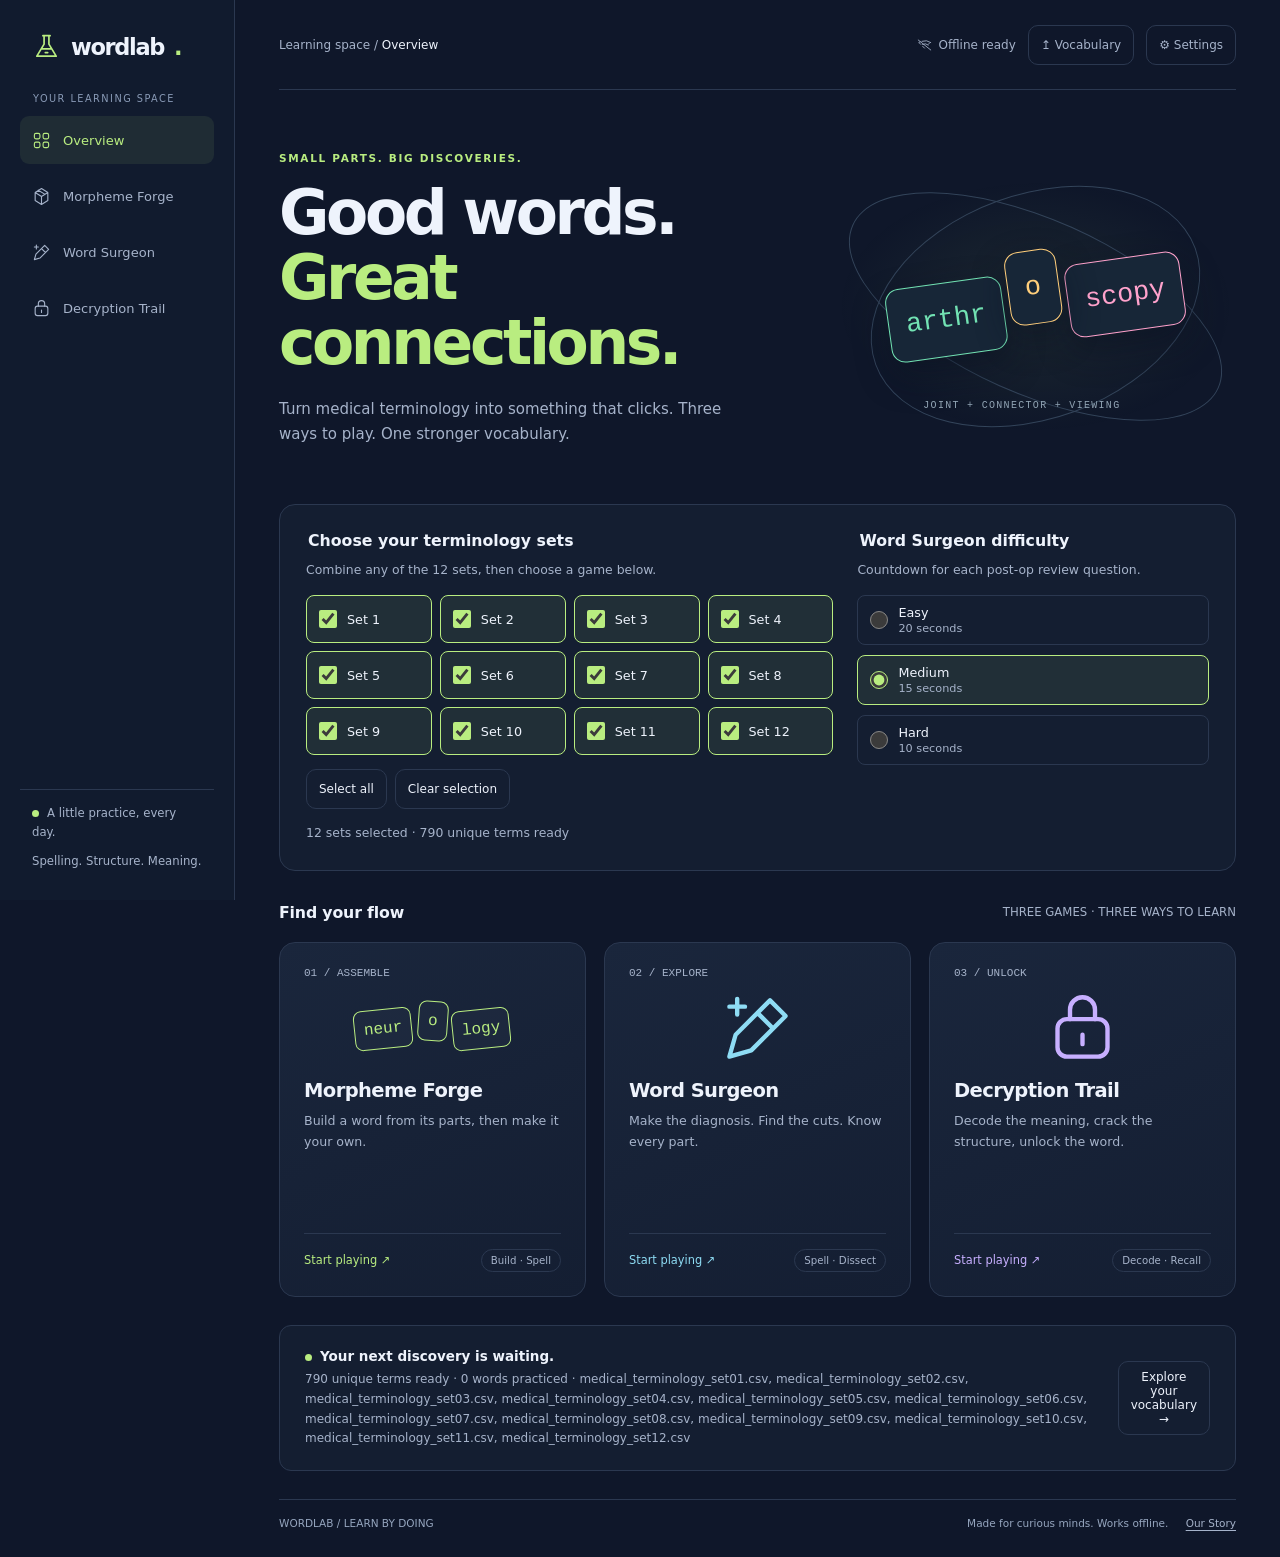
<file: index.html>
<!doctype html>
<html lang="en"><head><meta charset="utf-8"><meta name="viewport" content="width=device-width,initial-scale=1">
<meta name="theme-color" content="#0f172a"><meta name="description" content="Three offline games to learn medical terminology through spelling, word parts, and definitions.">
<title>Wordlab | Medical vocabulary, made memorable</title><style>:root{color-scheme:dark;--bg:#0f172a;--panel:#172136;--edge:#2b3850;--ink:#eef3fc;--muted:#a6b3ca;--accent:#b9ed80;--accent-rgb:185,237,128;--prefix:#a8b5ff;--root:#72e2b3;--vowel:#ffce7b;--suffix:#ffa2cc;font-family:system-ui,-apple-system,"Segoe UI",sans-serif;font-size:15px}*{box-sizing:border-box}body{margin:0;background:var(--bg);color:var(--ink);min-width:320px}button,input,select{font:inherit}button,a,input,select{-webkit-tap-highlight-color:transparent;touch-action:manipulation}button,a{transition:background .18s,transform .18s,border-color .18s}button{cursor:pointer}button:disabled{opacity:.45;cursor:default}button:focus-visible,a:focus-visible,input:focus-visible,summary:focus-visible,select:focus-visible{outline:3px solid var(--accent);outline-offset:4px}a{color:inherit;text-decoration:none}button{color:inherit;background:transparent;border:1px solid var(--edge);border-radius:10px;min-height:48px;padding:10px 17px}button:hover:not(:disabled){background:#27344c;border-color:#677993}input,select{background:#101a2d;color:var(--ink);border:1px solid #46546d;border-radius:10px;min-height:50px;padding:12px 15px;max-width:100%}input::placeholder{color:#8e9cb4}p{line-height:1.65}h1,h2,h3,p{margin-top:0}h1{font-size:clamp(2.4rem,4.8vw,4.7rem);line-height:1.06;font-weight:650;letter-spacing:-.055em;margin-bottom:22px}h2{font-size:1.6rem;letter-spacing:-.035em;font-weight:600}h3{font-size:1.15rem;font-weight:600}.muted{color:var(--muted)}.eyebrow{text-transform:uppercase;letter-spacing:.16em;font-size:.7rem;font-weight:700;color:var(--accent);margin-bottom:16px}.shell{display:grid;grid-template-columns:235px minmax(0,1fr);min-height:100vh}.sidebar{padding:32px 20px;border-right:1px solid var(--edge);display:flex;flex-direction:column;gap:32px;position:sticky;top:0;height:100vh;background:#111b2e}.brand{display:flex;align-items:center;gap:10px;font-size:1.5rem;font-weight:700;letter-spacing:-.06em;padding:0 12px}.brand svg{color:var(--accent)}.brand small{color:var(--muted);font-weight:400}.nav-label{font-size:.65rem;letter-spacing:.15em;color:#899ab6;padding:0 13px;margin-bottom:12px}.nav{display:grid;gap:8px}.nav a{padding:14px 12px;border-radius:9px;color:var(--muted);display:flex;align-items:center;gap:12px;min-height:48px;font-size:.87rem}.nav a:hover{background:#202e44;color:white}.nav a.active{color:var(--accent);background:rgba(var(--accent-rgb),.08)}.nav svg{width:19px;height:19px}.sidebar-bottom{margin-top:auto;padding:14px 12px 0;border-top:1px solid var(--edge);font-size:.78rem;color:var(--muted)}.status-dot{display:inline-block;width:7px;height:7px;background:var(--accent);border-radius:50%;margin-right:8px}.main{padding:0 44px 28px;max-width:1530px;width:100%;margin:auto}.topbar{height:90px;display:flex;align-items:center;justify-content:space-between;border-bottom:1px solid var(--edge);gap:12px;color:var(--muted);font-size:.8rem}.topbar strong{color:var(--ink);font-weight:500}.top-actions{display:flex;align-items:center;gap:12px}.small-button{font-size:.8rem;padding:8px 12px;min-height:40px}.offline{display:flex;align-items:center;gap:7px}.offline svg{width:15px}.hero{display:grid;grid-template-columns:1.3fr 1fr;align-items:center;gap:35px;padding:62px 0 42px}.hero p{color:var(--muted);max-width:470px;font-size:1rem}.accent{color:var(--accent)}.hero-art{height:255px;position:relative;display:grid;place-content:center;background:radial-gradient(ellipse,rgba(var(--accent-rgb),.08),transparent 70%);isolation:isolate}.hero-art::before,.hero-art::after{content:"";position:absolute;border:1px solid #33445a;border-radius:50%;inset:15px 30px;transform:rotate(-20deg);z-index:-1}.hero-art::after{inset:40px 0;transform:rotate(24deg)}.molecule{display:flex;gap:6px;align-items:center;transform:rotate(-8deg);position:relative}.molecule span{font-size:clamp(1rem,2.1vw,2rem);padding:21px 17px;border:1px solid currentColor;border-radius:14px;background:#172637;box-shadow:0 15px 35px #080e2077;font-family:ui-monospace,monospace}.molecule span:nth-child(2){transform:translateY(-20px)}.art-note{position:absolute;font:10px ui-monospace,monospace;letter-spacing:.13em;color:#91a4b4;bottom:23px;left:22%}.section-line{display:flex;align-items:center;justify-content:space-between;gap:10px;margin:8px 0 20px}.section-line h2{font-size:1.05rem;letter-spacing:-.01em;margin:0}.section-line span{font-size:.78rem;color:var(--muted)}.games{display:grid;grid-template-columns:repeat(3,minmax(0,1fr));gap:18px}.game-card{border:1px solid var(--edge);border-radius:16px;padding:24px;background:linear-gradient(155deg,#1a263c,#141e32);display:flex;flex-direction:column;min-height:355px;overflow:hidden;position:relative}.game-card:hover{border-color:var(--card-accent);transform:translate3d(0,-5px,0)}.game-card .number{font:11px ui-monospace,monospace;color:var(--muted)}.card-art{height:100px;display:flex;align-items:center;justify-content:center;gap:5px;color:var(--card-accent)}.card-art svg{width:75px;height:75px}.card-art .mini-tile{border:1px solid currentColor;border-radius:8px;padding:10px 9px;background:#ffffff06;font:16px ui-monospace,monospace;transform:rotate(-6deg)}.card-art .mini-tile:nth-child(2){transform:translateY(-8px) rotate(4deg)}.game-card h3{font-size:1.3rem;letter-spacing:-.03em;margin-bottom:9px}.game-card p{font-size:.84rem;color:var(--muted);margin-bottom:18px}.card-footer{margin-top:auto;display:flex;justify-content:space-between;font-size:.76rem;color:var(--card-accent);align-items:center;padding-top:15px;border-top:1px solid var(--edge)}.pill{border:1px solid var(--edge);border-radius:20px;padding:5px 9px;font-size:.68rem;color:var(--muted);white-space:nowrap}.session-banner{border:1px solid var(--edge);border-radius:12px;padding:21px 25px;display:flex;justify-content:space-between;align-items:center;gap:20px;margin:28px 0;background:#141e31}.session-banner p{font-size:.8rem;color:var(--muted);margin:5px 0 0}.session-banner strong{font-size:.9rem}.footer{display:flex;justify-content:space-between;gap:12px;color:#96a6bf;font-size:.7rem;padding-top:17px;margin-top:22px;border-top:1px solid var(--edge)}.game-header{padding:34px 0 25px;display:flex;align-items:center;justify-content:space-between;gap:22px}.game-header h1{font-size:2.4rem;margin-bottom:10px}.game-header p{color:var(--muted);font-size:.87rem;margin:0}.stats{display:flex;gap:24px;text-align:right}.stat strong{font:1.4rem ui-monospace,monospace;display:block;color:var(--accent)}.stat span{font-size:.65rem;letter-spacing:.12em;text-transform:uppercase;color:var(--muted)}.game-layout{display:grid;grid-template-columns:minmax(0,1fr) 250px;gap:23px}.workbench{background:#151f33;border:1px solid var(--edge);border-radius:16px;padding:28px;min-height:520px;position:relative}.bench-top{display:flex;justify-content:space-between;align-items:center;gap:8px;margin-bottom:27px;font-size:.7rem;color:var(--muted);letter-spacing:.1em;text-transform:uppercase}.stepper{display:flex;gap:6px;align-items:center}.stepper span{background:#26334b;height:4px;width:27px;border-radius:4px}.stepper span.done{background:var(--accent)}.brief{border-left:2px solid var(--accent);padding-left:18px;margin-bottom:28px}.brief h2{font-size:clamp(1.3rem,2vw,1.8rem);line-height:1.4;margin:7px 0 9px;letter-spacing:-.025em}.brief .eyebrow{margin:0;color:var(--muted)}.phonetics{font: .84rem ui-monospace,monospace;color:var(--muted);display:flex;gap:9px;align-items:center}.phonetics button{padding:3px 9px;min-height:36px;font-size:.8rem}.help-line{font-size:.83rem;color:var(--muted);margin-bottom:15px}.slots,.tiles{display:flex;flex-wrap:wrap;gap:10px}.slots{padding:20px 0 26px;border-bottom:1px dashed #3a4961;margin-bottom:23px}.slot{display:flex;flex-direction:column;gap:5px;align-items:center;min-width:80px;min-height:83px;border-style:dashed;border-color:#526079;padding:12px;font:1.1rem ui-monospace,monospace;background:#101a2b}.slot small{font: .6rem system-ui;text-transform:uppercase;letter-spacing:.08em;max-width:87px}.slot.filled{border-style:solid;animation:snap .25s ease}.slot.selected{outline:2px solid var(--accent)}.prefix{color:var(--prefix)}.root{color:var(--root)}.vowel{color:var(--vowel)}.suffix{color:var(--suffix)}.tile{font:1.1rem ui-monospace,monospace;background:#1c2b3c;border-color:currentColor;min-width:58px;user-select:none;touch-action:none}.tile.selected{outline:3px solid white;transform:translateY(-4px)}.tile.used{opacity:.28}.tiles{min-height:54px}.primary{background:var(--accent);border-color:var(--accent);color:#152315;font-weight:650}.primary:hover:not(:disabled){background:#cffaa2;color:#152315;border-color:transparent}.actions{display:flex;align-items:center;gap:10px;flex-wrap:wrap;margin-top:22px}.actions .primary{margin-left:auto}.form-label{font-size:.85rem;display:block;margin:23px 0 10px}.spell-input{font:1.2rem ui-monospace,monospace;width:100%;letter-spacing:.04em}.feedback{font-size:.86rem;margin-top:18px;padding:13px 16px;border-radius:8px;border:1px solid var(--edge);line-height:1.55;background:#1c2a3f}.feedback:empty{display:none}.feedback.good{border-color:#4d8766;color:#b5edcb}.feedback.bad{border-color:#a15b68;color:#ffc1ca}.side-stack{display:grid;align-content:start;gap:17px}.side-card{border:1px solid var(--edge);border-radius:12px;padding:20px;background:#141e30}.side-card h3{font-size:.8rem;margin-bottom:15px}.side-card p,.side-card li{font-size:.78rem;color:var(--muted);line-height:1.7}.legend{display:grid;gap:14px;font-size:.76rem}.legend span{display:flex;align-items:center;gap:9px}.legend i{width:8px;height:8px;border-radius:3px;background:currentColor}.side-card ol{padding-left:18px;margin:0}.progress-track{height:5px;background:#2a354b;border-radius:5px;margin:15px 0;overflow:hidden}.progress-track span{display:block;height:100%;background:var(--accent);transition:width .3s}.session-count{display:flex;justify-content:space-between;font-size:.75rem;color:var(--muted)}.word-display{font:clamp(1.3rem,2.7vw,2.4rem) ui-monospace,monospace;letter-spacing:.1em;text-align:center;padding:25px 0;color:var(--accent);overflow-wrap:anywhere}.ribbon{display:flex;justify-content:center;align-items:center;flex-wrap:wrap;padding:22px 0;gap:0;user-select:none}.letter{font:1.35rem ui-monospace,monospace;padding:10px 0}.cut{min-width:20px;width:20px;padding:0;border:0;border-radius:0;min-height:56px;position:relative;color:#71839d;font-size:.8rem;touch-action:none}.cut:hover:not(:disabled){background:#26344d}.cut.on{color:var(--accent)}.cut.on::after{content:"";position:absolute;background:var(--accent);width:2px;top:0;bottom:0;left:9px}.tag-row{display:flex;align-items:center;justify-content:space-between;gap:12px;margin:10px 0;padding:11px 14px;border:1px solid var(--edge);border-radius:9px}.tag-row strong{font:1.1rem ui-monospace,monospace;overflow-wrap:anywhere}.tag-row select{font-size:.8rem;min-height:48px;width:158px}.choices{display:grid;gap:12px;margin:24px 0}.choice{text-align:left;display:flex;align-items:center;gap:15px;line-height:1.5;padding:15px 17px}.choice .choice-letter{display:grid;place-items:center;min-width:30px;height:30px;border-radius:7px;background:#ffffff08;font: .8rem ui-monospace,monospace;color:var(--muted)}.choice.wrong{border-color:#cf7080;background:#ad4d5a16}.choice.correct{border-color:var(--accent);background:rgba(var(--accent-rgb),.09)}.formula{display:flex;gap:7px;flex-wrap:wrap;align-items:center;font:1rem ui-monospace,monospace}.formula small{display:block;font:.59rem system-ui;text-transform:uppercase;letter-spacing:.06em;margin-bottom:3px}.formula-part{padding:7px 9px;background:#ffffff05;border-radius:5px}.gate-map{display:flex;gap:12px;margin:22px 0}.gate{flex:1;border:1px solid var(--edge);padding:14px 8px;border-radius:9px;text-align:center;font-size:.7rem;color:var(--muted)}.gate.current{color:var(--accent);border-color:var(--accent)}.gate b{display:block;font:1.2rem ui-monospace,monospace;margin-bottom:6px}.timer{font:1rem ui-monospace,monospace;color:var(--accent)}.timer.urgent{color:#ffa6b7}.keyboard{display:grid;gap:7px;margin-top:22px}.keyboard-row{display:flex;gap:5px;justify-content:center}.key{padding:5px;min-width:0;flex:1;max-width:48px;font:.85rem ui-monospace,monospace;min-height:48px;background:#202e46}.key.wide{max-width:88px;flex:1.8}.typing-progress{font:1.2rem ui-monospace,monospace;overflow-wrap:anywhere;letter-spacing:.05em;padding:16px 0;min-height:52px}.typing-progress .right{color:var(--root)}.typing-progress .wrong{color:#ff91a6;background:#84223c44}.complete{text-align:center;padding:25px 5px}.complete .seal{width:80px;height:80px;border:1px solid var(--accent);border-radius:50%;display:grid;place-items:center;color:var(--accent);font-size:2rem;margin:0 auto 25px;box-shadow:0 0 80px rgba(var(--accent-rgb),.15)}.complete h2{font-size:2.2rem}.complete .term{font:1.6rem ui-monospace,monospace;color:var(--accent);overflow-wrap:anywhere}.part-review{display:flex;justify-content:center;flex-wrap:wrap;gap:9px;margin:24px 0}.part-review span{padding:10px;border:1px solid var(--edge);border-radius:8px;font:1rem ui-monospace,monospace}.part-review small{display:block;font:.7rem system-ui;color:var(--muted);max-width:130px;margin-top:5px}.confetti{pointer-events:none;position:absolute;inset:0;overflow:hidden;border-radius:16px}.confetti i{position:absolute;left:50%;top:34%;height:7px;width:7px;background:var(--accent);animation:burst 1s ease-out forwards;transform:rotate(var(--rotation))}.modal-backdrop{position:fixed;inset:0;background:#060d1ecb;display:grid;place-items:center;padding:20px;z-index:20;backdrop-filter:blur(6px)}.modal{width:650px;max-width:100%;max-height:90vh;overflow:auto;background:#18243a;border:1px solid #43516b;border-radius:18px;padding:28px;box-shadow:0 30px 100px #0008}.modal-head{display:flex;align-items:center;justify-content:space-between;gap:15px}.modal p{color:var(--muted);font-size:.85rem}.dropzone{padding:28px 18px;border:1px dashed #687b96;border-radius:12px;text-align:center;margin:20px 0}.dropzone.over{background:#b9ed8014;border-color:var(--accent)}.dropzone input{font-size:.8rem;width:100%;padding:9px}.dataset-info{font-size:.8rem;color:var(--muted);line-height:1.6}.settings{display:flex;gap:15px;align-items:center;margin:16px 0;flex-wrap:wrap}.settings label{font-size:.85rem}.settings input[type=checkbox]{width:20px;min-height:20px;accent-color:var(--accent)}.glossary-item{font-size:.8rem;line-height:1.6;border-bottom:1px solid var(--edge);padding:10px 0}.glossary-item:last-child{border:0}.glossary-item strong{font-family:ui-monospace,monospace}.glossary-item span{color:var(--muted)}.empty{text-align:center;padding:65px 15px}.shake{animation:shake .25s}.sr-only{position:absolute;width:1px;height:1px;padding:0;margin:-1px;overflow:hidden;clip:rect(0,0,0,0);white-space:nowrap;border:0}@keyframes snap{from{transform:scale(.9)}to{transform:scale(1)}}@keyframes shake{25%{transform:translateX(-4px)}75%{transform:translateX(4px)}}@keyframes burst{to{transform:translate(var(--x),var(--y)) rotate(210deg);opacity:0}}@media(min-width:1450px){.main{padding-left:60px;padding-right:60px}.hero{padding-top:75px;padding-bottom:55px}.game-card{min-height:390px}}@media(max-width:1150px){.shell{grid-template-columns:200px minmax(0,1fr)}.main{padding:0 25px 25px}.sidebar{padding:28px 12px}.game-layout{grid-template-columns:minmax(0,1fr)}.side-stack{grid-template-columns:repeat(3,minmax(0,1fr));gap:12px}.side-card{padding:16px}.game-card{padding:20px;min-height:350px}.hero-art .molecule span{padding:17px 10px}.hero{gap:15px}}@media(max-width:820px){.shell{grid-template-columns:1fr}.sidebar{position:static;width:100%;height:auto;border-right:0;border-bottom:1px solid var(--edge);padding:17px 22px;gap:16px}.brand{padding:0}.sidebar-bottom,.nav-label{display:none}.nav{display:flex;gap:8px;overflow-x:auto}.nav a{white-space:nowrap;padding:9px 11px;font-size:.78rem;min-height:42px}.nav svg{width:16px;height:16px}.topbar{height:68px}.hero{padding:38px 0 27px;grid-template-columns:1.3fr 1fr}h1{font-size:3.2rem}.games{gap:12px}.game-card{padding:18px;min-height:345px}.game-card h3{font-size:1.14rem}.game-card p{font-size:.78rem}.card-art .mini-tile{padding:9px 5px;font-size:13px}.card-footer .pill{display:none}.hero-art{height:220px}.art-note{font-size:8px;left:15%}}@media(max-width:580px){.main{padding:0 18px 22px}.sidebar{padding:16px 18px}.nav{gap:0;justify-content:space-between}.nav a{font-size:.7rem;padding:8px 7px;gap:5px}.nav svg{display:none}.brand{font-size:1.35rem}.topbar{font-size:.7rem;height:65px}.offline{display:none}.top-actions{gap:5px}.small-button{font-size:.7rem;padding:8px 10px}.hero{grid-template-columns:1fr;padding-top:37px;gap:0}.hero h1{font-size:3.2rem;max-width:350px}.hero p{font-size:.92rem;margin-bottom:0}.hero-art{height:190px;margin:10px 0}.hero-art .molecule span{font-size:1.6rem;padding:17px}.hero-art::before{inset:15px 40px}.hero-art::after{inset:35px 20px}.art-note{left:23%;bottom:6px}.games{grid-template-columns:1fr}.game-card{min-height:245px;padding:22px}.card-art{position:absolute;right:18px;top:18px;height:65px;opacity:.8}.card-art svg{width:55px;height:55px}.card-art .mini-tile{font-size:12px}.game-card h3{font-size:1.5rem;margin-top:30px}.game-card p{font-size:.87rem;max-width:280px}.card-footer .pill{display:block}.section-line span{font-size:.67rem}.session-banner{padding:20px;align-items:flex-start;flex-direction:column;gap:13px}.session-banner button{width:100%}.footer{font-size:.62rem}.game-header{align-items:flex-start;padding:27px 0 22px;gap:10px}.game-header h1{font-size:1.9rem}.game-header p{font-size:.78rem}.stats{gap:12px}.stat strong{font-size:1.1rem}.stat span{font-size:.52rem}.workbench{padding:20px 16px;min-height:470px}.side-stack{grid-template-columns:1fr}.side-card ol{display:flex;gap:25px;flex-wrap:wrap}.slots{gap:7px}.slot{min-width:70px;flex:1;padding:10px 7px;min-height:80px}.slot small{font-size:.55rem}.tile{font-size:1rem;padding:10px 14px}.bench-top{font-size:.62rem}.brief{padding-left:13px}.brief h2{font-size:1.35rem}.keyboard-row{gap:3px}.key{font-size:.8rem;padding:3px;min-height:48px}.choice{padding:13px 11px;font-size:.84rem}.letter{font-size:1.1rem}.cut{min-width:16px;width:16px}.cut.on::after{left:7px}.tag-row{padding:10px;gap:7px}.tag-row select{width:145px}.modal{padding:20px}.modal h2{font-size:1.3rem}.game-header .eyebrow{font-size:.6rem}.actions .primary{margin-left:0;flex:1}.game-header .stats{padding-top:4px}}@media(prefers-reduced-motion:reduce){*,*::before,*::after{animation:none!important;transition:none!important;scroll-behavior:auto!important}}
:root{--touch-target:48px}
.launch-setup{display:grid;grid-template-columns:minmax(0,1.5fr) minmax(250px,1fr);gap:24px;padding:26px;margin:0 0 32px;border:1px solid var(--edge);border-radius:16px;background:#141e31}
.launch-setup fieldset{min-width:0;margin:0;padding:0;border:0}
.launch-setup legend{font-weight:650;font-size:1.05rem;margin-bottom:10px}
.set-checklist{display:grid;grid-template-columns:repeat(4,minmax(0,1fr));gap:8px}
.set-option,.difficulty-option{display:flex;align-items:center;gap:10px;min-height:48px;padding:9px 12px;border:1px solid var(--edge);border-radius:8px;cursor:pointer;font-size:.85rem}
.set-option:has(input:checked),.difficulty-option:has(input:checked){background:rgba(var(--accent-rgb),.08);border-color:var(--accent)}
.launch-setup input{width:18px;height:18px;min-height:18px;margin:0;accent-color:var(--accent);flex-shrink:0;padding:0}
.set-actions{display:flex;flex-wrap:wrap;gap:8px;margin:14px 0}
#set-summary{margin:12px 0 0}
.difficulty-options{display:grid;gap:10px}
.difficulty-option small{display:block;color:var(--muted);font-size:.75rem;margin-top:2px}
[data-game-link][aria-disabled=true]{opacity:.5;cursor:not-allowed}
.phonetics{flex-wrap:wrap}
@media(max-width:1150px){.launch-setup{grid-template-columns:1fr}.difficulty-options{grid-template-columns:repeat(3,minmax(0,1fr))}}
@media(max-width:580px){.launch-setup{padding:20px 16px;gap:26px}.set-checklist{grid-template-columns:repeat(3,minmax(0,1fr))}.set-option{padding:8px;font-size:.8rem;gap:7px}.difficulty-options{grid-template-columns:1fr}.difficulty-option small{display:inline;margin-left:10px}}
.cut{width:48px;min-width:48px;min-height:56px}
.cut.on::after{left:23px}
@media(max-width:580px){
  .nav a,.small-button,.phonetics button{min-height:var(--touch-target)}
  .keyboard{grid-template-columns:repeat(5,minmax(48px,1fr));gap:6px}
  .keyboard-row{display:contents}
  .key,.key.wide{max-width:none;width:100%;min-height:var(--touch-target)}
  .cut{min-width:48px;width:48px}
  .cut.on::after{left:23px}
}
@media(max-width:350px){.keyboard{grid-template-columns:repeat(4,minmax(48px,1fr))}}
.story-link{display:inline-block;margin-left:14px;font-size:inherit;color:var(--muted);text-decoration:underline;text-underline-offset:3px}
.story-link:hover,.story-back:hover{color:var(--accent)}
.story-back{display:inline-flex;align-items:center;gap:8px;min-height:48px}
.story-body .main{margin-top:0;min-width:0}
.story-page{max-width:1000px;margin:0 auto;overflow-wrap:anywhere}
.story-hero{padding:58px 0 26px}
.story-hero h1{margin-bottom:18px}
.story-hero p{color:var(--muted);font-size:1.1rem;max-width:650px}
.story-contents{display:flex;gap:8px 24px;flex-wrap:wrap;padding:18px 0 26px;margin-bottom:16px;border-bottom:1px solid var(--edge);font-size:.85rem}
.story-contents a{display:inline-flex;align-items:center;min-height:48px;color:var(--accent);text-decoration:underline;text-underline-offset:5px}
.story-section{padding:32px;margin:0 0 24px;background:#151f33;border:1px solid var(--edge);border-radius:16px;scroll-margin-top:24px}
.story-section h2{font-size:2rem;margin-bottom:22px}
.story-section p,.story-section li{line-height:1.85;color:var(--muted)}
.story-section p:last-child{margin-bottom:0}
.story-section strong{color:var(--ink);font-weight:600}
.story-section a{color:var(--accent);text-decoration:underline;text-underline-offset:3px}
.story-section ul,.story-section ol{padding-left:25px;margin:16px 0 24px}
.story-section li{padding-left:4px;margin:9px 0}
.story-document{font-size:.94rem}
.story-document h3{font-size:1.45rem;line-height:1.4;letter-spacing:-.025em;margin:32px 0 22px}
.story-document h3:first-child{margin-top:8px}
.story-document h4{font-size:1.2rem;line-height:1.45;letter-spacing:-.015em;margin:32px 0 15px}
.story-document h5,.story-document h6{font-size:1rem;line-height:1.5;margin:26px 0 14px}
.story-document hr{border:0;border-top:1px solid var(--edge);margin:32px 0}
.story-document blockquote{margin:24px 0;padding:4px 0 4px 20px;border-left:3px solid var(--accent)}
.story-document pre{max-width:100%;overflow:auto;padding:20px;background:#101a2b;border:1px solid var(--edge);border-radius:10px;line-height:1.65;white-space:pre;overflow-wrap:normal;font-size:.8rem}
.story-document code{font-family:ui-monospace,Consolas,monospace;color:#cfe7b7}
.story-document :not(pre)>code{font-size:.9em;background:#101a2b;border-radius:4px;padding:2px 5px}
.story-table{overflow:auto;max-width:100%;margin:24px 0;border:1px solid var(--edge);border-radius:10px}
.story-table table{width:100%;min-width:640px;border-collapse:collapse;font-size:.83rem;line-height:1.7}
.story-table th,.story-table td{text-align:left;vertical-align:top;padding:13px 16px;border-bottom:1px solid var(--edge);min-width:140px}
.story-table th{color:var(--ink);background:#1c2a3f;font-weight:600}
.story-table td{color:var(--muted)}
.story-table tr:last-child td{border-bottom:0}
.math{white-space:nowrap;font-family:ui-serif,Georgia,serif;font-style:italic}
.story-license{margin-top:26px;padding-top:24px;border-top:1px solid var(--edge);font-size:.86rem}
.story-license h3{font-size:1.2rem}
@media(max-width:580px){.story-hero{padding-top:36px}.story-hero h1{font-size:3rem}.story-hero p{font-size:1rem}.story-section{padding:24px 18px}.story-section h2{font-size:1.7rem}.story-contents{gap:0 18px}.story-document h3{font-size:1.3rem}.story-document pre{padding:14px}.story-link{margin-left:8px}}
</style></head>
<body data-game="index"><div id="app"></div><noscript>Enable JavaScript to play these vocabulary games.</noscript>
<script id="embedded-csv" type="application/json">"Term,Phonetics,prefix,root_1,c_vowel_1,root_2,c_vowel_2,root_3,c_vowel_3,suffix_1,suffix_2,Basic Definition\nAnechoic,\"an\"\"e-ko'ik\",an,echo,,,,,,ic,,Pertaining to no/absent echo\nAnterior,an-te're-or,,anter,,,,,,i,or,Pertaining/referring to the front\nCaudal,kaw'dal,,caud,,,,,,al,,Pertaining to the tail\nCaudocranial,\"kaw'do-kra\"\"ne-al\",,caud,o,crani,,,,al,,Pertaining to tail to head\nContralateral,\"kon\"\"trah-lat'er-al\",contra,later,,,,,,al,,Pertaining to opposite side\nCranial,kra'ne-al,,crani,,,,,,al,,Pertaining to the head\nCranium,kra'ne-um,,crani,,,,,,um,,The head\nCraniocaudal,kra'ne-o-kaw'dal,,crani,o,caud,,,,al,,Pertaining to head to tail\nDistal,dis'tal,,dist,,,,,,al,,Pertaining to farthest\nDorsal,dor'sal,,dors,,,,,,al,,Pertaining to the back (dorsum)\nDorsopalmar,\"dor'so-pal\"\"mar\",,dors,o,palm,,,,ar,,Pertaining to back to palm\nDorsoplantar,\"dor'so-plan\"\"tar\",,dors,o,plant,,,,ar,,Pertaining to back to sole\nDorsoventral,\"dor'so-ven\"\"tral\",,dors,o,ventr,,,,al,,Pertaining to back to belly\nEchogenic,\"ek\"\"o-jen'ik\",,echo,,,,,,gen,ic,Pertaining to echo producing\nEchogenicity,\"ek\"\"o-jen-is'i-te\",,echo,,,,,,gen,icity,Characteristic of echo production\nHeterogenous,\"het\"\"er-oj'e-nes\",,heter,o,,,,,gen,ous,Pertaining to difference producing\nHomogenous,\"hom\"\"oj'e-nes\",homo,gen,,,,,,ous,,Pertaining to sameness producing\nHyperechoic,\"hi\"\"per-e-ko'ik\",hyper,echo,,,,,,ic,,Pertaining to excessive echo\nHypoechoic,\"hi\"\"po-e-ko'ik\",hypo,echo,,,,,,ic,,Pertaining to deficient/under echo\nInferior,in-fe're-or,,infer,,,,,,i,or,Pertaining to lower/below\nIsoechoic,\"i\"\"so-e-ko'ik\",iso,echo,,,,,,ic,,Pertaining to equal/same echo\nLateral,lat'er-al,,later,,,,,,al,,Pertaining to the side\nMedial,me'de-al,,medi,,,,,,al,,Pertaining to the middle\nMedian,me'de-an,,medi,,,,,,an,,Pertaining to the middle\nPalmar,pal'mar,,palm,,,,,,ar,,Pertaining to the palm\nPlantar,plan'tar,,plant,,,,,,ar,,Pertaining to the sole\nPosterior,pos-te're-or,,poster,,,,,,i,or,Pertaining to the behind/back\nProximal,prok'si-mal,,proxim,,,,,,al,,Pertaining to nearest\nRostral,ros'tral,,rostr,,,,,,al,,Pertaining to the beak/nose\nSagittal,saj'i-tal,,sagitt,,,,,,al,,Pertaining to arrow (division)\nSuperior,soo-pe're-or,super,i,,,,,,or,,Pertaining to higher/above\nTransect,tran-sekt',trans,ect,,,,,,,,To cut across\nTransverse,trans-vers',trans,verse,,,,,,,,Turning across\nVentral,ven'tral,,ventr,,,,,,al,,Pertaining to the belly\nVentrodorsal,\"ven'tro-dor\"\"sal\",,ventr,o,dors,,,,al,,Pertaining to belly to back\nAnaphase,an'uh-faz,,ana,,phase,,,,,,Up/apart stage\nAtomic,uh-tom'ik,,atom,,,,,,ic,,Pertaining to an atom\nBiochemistry,\"bi\"\"o-kem'is-tre\",bi,chemistry,o,,,,,,,Life chemistry\nBiological,\"bi\"\"o-loj'i-kul\",bi,log,o,,,,,ic,al,Pertaining to life study\nCellular,sel'u-lar,,cellul,,,,,,ar,,Pertaining to cells\nCentromere,sen'tro-mer,,centr,o,mere,,,,,,Center part\nChromosome,kro'mo-som,,chrom,o,some,,,,,,Color body\nCovalent,ko-va'lent,,co,,val,,,,ent,,Together strength/power\nCytology,si-tol'uh-je,,cyt,o,logy,,,,,,Study of cells\nCytoplasmic,\"si\"\"to-plaz'mik\",,cyt,o,plasm,,,,ic,,Pertaining to cell matter\nDehydration,\"de\"\"hi-dra'shun\",de,hydr,a,,,,,tion,,Act of down/away water\nElectrolyte,e-lek'tro-lit,,electr,o,lyte,,,,,,Electricity soluble substance\nElectron,e-lek'tron,,electr,,,,,,on,,Electricity unit\nElectrovalent,\"e-lek\"\"tro-va'lent\",,electr,o,val,,,,ent,,Electricity power/charge\nEndoplasm,en'do-plazm,endo,plasm,,,,,,,,Within matter\nExocytosis,\"ek\"\"so-si-to'sis\",,exo,o,cyt,,,,sis,,Condition of out of cell\nExtracellular,\"eks\"\"truh-sel'u-lar\",,extra,,cellul,,,,ar,,Pertaining to outside cells\nHomeostasis,\"ho\"\"me-o-sta'sis\",,home,o,,,,,stasis,,State of sameness/constancy\nHydration,hi-dra'shun,,hydr,a,,,,,tion,,Act of water\nHypertonic,\"hi\"\"per-ton'ik\",hyper,ton,,,,,,ic,,Pertaining to excess tone/tension\nHypoglycemia,\"hi\"\"po-gli-se'me-uh\",hypo,glyc,,,,,,emia,,Blood condition of low sugar\nHypokalemia,\"hi\"\"po-kuh-le'me-uh\",hypo,kal,,,,,,emia,,Blood condition of low potassium\nHyponatremia,\"hi\"\"po-nuh-tre'me-uh\",hypo,natr,,,,,,emia,,Blood condition of low sodium\nHypotension,\"hi\"\"po-ten'shun\",hypo,tens,,ion,,,,,,State of low pressure\nHypotonic,\"hi\"\"po-ton'ik\",hypo,ton,,,,,,ic,,Pertaining to deficient tension\nInterphase,in'ter-faz,inter,phase,,,,,,,,Between stage\nInterstitial,\"in\"\"ter-stish'ul\",inter,stiti,,,,,,al,,Pertaining to standing between\nIntracellular,\"in\"\"truh-sel'u-lar\",intra,cellul,,,,,,ar,,Pertaining to within cells\nIsotonic,\"i\"\"so-ton'ik\",iso,ton,,,,,,ic,,Pertaining to equal tension\nLipid,lip'id,,lip,,,,,,id,,Fat substance\nLysosome,li'so-som,,lys,o,some,,,,,,Dissolution body\nMetaphase,met'uh-faz,meta,phase,,,,,,,,Beyond/after stage\nMitochondria,\"mi\"\"to-kon'dre-uh\",,mit,o,chondri,a,,,,,Thread granule (organelles)\nMitosis,mi-to'sis,,mit,o,,,,,sis,,Condition of thread (cell division)\nMolecular,mo-lek'u-lar,,molecul,,,,,,ar,,Pertaining to molecules\nMolecule,mol'e-kul,,molecul,,,,,,e,,Little mass\nMonosaccharide,\"mon\"\"o-sak'uh-rid\",,mon,o,sacchar,,ide,,,,One sugar\nNeutron,noo'tron,,neutr,,,,,,on,,Neutral unit\nNucleolus,noo-kle'o-lus,,nucle,,ol,,,,us,,Little nucleus\nNucleus,noo'kle-us,,nucle,,,,,,us,,Kernel/nut (cell core)\nOrganelle,\"or\"\"guh-nel'\",,organ,,elle,,,,,,Little organ\nOrganic,or-gan'ik,,organ,,,,,,ic,,Pertaining to an organ/living organism\nOsmosis,oz-mo'sis,,osm,o,,,,,sis,,Condition of impulsion/pushing\nOsmotic,oz-mot'ik,,osm,o,,,,,tic,,Pertaining to impulsion (osmosis)\nPathogenic,\"path\"\"o-jen'ik\",,path,o,,,,,gen,ic,Pertaining to disease producing\nPathology,puh-thol'uh-je,,path,o,logy,,,,,,Study of disease\nPhagocytosis,\"fag\"\"o-si-to'sis\",,phag,o,cyt,o,,,sis,,Condition of eating (by) cells\nPhysiology,\"fiz\"\"e-ol'uh-je\",,physi,o,logy,,,,,,Study of nature/natural processes\nProphase,pro'faz,,pro,,phase,,,,,,Before stage\nProton,pro'ton,,prot,,,,,,on,,First unit\nReticular,re-tik'u-lar,,reticul,,,,,,ar,,Pertaining to a small net\nReticulum,re-tik'u-lum,,reticul,,,,,,um,,A small net\nRibosomal,\"ri\"\"bo-so'mul\",,rib,o,som,,,,al,,Pertaining to RNA bodies\nSubatomic,\"sub\"\"uh-tom'ik\",sub,atom,,,,,,ic,,Pertaining to under atoms\nSymbiosis,\"sim\"\"be-o'sis\",sym,bi,o,,,,,sis,,Condition of living together\nTelophase,tel'o-faz,,tel,o,phase,,,,,,End stage\nVacuole,vak'u-ol,,vacu,,,,,,ole,,A small emptiness/cavity\nAnticoagulant,\"an\"\"ti-ko-ag'u-lant\",anti,coagul,,ant,,,,,,Against clotting\nDeoxyhemoglobin,\"de-ok\"\"se-he\"\"mo-glo'bin\",deoxy,hem,o,glob,,,,in,,Hemoglobin without oxygen\nDermatitis,\"der\"\"mah-ti'tis\",,dermat,,,,,,itis,,Inflammation of skin\nEchinocyte,e-kin'o-sit,,echin,o,,,,,cyte,,Sea urchin/burr cell\nEdematous,e-dem'uh-tus,,edemat,,,,,,ous,,Pertaining to swelling/edema\nEosinophil,\"e\"\"o-sin'o-fil\",,eosin,o,,,,,phil,,Dawn/rose (dye) loving\nEosinophilia,\"e\"\"o-sin\"\"o-fil'e-uh\",,eosin,o,,,,,phil,ia,Condition of rose loving (cells)\nErythematous,\"er\"\"i-them'uh-tus\",,erythemat,,,,,,ous,,Pertaining to redness\nErythrocyte,e-rith'ro-sit,,erythr,o,,,,,cyte,,A red cell\nErythropoiesis,\"e-rith\"\"ro-poi-e'sis\",,erythr,o,,,,,poiesis,,Formation of red (cells)\nErythropoietin,\"e-rith\"\"ro-poi'e-tin\",,erythr,o,poie,,,,tin,,Red formation substance\nHemagglutination,\"he\"\"muh-gloo\"\"ti-na'shun\",,hem,a,agglutin,,,,tion,,Act of blood clumping\nHematocrit,he-mat'o-krit,,hemat,o,crit,,,,,,To separate blood\nHematology,\"he\"\"muh-tol'uh-je\",,hemat,o,logy,,,,,,Study of blood\nHematoma,\"he\"\"muh-to'muh\",,hemat,,,,,,oma,,A blood mass/tumor\nHematopoiesis,\"he\"\"muh-to\"\"poi-e'sis\",,hemat,o,,,,,poiesis,,Formation of blood\nHemoglobin,\"he\"\"mo-glo'bin\",,hem,o,glob,,,,in,,Blood sphere protein\nHemolysis,he-mol'i-sis,,hem,o,,,,,lysis,,Destruction/breakdown of blood\nHemolytic,\"he\"\"mo-lit'ik\",,hem,o,lytic,,,,,,Pertaining to blood destruction\nHemorrhage,hem'o-rij,,hem,o,rrhage,,,,,,Bursting forth of blood\nHemostasis,\"he\"\"mo-sta'sis\",,hem,o,,,,,stasis,,Standing/stopping of blood\nHyperlipemia,\"hi\"\"per-li-pe'me-uh\",hyper,lip,,,,,,emia,,Blood condition of excess fat\nHyperproteinemia,\"hi\"\"per-pro\"\"te-in-e'me-uh\",hyper,protein,,,,,,emia,,Blood condition of excess protein\nHypocalcemia,\"hi\"\"po-kal-se'me-uh\",hypo,calc,,,,,,emia,,Blood condition of low calcium\nHypochromic,\"hi\"\"po-kro'mik\",hypo,chrom,,,,,,ic,,Pertaining to deficient color\nHypoproteinemia,\"hi\"\"po-pro\"\"te-in-e'me-uh\",hypo,protein,,,,,,emia,,Blood condition of low protein\nIcteric,ik-ter'ik,,icter,,,,,,ic,,Pertaining to jaundice\nImmunoglobulin,\"im\"\"u-no-glob'u-lin\",,immun,o,globul,,,,in,,Immunity sphere protein\nImmunology,\"im\"\"u-nol'uh-je\",,immun,o,logy,,,,,,Study of immunity\nLeukocyte,loo'ko-sit,,leuk,o,,,,,cyte,,A white cell\nLeukocytosis,\"loo\"\"ko-si-to'sis\",,leuk,o,cyt,o,,,sis,,Condition of white cells\nLeukopenia,\"loo\"\"ko-pe'ne-uh\",,leuk,o,,,,,penia,,Deficiency of white cells\nLipemia,li-pe'me-uh,,lip,,,,,,emia,,Blood condition of fat\nLipid,lip'id,,lip,,,,,,id,,A fat\nLymphadenectomy,\"lim-fad\"\"e-nek'tuh-me\",,lymph,,aden,,,,ectomy,,To cut out lymph glands\nLymphadenopathy,\"lim-fad\"\"e-nop'uh-the\",,lymph,o,aden,,,,pathy,,Disease of lymph nodes\nLymphocyte,lim'fo-sit,,lymph,o,,,,,cyte,,A lymph cell\nLymphocytosis,\"lim\"\"fo-si-to'sis\",,lymph,o,cyt,o,,,sis,,Condition of lymph cells\nLymphopenia,\"lim\"\"fo-pe'ne-uh\",,lymph,o,,,,,penia,,Deficiency of lymph cells\nMacrocytic,\"mak\"\"ro-sit'ik\",,macr,o,cyt,,,,ic,,Pertaining to large cells\nMethemoglobin,\"met-he\"\"mo-glo'bin\",,met,o,hem,,glob,,in,,Changed blood protein\nMicrocytic,\"mi\"\"kro-sit'ik\",,micr,o,cyt,,,,ic,,Pertaining to small cells\nMonocyte,mon'o-sit,,mon,o,,,,,cyte,,A single cell\nMonocytosis,\"mon\"\"o-si-to'sis\",,mon,o,cyt,o,,,sis,,Condition of single cells\nMyeloid,mi'e-loid,,myel,,,,,,oid,,Resembling marrow\nMyeloma,\"mi\"\"e-lo'muh\",,myel,,,,,,oma,,Tumor of bone marrow\nMyelopathy,\"mi\"\"e-lop'uh-the\",,myel,o,,,,,pathy,,Disease of spinal cord/marrow\nNeutropenia,\"noo\"\"tro-pe'ne-uh\",,neutr,o,,,,,penia,,Deficiency of neutrophils\nNeutrophil,noo'tro-fil,,neutr,o,,,,,phil,,Neutral loving (cell)\nNeutrophilia,\"noo\"\"tro-fil'e-uh\",,neutr,o,,,,,phil,ia,Condition of neutrophils\nNormocytic,\"nor\"\"mo-sit'ik\",,norm,o,cyt,,,,ic,,Pertaining to normal cells\nOxyhemoglobin,\"ok\"\"se-he\"\"mo-glo'bin\",,oxy,o,hem,,glob,,in,,Oxygenated hemoglobin\nPhagocyte,fag'o-sit,,phag,o,,,,,cyte,,An eating cell\nPhagocytosis,\"fag\"\"o-si-to'sis\",,phag,o,cyt,o,,,sis,,Process of eating (by) cells\nPleomorphic,\"ple\"\"o-mor'fik\",,ple,o,morph,,,,ic,,Pertaining to more shapes\nPoikilocytosis,\"poi\"\"ki-lo-si-to'sis\",,poikil,o,cyt,o,,,sis,,Condition of varied/irregular cells\nPolychromasia,\"pol\"\"e-kro-ma'zhuh\",poly,chrom,,asia,,,,,,Condition of many colors\nProthrombin,pro-throm'bin,,pro,,thromb,,,,in,,Before clotting substance\nPyrexia,pi-rek'se-uh,,pyrex,,,,,,ia,,A condition of fever\nRefractometer,\"re\"\"frak-tom'e-ter\",,refract,o,,,,,meter,,A breaking/bending measurer\nReticulocyte,re-tik'u-lo-sit,,reticul,o,,,,,cyte,,A net cell\nRetroperitoneal,\"re\"\"tro-per\"\"i-to-ne'al\",retro,peritone,,,,,,al,,Pertaining to behind peritoneum\nRetropharyngeal,\"re\"\"tro-fuh-rin'je-al\",retro,pharyng,,,,,,e,al,Pertaining to behind the throat\nRubriblast,roo'bri-blast,,rubri,,,,,,blast,,Red germ/sprout cell\nRubricyte,roo'bri-sit,,rubri,,,,,,cyte,,A red cell\nSchistocyte,shis'to-sit,,schist,o,,,,,cyte,,A split/fragmented cell\nSchizocyte,skiz'o-sit,,schiz,o,,,,,cyte,,A divided/split cell\nSerology,se-rol'uh-je,,ser,o,logy,,,,,,Study of serum\nSpectrophotometer,\"spek\"\"tro-fo-tom'e-ter\",,spectr,o,phot,o,,,meter,,Light vision measurer\nSpherocyte,sfer'o-sit,,spher,o,,,,,cyte,,A sphere/round cell\nSplenectomy,sple-nek'tuh-me,,splen,,,,,,ectomy,,To cut out the spleen\nSplenic,sple'nik,,splen,,,,,,ic,,Pertaining to the spleen\nSplenomegaly,\"sple\"\"no-meg'uh-le\",,splen,o,,,,,megaly,,Enlargement of the spleen\nStomatocyte,sto-mat'o-sit,,stomat,o,,,,,cyte,,A mouth cell\nThrombocyte,throm'bo-sit,,thromb,o,,,,,cyte,,A clotting cell (platelet)\nThrombocytopenia,\"throm\"\"bo-si\"\"to-pe'ne-uh\",,thromb,o,cyt,o,,,penia,,Deficiency of clotting cells\nThromboplastin,\"throm\"\"bo-plas'tin\",,thromb,o,plast,,,,in,,Clot formation substance\nAbduction,ab-duk'shun,ab,duc,,,,,,tion,,Act of away drawing/leading\nAbductor,ab-duk'ter,ab,duct,,,,,,or,,An away drawer/leader\nAdduction,ad-duk'shun,ad,duc,,,,,,tion,,Act of toward drawing/leading\nAdductor,ad-duk'ter,ad,duct,,,,,,or,,A toward drawer/leader\nAnkylosis,\"ang\"\"kuh-lo'sis\",,ankyl,o,,,,,sis,,Condition of bent/fused\nAntebrachium,\"an\"\"te-bra'ke-um\",ante,brachi,,,,,,um,,The [be]fore arm\nArthritis,ahr-thri'tis,,arthr,,,,,,itis,,Inflammation of joints\nArthrocentesis,\"ahr-thro\"\"sen-te'sis\",,arthr,o,,,,,centesis,,Puncture/tapping of a joint\nArthrodesis,ahr-thro'de'sis,,arthr,o,,,,,desis,,Fusion of a joint\nArthropathy,ahr-throp'uh-the,,arthr,o,,,,,pathy,,A disease of joints\nArthroscopy,ahr-thros'kuh-pe,,arthr,o,,,,,scopy,,Viewing of a joint\nArticular,ahr-tik'u-lar,,articul,,,,,,ar,,Pertaining to joints\nAtrophy,at'ro-fe,a,trophy,,,,,,,,A state without development\nBiceps,bi'seps,bi,ceps,,,,,,,,Two heads\nBrachium,bra'ke-um,,brachi,,,,,,um,,\"The \"\"arm\"\"\"\nCancellous,kan'sel-us,,cancell,,,,,,ous,,\"Pertaining to \"\"lattice\"\"\"\nCardiac,kar'de-ak,,cardi,,,,,,ac,,Pertaining to the heart\nCarpus,kar'pus,,carp,,,,,,us,,\"The \"\"wrist\"\"\"\nCaudal,kaw'dul,,caud,,,,,,al,,Pertaining to the tail\nCervical,ser'vi-kul,,cervic,,,,,,al,,Pertaining to the neck\nCholinergic,\"ko\"\"lin-er'jik\",,cholin,,erg,,,,ic,,Pertaining to acetylcholine work/working\nChondral,kon'drul,,chondr,,,,,,al,,Pertaining to cartilage\nChondrocyte,kon'dro-sit,,chondr,o,,,,,cyte,,A cartilage cell\nChondrodystrophic,kon'dro-dis-tro'fik,,chondr,o,dys,,troph,,ic,,Pertaining to cartilage poor/bad development\nCircumduction,\"ser\"\"kum-duk'shun\",circum,duc,,,,,,tion,,Act of around drawing/leading\nCoccygeal,kok-sij'e-ul,,coccyg,e,,,,,al,,Pertaining to the tail\nCondylar,kon'dil-ahr,,condyl,,,,,,ar,,\"Pertaining to \"\"knuckle\"\"\"\nCortical,kor'tik-ul,,cortic,,,,,,al,,Pertaining to the cortex\nCostal,kos'tul,,cost,,,,,,al,,Pertaining to rib\nCostochondral,\"kos\"\"to-kon'drul\",,cost,o,chondr,,,,al,,Pertaining to rib & cartilage\nCoxofemoral,\"kok'so-fem\"\"or-ul\",,cox,o,femor,,,,al,,Pertaining to hip & femur\nCranial,kra'ne-ul,,crani,,,,,,al,,Pertaining to the head\nDiaphysis,di-a'fi-sis,dia,physis,,,,,,,,(the) between growth\nDigital,dij'i-tul,,digit,,,,,,al,,Pertaining to a toe/finger\nDysplasia,dis-pla'zhuh,dys,plas,,,,,,ia,,A condition of poor/bad formation\nEndosteal,en-dos'te-ul,endo,ste,,,,,,al,,Pertaining to within bone\nEpaxial,ep-ak'se-ul,ep,axi,,,,,,al,,Pertaining to upon the axis\nEpicondyle,\"ep\"\"i-kon'dil\",epi,condyle,,,,,,,,Upon (the) knuckle\nEpiphyseal,\"e-pif'i-se\"\"ul\",epi,phys,e,,,,,al,,Pertaining to upon growth\nExtension,eks-ten'shun,ex,ten,,,,,,sion,,Act of out stretching\nExtensor,eks-ten'sor,ex,tens,,,,,,or,,An out stretcher\nFemorotibial,\"fem\"\"or-o-tib'e-ul\",,femor,o,tibi,,,,al,,Pertaining to the femur & tibia\nFibroblast,fi'bro-blast,,fibr,o,blast,,,,,,A fiber germ/shoot\nFibrocartilage,\"fi\"\"bro-kar'til-ej\",,fibr,o,cartilage,,,,,,The fiber cartilage\nFlexion,flek'shun,,flex,,,,,,ion,,Act of bending\nFlexor,flek's'or,,flex,,,,,,or,,A bender\nGastrocnemius,gas-trok-ne'me-us,,gastr,o,cnem,i,,,us,,\"The \"\"stomach\"\" leg\"\nGluteal,gloo'te-ul,,glute,,,,,,al,,\"Pertaining to the \"\"butt\"\"\"\nGlycogen,gli'ko-jen,,glyc,o,gen,,,,,,A sugar producer\nHumeroradioulnar,\"hu\"\"mer-o-ra\"\"de-o-ul'nar\",,humer,o,radi,o,uln,,ar,,\"Pertaining to the humerus, radius, & ulna\"\nHypertrophy,hi-pur'truh-fe,hyper,trophy,,,,,,,,A state of excess development\nIliac,il'e-ak,,ili,,,,,,ac,,Pertaining to the ilium\nInfraspinous,in-fruh-spi'nus,infra,spin,,,,,,ous,,Pertaining to below the spine\nIntercalated,in'ter-ka'la-ted,inter,calat,,,,,,ed,,\"Being between \"\"calls\"\"\"\nIntercostal,\"in\"\"ter-kos'tul\",inter,cost,,,,,,al,,Pertaining to between ribs\nIntervertebral,\"in\"\"ter-ver-te'bral\",inter,vertebr,,,,,,al,,Pertaining to between vertebrae\nIntramedullary,\"in\"\"truh-med'u-lar-e\",intra,medull,,,,,,ary,,Pertaining to within marrow\nIntramuscular,\"in\"\"truh-mus'ku-lar\",intra,muscul,,,,,,ar,,Pertaining to within muscle\nIntraosseous,\"in\"\"truh-os'e-us\",intra,osse,,,,,,ous,,Pertaining to within bone\nIschiatic,\"ish\"\"e-at'ik\",,ischi,a,,,,,tic,,\"Pertaining to the ischium \"\"hip\"\"\"\nLigamentous,\"lig\"\"uh-men'tus\",,ligament,,,,,,ous,,Pertaining to ligaments\nLumbar,lum'bar,,lumb,,,,,,ar,,\"Pertaining to the \"\"loin\"\"\"\nLumbosacral,\"lum\"\"bo-sa'krul\",,lumb,o,sacr,,,,al,,\"Pertaining to the \"\"loin\"\" and sacrum\"\nMandibular,man-dib'u-lar,,mandibul,,,,,,ar,,Pertaining to the mandible\nMaxillary,mak'sil-ary,,maxill,,,,,,ary,,Pertaining to the maxilla\nMedullary,med'u-lar-e,,medull,,,,,,ary,,Pertaining to marrow\nMetacarpal,\"met\"\"uh-kar'pul\",meta,carp,,,,,,al,,Pertaining to beyond/after the carpus\nMetacarpophalangeal,\"met\"\"uh-kar\"\"po-fuh-lan'je-ul\",meta,carp,o,phalang,e,,,al,,Pertaining to beyond/after the carpus and phalanges\nMetaphysis,me-taf'i-sis,meta,physis,,,,,,,,(the) beyond/after growth\nMetatarsal,\"met\"\"uh-tar'sul\",meta,tars,,,,,,al,,Pertaining to beyond/after the tarsus\nMetatarsophalangeal,\"met\"\"uh-tar\"\"so-fuh-lan'je-ul\",meta,tars,o,phalang,e,,,al,,Pertaining to beyond/after the tarsus & phalanges\nMyasthenia,\"mi\"\"us-the'ne-uh\",,my,,asthen,,,,ia,,A condition of muscle weakness\nMyocyte,mi'o-sit,,my,o,,,,,cyte,,A muscle cell\nMyofibril,\"mi\"\"o-fi'bril\",,my,o,fibr,,,,il,,A muscle fiber\nMyoglobin,\"mi\"\"o-glo'bin\",,my,o,glob,,,,in,,\"The muscle glob/\"\"stuff\"\"\"\nMyopathy,mi-op'uh-the,,my,o,,,,,pathy,,A disease of muscle\nMyositis,\"mi\"\"o-si'tis\",,myos,,,,,,itis,,Inflammation of muscle\nNeurologic,nur-o-loj'ik,,neur,o,log,,,,ic,,Pertaining to nerve knowledge/study\nNeurology,nur-ol'o-je,,neur,o,,,,,logy,,The study of nerves\nNeuromuscular,\"ner\"\"o-mus'ku-lar\",,neur,o,muscul,,,,ar,,Pertaining to nerve & muscle\nOrthopedic,or-tho-pe'dik,orth,ped,o,,,,,ic,,\"Pertaining to straightening \"\"a child\"\"\"\nOsseous,os'e-us,,osse,,,,,,ous,,Pertaining to bone\nOstectomy,os'tek'to-me,,ost,,,,,,ectomy,,To cut out (remove) bone\nOsteoarthritis,\"os\"\"te-o-ahr-thri'tis\",,oste,o,arthr,,,,itis,,Inflammation of bone & joint\nOsteoblast,os'te-o-blast,,oste,o,blast,,,,,,A bone germ/shoot\nOsteoclast,os'te-o-klast,,oste,o,,,,,clast,,A bone breaker\nOsteomyelitis,\"os\"\"te-o-mi\"\"uh-li'tis\",,oste,o,myel,,,,itis,,Inflammation of bone marrow\nOsteopathy,\"os\"\"te-op'ah-the\",,oste,o,,,,,pathy,,A disease of bone\nOsteoplasty,\"os\"\"te-o-plas'te\",,oste,o,,,,,plasty,,A reforming of bone\nOsteosarcoma,\"os\"\"te-o-sar-ko'mah\",,oste,o,sarc,,,,oma,,A tumor of bone & flesh\nOsteotomy,\"os\"\"te-ah'to-me\",,oste,o,,,,,tomy,,To cut bone\nPectoral,pek'tor-ul,,pector,,,,,,al,,Pertaining to the chest\nPeriosteum,\"per\"\"e-os'te-um\",peri,oste,,,,,,um,,The around bone\nQuadriceps,kwad'ri-seps,,quadri,,ceps,,,,,,Four heads\nQuadruped,kwad'ru-ped,,quadru,,ped,,,,,,Four feet/footed\nRotation,ro-ta'shun,,rota,,,,,,tion,,The act of turning\nSacroiliac,\"sa\"\"kro-il'e-ak\",,sacr,o,ili,,,,ac,,Pertaining to the sacrum & ilium\nSarcolemma,\"sahr\"\"ko-lem'uh\",,sarc,o,lemma,,,,,,A sheath of flesh\nSarcomere,sahr'ko-m\u0113r,,sarc,o,mere,,,,,,A flesh part\nSarcoplasmic,\"sahr\"\"ko-plaz'mik\",,sarc,o,plasm,,,,ic,,Pertaining to the flesh matter\nScapulohumeral,\"skap'u-lo-hu\"\"mer-ul\",,scapul,o,humer,,,,al,,Pertaining to the scapula & humerus\nSemimembranosus,\"sem\"\"e-mem'bren-o\"\"sus\",semi,membran,o,sus,,,,,,The partial membrane\nSemitendinosus,\"sem\"\"e-ten'din-o\"\"sus\",semi,tendin,o,sus,,,,,,The partial tendon\nSesamoid,ses'uh-moid,,sesam,,,,,,oid,,Resembling sesame (seed)\nSpondylitis,\"spon\"\"dil-i'tis\",,spondyl,,,,,,itis,,A disease of vertebrae\nSpondylopathy,\"spon\"\"dil-op'uh-the\",,spondyl,o,,,,,pathy,,A condition of vertebrae\nSpondylosis,\"spon\"\"dil-o'sis\",,spondyl,o,,,,,sis,,Condition of vertebrae\nSternal,ster'nul,,stern,,,,,,al,,Pertaining to the sternum\nSupraspinous,\"soo\"\"pruh-spi'nus\",supra,spin,,,,,,ous,,Pertaining to above the spine\nSymphysis,sim'fuh-sis,,sym,,physis,,,,,,Together growing\nSynaptic,sin-ap'tik,,synap,,,,,,tic,,Pertaining to a connection\nSynovial,sin-o've-ul,syn,ov,i,,,,,al,,\"Pertaining to with \"\"egg\"\"\"\nTarsal,tar'sul,,tars,,,,,,al,,Pertaining to the tarsus\nTendinous,ten'din-us,,tendin,,,,,,ous,,Pertaining to tendons\nThoracic,thor-a'sik,,thorac,,,,,,ic,,Pertaining to the chest\nTriceps,tri'seps,tri,ceps,,,,,,,,Three heads\nTubercle,too'ber-kul,,tuber,,,,,,cle,,\"A small \"\"bump\"\"\"\nTuberosity,\"too\"\"ber-os'i-te\",,tuber,,os,,,,ity,,\"State of \"\"bumpy\"\" bone\"\nAchondral,a-kon'drul,a,chondr,,,,,,al,,Pertaining to without cartilage\nAlveolar,al-ve'uh-lur,,alveol,,,,,,ar,,Pertaining to alveolus\nAntitussive,\"an\"\"te-tus'iv\",anti,tuss,,,,,,ive,,Pertaining to against coughing\nAortic,a-or'tik,,aort,,,,,,ic,,Pertaining to the aorta\nApnea,ap'ne-uh,a,,,,,,,pnea,,Without breathing\nArrhythmia,a-rith'me-uh,a,rhythm,,,,,,ia,,A condition without rhythm\nArterial,ahr-t\u0113r'e-ul,,arteri,,,,,,al,,Pertaining to arteries\nArteriole,\"ahr-t\u0113r'e-\u014dl\"\"\",,arteri,,ole,,,,,,A small artery\nAsystole,a-sis'tuh-le,a,systole,,,,,,,,Without contraction\nAtelectasis,\"at\"\"leh-lek'tuh-sis\",,atel,,,,,,ectasis,,\"Incomplete expansion (i.e., collapse)\"\nAtrial,a'tre-ul,,atri,,,,,,al,,Pertaining to the atrium\nAtrioventricular,\"a\"\"tre-o-ven-trik'u-lur\",,atri,o,ventricul,,,,ar,,Pertaining to the atrium and ventricle\nBrachycephalic,\"bra\"\"ke-suh-fal'ik\",,brachy,,cephal,,,,ic,,Pertaining to short head\nBradycardia,\"br\u0101d\"\"uh-kar'de-uh\",brady,,,,,,,cardia,,A slow heart\nBradypnea,br\u0101d-ip'ne-uh,brady,,,,,,,pnea,,Slow breathing\nBronchial,brong'ke-ul,,bronch,i,,,,,al,,Pertaining to a bronchus\nBronchiole,brong'ke-\u014dl,,bronch,i,ole,,,,,,A small bronchus\nBronchospasm,brong'ko-spaz'um,,bronch,o,,,,,spasm,,Bronchus violent contraction\nBronchostenosis,\"brong\"\"ko-stuh-no'sis\",,bronch,o,,,,,stenosis,,Bronchus narrowing\nCapnograph,kap'nuh-graf,,capn,o,,,,,graph,,A carbon dioxide recorder\nCarbaminohemoglobin,\"kahr-bam\"\"e-no-he\"\"mo-glo'bin\",,carbamin,o,hemoglobin,,,,,,Carbon dioxide and hemoglobin\nCardiac,kahr'de-ak,,cardi,,,,,,ac,,Pertaining to the heart\nCardiologist,\"kahr\"\"de-ol'uh-jist\",,cardi,o,log,,,,ist,,One who specializes in heart study\nCardiomegaly,\"kahr\"\"de-o-meg'uh-le\",,cardi,o,,,,,megaly,,Enlargement of the heart\nCardiomyopathy,\"kahr\"\"de-o-mi-op'uh-the\",,cardi,o,my,o,,,pathy,,A disease of heart muscle\nCardiopulmonary,\"kahr\"\"de-o-pul'mun-ar-e\",,cardi,o,pulmon,,,,ary,,Pertaining to the heart and lungs\nCardiovascular,\"kahr\"\"de-o-vas'ku-lur\",,cardi,o,vascul,,,,ar,,Pertaining to the heart and vessels\nChondral,kon'drul,,chondr,,,,,,al,,Pertaining to cartilage\nChondromalacia,\"kon\"\"dro-muh-la'shuh\",,chondr,o,malac,,,,ia,,A condition of cartilage softening\nCyanosis,\"si\"\"uh-no'sis\",,cyan,o,,,,,sis,,A condition of blue\nCyanotic,\"si\"\"uh-not'ik\",,cyan,o,,,,,tic,,Pertaining to blue\nDeoxyhemoglobin,\"de-ok\"\"se-he\"\"mo-glo'bin\",deoxy,hemoglobin,,,,,,,,Reduced oxygen hemoglobin\nDiastolic,\"di\"\"uh-stol'ik\",,diastol,,,,,,ic,,Pertaining to diastole\nDyspnea,disp'ne-uh,dys,,,,,,,pnea,,Difficulty breathing\nDysrhythmia,dis-rith'me-uh,dys,rhythm,,,,,,ia,,A state of bad rhythm\nEchocardiography,\"ek\"\"o-kahr\"\"de-og'ruh-fe\",echo,cardi,o,,,,,graphy,,Recording echoes of the heart\nElectrocardiography,\"e-lek\"\"tro-kahr\"\"de-og'ruh-fe\",,electr,o,cardi,o,,,graphy,,Recording electricity of the heart\nEmbolism,em'buh-liz-um,,embol,,,,,,ism,,State of plugging\nEndocarditis,\"en\"\"do-kahr-di'tis\",endo,card,,,,,,itis,,Inflammation inside the heart\nEndocardium,\"en\"\"do-kahr'de-um\",endo,cardi,,,,,,um,,The inside (of) the heart\nEndotracheal,\"en\"\"do-tra'ke-ul\",endo,trache,,,,,,al,,Pertaining to within the trachea\nEpicardium,ep-i-kahr'de-um,epi,cardi,,,,,,um,,The upon the heart\nEtiology,\"et\"\"e-ol'uh-je\",,eti,o,,,,,logy,,The study of cause\nExpiration,\"ek\"\"spi-ra'shun\",ex,pira,,,,,,tion,,\"The act of out breathing (i.e., exhaling)\"\nHemiplegia,\"hem\"\"e-ple'juh\",hemi,pleg,,,,,,ia,,A condition of half paralysis\nHemoptysis,he-mop'tuh-sis,,hem,o,,,,,ptysis,,To spit blood\nHolodiastolic,\"ho\"\"lo-di\"\"uh-stol'ik\",hol,diastol,o,,,,,ic,,Pertaining to the entire diastole\nHolosystolic,\"ho\"\"lo-sis-tol'ik\",hol,systol,o,,,,,ic,,Pertaining to the entire systole\nHypercapnia,\"hi\"\"per-kap'ne-uh\",hyper,capn,,,,,,ia,,Condition of excess carbon dioxide\nHyperpnea,\"hi\"\"purp'ne-uh\",hyper,,,,,,,pnea,,Excessive breathing\nHypertrophic,\"hi\"\"per-tro'fik\",hyper,troph,,,,,,ic,,Pertaining to excess development\nHypotension,\"hi\"\"po-ten'shun\",hypo,tens,,,,,,ion,,State of low pressure\nHypoventilation,\"hi\"\"po-ven\"\"tuh-la'shun\",hypo,ventila,,,,,,tion,,State of under breathing\nHypovolemia,\"hi\"\"po-vo-le'me-uh\",hypo,vol,,,,,,emia,,A blood condition of low volume\nHypoxia,hi-pok'se-uh,hyp,ox,,,,,,ia,,Condition of low oxygen\nInspiration,\"in\"\"spi-ra'shun\",in,spira,,,,,,tion,,\"Act of in breathing (i.e., inhaling)\"\nInteratrial,in-ter-a'tre-ul,inter,atri,,,,,,al,,Pertaining to between the atria\nIntercostal,in-ter-kos'tul,inter,cost,,,,,,al,,Pertaining to between ribs\nInterventricular,in-ter-ven-trik'u-lar,inter,ventricul,,,,,,ar,,Pertaining to between the ventricles\nIntranasal,in-truh-na'zul,intra,nas,,,,,,al,,Pertaining to within the nose\nIntravenous,in-truh-ve'nus,intra,ven,,,,,,ous,,Pertaining to within veins\nIschemia,is-ke'me-uh,,isch,,,,,,emia,,A blood condition of suppression\nLaryngeal,luh-rin'je-ul,,laryng,e,,,,,al,,Pertaining to the larynx\nLobectomy,lo-bek'tuh-me,,lob,,,,,,ectomy,,To cut out a lobe\nMyocardial,\"mi\"\"o-kahr'de-ul\",,my,o,cardi,,,,al,,Pertaining to heart muscle\nMyocardium,\"mi\"\"o-kahr'de-um\",,my,o,cardi,,,,um,,The heart muscle\nNasopharynx,\"na\"\"zo-far'inks\",,nas,o,pharynx,,,,,,The nose and throat\nOropharynx,\"or\"\"o-far'inks\",,or,o,pharynx,,,,,,The mouth and throat\nOrthopnea,or-thop'ne-uh,orth,,o,,,,,pnea,,Straight breathing\nOximetry,ok-sim'uh-tre,,oxi,,,,,,metry,,Measuring oxygen\nOxyhemoglobin,\"ok\"\"se-he'mo-glo\"\"bin\",,oxy,,hemoglobin,,,,,,Oxygenated hemoglobin\nOxymeter,ok-sim'uh-ter,,oxy,,,,,,meter,,Oxygen measurer\nPalatoplasty,\"pal\"\"uh-to-plas'te\",,palat,o,,,,,plasty,,Reconstruction of the palate\nPericardial,\"per\"\"i-kahr'de-ul\",peri,cardi,,,,,,al,,Pertaining to around the heart\nPerivascular,\"per\"\"i-vas'ku-lahr\",peri,vascul,,,,,,ar,,Pertaining to around vessels\nPhlebitis,fleb-i'tis,,phleb,,,,,,itis,,Inflammation of a vein\nPhlebotomy,fleb-ot'uh-me,,phleb,o,,,,,tomy,,\"To \"\"cut\"\" a vein\"\nPleural,ploo'rul,,pleur,,,,,,al,,Pertaining to the pleura\nPneumothorax,\"noo\"\"mo-thor'aks\",,pneum,o,,,,,thorax,,Air of the chest\nPulmonary,pul'mun-ar-e,,pulmon,,,,,,ary,,Pertaining to the lungs\nPulmonic,pul-mon'ik,,pulmon,,,,,,ic,,Pertaining to the lungs\nPyothorax,\"pi\"\"o-thor'aks\",,py,o,,,,,thorax,,Pus of the chest\nRespiratory,re-spi'ruh-tor-e,re,spira,,,,,,tory,,Pertaining to again breathing\nRhinitis,ri-ni'tis,,rhin,,,,,,itis,,Inflammation of the nose\nRhinoplasty,\"ri\"\"no-plas'te\",,rhin,o,,,,,plasty,,Reconstruction of the nose\nRhinoscopy,ri-nos'kuh-pe,,rhin,o,,,,,scopy,,Viewing of the nose\nSinusitis,\"si\"\"nuh-si'tis\",,sinus,,,,,,itis,,Inflammation of the sinus\nStenosis,sten-o'sis,,sten,o,,,,,sis,,Condition of narrowing\nSystolic,sis-tol'ik,,systol,,,,,,ic,,Pertaining to systole\nTachycardia,\"tak\"\"uh-kahr'de-uh\",tachy,card,,,,,,ia,,Condition of a fast heart\nTachypnea,tak-ip'ne-uh,tachy,,,,,,,pnea,,Fast breathing\nThoracentesis,\"thor\"\"uh-sen-te'sis\",,thora,,,,,,centesis,,Puncture of the chest\nThoracotomy,\"thor\"\"uh-kot'uh-me\",,thorac,o,,,,,tomy,,To cut (into) the chest\nThromboembolism,\"throm\"\"bo-em'bo-liz-um\",,thromb,o,embol,,,,ism,,Act of a clot thrown in\nThrombosis,throm-bo'sis,,thromb,o,,,,,sis,,Condition of clotting\nTracheitis,\"tra\"\"ke-i'tis\",,trache,,,,,,itis,,Inflammation of the trachea\nTracheobronchitis,\"tra\"\"ke-o-brong-ki'tis\",,trache,o,bronch,,,,itis,,Inflammation of the trachea and bronchus\nTracheostomy,\"tra\"\"ke-os'tuh-me\",,trache,o,,,,,stomy,,\"Creation of a \"\"mouth\"\" of the trachea\"\nVasoconstriction,\"va\"\"zo-kon-strik'shun\",,vas,o,constrict,,,,ion,,Act of vessel constricting\nVasodilation,\"va\"\"zo-di-la'shun\",,vas,o,dilat,,,,ion,,Act of vessel dilating\nVenous,ve'nus,,ven,,,,,,ous,,Pertaining to veins\nVentricular,ven-trik'u-lur,,ventricul,,,,,,ar,,Pertaining to the ventricle\nVenule,ven'\u016bl,,ven,,,,,,ule,,A small vein\nAngiotensin,\"an\"\"je-o-ten'sin\",,angi,o,tens,,,,in,,The vessel tension (hormone)\nAntidiuretic,\"an\"\"ti-di\"\"u-ret'ik\",anti,diure,,,,,,tic,,Pertaining to against urine\nAnuria,an-u're-uh,an,ur,,,,,,ia,,A condition without urine\nAzotemia,\"az\"\"o-te'me-uh\",,azot,,,,,,emia,,A blood condition of nitrogen\nBacteriuria,\"bak-te\"\"re-u're-uh\",,bacteri,,ur,,,,ia,,A condition of bacteria in urine\nCalyx,ka'liks,,calyx,,,,,,,,A cup/chalice\nCystectomy,sis-tek'tuh-me,,cyst,,,,,,ectomy,,To cut out the bladder\nCystitis,sis-ti'tis,,cyst,,,,,,itis,,Inflammation of the bladder\nCystocentesis,\"sis\"\"to-sen-te'sis\",,cyst,o,,,,,centesis,,Puncture/tapping of the bladder\nCystogram,sis'to-gram,,cyst,o,,,,,gram,,A bladder drawing/record\nCystopexy,\"sis'to-pek\"\"se\",,cyst,o,,,,,pexy,,Fixation of the bladder\nCystoplasty,\"sis'to-plas\"\"te\",,cyst,o,,,,,plasty,,Reconstruction of the bladder\nCystoscopy,sis-tos'kuh-pe,,cyst,o,,,,,scopy,,Viewing of the bladder\nCystotomy,sis-tot'uh-me,,cyst,o,,,,,tomy,,To cut (into) the bladder\nDysuria,dis-u're-uh,dys,ur,,,,,,ia,,Condition of difficult/painful urination\nGlomerular,glo-mer'u-lar,,glomerul,,,,,,ar,,Pertaining to the glomerulus\nGlomerulonephritis,\"glo-mer\"\"u-lo-ne-fri'tis\",,glomerul,o,nephr,,,,itis,,Inflammation of glomeruli and kidney\nGlycosuria,\"gli\"\"ko-su're-uh\",,glyc,o,sur,,,,ia,,A condition of sugar in urine\nHematuria,\"he\"\"muh-tu're-uh\",,hemat,,ur,,,,ia,,A condition of blood in urine\nHydronephrosis,\"hi\"\"dro-ne-fro'sis\",,hydr,o,nephr,o,,,sis,,Water condition of the kidney\nIsosthenuria,\"i\"\"sos-the-nu're-uh\",iso,sthen,,ur,,,,ia,,Urine condition of equal strength\nNephrectomy,ne-frek'tuh-me,,nephr,,,,,,ectomy,,To cut out a kidney\nNephritis,ne-fri'tis,,nephr,,,,,,itis,,Inflammation of the kidney\nNephrology,ne-frol'uh-je,,nephr,o,logy,,,,,,Study of kidneys\nNephron,nef'ron,,nephr,,,,,,on,,A kidney unit\nNephropathy,ne-frop'uh-the,,nephr,o,,,,,pathy,,A disease of the kidney\nNephropexy,\"nef'ro-pek\"\"se\",,nephr,o,,,,,pexy,,Fixation of a kidney\nNephrosclerosis,\"nef\"\"ro-skle-ro'sis\",,nephr,o,scler,o,,,sis,,Condition of hardening of kidney\nNocturia,nok-tu're-uh,,noct,,ur,,,,ia,,A condition of night urine\nOliguria,\"ol\"\"i-gu're-uh\",,olig,,ur,,,,ia,,A condition of scanty/little urine\nPerirenal,\"per\"\"i-re'nul\",peri,ren,,,,,,al,,Pertaining to around the kidney\nPollakiuria,\"pol\"\"uh-ki-u're-uh\",,pollaki,,ur,,,,ia,,A condition of frequent urination\nPolydipsia,\"pol\"\"e-dip'se-uh\",poly,dips,,,,,,ia,,A condition of much thirst\nPolyuria,\"pol\"\"e-u're-uh\",poly,ur,,,,,,ia,,A condition of much urine\nPostrenal,post-re'nul,post,ren,,,,,,al,,Pertaining to after the kidney\nPrerenal,pre-re'nul,pre,ren,,,,,,al,,Pertaining to before the kidney\nProteinuria,\"pro\"\"te-i-nu're-uh\",,protein,,ur,,,,ia,,A condition of protein in urine\nPyelogram,pi'e-lo-gram,,pyel,o,,,,,gram,,A renal pelvis record\nPyelonephritis,\"pi\"\"e-lo-ne-fri'tis\",,pyel,o,nephr,,,,itis,,Inflammation of renal pelvis and kidney\nPyuria,pi-u're-uh,,py,,ur,,,,ia,,A condition of pus in urine\nRenal,re'nul,,ren,,,,,,al,,Pertaining to the kidney\nRenin,re'nin,,ren,,,,,,in,,Kidney substance (enzyme)\nRetrograde,ret'ro-grad,retro,grade,,,,,,,,Going backward\nTrigone,tri'gon,,trigon,,,,,,e,,A triangle\nUremia,u-re'me-uh,,ur,,,,,,emia,,Blood condition of urine/waste\nUreter,u-re'ter,,ureter,,,,,,,,Ureter (conduit)\nUreteral,u-re'ter-al,,ureter,,,,,,al,,Pertaining to the ureter\nUreterotomy,\"u-re\"\"ter-ot'uh-me\",,ureter,o,,,,,tomy,,To cut (into) the ureter\nUrethra,u-re'thruh,,urethr,a,,,,,,,The urethra\nUrethral,u-re'thrul,,urethr,,,,,,al,,Pertaining to the urethra\nUrethritis,\"u\"\"re-thri'tis\",,urethr,,,,,,itis,,Inflammation of the urethra\nUrethrostomy,\"u\"\"re-thros'tuh-me\",,urethr,o,,,,,stomy,,Creation of a mouth/stoma in urethra\nUrinalysis,\"u\"\"ri-nal'i-sis\",,urin,a,,,,,lysis,,Separation/analysis of urine\nUrolith,u'ro-lith,,ur,o,,,,,lith,,A urinary stone\nUrolithiasis,\"u\"\"ro-li-thi'uh-sis\",,ur,o,,,,,lith,iasis,Condition of urinary stones\nAbdominocentesis,\"ab-dom\"\"i-no-sen-te'sis\",,abdomin,o,,,,,centesis,,Puncture/tapping of abdomen\nAbomasopexy,\"ab\"\"o-mas'o-pek\"\"se\",,abomas,o,,,,,pexy,,Fixation of the abomasum\nAmylase,am'i-las,,amyl,,,,,,ase,,Starch enzyme\nAnorexia,\"an\"\"o-rek'se-uh\",an,orex,,,,,,ia,,A condition without appetite\nAntidiarrheal,\"an\"\"ti-di\"\"uh-re'ul\",anti,dia,,rrhe,,,,al,,Pertaining to against flow through\nAntiemetic,\"an\"\"ti-e-met'ik\",anti,emet,,,,,,ic,,Pertaining to against vomiting\nBorborygmus,\"bor\"\"bo-rig'mus\",,borborygm,,,,,,us,,Rumbling sound of bowels\nBuccal,buk'ul,,bucc,,,,,,al,,Pertaining to the cheek\nCecostomy,se-kos'tuh-me,,cec,o,,,,,stomy,,Creation of a cecal stoma\nCecum,se'kum,,cec,,,,,,um,,The cecum (blind gut)\nCeliac,se'le-ak,,celi,,,,,,ac,,Pertaining to the abdomen\nCheiloplasty,\"ki'lo-plas\"\"te\",,cheil,o,,,,,plasty,,Reconstruction of lip\nCholecystectomy,\"ko\"\"le-sis-tek'tuh-me\",,chole,,cyst,,,,ectomy,,To cut out the gallbladder\nCholecystitis,\"ko\"\"le-sis-ti'tis\",,chole,,cyst,,,,itis,,Inflammation of the gallbladder\nCholedochotomy,\"ko-led\"\"o-kot'uh-me\",,choledoch,o,,,,,tomy,,To cut into the bile duct\nChyle,kil,,chyl,,,,,,e,,Juice/lymph with fat\nChylothorax,\"ki\"\"lo-thor'aks\",,chyl,o,,,,,thorax,,Fatty lymph of chest\nChylous,ki'lus,,chyl,,,,,,ous,,Pertaining to chyle\nColectomy,ko-lek'tuh-me,,col,,,,,,ectomy,,To cut out the colon\nColocentesis,\"ko\"\"lo-sen-te'sis\",,col,o,,,,,centesis,,Puncture/tapping of colon\nColonoscopy,\"ko\"\"luh-nos'kuh-pe\",,colon,o,,,,,scopy,,Viewing of the colon\nColostomy,ko-los'tuh-me,,col,o,,,,,stomy,,Creation of a colon opening\nDefecation,\"def\"\"e-ka'shun\",,defec,a,,,,,tion,,The act of defecating\nDuodenal,\"doo\"\"o-de'nul\",,duoden,,,,,,al,,Pertaining to duodenum\nDysphagia,dis-fa'je-uh,dys,phag,,,,,,ia,,Process of difficult eating/swallowing\nEnterectomy,\"en\"\"ter-ek'tuh-me\",,enter,,,,,,ectomy,,To cut out intestines\nEnteritis,\"en\"\"ter-i'tis\",,enter,,,,,,itis,,Inflammation of intestines\nEnteropathy,\"en\"\"ter-op'uh-the\",,enter,o,,,,,pathy,,Disease of intestines\nEnterotomy,\"en\"\"ter-ot'uh-me\",,enter,o,,,,,tomy,,To cut (into) intestines\nEructation,\"e\"\"ruk-ta'shun\",,eruct,a,,,,,tion,,The act of belching\nEsophageal,\"e-sof\"\"uh-je'ul\",,esophag,,,,,,e,al,Pertaining to esophagus\nEsophagitis,\"e-sof\"\"uh-ji'tis\",,esophag,,,,,,itis,,Inflammation of esophagus\nGastrectomy,gas-trek'tuh-me,,gastr,,,,,,ectomy,,To cut out stomach\nGastric,gas'trik,,gastr,,,,,,ic,,Pertaining to the stomach\nGastritis,gas-tri'tis,,gastr,,,,,,itis,,Inflammation of stomach\nGastroenteritis,\"gas\"\"tro-en\"\"ter-i'tis\",,gastr,o,enter,,,,itis,,Inflammation of stomach and intestine\nGastroesophageal,\"gas\"\"tro-e-sof\"\"uh-je'ul\",,gastr,o,esophag,,,,e,al,Pertaining to stomach and esophagus\nGastropexy,\"gas'tro-pek\"\"se\",,gastr,o,,,,,pexy,,Fixation of the stomach\nGastrostomy,gas-tros'tuh-me,,gastr,o,,,,,stomy,,Creation of stomach mouth/opening\nGastrotomy,gas-trot'uh-me,,gastr,o,,,,,tomy,,To cut into the stomach\nGingivitis,\"jin\"\"ji-vi'tis\",,gingiv,,,,,,itis,,Inflammation of gums\nGlossal,glos'ul,,gloss,,,,,,al,,Pertaining to the tongue\nHepatic,he-pat'ik,,hepat,,,,,,ic,,Pertaining to the liver\nHepatitis,\"hep\"\"uh-ti'tis\",,hepat,,,,,,itis,,Inflammation of liver\nHepatomegaly,\"hep\"\"uh-to-meg'uh-le\",,hepat,o,,,,,megaly,,Enlargement of liver\nIleostomy,\"il\"\"e-os'tuh-me\",,ile,o,,,,,stomy,,Creation of ileum opening\nIleum,il'e-um,,ile,,,,,,um,,The ileum\nJejunum,je-joo'num,,jejun,,,,,,um,,The jejunum (empty gut)\nLaparotomy,\"lap\"\"uh-rot'uh-me\",,lapar,o,,,,,tomy,,To cut into the flank/abdomen\nLingual,ling'gwul,,lingu,,,,,,al,,Pertaining to the tongue\nLipase,li'pas,,lip,,,,,,ase,,Fat enzyme\nMalabsorption,\"mal\"\"ab-sorp'shun\",,mal,,absorpt,,ion,,,,Act of bad/poor absorption\nMelena,me-le'nuh,,melen,a,,,,,,,Black/dark feces\nMesentery,\"mes'en-ter\"\"e\",,mes,y,enter,,,,,,Middle/connecting intestine\nMicrodontia,\"mi\"\"kro-don'shuh\",,micr,o,dont,,,,ia,,Condition of small teeth\nMucous,myoo'kus,,muc,,,,,,ous,,Pertaining to mucus\nMucus,myoo'kus,,muc,,,,,,us,,The mucus secretion\nNasogastric,\"na\"\"zo-gas'trik\",,nas,o,gastr,,,,ic,,Pertaining to nose and stomach\nNecrosis,ne-kro'sis,,necr,o,,,,,sis,,Condition of dead tissue\nOdontoclasis,\"o\"\"don-tok'luh-sis\",,odont,o,,,,,clasis,,Breaking of teeth\nOmentopexy,\"o-men'to-pek\"\"se\",,oment,o,,,,,pexy,,Fixation of the omentum\nOmnivorous,om-niv'er-us,omni,vor,,,,,,ous,,Pertaining to all eating\nOrogastric,\"or\"\"o-gas'trik\",,or,o,gastr,,,,ic,,Pertaining to mouth and stomach\nOropharynx,\"or\"\"o-far'inks\",,or,o,pharynx,,,,,,The mouth and throat\nPalatal,pal'uh-tul,,palat,,,,,,al,,Pertaining to the palate\nPalatoplasty,\"pal'uh-to-plas\"\"te\",,palat,o,,,,,plasty,,Reconstruction of palate\nPancreatitis,\"pan\"\"kre-uh-ti'tis\",,pancreat,,,,,,itis,,Inflammation of pancreas\nPeriodontal,\"per\"\"e-o-don'tul\",peri,odont,,,,,,al,,Pertaining to around teeth\nPharyngeal,fuh-rin'je-ul,,pharyng,,,,,,e,al,Pertaining to the throat\nPosthepatic,\"post\"\"he-pat'ik\",post,hepat,,,,,,ic,,Pertaining to behind/after liver\nPostprandial,post-pran'de-ul,post,prandi,,,,,,al,,Pertaining to after a meal\nPrehepatic,\"pre\"\"he-pat'ik\",pre,hepat,,,,,,ic,,Pertaining to before the liver\nPyloric,pi-lor'ik,,pylor,,,,,,ic,,Pertaining to pylorus (gatekeeper)\nRanula,ran'u-luh,,ran,,ula,,,,,,Little frog (sublingual cyst)\nSialocele,si-al'o-sel,,sial,o,,,,,cele,,Saliva tumor/cavity\nSteatorrhea,\"ste\"\"uh-to-re'uh\",,steat,o,,,,,rrhea,,Discharge/flow of fat\nStomatitis,\"sto\"\"muh-ti'tis\",,stomat,,,,,,itis,,Inflammation of mouth\nSublingual,sub-ling'gwul,sub,lingu,,,,,,al,,Pertaining to under tongue\nSubmucosal,\"sub\"\"myoo-ko'sul\",sub,mucos,,,,,,al,,Pertaining to below mucosa\nAllergen,al'er-jen,,allerg,,en,,,,,,Other/altered work producer\nAllergy,al'er-je,,all,y,erg,,,,,,State of altered work/reaction\nAlopecia,\"al\"\"o-pe'she-uh\",,alopec,,,,,,ia,,Fox condition (baldness/mange)\nCarcinoma,\"kar\"\"si-no'muh\",,carcin,,,,,,oma,,Crab tumor (cancer)\nCircumoral,\"ser\"\"kum-or'ul\",circum,or,,,,,,al,,Pertaining to around the mouth\nComedo,kom'e-do,,comed,o,,,,,,,Eating up (blackhead)\nCornification,\"kor\"\"ni-fi-ka'shun\",,corni,a,fic,,,,tion,,Act of making horn\nCutaneous,kyoo-ta'ne-us,,cutane,,,,,,ous,,Pertaining to the skin\nDermal,der'mul,,derm,,,,,,al,,Pertaining to the skin\nDermatitis,\"der\"\"muh-ti'tis\",,dermat,,,,,,itis,,Inflammation of the skin\nDermatology,\"der\"\"muh-tol'uh-je\",,dermat,o,logy,,,,,,Study of the skin\nDermatophyte,der-mat'o-fit,,dermat,o,phyte,,,,,,Skin plant (fungus)\nDermatophytosis,\"der\"\"muh-to-fi-to'sis\",,dermat,o,phyt,o,,,sis,,Condition of skin fungus\nDermis,der'mis,,derm,,,,,,is,,The skin\nEpidermal,\"ep\"\"i-der'mul\",epi,derm,,,,,,al,,Pertaining to upon skin\nEpidermis,\"ep\"\"i-der'mis\",epi,derm,,,,,,is,,Upon the skin\nErythema,\"er\"\"i-the'muh\",,erythem,a,,,,,,,Redness\nErythematous,\"er\"\"i-them'uh-tus\",,erythemat,,,,,,ous,,Pertaining to redness\nFollicle,fol'i-kul,,folli,,,,,,cle,,Little bag/sac\nFollicular,fo-lik'u-lar,,follicul,,,,,,ar,,Pertaining to follicles\nFolliculitis,\"fo-lik\"\"u-li'tis\",,follicul,,,,,,itis,,Inflammation of follicles\nGranuloma,\"gran\"\"u-lo'muh\",,granul,,,,,,oma,,Granule tumor\nHyperkeratosis,\"hi\"\"per-ker\"\"uh-to'sis\",hyper,kerat,o,,,,,sis,,Condition of excess horn/keratin\nHypersensitivity,\"hi\"\"per-sen\"\"si-tiv'i-te\",hyper,sensitiv,,ity,,,,,,State of excess sensitivity\nHypodermic,\"hi\"\"po-der'mik\",hypo,derm,,,,,,ic,,Pertaining to under skin\nHypodermis,\"hi\"\"po-der'mis\",hypo,derm,,,,,,is,,Under the skin\nInterdigital,\"in\"\"ter-dij'i-tul\",inter,digit,,,,,,al,,Pertaining to between toes\nIntradermal,\"in\"\"truh-der'mul\",intra,derm,,,,,,al,,Pertaining to within skin\nKeratin,ker'uh-tin,,kerat,,,,,,in,,Horn substance\nKeratinized,ker'uh-ti-nizd,,keratin,,ized,,,,,,Made horn-like\nKeratolytic,\"ker\"\"uh-to-lit'ik\",,kerat,o,lytic,,,,,,Pertaining to keratin dissolving\nLaminitis,\"lam\"\"i-ni'tis\",,lamin,,,,,,itis,,Inflammation of lamina (hoof)\nMelanin,mel'uh-nin,,melan,,,,,,in,,Black substance (pigment)\nMelanocyte,mel'uh-no-sit,,melan,o,,,,,cyte,,A black cell\nMelanoma,\"mel\"\"uh-no'muh\",,melan,,,,,,oma,,A black tumor\nOnychomycosis,\"on\"\"i-ko-mi-ko'sis\",,onych,o,myc,o,,,sis,,Condition of claw/nail fungus\nPanniculus,puh-nik'u-lus,,pannicul,,,,,,us,,A little cloth (sheet of tissue)\nPapilloma,\"pap\"\"i-lo'muh\",,papill,,,,,,oma,,Nipple tumor (wart)\nParonychia,\"par\"\"o-nik'e-uh\",,par,,onych,,,,ia,,Condition alongside claw/nail\nPiloerection,\"pi\"\"lo-e-rek'shun\",,pil,o,erect,,ion,,,,Act of hair standing up\nPododermatitis,\"pod\"\"o-der\"\"muh-ti'tis\",,pod,o,dermat,,,,itis,,Inflammation of foot skin\nPruritus,proo-ri'tus,,prurit,,,,,,us,,Itching\nPustule,pus'tyool,,pust,,,,,,ule,,A small pus blister\nPyoderma,\"pi\"\"o-der'muh\",,py,o,derma,,,,,,Pus skin\nSebaceous,se-ba'shus,,seb,,ace,,,,ous,,Pertaining to sebum (fat)\nSeborrhea,\"seb\"\"o-re'uh\",,seb,o,,,,,rrhea,,Flow of sebum\nSubcutaneous,\"sub\"\"kyoo-ta'ne-us\",sub,cutane,,,,,,ous,,Pertaining to below skin\nTenotomy,te-not'uh-me,,ten,o,,,,,tomy,,To cut a tendon\nTransdermal,trans-der'mul,trans,derm,,,,,,al,,Pertaining to across skin\nTrichobezoar,\"trik\"\"o-be'zor\",,trich,o,bezoar,,,,,,Hair stone/ball\nUrticaria,\"ur\"\"ti-ka're-uh\",,urtic,,aria,,,,,,Nettle condition (hives)\nAgalactia,\"a\"\"guh-lak'te-uh\",a,galact,,,,,,ia,,Condition without milk\nAmniocentesis,\"am\"\"ne-o-sen-te'sis\",,amni,o,,,,,centesis,,Puncture/tapping of amnion\nAmniotic,\"am\"\"ne-ot'ik\",,amni,o,,,,,tic,,Pertaining to amnion\nAnestrus,an-es'trus,an,estrus,,,,,,,,Without estrus\nCesarean,se-za're-un,,cesare,,,,,,an,,Pertaining to Caesar (cutting delivery)\nColostrum,kuh-los'trum,,colostr,,,,,,um,,First milk\nCryptorchidism,krip-tor'ki-diz-um,,crypt,,orchid,,,,ism,,State of hidden testicle\nDiestrous,di-es'trus,,di,,estr,,,,ous,,Pertaining to between estrus\nDiestrus,di-es'trus,,di,,estrus,,,,,,Between estrus\nDystocia,dis-to'she-uh,dys,toc,,,,,,ia,,Condition of difficult birth\nEndometritis,\"en\"\"do-me-tri'tis\",endo,metr,,,,,,itis,,Inflammation within uterus\nEndometrium,\"en\"\"do-me'tre-um\",endo,metri,,,,,,um,,Within the uterus (lining)\nEpididymis,\"ep\"\"i-did'i-mis\",epi,didym,,,,,,is,,Upon the twin (testicle)\nEpididymitis,\"ep\"\"i-did\"\"i-mi'tis\",epi,didym,,,,,,itis,,Inflammation upon testicle\nEpisiotomy,\"e-piz\"\"e-ot'uh-me\",,episi,o,,,,,tomy,,To cut the vulva\nEstrogen,es'tro-jen,,estr,o,,,,,gen,,Estrus producer\nEstrous,es'trus,,estr,,,,,,ous,,Pertaining to estrus (cycle)\nEstrus,es'trus,,estrus,,,,,,,,Frenzy/heat (estrus)\nGestation,jes-ta'shun,,gest,a,,,,,tion,,The state of bearing (pregnancy)\nGynandromorph,\"jin\"\"an-dro-morf'\",,gyn,o,andr,,morph,,,,Female-male form\nHysterectomy,\"his\"\"tuh-rek'tuh-me\",,hyster,,,,,,ectomy,,To cut out the uterus\nLactation,lak-ta'shun,,lact,a,,,,,tion,,The state of milking\nMammary,mam'uh-re,,mamm,,,,,,ary,,Pertaining to breast\nMastectomy,mas-tek'tuh-me,,mast,,,,,,ectomy,,To cut out the breast\nMastitis,mas-ti'tis,,mast,,,,,,itis,,Inflammation of the breast\nMetestrus,met-es'trus,,met,,estrus,,,,,,After estrus\nMetritis,me-tri'tis,,metr,,,,,,itis,,Inflammation of uterus\nMonestrous,mon-es'trus,,mon,,estr,,,,ous,,Pertaining to one heat per year\nMultiparous,mul-tip'uh-rus,multi,par,,,,,,ous,,Pertaining to bearing many\nNeonatal,\"ne\"\"o-na'tul\",,ne,o,nat,,,,al,,Pertaining to new birth\nNeonate,ne'o-nat,,ne,o,nate,,,,,,A newborn\nNulliparous,nuh-lip'uh-rus,nulli,par,,,,,,ous,,Pertaining to bearing none\nOocyte,o'o-sit,,,o,,o,,,cyte,,An egg cell\nOophorectomy,\"o\"\"of-uh-rek'tuh-me\",,oophor,,,,,,ectomy,,To cut out ovaries\nOrchiectomy,\"or\"\"ke-ek'tuh-me\",,orchi,,,,,,ectomy,,To cut out testicles\nOrchitis,or-ki'tis,,orch,,,,,,itis,,Inflammation of testicles\nOvariectomy,\"o-va\"\"re-ek'tuh-me\",,ovari,,,,,,ectomy,,To cut out an ovary\nOvariohysterectomy,\"o-va\"\"re-o-his\"\"tuh-rek'tuh-me\",,ovari,o,hyster,,,,ectomy,,To cut out ovaries and uterus\nParturition,\"par\"\"tyoo-rish'un\",,parturit,,ion,,,,,,The act of giving birth\nPlacenta,pluh-sen'tuh,,placent,a,,,,,,,Flat cake (placenta)\nPolyestrous,\"pol\"\"e-es'trus\",poly,estr,,,,,,ous,,Pertaining to many heat cycles\nPostparturient,\"post\"\"par-tyoor'e-ent\",post,parturi,,,,,,ent,,Pertaining to after birth\nPreparturient,\"pre\"\"par-tyoor'e-ent\",pre,parturi,,,,,,ent,,Pertaining to before birth\nPrimiparous,pri-mip'uh-rus,primi,par,,,,,,ous,,Pertaining to bearing first\nProestrus,pro-es'trus,,pro,,estrus,,,,,,Before heat/estrus\nProgesterone,pro-jes'tuh-ron,,pro,,gest,,er,,,,Before bearing substance (hormone)\nProstatectomy,\"pros\"\"tuh-tek'tuh-me\",,prostat,,,,,,ectomy,,To cut out prostate\nProstatitis,\"pros\"\"tuh-ti'tis\",,prostat,,,,,,itis,,Inflammation of prostate\nPseudocyesis,\"soo\"\"do-si-e'sis\",,pseud,o,cyesis,,,,,,False pregnancy\nPyometra,\"pi\"\"o-me'truh\",,py,o,metra,,,,,,Pus in uterus\nSpermatogenesis,\"sper\"\"muh-to-jen'i-sis\",,spermat,o,,,,,genesis,,Creation of sperm\nSpermatozoon,\"sper\"\"muh-to-zo'on\",,spermat,o,zoon,,,,,,A sperm animal\nSuperovulation,\"soo\"\"per-ov\"\"u-la'shun\",super,ovul,a,,,,,tion,,Act of excess egg release\nVaginitis,\"vaj\"\"i-ni'tis\",,vagin,,,,,,itis,,Inflammation of vagina\nAdenohypophysis,\"ad\"\"e-no-hi-pof'i-sis\",,aden,o,hypo,,physis,,,,Gland under growth\nAdrenal,ad-re'nul,ad,ren,,,,,,al,,Pertaining to toward kidney\nAdrenergic,\"ad\"\"ren-er'jik\",,adren,,erg,,,,ic,,Pertaining to adrenal work\nAdrenocortical,\"ad-re\"\"no-kor'ti-kul\",,adren,o,cortic,,,,al,,Pertaining to adrenal cortex\nAdrenocorticotropic,\"ad-re\"\"no-kor\"\"ti-ko-trop'ik\",,adren,o,cortic,o,trop,,ic,,Pertaining to turning to adrenal cortex\nAdrenomegaly,\"ad-re\"\"no-meg'uh-le\",,adren,o,,,,,megaly,,Enlargement of adrenal glands\nAndrogen,an'dro-jen,,andr,o,,,,,gen,,Male producer\nAntidiuretic,\"an\"\"ti-di\"\"u-ret'ik\",anti,diure,,,,,,tic,,Pertaining to against urine\nEndocrine,en'do-krin,endo,crine,,,,,,,,To secrete within\nEndocrinologist,\"en\"\"do-kri-nol'uh-jist\",,endocrin,o,log,,,,ist,,One who studies internal secretions\nEndocrinology,\"en\"\"do-kri-nol'uh-je\",,endocrin,o,logy,,,,,,Study of internal secretions\nEndocrinopathy,\"en\"\"do-kri-nop'uh-the\",,endocrin,o,,,,,pathy,,Disease of internal secretions\nEndogenous,en-doj'e-nus,endo,gen,,,,,,ous,,Pertaining to produced within\nErythropoietin,\"e-rith\"\"ro-poi'e-tin\",,erythr,o,poie,,,,tin,,Red formation substance\nEstrogen,es'tro-jen,,estr,o,,,,,gen,,Estrus producer\nExogenous,eks-oj'e-nus,,exo,,,,,,gen,ous,Pertaining to produced outside\nGlucagon,gloo'kuh-gon,,gluc,,agon,,,,,,Sweet/glucose driver\nGlucocorticoid,\"gloo\"\"ko-kor'ti-koid\",,gluc,o,cortic,,,,oid,,Resembling glucose cortex\nGluconeogenesis,\"gloo\"\"ko-ne\"\"o-jen'i-sis\",,gluc,o,ne,o,,,genesis,,New glucose creation\nGlycogenesis,\"gli\"\"ko-jen'i-sis\",,glyc,o,,,,,genesis,,Sugar creation\nGlycogenolysis,\"gli\"\"ko-je-nol'i-sis\",,glyc,o,gen,o,,,lysis,,Sugar creation breakdown\nGlycosuria,\"gli\"\"ko-su're-uh\",,glyc,o,sur,,,,ia,,Sugar in urine\nGonadotropic,\"gon\"\"uh-do-trop'ik\",,gonad,o,trop,,,,ic,,Pertaining to turning to gonads\nGonadotropin,\"gon\"\"uh-do-tro'pin\",,gonad,o,trop,,,,in,,Gonad turning substance\nHyperadrenocorticism,\"hi\"\"per-ad-re\"\"no-kor'ti-siz-um\",hyper,adren,o,cortic,,,,ism,,Condition of excess adrenal cortex\nHypercalcemia,\"hi\"\"per-kal-se'me-uh\",hyper,calc,,,,,,emia,,Blood condition of excess calcium\nHyperglycemia,\"hi\"\"per-gli-se'me-uh\",hyper,glyc,,,,,,emia,,Blood condition of high sugar\nHyperinsulinism,\"hi\"\"per-in'su-lin-iz\"\"um\",hyper,insulin,,,,,,ism,,State of excess insulin\nHyperparathyroidism,\"hi\"\"per-par\"\"uh-thi'roid-iz-um\",hyper,para,,thyroid,,,,ism,,State of excess parathyroid\nHyperthyroidism,\"hi\"\"per-thi'roid-iz-um\",hyper,thyroid,,,,,,ism,,State of excess thyroid\nHypoadrenocorticism,\"hi\"\"po-ad-re\"\"no-kor'ti-siz-um\",hypo,adren,o,cortic,,,,ism,,Condition of low adrenal cortex\nHypocalcemia,\"hi\"\"po-kal-se'me-uh\",hypo,calc,,,,,,emia,,Blood condition of low calcium\nHypoglycemia,\"hi\"\"po-gli-se'me-uh\",hypo,glyc,,,,,,emia,,Blood condition of low sugar\nHypoparathyroidism,\"hi\"\"po-par\"\"uh-thi'roid-iz-um\",hypo,para,,thyroid,,,,ism,,State of deficient parathyroid\nHypophysis,hi-pof'i-sis,hypo,physis,,,,,,,,Under growth (pituitary gland)\nHypothalamus,\"hi\"\"po-thal'uh-mus\",hypo,thalamus,,,,,,,,Under the thalamus\nHypothyroidism,\"hi\"\"po-thi'roid-iz-um\",hypo,thyroid,,,,,,ism,,State of deficient thyroid\nNeurohypophysis,\"noo\"\"ro-hi-pof'i-sis\",,neur,o,hypo,,physis,,,,Nerve under growth\nOxytocin,\"ok\"\"si-to'sin\",,oxy,,toc,,,,in,,Swift birth substance\nPancreatitis,\"pan\"\"kre-uh-ti'tis\",,pancreat,,,,,,itis,,Inflammation of pancreas\nParathyroid,\"par\"\"uh-thi'roid\",para,thyroid,,,,,,,,Beside the thyroid\nParathyroidectomy,\"par\"\"uh-thi\"\"roid-ek'tuh-me\",para,thyroid,,,,,,ectomy,,To cut out parathyroid\nPolydipsia,\"pol\"\"e-dip'se-uh\",poly,dips,,,,,,ia,,Condition of much thirst\nPolyuria,\"pol\"\"e-u're-uh\",poly,ur,,,,,,ia,,Condition of much urine\nProgesterone,pro-jes'tuh-ron,,pro,,gest,,er,,,,Before bearing substance (hormone)\nProlactin,pro-lak'tin,,pro,,lact,,,,in,,For milk substance\nSomatotropic,\"so\"\"muh-to-trop'ik\",,somat,o,trop,,,,ic,,Pertaining to body turning\nSomatotropin,\"so\"\"muh-to-tro'pin\",,somat,o,trop,,,,in,,Body growth hormone\nThyroidectomy,\"thi\"\"roid-ek'tuh-me\",,thyroid,,,,,,ectomy,,To cut out thyroid\nThyroiditis,\"thi\"\"roid-i'tis\",,thyroid,,,,,,itis,,Inflammation of thyroid\nThyromegaly,\"thi\"\"ro-meg'uh-le\",,thyro,,,,,,megaly,,Enlargement of thyroid (goiter)\nThyrotropic,\"thi\"\"ro-trop'ik\",,thyr,o,trop,,,,ic,,Turning toward thyroid\nThyrotropin,\"thi\"\"ro-tro'pin\",,thyr,o,trop,,,,in,,Thyroid turning substance\nThyroxine,thi-rok'sin,,thyr,,ox,,,,ine,,Thyroid oxygen substance (T4)\nTriiodothyronine,\"tri\"\"i-o\"\"do-thi'ro-nen\",tri,iod,o,thyr,o,nine,,,,Three-iodine thyroid substance (T3)\nVasopressin,\"va\"\"zo-pres'in\",,vas,o,press,,,,in,,Vessel pressure substance (ADH)\nAcoustic,uh-koos'tik,,acoust,,,,,,ic,,Pertaining to hearing\nAdrenergic,\"ad\"\"ren-er'jik\",,adren,,erg,,,,ic,,Pertaining to adrenaline work\nAfferent,af'er-ent,af,fer,,,,,,ent,,Bearing/carrying toward\nAnalgesia,\"an\"\"al-je'ze-uh\",an,alges,,,,,,ia,,Condition without pain\nAnesthesia,\"an\"\"es-the'ze-uh\",an,esthes,,,,,,ia,,Condition without sensation\nAnesthetic,\"an\"\"es-thet'ik\",an,esthet,,,,,,ic,,Pertaining to no sensation\nAnisocoria,\"an\"\"i-so-ko're-uh\",an,is,o,cor,,,,ia,,Condition of unequal pupils\nAstrocytoma,\"as\"\"tro-si-to'muh\",,astr,o,cyt,,,,oma,,Star cell tumor\nAtaxia,uh-tak'se-uh,a,tax,,,,,,ia,,Without order/coordination\nBlepharospasm,\"blef'uh-ro-spaz\"\"um\",,blephar,o,,,,,spasm,,Twitching of eyelid\nBrachial,bra'ke-ul,,brachi,,,,,,al,,Pertaining to arm\nCerebellar,\"ser\"\"e-bel'ar\",,cerebell,,,,,,ar,,Pertaining to cerebellum\nCerebrospinal,\"ser\"\"e-bro-spi'nul\",,cerebr,o,spin,,,,al,,Pertaining to brain and spine\nCerebrum,ser'e-brum,,cerebr,,,,,,um,,The brain\nCholinergic,\"ko\"\"lin-er'jik\",,cholin,,erg,,,,ic,,Pertaining to acetylcholine work\nCochlea,kok'le-uh,,cochle,a,,,,,,,Snail shell (inner ear)\nCochlear,kok'le-ar,,cochle,,,,,,ar,,Pertaining to cochlea\nConjunctivitis,\"kun-junk\"\"ti-vi'tis\",,conjunctiv,,,,,,itis,,Inflammation of conjunctiva\nCorneal,kor'ne-ul,,corne,,,,,,al,,Pertaining to cornea\nDacryocystitis,\"dak\"\"re-o-sis-ti'tis\",,dacry,o,cyst,,,,itis,,Inflammation of tear sac\nDendritic,den-drit'ik,,dendrit,,,,,,ic,,Pertaining to tree branches\nDiencephalon,\"di\"\"en-sef'uh-lon\",dia,encephal,,,,,,on,,Through brain\nEctropion,ek-tro'pe-on,,ec,,trop,,ion,,,,An out turning (of eyelid)\nEfferent,ef'er-ent,ef,fer,,,,,,ent,,Carrying away from\nElectroencephalography,\"e-lek\"\"tro-en-sef\"\"uh-log'ruh-fe\",,electr,o,encephal,o,,,graphy,,Electric brain recording\nEncephalitis,\"en\"\"sef-uh-li'tis\",,encephal,,,,,,itis,,Inflammation of brain\nEncephalopathy,\"en-sef\"\"uh-lop'uh-the\",,encephal,o,,,,,pathy,,Disease of the brain\nEntropion,en-tro'pe-on,,en,,trop,,ion,,,,An in turning (of eyelid)\nEpidural,\"ep\"\"i-doo'rul\",epi,dur,,,,,,al,,Pertaining to upon dura mater\nEtiology,\"e\"\"te-ol'uh-je\",,eti,o,logy,,,,,,Study of cause\nExtraocular,\"eks\"\"truh-ok'u-lar\",,extra,,ocul,,,,ar,,Pertaining to outside eye\nGlaucoma,glaw-ko'muh,,glauc,,,,,,oma,,Grey tumor/cataract\nHyperesthesia,\"hi\"\"per-es-the'ze-uh\",hyper,esthes,,,,,,ia,,Condition of excessive feeling\nHypermetria,\"hi\"\"per-me'tre-uh\",hyper,metr,,,,,,ia,,Condition of excess measure (gait)\nHyperthermia,\"hi\"\"per-ther'me-uh\",hyper,therm,,,,,,ia,,Condition of excess heat\nHypocalcemia,\"hi\"\"po-kal-se'me-uh\",hypo,calc,,,,,,emia,,Blood condition of low calcium\nHypoglossal,\"hi\"\"po-glos'ul\",hypo,gloss,,,,,,al,,Pertaining to under tongue\nHypokalemia,\"hi\"\"po-kuh-le'me-uh\",hypo,kal,,,,,,emia,,Blood condition of low potassium\nHyponatremia,\"hi\"\"po-nuh-tre'me-uh\",hypo,natr,,,,,,emia,,Blood condition of low sodium\nHypoplasia,\"hi\"\"po-pla'zhuh\",hypo,plas,,,,,,ia,,Under formation/development\nHypothalamus,\"hi\"\"po-thal'uh-mus\",hypo,thalamus,,,,,,,,Under the thalamus\nHypothermia,\"hi\"\"po-ther'me-uh\",hypo,therm,,,,,,ia,,Condition of low heat\nIntraocular,\"in\"\"truh-ok'u-lar\",intra,ocul,,,,,,ar,,Pertaining to within eye\nKeratitis,\"ker\"\"uh-ti'tis\",,kerat,,,,,,itis,,Inflammation of cornea\nKeratoconjunctivitis,\"ker\"\"uh-to-kun-junk\"\"ti-vi'tis\",,kerat,o,conjunctiv,,,,itis,,Inflammation of cornea and conjunctiva\nLacrimal,lak'ri-mul,,lacrim,,,,,,al,,Pertaining to tears\nMedulla,me-dul'uh,,medull,a,,,,,,,Marrow/pith (brain stem)\nMeningeal,me-nin'je-ul,,mening,,,,,,e,al,Pertaining to membranes\nMeninges,me-nin'jez,,mening,,es,,,,,,Membranes of brain/spine\nMeningitis,\"men\"\"in-ji'tis\",,mening,,,,,,itis,,Inflammation of meninges\nMeningoencephalitis,\"me-ning\"\"go-en-sef\"\"uh-li'tis\",,mening,o,encephal,,,,itis,,Inflammation of meninges and brain\nMicrophthalmia,\"mi\"\"krof-thal'me-uh\",,micr,,ophthalm,,,,ia,,Condition of small eyes\nMiosis,mi-o'sis,,mi,o,,,,,sis,,Condition of constriction (pupil)\nMydriasis,mi-dri'uh-sis,,mydri,,asis,,,,,,Condition of dilation (pupil)\nMyelitis,\"mi\"\"e-li'tis\",,myel,,,,,,itis,,Inflammation of spinal cord\nMyelogram,\"mi'e-lo-gram\"\"\",,myel,o,,,,,gram,,Spinal cord record/picture\nMyelography,\"mi\"\"e-log'ruh-fe\",,myel,o,,,,,graphy,,Recording of spinal cord\nNeuralgia,noo-ral'juh,,neur,,,,,,algia,,Nerve pain\nNeurectomy,noo-rek'tuh-me,,neur,,,,,,ectomy,,To cut out a nerve\nNeuritis,noo-ri'tis,,neur,,,,,,itis,,Inflammation of a nerve\nNeurologist,noo-rol'uh-jist,,neur,o,log,,,,ist,,A specialist in nerve study\nNeurology,noo-rol'uh-je,,neur,o,logy,,,,,,Study of nerves\nNeuropathy,noo-rop'uh-the,,neur,o,,,,,pathy,,Disease of nerves\nNeurotomy,noo-rot'uh-me,,neur,o,,,,,tomy,,To cut a nerve\nNystagmus,nis-tag'mus,,nystagm,,,,,,us,,Nodding/involuntary eye motion\nOphthalmologist,\"of\"\"thal-mol'uh-jist\",,ophthalm,o,log,,,,ist,,Eye study specialist\nOphthalmology,\"of\"\"thal-mol'uh-je\",,ophthalm,o,logy,,,,,,Study of eyes\nOphthalmoscope,of-thal'mo-skop,,ophthalm,o,,,,,scope,,Instrument to view eye\nOphthalmoscopy,\"of\"\"thal-mos'kuh-pe\",,ophthalm,o,,,,,scopy,,Viewing of eye\nOptic,op'tik,,opt,,,,,,ic,,Pertaining to vision\nOtitis,o-ti'tis,,ot,,,,,,itis,,Inflammation of ear\nOtoscope,o'to-skop,,ot,o,,,,,scope,,Instrument to view ear\nOtoscopy,o-tos'kuh-pe,,ot,o,,,,,scopy,,Viewing of ear\nPalpebral,pal'pe-brul,,palpebr,,,,,,al,,Pertaining to eyelid\nParaplegia,\"par\"\"uh-ple'je-uh\",para,pleg,,,,,,ia,,Near (hindlimb) paralysis\nParasympatholytic,\"par\"\"uh-sim\"\"puh-tho-lit'ik\",para,sympath,o,lytic,,,,,,Breaking parasympathetic nerves\nParasympathomimetic,\"par\"\"uh-sim\"\"puh-tho-mi-met'ik\",para,sympath,o,mimetic,,,,,,Mimicking parasympathetic nerves\nPeriocular,\"per\"\"e-ok'u-lar\",peri,ocul,,,,,,ar,,Pertaining to around eye\nPhotophobia,\"fo\"\"to-fo'be-uh\",,phot,o,,,,,phobia,,Fear/avoidance of light\nProprioceptive,\"pro\"\"pre-o-sep'tiv\",,propri,o,cept,,,,ive,,Pertaining to one's own receiving\nQuadriplegia,\"kwod\"\"ri-ple'je-uh\",quadri,pleg,,,,,,ia,,Four (limb) paralysis\nRetinopathy,\"ret\"\"i-nop'uh-the\",,retin,o,,,,,pathy,,Disease of retina\nSubarachnoid,\"sub\"\"uh-rak'noid\",sub,arachn,,,,,,oid,,Under spider web (layer)\nSubdural,sub-doo'rul,sub,dur,,,,,,al,,Pertaining to under dura\nSympatholytic,\"sim\"\"puh-tho-lit'ik\",,sympath,o,lytic,,,,,,Breaking sympathetic nerves\nSympathomimetic,\"sim\"\"puh-tho-mi-met'ik\",,sympath,o,mimetic,,,,,,Mimicking sympathetic nerves\nSynapse,sin'aps,syn,apse,,,,,,,,Clasping/joining together\nSynaptic,si-nap'tik,syn,apt,,,,,,ic,,Pertaining to synapse\nTetraplegia,\"tet\"\"ruh-ple'je-uh\",tetra,pleg,,,,,,ia,,Four paralysis\nTonometry,to-nom'e-tre,,ton,o,,,,,metry,,Measurement of tension/pressure\nTympanic,tim-pan'ik,,tympan,,,,,,ic,,Pertaining to drum (ear drum)\nVagus,va'gus,,vag,,,,,,us,,Wandering (cranial nerve X)\nVestibular,ves-tib'u-lar,,vestibul,,,,,,ar,,Pertaining to antechamber (ear balance)\nVestibulocochlear,\"ves-tib\"\"u-lo-kok'le-ar\",,vestibul,o,cochle,,,,ar,,Pertaining to vestibule and cochlea\nAgonist,ag'o-nist,,agon,,,,,,ist,,A contender/fighter (stimulator)\nAnalgesic,\"an\"\"al-je'zik\",an,alges,,,,,,ic,,Pertaining to without pain\nAnesthesia,\"an\"\"es-the'ze-uh\",an,esthes,,,,,,ia,,Condition without sensation\nAnesthetic,\"an\"\"es-thet'ik\",an,esthet,,,,,,ic,,Pertaining to without sensation\nAntagonist,an-tag'o-nist,,ant,,agon,,,,ist,,A counter contender (inhibitor)\nAnthelmintic,\"an\"\"thel-min'tik\",,ant,,helmint,,,,ic,,Pertaining to against worms\nAntibacterial,\"an\"\"ti-bak-te're-ul\",anti,bacteri,,,,,,al,,Pertaining to against bacteria\nAntibiotic,\"an\"\"ti-bi-ot'ik\",anti,bi,o,,,,,tic,,Pertaining to against life\nAntidote,an'ti-dot,anti,dote,,,,,,,,Given against (poison)\nAntiemetic,\"an\"\"ti-e-met'ik\",anti,emet,,,,,,ic,,Pertaining to against vomiting\nAntifungal,\"an\"\"ti-fung'gul\",anti,fung,,,,,,al,,Pertaining to against fungus\nAntipruritic,\"an\"\"ti-proo-rit'ik\",anti,prurit,,,,,,ic,,Pertaining to against itching\nAntipyretic,\"an\"\"ti-pi-ret'ik\",anti,pyret,,,,,,ic,,Pertaining to against fever\nAntiseptic,\"an\"\"ti-sep'tik\",anti,sept,,,,,,ic,,Pertaining to against decay/infection\nAntitussive,\"an\"\"ti-tus'iv\",anti,tuss,,,,,,ive,,Pertaining to against coughing\nBactericidal,\"bak-te\"\"ri-si'dul\",,bacteri,,cid,,,,al,,Pertaining to bacteria killing\nBacteriostatic,\"bak-te\"\"re-o-stat'ik\",,bacteri,o,,,,,static,,Pertaining to stopping bacteria\nBiological,\"bi\"\"o-loj'i-kul\",bi,log,o,,,,,ic,al,Pertaining to biology\nChemotherapy,\"ke\"\"mo-ther'uh-pe\",,chem,o,therapy,,,,,,Chemical treatment\nContraindication,\"kon\"\"truh-in\"\"di-ka'shun\",contra,indic,a,,,,,tion,,Act of pointing against\nCytotoxic,\"si\"\"to-tok'sik\",,cyt,o,tox,,,,ic,,Pertaining to cell poison\nDisinfectant,\"dis\"\"in-fek'tant\",,dis,,infect,,ant,,,,Apart from infection substance\nEpidural,\"ep\"\"i-doo'rul\",epi,dur,,,,,,al,,Pertaining to upon dura\nFungicidal,\"fun\"\"ji-si'dul\",,fung,i,cid,,,,al,,Pertaining to fungus killing\nHydrophilic,\"hi\"\"dro-fil'ik\",,hydr,o,,,,,phil,ic,Pertaining to water loving\nHydrophobic,\"hi\"\"dro-fo'bik\",,hydr,o,,,,,phob,ic,Pertaining to water fearing\nHypodermic,\"hi\"\"po-der'mik\",hypo,derm,,,,,,ic,,Pertaining to under skin\nIntramuscular,\"in\"\"truh-mus'ku-lar\",intra,muscul,,,,,,ar,,Pertaining to within muscle\nIntraosseous,\"in\"\"truh-os'e-us\",intra,osse,,,,,,ous,,Pertaining to within bone\nIntravenous,\"in\"\"truh-ve'nus\",intra,ven,,,,,,ous,,Pertaining to within vein\nKilogram,kil'o-gram,,kil,o,,,,,gram,,Thousand grams\nLipophilic,\"lip\"\"o-fil'ik\",,lip,o,,,,,phil,ic,Pertaining to fat loving\nMicrogram,mi'kro-gram,,micr,o,,,,,gram,,Millionth gram\nMilligram,mil'i-gram,,mill,,,,,,i,gram,Thousandth gram\nMilliliter,\"mil'i-le\"\"ter\",,mill,i,liter,,,,,,Thousandth liter\nParasitic,\"par\"\"uh-sit'ik\",,parasit,,,,,,ic,,Pertaining to parasite\nParasiticide,\"par\"\"uh-sit'i-sid\",,parasit,,,,,,i,cide,A parasite killer\nParenteral,par-en'ter-al,,par,,enter,,,,al,,Beside intestine (injection)\nPercent,per-sent',per,cent,,,,,,,,For each hundred\nPesticide,pes'ti-sid,,pest,,,,,,i,cide,A pest killer\nPharmacodynamics,\"fahr\"\"muh-ko-di-nam'iks\",,pharmac,o,dynam,,ics,,,,Drug power/action\nPharmacokinetics,\"fahr\"\"muh-ko-ki-net'iks\",,pharmac,o,kinet,,ics,,,,Drug movement\nPharmacology,\"fahr\"\"muh-kol'uh-je\",,pharmac,o,logy,,,,,,Study of drugs\nPlacebo,pluh-se'bo,,placebo,,,,,,,,I shall please (dummy treatment)\nPosology,po-sol'uh-je,,pos,o,logy,,,,,,Study of dose\nProphylactic,\"pro\"\"fi-lak'tik\",,pro,,phylact,,,,ic,,Pertaining to guarding before\nProphylaxis,\"pro\"\"fi-lak'sis\",,pro,,phylaxis,,,,,,Guarding before (prevention)\nSedative,sed'uh-tiv,,sedat,,,,,,ive,,Pertaining to calming\nSubcutaneous,\"sub\"\"kyoo-ta'ne-us\",sub,cutane,,,,,,ous,,Pertaining to under skin\nTherapeutic,\"ther\"\"uh-pyoo'tik\",,therapeut,,,,,,ic,,Pertaining to treatment\nTolerance,tol'er-ans,,toler,,ance,,,,,,State of enduring\nToxic,tok'sik,,tox,,,,,,ic,,Pertaining to poison\nToxicology,\"tok\"\"si-kol'uh-je\",,toxic,o,logy,,,,,,Study of poisons\nTransdermal,trans-der'mul,trans,derm,,,,,,al,,Pertaining to across skin\nVirucidal,\"vi\"\"roo-si'dul\",,vir,u,cid,,,,al,,Pertaining to virus killing\nZoonosis,\"zo\"\"o-no'sis\",,zo,o,nos,,,,is,,Animal disease (in humans)\n"</script><script id="embedded-sets" type="application/json">{"medical_terminology_set01.csv": "Term,Phonetics,prefix,root_1,c_vowel_1,root_2,c_vowel_2,root_3,c_vowel_3,suffix_1,suffix_2,Basic Definition\nAnechoic,\"an\"\"e-ko'ik\",an,echo,,,,,,ic,,Pertaining to no/absent echo\nAnterior,an-te're-or,,anter,,,,,,i,or,Pertaining/referring to the front\nCaudal,kaw'dal,,caud,,,,,,al,,Pertaining to the tail\nCaudocranial,\"kaw'do-kra\"\"ne-al\",,caud,o,crani,,,,al,,Pertaining to tail to head\nContralateral,\"kon\"\"trah-lat'er-al\",contra,later,,,,,,al,,Pertaining to opposite side\nCranial,kra'ne-al,,crani,,,,,,al,,Pertaining to the head\nCranium,kra'ne-um,,crani,,,,,,um,,The head\nCraniocaudal,kra'ne-o-kaw'dal,,crani,o,caud,,,,al,,Pertaining to head to tail\nDistal,dis'tal,,dist,,,,,,al,,Pertaining to farthest\nDorsal,dor'sal,,dors,,,,,,al,,Pertaining to the back (dorsum)\nDorsopalmar,\"dor'so-pal\"\"mar\",,dors,o,palm,,,,ar,,Pertaining to back to palm\nDorsoplantar,\"dor'so-plan\"\"tar\",,dors,o,plant,,,,ar,,Pertaining to back to sole\nDorsoventral,\"dor'so-ven\"\"tral\",,dors,o,ventr,,,,al,,Pertaining to back to belly\nEchogenic,\"ek\"\"o-jen'ik\",,echo,,,,,,gen,ic,Pertaining to echo producing\nEchogenicity,\"ek\"\"o-jen-is'i-te\",,echo,,,,,,gen,icity,Characteristic of echo production\nHeterogenous,\"het\"\"er-oj'e-nes\",,heter,o,,,,,gen,ous,Pertaining to difference producing\nHomogenous,\"hom\"\"oj'e-nes\",homo,gen,,,,,,ous,,Pertaining to sameness producing\nHyperechoic,\"hi\"\"per-e-ko'ik\",hyper,echo,,,,,,ic,,Pertaining to excessive echo\nHypoechoic,\"hi\"\"po-e-ko'ik\",hypo,echo,,,,,,ic,,Pertaining to deficient/under echo\nInferior,in-fe're-or,,infer,,,,,,i,or,Pertaining to lower/below\nIsoechoic,\"i\"\"so-e-ko'ik\",iso,echo,,,,,,ic,,Pertaining to equal/same echo\nLateral,lat'er-al,,later,,,,,,al,,Pertaining to the side\nMedial,me'de-al,,medi,,,,,,al,,Pertaining to the middle\nMedian,me'de-an,,medi,,,,,,an,,Pertaining to the middle\nPalmar,pal'mar,,palm,,,,,,ar,,Pertaining to the palm\nPlantar,plan'tar,,plant,,,,,,ar,,Pertaining to the sole\nPosterior,pos-te're-or,,poster,,,,,,i,or,Pertaining to the behind/back\nProximal,prok'si-mal,,proxim,,,,,,al,,Pertaining to nearest\nRostral,ros'tral,,rostr,,,,,,al,,Pertaining to the beak/nose\nSagittal,saj'i-tal,,sagitt,,,,,,al,,Pertaining to arrow (division)\nSuperior,soo-pe're-or,super,i,,,,,,or,,Pertaining to higher/above\nTransect,tran-sekt',trans,ect,,,,,,,,To cut across\nTransverse,trans-vers',trans,verse,,,,,,,,Turning across\nVentral,ven'tral,,ventr,,,,,,al,,Pertaining to the belly\nVentrodorsal,\"ven'tro-dor\"\"sal\",,ventr,o,dors,,,,al,,Pertaining to belly to back\n", "medical_terminology_set02.csv": "Term,Phonetics,prefix,root_1,c_vowel_1,root_2,c_vowel_2,root_3,c_vowel_3,suffix_1,suffix_2,Basic Definition\nAnaphase,an'uh-faz,,ana,,phase,,,,,,Up/apart stage\nAtomic,uh-tom'ik,,atom,,,,,,ic,,Pertaining to an atom\nBiochemistry,\"bi\"\"o-kem'is-tre\",bi,chemistry,o,,,,,,,Life chemistry\nBiological,\"bi\"\"o-loj'i-kul\",bi,log,o,,,,,ic,al,Pertaining to life study\nCellular,sel'u-lar,,cellul,,,,,,ar,,Pertaining to cells\nCentromere,sen'tro-mer,,centr,o,mere,,,,,,Center part\nChromosome,kro'mo-som,,chrom,o,some,,,,,,Color body\nCovalent,ko-va'lent,,co,,val,,,,ent,,Together strength/power\nCytology,si-tol'uh-je,,cyt,o,logy,,,,,,Study of cells\nCytoplasmic,\"si\"\"to-plaz'mik\",,cyt,o,plasm,,,,ic,,Pertaining to cell matter\nDehydration,\"de\"\"hi-dra'shun\",de,hydr,a,,,,,tion,,Act of down/away water\nElectrolyte,e-lek'tro-lit,,electr,o,lyte,,,,,,Electricity soluble substance\nElectron,e-lek'tron,,electr,,,,,,on,,Electricity unit\nElectrovalent,\"e-lek\"\"tro-va'lent\",,electr,o,val,,,,ent,,Electricity power/charge\nEndoplasm,en'do-plazm,endo,plasm,,,,,,,,Within matter\nExocytosis,\"ek\"\"so-si-to'sis\",,exo,o,cyt,,,,sis,,Condition of out of cell\nExtracellular,\"eks\"\"truh-sel'u-lar\",,extra,,cellul,,,,ar,,Pertaining to outside cells\nHomeostasis,\"ho\"\"me-o-sta'sis\",,home,o,,,,,stasis,,State of sameness/constancy\nHydration,hi-dra'shun,,hydr,a,,,,,tion,,Act of water\nHypertonic,\"hi\"\"per-ton'ik\",hyper,ton,,,,,,ic,,Pertaining to excess tone/tension\nHypoglycemia,\"hi\"\"po-gli-se'me-uh\",hypo,glyc,,,,,,emia,,Blood condition of low sugar\nHypokalemia,\"hi\"\"po-kuh-le'me-uh\",hypo,kal,,,,,,emia,,Blood condition of low potassium\nHyponatremia,\"hi\"\"po-nuh-tre'me-uh\",hypo,natr,,,,,,emia,,Blood condition of low sodium\nHypotension,\"hi\"\"po-ten'shun\",hypo,tens,,ion,,,,,,State of low pressure\nHypotonic,\"hi\"\"po-ton'ik\",hypo,ton,,,,,,ic,,Pertaining to deficient tension\nInterphase,in'ter-faz,inter,phase,,,,,,,,Between stage\nInterstitial,\"in\"\"ter-stish'ul\",inter,stiti,,,,,,al,,Pertaining to standing between\nIntracellular,\"in\"\"truh-sel'u-lar\",intra,cellul,,,,,,ar,,Pertaining to within cells\nIsotonic,\"i\"\"so-ton'ik\",iso,ton,,,,,,ic,,Pertaining to equal tension\nLipid,lip'id,,lip,,,,,,id,,Fat substance\nLysosome,li'so-som,,lys,o,some,,,,,,Dissolution body\nMetaphase,met'uh-faz,meta,phase,,,,,,,,Beyond/after stage\nMitochondria,\"mi\"\"to-kon'dre-uh\",,mit,o,chondri,a,,,,,Thread granule (organelles)\nMitosis,mi-to'sis,,mit,o,,,,,sis,,Condition of thread (cell division)\nMolecular,mo-lek'u-lar,,molecul,,,,,,ar,,Pertaining to molecules\nMolecule,mol'e-kul,,molecul,,,,,,e,,Little mass\nMonosaccharide,\"mon\"\"o-sak'uh-rid\",,mon,o,sacchar,,ide,,,,One sugar\nNeutron,noo'tron,,neutr,,,,,,on,,Neutral unit\nNucleolus,noo-kle'o-lus,,nucle,,ol,,,,us,,Little nucleus\nNucleus,noo'kle-us,,nucle,,,,,,us,,Kernel/nut (cell core)\nOrganelle,\"or\"\"guh-nel'\",,organ,,elle,,,,,,Little organ\nOrganic,or-gan'ik,,organ,,,,,,ic,,Pertaining to an organ/living organism\nOsmosis,oz-mo'sis,,osm,o,,,,,sis,,Condition of impulsion/pushing\nOsmotic,oz-mot'ik,,osm,o,,,,,tic,,Pertaining to impulsion (osmosis)\nPathogenic,\"path\"\"o-jen'ik\",,path,o,,,,,gen,ic,Pertaining to disease producing\nPathology,puh-thol'uh-je,,path,o,logy,,,,,,Study of disease\nPhagocytosis,\"fag\"\"o-si-to'sis\",,phag,o,cyt,o,,,sis,,Condition of eating (by) cells\nPhysiology,\"fiz\"\"e-ol'uh-je\",,physi,o,logy,,,,,,Study of nature/natural processes\nProphase,pro'faz,,pro,,phase,,,,,,Before stage\nProton,pro'ton,,prot,,,,,,on,,First unit\nReticular,re-tik'u-lar,,reticul,,,,,,ar,,Pertaining to a small net\nReticulum,re-tik'u-lum,,reticul,,,,,,um,,A small net\nRibosomal,\"ri\"\"bo-so'mul\",,rib,o,som,,,,al,,Pertaining to RNA bodies\nSubatomic,\"sub\"\"uh-tom'ik\",sub,atom,,,,,,ic,,Pertaining to under atoms\nSymbiosis,\"sim\"\"be-o'sis\",sym,bi,o,,,,,sis,,Condition of living together\nTelophase,tel'o-faz,,tel,o,phase,,,,,,End stage\nVacuole,vak'u-ol,,vacu,,,,,,ole,,A small emptiness/cavity\n", "medical_terminology_set03.csv": "Term,Phonetics,prefix,root_1,c_vowel_1,root_2,c_vowel_2,root_3,c_vowel_3,suffix_1,suffix_2,Basic Definition\nAnticoagulant,\"an\"\"ti-ko-ag'u-lant\",anti,coagul,,ant,,,,,,Against clotting\nDeoxyhemoglobin,\"de-ok\"\"se-he\"\"mo-glo'bin\",deoxy,hem,o,glob,,,,in,,Hemoglobin without oxygen\nDermatitis,\"der\"\"mah-ti'tis\",,dermat,,,,,,itis,,Inflammation of skin\nEchinocyte,e-kin'o-sit,,echin,o,,,,,cyte,,Sea urchin/burr cell\nEdematous,e-dem'uh-tus,,edemat,,,,,,ous,,Pertaining to swelling/edema\nEosinophil,\"e\"\"o-sin'o-fil\",,eosin,o,,,,,phil,,Dawn/rose (dye) loving\nEosinophilia,\"e\"\"o-sin\"\"o-fil'e-uh\",,eosin,o,,,,,phil,ia,Condition of rose loving (cells)\nErythematous,\"er\"\"i-them'uh-tus\",,erythemat,,,,,,ous,,Pertaining to redness\nErythrocyte,e-rith'ro-sit,,erythr,o,,,,,cyte,,A red cell\nErythropoiesis,\"e-rith\"\"ro-poi-e'sis\",,erythr,o,,,,,poiesis,,Formation of red (cells)\nErythropoietin,\"e-rith\"\"ro-poi'e-tin\",,erythr,o,poie,,,,tin,,Red formation substance\nHemagglutination,\"he\"\"muh-gloo\"\"ti-na'shun\",,hem,a,agglutin,,,,tion,,Act of blood clumping\nHematocrit,he-mat'o-krit,,hemat,o,crit,,,,,,To separate blood\nHematology,\"he\"\"muh-tol'uh-je\",,hemat,o,logy,,,,,,Study of blood\nHematoma,\"he\"\"muh-to'muh\",,hemat,,,,,,oma,,A blood mass/tumor\nHematopoiesis,\"he\"\"muh-to\"\"poi-e'sis\",,hemat,o,,,,,poiesis,,Formation of blood\nHemoglobin,\"he\"\"mo-glo'bin\",,hem,o,glob,,,,in,,Blood sphere protein\nHemolysis,he-mol'i-sis,,hem,o,,,,,lysis,,Destruction/breakdown of blood\nHemolytic,\"he\"\"mo-lit'ik\",,hem,o,lytic,,,,,,Pertaining to blood destruction\nHemorrhage,hem'o-rij,,hem,o,rrhage,,,,,,Bursting forth of blood\nHemostasis,\"he\"\"mo-sta'sis\",,hem,o,,,,,stasis,,Standing/stopping of blood\nHyperlipemia,\"hi\"\"per-li-pe'me-uh\",hyper,lip,,,,,,emia,,Blood condition of excess fat\nHyperproteinemia,\"hi\"\"per-pro\"\"te-in-e'me-uh\",hyper,protein,,,,,,emia,,Blood condition of excess protein\nHypocalcemia,\"hi\"\"po-kal-se'me-uh\",hypo,calc,,,,,,emia,,Blood condition of low calcium\nHypochromic,\"hi\"\"po-kro'mik\",hypo,chrom,,,,,,ic,,Pertaining to deficient color\nHypoproteinemia,\"hi\"\"po-pro\"\"te-in-e'me-uh\",hypo,protein,,,,,,emia,,Blood condition of low protein\nIcteric,ik-ter'ik,,icter,,,,,,ic,,Pertaining to jaundice\nImmunoglobulin,\"im\"\"u-no-glob'u-lin\",,immun,o,globul,,,,in,,Immunity sphere protein\nImmunology,\"im\"\"u-nol'uh-je\",,immun,o,logy,,,,,,Study of immunity\nLeukocyte,loo'ko-sit,,leuk,o,,,,,cyte,,A white cell\nLeukocytosis,\"loo\"\"ko-si-to'sis\",,leuk,o,cyt,o,,,sis,,Condition of white cells\nLeukopenia,\"loo\"\"ko-pe'ne-uh\",,leuk,o,,,,,penia,,Deficiency of white cells\nLipemia,li-pe'me-uh,,lip,,,,,,emia,,Blood condition of fat\nLipid,lip'id,,lip,,,,,,id,,A fat\nLymphadenectomy,\"lim-fad\"\"e-nek'tuh-me\",,lymph,,aden,,,,ectomy,,To cut out lymph glands\nLymphadenopathy,\"lim-fad\"\"e-nop'uh-the\",,lymph,o,aden,,,,pathy,,Disease of lymph nodes\nLymphocyte,lim'fo-sit,,lymph,o,,,,,cyte,,A lymph cell\nLymphocytosis,\"lim\"\"fo-si-to'sis\",,lymph,o,cyt,o,,,sis,,Condition of lymph cells\nLymphopenia,\"lim\"\"fo-pe'ne-uh\",,lymph,o,,,,,penia,,Deficiency of lymph cells\nMacrocytic,\"mak\"\"ro-sit'ik\",,macr,o,cyt,,,,ic,,Pertaining to large cells\nMethemoglobin,\"met-he\"\"mo-glo'bin\",,met,o,hem,,glob,,in,,Changed blood protein\nMicrocytic,\"mi\"\"kro-sit'ik\",,micr,o,cyt,,,,ic,,Pertaining to small cells\nMonocyte,mon'o-sit,,mon,o,,,,,cyte,,A single cell\nMonocytosis,\"mon\"\"o-si-to'sis\",,mon,o,cyt,o,,,sis,,Condition of single cells\nMyeloid,mi'e-loid,,myel,,,,,,oid,,Resembling marrow\nMyeloma,\"mi\"\"e-lo'muh\",,myel,,,,,,oma,,Tumor of bone marrow\nMyelopathy,\"mi\"\"e-lop'uh-the\",,myel,o,,,,,pathy,,Disease of spinal cord/marrow\nNeutropenia,\"noo\"\"tro-pe'ne-uh\",,neutr,o,,,,,penia,,Deficiency of neutrophils\nNeutrophil,noo'tro-fil,,neutr,o,,,,,phil,,Neutral loving (cell)\nNeutrophilia,\"noo\"\"tro-fil'e-uh\",,neutr,o,,,,,phil,ia,Condition of neutrophils\nNormocytic,\"nor\"\"mo-sit'ik\",,norm,o,cyt,,,,ic,,Pertaining to normal cells\nOxyhemoglobin,\"ok\"\"se-he\"\"mo-glo'bin\",,oxy,o,hem,,glob,,in,,Oxygenated hemoglobin\nPhagocyte,fag'o-sit,,phag,o,,,,,cyte,,An eating cell\nPhagocytosis,\"fag\"\"o-si-to'sis\",,phag,o,cyt,o,,,sis,,Process of eating (by) cells\nPleomorphic,\"ple\"\"o-mor'fik\",,ple,o,morph,,,,ic,,Pertaining to more shapes\nPoikilocytosis,\"poi\"\"ki-lo-si-to'sis\",,poikil,o,cyt,o,,,sis,,Condition of varied/irregular cells\nPolychromasia,\"pol\"\"e-kro-ma'zhuh\",poly,chrom,,asia,,,,,,Condition of many colors\nProthrombin,pro-throm'bin,,pro,,thromb,,,,in,,Before clotting substance\nPyrexia,pi-rek'se-uh,,pyrex,,,,,,ia,,A condition of fever\nRefractometer,\"re\"\"frak-tom'e-ter\",,refract,o,,,,,meter,,A breaking/bending measurer\nReticulocyte,re-tik'u-lo-sit,,reticul,o,,,,,cyte,,A net cell\nRetroperitoneal,\"re\"\"tro-per\"\"i-to-ne'al\",retro,peritone,,,,,,al,,Pertaining to behind peritoneum\nRetropharyngeal,\"re\"\"tro-fuh-rin'je-al\",retro,pharyng,,,,,,e,al,Pertaining to behind the throat\nRubriblast,roo'bri-blast,,rubri,,,,,,blast,,Red germ/sprout cell\nRubricyte,roo'bri-sit,,rubri,,,,,,cyte,,A red cell\nSchistocyte,shis'to-sit,,schist,o,,,,,cyte,,A split/fragmented cell\nSchizocyte,skiz'o-sit,,schiz,o,,,,,cyte,,A divided/split cell\nSerology,se-rol'uh-je,,ser,o,logy,,,,,,Study of serum\nSpectrophotometer,\"spek\"\"tro-fo-tom'e-ter\",,spectr,o,phot,o,,,meter,,Light vision measurer\nSpherocyte,sfer'o-sit,,spher,o,,,,,cyte,,A sphere/round cell\nSplenectomy,sple-nek'tuh-me,,splen,,,,,,ectomy,,To cut out the spleen\nSplenic,sple'nik,,splen,,,,,,ic,,Pertaining to the spleen\nSplenomegaly,\"sple\"\"no-meg'uh-le\",,splen,o,,,,,megaly,,Enlargement of the spleen\nStomatocyte,sto-mat'o-sit,,stomat,o,,,,,cyte,,A mouth cell\nThrombocyte,throm'bo-sit,,thromb,o,,,,,cyte,,A clotting cell (platelet)\nThrombocytopenia,\"throm\"\"bo-si\"\"to-pe'ne-uh\",,thromb,o,cyt,o,,,penia,,Deficiency of clotting cells\nThromboplastin,\"throm\"\"bo-plas'tin\",,thromb,o,plast,,,,in,,Clot formation substance\n", "medical_terminology_set04.csv": "Term,Phonetics,prefix,root_1,c_vowel_1,root_2,c_vowel_2,root_3,c_vowel_3,suffix_1,Basic Definition\nAbduction,ab-duk'shun,ab,duc,,,,,,tion,Act of away drawing/leading\nAbductor,ab-duk'ter,ab,duct,,,,,,or,An away drawer/leader\nAdduction,ad-duk'shun,ad,duc,,,,,,tion,Act of toward drawing/leading\nAdductor,ad-duk'ter,ad,duct,,,,,,or,A toward drawer/leader\nAnkylosis,\"ang\"\"kuh-lo'sis\",,ankyl,o,,,,,sis,Condition of bent/fused\nAntebrachium,\"an\"\"te-bra'ke-um\",ante,brachi,,,,,,um,The [be]fore arm\nArthritis,ahr-thri'tis,,arthr,,,,,,itis,Inflammation of joints\nArthrocentesis,\"ahr-thro\"\"sen-te'sis\",,arthr,o,,,,,centesis,Puncture/tapping of a joint\nArthrodesis,ahr-thro'de'sis,,arthr,o,,,,,desis,Fusion of a joint\nArthropathy,ahr-throp'uh-the,,arthr,o,,,,,pathy,A disease of joints\nArthroscopy,ahr-thros'kuh-pe,,arthr,o,,,,,scopy,Viewing of a joint\nArticular,ahr-tik'u-lar,,articul,,,,,,ar,Pertaining to joints\nAtrophy,at'ro-fe,a,trophy,,,,,,,A state without development\nBiceps,bi'seps,bi,ceps,,,,,,,Two heads\nBrachium,bra'ke-um,,brachi,,,,,,um,\"The \"\"arm\"\"\"\nCancellous,kan'sel-us,,cancell,,,,,,ous,\"Pertaining to \"\"lattice\"\"\"\nCardiac,kar'de-ak,,cardi,,,,,,ac,Pertaining to the heart\nCarpus,kar'pus,,carp,,,,,,us,\"The \"\"wrist\"\"\"\nCaudal,kaw'dul,,caud,,,,,,al,Pertaining to the tail\nCervical,ser'vi-kul,,cervic,,,,,,al,Pertaining to the neck\nCholinergic,\"ko\"\"lin-er'jik\",,cholin,,erg,,,,ic,Pertaining to acetylcholine work/working\nChondral,kon'drul,,chondr,,,,,,al,Pertaining to cartilage\nChondrocyte,kon'dro-sit,,chondr,o,,,,,cyte,A cartilage cell\nChondrodystrophic,kon'dro-dis-tro'fik,,chondr,o,dys,,troph,,ic,Pertaining to cartilage poor/bad development\nCircumduction,\"ser\"\"kum-duk'shun\",circum,duc,,,,,,tion,Act of around drawing/leading\nCoccygeal,kok-sij'e-ul,,coccyg,e,,,,,al,Pertaining to the tail\nCondylar,kon'dil-ahr,,condyl,,,,,,ar,\"Pertaining to \"\"knuckle\"\"\"\nCortical,kor'tik-ul,,cortic,,,,,,al,Pertaining to the cortex\nCostal,kos'tul,,cost,,,,,,al,Pertaining to rib\nCostochondral,\"kos\"\"to-kon'drul\",,cost,o,chondr,,,,al,Pertaining to rib & cartilage\nCoxofemoral,\"kok'so-fem\"\"or-ul\",,cox,o,femor,,,,al,Pertaining to hip & femur\nCranial,kra'ne-ul,,crani,,,,,,al,Pertaining to the head\nDiaphysis,di-a'fi-sis,dia,physis,,,,,,,(the) between growth\nDigital,dij'i-tul,,digit,,,,,,al,Pertaining to a toe/finger\nDysplasia,dis-pla'zhuh,dys,plas,,,,,,ia,A condition of poor/bad formation\nEndosteal,en-dos'te-ul,endo,ste,,,,,,al,Pertaining to within bone\nEpaxial,ep-ak'se-ul,ep,axi,,,,,,al,Pertaining to upon the axis\nEpicondyle,\"ep\"\"i-kon'dil\",epi,condyle,,,,,,,Upon (the) knuckle\nEpiphyseal,\"e-pif'i-se\"\"ul\",epi,phys,e,,,,,al,Pertaining to upon growth\nExtension,eks-ten'shun,ex,ten,,,,,,sion,Act of out stretching\nExtensor,eks-ten'sor,ex,tens,,,,,,or,An out stretcher\nFemorotibial,\"fem\"\"or-o-tib'e-ul\",,femor,o,tibi,,,,al,Pertaining to the femur & tibia\nFibroblast,fi'bro-blast,,fibr,o,blast,,,,,A fiber germ/shoot\nFibrocartilage,\"fi\"\"bro-kar'til-ej\",,fibr,o,cartilage,,,,,The fiber cartilage\nFlexion,flek'shun,,flex,,,,,,ion,Act of bending\nFlexor,flek's'or,,flex,,,,,,or,A bender\nGastrocnemius,gas-trok-ne'me-us,,gastr,o,cnem,i,,,us,\"The \"\"stomach\"\" leg\"\nGluteal,gloo'te-ul,,glute,,,,,,al,\"Pertaining to the \"\"butt\"\"\"\nGlycogen,gli'ko-jen,,glyc,o,gen,,,,,A sugar producer\nHumeroradioulnar,\"hu\"\"mer-o-ra\"\"de-o-ul'nar\",,humer,o,radi,o,uln,,ar,\"Pertaining to the humerus, radius, & ulna\"\nHypertrophy,hi-pur'truh-fe,hyper,trophy,,,,,,,A state of excess development\nIliac,il'e-ak,,ili,,,,,,ac,Pertaining to the ilium\nInfraspinous,in-fruh-spi'nus,infra,spin,,,,,,ous,Pertaining to below the spine\nIntercalated,in'ter-ka'la-ted,inter,calat,,,,,,ed,\"Being between \"\"calls\"\"\"\nIntercostal,\"in\"\"ter-kos'tul\",inter,cost,,,,,,al,Pertaining to between ribs\nIntervertebral,\"in\"\"ter-ver-te'bral\",inter,vertebr,,,,,,al,Pertaining to between vertebrae\nIntramedullary,\"in\"\"truh-med'u-lar-e\",intra,medull,,,,,,ary,Pertaining to within marrow\nIntramuscular,\"in\"\"truh-mus'ku-lar\",intra,muscul,,,,,,ar,Pertaining to within muscle\nIntraosseous,\"in\"\"truh-os'e-us\",intra,osse,,,,,,ous,Pertaining to within bone\nIschiatic,\"ish\"\"e-at'ik\",,ischi,a,,,,,tic,\"Pertaining to the ischium \"\"hip\"\"\"\nLigamentous,\"lig\"\"uh-men'tus\",,ligament,,,,,,ous,Pertaining to ligaments\nLumbar,lum'bar,,lumb,,,,,,ar,\"Pertaining to the \"\"loin\"\"\"\nLumbosacral,\"lum\"\"bo-sa'krul\",,lumb,o,sacr,,,,al,\"Pertaining to the \"\"loin\"\" and sacrum\"\nMandibular,man-dib'u-lar,,mandibul,,,,,,ar,Pertaining to the mandible\nMaxillary,mak'sil-ary,,maxill,,,,,,ary,Pertaining to the maxilla\nMedullary,med'u-lar-e,,medull,,,,,,ary,Pertaining to marrow\nMetacarpal,\"met\"\"uh-kar'pul\",meta,carp,,,,,,al,Pertaining to beyond/after the carpus\nMetacarpophalangeal,\"met\"\"uh-kar\"\"po-fuh-lan'je-ul\",meta,carp,o,phalang,e,,,al,Pertaining to beyond/after the carpus and phalanges\nMetaphysis,me-taf'i-sis,meta,physis,,,,,,,(the) beyond/after growth\nMetatarsal,\"met\"\"uh-tar'sul\",meta,tars,,,,,,al,Pertaining to beyond/after the tarsus\nMetatarsophalangeal,\"met\"\"uh-tar\"\"so-fuh-lan'je-ul\",meta,tars,o,phalang,e,,,al,Pertaining to beyond/after the tarsus & phalanges\nMyasthenia,\"mi\"\"us-the'ne-uh\",,my,,asthen,,,,ia,A condition of muscle weakness\nMyocyte,mi'o-sit,,my,o,,,,,cyte,A muscle cell\nMyofibril,\"mi\"\"o-fi'bril\",,my,o,fibr,,,,il,A muscle fiber\nMyoglobin,\"mi\"\"o-glo'bin\",,my,o,glob,,,,in,\"The muscle glob/\"\"stuff\"\"\"\nMyopathy,mi-op'uh-the,,my,o,,,,,pathy,A disease of muscle\nMyositis,\"mi\"\"o-si'tis\",,myos,,,,,,itis,Inflammation of muscle\nNeurologic,nur-o-loj'ik,,neur,o,log,,,,ic,Pertaining to nerve knowledge/study\nNeurology,nur-ol'o-je,,neur,o,,,,,logy,The study of nerves\nNeuromuscular,\"ner\"\"o-mus'ku-lar\",,neur,o,muscul,,,,ar,Pertaining to nerve & muscle\nOrthopedic,or-tho-pe'dik,orth,ped,o,,,,,ic,\"Pertaining to straightening \"\"a child\"\"\"\nOsseous,os'e-us,,osse,,,,,,ous,Pertaining to bone\nOstectomy,os'tek'to-me,,ost,,,,,,ectomy,To cut out (remove) bone\nOsteoarthritis,\"os\"\"te-o-ahr-thri'tis\",,oste,o,arthr,,,,itis,Inflammation of bone & joint\nOsteoblast,os'te-o-blast,,oste,o,blast,,,,,A bone germ/shoot\nOsteoclast,os'te-o-klast,,oste,o,,,,,clast,A bone breaker\nOsteomyelitis,\"os\"\"te-o-mi\"\"uh-li'tis\",,oste,o,myel,,,,itis,Inflammation of bone marrow\nOsteopathy,\"os\"\"te-op'ah-the\",,oste,o,,,,,pathy,A disease of bone\nOsteoplasty,\"os\"\"te-o-plas'te\",,oste,o,,,,,plasty,A reforming of bone\nOsteosarcoma,\"os\"\"te-o-sar-ko'mah\",,oste,o,sarc,,,,oma,A tumor of bone & flesh\nOsteotomy,\"os\"\"te-ah'to-me\",,oste,o,,,,,tomy,To cut bone\nPectoral,pek'tor-ul,,pector,,,,,,al,Pertaining to the chest\nPeriosteum,\"per\"\"e-os'te-um\",peri,oste,,,,,,um,The around bone\nQuadriceps,kwad'ri-seps,,quadri,,ceps,,,,,Four heads\nQuadruped,kwad'ru-ped,,quadru,,ped,,,,,Four feet/footed\nRotation,ro-ta'shun,,rota,,,,,,tion,The act of turning\nSacroiliac,\"sa\"\"kro-il'e-ak\",,sacr,o,ili,,,,ac,Pertaining to the sacrum & ilium\nSarcolemma,\"sahr\"\"ko-lem'uh\",,sarc,o,lemma,,,,,A sheath of flesh\nSarcomere,sahr'ko-m\u0113r,,sarc,o,mere,,,,,A flesh part\nSarcoplasmic,\"sahr\"\"ko-plaz'mik\",,sarc,o,plasm,,,,ic,Pertaining to the flesh matter\nScapulohumeral,\"skap'u-lo-hu\"\"mer-ul\",,scapul,o,humer,,,,al,Pertaining to the scapula & humerus\nSemimembranosus,\"sem\"\"e-mem'bren-o\"\"sus\",semi,membran,o,sus,,,,,The partial membrane\nSemitendinosus,\"sem\"\"e-ten'din-o\"\"sus\",semi,tendin,o,sus,,,,,The partial tendon\nSesamoid,ses'uh-moid,,sesam,,,,,,oid,Resembling sesame (seed)\nSpondylitis,\"spon\"\"dil-i'tis\",,spondyl,,,,,,itis,A disease of vertebrae\nSpondylopathy,\"spon\"\"dil-op'uh-the\",,spondyl,o,,,,,pathy,A condition of vertebrae\nSpondylosis,\"spon\"\"dil-o'sis\",,spondyl,o,,,,,sis,Condition of vertebrae\nSternal,ster'nul,,stern,,,,,,al,Pertaining to the sternum\nSupraspinous,\"soo\"\"pruh-spi'nus\",supra,spin,,,,,,ous,Pertaining to above the spine\nSymphysis,sim'fuh-sis,,sym,,physis,,,,,Together growing\nSynaptic,sin-ap'tik,,synap,,,,,,tic,Pertaining to a connection\nSynovial,sin-o've-ul,syn,ov,i,,,,,al,\"Pertaining to with \"\"egg\"\"\"\nTarsal,tar'sul,,tars,,,,,,al,Pertaining to the tarsus\nTendinous,ten'din-us,,tendin,,,,,,ous,Pertaining to tendons\nThoracic,thor-a'sik,,thorac,,,,,,ic,Pertaining to the chest\nTriceps,tri'seps,tri,ceps,,,,,,,Three heads\nTubercle,too'ber-kul,,tuber,,,,,,cle,\"A small \"\"bump\"\"\"\nTuberosity,\"too\"\"ber-os'i-te\",,tuber,,os,,,,ity,\"State of \"\"bumpy\"\" bone\"", "medical_terminology_set05.csv": "Term,Phonetics,prefix,root_1,c_vowel_1,root_2,c_vowel_2,root_3,c_vowel_3,suffix_1,Basic Definition\nAchondral,a-kon'drul,a,chondr,,,,,,al,Pertaining to without cartilage\nAlveolar,al-ve'uh-lur,,alveol,,,,,,ar,Pertaining to alveolus\nAntitussive,\"an\"\"te-tus'iv\",anti,tuss,,,,,,ive,Pertaining to against coughing\nAortic,a-or'tik,,aort,,,,,,ic,Pertaining to the aorta\nApnea,ap'ne-uh,a,,,,,,,pnea,Without breathing\nArrhythmia,a-rith'me-uh,a,rhythm,,,,,,ia,A condition without rhythm\nArterial,ahr-t\u0113r'e-ul,,arteri,,,,,,al,Pertaining to arteries\nArteriole,\"ahr-t\u0113r'e-\u014dl\"\"\",,arteri,,ole,,,,,A small artery\nAsystole,a-sis'tuh-le,a,systole,,,,,,,Without contraction\nAtelectasis,\"at\"\"leh-lek'tuh-sis\",,atel,,,,,,ectasis,\"Incomplete expansion (i.e., collapse)\"\nAtrial,a'tre-ul,,atri,,,,,,al,Pertaining to the atrium\nAtrioventricular,\"a\"\"tre-o-ven-trik'u-lur\",,atri,o,ventricul,,,,ar,Pertaining to the atrium and ventricle\nBrachycephalic,\"bra\"\"ke-suh-fal'ik\",,brachy,,cephal,,,,ic,Pertaining to short head\nBradycardia,\"br\u0101d\"\"uh-kar'de-uh\",brady,,,,,,,cardia,A slow heart\nBradypnea,br\u0101d-ip'ne-uh,brady,,,,,,,pnea,Slow breathing\nBronchial,brong'ke-ul,,bronch,i,,,,,al,Pertaining to a bronchus\nBronchiole,brong'ke-\u014dl,,bronch,i,ole,,,,,A small bronchus\nBronchospasm,brong'ko-spaz'um,,bronch,o,,,,,spasm,Bronchus violent contraction\nBronchostenosis,\"brong\"\"ko-stuh-no'sis\",,bronch,o,,,,,stenosis,Bronchus narrowing\nCapnograph,kap'nuh-graf,,capn,o,,,,,graph,A carbon dioxide recorder\nCarbaminohemoglobin,\"kahr-bam\"\"e-no-he\"\"mo-glo'bin\",,carbamin,o,hemoglobin,,,,,Carbon dioxide and hemoglobin\nCardiac,kahr'de-ak,,cardi,,,,,,ac,Pertaining to the heart\nCardiologist,\"kahr\"\"de-ol'uh-jist\",,cardi,o,log,,,,ist,One who specializes in heart study\nCardiomegaly,\"kahr\"\"de-o-meg'uh-le\",,cardi,o,,,,,megaly,Enlargement of the heart\nCardiomyopathy,\"kahr\"\"de-o-mi-op'uh-the\",,cardi,o,my,o,,,pathy,A disease of heart muscle\nCardiopulmonary,\"kahr\"\"de-o-pul'mun-ar-e\",,cardi,o,pulmon,,,,ary,Pertaining to the heart and lungs\nCardiovascular,\"kahr\"\"de-o-vas'ku-lur\",,cardi,o,vascul,,,,ar,Pertaining to the heart and vessels\nChondral,kon'drul,,chondr,,,,,,al,Pertaining to cartilage\nChondromalacia,\"kon\"\"dro-muh-la'shuh\",,chondr,o,malac,,,,ia,A condition of cartilage softening\nCyanosis,\"si\"\"uh-no'sis\",,cyan,o,,,,,sis,A condition of blue\nCyanotic,\"si\"\"uh-not'ik\",,cyan,o,,,,,tic,Pertaining to blue\nDeoxyhemoglobin,\"de-ok\"\"se-he\"\"mo-glo'bin\",deoxy,hemoglobin,,,,,,,Reduced oxygen hemoglobin\nDiastolic,\"di\"\"uh-stol'ik\",,diastol,,,,,,ic,Pertaining to diastole\nDyspnea,disp'ne-uh,dys,,,,,,,pnea,Difficulty breathing\nDysrhythmia,dis-rith'me-uh,dys,rhythm,,,,,,ia,A state of bad rhythm\nEchocardiography,\"ek\"\"o-kahr\"\"de-og'ruh-fe\",echo,cardi,o,,,,,graphy,Recording echoes of the heart\nElectrocardiography,\"e-lek\"\"tro-kahr\"\"de-og'ruh-fe\",,electr,o,cardi,o,,,graphy,Recording electricity of the heart\nEmbolism,em'buh-liz-um,,embol,,,,,,ism,State of plugging\nEndocarditis,\"en\"\"do-kahr-di'tis\",endo,card,,,,,,itis,Inflammation inside the heart\nEndocardium,\"en\"\"do-kahr'de-um\",endo,cardi,,,,,,um,The inside (of) the heart\nEndotracheal,\"en\"\"do-tra'ke-ul\",endo,trache,,,,,,al,Pertaining to within the trachea\nEpicardium,ep-i-kahr'de-um,epi,cardi,,,,,,um,The upon the heart\nEtiology,\"et\"\"e-ol'uh-je\",,eti,o,,,,,logy,The study of cause\nExpiration,\"ek\"\"spi-ra'shun\",ex,pira,,,,,,tion,\"The act of out breathing (i.e., exhaling)\"\nHemiplegia,\"hem\"\"e-ple'juh\",hemi,pleg,,,,,,ia,A condition of half paralysis\nHemoptysis,he-mop'tuh-sis,,hem,o,,,,,ptysis,To spit blood\nHolodiastolic,\"ho\"\"lo-di\"\"uh-stol'ik\",hol,diastol,o,,,,,ic,Pertaining to the entire diastole\nHolosystolic,\"ho\"\"lo-sis-tol'ik\",hol,systol,o,,,,,ic,Pertaining to the entire systole\nHypercapnia,\"hi\"\"per-kap'ne-uh\",hyper,capn,,,,,,ia,Condition of excess carbon dioxide\nHyperpnea,\"hi\"\"purp'ne-uh\",hyper,,,,,,,pnea,Excessive breathing\nHypertrophic,\"hi\"\"per-tro'fik\",hyper,troph,,,,,,ic,Pertaining to excess development\nHypotension,\"hi\"\"po-ten'shun\",hypo,tens,,,,,,ion,State of low pressure\nHypoventilation,\"hi\"\"po-ven\"\"tuh-la'shun\",hypo,ventila,,,,,,tion,State of under breathing\nHypovolemia,\"hi\"\"po-vo-le'me-uh\",hypo,vol,,,,,,emia,A blood condition of low volume\nHypoxia,hi-pok'se-uh,hyp,ox,,,,,,ia,Condition of low oxygen\nInspiration,\"in\"\"spi-ra'shun\",in,spira,,,,,,tion,\"Act of in breathing (i.e., inhaling)\"\nInteratrial,in-ter-a'tre-ul,inter,atri,,,,,,al,Pertaining to between the atria\nIntercostal,in-ter-kos'tul,inter,cost,,,,,,al,Pertaining to between ribs\nInterventricular,in-ter-ven-trik'u-lar,inter,ventricul,,,,,,ar,Pertaining to between the ventricles\nIntranasal,in-truh-na'zul,intra,nas,,,,,,al,Pertaining to within the nose\nIntravenous,in-truh-ve'nus,intra,ven,,,,,,ous,Pertaining to within veins\nIschemia,is-ke'me-uh,,isch,,,,,,emia,A blood condition of suppression\nLaryngeal,luh-rin'je-ul,,laryng,e,,,,,al,Pertaining to the larynx\nLobectomy,lo-bek'tuh-me,,lob,,,,,,ectomy,To cut out a lobe\nMyocardial,\"mi\"\"o-kahr'de-ul\",,my,o,cardi,,,,al,Pertaining to heart muscle\nMyocardium,\"mi\"\"o-kahr'de-um\",,my,o,cardi,,,,um,The heart muscle\nNasopharynx,\"na\"\"zo-far'inks\",,nas,o,pharynx,,,,,The nose and throat\nOropharynx,\"or\"\"o-far'inks\",,or,o,pharynx,,,,,The mouth and throat\nOrthopnea,or-thop'ne-uh,orth,,o,,,,,pnea,Straight breathing\nOximetry,ok-sim'uh-tre,,oxi,,,,,,metry,Measuring oxygen\nOxyhemoglobin,\"ok\"\"se-he'mo-glo\"\"bin\",,oxy,,hemoglobin,,,,,Oxygenated hemoglobin\nOxymeter,ok-sim'uh-ter,,oxy,,,,,,meter,Oxygen measurer\nPalatoplasty,\"pal\"\"uh-to-plas'te\",,palat,o,,,,,plasty,Reconstruction of the palate\nPericardial,\"per\"\"i-kahr'de-ul\",peri,cardi,,,,,,al,Pertaining to around the heart\nPerivascular,\"per\"\"i-vas'ku-lahr\",peri,vascul,,,,,,ar,Pertaining to around vessels\nPhlebitis,fleb-i'tis,,phleb,,,,,,itis,Inflammation of a vein\nPhlebotomy,fleb-ot'uh-me,,phleb,o,,,,,tomy,\"To \"\"cut\"\" a vein\"\nPleural,ploo'rul,,pleur,,,,,,al,Pertaining to the pleura\nPneumothorax,\"noo\"\"mo-thor'aks\",,pneum,o,,,,,thorax,Air of the chest\nPulmonary,pul'mun-ar-e,,pulmon,,,,,,ary,Pertaining to the lungs\nPulmonic,pul-mon'ik,,pulmon,,,,,,ic,Pertaining to the lungs\nPyothorax,\"pi\"\"o-thor'aks\",,py,o,,,,,thorax,Pus of the chest\nRespiratory,re-spi'ruh-tor-e,re,spira,,,,,,tory,Pertaining to again breathing\nRhinitis,ri-ni'tis,,rhin,,,,,,itis,Inflammation of the nose\nRhinoplasty,\"ri\"\"no-plas'te\",,rhin,o,,,,,plasty,Reconstruction of the nose\nRhinoscopy,ri-nos'kuh-pe,,rhin,o,,,,,scopy,Viewing of the nose\nSinusitis,\"si\"\"nuh-si'tis\",,sinus,,,,,,itis,Inflammation of the sinus\nStenosis,sten-o'sis,,sten,o,,,,,sis,Condition of narrowing\nSystolic,sis-tol'ik,,systol,,,,,,ic,Pertaining to systole\nTachycardia,\"tak\"\"uh-kahr'de-uh\",tachy,card,,,,,,ia,Condition of a fast heart\nTachypnea,tak-ip'ne-uh,tachy,,,,,,,pnea,Fast breathing\nThoracentesis,\"thor\"\"uh-sen-te'sis\",,thora,,,,,,centesis,Puncture of the chest\nThoracotomy,\"thor\"\"uh-kot'uh-me\",,thorac,o,,,,,tomy,To cut (into) the chest\nThromboembolism,\"throm\"\"bo-em'bo-liz-um\",,thromb,o,embol,,,,ism,Act of a clot thrown in\nThrombosis,throm-bo'sis,,thromb,o,,,,,sis,Condition of clotting\nTracheitis,\"tra\"\"ke-i'tis\",,trache,,,,,,itis,Inflammation of the trachea\nTracheobronchitis,\"tra\"\"ke-o-brong-ki'tis\",,trache,o,bronch,,,,itis,Inflammation of the trachea and bronchus\nTracheostomy,\"tra\"\"ke-os'tuh-me\",,trache,o,,,,,stomy,\"Creation of a \"\"mouth\"\" of the trachea\"\nVasoconstriction,\"va\"\"zo-kon-strik'shun\",,vas,o,constrict,,,,ion,Act of vessel constricting\nVasodilation,\"va\"\"zo-di-la'shun\",,vas,o,dilat,,,,ion,Act of vessel dilating\nVenous,ve'nus,,ven,,,,,,ous,Pertaining to veins\nVentricular,ven-trik'u-lur,,ventricul,,,,,,ar,Pertaining to the ventricle\nVenule,ven'\u016bl,,ven,,,,,,ule,A small vein\n", "medical_terminology_set06.csv": "Term,Phonetics,prefix,root_1,c_vowel_1,root_2,c_vowel_2,root_3,c_vowel_3,suffix_1,suffix_2,Basic Definition\nAngiotensin,\"an\"\"je-o-ten'sin\",,angi,o,tens,,,,in,,The vessel tension (hormone)\nAntidiuretic,\"an\"\"ti-di\"\"u-ret'ik\",anti,diure,,,,,,tic,,Pertaining to against urine\nAnuria,an-u're-uh,an,ur,,,,,,ia,,A condition without urine\nAzotemia,\"az\"\"o-te'me-uh\",,azot,,,,,,emia,,A blood condition of nitrogen\nBacteriuria,\"bak-te\"\"re-u're-uh\",,bacteri,,ur,,,,ia,,A condition of bacteria in urine\nCalyx,ka'liks,,calyx,,,,,,,,A cup/chalice\nCystectomy,sis-tek'tuh-me,,cyst,,,,,,ectomy,,To cut out the bladder\nCystitis,sis-ti'tis,,cyst,,,,,,itis,,Inflammation of the bladder\nCystocentesis,\"sis\"\"to-sen-te'sis\",,cyst,o,,,,,centesis,,Puncture/tapping of the bladder\nCystogram,sis'to-gram,,cyst,o,,,,,gram,,A bladder drawing/record\nCystopexy,\"sis'to-pek\"\"se\",,cyst,o,,,,,pexy,,Fixation of the bladder\nCystoplasty,\"sis'to-plas\"\"te\",,cyst,o,,,,,plasty,,Reconstruction of the bladder\nCystoscopy,sis-tos'kuh-pe,,cyst,o,,,,,scopy,,Viewing of the bladder\nCystotomy,sis-tot'uh-me,,cyst,o,,,,,tomy,,To cut (into) the bladder\nDysuria,dis-u're-uh,dys,ur,,,,,,ia,,Condition of difficult/painful urination\nGlomerular,glo-mer'u-lar,,glomerul,,,,,,ar,,Pertaining to the glomerulus\nGlomerulonephritis,\"glo-mer\"\"u-lo-ne-fri'tis\",,glomerul,o,nephr,,,,itis,,Inflammation of glomeruli and kidney\nGlycosuria,\"gli\"\"ko-su're-uh\",,glyc,o,sur,,,,ia,,A condition of sugar in urine\nHematuria,\"he\"\"muh-tu're-uh\",,hemat,,ur,,,,ia,,A condition of blood in urine\nHydronephrosis,\"hi\"\"dro-ne-fro'sis\",,hydr,o,nephr,o,,,sis,,Water condition of the kidney\nIsosthenuria,\"i\"\"sos-the-nu're-uh\",iso,sthen,,ur,,,,ia,,Urine condition of equal strength\nNephrectomy,ne-frek'tuh-me,,nephr,,,,,,ectomy,,To cut out a kidney\nNephritis,ne-fri'tis,,nephr,,,,,,itis,,Inflammation of the kidney\nNephrology,ne-frol'uh-je,,nephr,o,logy,,,,,,Study of kidneys\nNephron,nef'ron,,nephr,,,,,,on,,A kidney unit\nNephropathy,ne-frop'uh-the,,nephr,o,,,,,pathy,,A disease of the kidney\nNephropexy,\"nef'ro-pek\"\"se\",,nephr,o,,,,,pexy,,Fixation of a kidney\nNephrosclerosis,\"nef\"\"ro-skle-ro'sis\",,nephr,o,scler,o,,,sis,,Condition of hardening of kidney\nNocturia,nok-tu're-uh,,noct,,ur,,,,ia,,A condition of night urine\nOliguria,\"ol\"\"i-gu're-uh\",,olig,,ur,,,,ia,,A condition of scanty/little urine\nPerirenal,\"per\"\"i-re'nul\",peri,ren,,,,,,al,,Pertaining to around the kidney\nPollakiuria,\"pol\"\"uh-ki-u're-uh\",,pollaki,,ur,,,,ia,,A condition of frequent urination\nPolydipsia,\"pol\"\"e-dip'se-uh\",poly,dips,,,,,,ia,,A condition of much thirst\nPolyuria,\"pol\"\"e-u're-uh\",poly,ur,,,,,,ia,,A condition of much urine\nPostrenal,post-re'nul,post,ren,,,,,,al,,Pertaining to after the kidney\nPrerenal,pre-re'nul,pre,ren,,,,,,al,,Pertaining to before the kidney\nProteinuria,\"pro\"\"te-i-nu're-uh\",,protein,,ur,,,,ia,,A condition of protein in urine\nPyelogram,pi'e-lo-gram,,pyel,o,,,,,gram,,A renal pelvis record\nPyelonephritis,\"pi\"\"e-lo-ne-fri'tis\",,pyel,o,nephr,,,,itis,,Inflammation of renal pelvis and kidney\nPyuria,pi-u're-uh,,py,,ur,,,,ia,,A condition of pus in urine\nRenal,re'nul,,ren,,,,,,al,,Pertaining to the kidney\nRenin,re'nin,,ren,,,,,,in,,Kidney substance (enzyme)\nRetrograde,ret'ro-grad,retro,grade,,,,,,,,Going backward\nTrigone,tri'gon,,trigon,,,,,,e,,A triangle\nUremia,u-re'me-uh,,ur,,,,,,emia,,Blood condition of urine/waste\nUreter,u-re'ter,,ureter,,,,,,,,Ureter (conduit)\nUreteral,u-re'ter-al,,ureter,,,,,,al,,Pertaining to the ureter\nUreterotomy,\"u-re\"\"ter-ot'uh-me\",,ureter,o,,,,,tomy,,To cut (into) the ureter\nUrethra,u-re'thruh,,urethr,a,,,,,,,The urethra\nUrethral,u-re'thrul,,urethr,,,,,,al,,Pertaining to the urethra\nUrethritis,\"u\"\"re-thri'tis\",,urethr,,,,,,itis,,Inflammation of the urethra\nUrethrostomy,\"u\"\"re-thros'tuh-me\",,urethr,o,,,,,stomy,,Creation of a mouth/stoma in urethra\nUrinalysis,\"u\"\"ri-nal'i-sis\",,urin,a,,,,,lysis,,Separation/analysis of urine\nUrolith,u'ro-lith,,ur,o,,,,,lith,,A urinary stone\nUrolithiasis,\"u\"\"ro-li-thi'uh-sis\",,ur,o,,,,,lith,iasis,Condition of urinary stones\n", "medical_terminology_set07.csv": "Term,Phonetics,prefix,root_1,c_vowel_1,root_2,c_vowel_2,root_3,c_vowel_3,suffix_1,suffix_2,Basic Definition\nAbdominocentesis,\"ab-dom\"\"i-no-sen-te'sis\",,abdomin,o,,,,,centesis,,Puncture/tapping of abdomen\nAbomasopexy,\"ab\"\"o-mas'o-pek\"\"se\",,abomas,o,,,,,pexy,,Fixation of the abomasum\nAmylase,am'i-las,,amyl,,,,,,ase,,Starch enzyme\nAnorexia,\"an\"\"o-rek'se-uh\",an,orex,,,,,,ia,,A condition without appetite\nAntidiarrheal,\"an\"\"ti-di\"\"uh-re'ul\",anti,dia,,rrhe,,,,al,,Pertaining to against flow through\nAntiemetic,\"an\"\"ti-e-met'ik\",anti,emet,,,,,,ic,,Pertaining to against vomiting\nBorborygmus,\"bor\"\"bo-rig'mus\",,borborygm,,,,,,us,,Rumbling sound of bowels\nBuccal,buk'ul,,bucc,,,,,,al,,Pertaining to the cheek\nCecostomy,se-kos'tuh-me,,cec,o,,,,,stomy,,Creation of a cecal stoma\nCecum,se'kum,,cec,,,,,,um,,The cecum (blind gut)\nCeliac,se'le-ak,,celi,,,,,,ac,,Pertaining to the abdomen\nCheiloplasty,\"ki'lo-plas\"\"te\",,cheil,o,,,,,plasty,,Reconstruction of lip\nCholecystectomy,\"ko\"\"le-sis-tek'tuh-me\",,chole,,cyst,,,,ectomy,,To cut out the gallbladder\nCholecystitis,\"ko\"\"le-sis-ti'tis\",,chole,,cyst,,,,itis,,Inflammation of the gallbladder\nCholedochotomy,\"ko-led\"\"o-kot'uh-me\",,choledoch,o,,,,,tomy,,To cut into the bile duct\nChyle,kil,,chyl,,,,,,e,,Juice/lymph with fat\nChylothorax,\"ki\"\"lo-thor'aks\",,chyl,o,,,,,thorax,,Fatty lymph of chest\nChylous,ki'lus,,chyl,,,,,,ous,,Pertaining to chyle\nColectomy,ko-lek'tuh-me,,col,,,,,,ectomy,,To cut out the colon\nColocentesis,\"ko\"\"lo-sen-te'sis\",,col,o,,,,,centesis,,Puncture/tapping of colon\nColonoscopy,\"ko\"\"luh-nos'kuh-pe\",,colon,o,,,,,scopy,,Viewing of the colon\nColostomy,ko-los'tuh-me,,col,o,,,,,stomy,,Creation of a colon opening\nDefecation,\"def\"\"e-ka'shun\",,defec,a,,,,,tion,,The act of defecating\nDuodenal,\"doo\"\"o-de'nul\",,duoden,,,,,,al,,Pertaining to duodenum\nDysphagia,dis-fa'je-uh,dys,phag,,,,,,ia,,Process of difficult eating/swallowing\nEnterectomy,\"en\"\"ter-ek'tuh-me\",,enter,,,,,,ectomy,,To cut out intestines\nEnteritis,\"en\"\"ter-i'tis\",,enter,,,,,,itis,,Inflammation of intestines\nEnteropathy,\"en\"\"ter-op'uh-the\",,enter,o,,,,,pathy,,Disease of intestines\nEnterotomy,\"en\"\"ter-ot'uh-me\",,enter,o,,,,,tomy,,To cut (into) intestines\nEructation,\"e\"\"ruk-ta'shun\",,eruct,a,,,,,tion,,The act of belching\nEsophageal,\"e-sof\"\"uh-je'ul\",,esophag,,,,,,e,al,Pertaining to esophagus\nEsophagitis,\"e-sof\"\"uh-ji'tis\",,esophag,,,,,,itis,,Inflammation of esophagus\nGastrectomy,gas-trek'tuh-me,,gastr,,,,,,ectomy,,To cut out stomach\nGastric,gas'trik,,gastr,,,,,,ic,,Pertaining to the stomach\nGastritis,gas-tri'tis,,gastr,,,,,,itis,,Inflammation of stomach\nGastroenteritis,\"gas\"\"tro-en\"\"ter-i'tis\",,gastr,o,enter,,,,itis,,Inflammation of stomach and intestine\nGastroesophageal,\"gas\"\"tro-e-sof\"\"uh-je'ul\",,gastr,o,esophag,,,,e,al,Pertaining to stomach and esophagus\nGastropexy,\"gas'tro-pek\"\"se\",,gastr,o,,,,,pexy,,Fixation of the stomach\nGastrostomy,gas-tros'tuh-me,,gastr,o,,,,,stomy,,Creation of stomach mouth/opening\nGastrotomy,gas-trot'uh-me,,gastr,o,,,,,tomy,,To cut into the stomach\nGingivitis,\"jin\"\"ji-vi'tis\",,gingiv,,,,,,itis,,Inflammation of gums\nGlossal,glos'ul,,gloss,,,,,,al,,Pertaining to the tongue\nHepatic,he-pat'ik,,hepat,,,,,,ic,,Pertaining to the liver\nHepatitis,\"hep\"\"uh-ti'tis\",,hepat,,,,,,itis,,Inflammation of liver\nHepatomegaly,\"hep\"\"uh-to-meg'uh-le\",,hepat,o,,,,,megaly,,Enlargement of liver\nIleostomy,\"il\"\"e-os'tuh-me\",,ile,o,,,,,stomy,,Creation of ileum opening\nIleum,il'e-um,,ile,,,,,,um,,The ileum\nJejunum,je-joo'num,,jejun,,,,,,um,,The jejunum (empty gut)\nLaparotomy,\"lap\"\"uh-rot'uh-me\",,lapar,o,,,,,tomy,,To cut into the flank/abdomen\nLingual,ling'gwul,,lingu,,,,,,al,,Pertaining to the tongue\nLipase,li'pas,,lip,,,,,,ase,,Fat enzyme\nMalabsorption,\"mal\"\"ab-sorp'shun\",,mal,,absorpt,,ion,,,,Act of bad/poor absorption\nMelena,me-le'nuh,,melen,a,,,,,,,Black/dark feces\nMesentery,\"mes'en-ter\"\"e\",,mes,y,enter,,,,,,Middle/connecting intestine\nMicrodontia,\"mi\"\"kro-don'shuh\",,micr,o,dont,,,,ia,,Condition of small teeth\nMucous,myoo'kus,,muc,,,,,,ous,,Pertaining to mucus\nMucus,myoo'kus,,muc,,,,,,us,,The mucus secretion\nNasogastric,\"na\"\"zo-gas'trik\",,nas,o,gastr,,,,ic,,Pertaining to nose and stomach\nNecrosis,ne-kro'sis,,necr,o,,,,,sis,,Condition of dead tissue\nOdontoclasis,\"o\"\"don-tok'luh-sis\",,odont,o,,,,,clasis,,Breaking of teeth\nOmentopexy,\"o-men'to-pek\"\"se\",,oment,o,,,,,pexy,,Fixation of the omentum\nOmnivorous,om-niv'er-us,omni,vor,,,,,,ous,,Pertaining to all eating\nOrogastric,\"or\"\"o-gas'trik\",,or,o,gastr,,,,ic,,Pertaining to mouth and stomach\nOropharynx,\"or\"\"o-far'inks\",,or,o,pharynx,,,,,,The mouth and throat\nPalatal,pal'uh-tul,,palat,,,,,,al,,Pertaining to the palate\nPalatoplasty,\"pal'uh-to-plas\"\"te\",,palat,o,,,,,plasty,,Reconstruction of palate\nPancreatitis,\"pan\"\"kre-uh-ti'tis\",,pancreat,,,,,,itis,,Inflammation of pancreas\nPeriodontal,\"per\"\"e-o-don'tul\",peri,odont,,,,,,al,,Pertaining to around teeth\nPharyngeal,fuh-rin'je-ul,,pharyng,,,,,,e,al,Pertaining to the throat\nPosthepatic,\"post\"\"he-pat'ik\",post,hepat,,,,,,ic,,Pertaining to behind/after liver\nPostprandial,post-pran'de-ul,post,prandi,,,,,,al,,Pertaining to after a meal\nPrehepatic,\"pre\"\"he-pat'ik\",pre,hepat,,,,,,ic,,Pertaining to before the liver\nPyloric,pi-lor'ik,,pylor,,,,,,ic,,Pertaining to pylorus (gatekeeper)\nRanula,ran'u-luh,,ran,,ula,,,,,,Little frog (sublingual cyst)\nSialocele,si-al'o-sel,,sial,o,,,,,cele,,Saliva tumor/cavity\nSteatorrhea,\"ste\"\"uh-to-re'uh\",,steat,o,,,,,rrhea,,Discharge/flow of fat\nStomatitis,\"sto\"\"muh-ti'tis\",,stomat,,,,,,itis,,Inflammation of mouth\nSublingual,sub-ling'gwul,sub,lingu,,,,,,al,,Pertaining to under tongue\nSubmucosal,\"sub\"\"myoo-ko'sul\",sub,mucos,,,,,,al,,Pertaining to below mucosa\n", "medical_terminology_set08.csv": "Term,Phonetics,prefix,root_1,c_vowel_1,root_2,c_vowel_2,root_3,c_vowel_3,suffix_1,suffix_2,Basic Definition\nAllergen,al'er-jen,,allerg,,en,,,,,,Other/altered work producer\nAllergy,al'er-je,,all,y,erg,,,,,,State of altered work/reaction\nAlopecia,\"al\"\"o-pe'she-uh\",,alopec,,,,,,ia,,Fox condition (baldness/mange)\nCarcinoma,\"kar\"\"si-no'muh\",,carcin,,,,,,oma,,Crab tumor (cancer)\nCircumoral,\"ser\"\"kum-or'ul\",circum,or,,,,,,al,,Pertaining to around the mouth\nComedo,kom'e-do,,comed,o,,,,,,,Eating up (blackhead)\nCornification,\"kor\"\"ni-fi-ka'shun\",,corni,a,fic,,,,tion,,Act of making horn\nCutaneous,kyoo-ta'ne-us,,cutane,,,,,,ous,,Pertaining to the skin\nDermal,der'mul,,derm,,,,,,al,,Pertaining to the skin\nDermatitis,\"der\"\"muh-ti'tis\",,dermat,,,,,,itis,,Inflammation of the skin\nDermatology,\"der\"\"muh-tol'uh-je\",,dermat,o,logy,,,,,,Study of the skin\nDermatophyte,der-mat'o-fit,,dermat,o,phyte,,,,,,Skin plant (fungus)\nDermatophytosis,\"der\"\"muh-to-fi-to'sis\",,dermat,o,phyt,o,,,sis,,Condition of skin fungus\nDermis,der'mis,,derm,,,,,,is,,The skin\nEpidermal,\"ep\"\"i-der'mul\",epi,derm,,,,,,al,,Pertaining to upon skin\nEpidermis,\"ep\"\"i-der'mis\",epi,derm,,,,,,is,,Upon the skin\nErythema,\"er\"\"i-the'muh\",,erythem,a,,,,,,,Redness\nErythematous,\"er\"\"i-them'uh-tus\",,erythemat,,,,,,ous,,Pertaining to redness\nFollicle,fol'i-kul,,folli,,,,,,cle,,Little bag/sac\nFollicular,fo-lik'u-lar,,follicul,,,,,,ar,,Pertaining to follicles\nFolliculitis,\"fo-lik\"\"u-li'tis\",,follicul,,,,,,itis,,Inflammation of follicles\nGranuloma,\"gran\"\"u-lo'muh\",,granul,,,,,,oma,,Granule tumor\nHyperkeratosis,\"hi\"\"per-ker\"\"uh-to'sis\",hyper,kerat,o,,,,,sis,,Condition of excess horn/keratin\nHypersensitivity,\"hi\"\"per-sen\"\"si-tiv'i-te\",hyper,sensitiv,,ity,,,,,,State of excess sensitivity\nHypodermic,\"hi\"\"po-der'mik\",hypo,derm,,,,,,ic,,Pertaining to under skin\nHypodermis,\"hi\"\"po-der'mis\",hypo,derm,,,,,,is,,Under the skin\nInterdigital,\"in\"\"ter-dij'i-tul\",inter,digit,,,,,,al,,Pertaining to between toes\nIntradermal,\"in\"\"truh-der'mul\",intra,derm,,,,,,al,,Pertaining to within skin\nKeratin,ker'uh-tin,,kerat,,,,,,in,,Horn substance\nKeratinized,ker'uh-ti-nizd,,keratin,,ized,,,,,,Made horn-like\nKeratolytic,\"ker\"\"uh-to-lit'ik\",,kerat,o,lytic,,,,,,Pertaining to keratin dissolving\nLaminitis,\"lam\"\"i-ni'tis\",,lamin,,,,,,itis,,Inflammation of lamina (hoof)\nMelanin,mel'uh-nin,,melan,,,,,,in,,Black substance (pigment)\nMelanocyte,mel'uh-no-sit,,melan,o,,,,,cyte,,A black cell\nMelanoma,\"mel\"\"uh-no'muh\",,melan,,,,,,oma,,A black tumor\nOnychomycosis,\"on\"\"i-ko-mi-ko'sis\",,onych,o,myc,o,,,sis,,Condition of claw/nail fungus\nPanniculus,puh-nik'u-lus,,pannicul,,,,,,us,,A little cloth (sheet of tissue)\nPapilloma,\"pap\"\"i-lo'muh\",,papill,,,,,,oma,,Nipple tumor (wart)\nParonychia,\"par\"\"o-nik'e-uh\",,par,,onych,,,,ia,,Condition alongside claw/nail\nPiloerection,\"pi\"\"lo-e-rek'shun\",,pil,o,erect,,ion,,,,Act of hair standing up\nPododermatitis,\"pod\"\"o-der\"\"muh-ti'tis\",,pod,o,dermat,,,,itis,,Inflammation of foot skin\nPruritus,proo-ri'tus,,prurit,,,,,,us,,Itching\nPustule,pus'tyool,,pust,,,,,,ule,,A small pus blister\nPyoderma,\"pi\"\"o-der'muh\",,py,o,derma,,,,,,Pus skin\nSebaceous,se-ba'shus,,seb,,ace,,,,ous,,Pertaining to sebum (fat)\nSeborrhea,\"seb\"\"o-re'uh\",,seb,o,,,,,rrhea,,Flow of sebum\nSubcutaneous,\"sub\"\"kyoo-ta'ne-us\",sub,cutane,,,,,,ous,,Pertaining to below skin\nTenotomy,te-not'uh-me,,ten,o,,,,,tomy,,To cut a tendon\nTransdermal,trans-der'mul,trans,derm,,,,,,al,,Pertaining to across skin\nTrichobezoar,\"trik\"\"o-be'zor\",,trich,o,bezoar,,,,,,Hair stone/ball\nUrticaria,\"ur\"\"ti-ka're-uh\",,urtic,,aria,,,,,,Nettle condition (hives)\n", "medical_terminology_set09.csv": "Term,Phonetics,prefix,root_1,c_vowel_1,root_2,c_vowel_2,root_3,c_vowel_3,suffix_1,suffix_2,Basic Definition\nAgalactia,\"a\"\"guh-lak'te-uh\",a,galact,,,,,,ia,,Condition without milk\nAmniocentesis,\"am\"\"ne-o-sen-te'sis\",,amni,o,,,,,centesis,,Puncture/tapping of amnion\nAmniotic,\"am\"\"ne-ot'ik\",,amni,o,,,,,tic,,Pertaining to amnion\nAnestrus,an-es'trus,an,estrus,,,,,,,,Without estrus\nCesarean,se-za're-un,,cesare,,,,,,an,,Pertaining to Caesar (cutting delivery)\nColostrum,kuh-los'trum,,colostr,,,,,,um,,First milk\nCryptorchidism,krip-tor'ki-diz-um,,crypt,,orchid,,,,ism,,State of hidden testicle\nDiestrous,di-es'trus,,di,,estr,,,,ous,,Pertaining to between estrus\nDiestrus,di-es'trus,,di,,estrus,,,,,,Between estrus\nDystocia,dis-to'she-uh,dys,toc,,,,,,ia,,Condition of difficult birth\nEndometritis,\"en\"\"do-me-tri'tis\",endo,metr,,,,,,itis,,Inflammation within uterus\nEndometrium,\"en\"\"do-me'tre-um\",endo,metri,,,,,,um,,Within the uterus (lining)\nEpididymis,\"ep\"\"i-did'i-mis\",epi,didym,,,,,,is,,Upon the twin (testicle)\nEpididymitis,\"ep\"\"i-did\"\"i-mi'tis\",epi,didym,,,,,,itis,,Inflammation upon testicle\nEpisiotomy,\"e-piz\"\"e-ot'uh-me\",,episi,o,,,,,tomy,,To cut the vulva\nEstrogen,es'tro-jen,,estr,o,,,,,gen,,Estrus producer\nEstrous,es'trus,,estr,,,,,,ous,,Pertaining to estrus (cycle)\nEstrus,es'trus,,estrus,,,,,,,,Frenzy/heat (estrus)\nGestation,jes-ta'shun,,gest,a,,,,,tion,,The state of bearing (pregnancy)\nGynandromorph,\"jin\"\"an-dro-morf'\",,gyn,o,andr,,morph,,,,Female-male form\nHysterectomy,\"his\"\"tuh-rek'tuh-me\",,hyster,,,,,,ectomy,,To cut out the uterus\nLactation,lak-ta'shun,,lact,a,,,,,tion,,The state of milking\nMammary,mam'uh-re,,mamm,,,,,,ary,,Pertaining to breast\nMastectomy,mas-tek'tuh-me,,mast,,,,,,ectomy,,To cut out the breast\nMastitis,mas-ti'tis,,mast,,,,,,itis,,Inflammation of the breast\nMetestrus,met-es'trus,,met,,estrus,,,,,,After estrus\nMetritis,me-tri'tis,,metr,,,,,,itis,,Inflammation of uterus\nMonestrous,mon-es'trus,,mon,,estr,,,,ous,,Pertaining to one heat per year\nMultiparous,mul-tip'uh-rus,multi,par,,,,,,ous,,Pertaining to bearing many\nNeonatal,\"ne\"\"o-na'tul\",,ne,o,nat,,,,al,,Pertaining to new birth\nNeonate,ne'o-nat,,ne,o,nate,,,,,,A newborn\nNulliparous,nuh-lip'uh-rus,nulli,par,,,,,,ous,,Pertaining to bearing none\nOocyte,o'o-sit,,,o,,o,,,cyte,,An egg cell\nOophorectomy,\"o\"\"of-uh-rek'tuh-me\",,oophor,,,,,,ectomy,,To cut out ovaries\nOrchiectomy,\"or\"\"ke-ek'tuh-me\",,orchi,,,,,,ectomy,,To cut out testicles\nOrchitis,or-ki'tis,,orch,,,,,,itis,,Inflammation of testicles\nOvariectomy,\"o-va\"\"re-ek'tuh-me\",,ovari,,,,,,ectomy,,To cut out an ovary\nOvariohysterectomy,\"o-va\"\"re-o-his\"\"tuh-rek'tuh-me\",,ovari,o,hyster,,,,ectomy,,To cut out ovaries and uterus\nParturition,\"par\"\"tyoo-rish'un\",,parturit,,ion,,,,,,The act of giving birth\nPlacenta,pluh-sen'tuh,,placent,a,,,,,,,Flat cake (placenta)\nPolyestrous,\"pol\"\"e-es'trus\",poly,estr,,,,,,ous,,Pertaining to many heat cycles\nPostparturient,\"post\"\"par-tyoor'e-ent\",post,parturi,,,,,,ent,,Pertaining to after birth\nPreparturient,\"pre\"\"par-tyoor'e-ent\",pre,parturi,,,,,,ent,,Pertaining to before birth\nPrimiparous,pri-mip'uh-rus,primi,par,,,,,,ous,,Pertaining to bearing first\nProestrus,pro-es'trus,,pro,,estrus,,,,,,Before heat/estrus\nProgesterone,pro-jes'tuh-ron,,pro,,gest,,er,,,,Before bearing substance (hormone)\nProstatectomy,\"pros\"\"tuh-tek'tuh-me\",,prostat,,,,,,ectomy,,To cut out prostate\nProstatitis,\"pros\"\"tuh-ti'tis\",,prostat,,,,,,itis,,Inflammation of prostate\nPseudocyesis,\"soo\"\"do-si-e'sis\",,pseud,o,cyesis,,,,,,False pregnancy\nPyometra,\"pi\"\"o-me'truh\",,py,o,metra,,,,,,Pus in uterus\nSpermatogenesis,\"sper\"\"muh-to-jen'i-sis\",,spermat,o,,,,,genesis,,Creation of sperm\nSpermatozoon,\"sper\"\"muh-to-zo'on\",,spermat,o,zoon,,,,,,A sperm animal\nSuperovulation,\"soo\"\"per-ov\"\"u-la'shun\",super,ovul,a,,,,,tion,,Act of excess egg release\nVaginitis,\"vaj\"\"i-ni'tis\",,vagin,,,,,,itis,,Inflammation of vagina\n", "medical_terminology_set10.csv": "Term,Phonetics,prefix,root_1,c_vowel_1,root_2,c_vowel_2,root_3,c_vowel_3,suffix_1,suffix_2,Basic Definition\nAdenohypophysis,\"ad\"\"e-no-hi-pof'i-sis\",,aden,o,hypo,,physis,,,,Gland under growth\nAdrenal,ad-re'nul,ad,ren,,,,,,al,,Pertaining to toward kidney\nAdrenergic,\"ad\"\"ren-er'jik\",,adren,,erg,,,,ic,,Pertaining to adrenal work\nAdrenocortical,\"ad-re\"\"no-kor'ti-kul\",,adren,o,cortic,,,,al,,Pertaining to adrenal cortex\nAdrenocorticotropic,\"ad-re\"\"no-kor\"\"ti-ko-trop'ik\",,adren,o,cortic,o,trop,,ic,,Pertaining to turning to adrenal cortex\nAdrenomegaly,\"ad-re\"\"no-meg'uh-le\",,adren,o,,,,,megaly,,Enlargement of adrenal glands\nAndrogen,an'dro-jen,,andr,o,,,,,gen,,Male producer\nAntidiuretic,\"an\"\"ti-di\"\"u-ret'ik\",anti,diure,,,,,,tic,,Pertaining to against urine\nEndocrine,en'do-krin,endo,crine,,,,,,,,To secrete within\nEndocrinologist,\"en\"\"do-kri-nol'uh-jist\",,endocrin,o,log,,,,ist,,One who studies internal secretions\nEndocrinology,\"en\"\"do-kri-nol'uh-je\",,endocrin,o,logy,,,,,,Study of internal secretions\nEndocrinopathy,\"en\"\"do-kri-nop'uh-the\",,endocrin,o,,,,,pathy,,Disease of internal secretions\nEndogenous,en-doj'e-nus,endo,gen,,,,,,ous,,Pertaining to produced within\nErythropoietin,\"e-rith\"\"ro-poi'e-tin\",,erythr,o,poie,,,,tin,,Red formation substance\nEstrogen,es'tro-jen,,estr,o,,,,,gen,,Estrus producer\nExogenous,eks-oj'e-nus,,exo,,,,,,gen,ous,Pertaining to produced outside\nGlucagon,gloo'kuh-gon,,gluc,,agon,,,,,,Sweet/glucose driver\nGlucocorticoid,\"gloo\"\"ko-kor'ti-koid\",,gluc,o,cortic,,,,oid,,Resembling glucose cortex\nGluconeogenesis,\"gloo\"\"ko-ne\"\"o-jen'i-sis\",,gluc,o,ne,o,,,genesis,,New glucose creation\nGlycogenesis,\"gli\"\"ko-jen'i-sis\",,glyc,o,,,,,genesis,,Sugar creation\nGlycogenolysis,\"gli\"\"ko-je-nol'i-sis\",,glyc,o,gen,o,,,lysis,,Sugar creation breakdown\nGlycosuria,\"gli\"\"ko-su're-uh\",,glyc,o,sur,,,,ia,,Sugar in urine\nGonadotropic,\"gon\"\"uh-do-trop'ik\",,gonad,o,trop,,,,ic,,Pertaining to turning to gonads\nGonadotropin,\"gon\"\"uh-do-tro'pin\",,gonad,o,trop,,,,in,,Gonad turning substance\nHyperadrenocorticism,\"hi\"\"per-ad-re\"\"no-kor'ti-siz-um\",hyper,adren,o,cortic,,,,ism,,Condition of excess adrenal cortex\nHypercalcemia,\"hi\"\"per-kal-se'me-uh\",hyper,calc,,,,,,emia,,Blood condition of excess calcium\nHyperglycemia,\"hi\"\"per-gli-se'me-uh\",hyper,glyc,,,,,,emia,,Blood condition of high sugar\nHyperinsulinism,\"hi\"\"per-in'su-lin-iz\"\"um\",hyper,insulin,,,,,,ism,,State of excess insulin\nHyperparathyroidism,\"hi\"\"per-par\"\"uh-thi'roid-iz-um\",hyper,para,,thyroid,,,,ism,,State of excess parathyroid\nHyperthyroidism,\"hi\"\"per-thi'roid-iz-um\",hyper,thyroid,,,,,,ism,,State of excess thyroid\nHypoadrenocorticism,\"hi\"\"po-ad-re\"\"no-kor'ti-siz-um\",hypo,adren,o,cortic,,,,ism,,Condition of low adrenal cortex\nHypocalcemia,\"hi\"\"po-kal-se'me-uh\",hypo,calc,,,,,,emia,,Blood condition of low calcium\nHypoglycemia,\"hi\"\"po-gli-se'me-uh\",hypo,glyc,,,,,,emia,,Blood condition of low sugar\nHypoparathyroidism,\"hi\"\"po-par\"\"uh-thi'roid-iz-um\",hypo,para,,thyroid,,,,ism,,State of deficient parathyroid\nHypophysis,hi-pof'i-sis,hypo,physis,,,,,,,,Under growth (pituitary gland)\nHypothalamus,\"hi\"\"po-thal'uh-mus\",hypo,thalamus,,,,,,,,Under the thalamus\nHypothyroidism,\"hi\"\"po-thi'roid-iz-um\",hypo,thyroid,,,,,,ism,,State of deficient thyroid\nNeurohypophysis,\"noo\"\"ro-hi-pof'i-sis\",,neur,o,hypo,,physis,,,,Nerve under growth\nOxytocin,\"ok\"\"si-to'sin\",,oxy,,toc,,,,in,,Swift birth substance\nPancreatitis,\"pan\"\"kre-uh-ti'tis\",,pancreat,,,,,,itis,,Inflammation of pancreas\nParathyroid,\"par\"\"uh-thi'roid\",para,thyroid,,,,,,,,Beside the thyroid\nParathyroidectomy,\"par\"\"uh-thi\"\"roid-ek'tuh-me\",para,thyroid,,,,,,ectomy,,To cut out parathyroid\nPolydipsia,\"pol\"\"e-dip'se-uh\",poly,dips,,,,,,ia,,Condition of much thirst\nPolyuria,\"pol\"\"e-u're-uh\",poly,ur,,,,,,ia,,Condition of much urine\nProgesterone,pro-jes'tuh-ron,,pro,,gest,,er,,,,Before bearing substance (hormone)\nProlactin,pro-lak'tin,,pro,,lact,,,,in,,For milk substance\nSomatotropic,\"so\"\"muh-to-trop'ik\",,somat,o,trop,,,,ic,,Pertaining to body turning\nSomatotropin,\"so\"\"muh-to-tro'pin\",,somat,o,trop,,,,in,,Body growth hormone\nThyroidectomy,\"thi\"\"roid-ek'tuh-me\",,thyroid,,,,,,ectomy,,To cut out thyroid\nThyroiditis,\"thi\"\"roid-i'tis\",,thyroid,,,,,,itis,,Inflammation of thyroid\nThyromegaly,\"thi\"\"ro-meg'uh-le\",,thyro,,,,,,megaly,,Enlargement of thyroid (goiter)\nThyrotropic,\"thi\"\"ro-trop'ik\",,thyr,o,trop,,,,ic,,Turning toward thyroid\nThyrotropin,\"thi\"\"ro-tro'pin\",,thyr,o,trop,,,,in,,Thyroid turning substance\nThyroxine,thi-rok'sin,,thyr,,ox,,,,ine,,Thyroid oxygen substance (T4)\nTriiodothyronine,\"tri\"\"i-o\"\"do-thi'ro-nen\",tri,iod,o,thyr,o,nine,,,,Three-iodine thyroid substance (T3)\nVasopressin,\"va\"\"zo-pres'in\",,vas,o,press,,,,in,,Vessel pressure substance (ADH)\n", "medical_terminology_set11.csv": "Term,Phonetics,prefix,root_1,c_vowel_1,root_2,c_vowel_2,root_3,c_vowel_3,suffix_1,suffix_2,Basic Definition\nAcoustic,uh-koos'tik,,acoust,,,,,,ic,,Pertaining to hearing\nAdrenergic,\"ad\"\"ren-er'jik\",,adren,,erg,,,,ic,,Pertaining to adrenaline work\nAfferent,af'er-ent,af,fer,,,,,,ent,,Bearing/carrying toward\nAnalgesia,\"an\"\"al-je'ze-uh\",an,alges,,,,,,ia,,Condition without pain\nAnesthesia,\"an\"\"es-the'ze-uh\",an,esthes,,,,,,ia,,Condition without sensation\nAnesthetic,\"an\"\"es-thet'ik\",an,esthet,,,,,,ic,,Pertaining to no sensation\nAnisocoria,\"an\"\"i-so-ko're-uh\",an,is,o,cor,,,,ia,,Condition of unequal pupils\nAstrocytoma,\"as\"\"tro-si-to'muh\",,astr,o,cyt,,,,oma,,Star cell tumor\nAtaxia,uh-tak'se-uh,a,tax,,,,,,ia,,Without order/coordination\nBlepharospasm,\"blef'uh-ro-spaz\"\"um\",,blephar,o,,,,,spasm,,Twitching of eyelid\nBrachial,bra'ke-ul,,brachi,,,,,,al,,Pertaining to arm\nCerebellar,\"ser\"\"e-bel'ar\",,cerebell,,,,,,ar,,Pertaining to cerebellum\nCerebrospinal,\"ser\"\"e-bro-spi'nul\",,cerebr,o,spin,,,,al,,Pertaining to brain and spine\nCerebrum,ser'e-brum,,cerebr,,,,,,um,,The brain\nCholinergic,\"ko\"\"lin-er'jik\",,cholin,,erg,,,,ic,,Pertaining to acetylcholine work\nCochlea,kok'le-uh,,cochle,a,,,,,,,Snail shell (inner ear)\nCochlear,kok'le-ar,,cochle,,,,,,ar,,Pertaining to cochlea\nConjunctivitis,\"kun-junk\"\"ti-vi'tis\",,conjunctiv,,,,,,itis,,Inflammation of conjunctiva\nCorneal,kor'ne-ul,,corne,,,,,,al,,Pertaining to cornea\nDacryocystitis,\"dak\"\"re-o-sis-ti'tis\",,dacry,o,cyst,,,,itis,,Inflammation of tear sac\nDendritic,den-drit'ik,,dendrit,,,,,,ic,,Pertaining to tree branches\nDiencephalon,\"di\"\"en-sef'uh-lon\",dia,encephal,,,,,,on,,Through brain\nEctropion,ek-tro'pe-on,,ec,,trop,,ion,,,,An out turning (of eyelid)\nEfferent,ef'er-ent,ef,fer,,,,,,ent,,Carrying away from\nElectroencephalography,\"e-lek\"\"tro-en-sef\"\"uh-log'ruh-fe\",,electr,o,encephal,o,,,graphy,,Electric brain recording\nEncephalitis,\"en\"\"sef-uh-li'tis\",,encephal,,,,,,itis,,Inflammation of brain\nEncephalopathy,\"en-sef\"\"uh-lop'uh-the\",,encephal,o,,,,,pathy,,Disease of the brain\nEntropion,en-tro'pe-on,,en,,trop,,ion,,,,An in turning (of eyelid)\nEpidural,\"ep\"\"i-doo'rul\",epi,dur,,,,,,al,,Pertaining to upon dura mater\nEtiology,\"e\"\"te-ol'uh-je\",,eti,o,logy,,,,,,Study of cause\nExtraocular,\"eks\"\"truh-ok'u-lar\",,extra,,ocul,,,,ar,,Pertaining to outside eye\nGlaucoma,glaw-ko'muh,,glauc,,,,,,oma,,Grey tumor/cataract\nHyperesthesia,\"hi\"\"per-es-the'ze-uh\",hyper,esthes,,,,,,ia,,Condition of excessive feeling\nHypermetria,\"hi\"\"per-me'tre-uh\",hyper,metr,,,,,,ia,,Condition of excess measure (gait)\nHyperthermia,\"hi\"\"per-ther'me-uh\",hyper,therm,,,,,,ia,,Condition of excess heat\nHypocalcemia,\"hi\"\"po-kal-se'me-uh\",hypo,calc,,,,,,emia,,Blood condition of low calcium\nHypoglossal,\"hi\"\"po-glos'ul\",hypo,gloss,,,,,,al,,Pertaining to under tongue\nHypokalemia,\"hi\"\"po-kuh-le'me-uh\",hypo,kal,,,,,,emia,,Blood condition of low potassium\nHyponatremia,\"hi\"\"po-nuh-tre'me-uh\",hypo,natr,,,,,,emia,,Blood condition of low sodium\nHypoplasia,\"hi\"\"po-pla'zhuh\",hypo,plas,,,,,,ia,,Under formation/development\nHypothalamus,\"hi\"\"po-thal'uh-mus\",hypo,thalamus,,,,,,,,Under the thalamus\nHypothermia,\"hi\"\"po-ther'me-uh\",hypo,therm,,,,,,ia,,Condition of low heat\nIntraocular,\"in\"\"truh-ok'u-lar\",intra,ocul,,,,,,ar,,Pertaining to within eye\nKeratitis,\"ker\"\"uh-ti'tis\",,kerat,,,,,,itis,,Inflammation of cornea\nKeratoconjunctivitis,\"ker\"\"uh-to-kun-junk\"\"ti-vi'tis\",,kerat,o,conjunctiv,,,,itis,,Inflammation of cornea and conjunctiva\nLacrimal,lak'ri-mul,,lacrim,,,,,,al,,Pertaining to tears\nMedulla,me-dul'uh,,medull,a,,,,,,,Marrow/pith (brain stem)\nMeningeal,me-nin'je-ul,,mening,,,,,,e,al,Pertaining to membranes\nMeninges,me-nin'jez,,mening,,es,,,,,,Membranes of brain/spine\nMeningitis,\"men\"\"in-ji'tis\",,mening,,,,,,itis,,Inflammation of meninges\nMeningoencephalitis,\"me-ning\"\"go-en-sef\"\"uh-li'tis\",,mening,o,encephal,,,,itis,,Inflammation of meninges and brain\nMicrophthalmia,\"mi\"\"krof-thal'me-uh\",,micr,,ophthalm,,,,ia,,Condition of small eyes\nMiosis,mi-o'sis,,mi,o,,,,,sis,,Condition of constriction (pupil)\nMydriasis,mi-dri'uh-sis,,mydri,,asis,,,,,,Condition of dilation (pupil)\nMyelitis,\"mi\"\"e-li'tis\",,myel,,,,,,itis,,Inflammation of spinal cord\nMyelogram,\"mi'e-lo-gram\"\"\",,myel,o,,,,,gram,,Spinal cord record/picture\nMyelography,\"mi\"\"e-log'ruh-fe\",,myel,o,,,,,graphy,,Recording of spinal cord\nNeuralgia,noo-ral'juh,,neur,,,,,,algia,,Nerve pain\nNeurectomy,noo-rek'tuh-me,,neur,,,,,,ectomy,,To cut out a nerve\nNeuritis,noo-ri'tis,,neur,,,,,,itis,,Inflammation of a nerve\nNeurologist,noo-rol'uh-jist,,neur,o,log,,,,ist,,A specialist in nerve study\nNeurology,noo-rol'uh-je,,neur,o,logy,,,,,,Study of nerves\nNeuropathy,noo-rop'uh-the,,neur,o,,,,,pathy,,Disease of nerves\nNeurotomy,noo-rot'uh-me,,neur,o,,,,,tomy,,To cut a nerve\nNystagmus,nis-tag'mus,,nystagm,,,,,,us,,Nodding/involuntary eye motion\nOphthalmologist,\"of\"\"thal-mol'uh-jist\",,ophthalm,o,log,,,,ist,,Eye study specialist\nOphthalmology,\"of\"\"thal-mol'uh-je\",,ophthalm,o,logy,,,,,,Study of eyes\nOphthalmoscope,of-thal'mo-skop,,ophthalm,o,,,,,scope,,Instrument to view eye\nOphthalmoscopy,\"of\"\"thal-mos'kuh-pe\",,ophthalm,o,,,,,scopy,,Viewing of eye\nOptic,op'tik,,opt,,,,,,ic,,Pertaining to vision\nOtitis,o-ti'tis,,ot,,,,,,itis,,Inflammation of ear\nOtoscope,o'to-skop,,ot,o,,,,,scope,,Instrument to view ear\nOtoscopy,o-tos'kuh-pe,,ot,o,,,,,scopy,,Viewing of ear\nPalpebral,pal'pe-brul,,palpebr,,,,,,al,,Pertaining to eyelid\nParaplegia,\"par\"\"uh-ple'je-uh\",para,pleg,,,,,,ia,,Near (hindlimb) paralysis\nParasympatholytic,\"par\"\"uh-sim\"\"puh-tho-lit'ik\",para,sympath,o,lytic,,,,,,Breaking parasympathetic nerves\nParasympathomimetic,\"par\"\"uh-sim\"\"puh-tho-mi-met'ik\",para,sympath,o,mimetic,,,,,,Mimicking parasympathetic nerves\nPeriocular,\"per\"\"e-ok'u-lar\",peri,ocul,,,,,,ar,,Pertaining to around eye\nPhotophobia,\"fo\"\"to-fo'be-uh\",,phot,o,,,,,phobia,,Fear/avoidance of light\nProprioceptive,\"pro\"\"pre-o-sep'tiv\",,propri,o,cept,,,,ive,,Pertaining to one's own receiving\nQuadriplegia,\"kwod\"\"ri-ple'je-uh\",quadri,pleg,,,,,,ia,,Four (limb) paralysis\nRetinopathy,\"ret\"\"i-nop'uh-the\",,retin,o,,,,,pathy,,Disease of retina\nSubarachnoid,\"sub\"\"uh-rak'noid\",sub,arachn,,,,,,oid,,Under spider web (layer)\nSubdural,sub-doo'rul,sub,dur,,,,,,al,,Pertaining to under dura\nSympatholytic,\"sim\"\"puh-tho-lit'ik\",,sympath,o,lytic,,,,,,Breaking sympathetic nerves\nSympathomimetic,\"sim\"\"puh-tho-mi-met'ik\",,sympath,o,mimetic,,,,,,Mimicking sympathetic nerves\nSynapse,sin'aps,syn,apse,,,,,,,,Clasping/joining together\nSynaptic,si-nap'tik,syn,apt,,,,,,ic,,Pertaining to synapse\nTetraplegia,\"tet\"\"ruh-ple'je-uh\",tetra,pleg,,,,,,ia,,Four paralysis\nTonometry,to-nom'e-tre,,ton,o,,,,,metry,,Measurement of tension/pressure\nTympanic,tim-pan'ik,,tympan,,,,,,ic,,Pertaining to drum (ear drum)\nVagus,va'gus,,vag,,,,,,us,,Wandering (cranial nerve X)\nVestibular,ves-tib'u-lar,,vestibul,,,,,,ar,,Pertaining to antechamber (ear balance)\nVestibulocochlear,\"ves-tib\"\"u-lo-kok'le-ar\",,vestibul,o,cochle,,,,ar,,Pertaining to vestibule and cochlea\n", "medical_terminology_set12.csv": "Term,Phonetics,prefix,root_1,c_vowel_1,root_2,c_vowel_2,root_3,c_vowel_3,suffix_1,suffix_2,Basic Definition\nAgonist,ag'o-nist,,agon,,,,,,ist,,A contender/fighter (stimulator)\nAnalgesic,\"an\"\"al-je'zik\",an,alges,,,,,,ic,,Pertaining to without pain\nAnesthesia,\"an\"\"es-the'ze-uh\",an,esthes,,,,,,ia,,Condition without sensation\nAnesthetic,\"an\"\"es-thet'ik\",an,esthet,,,,,,ic,,Pertaining to without sensation\nAntagonist,an-tag'o-nist,,ant,,agon,,,,ist,,A counter contender (inhibitor)\nAnthelmintic,\"an\"\"thel-min'tik\",,ant,,helmint,,,,ic,,Pertaining to against worms\nAntibacterial,\"an\"\"ti-bak-te're-ul\",anti,bacteri,,,,,,al,,Pertaining to against bacteria\nAntibiotic,\"an\"\"ti-bi-ot'ik\",anti,bi,o,,,,,tic,,Pertaining to against life\nAntidote,an'ti-dot,anti,dote,,,,,,,,Given against (poison)\nAntiemetic,\"an\"\"ti-e-met'ik\",anti,emet,,,,,,ic,,Pertaining to against vomiting\nAntifungal,\"an\"\"ti-fung'gul\",anti,fung,,,,,,al,,Pertaining to against fungus\nAntipruritic,\"an\"\"ti-proo-rit'ik\",anti,prurit,,,,,,ic,,Pertaining to against itching\nAntipyretic,\"an\"\"ti-pi-ret'ik\",anti,pyret,,,,,,ic,,Pertaining to against fever\nAntiseptic,\"an\"\"ti-sep'tik\",anti,sept,,,,,,ic,,Pertaining to against decay/infection\nAntitussive,\"an\"\"ti-tus'iv\",anti,tuss,,,,,,ive,,Pertaining to against coughing\nBactericidal,\"bak-te\"\"ri-si'dul\",,bacteri,,cid,,,,al,,Pertaining to bacteria killing\nBacteriostatic,\"bak-te\"\"re-o-stat'ik\",,bacteri,o,,,,,static,,Pertaining to stopping bacteria\nBiological,\"bi\"\"o-loj'i-kul\",bi,log,o,,,,,ic,al,Pertaining to biology\nChemotherapy,\"ke\"\"mo-ther'uh-pe\",,chem,o,therapy,,,,,,Chemical treatment\nContraindication,\"kon\"\"truh-in\"\"di-ka'shun\",contra,indic,a,,,,,tion,,Act of pointing against\nCytotoxic,\"si\"\"to-tok'sik\",,cyt,o,tox,,,,ic,,Pertaining to cell poison\nDisinfectant,\"dis\"\"in-fek'tant\",,dis,,infect,,ant,,,,Apart from infection substance\nEpidural,\"ep\"\"i-doo'rul\",epi,dur,,,,,,al,,Pertaining to upon dura\nFungicidal,\"fun\"\"ji-si'dul\",,fung,i,cid,,,,al,,Pertaining to fungus killing\nHydrophilic,\"hi\"\"dro-fil'ik\",,hydr,o,,,,,phil,ic,Pertaining to water loving\nHydrophobic,\"hi\"\"dro-fo'bik\",,hydr,o,,,,,phob,ic,Pertaining to water fearing\nHypodermic,\"hi\"\"po-der'mik\",hypo,derm,,,,,,ic,,Pertaining to under skin\nIntramuscular,\"in\"\"truh-mus'ku-lar\",intra,muscul,,,,,,ar,,Pertaining to within muscle\nIntraosseous,\"in\"\"truh-os'e-us\",intra,osse,,,,,,ous,,Pertaining to within bone\nIntravenous,\"in\"\"truh-ve'nus\",intra,ven,,,,,,ous,,Pertaining to within vein\nKilogram,kil'o-gram,,kil,o,,,,,gram,,Thousand grams\nLipophilic,\"lip\"\"o-fil'ik\",,lip,o,,,,,phil,ic,Pertaining to fat loving\nMicrogram,mi'kro-gram,,micr,o,,,,,gram,,Millionth gram\nMilligram,mil'i-gram,,mill,,,,,,i,gram,Thousandth gram\nMilliliter,\"mil'i-le\"\"ter\",,mill,i,liter,,,,,,Thousandth liter\nParasitic,\"par\"\"uh-sit'ik\",,parasit,,,,,,ic,,Pertaining to parasite\nParasiticide,\"par\"\"uh-sit'i-sid\",,parasit,,,,,,i,cide,A parasite killer\nParenteral,par-en'ter-al,,par,,enter,,,,al,,Beside intestine (injection)\nPercent,per-sent',per,cent,,,,,,,,For each hundred\nPesticide,pes'ti-sid,,pest,,,,,,i,cide,A pest killer\nPharmacodynamics,\"fahr\"\"muh-ko-di-nam'iks\",,pharmac,o,dynam,,ics,,,,Drug power/action\nPharmacokinetics,\"fahr\"\"muh-ko-ki-net'iks\",,pharmac,o,kinet,,ics,,,,Drug movement\nPharmacology,\"fahr\"\"muh-kol'uh-je\",,pharmac,o,logy,,,,,,Study of drugs\nPlacebo,pluh-se'bo,,placebo,,,,,,,,I shall please (dummy treatment)\nPosology,po-sol'uh-je,,pos,o,logy,,,,,,Study of dose\nProphylactic,\"pro\"\"fi-lak'tik\",,pro,,phylact,,,,ic,,Pertaining to guarding before\nProphylaxis,\"pro\"\"fi-lak'sis\",,pro,,phylaxis,,,,,,Guarding before (prevention)\nSedative,sed'uh-tiv,,sedat,,,,,,ive,,Pertaining to calming\nSubcutaneous,\"sub\"\"kyoo-ta'ne-us\",sub,cutane,,,,,,ous,,Pertaining to under skin\nTherapeutic,\"ther\"\"uh-pyoo'tik\",,therapeut,,,,,,ic,,Pertaining to treatment\nTolerance,tol'er-ans,,toler,,ance,,,,,,State of enduring\nToxic,tok'sik,,tox,,,,,,ic,,Pertaining to poison\nToxicology,\"tok\"\"si-kol'uh-je\",,toxic,o,logy,,,,,,Study of poisons\nTransdermal,trans-der'mul,trans,derm,,,,,,al,,Pertaining to across skin\nVirucidal,\"vi\"\"roo-si'dul\",,vir,u,cid,,,,al,,Pertaining to virus killing\nZoonosis,\"zo\"\"o-no'sis\",,zo,o,nos,,,,is,,Animal disease (in humans)\n"}</script><script>/* Pure CSV and vocabulary helpers, shared by every generated standalone page. */
globalThis.WordLabCore = (() => {
  const columns = ['prefix', 'root_1', 'c_vowel_1', 'root_2', 'c_vowel_2', 'root_3', 'c_vowel_3', 'suffix_1', 'suffix_2'];
  const sets = Array.from({length:12}, (_,i) => ({id:i+1, file:`medical_terminology_set${String(i+1).padStart(2,'0')}.csv`}));
  const difficulties = {easy:20, medium:15, hard:10};
  const roles = {prefix: 'Prefix', root: 'Root', vowel: 'Connecting vowel', suffix: 'Suffix'};
  const roleOf = key => key.startsWith('c_vowel') ? 'vowel' : key.split('_')[0];
  const normalize = value => value.normalize('NFC').trim().toLowerCase();
  const parts = word => columns.filter(key => word[key]).map(key => ({key, text: word[key], role: roleOf(key)}));
  function parseCSV(text) {
    const rows = []; let row = [], field = '', quoted = false;
    text = text.replace(/^\uFEFF/, '');
    for (let i = 0; i < text.length; i++) {
      const char = text[i];
      if (char === '"') {
        if (quoted && text[i + 1] === '"') { field += '"'; i++; }
        else if (quoted || !field) quoted = !quoted;
        else field += char;
      } else if (char === ',' && !quoted) { row.push(field); field = ''; }
      else if ((char === '\n' || char === '\r') && !quoted) {
        if (char === '\r' && text[i + 1] === '\n') i++;
        row.push(field); if (row.some(x => x.trim())) rows.push(row); row = []; field = '';
      } else field += char;
    }
    if (quoted) throw new Error('A quoted field is not closed. Check the CSV formatting.');
    row.push(field); if (row.some(x => x.trim())) rows.push(row);
    if (!rows.length) throw new Error('This CSV is empty.');
    const headers = rows.shift().map(x => x.trim());
    for (const key of ['Term', 'Basic Definition', ...columns.filter(key => key !== 'suffix_2')]) {
      if (!headers.includes(key)) throw new Error(`Missing column: ${key}.`);
    }
    let skipped = 0;
    const records = rows.flatMap(values => {
      if (values.length !== headers.length) { skipped++; return []; }
      if (values[headers.indexOf('Term')].trim() === 'Term') return [];
      const record = Object.fromEntries(headers.map((key, i) => [key, values[i].trim()]));
      // Some supplied words have a prefix and suffix but no root (e.g. apnea).
      if (!record.Term || !record['Basic Definition'] || !parts(record).length) { skipped++; return []; }
      return [record];
    });
    return {records, skipped};
  }
  function merge(records) {
    return [...new Map(records.map(word => [normalize(word.Term), word])).values()];
  }
  function shuffle(values) {
    const result = [...values];
    for (let i = result.length - 1; i > 0; i--) { const j = Math.floor(Math.random() * (i + 1)); [result[i], result[j]] = [result[j], result[i]]; }
    return result;
  }
  const exact = word => normalize(parts(word).map(p => p.text).join('')) === normalize(word.Term);
  const boundaries = word => { let sum = 0; return parts(word).slice(0, -1).map(p => (sum += p.text.length)); };
  // Meanings drawn from the supplied CSV; unknown parts receive a role explanation.
  const meanings = {ab: 'away', ad: 'toward', ante: 'before', anti: 'against', a: 'without', bi: 'two', tri: 'three', circum: 'around', dia: 'between', dys: 'poor or bad', endo: 'within', epi: 'upon', ex: 'out', hyper: 'excess', hypo: 'under or low', infra: 'below', inter: 'between', intra: 'within', meta: 'beyond or after', peri: 'around', semi: 'partial', supra: 'above', tachy: 'fast', brady: 'slow', hemi: 'half', re: 'again', arthr: 'joint', chondr: 'cartilage', oste: 'bone', ost: 'bone', cardi: 'heart', card: 'heart', my: 'muscle', myos: 'muscle', neur: 'nerve', cost: 'rib', gastr: 'stomach', fibr: 'fiber', hem: 'blood', rhin: 'nose', nas: 'nose', phleb: 'vein', ven: 'vein', pulmon: 'lung', bronch: 'bronchus', trache: 'trachea', thromb: 'clot', capn: 'carbon dioxide', cyan: 'blue', ceps: 'heads', itis: 'inflammation', pathy: 'disease', logy: 'study of', ectomy: 'cut out or remove', tomy: 'cut', scopy: 'viewing', plasty: 'reconstruction or reforming', cyte: 'cell', megaly: 'enlargement', pnea: 'breathing', centesis: 'puncture', graphy: 'recording', graph: 'recorder', metry: 'measuring', meter: 'measurer'};
  function meaning(part) {
    if (part.role === 'vowel') return 'Connects word parts; adds no separate meaning';
    return meanings[normalize(part.text)] || ({prefix: 'Modifies the beginning of a term', root: 'Carries the core meaning of a term', suffix: 'Adds an ending to a term'})[part.role];
  }
  return {columns, sets, difficulties, roles, roleOf, normalize, parts, parseCSV, merge, shuffle, exact, boundaries, meaning};
})();

(() => {
  'use strict';
  const C = WordLabCore;
  const $ = selector => document.querySelector(selector);
  const esc = value => String(value ?? '').replace(/[&<>"']/g, char => ({'&':'&amp;','<':'&lt;','>':'&gt;','"':'&quot;',"'":'&#39;'}[char]));
  const icons = {
    lab: '<path d="M9 3h6m-5 0v7L4 20h16l-6-10V3M8 14h8m-5 3h2"/>',
    home: '<rect x="3" y="3" width="7" height="7" rx="2"/><rect x="14" y="3" width="7" height="7" rx="2"/><rect x="3" y="14" width="7" height="7" rx="2"/><rect x="14" y="14" width="7" height="7" rx="2"/>',
    forge: '<path d="m12 2 8 5v10l-8 5-8-5V7Z M4 7l8 5 8-5M12 12v10M8 4l8 5"/>',
    surgeon: '<path d="m16 3 5 5-11 11-7 2 2-7ZM12 7l5 5M3 5h5M5.5 2.5v5"/>',
    trail: '<rect x="4" y="9" width="16" height="12" rx="3"/><path d="M8 9V6a4 4 0 0 1 8 0v3m-4 5v3"/>',
    wifi: '<path d="m4 9 2 2m3 3 3 3m6-6 2-2M2 4l20 16M8 6a15 15 0 0 1 14 2M3 8l2-1M9 11a8 8 0 0 1 9 1"/>'
  };
  const svg = (name, size = 24) => `<svg width="${size}" height="${size}" viewBox="0 0 24 24" fill="none" stroke="currentColor" stroke-width="1.4" stroke-linecap="round" stroke-linejoin="round" aria-hidden="true">${icons[name] || icons.lab}</svg>`;
  const games = {
    forge: {name:'Morpheme Forge', subtitle:'A little chemistry. A lot of word power.', description:'Build a word from its parts, then make it your own.', skill:'Build · Spell', accent:'#b9ed80', rgb:'185,237,128', label:'THE WORD WORKSHOP'},
    surgeon: {name:'Word Surgeon', subtitle:'Steady hands. Sharper vocabulary.', description:'Make the diagnosis. Find the cuts. Know every part.', skill:'Spell · Dissect', accent:'#8edcf4', rgb:'142,220,244', label:'THE LANGUAGE LAB'},
    trail: {name:'Decryption Trail', subtitle:'Three gates. One word. You’ve got this.', description:'Decode the meaning, crack the structure, unlock the word.', skill:'Decode · Recall', accent:'#c7afff', rgb:'199,175,255', label:'THE VOCABULARY VAULT'}
  };
  const mode = document.body.dataset.game;
  const params = new URLSearchParams(location.search);
  const requestedSets = params.has('sets') ? params.get('sets').split(',').map(s => s.trim()).filter(Boolean) : null;
  const requestedFiles = (params.get('db_file') || '').split(',').map(s => s.trim()).filter(Boolean);
  let selectedSets = requestedSets ? C.sets.filter(s => requestedSets.includes(String(s.id))).map(s => s.id)
    : requestedFiles.length ? C.sets.filter(s => requestedFiles.includes(s.file)).map(s => s.id) : C.sets.map(s => s.id);
  let launcherOverrides = params.has('sets') || !params.has('db_file');
  let difficulty = Object.hasOwn(C.difficulties, params.get('difficulty')) ? params.get('difficulty') : 'medium';
  const embeddedSets = JSON.parse($('#embedded-sets').textContent);
  const includedRecords = files => files.flatMap(file => C.parseCSV(embeddedSets[file]).records);
  const storage = {
    get(key, fallback) { try { return JSON.parse(localStorage.getItem(`wordlab:${key}`)) ?? fallback; } catch { return fallback; } },
    set(key, value) { try { localStorage.setItem(`wordlab:${key}`, JSON.stringify(value)); } catch { /* Private browsing may disable storage. */ } }
  };
  let saved = storage.get('stats', {});
  let settings = {...{rounds:10, timed:true, sound:false}, ...storage.get('settings', {})};
  if (mode === 'surgeon' && params.has('difficulty')) settings.timed = true;
  let words = [], deck = [], source = '', loadMessage = '', imported = false;
  let state, modal = null, timerId = null, deadline = 0, remaining = 0, timerCallback = null;
  let selectedTile = null, drag = null;
  if (games[mode]) { document.documentElement.style.setProperty('--accent',games[mode].accent); document.documentElement.style.setProperty('--accent-rgb',games[mode].rgb); }
  function href(game) {
    const query = new URLSearchParams(location.search);
    if (imported) query.set('use_import','1');
    if (mode === 'index') {
      query.set('difficulty',difficulty);
      if (launcherOverrides && !imported) {
        query.set('sets',selectedSets.join(','));
        query.set('db_file',C.sets.filter(s => selectedSets.includes(s.id)).map(s => s.file).join(','));
        query.delete('use_import');
      }
    }
    return `${game}.html${query.size ? '?' + query.toString() : ''}`;
  }
  function launcherSummary() {
    if (imported) return `${words.length} imported terms ready. Select sets to use the included vocabulary instead.`;
    if (!launcherOverrides) return 'Using the CSV files in this URL. Select sets to switch to the included vocabulary.';
    if (!selectedSets.length) return 'Select at least one set to start a game.';
    const count = C.merge(includedRecords(C.sets.filter(s => selectedSets.includes(s.id)).map(s => s.file))).length;
    return `${selectedSets.length} sets selected · ${count} unique terms ready`;
  }
  function refreshLauncher() {
    const disabled = launcherOverrides && !imported && !selectedSets.length;
    document.querySelectorAll('[data-game-link]').forEach(link => {
      if (disabled) { link.removeAttribute('href'); link.setAttribute('aria-disabled','true'); }
      else { link.setAttribute('href',href(link.dataset.gameLink)); link.removeAttribute('aria-disabled'); }
    });
    $('#set-summary').textContent = launcherSummary();
  }
  function shell() {
    $('#app').innerHTML = `<div class="shell"><aside class="sidebar"><a class="brand" href="${esc(href('index'))}" aria-label="Wordlab home">${svg('lab',29)}wordlab<span class="accent">.</span></a>
      <div><div class="nav-label">YOUR LEARNING SPACE</div><nav class="nav" aria-label="Games"><a class="${mode === 'index' ? 'active' : ''}" href="${esc(href('index'))}">${svg('home')}Overview</a>${Object.entries(games).map(([key,g]) => `<a class="${mode === key ? 'active' : ''}" data-game-link="${key}" href="${esc(href(key))}" ${mode === key ? 'aria-current="page"' : ''}>${svg(key)}${g.name}</a>`).join('')}</nav></div>
      <div class="sidebar-bottom"><p><span class="status-dot"></span>A little practice, every day.</p>Spelling. Structure. Meaning.</div></aside>
      <main class="main"><header class="topbar"><div>Learning space <span aria-hidden="true"> / </span> <strong>${mode === 'index' ? 'Overview' : esc(games[mode].name)}</strong></div><div class="top-actions"><span class="offline">${svg('wifi',16)}Offline ready</span><button class="small-button" data-action="dataset">↥ Vocabulary</button><button class="small-button" data-action="settings" aria-label="Practice settings">⚙ Settings</button></div></header><div id="content"></div><footer class="footer"><span>WORDLAB / LEARN BY DOING</span><span>Made for curious minds. Works offline.${mode === 'index' ? ' <a class="story-link" href="story.html">Our Story</a>' : ''}</span></footer></main></div><div id="dialog-root"></div><div class="sr-only" id="announcement" role="status" aria-live="polite"></div>`;
  }
  function announce(message) { const node = $('#announcement'); if(node) node.textContent = message; }
  function home() {
    const practiced = Object.values(saved).reduce((sum, item) => sum + (item.words || 0), 0);
    $('#content').innerHTML = `<section class="hero"><div><div class="eyebrow">SMALL PARTS. BIG DISCOVERIES.</div><h1>Good words.<br><span class="accent">Great connections.</span></h1><p>Turn medical terminology into something that clicks. Three ways to play. One stronger vocabulary.</p></div><div class="hero-art" aria-label="The parts of arthroscopy: arthr, o, scopy"><div class="molecule"><span class="root">arthr</span><span class="vowel">o</span><span class="suffix">scopy</span></div><div class="art-note">JOINT + CONNECTOR + VIEWING</div></div></section>
    <section class="launch-setup" aria-label="Set up your practice"><fieldset><legend>Choose your terminology sets</legend><p class="help-line">Combine any of the 12 sets, then choose a game below.</p><div class="set-checklist">${C.sets.map(set => `<label class="set-option"><input type="checkbox" data-set="${set.id}" ${selectedSets.includes(set.id) ? 'checked' : ''}>Set ${set.id}</label>`).join('')}</div><div class="set-actions"><button class="small-button" data-action="select-all-sets">Select all</button><button class="small-button" data-action="clear-sets">Clear selection</button></div><p id="set-summary" class="help-line" role="status" aria-live="polite">${esc(launcherSummary())}</p></fieldset><fieldset><legend>Word Surgeon difficulty</legend><p class="help-line">Countdown for each post-op review question.</p><div class="difficulty-options">${Object.entries(C.difficulties).map(([level,seconds]) => `<label class="difficulty-option"><input type="radio" name="difficulty" value="${level}" ${difficulty === level ? 'checked' : ''}><span>${level[0].toUpperCase() + level.slice(1)}<small>${seconds} seconds</small></span></label>`).join('')}</div></fieldset></section>
    <section aria-label="Choose a game"><div class="section-line"><h2>Find your flow</h2><span>THREE GAMES · THREE WAYS TO LEARN</span></div><div class="games">${Object.entries(games).map(([key,g],i) => `<a class="game-card" style="--card-accent:${g.accent}" data-game-link="${key}" href="${esc(href(key))}"><span class="number">0${i+1} / ${key === 'forge' ? 'ASSEMBLE' : key === 'surgeon' ? 'EXPLORE' : 'UNLOCK'}</span><div class="card-art">${key === 'forge' ? '<span class="mini-tile">neur</span><span class="mini-tile">o</span><span class="mini-tile">logy</span>' : svg(key,75)}</div><h3>${g.name}</h3><p>${g.description}</p><div class="card-footer"><span>Start playing <span aria-hidden="true">↗</span></span><span class="pill">${g.skill}</span></div></a>`).join('')}</div></section>
    <div class="session-banner"><div><strong><span class="status-dot"></span>Your next discovery is waiting.</strong><p>${words.length} unique terms ready · ${practiced} words practiced${source ? ` · ${esc(source)}` : ''}</p>${loadMessage ? `<p>${esc(loadMessage)}</p>` : ''}</div><button class="small-button" data-action="dataset">Explore your vocabulary →</button></div>`;
    refreshLauncher();
  }
  function newSession() {
    stopTimer();
    const pool = mode === 'surgeon' ? words.filter(C.exact) : words;
    deck = C.shuffle(pool).slice(0, Number(settings.rounds) || 10);
    state = {index:0, score:0, streak:0, bestStreak:0, completed:0, skipped:0, errors:0, phase:0, clean:true, feedback:'', feedbackType:'', summary:false};
    if (deck.length) startRound(); else renderGame();
  }
  function word() { return deck[state.index]; }
  function startRound() {
    stopTimer(); selectedTile = null;
    Object.assign(state,{phase:0,clean:true,feedback:'',feedbackType:'',answer:'',cuts:[],tags:{},hint:false,pronunciationHint:false,timedOut:false,reviewIndex:0,reviewAnswered:false});
    const correct = C.parts(word());
    const other = C.shuffle(words.flatMap(C.parts)).filter(p => !correct.some(c => c.text === p.text));
    const distractors = [...new Map(other.map(p => [p.text,p])).values()].slice(0,3);
    state.tiles = C.shuffle([...correct,...distractors]).map((p,i) => ({...p,id:i,used:false}));
    state.placed = Array(correct.length).fill(null);
    state.activeSlot = 0;
    state.reviewParts = C.shuffle(correct);
    prepareChoices(); renderGame();
  }
  function prepareChoices() {
    if (!word()) return;
    const definitions = [...new Set(C.shuffle(words).map(w => w['Basic Definition']))].filter(d => d !== word()['Basic Definition']).slice(0,2);
    state.definitions = C.shuffle([word()['Basic Definition'], ...definitions]);
    const parts = C.parts(word());
    const wrongRole = parts.map((p,i) => i === 0 ? {...p,role:p.role === 'root' ? 'prefix' : 'root'} : p);
    const wrongDivision = parts.length > 1 ? [{...parts[0],text:parts[0].text + parts[1].text},...parts.slice(2)] : [{...parts[0],text:parts[0].text.slice(0,-1)}, {text:parts[0].text.slice(-1),role:'suffix'}];
    state.formulas = C.shuffle([{parts,correct:true},{parts:wrongRole,correct:false},{parts:wrongDivision,correct:false}]);
  }
  function notice(message, type='bad') { state.feedback = message; state.feedbackType = type; const node = $('#feedback'); if(node) { node.textContent = message; node.className = `feedback ${type}`; } announce(message); }
  function mistake(message) { state.clean = false; state.errors++; state.streak = 0; notice(message); }
  function feedbackHTML() { return `<div id="feedback" class="feedback ${state.feedbackType}" role="status" aria-live="polite">${esc(state.feedback)}</div>`; }
  function progressHTML() { const steps = mode === 'forge' ? 2 : mode === 'surgeon' ? 4 : 3; return `<div class="stepper" aria-label="Stage ${Math.min(state.phase+1,steps)} of ${steps}">${Array.from({length:steps},(_,i) => `<span class="${i <= state.phase ? 'done' : ''}"></span>`).join('')}</div>`; }
  function brief(showTerm=false) {
    const w = word();
    const hidePronunciation = mode === 'forge' && !state.pronunciationHint;
    return `<div class="brief"><div class="eyebrow">${showTerm ? 'TARGET TERM' : 'DEFINITION BRIEFING'}</div><h2>${esc(showTerm ? w.Term : w['Basic Definition'])}</h2><div class="phonetics">${hidePronunciation ? '<button data-action="pronunciation-hint" aria-expanded="false">Reveal pronunciation hint · 75-point round</button>' : `<span>${esc(w.Phonetics || 'No pronunciation guide supplied')}</span><button data-action="speak" aria-label="Pronounce term">◖♪</button>`}</div></div>`;
  }
  function sideHTML() {
    return `<aside class="side-stack"><section class="side-card"><h3>Your session</h3><div class="session-count"><span>${state.index} of ${deck.length} rounds</span><span>${Math.round(state.index / deck.length*100)}%</span></div><div class="progress-track"><span style="width:${state.index/deck.length*100}%"></span></div><p>${state.completed} completed · ${state.skipped} skipped<br>Best score: ${saved[mode]?.best || 0} points</p><button class="small-button" data-action="restart">New session ↻</button></section><section class="side-card"><h3>The anatomy of a word</h3><div class="legend">${Object.entries(C.roles).map(([key,value]) => `<span class="${key}"><i></i>${value}</span>`).join('')}</div></section><section class="side-card"><h3>${mode === 'forge' ? 'Make it click' : mode === 'surgeon' ? 'Your procedure' : 'The three keys'}</h3><ol>${(mode === 'forge' ? ['Tap a tile to fill the next bay.','Or select a bay, then drag a tile.','Type the whole word to finish.'] : mode === 'surgeon' ? ['Spell the term from its chart.','Cut between parts, then label.','Match each part to its meaning.'] : ['Match the correct definition.','Find the accurate word blueprint.','Spell it to unlock the vault.']).map(text => `<li>${text}</li>`).join('')}</ol><p>Enter to submit · Space to continue</p>${mode === 'surgeon' && words.some(w => !C.exact(w)) ? `<p>${words.filter(w => !C.exact(w)).length} terms have spelling changes or inconsistent parts and are excluded from exact-cut practice.</p>` : ''}${loadMessage ? `<p>${esc(loadMessage)}</p>` : ''}</section></aside>`;
  }
  function renderGame() {
    const game = games[mode];
    $('#content').innerHTML = `<header class="game-header"><div><div class="eyebrow">${game.label}</div><h1>${game.name}</h1><p>${game.subtitle}</p></div><div class="stats"><div class="stat"><strong>${state.score.toLocaleString()}</strong><span>Points</span></div><div class="stat"><strong>${state.streak}<span aria-hidden="true">×</span></strong><span>Streak</span></div></div></header>${!deck.length ? `<div class="workbench empty"><h2>No playable terms yet</h2><p class="muted">${mode === 'surgeon' ? 'This game needs terms whose parts join to the exact spelling.' : 'Load a CSV with terms, word parts, and definitions to begin.'}</p><button class="primary" data-action="dataset">Load vocabulary</button></div>` : state.summary ? summaryHTML() : `<div class="game-layout"><section class="workbench" aria-label="Game workbench"><div class="bench-top"><span>ROUND ${String(state.index+1).padStart(2,'0')} / ${String(deck.length).padStart(2,'0')}</span>${progressHTML()}</div><div id="round">${state.phase === 9 ? completeHTML() : mode === 'forge' ? forgeHTML() : mode === 'surgeon' ? surgeonHTML() : trailHTML()}</div></section>${sideHTML()}</div>`}`;
    if (state.summary || !deck.length) return;
    if (mode === 'trail' && state.phase === 2 && !state.timedOut) startCountdown(settings.timed ? 30 : 0, trailTimeout);
    if (mode === 'surgeon' && state.phase === 3 && !state.reviewAnswered) startCountdown(settings.timed ? C.difficulties[difficulty] : 0, reviewTimeout);
    if ((mode === 'forge' && state.phase === 1) || (mode === 'surgeon' && state.phase === 0) || (mode === 'trail' && state.phase === 2)) setTimeout(() => $('#spelling')?.focus({preventScroll:true}),0);
  }
  function spellField(label, placeholder='Type the full term…') {
    return `<form id="spell-form" autocomplete="off"><label class="form-label" for="spelling">${label}</label><input id="spelling" class="spell-input" value="${esc(state.answer)}" placeholder="${placeholder}" spellcheck="false" autocapitalize="none" autocorrect="off" autocomplete="off" ${state.timedOut ? 'disabled' : ''}><div class="actions"><button type="button" data-action="hint">Hint</button><button type="submit" class="primary" ${state.timedOut ? 'disabled' : ''}>${mode === 'forge' ? 'Synthesize word' : mode === 'surgeon' ? 'Confirm diagnosis' : 'Unlock vault'} →</button></div></form>`;
  }
  function toolsHTML() { return `<div class="actions"><button class="small-button" data-action="skip">Skip this word →</button><button class="small-button" data-action="glossary">Word-part guide</button></div>`; }
  function formulaHTML(parts) { return `<span class="formula">${parts.map((p,i) => `${i ? '<span class="muted">+</span>' : ''}<span class="formula-part ${p.role}"><small>${C.roles[p.role]}</small>${esc(p.text)}</span>`).join('')}</span>`; }
  function forgeHTML() {
    const parts = C.parts(word());
    return brief() + (state.phase === 0 ? `<p class="help-line">Build the term. Tap a tile, or drag it into a bay.</p><div class="slots" aria-label="Assembly bays">${parts.map((p,i) => `<button class="slot ${p.role} ${state.placed[i] !== null ? 'filled' : ''} ${state.activeSlot === i ? 'selected' : ''}" data-slot="${i}" aria-label="${C.roles[p.role]} bay ${i+1}${state.placed[i] !== null ? ': ' + state.tiles[state.placed[i]].text : ': empty'}"><span>${state.placed[i] !== null ? esc(state.tiles[state.placed[i]].text) : '+'}</span><small>${C.roles[p.role]}${p.role === 'root' ? ' ' + p.key.split('_')[1] : ''}</small></button>`).join('')}</div><div class="eyebrow">COMPONENT TRAY</div><div class="tiles">${state.tiles.map(tile => `<button class="tile ${tile.role} ${tile.used ? 'used' : ''}" data-tile="${tile.id}" title="${esc(C.meaning(tile))}" ${tile.used ? 'disabled' : ''}>${esc(tile.text)}</button>`).join('')}</div><div class="actions"><button data-action="hint">Hint</button><button data-action="reset-tiles">Clear bays ↻</button></div>` : `<div class="part-review">${parts.map(p => `<span class="${p.role}" title="${esc(C.meaning(p))}">${esc(p.text)}</span>`).join('')}</div>${!C.exact(word()) ? '<p class="help-line">These supplied parts do not join to the exact term. Use the definition and pronunciation for the final spelling; the CSV may include a spelling change or a division to review.</p>' : ''}${spellField('Fuse the parts. Spell the whole word.')}`) + feedbackHTML() + toolsHTML();
  }
  function placeTile(id, slot = state.activeSlot) {
    if (mode !== 'forge' || state.phase !== 0 || slot < 0) return;
    const tile = state.tiles[id], target = C.parts(word())[slot];
    if (!tile || tile.used || !target) return;
    if (C.normalize(tile.text) !== C.normalize(target.text) || tile.role !== target.role) {
      mistake(`Try another part. This bay needs a ${C.roles[target.role].toLowerCase()}.`); return;
    }
    if (state.placed[slot] !== null) state.tiles[state.placed[slot]].used = false;
    tile.used = true; state.placed[slot] = id;
    state.activeSlot = state.placed.findIndex(value => value === null);
    state.feedback = `${tile.text}: ${C.meaning(tile)}.`; state.feedbackType = 'good';
    if (state.activeSlot === -1) { state.phase = 1; state.feedback = 'All parts connected. Now make the spelling stick.'; }
    renderGame(); announce(state.feedback);
  }
  function surgeonHTML() {
    if (state.phase === 0) {
      const letters = [...word().Term];
      return brief() + `<div class="word-display" aria-label="Masked term">${letters.map((char,i) => i === 0 || i === letters.length-1 ? esc(char) : '·').join('')}</div>` + spellField('Confirm the term before making the first incision.') + feedbackHTML() + toolsHTML();
    }
    if (state.phase === 1) return brief(true) + `<p class="help-line">Tap the marks between letters to make or undo a cut. You can also drag across them.</p><div class="ribbon" aria-label="Word dissection ribbon">${[...word().Term].map((char,i) => `<span class="letter">${esc(char)}</span>${i < word().Term.length-1 ? `<button class="cut ${state.cuts.includes(i+1) ? 'on' : ''}" data-cut="${i+1}" aria-label="Cut after letter ${i+1}: ${esc(char)}" aria-pressed="${state.cuts.includes(i+1)}">·</button>` : ''}`).join('')}</div><div class="actions"><button data-action="hint">Hint</button><button class="primary" data-action="check-cuts">Check incisions →</button></div>` + feedbackHTML() + toolsHTML();
    if (state.phase === 2) return brief(true) + `<p class="help-line">A clean cut. Now identify the job of each part.</p>${C.parts(word()).map((part,i) => `<div class="tag-row"><strong>${esc(part.text)}</strong><label><span class="sr-only">Role of ${esc(part.text)}</span><select data-tag="${i}"><option value="">Choose a role</option>${Object.entries(C.roles).map(([key,label]) => `<option value="${key}" ${state.tags[i] === key ? 'selected' : ''}>${label}</option>`).join('')}</select></label></div>`).join('')}<div class="actions"><button data-action="hint">Hint</button><button class="primary" data-action="check-tags">Complete procedure →</button></div>` + feedbackHTML() + toolsHTML();
    const part = state.reviewParts[state.reviewIndex];
    if (!state.reviewChoices) {
      const meaning = C.meaning(part);
      const others = [...new Set(C.shuffle(words.flatMap(C.parts)).map(C.meaning))].filter(m => m !== meaning).slice(0,2);
      state.reviewChoices = C.shuffle([meaning,...others]);
    }
    return `<div class="section-line"><div class="eyebrow">POST-OP REVIEW · ${state.reviewIndex+1} / ${state.reviewParts.length}</div><span id="timer" class="timer" role="timer" aria-label="Time remaining">${state.reviewAnswered ? 'REVIEWED' : settings.timed ? C.difficulties[difficulty] + 's' : 'UNTIMED'}</span></div><h2>What does <span class="${part.role}">${esc(part.text)}</span> contribute?</h2><p class="help-line">${C.roles[part.role]} in ${esc(word().Term)}. ${settings.timed ? `${difficulty[0].toUpperCase() + difficulty.slice(1)} · You have ${C.difficulties[difficulty]} seconds for this part.` : 'Take your time.'}</p><div class="choices">${state.reviewChoices.map((choice,i) => `<button class="choice" data-review="${i}" ${state.reviewAnswered ? 'disabled' : ''}><span class="choice-letter">${String.fromCharCode(65+i)}</span>${esc(choice)}</button>`).join('')}</div>` + feedbackHTML() + (state.reviewAnswered ? `<div class="actions"><button class="primary" data-action="next-review">${state.reviewIndex + 1 < state.reviewParts.length ? 'Next part' : 'Finish review'} →</button></div>` : '');
  }
  function trailHTML() {
    if (state.phase === 0) return brief(true) + '<p class="help-line">Gate 1 · Find the meaning that unlocks this term.</p>' + `<div class="choices">${state.definitions.map((definition,i) => `<button class="choice" data-definition="${i}"><span class="choice-letter">${String.fromCharCode(65+i)}</span>${esc(definition)}</button>`).join('')}</div>` + feedbackHTML() + toolsHTML();
    if (state.phase === 1) return brief(true) + '<p class="help-line">Gate 2 · Which blueprint has the right parts and roles?</p>' + (!C.exact(word()) ? '<p class="help-line">Follow the supplied CSV blueprint. Its parts do not join to the exact spelling; this entry includes a spelling change or a division to review.</p>' : '') + `<div class="choices">${state.formulas.map((formula,i) => `<button class="choice" data-formula="${i}"><span class="choice-letter">${String.fromCharCode(65+i)}</span>${formulaHTML(formula.parts)}</button>`).join('')}</div>` + feedbackHTML() + toolsHTML();
    return `<div class="section-line"><div class="eyebrow">GATE 3 / THE KEYSTROKE VAULT</div><span id="timer" class="timer"></span></div><h2>One last key. Spell the word.</h2><p class="muted">${esc(word()['Basic Definition'])}</p>${spellField('Enter the term to open the vault.')}<div class="typing-progress" id="typing-progress" aria-hidden="true"></div>${keyboardHTML()}${feedbackHTML()}${state.timedOut ? '<div class="actions"><button class="primary" data-action="retry-timer">Try the vault again ↻</button></div>' : ''}${toolsHTML()}`;
  }
  function keyboardHTML() { return `<div class="keyboard" aria-label="On-screen keyboard">${['qwertyuiop','asdfghjkl','zxcvbnm'].map((row,i) => `<div class="keyboard-row">${[...row].map(letter => `<button class="key" data-key="${letter}" ${state.timedOut ? 'disabled' : ''}>${letter.toUpperCase()}</button>`).join('')}${i === 2 ? `<button class="key wide" data-key="Backspace" aria-label="Backspace" ${state.timedOut ? 'disabled' : ''}>⌫</button>` : ''}</div>`).join('')}</div>`; }
  function updateTyping() {
    const node = $('#typing-progress'); if (!node) return;
    const target = C.normalize(word().Term);
    node.innerHTML = [...state.answer.toLowerCase()].map((letter,i) => `<span class="${letter === target[i] ? 'right' : 'wrong'}">${esc(letter)}</span>`).join('');
  }
  function submitSpelling() {
    if (state.timedOut) return;
    const value = $('#spelling')?.value ?? ''; state.answer = value;
    if (!value.trim()) { notice('Type your answer first.'); return; }
    if (C.normalize(value) !== C.normalize(word().Term)) {
      mistake('Almost. Check every letter, and keep the term in one piece.');
      $('#spelling')?.classList.remove('shake'); requestAnimationFrame(() => $('#spelling')?.classList.add('shake')); return;
    }
    if (mode === 'surgeon') { state.phase = 1; state.answer = ''; state.feedback = 'Diagnosis confirmed. Find the boundaries between word parts.'; state.feedbackType = 'good'; renderGame(); }
    else finishRound();
  }
  function toggleCut(position) {
    if (state.cuts.includes(position)) state.cuts = state.cuts.filter(n => n !== position); else state.cuts.push(position);
    const button = $(`[data-cut="${position}"]`); button?.classList.toggle('on',state.cuts.includes(position)); button?.setAttribute('aria-pressed',String(state.cuts.includes(position)));
  }
  function checkCuts() {
    const expected = C.boundaries(word());
    if (expected.length !== state.cuts.length || expected.some(n => !state.cuts.includes(n))) {
      mistake('Uneven cut. Separate every prefix, root, connecting vowel, and suffix. A connecting vowel gets its own piece.'); return;
    }
    state.phase = 2; state.feedback = ''; renderGame();
  }
  function checkTags() {
    const parts = C.parts(word());
    const wrong = parts.findIndex((part,i) => state.tags[i] !== part.role);
    if (wrong !== -1) { mistake(`Check the tag for “${parts[wrong].text}”. ${C.meaning(parts[wrong])}.`); return; }
    state.phase = 3; state.reviewChoices = null; state.feedback = ''; renderGame();
  }
  function reviewTimeout() {
    state.reviewAnswered = true;
    mistake(`Time’s up. ${state.reviewParts[state.reviewIndex].text}: ${C.meaning(state.reviewParts[state.reviewIndex])}.`); renderGame();
  }
  function trailTimeout() { state.timedOut = true; mistake(`Time’s up. The term is ${word().Term}. Review it, then try the vault again.`); renderGame(); }
  function stopTimer() { if(timerId) clearInterval(timerId); timerId = null; deadline = 0; remaining = 0; timerCallback = null; }
  function pauseTimer() { if(timerId) { remaining = Math.max(0, deadline - performance.now()); clearInterval(timerId); timerId = null; } }
  function resumeTimer() { if(remaining > 0 && timerCallback && !timerId && !modal && !document.hidden) { deadline = performance.now() + remaining; timerId = setInterval(tickTimer,200); tickTimer(); } }
  function tickTimer() {
    const ms = Math.max(0,deadline-performance.now()); remaining = ms;
    const node = $('#timer'); if(node) { node.textContent = `${Math.ceil(ms/1000)}s`; node.classList.toggle('urgent',ms < 6000); }
    if (ms <= 0) { const callback = timerCallback; stopTimer(); callback?.(); }
  }
  function startCountdown(seconds, callback) {
    if (!seconds) { const node = $('#timer'); if(node) node.textContent = 'UNTIMED'; return; }
    if (timerId) { tickTimer(); return; }
    if (!timerCallback) { remaining = seconds * 1000; timerCallback = callback; }
    resumeTimer();
  }
  function hint() {
    state.clean = false; state.hint = true;
    if (mode === 'forge' && state.phase === 0) { const p = C.parts(word())[state.activeSlot]; notice(`Next bay: ${p.text} · ${C.roles[p.role]}. ${C.meaning(p)}.`, 'good'); }
    else if (mode === 'surgeon' && state.phase === 1) notice(`Try this division: ${C.parts(word()).map(p => p.text).join(' / ')}.`, 'good');
    else if (mode === 'surgeon' && state.phase === 2) notice(C.parts(word()).map(p => `${p.text}: ${C.roles[p.role]}`).join(' · '),'good');
    else notice(`Spelling cue: ${word().Term.slice(0,3)}… · ${word().Term.length} letters. ${word().Phonetics || ''}`, 'good');
  }
  function pronunciationHint() {
    if (mode !== 'forge' || !state || state.phase === 9) return;
    state.clean = false; state.hint = true; state.pronunciationHint = true;
    renderGame();
    notice('Pronunciation hint revealed. This round is worth 75 points; a clean streak starts again on the next word.', 'good');
  }
  function finishRound() {
    stopTimer();
    state.completed++; state.streak = state.clean ? state.streak+1 : 0; state.bestStreak = Math.max(state.bestStreak,state.streak);
    const earned = (state.clean ? 150 : 75) * Math.min(3,Math.max(1,state.streak)); state.score += earned; state.earned = earned; state.phase = 9; state.feedback = '';
    const stats = saved[mode] || {best:0,words:0}; stats.best = Math.max(stats.best,state.score); stats.words++; saved[mode] = stats; storage.set('stats',saved);
    renderGame(); announce(`${word().Term} complete. ${earned} points.`);
    $('.workbench')?.insertAdjacentHTML('beforeend',`<div class="confetti" aria-hidden="true">${Array.from({length:18},(_,i) => `<i style="--x:${Math.cos(i)*200}px;--y:${Math.sin(i)*180}px;--rotation:${i*23}deg;background:${['var(--accent)','var(--root)','var(--suffix)'][i%3]}"></i>`).join('')}</div>`);
    if (settings.sound) speak();
    setTimeout(() => $('[data-action="next"]')?.focus({preventScroll:true}),0);
  }
  function completeHTML() {
    const badge = state.streak >= 5 ? 'Word alchemist · 5-word streak' : state.streak >= 3 ? 'On a roll · 3-word streak' : state.clean ? 'First-try finish' : 'Practice makes progress';
    return `<div class="complete"><div class="seal" aria-hidden="true">✓</div><div class="eyebrow">${badge}</div><h2>${mode === 'forge' ? 'A word, well made.' : mode === 'surgeon' ? 'Beautifully dissected.' : 'Vault unlocked.'}</h2><p class="term">${esc(word().Term)}</p><p class="muted">${esc(word()['Basic Definition'])}</p><div class="part-review">${C.parts(word()).map(p => `<span class="${p.role}">${esc(p.text)}<small>${esc(C.meaning(p))}</small></span>`).join('')}</div><p class="accent">+${state.earned} points${state.streak > 1 ? ` · ${Math.min(3,state.streak)}× streak multiplier` : ''}</p><div class="actions"><button data-action="speak">Replay pronunciation ♪</button><button class="primary" data-action="next">${state.index+1 === deck.length ? 'See session results' : 'Next word'} →</button></div></div>`;
  }
  function nextRound(skipped=false) {
    stopTimer();
    if (skipped) { state.skipped++; state.streak = 0; }
    state.index++;
    if (state.index >= deck.length) { state.summary = true; renderGame(); return; }
    startRound();
  }
  function summaryHTML() {
    return `<section class="workbench complete"><div class="seal">✓</div><div class="eyebrow">SESSION COMPLETE</div><h2>A little wiser already.</h2><p class="muted">${state.completed} words practiced. ${state.skipped} skipped. Every connection counts.</p><div class="stats" style="justify-content:center;text-align:center;margin:35px 0"><div class="stat"><strong>${state.score}</strong><span>Total points</span></div><div class="stat"><strong>${state.bestStreak}</strong><span>Best streak</span></div><div class="stat"><strong>${state.errors}</strong><span>Corrections</span></div></div><p class="muted">${state.bestStreak >= 5 ? 'Achievement unlocked: Word alchemist — five clean rounds in a row.' : state.bestStreak >= 3 ? 'Achievement unlocked: On a roll — three clean rounds in a row.' : 'Build a streak of three clean rounds to earn your first achievement.'}</p><div class="actions" style="justify-content:center"><a class="pill" href="${esc(href('index'))}">← All games</a><button class="primary" style="margin-left:0" data-action="restart">Play another session ↻</button></div></section>`;
  }
  function speak() {
    if (mode === 'forge' && state?.phase !== 9 && !state?.pronunciationHint) pronunciationHint();
    if (!('speechSynthesis' in window)) { announce('Speech is unavailable. Use the written pronunciation guide.'); if(state) notice('Use the written pronunciation guide; speech is unavailable in this browser.','good'); return; }
    const voices = speechSynthesis.getVoices();
    const localVoice = voices.find(v => v.localService && v.lang.startsWith('en'));
    if (!localVoice) { if(state) notice('No offline English voice is installed. Use the written pronunciation guide.','good'); return; }
    speechSynthesis.cancel(); const utterance = new SpeechSynthesisUtterance(word().Term); utterance.voice = localVoice; utterance.lang = localVoice.lang; utterance.rate = .8; speechSynthesis.speak(utterance);
  }
  let lastFocus;
  function openModal(kind) {
    lastFocus = document.activeElement; modal = kind; pauseTimer();
    let body = '', title = '';
    if (kind === 'dataset') {
      title = 'Your vocabulary, your practice.';
      body = `<p>Play the included sets, or bring your own CSV. Multiple files become one vocabulary pool; duplicate terms are merged.</p><div class="dataset-info"><strong>${words.length} unique terms loaded</strong><br>${esc(source)}${loadMessage ? `<br>${esc(loadMessage)}` : ''}</div><div class="dropzone" id="dropzone"><p>Drop CSV files here, or choose files below.</p><label for="csv-files" class="sr-only">Choose vocabulary CSV files</label><input id="csv-files" type="file" accept=".csv,text/csv" multiple></div><p>Required columns: Term, Basic Definition, prefix, root_1, c_vowel_1, root_2, c_vowel_2, root_3, c_vowel_3, suffix_1. Phonetics is optional. Unused parts may be blank.</p><div id="import-status" class="feedback" role="status"></div><div class="actions"><button data-action="use-included">Use included sets</button><button class="primary" data-action="close-modal">Continue →</button></div><p class="muted">Changing vocabulary starts a fresh game session. Files stay in this browser.</p>`;
    } else if (kind === 'settings') {
      title = 'Find your practice rhythm.';
      body = `<p>Adjust your next session. Turning the timer off gives you room to think.</p><div class="settings"><label for="round-count">Words per session</label><select id="round-count">${[5,10,20].map(n => `<option value="${n}" ${Number(settings.rounds) === n ? 'selected' : ''}>${n} words</option>`).join('')}</select></div><label class="settings"><input id="timed-setting" type="checkbox" ${settings.timed ? 'checked' : ''}>Timed vault and post-op review</label><label class="settings"><input id="sound-setting" type="checkbox" ${settings.sound ? 'checked' : ''}>Pronounce words after a round</label><p>Pronunciation uses an installed offline English voice, when available. In Morpheme Forge, revealing the pronunciation guide during a round counts as a hint.</p><div class="actions"><button class="primary" data-action="save-settings">Save & start fresh →</button></div>`;
    } else {
      title = 'Small parts, clearer meaning.';
      body = `<p>Meanings follow the supplied vocabulary. When a part has no individual meaning in our guide, its structural role is shown.</p>${C.parts(word()).map(p => `<div class="glossary-item"><strong class="${p.role}">${esc(p.text)}</strong> · ${C.roles[p.role]}<br><span>${esc(C.meaning(p))}</span></div>`).join('')}<div class="actions"><button class="primary" data-action="close-modal">Back to practice →</button></div>`;
    }
    $('#dialog-root').innerHTML = `<div class="modal-backdrop"><section class="modal" role="dialog" aria-modal="true" aria-labelledby="dialog-title"><div class="modal-head"><h2 id="dialog-title">${title}</h2><button data-action="close-modal" aria-label="Close dialog">✕</button></div>${body}</section></div>`;
    $('.modal button')?.focus();
  }
  function closeModal() { modal = null; $('#dialog-root').innerHTML = ''; lastFocus?.isConnected && lastFocus.focus(); resumeTimer(); }
  function rememberImport() { try { sessionStorage.setItem('wordlab:import',JSON.stringify({words,source,loadMessage})); } catch { loadMessage += ' This browser cannot carry imported data between game pages; import it again if needed.'; } }
  function applyVocabulary(records, label, message='', isImport=false) {
    words = C.merge(records); source = label; loadMessage = message; imported = isImport;
    if(isImport) rememberImport();
    closeModal(); shell(); if(mode === 'index') home(); else newSession();
  }
  async function importFiles(files) {
    const status = $('#import-status');
    try {
      if (!files.length) return;
      const results = await Promise.all([...files].map(async file => ({name:file.name,...C.parseCSV(await file.text())})));
      const all = results.flatMap(r => r.records);
      if(!all.length) throw new Error('No usable vocabulary rows found. Check required fields.');
      const skipped = results.reduce((sum,r) => sum+r.skipped,0);
      applyVocabulary(all,results.map(r => r.name).join(', '),skipped ? `${skipped} invalid rows skipped.` : '',true);
      announce(`Loaded ${words.length} vocabulary terms.`);
    } catch(error) { if(status) {status.textContent = error.message; status.className = 'feedback bad';} }
  }
  async function readURL(file) {
    const controller = new AbortController();
    const timeout = setTimeout(() => controller.abort(),5000);
    try {
      const response = await fetch(file,{signal:controller.signal}); if(!response.ok) throw new Error(`HTTP ${response.status}`); return await response.text();
    } catch {
      return await new Promise((resolve,reject) => { const xhr = new XMLHttpRequest(); xhr.open('GET',file); xhr.timeout = 5000; xhr.onload = () => (xhr.status === 200 || xhr.status === 0) && xhr.responseText ? resolve(xhr.responseText) : reject(new Error('Could not load file')); xhr.onerror = xhr.ontimeout = () => reject(new Error('Could not load file')); xhr.send(); });
    } finally { clearTimeout(timeout); }
  }
  async function initialize() {
    shell(); $('#content').innerHTML = '<div class="empty"><h2>Opening the word workshop…</h2><p class="muted">Loading your vocabulary.</p></div>';
    try {
      if (requestedSets && (!requestedSets.length || requestedSets.some(id => !C.sets.some(s => String(s.id) === id)))) throw new Error('Choose at least one valid terminology set (1–12) on the title screen.');
      if ((!params.has('db_file') && !params.has('sets')) || params.get('use_import') === '1') {
        try { const cached = JSON.parse(sessionStorage.getItem('wordlab:import')); if(cached?.words?.length) { applyVocabulary(cached.words,cached.source,cached.loadMessage,true); return; } } catch { /* Fall through to included data. */ }
      }
      const files = params.has('sets') ? C.sets.filter(s => selectedSets.includes(s.id)).map(s => s.file)
        : params.has('db_file') ? requestedFiles : C.sets.map(s => s.file);
      if (!files.length) throw new Error('No database filename was supplied. Choose a CSV file.');
      const results = await Promise.allSettled(files.map(async file => {
        try { return {name:file,...C.parseCSV(await readURL(file))}; }
        catch (error) {
          if (Object.hasOwn(embeddedSets,file)) return {name:file,...C.parseCSV(embeddedSets[file])};
          throw error;
        }
      }));
      const loaded = results.filter(r => r.status === 'fulfilled').map(r => r.value);
      const records = loaded.flatMap(r => r.records), skipped = loaded.reduce((sum,r) => sum+r.skipped,0);
      if (records.length) {
        const failed = files.filter((f,i) => results[i].status === 'rejected');
        applyVocabulary(records,loaded.map(r => r.name).join(', '),[failed.length ? `Not loaded: ${failed.join(', ')}. Import them using Vocabulary.` : '',skipped ? `${skipped} invalid rows skipped.` : ''].filter(Boolean).join(' '));
      } else {
        applyVocabulary([],'No CSV loaded', 'The requested CSV files could not be read. Choose them below, or use the included sets.'); openModal('dataset');
      }
    } catch(error) { applyVocabulary([],'No CSV loaded',error.message); openModal('dataset'); }
  }
  document.addEventListener('click', event => {
    if (drag?.moved) return;
    const button = event.target.closest('button'); if (!button || button.disabled) return;
    if(button.dataset.tile !== undefined) { placeTile(Number(button.dataset.tile)); return; }
    if(button.dataset.slot !== undefined) { state.activeSlot = Number(button.dataset.slot); renderGame(); return; }
    if(button.dataset.cut !== undefined) { toggleCut(Number(button.dataset.cut)); return; }
    if(button.dataset.definition !== undefined) {
      if(state.definitions[Number(button.dataset.definition)] === word()['Basic Definition']) { state.phase = 1; state.feedback = 'Meaning decoded. Find the structure.'; state.feedbackType = 'good'; renderGame(); }
      else { button.classList.add('wrong'); mistake('That definition belongs to a different term. Try another meaning.'); } return;
    }
    if(button.dataset.formula !== undefined) {
      if(state.formulas[Number(button.dataset.formula)].correct) { state.phase = 2; state.feedback = ''; state.answer = ''; renderGame(); }
      else { button.classList.add('wrong'); mistake('Check both the boundaries and the labels. A connecting vowel is separate from the root.'); } return;
    }
    if(button.dataset.review !== undefined) {
      const correct = state.reviewChoices[Number(button.dataset.review)] === C.meaning(state.reviewParts[state.reviewIndex]);
      stopTimer(); state.reviewAnswered = true;
      if(correct) { state.feedback = 'Exactly. Another connection made.'; state.feedbackType = 'good'; }
      else mistake(`${state.reviewParts[state.reviewIndex].text}: ${C.meaning(state.reviewParts[state.reviewIndex])}.`);
      renderGame(); return;
    }
    if(button.dataset.key !== undefined) {
      if(state.timedOut) return;
      const input = $('#spelling'); if(!input) return;
      const start = input.selectionStart ?? input.value.length, end = input.selectionEnd ?? start;
      const back = button.dataset.key === 'Backspace';
      const left = back && start === end ? Math.max(0,start-1) : start;
      input.setRangeText(back ? '' : button.dataset.key,left,end,'end'); state.answer = input.value; updateTyping(); input.focus(); return;
    }
    const action = button.dataset.action;
    if (['dataset','settings','glossary'].includes(action)) { openModal(action); return; }
    if(action === 'close-modal') closeModal();
    else if(action === 'use-included') {
      try {sessionStorage.removeItem('wordlab:import');} catch {}
      if (!selectedSets.length) selectedSets = C.sets.map(s => s.id);
      launcherOverrides = true;
      applyVocabulary(includedRecords(C.sets.filter(s => selectedSets.includes(s.id)).map(s => s.file)),`Medical terminology · Sets ${selectedSets.join(', ')}`);
    }
    else if(action === 'select-all-sets' || action === 'clear-sets') {
      selectedSets = action === 'select-all-sets' ? C.sets.map(s => s.id) : [];
      launcherOverrides = true; imported = false;
      document.querySelectorAll('[data-set]').forEach(input => input.checked = selectedSets.includes(Number(input.dataset.set)));
      refreshLauncher();
    }
    else if(action === 'save-settings') { settings = {rounds:Number($('#round-count').value),timed:$('#timed-setting').checked,sound:$('#sound-setting').checked}; storage.set('settings',settings); closeModal(); if(mode !== 'index') newSession(); }
    else if(action === 'restart') newSession();
    else if(action === 'hint') hint();
    else if(action === 'pronunciation-hint') pronunciationHint();
    else if(action === 'speak') speak();
    else if(action === 'skip') nextRound(true);
    else if(action === 'next') nextRound();
    else if(action === 'check-cuts') checkCuts();
    else if(action === 'check-tags') checkTags();
    else if(action === 'next-review') { stopTimer(); if(++state.reviewIndex >= state.reviewParts.length) finishRound(); else {state.reviewChoices = null; state.reviewAnswered = false; state.feedback = ''; renderGame();} }
    else if(action === 'retry-timer') { state.timedOut = false; state.answer = ''; state.feedback = ''; renderGame(); }
    else if(action === 'reset-tiles') { state.tiles.forEach(t => t.used = false); state.placed.fill(null); state.activeSlot = 0; state.feedback = ''; renderGame(); }
  });
  document.addEventListener('submit',event => { if(event.target.id === 'spell-form') {event.preventDefault(); submitSpelling();} });
  document.addEventListener('input',event => { if(event.target.id === 'spelling') {state.answer = event.target.value; if(mode === 'trail') updateTyping();} });
  document.addEventListener('change',event => {
    if(event.target.dataset.set !== undefined) {
      const id = Number(event.target.dataset.set);
      selectedSets = C.sets.filter(s => s.id === id ? event.target.checked : selectedSets.includes(s.id)).map(s => s.id);
      launcherOverrides = true; imported = false; refreshLauncher();
    }
    if(event.target.name === 'difficulty') { difficulty = event.target.value; refreshLauncher(); }
    if(event.target.dataset.tag !== undefined) state.tags[event.target.dataset.tag] = event.target.value;
    if(event.target.id === 'csv-files') importFiles(event.target.files);
  });
  document.addEventListener('keydown',event => {
    if(modal) {
      if(event.key === 'Escape') {event.preventDefault(); closeModal();}
      if(event.key === 'Tab') { const nodes = [...$('.modal').querySelectorAll('button,input,select,a[href]')].filter(n => !n.disabled); const first = nodes[0], last = nodes[nodes.length-1]; if(event.shiftKey && document.activeElement === first) { event.preventDefault(); last.focus(); } else if(!event.shiftKey && document.activeElement === last) {event.preventDefault(); first.focus();} } return;
    }
    if(event.key === ' ' && state?.phase === 9 && !event.target.matches('button,input,select,a')) {event.preventDefault(); nextRound();}
  });
  document.addEventListener('dragover',event => { if(event.target.closest('#dropzone')) {event.preventDefault(); $('#dropzone').classList.add('over');} });
  document.addEventListener('dragleave',event => { if(event.target.closest('#dropzone')) $('#dropzone').classList.remove('over'); });
  document.addEventListener('drop',event => {if(event.target.closest('#dropzone')) {event.preventDefault(); importFiles(event.dataTransfer.files);} });
  document.addEventListener('pointerdown',event => {
    if(event.button !== 0) return;
    const tile = event.target.closest('[data-tile]'), cut = event.target.closest('[data-cut]');
    if(tile && !tile.disabled) { selectedTile = Number(tile.dataset.tile); drag = {kind:'tile',x:event.clientX,y:event.clientY,moved:false}; tile.setPointerCapture(event.pointerId); }
    else if(cut) {drag = {kind:'cut',visited:new Set([cut.dataset.cut]),x:event.clientX,y:event.clientY,moved:false}; cut.setPointerCapture(event.pointerId);}
  });
  document.addEventListener('pointermove',event => {
    if(!drag) return;
    if(Math.hypot(event.clientX-drag.x,event.clientY-drag.y)>8) drag.moved = true;
    if(!drag.moved) return;
    if(drag.kind === 'tile') $(`[data-tile="${selectedTile}"]`)?.classList.add('selected');
    else { const cut = document.elementFromPoint(event.clientX,event.clientY)?.closest('[data-cut]'); if(cut && !drag.visited.has(cut.dataset.cut)) { if(drag.visited.size === 1) toggleCut(Number([...drag.visited][0])); drag.visited.add(cut.dataset.cut); toggleCut(Number(cut.dataset.cut)); } }
  });
  document.addEventListener('pointerup',event => {
    if(!drag) return;
    if(drag.moved && drag.kind === 'tile') {const slot = document.elementFromPoint(event.clientX,event.clientY)?.closest('[data-slot]'); if(slot) placeTile(selectedTile,Number(slot.dataset.slot)); else $(`[data-tile="${selectedTile}"]`)?.classList.remove('selected');}
    setTimeout(() => {drag = null; selectedTile = null;},0);
  });
  document.addEventListener('pointercancel',() => {drag = null; selectedTile = null; $('.tile.selected')?.classList.remove('selected');});
  document.addEventListener('visibilitychange',() => {if(document.hidden) pauseTimer(); else resumeTimer();});
  initialize();
})();
</script></body></html>
</file>
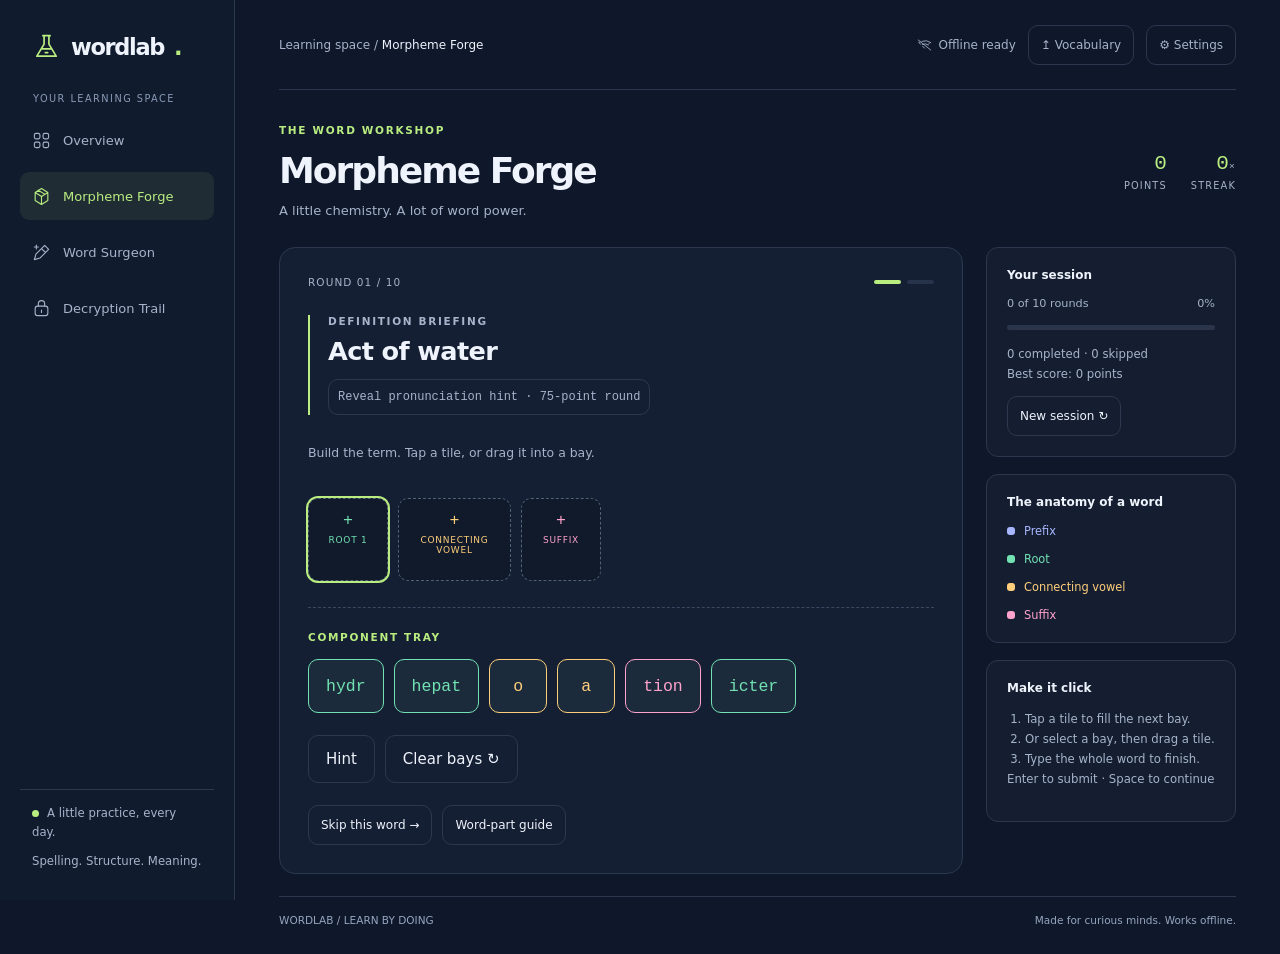
<file: forge.html>
<!doctype html>
<html lang="en"><head><meta charset="utf-8"><meta name="viewport" content="width=device-width,initial-scale=1">
<meta name="theme-color" content="#0f172a"><meta name="description" content="Three offline games to learn medical terminology through spelling, word parts, and definitions.">
<title>Morpheme Forge | Wordlab</title><style>:root{color-scheme:dark;--bg:#0f172a;--panel:#172136;--edge:#2b3850;--ink:#eef3fc;--muted:#a6b3ca;--accent:#b9ed80;--accent-rgb:185,237,128;--prefix:#a8b5ff;--root:#72e2b3;--vowel:#ffce7b;--suffix:#ffa2cc;font-family:system-ui,-apple-system,"Segoe UI",sans-serif;font-size:15px}*{box-sizing:border-box}body{margin:0;background:var(--bg);color:var(--ink);min-width:320px}button,input,select{font:inherit}button,a,input,select{-webkit-tap-highlight-color:transparent;touch-action:manipulation}button,a{transition:background .18s,transform .18s,border-color .18s}button{cursor:pointer}button:disabled{opacity:.45;cursor:default}button:focus-visible,a:focus-visible,input:focus-visible,summary:focus-visible,select:focus-visible{outline:3px solid var(--accent);outline-offset:4px}a{color:inherit;text-decoration:none}button{color:inherit;background:transparent;border:1px solid var(--edge);border-radius:10px;min-height:48px;padding:10px 17px}button:hover:not(:disabled){background:#27344c;border-color:#677993}input,select{background:#101a2d;color:var(--ink);border:1px solid #46546d;border-radius:10px;min-height:50px;padding:12px 15px;max-width:100%}input::placeholder{color:#8e9cb4}p{line-height:1.65}h1,h2,h3,p{margin-top:0}h1{font-size:clamp(2.4rem,4.8vw,4.7rem);line-height:1.06;font-weight:650;letter-spacing:-.055em;margin-bottom:22px}h2{font-size:1.6rem;letter-spacing:-.035em;font-weight:600}h3{font-size:1.15rem;font-weight:600}.muted{color:var(--muted)}.eyebrow{text-transform:uppercase;letter-spacing:.16em;font-size:.7rem;font-weight:700;color:var(--accent);margin-bottom:16px}.shell{display:grid;grid-template-columns:235px minmax(0,1fr);min-height:100vh}.sidebar{padding:32px 20px;border-right:1px solid var(--edge);display:flex;flex-direction:column;gap:32px;position:sticky;top:0;height:100vh;background:#111b2e}.brand{display:flex;align-items:center;gap:10px;font-size:1.5rem;font-weight:700;letter-spacing:-.06em;padding:0 12px}.brand svg{color:var(--accent)}.brand small{color:var(--muted);font-weight:400}.nav-label{font-size:.65rem;letter-spacing:.15em;color:#899ab6;padding:0 13px;margin-bottom:12px}.nav{display:grid;gap:8px}.nav a{padding:14px 12px;border-radius:9px;color:var(--muted);display:flex;align-items:center;gap:12px;min-height:48px;font-size:.87rem}.nav a:hover{background:#202e44;color:white}.nav a.active{color:var(--accent);background:rgba(var(--accent-rgb),.08)}.nav svg{width:19px;height:19px}.sidebar-bottom{margin-top:auto;padding:14px 12px 0;border-top:1px solid var(--edge);font-size:.78rem;color:var(--muted)}.status-dot{display:inline-block;width:7px;height:7px;background:var(--accent);border-radius:50%;margin-right:8px}.main{padding:0 44px 28px;max-width:1530px;width:100%;margin:auto}.topbar{height:90px;display:flex;align-items:center;justify-content:space-between;border-bottom:1px solid var(--edge);gap:12px;color:var(--muted);font-size:.8rem}.topbar strong{color:var(--ink);font-weight:500}.top-actions{display:flex;align-items:center;gap:12px}.small-button{font-size:.8rem;padding:8px 12px;min-height:40px}.offline{display:flex;align-items:center;gap:7px}.offline svg{width:15px}.hero{display:grid;grid-template-columns:1.3fr 1fr;align-items:center;gap:35px;padding:62px 0 42px}.hero p{color:var(--muted);max-width:470px;font-size:1rem}.accent{color:var(--accent)}.hero-art{height:255px;position:relative;display:grid;place-content:center;background:radial-gradient(ellipse,rgba(var(--accent-rgb),.08),transparent 70%);isolation:isolate}.hero-art::before,.hero-art::after{content:"";position:absolute;border:1px solid #33445a;border-radius:50%;inset:15px 30px;transform:rotate(-20deg);z-index:-1}.hero-art::after{inset:40px 0;transform:rotate(24deg)}.molecule{display:flex;gap:6px;align-items:center;transform:rotate(-8deg);position:relative}.molecule span{font-size:clamp(1rem,2.1vw,2rem);padding:21px 17px;border:1px solid currentColor;border-radius:14px;background:#172637;box-shadow:0 15px 35px #080e2077;font-family:ui-monospace,monospace}.molecule span:nth-child(2){transform:translateY(-20px)}.art-note{position:absolute;font:10px ui-monospace,monospace;letter-spacing:.13em;color:#91a4b4;bottom:23px;left:22%}.section-line{display:flex;align-items:center;justify-content:space-between;gap:10px;margin:8px 0 20px}.section-line h2{font-size:1.05rem;letter-spacing:-.01em;margin:0}.section-line span{font-size:.78rem;color:var(--muted)}.games{display:grid;grid-template-columns:repeat(3,minmax(0,1fr));gap:18px}.game-card{border:1px solid var(--edge);border-radius:16px;padding:24px;background:linear-gradient(155deg,#1a263c,#141e32);display:flex;flex-direction:column;min-height:355px;overflow:hidden;position:relative}.game-card:hover{border-color:var(--card-accent);transform:translate3d(0,-5px,0)}.game-card .number{font:11px ui-monospace,monospace;color:var(--muted)}.card-art{height:100px;display:flex;align-items:center;justify-content:center;gap:5px;color:var(--card-accent)}.card-art svg{width:75px;height:75px}.card-art .mini-tile{border:1px solid currentColor;border-radius:8px;padding:10px 9px;background:#ffffff06;font:16px ui-monospace,monospace;transform:rotate(-6deg)}.card-art .mini-tile:nth-child(2){transform:translateY(-8px) rotate(4deg)}.game-card h3{font-size:1.3rem;letter-spacing:-.03em;margin-bottom:9px}.game-card p{font-size:.84rem;color:var(--muted);margin-bottom:18px}.card-footer{margin-top:auto;display:flex;justify-content:space-between;font-size:.76rem;color:var(--card-accent);align-items:center;padding-top:15px;border-top:1px solid var(--edge)}.pill{border:1px solid var(--edge);border-radius:20px;padding:5px 9px;font-size:.68rem;color:var(--muted);white-space:nowrap}.session-banner{border:1px solid var(--edge);border-radius:12px;padding:21px 25px;display:flex;justify-content:space-between;align-items:center;gap:20px;margin:28px 0;background:#141e31}.session-banner p{font-size:.8rem;color:var(--muted);margin:5px 0 0}.session-banner strong{font-size:.9rem}.footer{display:flex;justify-content:space-between;gap:12px;color:#96a6bf;font-size:.7rem;padding-top:17px;margin-top:22px;border-top:1px solid var(--edge)}.game-header{padding:34px 0 25px;display:flex;align-items:center;justify-content:space-between;gap:22px}.game-header h1{font-size:2.4rem;margin-bottom:10px}.game-header p{color:var(--muted);font-size:.87rem;margin:0}.stats{display:flex;gap:24px;text-align:right}.stat strong{font:1.4rem ui-monospace,monospace;display:block;color:var(--accent)}.stat span{font-size:.65rem;letter-spacing:.12em;text-transform:uppercase;color:var(--muted)}.game-layout{display:grid;grid-template-columns:minmax(0,1fr) 250px;gap:23px}.workbench{background:#151f33;border:1px solid var(--edge);border-radius:16px;padding:28px;min-height:520px;position:relative}.bench-top{display:flex;justify-content:space-between;align-items:center;gap:8px;margin-bottom:27px;font-size:.7rem;color:var(--muted);letter-spacing:.1em;text-transform:uppercase}.stepper{display:flex;gap:6px;align-items:center}.stepper span{background:#26334b;height:4px;width:27px;border-radius:4px}.stepper span.done{background:var(--accent)}.brief{border-left:2px solid var(--accent);padding-left:18px;margin-bottom:28px}.brief h2{font-size:clamp(1.3rem,2vw,1.8rem);line-height:1.4;margin:7px 0 9px;letter-spacing:-.025em}.brief .eyebrow{margin:0;color:var(--muted)}.phonetics{font: .84rem ui-monospace,monospace;color:var(--muted);display:flex;gap:9px;align-items:center}.phonetics button{padding:3px 9px;min-height:36px;font-size:.8rem}.help-line{font-size:.83rem;color:var(--muted);margin-bottom:15px}.slots,.tiles{display:flex;flex-wrap:wrap;gap:10px}.slots{padding:20px 0 26px;border-bottom:1px dashed #3a4961;margin-bottom:23px}.slot{display:flex;flex-direction:column;gap:5px;align-items:center;min-width:80px;min-height:83px;border-style:dashed;border-color:#526079;padding:12px;font:1.1rem ui-monospace,monospace;background:#101a2b}.slot small{font: .6rem system-ui;text-transform:uppercase;letter-spacing:.08em;max-width:87px}.slot.filled{border-style:solid;animation:snap .25s ease}.slot.selected{outline:2px solid var(--accent)}.prefix{color:var(--prefix)}.root{color:var(--root)}.vowel{color:var(--vowel)}.suffix{color:var(--suffix)}.tile{font:1.1rem ui-monospace,monospace;background:#1c2b3c;border-color:currentColor;min-width:58px;user-select:none;touch-action:none}.tile.selected{outline:3px solid white;transform:translateY(-4px)}.tile.used{opacity:.28}.tiles{min-height:54px}.primary{background:var(--accent);border-color:var(--accent);color:#152315;font-weight:650}.primary:hover:not(:disabled){background:#cffaa2;color:#152315;border-color:transparent}.actions{display:flex;align-items:center;gap:10px;flex-wrap:wrap;margin-top:22px}.actions .primary{margin-left:auto}.form-label{font-size:.85rem;display:block;margin:23px 0 10px}.spell-input{font:1.2rem ui-monospace,monospace;width:100%;letter-spacing:.04em}.feedback{font-size:.86rem;margin-top:18px;padding:13px 16px;border-radius:8px;border:1px solid var(--edge);line-height:1.55;background:#1c2a3f}.feedback:empty{display:none}.feedback.good{border-color:#4d8766;color:#b5edcb}.feedback.bad{border-color:#a15b68;color:#ffc1ca}.side-stack{display:grid;align-content:start;gap:17px}.side-card{border:1px solid var(--edge);border-radius:12px;padding:20px;background:#141e30}.side-card h3{font-size:.8rem;margin-bottom:15px}.side-card p,.side-card li{font-size:.78rem;color:var(--muted);line-height:1.7}.legend{display:grid;gap:14px;font-size:.76rem}.legend span{display:flex;align-items:center;gap:9px}.legend i{width:8px;height:8px;border-radius:3px;background:currentColor}.side-card ol{padding-left:18px;margin:0}.progress-track{height:5px;background:#2a354b;border-radius:5px;margin:15px 0;overflow:hidden}.progress-track span{display:block;height:100%;background:var(--accent);transition:width .3s}.session-count{display:flex;justify-content:space-between;font-size:.75rem;color:var(--muted)}.word-display{font:clamp(1.3rem,2.7vw,2.4rem) ui-monospace,monospace;letter-spacing:.1em;text-align:center;padding:25px 0;color:var(--accent);overflow-wrap:anywhere}.ribbon{display:flex;justify-content:center;align-items:center;flex-wrap:wrap;padding:22px 0;gap:0;user-select:none}.letter{font:1.35rem ui-monospace,monospace;padding:10px 0}.cut{min-width:20px;width:20px;padding:0;border:0;border-radius:0;min-height:56px;position:relative;color:#71839d;font-size:.8rem;touch-action:none}.cut:hover:not(:disabled){background:#26344d}.cut.on{color:var(--accent)}.cut.on::after{content:"";position:absolute;background:var(--accent);width:2px;top:0;bottom:0;left:9px}.tag-row{display:flex;align-items:center;justify-content:space-between;gap:12px;margin:10px 0;padding:11px 14px;border:1px solid var(--edge);border-radius:9px}.tag-row strong{font:1.1rem ui-monospace,monospace;overflow-wrap:anywhere}.tag-row select{font-size:.8rem;min-height:48px;width:158px}.choices{display:grid;gap:12px;margin:24px 0}.choice{text-align:left;display:flex;align-items:center;gap:15px;line-height:1.5;padding:15px 17px}.choice .choice-letter{display:grid;place-items:center;min-width:30px;height:30px;border-radius:7px;background:#ffffff08;font: .8rem ui-monospace,monospace;color:var(--muted)}.choice.wrong{border-color:#cf7080;background:#ad4d5a16}.choice.correct{border-color:var(--accent);background:rgba(var(--accent-rgb),.09)}.formula{display:flex;gap:7px;flex-wrap:wrap;align-items:center;font:1rem ui-monospace,monospace}.formula small{display:block;font:.59rem system-ui;text-transform:uppercase;letter-spacing:.06em;margin-bottom:3px}.formula-part{padding:7px 9px;background:#ffffff05;border-radius:5px}.gate-map{display:flex;gap:12px;margin:22px 0}.gate{flex:1;border:1px solid var(--edge);padding:14px 8px;border-radius:9px;text-align:center;font-size:.7rem;color:var(--muted)}.gate.current{color:var(--accent);border-color:var(--accent)}.gate b{display:block;font:1.2rem ui-monospace,monospace;margin-bottom:6px}.timer{font:1rem ui-monospace,monospace;color:var(--accent)}.timer.urgent{color:#ffa6b7}.keyboard{display:grid;gap:7px;margin-top:22px}.keyboard-row{display:flex;gap:5px;justify-content:center}.key{padding:5px;min-width:0;flex:1;max-width:48px;font:.85rem ui-monospace,monospace;min-height:48px;background:#202e46}.key.wide{max-width:88px;flex:1.8}.typing-progress{font:1.2rem ui-monospace,monospace;overflow-wrap:anywhere;letter-spacing:.05em;padding:16px 0;min-height:52px}.typing-progress .right{color:var(--root)}.typing-progress .wrong{color:#ff91a6;background:#84223c44}.complete{text-align:center;padding:25px 5px}.complete .seal{width:80px;height:80px;border:1px solid var(--accent);border-radius:50%;display:grid;place-items:center;color:var(--accent);font-size:2rem;margin:0 auto 25px;box-shadow:0 0 80px rgba(var(--accent-rgb),.15)}.complete h2{font-size:2.2rem}.complete .term{font:1.6rem ui-monospace,monospace;color:var(--accent);overflow-wrap:anywhere}.part-review{display:flex;justify-content:center;flex-wrap:wrap;gap:9px;margin:24px 0}.part-review span{padding:10px;border:1px solid var(--edge);border-radius:8px;font:1rem ui-monospace,monospace}.part-review small{display:block;font:.7rem system-ui;color:var(--muted);max-width:130px;margin-top:5px}.confetti{pointer-events:none;position:absolute;inset:0;overflow:hidden;border-radius:16px}.confetti i{position:absolute;left:50%;top:34%;height:7px;width:7px;background:var(--accent);animation:burst 1s ease-out forwards;transform:rotate(var(--rotation))}.modal-backdrop{position:fixed;inset:0;background:#060d1ecb;display:grid;place-items:center;padding:20px;z-index:20;backdrop-filter:blur(6px)}.modal{width:650px;max-width:100%;max-height:90vh;overflow:auto;background:#18243a;border:1px solid #43516b;border-radius:18px;padding:28px;box-shadow:0 30px 100px #0008}.modal-head{display:flex;align-items:center;justify-content:space-between;gap:15px}.modal p{color:var(--muted);font-size:.85rem}.dropzone{padding:28px 18px;border:1px dashed #687b96;border-radius:12px;text-align:center;margin:20px 0}.dropzone.over{background:#b9ed8014;border-color:var(--accent)}.dropzone input{font-size:.8rem;width:100%;padding:9px}.dataset-info{font-size:.8rem;color:var(--muted);line-height:1.6}.settings{display:flex;gap:15px;align-items:center;margin:16px 0;flex-wrap:wrap}.settings label{font-size:.85rem}.settings input[type=checkbox]{width:20px;min-height:20px;accent-color:var(--accent)}.glossary-item{font-size:.8rem;line-height:1.6;border-bottom:1px solid var(--edge);padding:10px 0}.glossary-item:last-child{border:0}.glossary-item strong{font-family:ui-monospace,monospace}.glossary-item span{color:var(--muted)}.empty{text-align:center;padding:65px 15px}.shake{animation:shake .25s}.sr-only{position:absolute;width:1px;height:1px;padding:0;margin:-1px;overflow:hidden;clip:rect(0,0,0,0);white-space:nowrap;border:0}@keyframes snap{from{transform:scale(.9)}to{transform:scale(1)}}@keyframes shake{25%{transform:translateX(-4px)}75%{transform:translateX(4px)}}@keyframes burst{to{transform:translate(var(--x),var(--y)) rotate(210deg);opacity:0}}@media(min-width:1450px){.main{padding-left:60px;padding-right:60px}.hero{padding-top:75px;padding-bottom:55px}.game-card{min-height:390px}}@media(max-width:1150px){.shell{grid-template-columns:200px minmax(0,1fr)}.main{padding:0 25px 25px}.sidebar{padding:28px 12px}.game-layout{grid-template-columns:minmax(0,1fr)}.side-stack{grid-template-columns:repeat(3,minmax(0,1fr));gap:12px}.side-card{padding:16px}.game-card{padding:20px;min-height:350px}.hero-art .molecule span{padding:17px 10px}.hero{gap:15px}}@media(max-width:820px){.shell{grid-template-columns:1fr}.sidebar{position:static;width:100%;height:auto;border-right:0;border-bottom:1px solid var(--edge);padding:17px 22px;gap:16px}.brand{padding:0}.sidebar-bottom,.nav-label{display:none}.nav{display:flex;gap:8px;overflow-x:auto}.nav a{white-space:nowrap;padding:9px 11px;font-size:.78rem;min-height:42px}.nav svg{width:16px;height:16px}.topbar{height:68px}.hero{padding:38px 0 27px;grid-template-columns:1.3fr 1fr}h1{font-size:3.2rem}.games{gap:12px}.game-card{padding:18px;min-height:345px}.game-card h3{font-size:1.14rem}.game-card p{font-size:.78rem}.card-art .mini-tile{padding:9px 5px;font-size:13px}.card-footer .pill{display:none}.hero-art{height:220px}.art-note{font-size:8px;left:15%}}@media(max-width:580px){.main{padding:0 18px 22px}.sidebar{padding:16px 18px}.nav{gap:0;justify-content:space-between}.nav a{font-size:.7rem;padding:8px 7px;gap:5px}.nav svg{display:none}.brand{font-size:1.35rem}.topbar{font-size:.7rem;height:65px}.offline{display:none}.top-actions{gap:5px}.small-button{font-size:.7rem;padding:8px 10px}.hero{grid-template-columns:1fr;padding-top:37px;gap:0}.hero h1{font-size:3.2rem;max-width:350px}.hero p{font-size:.92rem;margin-bottom:0}.hero-art{height:190px;margin:10px 0}.hero-art .molecule span{font-size:1.6rem;padding:17px}.hero-art::before{inset:15px 40px}.hero-art::after{inset:35px 20px}.art-note{left:23%;bottom:6px}.games{grid-template-columns:1fr}.game-card{min-height:245px;padding:22px}.card-art{position:absolute;right:18px;top:18px;height:65px;opacity:.8}.card-art svg{width:55px;height:55px}.card-art .mini-tile{font-size:12px}.game-card h3{font-size:1.5rem;margin-top:30px}.game-card p{font-size:.87rem;max-width:280px}.card-footer .pill{display:block}.section-line span{font-size:.67rem}.session-banner{padding:20px;align-items:flex-start;flex-direction:column;gap:13px}.session-banner button{width:100%}.footer{font-size:.62rem}.game-header{align-items:flex-start;padding:27px 0 22px;gap:10px}.game-header h1{font-size:1.9rem}.game-header p{font-size:.78rem}.stats{gap:12px}.stat strong{font-size:1.1rem}.stat span{font-size:.52rem}.workbench{padding:20px 16px;min-height:470px}.side-stack{grid-template-columns:1fr}.side-card ol{display:flex;gap:25px;flex-wrap:wrap}.slots{gap:7px}.slot{min-width:70px;flex:1;padding:10px 7px;min-height:80px}.slot small{font-size:.55rem}.tile{font-size:1rem;padding:10px 14px}.bench-top{font-size:.62rem}.brief{padding-left:13px}.brief h2{font-size:1.35rem}.keyboard-row{gap:3px}.key{font-size:.8rem;padding:3px;min-height:48px}.choice{padding:13px 11px;font-size:.84rem}.letter{font-size:1.1rem}.cut{min-width:16px;width:16px}.cut.on::after{left:7px}.tag-row{padding:10px;gap:7px}.tag-row select{width:145px}.modal{padding:20px}.modal h2{font-size:1.3rem}.game-header .eyebrow{font-size:.6rem}.actions .primary{margin-left:0;flex:1}.game-header .stats{padding-top:4px}}@media(prefers-reduced-motion:reduce){*,*::before,*::after{animation:none!important;transition:none!important;scroll-behavior:auto!important}}
:root{--touch-target:48px}
.launch-setup{display:grid;grid-template-columns:minmax(0,1.5fr) minmax(250px,1fr);gap:24px;padding:26px;margin:0 0 32px;border:1px solid var(--edge);border-radius:16px;background:#141e31}
.launch-setup fieldset{min-width:0;margin:0;padding:0;border:0}
.launch-setup legend{font-weight:650;font-size:1.05rem;margin-bottom:10px}
.set-checklist{display:grid;grid-template-columns:repeat(4,minmax(0,1fr));gap:8px}
.set-option,.difficulty-option{display:flex;align-items:center;gap:10px;min-height:48px;padding:9px 12px;border:1px solid var(--edge);border-radius:8px;cursor:pointer;font-size:.85rem}
.set-option:has(input:checked),.difficulty-option:has(input:checked){background:rgba(var(--accent-rgb),.08);border-color:var(--accent)}
.launch-setup input{width:18px;height:18px;min-height:18px;margin:0;accent-color:var(--accent);flex-shrink:0;padding:0}
.set-actions{display:flex;flex-wrap:wrap;gap:8px;margin:14px 0}
#set-summary{margin:12px 0 0}
.difficulty-options{display:grid;gap:10px}
.difficulty-option small{display:block;color:var(--muted);font-size:.75rem;margin-top:2px}
[data-game-link][aria-disabled=true]{opacity:.5;cursor:not-allowed}
.phonetics{flex-wrap:wrap}
@media(max-width:1150px){.launch-setup{grid-template-columns:1fr}.difficulty-options{grid-template-columns:repeat(3,minmax(0,1fr))}}
@media(max-width:580px){.launch-setup{padding:20px 16px;gap:26px}.set-checklist{grid-template-columns:repeat(3,minmax(0,1fr))}.set-option{padding:8px;font-size:.8rem;gap:7px}.difficulty-options{grid-template-columns:1fr}.difficulty-option small{display:inline;margin-left:10px}}
.cut{width:48px;min-width:48px;min-height:56px}
.cut.on::after{left:23px}
@media(max-width:580px){
  .nav a,.small-button,.phonetics button{min-height:var(--touch-target)}
  .keyboard{grid-template-columns:repeat(5,minmax(48px,1fr));gap:6px}
  .keyboard-row{display:contents}
  .key,.key.wide{max-width:none;width:100%;min-height:var(--touch-target)}
  .cut{min-width:48px;width:48px}
  .cut.on::after{left:23px}
}
@media(max-width:350px){.keyboard{grid-template-columns:repeat(4,minmax(48px,1fr))}}
.story-link{display:inline-block;margin-left:14px;font-size:inherit;color:var(--muted);text-decoration:underline;text-underline-offset:3px}
.story-link:hover,.story-back:hover{color:var(--accent)}
.story-back{display:inline-flex;align-items:center;gap:8px;min-height:48px}
.story-body .main{margin-top:0;min-width:0}
.story-page{max-width:1000px;margin:0 auto;overflow-wrap:anywhere}
.story-hero{padding:58px 0 26px}
.story-hero h1{margin-bottom:18px}
.story-hero p{color:var(--muted);font-size:1.1rem;max-width:650px}
.story-contents{display:flex;gap:8px 24px;flex-wrap:wrap;padding:18px 0 26px;margin-bottom:16px;border-bottom:1px solid var(--edge);font-size:.85rem}
.story-contents a{display:inline-flex;align-items:center;min-height:48px;color:var(--accent);text-decoration:underline;text-underline-offset:5px}
.story-section{padding:32px;margin:0 0 24px;background:#151f33;border:1px solid var(--edge);border-radius:16px;scroll-margin-top:24px}
.story-section h2{font-size:2rem;margin-bottom:22px}
.story-section p,.story-section li{line-height:1.85;color:var(--muted)}
.story-section p:last-child{margin-bottom:0}
.story-section strong{color:var(--ink);font-weight:600}
.story-section a{color:var(--accent);text-decoration:underline;text-underline-offset:3px}
.story-section ul,.story-section ol{padding-left:25px;margin:16px 0 24px}
.story-section li{padding-left:4px;margin:9px 0}
.story-document{font-size:.94rem}
.story-document h3{font-size:1.45rem;line-height:1.4;letter-spacing:-.025em;margin:32px 0 22px}
.story-document h3:first-child{margin-top:8px}
.story-document h4{font-size:1.2rem;line-height:1.45;letter-spacing:-.015em;margin:32px 0 15px}
.story-document h5,.story-document h6{font-size:1rem;line-height:1.5;margin:26px 0 14px}
.story-document hr{border:0;border-top:1px solid var(--edge);margin:32px 0}
.story-document blockquote{margin:24px 0;padding:4px 0 4px 20px;border-left:3px solid var(--accent)}
.story-document pre{max-width:100%;overflow:auto;padding:20px;background:#101a2b;border:1px solid var(--edge);border-radius:10px;line-height:1.65;white-space:pre;overflow-wrap:normal;font-size:.8rem}
.story-document code{font-family:ui-monospace,Consolas,monospace;color:#cfe7b7}
.story-document :not(pre)>code{font-size:.9em;background:#101a2b;border-radius:4px;padding:2px 5px}
.story-table{overflow:auto;max-width:100%;margin:24px 0;border:1px solid var(--edge);border-radius:10px}
.story-table table{width:100%;min-width:640px;border-collapse:collapse;font-size:.83rem;line-height:1.7}
.story-table th,.story-table td{text-align:left;vertical-align:top;padding:13px 16px;border-bottom:1px solid var(--edge);min-width:140px}
.story-table th{color:var(--ink);background:#1c2a3f;font-weight:600}
.story-table td{color:var(--muted)}
.story-table tr:last-child td{border-bottom:0}
.math{white-space:nowrap;font-family:ui-serif,Georgia,serif;font-style:italic}
.story-license{margin-top:26px;padding-top:24px;border-top:1px solid var(--edge);font-size:.86rem}
.story-license h3{font-size:1.2rem}
@media(max-width:580px){.story-hero{padding-top:36px}.story-hero h1{font-size:3rem}.story-hero p{font-size:1rem}.story-section{padding:24px 18px}.story-section h2{font-size:1.7rem}.story-contents{gap:0 18px}.story-document h3{font-size:1.3rem}.story-document pre{padding:14px}.story-link{margin-left:8px}}
</style></head>
<body data-game="forge"><div id="app"></div><noscript>Enable JavaScript to play these vocabulary games.</noscript>
<script id="embedded-csv" type="application/json">"Term,Phonetics,prefix,root_1,c_vowel_1,root_2,c_vowel_2,root_3,c_vowel_3,suffix_1,suffix_2,Basic Definition\nAnechoic,\"an\"\"e-ko'ik\",an,echo,,,,,,ic,,Pertaining to no/absent echo\nAnterior,an-te're-or,,anter,,,,,,i,or,Pertaining/referring to the front\nCaudal,kaw'dal,,caud,,,,,,al,,Pertaining to the tail\nCaudocranial,\"kaw'do-kra\"\"ne-al\",,caud,o,crani,,,,al,,Pertaining to tail to head\nContralateral,\"kon\"\"trah-lat'er-al\",contra,later,,,,,,al,,Pertaining to opposite side\nCranial,kra'ne-al,,crani,,,,,,al,,Pertaining to the head\nCranium,kra'ne-um,,crani,,,,,,um,,The head\nCraniocaudal,kra'ne-o-kaw'dal,,crani,o,caud,,,,al,,Pertaining to head to tail\nDistal,dis'tal,,dist,,,,,,al,,Pertaining to farthest\nDorsal,dor'sal,,dors,,,,,,al,,Pertaining to the back (dorsum)\nDorsopalmar,\"dor'so-pal\"\"mar\",,dors,o,palm,,,,ar,,Pertaining to back to palm\nDorsoplantar,\"dor'so-plan\"\"tar\",,dors,o,plant,,,,ar,,Pertaining to back to sole\nDorsoventral,\"dor'so-ven\"\"tral\",,dors,o,ventr,,,,al,,Pertaining to back to belly\nEchogenic,\"ek\"\"o-jen'ik\",,echo,,,,,,gen,ic,Pertaining to echo producing\nEchogenicity,\"ek\"\"o-jen-is'i-te\",,echo,,,,,,gen,icity,Characteristic of echo production\nHeterogenous,\"het\"\"er-oj'e-nes\",,heter,o,,,,,gen,ous,Pertaining to difference producing\nHomogenous,\"hom\"\"oj'e-nes\",homo,gen,,,,,,ous,,Pertaining to sameness producing\nHyperechoic,\"hi\"\"per-e-ko'ik\",hyper,echo,,,,,,ic,,Pertaining to excessive echo\nHypoechoic,\"hi\"\"po-e-ko'ik\",hypo,echo,,,,,,ic,,Pertaining to deficient/under echo\nInferior,in-fe're-or,,infer,,,,,,i,or,Pertaining to lower/below\nIsoechoic,\"i\"\"so-e-ko'ik\",iso,echo,,,,,,ic,,Pertaining to equal/same echo\nLateral,lat'er-al,,later,,,,,,al,,Pertaining to the side\nMedial,me'de-al,,medi,,,,,,al,,Pertaining to the middle\nMedian,me'de-an,,medi,,,,,,an,,Pertaining to the middle\nPalmar,pal'mar,,palm,,,,,,ar,,Pertaining to the palm\nPlantar,plan'tar,,plant,,,,,,ar,,Pertaining to the sole\nPosterior,pos-te're-or,,poster,,,,,,i,or,Pertaining to the behind/back\nProximal,prok'si-mal,,proxim,,,,,,al,,Pertaining to nearest\nRostral,ros'tral,,rostr,,,,,,al,,Pertaining to the beak/nose\nSagittal,saj'i-tal,,sagitt,,,,,,al,,Pertaining to arrow (division)\nSuperior,soo-pe're-or,super,i,,,,,,or,,Pertaining to higher/above\nTransect,tran-sekt',trans,ect,,,,,,,,To cut across\nTransverse,trans-vers',trans,verse,,,,,,,,Turning across\nVentral,ven'tral,,ventr,,,,,,al,,Pertaining to the belly\nVentrodorsal,\"ven'tro-dor\"\"sal\",,ventr,o,dors,,,,al,,Pertaining to belly to back\nAnaphase,an'uh-faz,,ana,,phase,,,,,,Up/apart stage\nAtomic,uh-tom'ik,,atom,,,,,,ic,,Pertaining to an atom\nBiochemistry,\"bi\"\"o-kem'is-tre\",bi,chemistry,o,,,,,,,Life chemistry\nBiological,\"bi\"\"o-loj'i-kul\",bi,log,o,,,,,ic,al,Pertaining to life study\nCellular,sel'u-lar,,cellul,,,,,,ar,,Pertaining to cells\nCentromere,sen'tro-mer,,centr,o,mere,,,,,,Center part\nChromosome,kro'mo-som,,chrom,o,some,,,,,,Color body\nCovalent,ko-va'lent,,co,,val,,,,ent,,Together strength/power\nCytology,si-tol'uh-je,,cyt,o,logy,,,,,,Study of cells\nCytoplasmic,\"si\"\"to-plaz'mik\",,cyt,o,plasm,,,,ic,,Pertaining to cell matter\nDehydration,\"de\"\"hi-dra'shun\",de,hydr,a,,,,,tion,,Act of down/away water\nElectrolyte,e-lek'tro-lit,,electr,o,lyte,,,,,,Electricity soluble substance\nElectron,e-lek'tron,,electr,,,,,,on,,Electricity unit\nElectrovalent,\"e-lek\"\"tro-va'lent\",,electr,o,val,,,,ent,,Electricity power/charge\nEndoplasm,en'do-plazm,endo,plasm,,,,,,,,Within matter\nExocytosis,\"ek\"\"so-si-to'sis\",,exo,o,cyt,,,,sis,,Condition of out of cell\nExtracellular,\"eks\"\"truh-sel'u-lar\",,extra,,cellul,,,,ar,,Pertaining to outside cells\nHomeostasis,\"ho\"\"me-o-sta'sis\",,home,o,,,,,stasis,,State of sameness/constancy\nHydration,hi-dra'shun,,hydr,a,,,,,tion,,Act of water\nHypertonic,\"hi\"\"per-ton'ik\",hyper,ton,,,,,,ic,,Pertaining to excess tone/tension\nHypoglycemia,\"hi\"\"po-gli-se'me-uh\",hypo,glyc,,,,,,emia,,Blood condition of low sugar\nHypokalemia,\"hi\"\"po-kuh-le'me-uh\",hypo,kal,,,,,,emia,,Blood condition of low potassium\nHyponatremia,\"hi\"\"po-nuh-tre'me-uh\",hypo,natr,,,,,,emia,,Blood condition of low sodium\nHypotension,\"hi\"\"po-ten'shun\",hypo,tens,,ion,,,,,,State of low pressure\nHypotonic,\"hi\"\"po-ton'ik\",hypo,ton,,,,,,ic,,Pertaining to deficient tension\nInterphase,in'ter-faz,inter,phase,,,,,,,,Between stage\nInterstitial,\"in\"\"ter-stish'ul\",inter,stiti,,,,,,al,,Pertaining to standing between\nIntracellular,\"in\"\"truh-sel'u-lar\",intra,cellul,,,,,,ar,,Pertaining to within cells\nIsotonic,\"i\"\"so-ton'ik\",iso,ton,,,,,,ic,,Pertaining to equal tension\nLipid,lip'id,,lip,,,,,,id,,Fat substance\nLysosome,li'so-som,,lys,o,some,,,,,,Dissolution body\nMetaphase,met'uh-faz,meta,phase,,,,,,,,Beyond/after stage\nMitochondria,\"mi\"\"to-kon'dre-uh\",,mit,o,chondri,a,,,,,Thread granule (organelles)\nMitosis,mi-to'sis,,mit,o,,,,,sis,,Condition of thread (cell division)\nMolecular,mo-lek'u-lar,,molecul,,,,,,ar,,Pertaining to molecules\nMolecule,mol'e-kul,,molecul,,,,,,e,,Little mass\nMonosaccharide,\"mon\"\"o-sak'uh-rid\",,mon,o,sacchar,,ide,,,,One sugar\nNeutron,noo'tron,,neutr,,,,,,on,,Neutral unit\nNucleolus,noo-kle'o-lus,,nucle,,ol,,,,us,,Little nucleus\nNucleus,noo'kle-us,,nucle,,,,,,us,,Kernel/nut (cell core)\nOrganelle,\"or\"\"guh-nel'\",,organ,,elle,,,,,,Little organ\nOrganic,or-gan'ik,,organ,,,,,,ic,,Pertaining to an organ/living organism\nOsmosis,oz-mo'sis,,osm,o,,,,,sis,,Condition of impulsion/pushing\nOsmotic,oz-mot'ik,,osm,o,,,,,tic,,Pertaining to impulsion (osmosis)\nPathogenic,\"path\"\"o-jen'ik\",,path,o,,,,,gen,ic,Pertaining to disease producing\nPathology,puh-thol'uh-je,,path,o,logy,,,,,,Study of disease\nPhagocytosis,\"fag\"\"o-si-to'sis\",,phag,o,cyt,o,,,sis,,Condition of eating (by) cells\nPhysiology,\"fiz\"\"e-ol'uh-je\",,physi,o,logy,,,,,,Study of nature/natural processes\nProphase,pro'faz,,pro,,phase,,,,,,Before stage\nProton,pro'ton,,prot,,,,,,on,,First unit\nReticular,re-tik'u-lar,,reticul,,,,,,ar,,Pertaining to a small net\nReticulum,re-tik'u-lum,,reticul,,,,,,um,,A small net\nRibosomal,\"ri\"\"bo-so'mul\",,rib,o,som,,,,al,,Pertaining to RNA bodies\nSubatomic,\"sub\"\"uh-tom'ik\",sub,atom,,,,,,ic,,Pertaining to under atoms\nSymbiosis,\"sim\"\"be-o'sis\",sym,bi,o,,,,,sis,,Condition of living together\nTelophase,tel'o-faz,,tel,o,phase,,,,,,End stage\nVacuole,vak'u-ol,,vacu,,,,,,ole,,A small emptiness/cavity\nAnticoagulant,\"an\"\"ti-ko-ag'u-lant\",anti,coagul,,ant,,,,,,Against clotting\nDeoxyhemoglobin,\"de-ok\"\"se-he\"\"mo-glo'bin\",deoxy,hem,o,glob,,,,in,,Hemoglobin without oxygen\nDermatitis,\"der\"\"mah-ti'tis\",,dermat,,,,,,itis,,Inflammation of skin\nEchinocyte,e-kin'o-sit,,echin,o,,,,,cyte,,Sea urchin/burr cell\nEdematous,e-dem'uh-tus,,edemat,,,,,,ous,,Pertaining to swelling/edema\nEosinophil,\"e\"\"o-sin'o-fil\",,eosin,o,,,,,phil,,Dawn/rose (dye) loving\nEosinophilia,\"e\"\"o-sin\"\"o-fil'e-uh\",,eosin,o,,,,,phil,ia,Condition of rose loving (cells)\nErythematous,\"er\"\"i-them'uh-tus\",,erythemat,,,,,,ous,,Pertaining to redness\nErythrocyte,e-rith'ro-sit,,erythr,o,,,,,cyte,,A red cell\nErythropoiesis,\"e-rith\"\"ro-poi-e'sis\",,erythr,o,,,,,poiesis,,Formation of red (cells)\nErythropoietin,\"e-rith\"\"ro-poi'e-tin\",,erythr,o,poie,,,,tin,,Red formation substance\nHemagglutination,\"he\"\"muh-gloo\"\"ti-na'shun\",,hem,a,agglutin,,,,tion,,Act of blood clumping\nHematocrit,he-mat'o-krit,,hemat,o,crit,,,,,,To separate blood\nHematology,\"he\"\"muh-tol'uh-je\",,hemat,o,logy,,,,,,Study of blood\nHematoma,\"he\"\"muh-to'muh\",,hemat,,,,,,oma,,A blood mass/tumor\nHematopoiesis,\"he\"\"muh-to\"\"poi-e'sis\",,hemat,o,,,,,poiesis,,Formation of blood\nHemoglobin,\"he\"\"mo-glo'bin\",,hem,o,glob,,,,in,,Blood sphere protein\nHemolysis,he-mol'i-sis,,hem,o,,,,,lysis,,Destruction/breakdown of blood\nHemolytic,\"he\"\"mo-lit'ik\",,hem,o,lytic,,,,,,Pertaining to blood destruction\nHemorrhage,hem'o-rij,,hem,o,rrhage,,,,,,Bursting forth of blood\nHemostasis,\"he\"\"mo-sta'sis\",,hem,o,,,,,stasis,,Standing/stopping of blood\nHyperlipemia,\"hi\"\"per-li-pe'me-uh\",hyper,lip,,,,,,emia,,Blood condition of excess fat\nHyperproteinemia,\"hi\"\"per-pro\"\"te-in-e'me-uh\",hyper,protein,,,,,,emia,,Blood condition of excess protein\nHypocalcemia,\"hi\"\"po-kal-se'me-uh\",hypo,calc,,,,,,emia,,Blood condition of low calcium\nHypochromic,\"hi\"\"po-kro'mik\",hypo,chrom,,,,,,ic,,Pertaining to deficient color\nHypoproteinemia,\"hi\"\"po-pro\"\"te-in-e'me-uh\",hypo,protein,,,,,,emia,,Blood condition of low protein\nIcteric,ik-ter'ik,,icter,,,,,,ic,,Pertaining to jaundice\nImmunoglobulin,\"im\"\"u-no-glob'u-lin\",,immun,o,globul,,,,in,,Immunity sphere protein\nImmunology,\"im\"\"u-nol'uh-je\",,immun,o,logy,,,,,,Study of immunity\nLeukocyte,loo'ko-sit,,leuk,o,,,,,cyte,,A white cell\nLeukocytosis,\"loo\"\"ko-si-to'sis\",,leuk,o,cyt,o,,,sis,,Condition of white cells\nLeukopenia,\"loo\"\"ko-pe'ne-uh\",,leuk,o,,,,,penia,,Deficiency of white cells\nLipemia,li-pe'me-uh,,lip,,,,,,emia,,Blood condition of fat\nLipid,lip'id,,lip,,,,,,id,,A fat\nLymphadenectomy,\"lim-fad\"\"e-nek'tuh-me\",,lymph,,aden,,,,ectomy,,To cut out lymph glands\nLymphadenopathy,\"lim-fad\"\"e-nop'uh-the\",,lymph,o,aden,,,,pathy,,Disease of lymph nodes\nLymphocyte,lim'fo-sit,,lymph,o,,,,,cyte,,A lymph cell\nLymphocytosis,\"lim\"\"fo-si-to'sis\",,lymph,o,cyt,o,,,sis,,Condition of lymph cells\nLymphopenia,\"lim\"\"fo-pe'ne-uh\",,lymph,o,,,,,penia,,Deficiency of lymph cells\nMacrocytic,\"mak\"\"ro-sit'ik\",,macr,o,cyt,,,,ic,,Pertaining to large cells\nMethemoglobin,\"met-he\"\"mo-glo'bin\",,met,o,hem,,glob,,in,,Changed blood protein\nMicrocytic,\"mi\"\"kro-sit'ik\",,micr,o,cyt,,,,ic,,Pertaining to small cells\nMonocyte,mon'o-sit,,mon,o,,,,,cyte,,A single cell\nMonocytosis,\"mon\"\"o-si-to'sis\",,mon,o,cyt,o,,,sis,,Condition of single cells\nMyeloid,mi'e-loid,,myel,,,,,,oid,,Resembling marrow\nMyeloma,\"mi\"\"e-lo'muh\",,myel,,,,,,oma,,Tumor of bone marrow\nMyelopathy,\"mi\"\"e-lop'uh-the\",,myel,o,,,,,pathy,,Disease of spinal cord/marrow\nNeutropenia,\"noo\"\"tro-pe'ne-uh\",,neutr,o,,,,,penia,,Deficiency of neutrophils\nNeutrophil,noo'tro-fil,,neutr,o,,,,,phil,,Neutral loving (cell)\nNeutrophilia,\"noo\"\"tro-fil'e-uh\",,neutr,o,,,,,phil,ia,Condition of neutrophils\nNormocytic,\"nor\"\"mo-sit'ik\",,norm,o,cyt,,,,ic,,Pertaining to normal cells\nOxyhemoglobin,\"ok\"\"se-he\"\"mo-glo'bin\",,oxy,o,hem,,glob,,in,,Oxygenated hemoglobin\nPhagocyte,fag'o-sit,,phag,o,,,,,cyte,,An eating cell\nPhagocytosis,\"fag\"\"o-si-to'sis\",,phag,o,cyt,o,,,sis,,Process of eating (by) cells\nPleomorphic,\"ple\"\"o-mor'fik\",,ple,o,morph,,,,ic,,Pertaining to more shapes\nPoikilocytosis,\"poi\"\"ki-lo-si-to'sis\",,poikil,o,cyt,o,,,sis,,Condition of varied/irregular cells\nPolychromasia,\"pol\"\"e-kro-ma'zhuh\",poly,chrom,,asia,,,,,,Condition of many colors\nProthrombin,pro-throm'bin,,pro,,thromb,,,,in,,Before clotting substance\nPyrexia,pi-rek'se-uh,,pyrex,,,,,,ia,,A condition of fever\nRefractometer,\"re\"\"frak-tom'e-ter\",,refract,o,,,,,meter,,A breaking/bending measurer\nReticulocyte,re-tik'u-lo-sit,,reticul,o,,,,,cyte,,A net cell\nRetroperitoneal,\"re\"\"tro-per\"\"i-to-ne'al\",retro,peritone,,,,,,al,,Pertaining to behind peritoneum\nRetropharyngeal,\"re\"\"tro-fuh-rin'je-al\",retro,pharyng,,,,,,e,al,Pertaining to behind the throat\nRubriblast,roo'bri-blast,,rubri,,,,,,blast,,Red germ/sprout cell\nRubricyte,roo'bri-sit,,rubri,,,,,,cyte,,A red cell\nSchistocyte,shis'to-sit,,schist,o,,,,,cyte,,A split/fragmented cell\nSchizocyte,skiz'o-sit,,schiz,o,,,,,cyte,,A divided/split cell\nSerology,se-rol'uh-je,,ser,o,logy,,,,,,Study of serum\nSpectrophotometer,\"spek\"\"tro-fo-tom'e-ter\",,spectr,o,phot,o,,,meter,,Light vision measurer\nSpherocyte,sfer'o-sit,,spher,o,,,,,cyte,,A sphere/round cell\nSplenectomy,sple-nek'tuh-me,,splen,,,,,,ectomy,,To cut out the spleen\nSplenic,sple'nik,,splen,,,,,,ic,,Pertaining to the spleen\nSplenomegaly,\"sple\"\"no-meg'uh-le\",,splen,o,,,,,megaly,,Enlargement of the spleen\nStomatocyte,sto-mat'o-sit,,stomat,o,,,,,cyte,,A mouth cell\nThrombocyte,throm'bo-sit,,thromb,o,,,,,cyte,,A clotting cell (platelet)\nThrombocytopenia,\"throm\"\"bo-si\"\"to-pe'ne-uh\",,thromb,o,cyt,o,,,penia,,Deficiency of clotting cells\nThromboplastin,\"throm\"\"bo-plas'tin\",,thromb,o,plast,,,,in,,Clot formation substance\nAbduction,ab-duk'shun,ab,duc,,,,,,tion,,Act of away drawing/leading\nAbductor,ab-duk'ter,ab,duct,,,,,,or,,An away drawer/leader\nAdduction,ad-duk'shun,ad,duc,,,,,,tion,,Act of toward drawing/leading\nAdductor,ad-duk'ter,ad,duct,,,,,,or,,A toward drawer/leader\nAnkylosis,\"ang\"\"kuh-lo'sis\",,ankyl,o,,,,,sis,,Condition of bent/fused\nAntebrachium,\"an\"\"te-bra'ke-um\",ante,brachi,,,,,,um,,The [be]fore arm\nArthritis,ahr-thri'tis,,arthr,,,,,,itis,,Inflammation of joints\nArthrocentesis,\"ahr-thro\"\"sen-te'sis\",,arthr,o,,,,,centesis,,Puncture/tapping of a joint\nArthrodesis,ahr-thro'de'sis,,arthr,o,,,,,desis,,Fusion of a joint\nArthropathy,ahr-throp'uh-the,,arthr,o,,,,,pathy,,A disease of joints\nArthroscopy,ahr-thros'kuh-pe,,arthr,o,,,,,scopy,,Viewing of a joint\nArticular,ahr-tik'u-lar,,articul,,,,,,ar,,Pertaining to joints\nAtrophy,at'ro-fe,a,trophy,,,,,,,,A state without development\nBiceps,bi'seps,bi,ceps,,,,,,,,Two heads\nBrachium,bra'ke-um,,brachi,,,,,,um,,\"The \"\"arm\"\"\"\nCancellous,kan'sel-us,,cancell,,,,,,ous,,\"Pertaining to \"\"lattice\"\"\"\nCardiac,kar'de-ak,,cardi,,,,,,ac,,Pertaining to the heart\nCarpus,kar'pus,,carp,,,,,,us,,\"The \"\"wrist\"\"\"\nCaudal,kaw'dul,,caud,,,,,,al,,Pertaining to the tail\nCervical,ser'vi-kul,,cervic,,,,,,al,,Pertaining to the neck\nCholinergic,\"ko\"\"lin-er'jik\",,cholin,,erg,,,,ic,,Pertaining to acetylcholine work/working\nChondral,kon'drul,,chondr,,,,,,al,,Pertaining to cartilage\nChondrocyte,kon'dro-sit,,chondr,o,,,,,cyte,,A cartilage cell\nChondrodystrophic,kon'dro-dis-tro'fik,,chondr,o,dys,,troph,,ic,,Pertaining to cartilage poor/bad development\nCircumduction,\"ser\"\"kum-duk'shun\",circum,duc,,,,,,tion,,Act of around drawing/leading\nCoccygeal,kok-sij'e-ul,,coccyg,e,,,,,al,,Pertaining to the tail\nCondylar,kon'dil-ahr,,condyl,,,,,,ar,,\"Pertaining to \"\"knuckle\"\"\"\nCortical,kor'tik-ul,,cortic,,,,,,al,,Pertaining to the cortex\nCostal,kos'tul,,cost,,,,,,al,,Pertaining to rib\nCostochondral,\"kos\"\"to-kon'drul\",,cost,o,chondr,,,,al,,Pertaining to rib & cartilage\nCoxofemoral,\"kok'so-fem\"\"or-ul\",,cox,o,femor,,,,al,,Pertaining to hip & femur\nCranial,kra'ne-ul,,crani,,,,,,al,,Pertaining to the head\nDiaphysis,di-a'fi-sis,dia,physis,,,,,,,,(the) between growth\nDigital,dij'i-tul,,digit,,,,,,al,,Pertaining to a toe/finger\nDysplasia,dis-pla'zhuh,dys,plas,,,,,,ia,,A condition of poor/bad formation\nEndosteal,en-dos'te-ul,endo,ste,,,,,,al,,Pertaining to within bone\nEpaxial,ep-ak'se-ul,ep,axi,,,,,,al,,Pertaining to upon the axis\nEpicondyle,\"ep\"\"i-kon'dil\",epi,condyle,,,,,,,,Upon (the) knuckle\nEpiphyseal,\"e-pif'i-se\"\"ul\",epi,phys,e,,,,,al,,Pertaining to upon growth\nExtension,eks-ten'shun,ex,ten,,,,,,sion,,Act of out stretching\nExtensor,eks-ten'sor,ex,tens,,,,,,or,,An out stretcher\nFemorotibial,\"fem\"\"or-o-tib'e-ul\",,femor,o,tibi,,,,al,,Pertaining to the femur & tibia\nFibroblast,fi'bro-blast,,fibr,o,blast,,,,,,A fiber germ/shoot\nFibrocartilage,\"fi\"\"bro-kar'til-ej\",,fibr,o,cartilage,,,,,,The fiber cartilage\nFlexion,flek'shun,,flex,,,,,,ion,,Act of bending\nFlexor,flek's'or,,flex,,,,,,or,,A bender\nGastrocnemius,gas-trok-ne'me-us,,gastr,o,cnem,i,,,us,,\"The \"\"stomach\"\" leg\"\nGluteal,gloo'te-ul,,glute,,,,,,al,,\"Pertaining to the \"\"butt\"\"\"\nGlycogen,gli'ko-jen,,glyc,o,gen,,,,,,A sugar producer\nHumeroradioulnar,\"hu\"\"mer-o-ra\"\"de-o-ul'nar\",,humer,o,radi,o,uln,,ar,,\"Pertaining to the humerus, radius, & ulna\"\nHypertrophy,hi-pur'truh-fe,hyper,trophy,,,,,,,,A state of excess development\nIliac,il'e-ak,,ili,,,,,,ac,,Pertaining to the ilium\nInfraspinous,in-fruh-spi'nus,infra,spin,,,,,,ous,,Pertaining to below the spine\nIntercalated,in'ter-ka'la-ted,inter,calat,,,,,,ed,,\"Being between \"\"calls\"\"\"\nIntercostal,\"in\"\"ter-kos'tul\",inter,cost,,,,,,al,,Pertaining to between ribs\nIntervertebral,\"in\"\"ter-ver-te'bral\",inter,vertebr,,,,,,al,,Pertaining to between vertebrae\nIntramedullary,\"in\"\"truh-med'u-lar-e\",intra,medull,,,,,,ary,,Pertaining to within marrow\nIntramuscular,\"in\"\"truh-mus'ku-lar\",intra,muscul,,,,,,ar,,Pertaining to within muscle\nIntraosseous,\"in\"\"truh-os'e-us\",intra,osse,,,,,,ous,,Pertaining to within bone\nIschiatic,\"ish\"\"e-at'ik\",,ischi,a,,,,,tic,,\"Pertaining to the ischium \"\"hip\"\"\"\nLigamentous,\"lig\"\"uh-men'tus\",,ligament,,,,,,ous,,Pertaining to ligaments\nLumbar,lum'bar,,lumb,,,,,,ar,,\"Pertaining to the \"\"loin\"\"\"\nLumbosacral,\"lum\"\"bo-sa'krul\",,lumb,o,sacr,,,,al,,\"Pertaining to the \"\"loin\"\" and sacrum\"\nMandibular,man-dib'u-lar,,mandibul,,,,,,ar,,Pertaining to the mandible\nMaxillary,mak'sil-ary,,maxill,,,,,,ary,,Pertaining to the maxilla\nMedullary,med'u-lar-e,,medull,,,,,,ary,,Pertaining to marrow\nMetacarpal,\"met\"\"uh-kar'pul\",meta,carp,,,,,,al,,Pertaining to beyond/after the carpus\nMetacarpophalangeal,\"met\"\"uh-kar\"\"po-fuh-lan'je-ul\",meta,carp,o,phalang,e,,,al,,Pertaining to beyond/after the carpus and phalanges\nMetaphysis,me-taf'i-sis,meta,physis,,,,,,,,(the) beyond/after growth\nMetatarsal,\"met\"\"uh-tar'sul\",meta,tars,,,,,,al,,Pertaining to beyond/after the tarsus\nMetatarsophalangeal,\"met\"\"uh-tar\"\"so-fuh-lan'je-ul\",meta,tars,o,phalang,e,,,al,,Pertaining to beyond/after the tarsus & phalanges\nMyasthenia,\"mi\"\"us-the'ne-uh\",,my,,asthen,,,,ia,,A condition of muscle weakness\nMyocyte,mi'o-sit,,my,o,,,,,cyte,,A muscle cell\nMyofibril,\"mi\"\"o-fi'bril\",,my,o,fibr,,,,il,,A muscle fiber\nMyoglobin,\"mi\"\"o-glo'bin\",,my,o,glob,,,,in,,\"The muscle glob/\"\"stuff\"\"\"\nMyopathy,mi-op'uh-the,,my,o,,,,,pathy,,A disease of muscle\nMyositis,\"mi\"\"o-si'tis\",,myos,,,,,,itis,,Inflammation of muscle\nNeurologic,nur-o-loj'ik,,neur,o,log,,,,ic,,Pertaining to nerve knowledge/study\nNeurology,nur-ol'o-je,,neur,o,,,,,logy,,The study of nerves\nNeuromuscular,\"ner\"\"o-mus'ku-lar\",,neur,o,muscul,,,,ar,,Pertaining to nerve & muscle\nOrthopedic,or-tho-pe'dik,orth,ped,o,,,,,ic,,\"Pertaining to straightening \"\"a child\"\"\"\nOsseous,os'e-us,,osse,,,,,,ous,,Pertaining to bone\nOstectomy,os'tek'to-me,,ost,,,,,,ectomy,,To cut out (remove) bone\nOsteoarthritis,\"os\"\"te-o-ahr-thri'tis\",,oste,o,arthr,,,,itis,,Inflammation of bone & joint\nOsteoblast,os'te-o-blast,,oste,o,blast,,,,,,A bone germ/shoot\nOsteoclast,os'te-o-klast,,oste,o,,,,,clast,,A bone breaker\nOsteomyelitis,\"os\"\"te-o-mi\"\"uh-li'tis\",,oste,o,myel,,,,itis,,Inflammation of bone marrow\nOsteopathy,\"os\"\"te-op'ah-the\",,oste,o,,,,,pathy,,A disease of bone\nOsteoplasty,\"os\"\"te-o-plas'te\",,oste,o,,,,,plasty,,A reforming of bone\nOsteosarcoma,\"os\"\"te-o-sar-ko'mah\",,oste,o,sarc,,,,oma,,A tumor of bone & flesh\nOsteotomy,\"os\"\"te-ah'to-me\",,oste,o,,,,,tomy,,To cut bone\nPectoral,pek'tor-ul,,pector,,,,,,al,,Pertaining to the chest\nPeriosteum,\"per\"\"e-os'te-um\",peri,oste,,,,,,um,,The around bone\nQuadriceps,kwad'ri-seps,,quadri,,ceps,,,,,,Four heads\nQuadruped,kwad'ru-ped,,quadru,,ped,,,,,,Four feet/footed\nRotation,ro-ta'shun,,rota,,,,,,tion,,The act of turning\nSacroiliac,\"sa\"\"kro-il'e-ak\",,sacr,o,ili,,,,ac,,Pertaining to the sacrum & ilium\nSarcolemma,\"sahr\"\"ko-lem'uh\",,sarc,o,lemma,,,,,,A sheath of flesh\nSarcomere,sahr'ko-m\u0113r,,sarc,o,mere,,,,,,A flesh part\nSarcoplasmic,\"sahr\"\"ko-plaz'mik\",,sarc,o,plasm,,,,ic,,Pertaining to the flesh matter\nScapulohumeral,\"skap'u-lo-hu\"\"mer-ul\",,scapul,o,humer,,,,al,,Pertaining to the scapula & humerus\nSemimembranosus,\"sem\"\"e-mem'bren-o\"\"sus\",semi,membran,o,sus,,,,,,The partial membrane\nSemitendinosus,\"sem\"\"e-ten'din-o\"\"sus\",semi,tendin,o,sus,,,,,,The partial tendon\nSesamoid,ses'uh-moid,,sesam,,,,,,oid,,Resembling sesame (seed)\nSpondylitis,\"spon\"\"dil-i'tis\",,spondyl,,,,,,itis,,A disease of vertebrae\nSpondylopathy,\"spon\"\"dil-op'uh-the\",,spondyl,o,,,,,pathy,,A condition of vertebrae\nSpondylosis,\"spon\"\"dil-o'sis\",,spondyl,o,,,,,sis,,Condition of vertebrae\nSternal,ster'nul,,stern,,,,,,al,,Pertaining to the sternum\nSupraspinous,\"soo\"\"pruh-spi'nus\",supra,spin,,,,,,ous,,Pertaining to above the spine\nSymphysis,sim'fuh-sis,,sym,,physis,,,,,,Together growing\nSynaptic,sin-ap'tik,,synap,,,,,,tic,,Pertaining to a connection\nSynovial,sin-o've-ul,syn,ov,i,,,,,al,,\"Pertaining to with \"\"egg\"\"\"\nTarsal,tar'sul,,tars,,,,,,al,,Pertaining to the tarsus\nTendinous,ten'din-us,,tendin,,,,,,ous,,Pertaining to tendons\nThoracic,thor-a'sik,,thorac,,,,,,ic,,Pertaining to the chest\nTriceps,tri'seps,tri,ceps,,,,,,,,Three heads\nTubercle,too'ber-kul,,tuber,,,,,,cle,,\"A small \"\"bump\"\"\"\nTuberosity,\"too\"\"ber-os'i-te\",,tuber,,os,,,,ity,,\"State of \"\"bumpy\"\" bone\"\nAchondral,a-kon'drul,a,chondr,,,,,,al,,Pertaining to without cartilage\nAlveolar,al-ve'uh-lur,,alveol,,,,,,ar,,Pertaining to alveolus\nAntitussive,\"an\"\"te-tus'iv\",anti,tuss,,,,,,ive,,Pertaining to against coughing\nAortic,a-or'tik,,aort,,,,,,ic,,Pertaining to the aorta\nApnea,ap'ne-uh,a,,,,,,,pnea,,Without breathing\nArrhythmia,a-rith'me-uh,a,rhythm,,,,,,ia,,A condition without rhythm\nArterial,ahr-t\u0113r'e-ul,,arteri,,,,,,al,,Pertaining to arteries\nArteriole,\"ahr-t\u0113r'e-\u014dl\"\"\",,arteri,,ole,,,,,,A small artery\nAsystole,a-sis'tuh-le,a,systole,,,,,,,,Without contraction\nAtelectasis,\"at\"\"leh-lek'tuh-sis\",,atel,,,,,,ectasis,,\"Incomplete expansion (i.e., collapse)\"\nAtrial,a'tre-ul,,atri,,,,,,al,,Pertaining to the atrium\nAtrioventricular,\"a\"\"tre-o-ven-trik'u-lur\",,atri,o,ventricul,,,,ar,,Pertaining to the atrium and ventricle\nBrachycephalic,\"bra\"\"ke-suh-fal'ik\",,brachy,,cephal,,,,ic,,Pertaining to short head\nBradycardia,\"br\u0101d\"\"uh-kar'de-uh\",brady,,,,,,,cardia,,A slow heart\nBradypnea,br\u0101d-ip'ne-uh,brady,,,,,,,pnea,,Slow breathing\nBronchial,brong'ke-ul,,bronch,i,,,,,al,,Pertaining to a bronchus\nBronchiole,brong'ke-\u014dl,,bronch,i,ole,,,,,,A small bronchus\nBronchospasm,brong'ko-spaz'um,,bronch,o,,,,,spasm,,Bronchus violent contraction\nBronchostenosis,\"brong\"\"ko-stuh-no'sis\",,bronch,o,,,,,stenosis,,Bronchus narrowing\nCapnograph,kap'nuh-graf,,capn,o,,,,,graph,,A carbon dioxide recorder\nCarbaminohemoglobin,\"kahr-bam\"\"e-no-he\"\"mo-glo'bin\",,carbamin,o,hemoglobin,,,,,,Carbon dioxide and hemoglobin\nCardiac,kahr'de-ak,,cardi,,,,,,ac,,Pertaining to the heart\nCardiologist,\"kahr\"\"de-ol'uh-jist\",,cardi,o,log,,,,ist,,One who specializes in heart study\nCardiomegaly,\"kahr\"\"de-o-meg'uh-le\",,cardi,o,,,,,megaly,,Enlargement of the heart\nCardiomyopathy,\"kahr\"\"de-o-mi-op'uh-the\",,cardi,o,my,o,,,pathy,,A disease of heart muscle\nCardiopulmonary,\"kahr\"\"de-o-pul'mun-ar-e\",,cardi,o,pulmon,,,,ary,,Pertaining to the heart and lungs\nCardiovascular,\"kahr\"\"de-o-vas'ku-lur\",,cardi,o,vascul,,,,ar,,Pertaining to the heart and vessels\nChondral,kon'drul,,chondr,,,,,,al,,Pertaining to cartilage\nChondromalacia,\"kon\"\"dro-muh-la'shuh\",,chondr,o,malac,,,,ia,,A condition of cartilage softening\nCyanosis,\"si\"\"uh-no'sis\",,cyan,o,,,,,sis,,A condition of blue\nCyanotic,\"si\"\"uh-not'ik\",,cyan,o,,,,,tic,,Pertaining to blue\nDeoxyhemoglobin,\"de-ok\"\"se-he\"\"mo-glo'bin\",deoxy,hemoglobin,,,,,,,,Reduced oxygen hemoglobin\nDiastolic,\"di\"\"uh-stol'ik\",,diastol,,,,,,ic,,Pertaining to diastole\nDyspnea,disp'ne-uh,dys,,,,,,,pnea,,Difficulty breathing\nDysrhythmia,dis-rith'me-uh,dys,rhythm,,,,,,ia,,A state of bad rhythm\nEchocardiography,\"ek\"\"o-kahr\"\"de-og'ruh-fe\",echo,cardi,o,,,,,graphy,,Recording echoes of the heart\nElectrocardiography,\"e-lek\"\"tro-kahr\"\"de-og'ruh-fe\",,electr,o,cardi,o,,,graphy,,Recording electricity of the heart\nEmbolism,em'buh-liz-um,,embol,,,,,,ism,,State of plugging\nEndocarditis,\"en\"\"do-kahr-di'tis\",endo,card,,,,,,itis,,Inflammation inside the heart\nEndocardium,\"en\"\"do-kahr'de-um\",endo,cardi,,,,,,um,,The inside (of) the heart\nEndotracheal,\"en\"\"do-tra'ke-ul\",endo,trache,,,,,,al,,Pertaining to within the trachea\nEpicardium,ep-i-kahr'de-um,epi,cardi,,,,,,um,,The upon the heart\nEtiology,\"et\"\"e-ol'uh-je\",,eti,o,,,,,logy,,The study of cause\nExpiration,\"ek\"\"spi-ra'shun\",ex,pira,,,,,,tion,,\"The act of out breathing (i.e., exhaling)\"\nHemiplegia,\"hem\"\"e-ple'juh\",hemi,pleg,,,,,,ia,,A condition of half paralysis\nHemoptysis,he-mop'tuh-sis,,hem,o,,,,,ptysis,,To spit blood\nHolodiastolic,\"ho\"\"lo-di\"\"uh-stol'ik\",hol,diastol,o,,,,,ic,,Pertaining to the entire diastole\nHolosystolic,\"ho\"\"lo-sis-tol'ik\",hol,systol,o,,,,,ic,,Pertaining to the entire systole\nHypercapnia,\"hi\"\"per-kap'ne-uh\",hyper,capn,,,,,,ia,,Condition of excess carbon dioxide\nHyperpnea,\"hi\"\"purp'ne-uh\",hyper,,,,,,,pnea,,Excessive breathing\nHypertrophic,\"hi\"\"per-tro'fik\",hyper,troph,,,,,,ic,,Pertaining to excess development\nHypotension,\"hi\"\"po-ten'shun\",hypo,tens,,,,,,ion,,State of low pressure\nHypoventilation,\"hi\"\"po-ven\"\"tuh-la'shun\",hypo,ventila,,,,,,tion,,State of under breathing\nHypovolemia,\"hi\"\"po-vo-le'me-uh\",hypo,vol,,,,,,emia,,A blood condition of low volume\nHypoxia,hi-pok'se-uh,hyp,ox,,,,,,ia,,Condition of low oxygen\nInspiration,\"in\"\"spi-ra'shun\",in,spira,,,,,,tion,,\"Act of in breathing (i.e., inhaling)\"\nInteratrial,in-ter-a'tre-ul,inter,atri,,,,,,al,,Pertaining to between the atria\nIntercostal,in-ter-kos'tul,inter,cost,,,,,,al,,Pertaining to between ribs\nInterventricular,in-ter-ven-trik'u-lar,inter,ventricul,,,,,,ar,,Pertaining to between the ventricles\nIntranasal,in-truh-na'zul,intra,nas,,,,,,al,,Pertaining to within the nose\nIntravenous,in-truh-ve'nus,intra,ven,,,,,,ous,,Pertaining to within veins\nIschemia,is-ke'me-uh,,isch,,,,,,emia,,A blood condition of suppression\nLaryngeal,luh-rin'je-ul,,laryng,e,,,,,al,,Pertaining to the larynx\nLobectomy,lo-bek'tuh-me,,lob,,,,,,ectomy,,To cut out a lobe\nMyocardial,\"mi\"\"o-kahr'de-ul\",,my,o,cardi,,,,al,,Pertaining to heart muscle\nMyocardium,\"mi\"\"o-kahr'de-um\",,my,o,cardi,,,,um,,The heart muscle\nNasopharynx,\"na\"\"zo-far'inks\",,nas,o,pharynx,,,,,,The nose and throat\nOropharynx,\"or\"\"o-far'inks\",,or,o,pharynx,,,,,,The mouth and throat\nOrthopnea,or-thop'ne-uh,orth,,o,,,,,pnea,,Straight breathing\nOximetry,ok-sim'uh-tre,,oxi,,,,,,metry,,Measuring oxygen\nOxyhemoglobin,\"ok\"\"se-he'mo-glo\"\"bin\",,oxy,,hemoglobin,,,,,,Oxygenated hemoglobin\nOxymeter,ok-sim'uh-ter,,oxy,,,,,,meter,,Oxygen measurer\nPalatoplasty,\"pal\"\"uh-to-plas'te\",,palat,o,,,,,plasty,,Reconstruction of the palate\nPericardial,\"per\"\"i-kahr'de-ul\",peri,cardi,,,,,,al,,Pertaining to around the heart\nPerivascular,\"per\"\"i-vas'ku-lahr\",peri,vascul,,,,,,ar,,Pertaining to around vessels\nPhlebitis,fleb-i'tis,,phleb,,,,,,itis,,Inflammation of a vein\nPhlebotomy,fleb-ot'uh-me,,phleb,o,,,,,tomy,,\"To \"\"cut\"\" a vein\"\nPleural,ploo'rul,,pleur,,,,,,al,,Pertaining to the pleura\nPneumothorax,\"noo\"\"mo-thor'aks\",,pneum,o,,,,,thorax,,Air of the chest\nPulmonary,pul'mun-ar-e,,pulmon,,,,,,ary,,Pertaining to the lungs\nPulmonic,pul-mon'ik,,pulmon,,,,,,ic,,Pertaining to the lungs\nPyothorax,\"pi\"\"o-thor'aks\",,py,o,,,,,thorax,,Pus of the chest\nRespiratory,re-spi'ruh-tor-e,re,spira,,,,,,tory,,Pertaining to again breathing\nRhinitis,ri-ni'tis,,rhin,,,,,,itis,,Inflammation of the nose\nRhinoplasty,\"ri\"\"no-plas'te\",,rhin,o,,,,,plasty,,Reconstruction of the nose\nRhinoscopy,ri-nos'kuh-pe,,rhin,o,,,,,scopy,,Viewing of the nose\nSinusitis,\"si\"\"nuh-si'tis\",,sinus,,,,,,itis,,Inflammation of the sinus\nStenosis,sten-o'sis,,sten,o,,,,,sis,,Condition of narrowing\nSystolic,sis-tol'ik,,systol,,,,,,ic,,Pertaining to systole\nTachycardia,\"tak\"\"uh-kahr'de-uh\",tachy,card,,,,,,ia,,Condition of a fast heart\nTachypnea,tak-ip'ne-uh,tachy,,,,,,,pnea,,Fast breathing\nThoracentesis,\"thor\"\"uh-sen-te'sis\",,thora,,,,,,centesis,,Puncture of the chest\nThoracotomy,\"thor\"\"uh-kot'uh-me\",,thorac,o,,,,,tomy,,To cut (into) the chest\nThromboembolism,\"throm\"\"bo-em'bo-liz-um\",,thromb,o,embol,,,,ism,,Act of a clot thrown in\nThrombosis,throm-bo'sis,,thromb,o,,,,,sis,,Condition of clotting\nTracheitis,\"tra\"\"ke-i'tis\",,trache,,,,,,itis,,Inflammation of the trachea\nTracheobronchitis,\"tra\"\"ke-o-brong-ki'tis\",,trache,o,bronch,,,,itis,,Inflammation of the trachea and bronchus\nTracheostomy,\"tra\"\"ke-os'tuh-me\",,trache,o,,,,,stomy,,\"Creation of a \"\"mouth\"\" of the trachea\"\nVasoconstriction,\"va\"\"zo-kon-strik'shun\",,vas,o,constrict,,,,ion,,Act of vessel constricting\nVasodilation,\"va\"\"zo-di-la'shun\",,vas,o,dilat,,,,ion,,Act of vessel dilating\nVenous,ve'nus,,ven,,,,,,ous,,Pertaining to veins\nVentricular,ven-trik'u-lur,,ventricul,,,,,,ar,,Pertaining to the ventricle\nVenule,ven'\u016bl,,ven,,,,,,ule,,A small vein\nAngiotensin,\"an\"\"je-o-ten'sin\",,angi,o,tens,,,,in,,The vessel tension (hormone)\nAntidiuretic,\"an\"\"ti-di\"\"u-ret'ik\",anti,diure,,,,,,tic,,Pertaining to against urine\nAnuria,an-u're-uh,an,ur,,,,,,ia,,A condition without urine\nAzotemia,\"az\"\"o-te'me-uh\",,azot,,,,,,emia,,A blood condition of nitrogen\nBacteriuria,\"bak-te\"\"re-u're-uh\",,bacteri,,ur,,,,ia,,A condition of bacteria in urine\nCalyx,ka'liks,,calyx,,,,,,,,A cup/chalice\nCystectomy,sis-tek'tuh-me,,cyst,,,,,,ectomy,,To cut out the bladder\nCystitis,sis-ti'tis,,cyst,,,,,,itis,,Inflammation of the bladder\nCystocentesis,\"sis\"\"to-sen-te'sis\",,cyst,o,,,,,centesis,,Puncture/tapping of the bladder\nCystogram,sis'to-gram,,cyst,o,,,,,gram,,A bladder drawing/record\nCystopexy,\"sis'to-pek\"\"se\",,cyst,o,,,,,pexy,,Fixation of the bladder\nCystoplasty,\"sis'to-plas\"\"te\",,cyst,o,,,,,plasty,,Reconstruction of the bladder\nCystoscopy,sis-tos'kuh-pe,,cyst,o,,,,,scopy,,Viewing of the bladder\nCystotomy,sis-tot'uh-me,,cyst,o,,,,,tomy,,To cut (into) the bladder\nDysuria,dis-u're-uh,dys,ur,,,,,,ia,,Condition of difficult/painful urination\nGlomerular,glo-mer'u-lar,,glomerul,,,,,,ar,,Pertaining to the glomerulus\nGlomerulonephritis,\"glo-mer\"\"u-lo-ne-fri'tis\",,glomerul,o,nephr,,,,itis,,Inflammation of glomeruli and kidney\nGlycosuria,\"gli\"\"ko-su're-uh\",,glyc,o,sur,,,,ia,,A condition of sugar in urine\nHematuria,\"he\"\"muh-tu're-uh\",,hemat,,ur,,,,ia,,A condition of blood in urine\nHydronephrosis,\"hi\"\"dro-ne-fro'sis\",,hydr,o,nephr,o,,,sis,,Water condition of the kidney\nIsosthenuria,\"i\"\"sos-the-nu're-uh\",iso,sthen,,ur,,,,ia,,Urine condition of equal strength\nNephrectomy,ne-frek'tuh-me,,nephr,,,,,,ectomy,,To cut out a kidney\nNephritis,ne-fri'tis,,nephr,,,,,,itis,,Inflammation of the kidney\nNephrology,ne-frol'uh-je,,nephr,o,logy,,,,,,Study of kidneys\nNephron,nef'ron,,nephr,,,,,,on,,A kidney unit\nNephropathy,ne-frop'uh-the,,nephr,o,,,,,pathy,,A disease of the kidney\nNephropexy,\"nef'ro-pek\"\"se\",,nephr,o,,,,,pexy,,Fixation of a kidney\nNephrosclerosis,\"nef\"\"ro-skle-ro'sis\",,nephr,o,scler,o,,,sis,,Condition of hardening of kidney\nNocturia,nok-tu're-uh,,noct,,ur,,,,ia,,A condition of night urine\nOliguria,\"ol\"\"i-gu're-uh\",,olig,,ur,,,,ia,,A condition of scanty/little urine\nPerirenal,\"per\"\"i-re'nul\",peri,ren,,,,,,al,,Pertaining to around the kidney\nPollakiuria,\"pol\"\"uh-ki-u're-uh\",,pollaki,,ur,,,,ia,,A condition of frequent urination\nPolydipsia,\"pol\"\"e-dip'se-uh\",poly,dips,,,,,,ia,,A condition of much thirst\nPolyuria,\"pol\"\"e-u're-uh\",poly,ur,,,,,,ia,,A condition of much urine\nPostrenal,post-re'nul,post,ren,,,,,,al,,Pertaining to after the kidney\nPrerenal,pre-re'nul,pre,ren,,,,,,al,,Pertaining to before the kidney\nProteinuria,\"pro\"\"te-i-nu're-uh\",,protein,,ur,,,,ia,,A condition of protein in urine\nPyelogram,pi'e-lo-gram,,pyel,o,,,,,gram,,A renal pelvis record\nPyelonephritis,\"pi\"\"e-lo-ne-fri'tis\",,pyel,o,nephr,,,,itis,,Inflammation of renal pelvis and kidney\nPyuria,pi-u're-uh,,py,,ur,,,,ia,,A condition of pus in urine\nRenal,re'nul,,ren,,,,,,al,,Pertaining to the kidney\nRenin,re'nin,,ren,,,,,,in,,Kidney substance (enzyme)\nRetrograde,ret'ro-grad,retro,grade,,,,,,,,Going backward\nTrigone,tri'gon,,trigon,,,,,,e,,A triangle\nUremia,u-re'me-uh,,ur,,,,,,emia,,Blood condition of urine/waste\nUreter,u-re'ter,,ureter,,,,,,,,Ureter (conduit)\nUreteral,u-re'ter-al,,ureter,,,,,,al,,Pertaining to the ureter\nUreterotomy,\"u-re\"\"ter-ot'uh-me\",,ureter,o,,,,,tomy,,To cut (into) the ureter\nUrethra,u-re'thruh,,urethr,a,,,,,,,The urethra\nUrethral,u-re'thrul,,urethr,,,,,,al,,Pertaining to the urethra\nUrethritis,\"u\"\"re-thri'tis\",,urethr,,,,,,itis,,Inflammation of the urethra\nUrethrostomy,\"u\"\"re-thros'tuh-me\",,urethr,o,,,,,stomy,,Creation of a mouth/stoma in urethra\nUrinalysis,\"u\"\"ri-nal'i-sis\",,urin,a,,,,,lysis,,Separation/analysis of urine\nUrolith,u'ro-lith,,ur,o,,,,,lith,,A urinary stone\nUrolithiasis,\"u\"\"ro-li-thi'uh-sis\",,ur,o,,,,,lith,iasis,Condition of urinary stones\nAbdominocentesis,\"ab-dom\"\"i-no-sen-te'sis\",,abdomin,o,,,,,centesis,,Puncture/tapping of abdomen\nAbomasopexy,\"ab\"\"o-mas'o-pek\"\"se\",,abomas,o,,,,,pexy,,Fixation of the abomasum\nAmylase,am'i-las,,amyl,,,,,,ase,,Starch enzyme\nAnorexia,\"an\"\"o-rek'se-uh\",an,orex,,,,,,ia,,A condition without appetite\nAntidiarrheal,\"an\"\"ti-di\"\"uh-re'ul\",anti,dia,,rrhe,,,,al,,Pertaining to against flow through\nAntiemetic,\"an\"\"ti-e-met'ik\",anti,emet,,,,,,ic,,Pertaining to against vomiting\nBorborygmus,\"bor\"\"bo-rig'mus\",,borborygm,,,,,,us,,Rumbling sound of bowels\nBuccal,buk'ul,,bucc,,,,,,al,,Pertaining to the cheek\nCecostomy,se-kos'tuh-me,,cec,o,,,,,stomy,,Creation of a cecal stoma\nCecum,se'kum,,cec,,,,,,um,,The cecum (blind gut)\nCeliac,se'le-ak,,celi,,,,,,ac,,Pertaining to the abdomen\nCheiloplasty,\"ki'lo-plas\"\"te\",,cheil,o,,,,,plasty,,Reconstruction of lip\nCholecystectomy,\"ko\"\"le-sis-tek'tuh-me\",,chole,,cyst,,,,ectomy,,To cut out the gallbladder\nCholecystitis,\"ko\"\"le-sis-ti'tis\",,chole,,cyst,,,,itis,,Inflammation of the gallbladder\nCholedochotomy,\"ko-led\"\"o-kot'uh-me\",,choledoch,o,,,,,tomy,,To cut into the bile duct\nChyle,kil,,chyl,,,,,,e,,Juice/lymph with fat\nChylothorax,\"ki\"\"lo-thor'aks\",,chyl,o,,,,,thorax,,Fatty lymph of chest\nChylous,ki'lus,,chyl,,,,,,ous,,Pertaining to chyle\nColectomy,ko-lek'tuh-me,,col,,,,,,ectomy,,To cut out the colon\nColocentesis,\"ko\"\"lo-sen-te'sis\",,col,o,,,,,centesis,,Puncture/tapping of colon\nColonoscopy,\"ko\"\"luh-nos'kuh-pe\",,colon,o,,,,,scopy,,Viewing of the colon\nColostomy,ko-los'tuh-me,,col,o,,,,,stomy,,Creation of a colon opening\nDefecation,\"def\"\"e-ka'shun\",,defec,a,,,,,tion,,The act of defecating\nDuodenal,\"doo\"\"o-de'nul\",,duoden,,,,,,al,,Pertaining to duodenum\nDysphagia,dis-fa'je-uh,dys,phag,,,,,,ia,,Process of difficult eating/swallowing\nEnterectomy,\"en\"\"ter-ek'tuh-me\",,enter,,,,,,ectomy,,To cut out intestines\nEnteritis,\"en\"\"ter-i'tis\",,enter,,,,,,itis,,Inflammation of intestines\nEnteropathy,\"en\"\"ter-op'uh-the\",,enter,o,,,,,pathy,,Disease of intestines\nEnterotomy,\"en\"\"ter-ot'uh-me\",,enter,o,,,,,tomy,,To cut (into) intestines\nEructation,\"e\"\"ruk-ta'shun\",,eruct,a,,,,,tion,,The act of belching\nEsophageal,\"e-sof\"\"uh-je'ul\",,esophag,,,,,,e,al,Pertaining to esophagus\nEsophagitis,\"e-sof\"\"uh-ji'tis\",,esophag,,,,,,itis,,Inflammation of esophagus\nGastrectomy,gas-trek'tuh-me,,gastr,,,,,,ectomy,,To cut out stomach\nGastric,gas'trik,,gastr,,,,,,ic,,Pertaining to the stomach\nGastritis,gas-tri'tis,,gastr,,,,,,itis,,Inflammation of stomach\nGastroenteritis,\"gas\"\"tro-en\"\"ter-i'tis\",,gastr,o,enter,,,,itis,,Inflammation of stomach and intestine\nGastroesophageal,\"gas\"\"tro-e-sof\"\"uh-je'ul\",,gastr,o,esophag,,,,e,al,Pertaining to stomach and esophagus\nGastropexy,\"gas'tro-pek\"\"se\",,gastr,o,,,,,pexy,,Fixation of the stomach\nGastrostomy,gas-tros'tuh-me,,gastr,o,,,,,stomy,,Creation of stomach mouth/opening\nGastrotomy,gas-trot'uh-me,,gastr,o,,,,,tomy,,To cut into the stomach\nGingivitis,\"jin\"\"ji-vi'tis\",,gingiv,,,,,,itis,,Inflammation of gums\nGlossal,glos'ul,,gloss,,,,,,al,,Pertaining to the tongue\nHepatic,he-pat'ik,,hepat,,,,,,ic,,Pertaining to the liver\nHepatitis,\"hep\"\"uh-ti'tis\",,hepat,,,,,,itis,,Inflammation of liver\nHepatomegaly,\"hep\"\"uh-to-meg'uh-le\",,hepat,o,,,,,megaly,,Enlargement of liver\nIleostomy,\"il\"\"e-os'tuh-me\",,ile,o,,,,,stomy,,Creation of ileum opening\nIleum,il'e-um,,ile,,,,,,um,,The ileum\nJejunum,je-joo'num,,jejun,,,,,,um,,The jejunum (empty gut)\nLaparotomy,\"lap\"\"uh-rot'uh-me\",,lapar,o,,,,,tomy,,To cut into the flank/abdomen\nLingual,ling'gwul,,lingu,,,,,,al,,Pertaining to the tongue\nLipase,li'pas,,lip,,,,,,ase,,Fat enzyme\nMalabsorption,\"mal\"\"ab-sorp'shun\",,mal,,absorpt,,ion,,,,Act of bad/poor absorption\nMelena,me-le'nuh,,melen,a,,,,,,,Black/dark feces\nMesentery,\"mes'en-ter\"\"e\",,mes,y,enter,,,,,,Middle/connecting intestine\nMicrodontia,\"mi\"\"kro-don'shuh\",,micr,o,dont,,,,ia,,Condition of small teeth\nMucous,myoo'kus,,muc,,,,,,ous,,Pertaining to mucus\nMucus,myoo'kus,,muc,,,,,,us,,The mucus secretion\nNasogastric,\"na\"\"zo-gas'trik\",,nas,o,gastr,,,,ic,,Pertaining to nose and stomach\nNecrosis,ne-kro'sis,,necr,o,,,,,sis,,Condition of dead tissue\nOdontoclasis,\"o\"\"don-tok'luh-sis\",,odont,o,,,,,clasis,,Breaking of teeth\nOmentopexy,\"o-men'to-pek\"\"se\",,oment,o,,,,,pexy,,Fixation of the omentum\nOmnivorous,om-niv'er-us,omni,vor,,,,,,ous,,Pertaining to all eating\nOrogastric,\"or\"\"o-gas'trik\",,or,o,gastr,,,,ic,,Pertaining to mouth and stomach\nOropharynx,\"or\"\"o-far'inks\",,or,o,pharynx,,,,,,The mouth and throat\nPalatal,pal'uh-tul,,palat,,,,,,al,,Pertaining to the palate\nPalatoplasty,\"pal'uh-to-plas\"\"te\",,palat,o,,,,,plasty,,Reconstruction of palate\nPancreatitis,\"pan\"\"kre-uh-ti'tis\",,pancreat,,,,,,itis,,Inflammation of pancreas\nPeriodontal,\"per\"\"e-o-don'tul\",peri,odont,,,,,,al,,Pertaining to around teeth\nPharyngeal,fuh-rin'je-ul,,pharyng,,,,,,e,al,Pertaining to the throat\nPosthepatic,\"post\"\"he-pat'ik\",post,hepat,,,,,,ic,,Pertaining to behind/after liver\nPostprandial,post-pran'de-ul,post,prandi,,,,,,al,,Pertaining to after a meal\nPrehepatic,\"pre\"\"he-pat'ik\",pre,hepat,,,,,,ic,,Pertaining to before the liver\nPyloric,pi-lor'ik,,pylor,,,,,,ic,,Pertaining to pylorus (gatekeeper)\nRanula,ran'u-luh,,ran,,ula,,,,,,Little frog (sublingual cyst)\nSialocele,si-al'o-sel,,sial,o,,,,,cele,,Saliva tumor/cavity\nSteatorrhea,\"ste\"\"uh-to-re'uh\",,steat,o,,,,,rrhea,,Discharge/flow of fat\nStomatitis,\"sto\"\"muh-ti'tis\",,stomat,,,,,,itis,,Inflammation of mouth\nSublingual,sub-ling'gwul,sub,lingu,,,,,,al,,Pertaining to under tongue\nSubmucosal,\"sub\"\"myoo-ko'sul\",sub,mucos,,,,,,al,,Pertaining to below mucosa\nAllergen,al'er-jen,,allerg,,en,,,,,,Other/altered work producer\nAllergy,al'er-je,,all,y,erg,,,,,,State of altered work/reaction\nAlopecia,\"al\"\"o-pe'she-uh\",,alopec,,,,,,ia,,Fox condition (baldness/mange)\nCarcinoma,\"kar\"\"si-no'muh\",,carcin,,,,,,oma,,Crab tumor (cancer)\nCircumoral,\"ser\"\"kum-or'ul\",circum,or,,,,,,al,,Pertaining to around the mouth\nComedo,kom'e-do,,comed,o,,,,,,,Eating up (blackhead)\nCornification,\"kor\"\"ni-fi-ka'shun\",,corni,a,fic,,,,tion,,Act of making horn\nCutaneous,kyoo-ta'ne-us,,cutane,,,,,,ous,,Pertaining to the skin\nDermal,der'mul,,derm,,,,,,al,,Pertaining to the skin\nDermatitis,\"der\"\"muh-ti'tis\",,dermat,,,,,,itis,,Inflammation of the skin\nDermatology,\"der\"\"muh-tol'uh-je\",,dermat,o,logy,,,,,,Study of the skin\nDermatophyte,der-mat'o-fit,,dermat,o,phyte,,,,,,Skin plant (fungus)\nDermatophytosis,\"der\"\"muh-to-fi-to'sis\",,dermat,o,phyt,o,,,sis,,Condition of skin fungus\nDermis,der'mis,,derm,,,,,,is,,The skin\nEpidermal,\"ep\"\"i-der'mul\",epi,derm,,,,,,al,,Pertaining to upon skin\nEpidermis,\"ep\"\"i-der'mis\",epi,derm,,,,,,is,,Upon the skin\nErythema,\"er\"\"i-the'muh\",,erythem,a,,,,,,,Redness\nErythematous,\"er\"\"i-them'uh-tus\",,erythemat,,,,,,ous,,Pertaining to redness\nFollicle,fol'i-kul,,folli,,,,,,cle,,Little bag/sac\nFollicular,fo-lik'u-lar,,follicul,,,,,,ar,,Pertaining to follicles\nFolliculitis,\"fo-lik\"\"u-li'tis\",,follicul,,,,,,itis,,Inflammation of follicles\nGranuloma,\"gran\"\"u-lo'muh\",,granul,,,,,,oma,,Granule tumor\nHyperkeratosis,\"hi\"\"per-ker\"\"uh-to'sis\",hyper,kerat,o,,,,,sis,,Condition of excess horn/keratin\nHypersensitivity,\"hi\"\"per-sen\"\"si-tiv'i-te\",hyper,sensitiv,,ity,,,,,,State of excess sensitivity\nHypodermic,\"hi\"\"po-der'mik\",hypo,derm,,,,,,ic,,Pertaining to under skin\nHypodermis,\"hi\"\"po-der'mis\",hypo,derm,,,,,,is,,Under the skin\nInterdigital,\"in\"\"ter-dij'i-tul\",inter,digit,,,,,,al,,Pertaining to between toes\nIntradermal,\"in\"\"truh-der'mul\",intra,derm,,,,,,al,,Pertaining to within skin\nKeratin,ker'uh-tin,,kerat,,,,,,in,,Horn substance\nKeratinized,ker'uh-ti-nizd,,keratin,,ized,,,,,,Made horn-like\nKeratolytic,\"ker\"\"uh-to-lit'ik\",,kerat,o,lytic,,,,,,Pertaining to keratin dissolving\nLaminitis,\"lam\"\"i-ni'tis\",,lamin,,,,,,itis,,Inflammation of lamina (hoof)\nMelanin,mel'uh-nin,,melan,,,,,,in,,Black substance (pigment)\nMelanocyte,mel'uh-no-sit,,melan,o,,,,,cyte,,A black cell\nMelanoma,\"mel\"\"uh-no'muh\",,melan,,,,,,oma,,A black tumor\nOnychomycosis,\"on\"\"i-ko-mi-ko'sis\",,onych,o,myc,o,,,sis,,Condition of claw/nail fungus\nPanniculus,puh-nik'u-lus,,pannicul,,,,,,us,,A little cloth (sheet of tissue)\nPapilloma,\"pap\"\"i-lo'muh\",,papill,,,,,,oma,,Nipple tumor (wart)\nParonychia,\"par\"\"o-nik'e-uh\",,par,,onych,,,,ia,,Condition alongside claw/nail\nPiloerection,\"pi\"\"lo-e-rek'shun\",,pil,o,erect,,ion,,,,Act of hair standing up\nPododermatitis,\"pod\"\"o-der\"\"muh-ti'tis\",,pod,o,dermat,,,,itis,,Inflammation of foot skin\nPruritus,proo-ri'tus,,prurit,,,,,,us,,Itching\nPustule,pus'tyool,,pust,,,,,,ule,,A small pus blister\nPyoderma,\"pi\"\"o-der'muh\",,py,o,derma,,,,,,Pus skin\nSebaceous,se-ba'shus,,seb,,ace,,,,ous,,Pertaining to sebum (fat)\nSeborrhea,\"seb\"\"o-re'uh\",,seb,o,,,,,rrhea,,Flow of sebum\nSubcutaneous,\"sub\"\"kyoo-ta'ne-us\",sub,cutane,,,,,,ous,,Pertaining to below skin\nTenotomy,te-not'uh-me,,ten,o,,,,,tomy,,To cut a tendon\nTransdermal,trans-der'mul,trans,derm,,,,,,al,,Pertaining to across skin\nTrichobezoar,\"trik\"\"o-be'zor\",,trich,o,bezoar,,,,,,Hair stone/ball\nUrticaria,\"ur\"\"ti-ka're-uh\",,urtic,,aria,,,,,,Nettle condition (hives)\nAgalactia,\"a\"\"guh-lak'te-uh\",a,galact,,,,,,ia,,Condition without milk\nAmniocentesis,\"am\"\"ne-o-sen-te'sis\",,amni,o,,,,,centesis,,Puncture/tapping of amnion\nAmniotic,\"am\"\"ne-ot'ik\",,amni,o,,,,,tic,,Pertaining to amnion\nAnestrus,an-es'trus,an,estrus,,,,,,,,Without estrus\nCesarean,se-za're-un,,cesare,,,,,,an,,Pertaining to Caesar (cutting delivery)\nColostrum,kuh-los'trum,,colostr,,,,,,um,,First milk\nCryptorchidism,krip-tor'ki-diz-um,,crypt,,orchid,,,,ism,,State of hidden testicle\nDiestrous,di-es'trus,,di,,estr,,,,ous,,Pertaining to between estrus\nDiestrus,di-es'trus,,di,,estrus,,,,,,Between estrus\nDystocia,dis-to'she-uh,dys,toc,,,,,,ia,,Condition of difficult birth\nEndometritis,\"en\"\"do-me-tri'tis\",endo,metr,,,,,,itis,,Inflammation within uterus\nEndometrium,\"en\"\"do-me'tre-um\",endo,metri,,,,,,um,,Within the uterus (lining)\nEpididymis,\"ep\"\"i-did'i-mis\",epi,didym,,,,,,is,,Upon the twin (testicle)\nEpididymitis,\"ep\"\"i-did\"\"i-mi'tis\",epi,didym,,,,,,itis,,Inflammation upon testicle\nEpisiotomy,\"e-piz\"\"e-ot'uh-me\",,episi,o,,,,,tomy,,To cut the vulva\nEstrogen,es'tro-jen,,estr,o,,,,,gen,,Estrus producer\nEstrous,es'trus,,estr,,,,,,ous,,Pertaining to estrus (cycle)\nEstrus,es'trus,,estrus,,,,,,,,Frenzy/heat (estrus)\nGestation,jes-ta'shun,,gest,a,,,,,tion,,The state of bearing (pregnancy)\nGynandromorph,\"jin\"\"an-dro-morf'\",,gyn,o,andr,,morph,,,,Female-male form\nHysterectomy,\"his\"\"tuh-rek'tuh-me\",,hyster,,,,,,ectomy,,To cut out the uterus\nLactation,lak-ta'shun,,lact,a,,,,,tion,,The state of milking\nMammary,mam'uh-re,,mamm,,,,,,ary,,Pertaining to breast\nMastectomy,mas-tek'tuh-me,,mast,,,,,,ectomy,,To cut out the breast\nMastitis,mas-ti'tis,,mast,,,,,,itis,,Inflammation of the breast\nMetestrus,met-es'trus,,met,,estrus,,,,,,After estrus\nMetritis,me-tri'tis,,metr,,,,,,itis,,Inflammation of uterus\nMonestrous,mon-es'trus,,mon,,estr,,,,ous,,Pertaining to one heat per year\nMultiparous,mul-tip'uh-rus,multi,par,,,,,,ous,,Pertaining to bearing many\nNeonatal,\"ne\"\"o-na'tul\",,ne,o,nat,,,,al,,Pertaining to new birth\nNeonate,ne'o-nat,,ne,o,nate,,,,,,A newborn\nNulliparous,nuh-lip'uh-rus,nulli,par,,,,,,ous,,Pertaining to bearing none\nOocyte,o'o-sit,,,o,,o,,,cyte,,An egg cell\nOophorectomy,\"o\"\"of-uh-rek'tuh-me\",,oophor,,,,,,ectomy,,To cut out ovaries\nOrchiectomy,\"or\"\"ke-ek'tuh-me\",,orchi,,,,,,ectomy,,To cut out testicles\nOrchitis,or-ki'tis,,orch,,,,,,itis,,Inflammation of testicles\nOvariectomy,\"o-va\"\"re-ek'tuh-me\",,ovari,,,,,,ectomy,,To cut out an ovary\nOvariohysterectomy,\"o-va\"\"re-o-his\"\"tuh-rek'tuh-me\",,ovari,o,hyster,,,,ectomy,,To cut out ovaries and uterus\nParturition,\"par\"\"tyoo-rish'un\",,parturit,,ion,,,,,,The act of giving birth\nPlacenta,pluh-sen'tuh,,placent,a,,,,,,,Flat cake (placenta)\nPolyestrous,\"pol\"\"e-es'trus\",poly,estr,,,,,,ous,,Pertaining to many heat cycles\nPostparturient,\"post\"\"par-tyoor'e-ent\",post,parturi,,,,,,ent,,Pertaining to after birth\nPreparturient,\"pre\"\"par-tyoor'e-ent\",pre,parturi,,,,,,ent,,Pertaining to before birth\nPrimiparous,pri-mip'uh-rus,primi,par,,,,,,ous,,Pertaining to bearing first\nProestrus,pro-es'trus,,pro,,estrus,,,,,,Before heat/estrus\nProgesterone,pro-jes'tuh-ron,,pro,,gest,,er,,,,Before bearing substance (hormone)\nProstatectomy,\"pros\"\"tuh-tek'tuh-me\",,prostat,,,,,,ectomy,,To cut out prostate\nProstatitis,\"pros\"\"tuh-ti'tis\",,prostat,,,,,,itis,,Inflammation of prostate\nPseudocyesis,\"soo\"\"do-si-e'sis\",,pseud,o,cyesis,,,,,,False pregnancy\nPyometra,\"pi\"\"o-me'truh\",,py,o,metra,,,,,,Pus in uterus\nSpermatogenesis,\"sper\"\"muh-to-jen'i-sis\",,spermat,o,,,,,genesis,,Creation of sperm\nSpermatozoon,\"sper\"\"muh-to-zo'on\",,spermat,o,zoon,,,,,,A sperm animal\nSuperovulation,\"soo\"\"per-ov\"\"u-la'shun\",super,ovul,a,,,,,tion,,Act of excess egg release\nVaginitis,\"vaj\"\"i-ni'tis\",,vagin,,,,,,itis,,Inflammation of vagina\nAdenohypophysis,\"ad\"\"e-no-hi-pof'i-sis\",,aden,o,hypo,,physis,,,,Gland under growth\nAdrenal,ad-re'nul,ad,ren,,,,,,al,,Pertaining to toward kidney\nAdrenergic,\"ad\"\"ren-er'jik\",,adren,,erg,,,,ic,,Pertaining to adrenal work\nAdrenocortical,\"ad-re\"\"no-kor'ti-kul\",,adren,o,cortic,,,,al,,Pertaining to adrenal cortex\nAdrenocorticotropic,\"ad-re\"\"no-kor\"\"ti-ko-trop'ik\",,adren,o,cortic,o,trop,,ic,,Pertaining to turning to adrenal cortex\nAdrenomegaly,\"ad-re\"\"no-meg'uh-le\",,adren,o,,,,,megaly,,Enlargement of adrenal glands\nAndrogen,an'dro-jen,,andr,o,,,,,gen,,Male producer\nAntidiuretic,\"an\"\"ti-di\"\"u-ret'ik\",anti,diure,,,,,,tic,,Pertaining to against urine\nEndocrine,en'do-krin,endo,crine,,,,,,,,To secrete within\nEndocrinologist,\"en\"\"do-kri-nol'uh-jist\",,endocrin,o,log,,,,ist,,One who studies internal secretions\nEndocrinology,\"en\"\"do-kri-nol'uh-je\",,endocrin,o,logy,,,,,,Study of internal secretions\nEndocrinopathy,\"en\"\"do-kri-nop'uh-the\",,endocrin,o,,,,,pathy,,Disease of internal secretions\nEndogenous,en-doj'e-nus,endo,gen,,,,,,ous,,Pertaining to produced within\nErythropoietin,\"e-rith\"\"ro-poi'e-tin\",,erythr,o,poie,,,,tin,,Red formation substance\nEstrogen,es'tro-jen,,estr,o,,,,,gen,,Estrus producer\nExogenous,eks-oj'e-nus,,exo,,,,,,gen,ous,Pertaining to produced outside\nGlucagon,gloo'kuh-gon,,gluc,,agon,,,,,,Sweet/glucose driver\nGlucocorticoid,\"gloo\"\"ko-kor'ti-koid\",,gluc,o,cortic,,,,oid,,Resembling glucose cortex\nGluconeogenesis,\"gloo\"\"ko-ne\"\"o-jen'i-sis\",,gluc,o,ne,o,,,genesis,,New glucose creation\nGlycogenesis,\"gli\"\"ko-jen'i-sis\",,glyc,o,,,,,genesis,,Sugar creation\nGlycogenolysis,\"gli\"\"ko-je-nol'i-sis\",,glyc,o,gen,o,,,lysis,,Sugar creation breakdown\nGlycosuria,\"gli\"\"ko-su're-uh\",,glyc,o,sur,,,,ia,,Sugar in urine\nGonadotropic,\"gon\"\"uh-do-trop'ik\",,gonad,o,trop,,,,ic,,Pertaining to turning to gonads\nGonadotropin,\"gon\"\"uh-do-tro'pin\",,gonad,o,trop,,,,in,,Gonad turning substance\nHyperadrenocorticism,\"hi\"\"per-ad-re\"\"no-kor'ti-siz-um\",hyper,adren,o,cortic,,,,ism,,Condition of excess adrenal cortex\nHypercalcemia,\"hi\"\"per-kal-se'me-uh\",hyper,calc,,,,,,emia,,Blood condition of excess calcium\nHyperglycemia,\"hi\"\"per-gli-se'me-uh\",hyper,glyc,,,,,,emia,,Blood condition of high sugar\nHyperinsulinism,\"hi\"\"per-in'su-lin-iz\"\"um\",hyper,insulin,,,,,,ism,,State of excess insulin\nHyperparathyroidism,\"hi\"\"per-par\"\"uh-thi'roid-iz-um\",hyper,para,,thyroid,,,,ism,,State of excess parathyroid\nHyperthyroidism,\"hi\"\"per-thi'roid-iz-um\",hyper,thyroid,,,,,,ism,,State of excess thyroid\nHypoadrenocorticism,\"hi\"\"po-ad-re\"\"no-kor'ti-siz-um\",hypo,adren,o,cortic,,,,ism,,Condition of low adrenal cortex\nHypocalcemia,\"hi\"\"po-kal-se'me-uh\",hypo,calc,,,,,,emia,,Blood condition of low calcium\nHypoglycemia,\"hi\"\"po-gli-se'me-uh\",hypo,glyc,,,,,,emia,,Blood condition of low sugar\nHypoparathyroidism,\"hi\"\"po-par\"\"uh-thi'roid-iz-um\",hypo,para,,thyroid,,,,ism,,State of deficient parathyroid\nHypophysis,hi-pof'i-sis,hypo,physis,,,,,,,,Under growth (pituitary gland)\nHypothalamus,\"hi\"\"po-thal'uh-mus\",hypo,thalamus,,,,,,,,Under the thalamus\nHypothyroidism,\"hi\"\"po-thi'roid-iz-um\",hypo,thyroid,,,,,,ism,,State of deficient thyroid\nNeurohypophysis,\"noo\"\"ro-hi-pof'i-sis\",,neur,o,hypo,,physis,,,,Nerve under growth\nOxytocin,\"ok\"\"si-to'sin\",,oxy,,toc,,,,in,,Swift birth substance\nPancreatitis,\"pan\"\"kre-uh-ti'tis\",,pancreat,,,,,,itis,,Inflammation of pancreas\nParathyroid,\"par\"\"uh-thi'roid\",para,thyroid,,,,,,,,Beside the thyroid\nParathyroidectomy,\"par\"\"uh-thi\"\"roid-ek'tuh-me\",para,thyroid,,,,,,ectomy,,To cut out parathyroid\nPolydipsia,\"pol\"\"e-dip'se-uh\",poly,dips,,,,,,ia,,Condition of much thirst\nPolyuria,\"pol\"\"e-u're-uh\",poly,ur,,,,,,ia,,Condition of much urine\nProgesterone,pro-jes'tuh-ron,,pro,,gest,,er,,,,Before bearing substance (hormone)\nProlactin,pro-lak'tin,,pro,,lact,,,,in,,For milk substance\nSomatotropic,\"so\"\"muh-to-trop'ik\",,somat,o,trop,,,,ic,,Pertaining to body turning\nSomatotropin,\"so\"\"muh-to-tro'pin\",,somat,o,trop,,,,in,,Body growth hormone\nThyroidectomy,\"thi\"\"roid-ek'tuh-me\",,thyroid,,,,,,ectomy,,To cut out thyroid\nThyroiditis,\"thi\"\"roid-i'tis\",,thyroid,,,,,,itis,,Inflammation of thyroid\nThyromegaly,\"thi\"\"ro-meg'uh-le\",,thyro,,,,,,megaly,,Enlargement of thyroid (goiter)\nThyrotropic,\"thi\"\"ro-trop'ik\",,thyr,o,trop,,,,ic,,Turning toward thyroid\nThyrotropin,\"thi\"\"ro-tro'pin\",,thyr,o,trop,,,,in,,Thyroid turning substance\nThyroxine,thi-rok'sin,,thyr,,ox,,,,ine,,Thyroid oxygen substance (T4)\nTriiodothyronine,\"tri\"\"i-o\"\"do-thi'ro-nen\",tri,iod,o,thyr,o,nine,,,,Three-iodine thyroid substance (T3)\nVasopressin,\"va\"\"zo-pres'in\",,vas,o,press,,,,in,,Vessel pressure substance (ADH)\nAcoustic,uh-koos'tik,,acoust,,,,,,ic,,Pertaining to hearing\nAdrenergic,\"ad\"\"ren-er'jik\",,adren,,erg,,,,ic,,Pertaining to adrenaline work\nAfferent,af'er-ent,af,fer,,,,,,ent,,Bearing/carrying toward\nAnalgesia,\"an\"\"al-je'ze-uh\",an,alges,,,,,,ia,,Condition without pain\nAnesthesia,\"an\"\"es-the'ze-uh\",an,esthes,,,,,,ia,,Condition without sensation\nAnesthetic,\"an\"\"es-thet'ik\",an,esthet,,,,,,ic,,Pertaining to no sensation\nAnisocoria,\"an\"\"i-so-ko're-uh\",an,is,o,cor,,,,ia,,Condition of unequal pupils\nAstrocytoma,\"as\"\"tro-si-to'muh\",,astr,o,cyt,,,,oma,,Star cell tumor\nAtaxia,uh-tak'se-uh,a,tax,,,,,,ia,,Without order/coordination\nBlepharospasm,\"blef'uh-ro-spaz\"\"um\",,blephar,o,,,,,spasm,,Twitching of eyelid\nBrachial,bra'ke-ul,,brachi,,,,,,al,,Pertaining to arm\nCerebellar,\"ser\"\"e-bel'ar\",,cerebell,,,,,,ar,,Pertaining to cerebellum\nCerebrospinal,\"ser\"\"e-bro-spi'nul\",,cerebr,o,spin,,,,al,,Pertaining to brain and spine\nCerebrum,ser'e-brum,,cerebr,,,,,,um,,The brain\nCholinergic,\"ko\"\"lin-er'jik\",,cholin,,erg,,,,ic,,Pertaining to acetylcholine work\nCochlea,kok'le-uh,,cochle,a,,,,,,,Snail shell (inner ear)\nCochlear,kok'le-ar,,cochle,,,,,,ar,,Pertaining to cochlea\nConjunctivitis,\"kun-junk\"\"ti-vi'tis\",,conjunctiv,,,,,,itis,,Inflammation of conjunctiva\nCorneal,kor'ne-ul,,corne,,,,,,al,,Pertaining to cornea\nDacryocystitis,\"dak\"\"re-o-sis-ti'tis\",,dacry,o,cyst,,,,itis,,Inflammation of tear sac\nDendritic,den-drit'ik,,dendrit,,,,,,ic,,Pertaining to tree branches\nDiencephalon,\"di\"\"en-sef'uh-lon\",dia,encephal,,,,,,on,,Through brain\nEctropion,ek-tro'pe-on,,ec,,trop,,ion,,,,An out turning (of eyelid)\nEfferent,ef'er-ent,ef,fer,,,,,,ent,,Carrying away from\nElectroencephalography,\"e-lek\"\"tro-en-sef\"\"uh-log'ruh-fe\",,electr,o,encephal,o,,,graphy,,Electric brain recording\nEncephalitis,\"en\"\"sef-uh-li'tis\",,encephal,,,,,,itis,,Inflammation of brain\nEncephalopathy,\"en-sef\"\"uh-lop'uh-the\",,encephal,o,,,,,pathy,,Disease of the brain\nEntropion,en-tro'pe-on,,en,,trop,,ion,,,,An in turning (of eyelid)\nEpidural,\"ep\"\"i-doo'rul\",epi,dur,,,,,,al,,Pertaining to upon dura mater\nEtiology,\"e\"\"te-ol'uh-je\",,eti,o,logy,,,,,,Study of cause\nExtraocular,\"eks\"\"truh-ok'u-lar\",,extra,,ocul,,,,ar,,Pertaining to outside eye\nGlaucoma,glaw-ko'muh,,glauc,,,,,,oma,,Grey tumor/cataract\nHyperesthesia,\"hi\"\"per-es-the'ze-uh\",hyper,esthes,,,,,,ia,,Condition of excessive feeling\nHypermetria,\"hi\"\"per-me'tre-uh\",hyper,metr,,,,,,ia,,Condition of excess measure (gait)\nHyperthermia,\"hi\"\"per-ther'me-uh\",hyper,therm,,,,,,ia,,Condition of excess heat\nHypocalcemia,\"hi\"\"po-kal-se'me-uh\",hypo,calc,,,,,,emia,,Blood condition of low calcium\nHypoglossal,\"hi\"\"po-glos'ul\",hypo,gloss,,,,,,al,,Pertaining to under tongue\nHypokalemia,\"hi\"\"po-kuh-le'me-uh\",hypo,kal,,,,,,emia,,Blood condition of low potassium\nHyponatremia,\"hi\"\"po-nuh-tre'me-uh\",hypo,natr,,,,,,emia,,Blood condition of low sodium\nHypoplasia,\"hi\"\"po-pla'zhuh\",hypo,plas,,,,,,ia,,Under formation/development\nHypothalamus,\"hi\"\"po-thal'uh-mus\",hypo,thalamus,,,,,,,,Under the thalamus\nHypothermia,\"hi\"\"po-ther'me-uh\",hypo,therm,,,,,,ia,,Condition of low heat\nIntraocular,\"in\"\"truh-ok'u-lar\",intra,ocul,,,,,,ar,,Pertaining to within eye\nKeratitis,\"ker\"\"uh-ti'tis\",,kerat,,,,,,itis,,Inflammation of cornea\nKeratoconjunctivitis,\"ker\"\"uh-to-kun-junk\"\"ti-vi'tis\",,kerat,o,conjunctiv,,,,itis,,Inflammation of cornea and conjunctiva\nLacrimal,lak'ri-mul,,lacrim,,,,,,al,,Pertaining to tears\nMedulla,me-dul'uh,,medull,a,,,,,,,Marrow/pith (brain stem)\nMeningeal,me-nin'je-ul,,mening,,,,,,e,al,Pertaining to membranes\nMeninges,me-nin'jez,,mening,,es,,,,,,Membranes of brain/spine\nMeningitis,\"men\"\"in-ji'tis\",,mening,,,,,,itis,,Inflammation of meninges\nMeningoencephalitis,\"me-ning\"\"go-en-sef\"\"uh-li'tis\",,mening,o,encephal,,,,itis,,Inflammation of meninges and brain\nMicrophthalmia,\"mi\"\"krof-thal'me-uh\",,micr,,ophthalm,,,,ia,,Condition of small eyes\nMiosis,mi-o'sis,,mi,o,,,,,sis,,Condition of constriction (pupil)\nMydriasis,mi-dri'uh-sis,,mydri,,asis,,,,,,Condition of dilation (pupil)\nMyelitis,\"mi\"\"e-li'tis\",,myel,,,,,,itis,,Inflammation of spinal cord\nMyelogram,\"mi'e-lo-gram\"\"\",,myel,o,,,,,gram,,Spinal cord record/picture\nMyelography,\"mi\"\"e-log'ruh-fe\",,myel,o,,,,,graphy,,Recording of spinal cord\nNeuralgia,noo-ral'juh,,neur,,,,,,algia,,Nerve pain\nNeurectomy,noo-rek'tuh-me,,neur,,,,,,ectomy,,To cut out a nerve\nNeuritis,noo-ri'tis,,neur,,,,,,itis,,Inflammation of a nerve\nNeurologist,noo-rol'uh-jist,,neur,o,log,,,,ist,,A specialist in nerve study\nNeurology,noo-rol'uh-je,,neur,o,logy,,,,,,Study of nerves\nNeuropathy,noo-rop'uh-the,,neur,o,,,,,pathy,,Disease of nerves\nNeurotomy,noo-rot'uh-me,,neur,o,,,,,tomy,,To cut a nerve\nNystagmus,nis-tag'mus,,nystagm,,,,,,us,,Nodding/involuntary eye motion\nOphthalmologist,\"of\"\"thal-mol'uh-jist\",,ophthalm,o,log,,,,ist,,Eye study specialist\nOphthalmology,\"of\"\"thal-mol'uh-je\",,ophthalm,o,logy,,,,,,Study of eyes\nOphthalmoscope,of-thal'mo-skop,,ophthalm,o,,,,,scope,,Instrument to view eye\nOphthalmoscopy,\"of\"\"thal-mos'kuh-pe\",,ophthalm,o,,,,,scopy,,Viewing of eye\nOptic,op'tik,,opt,,,,,,ic,,Pertaining to vision\nOtitis,o-ti'tis,,ot,,,,,,itis,,Inflammation of ear\nOtoscope,o'to-skop,,ot,o,,,,,scope,,Instrument to view ear\nOtoscopy,o-tos'kuh-pe,,ot,o,,,,,scopy,,Viewing of ear\nPalpebral,pal'pe-brul,,palpebr,,,,,,al,,Pertaining to eyelid\nParaplegia,\"par\"\"uh-ple'je-uh\",para,pleg,,,,,,ia,,Near (hindlimb) paralysis\nParasympatholytic,\"par\"\"uh-sim\"\"puh-tho-lit'ik\",para,sympath,o,lytic,,,,,,Breaking parasympathetic nerves\nParasympathomimetic,\"par\"\"uh-sim\"\"puh-tho-mi-met'ik\",para,sympath,o,mimetic,,,,,,Mimicking parasympathetic nerves\nPeriocular,\"per\"\"e-ok'u-lar\",peri,ocul,,,,,,ar,,Pertaining to around eye\nPhotophobia,\"fo\"\"to-fo'be-uh\",,phot,o,,,,,phobia,,Fear/avoidance of light\nProprioceptive,\"pro\"\"pre-o-sep'tiv\",,propri,o,cept,,,,ive,,Pertaining to one's own receiving\nQuadriplegia,\"kwod\"\"ri-ple'je-uh\",quadri,pleg,,,,,,ia,,Four (limb) paralysis\nRetinopathy,\"ret\"\"i-nop'uh-the\",,retin,o,,,,,pathy,,Disease of retina\nSubarachnoid,\"sub\"\"uh-rak'noid\",sub,arachn,,,,,,oid,,Under spider web (layer)\nSubdural,sub-doo'rul,sub,dur,,,,,,al,,Pertaining to under dura\nSympatholytic,\"sim\"\"puh-tho-lit'ik\",,sympath,o,lytic,,,,,,Breaking sympathetic nerves\nSympathomimetic,\"sim\"\"puh-tho-mi-met'ik\",,sympath,o,mimetic,,,,,,Mimicking sympathetic nerves\nSynapse,sin'aps,syn,apse,,,,,,,,Clasping/joining together\nSynaptic,si-nap'tik,syn,apt,,,,,,ic,,Pertaining to synapse\nTetraplegia,\"tet\"\"ruh-ple'je-uh\",tetra,pleg,,,,,,ia,,Four paralysis\nTonometry,to-nom'e-tre,,ton,o,,,,,metry,,Measurement of tension/pressure\nTympanic,tim-pan'ik,,tympan,,,,,,ic,,Pertaining to drum (ear drum)\nVagus,va'gus,,vag,,,,,,us,,Wandering (cranial nerve X)\nVestibular,ves-tib'u-lar,,vestibul,,,,,,ar,,Pertaining to antechamber (ear balance)\nVestibulocochlear,\"ves-tib\"\"u-lo-kok'le-ar\",,vestibul,o,cochle,,,,ar,,Pertaining to vestibule and cochlea\nAgonist,ag'o-nist,,agon,,,,,,ist,,A contender/fighter (stimulator)\nAnalgesic,\"an\"\"al-je'zik\",an,alges,,,,,,ic,,Pertaining to without pain\nAnesthesia,\"an\"\"es-the'ze-uh\",an,esthes,,,,,,ia,,Condition without sensation\nAnesthetic,\"an\"\"es-thet'ik\",an,esthet,,,,,,ic,,Pertaining to without sensation\nAntagonist,an-tag'o-nist,,ant,,agon,,,,ist,,A counter contender (inhibitor)\nAnthelmintic,\"an\"\"thel-min'tik\",,ant,,helmint,,,,ic,,Pertaining to against worms\nAntibacterial,\"an\"\"ti-bak-te're-ul\",anti,bacteri,,,,,,al,,Pertaining to against bacteria\nAntibiotic,\"an\"\"ti-bi-ot'ik\",anti,bi,o,,,,,tic,,Pertaining to against life\nAntidote,an'ti-dot,anti,dote,,,,,,,,Given against (poison)\nAntiemetic,\"an\"\"ti-e-met'ik\",anti,emet,,,,,,ic,,Pertaining to against vomiting\nAntifungal,\"an\"\"ti-fung'gul\",anti,fung,,,,,,al,,Pertaining to against fungus\nAntipruritic,\"an\"\"ti-proo-rit'ik\",anti,prurit,,,,,,ic,,Pertaining to against itching\nAntipyretic,\"an\"\"ti-pi-ret'ik\",anti,pyret,,,,,,ic,,Pertaining to against fever\nAntiseptic,\"an\"\"ti-sep'tik\",anti,sept,,,,,,ic,,Pertaining to against decay/infection\nAntitussive,\"an\"\"ti-tus'iv\",anti,tuss,,,,,,ive,,Pertaining to against coughing\nBactericidal,\"bak-te\"\"ri-si'dul\",,bacteri,,cid,,,,al,,Pertaining to bacteria killing\nBacteriostatic,\"bak-te\"\"re-o-stat'ik\",,bacteri,o,,,,,static,,Pertaining to stopping bacteria\nBiological,\"bi\"\"o-loj'i-kul\",bi,log,o,,,,,ic,al,Pertaining to biology\nChemotherapy,\"ke\"\"mo-ther'uh-pe\",,chem,o,therapy,,,,,,Chemical treatment\nContraindication,\"kon\"\"truh-in\"\"di-ka'shun\",contra,indic,a,,,,,tion,,Act of pointing against\nCytotoxic,\"si\"\"to-tok'sik\",,cyt,o,tox,,,,ic,,Pertaining to cell poison\nDisinfectant,\"dis\"\"in-fek'tant\",,dis,,infect,,ant,,,,Apart from infection substance\nEpidural,\"ep\"\"i-doo'rul\",epi,dur,,,,,,al,,Pertaining to upon dura\nFungicidal,\"fun\"\"ji-si'dul\",,fung,i,cid,,,,al,,Pertaining to fungus killing\nHydrophilic,\"hi\"\"dro-fil'ik\",,hydr,o,,,,,phil,ic,Pertaining to water loving\nHydrophobic,\"hi\"\"dro-fo'bik\",,hydr,o,,,,,phob,ic,Pertaining to water fearing\nHypodermic,\"hi\"\"po-der'mik\",hypo,derm,,,,,,ic,,Pertaining to under skin\nIntramuscular,\"in\"\"truh-mus'ku-lar\",intra,muscul,,,,,,ar,,Pertaining to within muscle\nIntraosseous,\"in\"\"truh-os'e-us\",intra,osse,,,,,,ous,,Pertaining to within bone\nIntravenous,\"in\"\"truh-ve'nus\",intra,ven,,,,,,ous,,Pertaining to within vein\nKilogram,kil'o-gram,,kil,o,,,,,gram,,Thousand grams\nLipophilic,\"lip\"\"o-fil'ik\",,lip,o,,,,,phil,ic,Pertaining to fat loving\nMicrogram,mi'kro-gram,,micr,o,,,,,gram,,Millionth gram\nMilligram,mil'i-gram,,mill,,,,,,i,gram,Thousandth gram\nMilliliter,\"mil'i-le\"\"ter\",,mill,i,liter,,,,,,Thousandth liter\nParasitic,\"par\"\"uh-sit'ik\",,parasit,,,,,,ic,,Pertaining to parasite\nParasiticide,\"par\"\"uh-sit'i-sid\",,parasit,,,,,,i,cide,A parasite killer\nParenteral,par-en'ter-al,,par,,enter,,,,al,,Beside intestine (injection)\nPercent,per-sent',per,cent,,,,,,,,For each hundred\nPesticide,pes'ti-sid,,pest,,,,,,i,cide,A pest killer\nPharmacodynamics,\"fahr\"\"muh-ko-di-nam'iks\",,pharmac,o,dynam,,ics,,,,Drug power/action\nPharmacokinetics,\"fahr\"\"muh-ko-ki-net'iks\",,pharmac,o,kinet,,ics,,,,Drug movement\nPharmacology,\"fahr\"\"muh-kol'uh-je\",,pharmac,o,logy,,,,,,Study of drugs\nPlacebo,pluh-se'bo,,placebo,,,,,,,,I shall please (dummy treatment)\nPosology,po-sol'uh-je,,pos,o,logy,,,,,,Study of dose\nProphylactic,\"pro\"\"fi-lak'tik\",,pro,,phylact,,,,ic,,Pertaining to guarding before\nProphylaxis,\"pro\"\"fi-lak'sis\",,pro,,phylaxis,,,,,,Guarding before (prevention)\nSedative,sed'uh-tiv,,sedat,,,,,,ive,,Pertaining to calming\nSubcutaneous,\"sub\"\"kyoo-ta'ne-us\",sub,cutane,,,,,,ous,,Pertaining to under skin\nTherapeutic,\"ther\"\"uh-pyoo'tik\",,therapeut,,,,,,ic,,Pertaining to treatment\nTolerance,tol'er-ans,,toler,,ance,,,,,,State of enduring\nToxic,tok'sik,,tox,,,,,,ic,,Pertaining to poison\nToxicology,\"tok\"\"si-kol'uh-je\",,toxic,o,logy,,,,,,Study of poisons\nTransdermal,trans-der'mul,trans,derm,,,,,,al,,Pertaining to across skin\nVirucidal,\"vi\"\"roo-si'dul\",,vir,u,cid,,,,al,,Pertaining to virus killing\nZoonosis,\"zo\"\"o-no'sis\",,zo,o,nos,,,,is,,Animal disease (in humans)\n"</script><script id="embedded-sets" type="application/json">{"medical_terminology_set01.csv": "Term,Phonetics,prefix,root_1,c_vowel_1,root_2,c_vowel_2,root_3,c_vowel_3,suffix_1,suffix_2,Basic Definition\nAnechoic,\"an\"\"e-ko'ik\",an,echo,,,,,,ic,,Pertaining to no/absent echo\nAnterior,an-te're-or,,anter,,,,,,i,or,Pertaining/referring to the front\nCaudal,kaw'dal,,caud,,,,,,al,,Pertaining to the tail\nCaudocranial,\"kaw'do-kra\"\"ne-al\",,caud,o,crani,,,,al,,Pertaining to tail to head\nContralateral,\"kon\"\"trah-lat'er-al\",contra,later,,,,,,al,,Pertaining to opposite side\nCranial,kra'ne-al,,crani,,,,,,al,,Pertaining to the head\nCranium,kra'ne-um,,crani,,,,,,um,,The head\nCraniocaudal,kra'ne-o-kaw'dal,,crani,o,caud,,,,al,,Pertaining to head to tail\nDistal,dis'tal,,dist,,,,,,al,,Pertaining to farthest\nDorsal,dor'sal,,dors,,,,,,al,,Pertaining to the back (dorsum)\nDorsopalmar,\"dor'so-pal\"\"mar\",,dors,o,palm,,,,ar,,Pertaining to back to palm\nDorsoplantar,\"dor'so-plan\"\"tar\",,dors,o,plant,,,,ar,,Pertaining to back to sole\nDorsoventral,\"dor'so-ven\"\"tral\",,dors,o,ventr,,,,al,,Pertaining to back to belly\nEchogenic,\"ek\"\"o-jen'ik\",,echo,,,,,,gen,ic,Pertaining to echo producing\nEchogenicity,\"ek\"\"o-jen-is'i-te\",,echo,,,,,,gen,icity,Characteristic of echo production\nHeterogenous,\"het\"\"er-oj'e-nes\",,heter,o,,,,,gen,ous,Pertaining to difference producing\nHomogenous,\"hom\"\"oj'e-nes\",homo,gen,,,,,,ous,,Pertaining to sameness producing\nHyperechoic,\"hi\"\"per-e-ko'ik\",hyper,echo,,,,,,ic,,Pertaining to excessive echo\nHypoechoic,\"hi\"\"po-e-ko'ik\",hypo,echo,,,,,,ic,,Pertaining to deficient/under echo\nInferior,in-fe're-or,,infer,,,,,,i,or,Pertaining to lower/below\nIsoechoic,\"i\"\"so-e-ko'ik\",iso,echo,,,,,,ic,,Pertaining to equal/same echo\nLateral,lat'er-al,,later,,,,,,al,,Pertaining to the side\nMedial,me'de-al,,medi,,,,,,al,,Pertaining to the middle\nMedian,me'de-an,,medi,,,,,,an,,Pertaining to the middle\nPalmar,pal'mar,,palm,,,,,,ar,,Pertaining to the palm\nPlantar,plan'tar,,plant,,,,,,ar,,Pertaining to the sole\nPosterior,pos-te're-or,,poster,,,,,,i,or,Pertaining to the behind/back\nProximal,prok'si-mal,,proxim,,,,,,al,,Pertaining to nearest\nRostral,ros'tral,,rostr,,,,,,al,,Pertaining to the beak/nose\nSagittal,saj'i-tal,,sagitt,,,,,,al,,Pertaining to arrow (division)\nSuperior,soo-pe're-or,super,i,,,,,,or,,Pertaining to higher/above\nTransect,tran-sekt',trans,ect,,,,,,,,To cut across\nTransverse,trans-vers',trans,verse,,,,,,,,Turning across\nVentral,ven'tral,,ventr,,,,,,al,,Pertaining to the belly\nVentrodorsal,\"ven'tro-dor\"\"sal\",,ventr,o,dors,,,,al,,Pertaining to belly to back\n", "medical_terminology_set02.csv": "Term,Phonetics,prefix,root_1,c_vowel_1,root_2,c_vowel_2,root_3,c_vowel_3,suffix_1,suffix_2,Basic Definition\nAnaphase,an'uh-faz,,ana,,phase,,,,,,Up/apart stage\nAtomic,uh-tom'ik,,atom,,,,,,ic,,Pertaining to an atom\nBiochemistry,\"bi\"\"o-kem'is-tre\",bi,chemistry,o,,,,,,,Life chemistry\nBiological,\"bi\"\"o-loj'i-kul\",bi,log,o,,,,,ic,al,Pertaining to life study\nCellular,sel'u-lar,,cellul,,,,,,ar,,Pertaining to cells\nCentromere,sen'tro-mer,,centr,o,mere,,,,,,Center part\nChromosome,kro'mo-som,,chrom,o,some,,,,,,Color body\nCovalent,ko-va'lent,,co,,val,,,,ent,,Together strength/power\nCytology,si-tol'uh-je,,cyt,o,logy,,,,,,Study of cells\nCytoplasmic,\"si\"\"to-plaz'mik\",,cyt,o,plasm,,,,ic,,Pertaining to cell matter\nDehydration,\"de\"\"hi-dra'shun\",de,hydr,a,,,,,tion,,Act of down/away water\nElectrolyte,e-lek'tro-lit,,electr,o,lyte,,,,,,Electricity soluble substance\nElectron,e-lek'tron,,electr,,,,,,on,,Electricity unit\nElectrovalent,\"e-lek\"\"tro-va'lent\",,electr,o,val,,,,ent,,Electricity power/charge\nEndoplasm,en'do-plazm,endo,plasm,,,,,,,,Within matter\nExocytosis,\"ek\"\"so-si-to'sis\",,exo,o,cyt,,,,sis,,Condition of out of cell\nExtracellular,\"eks\"\"truh-sel'u-lar\",,extra,,cellul,,,,ar,,Pertaining to outside cells\nHomeostasis,\"ho\"\"me-o-sta'sis\",,home,o,,,,,stasis,,State of sameness/constancy\nHydration,hi-dra'shun,,hydr,a,,,,,tion,,Act of water\nHypertonic,\"hi\"\"per-ton'ik\",hyper,ton,,,,,,ic,,Pertaining to excess tone/tension\nHypoglycemia,\"hi\"\"po-gli-se'me-uh\",hypo,glyc,,,,,,emia,,Blood condition of low sugar\nHypokalemia,\"hi\"\"po-kuh-le'me-uh\",hypo,kal,,,,,,emia,,Blood condition of low potassium\nHyponatremia,\"hi\"\"po-nuh-tre'me-uh\",hypo,natr,,,,,,emia,,Blood condition of low sodium\nHypotension,\"hi\"\"po-ten'shun\",hypo,tens,,ion,,,,,,State of low pressure\nHypotonic,\"hi\"\"po-ton'ik\",hypo,ton,,,,,,ic,,Pertaining to deficient tension\nInterphase,in'ter-faz,inter,phase,,,,,,,,Between stage\nInterstitial,\"in\"\"ter-stish'ul\",inter,stiti,,,,,,al,,Pertaining to standing between\nIntracellular,\"in\"\"truh-sel'u-lar\",intra,cellul,,,,,,ar,,Pertaining to within cells\nIsotonic,\"i\"\"so-ton'ik\",iso,ton,,,,,,ic,,Pertaining to equal tension\nLipid,lip'id,,lip,,,,,,id,,Fat substance\nLysosome,li'so-som,,lys,o,some,,,,,,Dissolution body\nMetaphase,met'uh-faz,meta,phase,,,,,,,,Beyond/after stage\nMitochondria,\"mi\"\"to-kon'dre-uh\",,mit,o,chondri,a,,,,,Thread granule (organelles)\nMitosis,mi-to'sis,,mit,o,,,,,sis,,Condition of thread (cell division)\nMolecular,mo-lek'u-lar,,molecul,,,,,,ar,,Pertaining to molecules\nMolecule,mol'e-kul,,molecul,,,,,,e,,Little mass\nMonosaccharide,\"mon\"\"o-sak'uh-rid\",,mon,o,sacchar,,ide,,,,One sugar\nNeutron,noo'tron,,neutr,,,,,,on,,Neutral unit\nNucleolus,noo-kle'o-lus,,nucle,,ol,,,,us,,Little nucleus\nNucleus,noo'kle-us,,nucle,,,,,,us,,Kernel/nut (cell core)\nOrganelle,\"or\"\"guh-nel'\",,organ,,elle,,,,,,Little organ\nOrganic,or-gan'ik,,organ,,,,,,ic,,Pertaining to an organ/living organism\nOsmosis,oz-mo'sis,,osm,o,,,,,sis,,Condition of impulsion/pushing\nOsmotic,oz-mot'ik,,osm,o,,,,,tic,,Pertaining to impulsion (osmosis)\nPathogenic,\"path\"\"o-jen'ik\",,path,o,,,,,gen,ic,Pertaining to disease producing\nPathology,puh-thol'uh-je,,path,o,logy,,,,,,Study of disease\nPhagocytosis,\"fag\"\"o-si-to'sis\",,phag,o,cyt,o,,,sis,,Condition of eating (by) cells\nPhysiology,\"fiz\"\"e-ol'uh-je\",,physi,o,logy,,,,,,Study of nature/natural processes\nProphase,pro'faz,,pro,,phase,,,,,,Before stage\nProton,pro'ton,,prot,,,,,,on,,First unit\nReticular,re-tik'u-lar,,reticul,,,,,,ar,,Pertaining to a small net\nReticulum,re-tik'u-lum,,reticul,,,,,,um,,A small net\nRibosomal,\"ri\"\"bo-so'mul\",,rib,o,som,,,,al,,Pertaining to RNA bodies\nSubatomic,\"sub\"\"uh-tom'ik\",sub,atom,,,,,,ic,,Pertaining to under atoms\nSymbiosis,\"sim\"\"be-o'sis\",sym,bi,o,,,,,sis,,Condition of living together\nTelophase,tel'o-faz,,tel,o,phase,,,,,,End stage\nVacuole,vak'u-ol,,vacu,,,,,,ole,,A small emptiness/cavity\n", "medical_terminology_set03.csv": "Term,Phonetics,prefix,root_1,c_vowel_1,root_2,c_vowel_2,root_3,c_vowel_3,suffix_1,suffix_2,Basic Definition\nAnticoagulant,\"an\"\"ti-ko-ag'u-lant\",anti,coagul,,ant,,,,,,Against clotting\nDeoxyhemoglobin,\"de-ok\"\"se-he\"\"mo-glo'bin\",deoxy,hem,o,glob,,,,in,,Hemoglobin without oxygen\nDermatitis,\"der\"\"mah-ti'tis\",,dermat,,,,,,itis,,Inflammation of skin\nEchinocyte,e-kin'o-sit,,echin,o,,,,,cyte,,Sea urchin/burr cell\nEdematous,e-dem'uh-tus,,edemat,,,,,,ous,,Pertaining to swelling/edema\nEosinophil,\"e\"\"o-sin'o-fil\",,eosin,o,,,,,phil,,Dawn/rose (dye) loving\nEosinophilia,\"e\"\"o-sin\"\"o-fil'e-uh\",,eosin,o,,,,,phil,ia,Condition of rose loving (cells)\nErythematous,\"er\"\"i-them'uh-tus\",,erythemat,,,,,,ous,,Pertaining to redness\nErythrocyte,e-rith'ro-sit,,erythr,o,,,,,cyte,,A red cell\nErythropoiesis,\"e-rith\"\"ro-poi-e'sis\",,erythr,o,,,,,poiesis,,Formation of red (cells)\nErythropoietin,\"e-rith\"\"ro-poi'e-tin\",,erythr,o,poie,,,,tin,,Red formation substance\nHemagglutination,\"he\"\"muh-gloo\"\"ti-na'shun\",,hem,a,agglutin,,,,tion,,Act of blood clumping\nHematocrit,he-mat'o-krit,,hemat,o,crit,,,,,,To separate blood\nHematology,\"he\"\"muh-tol'uh-je\",,hemat,o,logy,,,,,,Study of blood\nHematoma,\"he\"\"muh-to'muh\",,hemat,,,,,,oma,,A blood mass/tumor\nHematopoiesis,\"he\"\"muh-to\"\"poi-e'sis\",,hemat,o,,,,,poiesis,,Formation of blood\nHemoglobin,\"he\"\"mo-glo'bin\",,hem,o,glob,,,,in,,Blood sphere protein\nHemolysis,he-mol'i-sis,,hem,o,,,,,lysis,,Destruction/breakdown of blood\nHemolytic,\"he\"\"mo-lit'ik\",,hem,o,lytic,,,,,,Pertaining to blood destruction\nHemorrhage,hem'o-rij,,hem,o,rrhage,,,,,,Bursting forth of blood\nHemostasis,\"he\"\"mo-sta'sis\",,hem,o,,,,,stasis,,Standing/stopping of blood\nHyperlipemia,\"hi\"\"per-li-pe'me-uh\",hyper,lip,,,,,,emia,,Blood condition of excess fat\nHyperproteinemia,\"hi\"\"per-pro\"\"te-in-e'me-uh\",hyper,protein,,,,,,emia,,Blood condition of excess protein\nHypocalcemia,\"hi\"\"po-kal-se'me-uh\",hypo,calc,,,,,,emia,,Blood condition of low calcium\nHypochromic,\"hi\"\"po-kro'mik\",hypo,chrom,,,,,,ic,,Pertaining to deficient color\nHypoproteinemia,\"hi\"\"po-pro\"\"te-in-e'me-uh\",hypo,protein,,,,,,emia,,Blood condition of low protein\nIcteric,ik-ter'ik,,icter,,,,,,ic,,Pertaining to jaundice\nImmunoglobulin,\"im\"\"u-no-glob'u-lin\",,immun,o,globul,,,,in,,Immunity sphere protein\nImmunology,\"im\"\"u-nol'uh-je\",,immun,o,logy,,,,,,Study of immunity\nLeukocyte,loo'ko-sit,,leuk,o,,,,,cyte,,A white cell\nLeukocytosis,\"loo\"\"ko-si-to'sis\",,leuk,o,cyt,o,,,sis,,Condition of white cells\nLeukopenia,\"loo\"\"ko-pe'ne-uh\",,leuk,o,,,,,penia,,Deficiency of white cells\nLipemia,li-pe'me-uh,,lip,,,,,,emia,,Blood condition of fat\nLipid,lip'id,,lip,,,,,,id,,A fat\nLymphadenectomy,\"lim-fad\"\"e-nek'tuh-me\",,lymph,,aden,,,,ectomy,,To cut out lymph glands\nLymphadenopathy,\"lim-fad\"\"e-nop'uh-the\",,lymph,o,aden,,,,pathy,,Disease of lymph nodes\nLymphocyte,lim'fo-sit,,lymph,o,,,,,cyte,,A lymph cell\nLymphocytosis,\"lim\"\"fo-si-to'sis\",,lymph,o,cyt,o,,,sis,,Condition of lymph cells\nLymphopenia,\"lim\"\"fo-pe'ne-uh\",,lymph,o,,,,,penia,,Deficiency of lymph cells\nMacrocytic,\"mak\"\"ro-sit'ik\",,macr,o,cyt,,,,ic,,Pertaining to large cells\nMethemoglobin,\"met-he\"\"mo-glo'bin\",,met,o,hem,,glob,,in,,Changed blood protein\nMicrocytic,\"mi\"\"kro-sit'ik\",,micr,o,cyt,,,,ic,,Pertaining to small cells\nMonocyte,mon'o-sit,,mon,o,,,,,cyte,,A single cell\nMonocytosis,\"mon\"\"o-si-to'sis\",,mon,o,cyt,o,,,sis,,Condition of single cells\nMyeloid,mi'e-loid,,myel,,,,,,oid,,Resembling marrow\nMyeloma,\"mi\"\"e-lo'muh\",,myel,,,,,,oma,,Tumor of bone marrow\nMyelopathy,\"mi\"\"e-lop'uh-the\",,myel,o,,,,,pathy,,Disease of spinal cord/marrow\nNeutropenia,\"noo\"\"tro-pe'ne-uh\",,neutr,o,,,,,penia,,Deficiency of neutrophils\nNeutrophil,noo'tro-fil,,neutr,o,,,,,phil,,Neutral loving (cell)\nNeutrophilia,\"noo\"\"tro-fil'e-uh\",,neutr,o,,,,,phil,ia,Condition of neutrophils\nNormocytic,\"nor\"\"mo-sit'ik\",,norm,o,cyt,,,,ic,,Pertaining to normal cells\nOxyhemoglobin,\"ok\"\"se-he\"\"mo-glo'bin\",,oxy,o,hem,,glob,,in,,Oxygenated hemoglobin\nPhagocyte,fag'o-sit,,phag,o,,,,,cyte,,An eating cell\nPhagocytosis,\"fag\"\"o-si-to'sis\",,phag,o,cyt,o,,,sis,,Process of eating (by) cells\nPleomorphic,\"ple\"\"o-mor'fik\",,ple,o,morph,,,,ic,,Pertaining to more shapes\nPoikilocytosis,\"poi\"\"ki-lo-si-to'sis\",,poikil,o,cyt,o,,,sis,,Condition of varied/irregular cells\nPolychromasia,\"pol\"\"e-kro-ma'zhuh\",poly,chrom,,asia,,,,,,Condition of many colors\nProthrombin,pro-throm'bin,,pro,,thromb,,,,in,,Before clotting substance\nPyrexia,pi-rek'se-uh,,pyrex,,,,,,ia,,A condition of fever\nRefractometer,\"re\"\"frak-tom'e-ter\",,refract,o,,,,,meter,,A breaking/bending measurer\nReticulocyte,re-tik'u-lo-sit,,reticul,o,,,,,cyte,,A net cell\nRetroperitoneal,\"re\"\"tro-per\"\"i-to-ne'al\",retro,peritone,,,,,,al,,Pertaining to behind peritoneum\nRetropharyngeal,\"re\"\"tro-fuh-rin'je-al\",retro,pharyng,,,,,,e,al,Pertaining to behind the throat\nRubriblast,roo'bri-blast,,rubri,,,,,,blast,,Red germ/sprout cell\nRubricyte,roo'bri-sit,,rubri,,,,,,cyte,,A red cell\nSchistocyte,shis'to-sit,,schist,o,,,,,cyte,,A split/fragmented cell\nSchizocyte,skiz'o-sit,,schiz,o,,,,,cyte,,A divided/split cell\nSerology,se-rol'uh-je,,ser,o,logy,,,,,,Study of serum\nSpectrophotometer,\"spek\"\"tro-fo-tom'e-ter\",,spectr,o,phot,o,,,meter,,Light vision measurer\nSpherocyte,sfer'o-sit,,spher,o,,,,,cyte,,A sphere/round cell\nSplenectomy,sple-nek'tuh-me,,splen,,,,,,ectomy,,To cut out the spleen\nSplenic,sple'nik,,splen,,,,,,ic,,Pertaining to the spleen\nSplenomegaly,\"sple\"\"no-meg'uh-le\",,splen,o,,,,,megaly,,Enlargement of the spleen\nStomatocyte,sto-mat'o-sit,,stomat,o,,,,,cyte,,A mouth cell\nThrombocyte,throm'bo-sit,,thromb,o,,,,,cyte,,A clotting cell (platelet)\nThrombocytopenia,\"throm\"\"bo-si\"\"to-pe'ne-uh\",,thromb,o,cyt,o,,,penia,,Deficiency of clotting cells\nThromboplastin,\"throm\"\"bo-plas'tin\",,thromb,o,plast,,,,in,,Clot formation substance\n", "medical_terminology_set04.csv": "Term,Phonetics,prefix,root_1,c_vowel_1,root_2,c_vowel_2,root_3,c_vowel_3,suffix_1,Basic Definition\nAbduction,ab-duk'shun,ab,duc,,,,,,tion,Act of away drawing/leading\nAbductor,ab-duk'ter,ab,duct,,,,,,or,An away drawer/leader\nAdduction,ad-duk'shun,ad,duc,,,,,,tion,Act of toward drawing/leading\nAdductor,ad-duk'ter,ad,duct,,,,,,or,A toward drawer/leader\nAnkylosis,\"ang\"\"kuh-lo'sis\",,ankyl,o,,,,,sis,Condition of bent/fused\nAntebrachium,\"an\"\"te-bra'ke-um\",ante,brachi,,,,,,um,The [be]fore arm\nArthritis,ahr-thri'tis,,arthr,,,,,,itis,Inflammation of joints\nArthrocentesis,\"ahr-thro\"\"sen-te'sis\",,arthr,o,,,,,centesis,Puncture/tapping of a joint\nArthrodesis,ahr-thro'de'sis,,arthr,o,,,,,desis,Fusion of a joint\nArthropathy,ahr-throp'uh-the,,arthr,o,,,,,pathy,A disease of joints\nArthroscopy,ahr-thros'kuh-pe,,arthr,o,,,,,scopy,Viewing of a joint\nArticular,ahr-tik'u-lar,,articul,,,,,,ar,Pertaining to joints\nAtrophy,at'ro-fe,a,trophy,,,,,,,A state without development\nBiceps,bi'seps,bi,ceps,,,,,,,Two heads\nBrachium,bra'ke-um,,brachi,,,,,,um,\"The \"\"arm\"\"\"\nCancellous,kan'sel-us,,cancell,,,,,,ous,\"Pertaining to \"\"lattice\"\"\"\nCardiac,kar'de-ak,,cardi,,,,,,ac,Pertaining to the heart\nCarpus,kar'pus,,carp,,,,,,us,\"The \"\"wrist\"\"\"\nCaudal,kaw'dul,,caud,,,,,,al,Pertaining to the tail\nCervical,ser'vi-kul,,cervic,,,,,,al,Pertaining to the neck\nCholinergic,\"ko\"\"lin-er'jik\",,cholin,,erg,,,,ic,Pertaining to acetylcholine work/working\nChondral,kon'drul,,chondr,,,,,,al,Pertaining to cartilage\nChondrocyte,kon'dro-sit,,chondr,o,,,,,cyte,A cartilage cell\nChondrodystrophic,kon'dro-dis-tro'fik,,chondr,o,dys,,troph,,ic,Pertaining to cartilage poor/bad development\nCircumduction,\"ser\"\"kum-duk'shun\",circum,duc,,,,,,tion,Act of around drawing/leading\nCoccygeal,kok-sij'e-ul,,coccyg,e,,,,,al,Pertaining to the tail\nCondylar,kon'dil-ahr,,condyl,,,,,,ar,\"Pertaining to \"\"knuckle\"\"\"\nCortical,kor'tik-ul,,cortic,,,,,,al,Pertaining to the cortex\nCostal,kos'tul,,cost,,,,,,al,Pertaining to rib\nCostochondral,\"kos\"\"to-kon'drul\",,cost,o,chondr,,,,al,Pertaining to rib & cartilage\nCoxofemoral,\"kok'so-fem\"\"or-ul\",,cox,o,femor,,,,al,Pertaining to hip & femur\nCranial,kra'ne-ul,,crani,,,,,,al,Pertaining to the head\nDiaphysis,di-a'fi-sis,dia,physis,,,,,,,(the) between growth\nDigital,dij'i-tul,,digit,,,,,,al,Pertaining to a toe/finger\nDysplasia,dis-pla'zhuh,dys,plas,,,,,,ia,A condition of poor/bad formation\nEndosteal,en-dos'te-ul,endo,ste,,,,,,al,Pertaining to within bone\nEpaxial,ep-ak'se-ul,ep,axi,,,,,,al,Pertaining to upon the axis\nEpicondyle,\"ep\"\"i-kon'dil\",epi,condyle,,,,,,,Upon (the) knuckle\nEpiphyseal,\"e-pif'i-se\"\"ul\",epi,phys,e,,,,,al,Pertaining to upon growth\nExtension,eks-ten'shun,ex,ten,,,,,,sion,Act of out stretching\nExtensor,eks-ten'sor,ex,tens,,,,,,or,An out stretcher\nFemorotibial,\"fem\"\"or-o-tib'e-ul\",,femor,o,tibi,,,,al,Pertaining to the femur & tibia\nFibroblast,fi'bro-blast,,fibr,o,blast,,,,,A fiber germ/shoot\nFibrocartilage,\"fi\"\"bro-kar'til-ej\",,fibr,o,cartilage,,,,,The fiber cartilage\nFlexion,flek'shun,,flex,,,,,,ion,Act of bending\nFlexor,flek's'or,,flex,,,,,,or,A bender\nGastrocnemius,gas-trok-ne'me-us,,gastr,o,cnem,i,,,us,\"The \"\"stomach\"\" leg\"\nGluteal,gloo'te-ul,,glute,,,,,,al,\"Pertaining to the \"\"butt\"\"\"\nGlycogen,gli'ko-jen,,glyc,o,gen,,,,,A sugar producer\nHumeroradioulnar,\"hu\"\"mer-o-ra\"\"de-o-ul'nar\",,humer,o,radi,o,uln,,ar,\"Pertaining to the humerus, radius, & ulna\"\nHypertrophy,hi-pur'truh-fe,hyper,trophy,,,,,,,A state of excess development\nIliac,il'e-ak,,ili,,,,,,ac,Pertaining to the ilium\nInfraspinous,in-fruh-spi'nus,infra,spin,,,,,,ous,Pertaining to below the spine\nIntercalated,in'ter-ka'la-ted,inter,calat,,,,,,ed,\"Being between \"\"calls\"\"\"\nIntercostal,\"in\"\"ter-kos'tul\",inter,cost,,,,,,al,Pertaining to between ribs\nIntervertebral,\"in\"\"ter-ver-te'bral\",inter,vertebr,,,,,,al,Pertaining to between vertebrae\nIntramedullary,\"in\"\"truh-med'u-lar-e\",intra,medull,,,,,,ary,Pertaining to within marrow\nIntramuscular,\"in\"\"truh-mus'ku-lar\",intra,muscul,,,,,,ar,Pertaining to within muscle\nIntraosseous,\"in\"\"truh-os'e-us\",intra,osse,,,,,,ous,Pertaining to within bone\nIschiatic,\"ish\"\"e-at'ik\",,ischi,a,,,,,tic,\"Pertaining to the ischium \"\"hip\"\"\"\nLigamentous,\"lig\"\"uh-men'tus\",,ligament,,,,,,ous,Pertaining to ligaments\nLumbar,lum'bar,,lumb,,,,,,ar,\"Pertaining to the \"\"loin\"\"\"\nLumbosacral,\"lum\"\"bo-sa'krul\",,lumb,o,sacr,,,,al,\"Pertaining to the \"\"loin\"\" and sacrum\"\nMandibular,man-dib'u-lar,,mandibul,,,,,,ar,Pertaining to the mandible\nMaxillary,mak'sil-ary,,maxill,,,,,,ary,Pertaining to the maxilla\nMedullary,med'u-lar-e,,medull,,,,,,ary,Pertaining to marrow\nMetacarpal,\"met\"\"uh-kar'pul\",meta,carp,,,,,,al,Pertaining to beyond/after the carpus\nMetacarpophalangeal,\"met\"\"uh-kar\"\"po-fuh-lan'je-ul\",meta,carp,o,phalang,e,,,al,Pertaining to beyond/after the carpus and phalanges\nMetaphysis,me-taf'i-sis,meta,physis,,,,,,,(the) beyond/after growth\nMetatarsal,\"met\"\"uh-tar'sul\",meta,tars,,,,,,al,Pertaining to beyond/after the tarsus\nMetatarsophalangeal,\"met\"\"uh-tar\"\"so-fuh-lan'je-ul\",meta,tars,o,phalang,e,,,al,Pertaining to beyond/after the tarsus & phalanges\nMyasthenia,\"mi\"\"us-the'ne-uh\",,my,,asthen,,,,ia,A condition of muscle weakness\nMyocyte,mi'o-sit,,my,o,,,,,cyte,A muscle cell\nMyofibril,\"mi\"\"o-fi'bril\",,my,o,fibr,,,,il,A muscle fiber\nMyoglobin,\"mi\"\"o-glo'bin\",,my,o,glob,,,,in,\"The muscle glob/\"\"stuff\"\"\"\nMyopathy,mi-op'uh-the,,my,o,,,,,pathy,A disease of muscle\nMyositis,\"mi\"\"o-si'tis\",,myos,,,,,,itis,Inflammation of muscle\nNeurologic,nur-o-loj'ik,,neur,o,log,,,,ic,Pertaining to nerve knowledge/study\nNeurology,nur-ol'o-je,,neur,o,,,,,logy,The study of nerves\nNeuromuscular,\"ner\"\"o-mus'ku-lar\",,neur,o,muscul,,,,ar,Pertaining to nerve & muscle\nOrthopedic,or-tho-pe'dik,orth,ped,o,,,,,ic,\"Pertaining to straightening \"\"a child\"\"\"\nOsseous,os'e-us,,osse,,,,,,ous,Pertaining to bone\nOstectomy,os'tek'to-me,,ost,,,,,,ectomy,To cut out (remove) bone\nOsteoarthritis,\"os\"\"te-o-ahr-thri'tis\",,oste,o,arthr,,,,itis,Inflammation of bone & joint\nOsteoblast,os'te-o-blast,,oste,o,blast,,,,,A bone germ/shoot\nOsteoclast,os'te-o-klast,,oste,o,,,,,clast,A bone breaker\nOsteomyelitis,\"os\"\"te-o-mi\"\"uh-li'tis\",,oste,o,myel,,,,itis,Inflammation of bone marrow\nOsteopathy,\"os\"\"te-op'ah-the\",,oste,o,,,,,pathy,A disease of bone\nOsteoplasty,\"os\"\"te-o-plas'te\",,oste,o,,,,,plasty,A reforming of bone\nOsteosarcoma,\"os\"\"te-o-sar-ko'mah\",,oste,o,sarc,,,,oma,A tumor of bone & flesh\nOsteotomy,\"os\"\"te-ah'to-me\",,oste,o,,,,,tomy,To cut bone\nPectoral,pek'tor-ul,,pector,,,,,,al,Pertaining to the chest\nPeriosteum,\"per\"\"e-os'te-um\",peri,oste,,,,,,um,The around bone\nQuadriceps,kwad'ri-seps,,quadri,,ceps,,,,,Four heads\nQuadruped,kwad'ru-ped,,quadru,,ped,,,,,Four feet/footed\nRotation,ro-ta'shun,,rota,,,,,,tion,The act of turning\nSacroiliac,\"sa\"\"kro-il'e-ak\",,sacr,o,ili,,,,ac,Pertaining to the sacrum & ilium\nSarcolemma,\"sahr\"\"ko-lem'uh\",,sarc,o,lemma,,,,,A sheath of flesh\nSarcomere,sahr'ko-m\u0113r,,sarc,o,mere,,,,,A flesh part\nSarcoplasmic,\"sahr\"\"ko-plaz'mik\",,sarc,o,plasm,,,,ic,Pertaining to the flesh matter\nScapulohumeral,\"skap'u-lo-hu\"\"mer-ul\",,scapul,o,humer,,,,al,Pertaining to the scapula & humerus\nSemimembranosus,\"sem\"\"e-mem'bren-o\"\"sus\",semi,membran,o,sus,,,,,The partial membrane\nSemitendinosus,\"sem\"\"e-ten'din-o\"\"sus\",semi,tendin,o,sus,,,,,The partial tendon\nSesamoid,ses'uh-moid,,sesam,,,,,,oid,Resembling sesame (seed)\nSpondylitis,\"spon\"\"dil-i'tis\",,spondyl,,,,,,itis,A disease of vertebrae\nSpondylopathy,\"spon\"\"dil-op'uh-the\",,spondyl,o,,,,,pathy,A condition of vertebrae\nSpondylosis,\"spon\"\"dil-o'sis\",,spondyl,o,,,,,sis,Condition of vertebrae\nSternal,ster'nul,,stern,,,,,,al,Pertaining to the sternum\nSupraspinous,\"soo\"\"pruh-spi'nus\",supra,spin,,,,,,ous,Pertaining to above the spine\nSymphysis,sim'fuh-sis,,sym,,physis,,,,,Together growing\nSynaptic,sin-ap'tik,,synap,,,,,,tic,Pertaining to a connection\nSynovial,sin-o've-ul,syn,ov,i,,,,,al,\"Pertaining to with \"\"egg\"\"\"\nTarsal,tar'sul,,tars,,,,,,al,Pertaining to the tarsus\nTendinous,ten'din-us,,tendin,,,,,,ous,Pertaining to tendons\nThoracic,thor-a'sik,,thorac,,,,,,ic,Pertaining to the chest\nTriceps,tri'seps,tri,ceps,,,,,,,Three heads\nTubercle,too'ber-kul,,tuber,,,,,,cle,\"A small \"\"bump\"\"\"\nTuberosity,\"too\"\"ber-os'i-te\",,tuber,,os,,,,ity,\"State of \"\"bumpy\"\" bone\"", "medical_terminology_set05.csv": "Term,Phonetics,prefix,root_1,c_vowel_1,root_2,c_vowel_2,root_3,c_vowel_3,suffix_1,Basic Definition\nAchondral,a-kon'drul,a,chondr,,,,,,al,Pertaining to without cartilage\nAlveolar,al-ve'uh-lur,,alveol,,,,,,ar,Pertaining to alveolus\nAntitussive,\"an\"\"te-tus'iv\",anti,tuss,,,,,,ive,Pertaining to against coughing\nAortic,a-or'tik,,aort,,,,,,ic,Pertaining to the aorta\nApnea,ap'ne-uh,a,,,,,,,pnea,Without breathing\nArrhythmia,a-rith'me-uh,a,rhythm,,,,,,ia,A condition without rhythm\nArterial,ahr-t\u0113r'e-ul,,arteri,,,,,,al,Pertaining to arteries\nArteriole,\"ahr-t\u0113r'e-\u014dl\"\"\",,arteri,,ole,,,,,A small artery\nAsystole,a-sis'tuh-le,a,systole,,,,,,,Without contraction\nAtelectasis,\"at\"\"leh-lek'tuh-sis\",,atel,,,,,,ectasis,\"Incomplete expansion (i.e., collapse)\"\nAtrial,a'tre-ul,,atri,,,,,,al,Pertaining to the atrium\nAtrioventricular,\"a\"\"tre-o-ven-trik'u-lur\",,atri,o,ventricul,,,,ar,Pertaining to the atrium and ventricle\nBrachycephalic,\"bra\"\"ke-suh-fal'ik\",,brachy,,cephal,,,,ic,Pertaining to short head\nBradycardia,\"br\u0101d\"\"uh-kar'de-uh\",brady,,,,,,,cardia,A slow heart\nBradypnea,br\u0101d-ip'ne-uh,brady,,,,,,,pnea,Slow breathing\nBronchial,brong'ke-ul,,bronch,i,,,,,al,Pertaining to a bronchus\nBronchiole,brong'ke-\u014dl,,bronch,i,ole,,,,,A small bronchus\nBronchospasm,brong'ko-spaz'um,,bronch,o,,,,,spasm,Bronchus violent contraction\nBronchostenosis,\"brong\"\"ko-stuh-no'sis\",,bronch,o,,,,,stenosis,Bronchus narrowing\nCapnograph,kap'nuh-graf,,capn,o,,,,,graph,A carbon dioxide recorder\nCarbaminohemoglobin,\"kahr-bam\"\"e-no-he\"\"mo-glo'bin\",,carbamin,o,hemoglobin,,,,,Carbon dioxide and hemoglobin\nCardiac,kahr'de-ak,,cardi,,,,,,ac,Pertaining to the heart\nCardiologist,\"kahr\"\"de-ol'uh-jist\",,cardi,o,log,,,,ist,One who specializes in heart study\nCardiomegaly,\"kahr\"\"de-o-meg'uh-le\",,cardi,o,,,,,megaly,Enlargement of the heart\nCardiomyopathy,\"kahr\"\"de-o-mi-op'uh-the\",,cardi,o,my,o,,,pathy,A disease of heart muscle\nCardiopulmonary,\"kahr\"\"de-o-pul'mun-ar-e\",,cardi,o,pulmon,,,,ary,Pertaining to the heart and lungs\nCardiovascular,\"kahr\"\"de-o-vas'ku-lur\",,cardi,o,vascul,,,,ar,Pertaining to the heart and vessels\nChondral,kon'drul,,chondr,,,,,,al,Pertaining to cartilage\nChondromalacia,\"kon\"\"dro-muh-la'shuh\",,chondr,o,malac,,,,ia,A condition of cartilage softening\nCyanosis,\"si\"\"uh-no'sis\",,cyan,o,,,,,sis,A condition of blue\nCyanotic,\"si\"\"uh-not'ik\",,cyan,o,,,,,tic,Pertaining to blue\nDeoxyhemoglobin,\"de-ok\"\"se-he\"\"mo-glo'bin\",deoxy,hemoglobin,,,,,,,Reduced oxygen hemoglobin\nDiastolic,\"di\"\"uh-stol'ik\",,diastol,,,,,,ic,Pertaining to diastole\nDyspnea,disp'ne-uh,dys,,,,,,,pnea,Difficulty breathing\nDysrhythmia,dis-rith'me-uh,dys,rhythm,,,,,,ia,A state of bad rhythm\nEchocardiography,\"ek\"\"o-kahr\"\"de-og'ruh-fe\",echo,cardi,o,,,,,graphy,Recording echoes of the heart\nElectrocardiography,\"e-lek\"\"tro-kahr\"\"de-og'ruh-fe\",,electr,o,cardi,o,,,graphy,Recording electricity of the heart\nEmbolism,em'buh-liz-um,,embol,,,,,,ism,State of plugging\nEndocarditis,\"en\"\"do-kahr-di'tis\",endo,card,,,,,,itis,Inflammation inside the heart\nEndocardium,\"en\"\"do-kahr'de-um\",endo,cardi,,,,,,um,The inside (of) the heart\nEndotracheal,\"en\"\"do-tra'ke-ul\",endo,trache,,,,,,al,Pertaining to within the trachea\nEpicardium,ep-i-kahr'de-um,epi,cardi,,,,,,um,The upon the heart\nEtiology,\"et\"\"e-ol'uh-je\",,eti,o,,,,,logy,The study of cause\nExpiration,\"ek\"\"spi-ra'shun\",ex,pira,,,,,,tion,\"The act of out breathing (i.e., exhaling)\"\nHemiplegia,\"hem\"\"e-ple'juh\",hemi,pleg,,,,,,ia,A condition of half paralysis\nHemoptysis,he-mop'tuh-sis,,hem,o,,,,,ptysis,To spit blood\nHolodiastolic,\"ho\"\"lo-di\"\"uh-stol'ik\",hol,diastol,o,,,,,ic,Pertaining to the entire diastole\nHolosystolic,\"ho\"\"lo-sis-tol'ik\",hol,systol,o,,,,,ic,Pertaining to the entire systole\nHypercapnia,\"hi\"\"per-kap'ne-uh\",hyper,capn,,,,,,ia,Condition of excess carbon dioxide\nHyperpnea,\"hi\"\"purp'ne-uh\",hyper,,,,,,,pnea,Excessive breathing\nHypertrophic,\"hi\"\"per-tro'fik\",hyper,troph,,,,,,ic,Pertaining to excess development\nHypotension,\"hi\"\"po-ten'shun\",hypo,tens,,,,,,ion,State of low pressure\nHypoventilation,\"hi\"\"po-ven\"\"tuh-la'shun\",hypo,ventila,,,,,,tion,State of under breathing\nHypovolemia,\"hi\"\"po-vo-le'me-uh\",hypo,vol,,,,,,emia,A blood condition of low volume\nHypoxia,hi-pok'se-uh,hyp,ox,,,,,,ia,Condition of low oxygen\nInspiration,\"in\"\"spi-ra'shun\",in,spira,,,,,,tion,\"Act of in breathing (i.e., inhaling)\"\nInteratrial,in-ter-a'tre-ul,inter,atri,,,,,,al,Pertaining to between the atria\nIntercostal,in-ter-kos'tul,inter,cost,,,,,,al,Pertaining to between ribs\nInterventricular,in-ter-ven-trik'u-lar,inter,ventricul,,,,,,ar,Pertaining to between the ventricles\nIntranasal,in-truh-na'zul,intra,nas,,,,,,al,Pertaining to within the nose\nIntravenous,in-truh-ve'nus,intra,ven,,,,,,ous,Pertaining to within veins\nIschemia,is-ke'me-uh,,isch,,,,,,emia,A blood condition of suppression\nLaryngeal,luh-rin'je-ul,,laryng,e,,,,,al,Pertaining to the larynx\nLobectomy,lo-bek'tuh-me,,lob,,,,,,ectomy,To cut out a lobe\nMyocardial,\"mi\"\"o-kahr'de-ul\",,my,o,cardi,,,,al,Pertaining to heart muscle\nMyocardium,\"mi\"\"o-kahr'de-um\",,my,o,cardi,,,,um,The heart muscle\nNasopharynx,\"na\"\"zo-far'inks\",,nas,o,pharynx,,,,,The nose and throat\nOropharynx,\"or\"\"o-far'inks\",,or,o,pharynx,,,,,The mouth and throat\nOrthopnea,or-thop'ne-uh,orth,,o,,,,,pnea,Straight breathing\nOximetry,ok-sim'uh-tre,,oxi,,,,,,metry,Measuring oxygen\nOxyhemoglobin,\"ok\"\"se-he'mo-glo\"\"bin\",,oxy,,hemoglobin,,,,,Oxygenated hemoglobin\nOxymeter,ok-sim'uh-ter,,oxy,,,,,,meter,Oxygen measurer\nPalatoplasty,\"pal\"\"uh-to-plas'te\",,palat,o,,,,,plasty,Reconstruction of the palate\nPericardial,\"per\"\"i-kahr'de-ul\",peri,cardi,,,,,,al,Pertaining to around the heart\nPerivascular,\"per\"\"i-vas'ku-lahr\",peri,vascul,,,,,,ar,Pertaining to around vessels\nPhlebitis,fleb-i'tis,,phleb,,,,,,itis,Inflammation of a vein\nPhlebotomy,fleb-ot'uh-me,,phleb,o,,,,,tomy,\"To \"\"cut\"\" a vein\"\nPleural,ploo'rul,,pleur,,,,,,al,Pertaining to the pleura\nPneumothorax,\"noo\"\"mo-thor'aks\",,pneum,o,,,,,thorax,Air of the chest\nPulmonary,pul'mun-ar-e,,pulmon,,,,,,ary,Pertaining to the lungs\nPulmonic,pul-mon'ik,,pulmon,,,,,,ic,Pertaining to the lungs\nPyothorax,\"pi\"\"o-thor'aks\",,py,o,,,,,thorax,Pus of the chest\nRespiratory,re-spi'ruh-tor-e,re,spira,,,,,,tory,Pertaining to again breathing\nRhinitis,ri-ni'tis,,rhin,,,,,,itis,Inflammation of the nose\nRhinoplasty,\"ri\"\"no-plas'te\",,rhin,o,,,,,plasty,Reconstruction of the nose\nRhinoscopy,ri-nos'kuh-pe,,rhin,o,,,,,scopy,Viewing of the nose\nSinusitis,\"si\"\"nuh-si'tis\",,sinus,,,,,,itis,Inflammation of the sinus\nStenosis,sten-o'sis,,sten,o,,,,,sis,Condition of narrowing\nSystolic,sis-tol'ik,,systol,,,,,,ic,Pertaining to systole\nTachycardia,\"tak\"\"uh-kahr'de-uh\",tachy,card,,,,,,ia,Condition of a fast heart\nTachypnea,tak-ip'ne-uh,tachy,,,,,,,pnea,Fast breathing\nThoracentesis,\"thor\"\"uh-sen-te'sis\",,thora,,,,,,centesis,Puncture of the chest\nThoracotomy,\"thor\"\"uh-kot'uh-me\",,thorac,o,,,,,tomy,To cut (into) the chest\nThromboembolism,\"throm\"\"bo-em'bo-liz-um\",,thromb,o,embol,,,,ism,Act of a clot thrown in\nThrombosis,throm-bo'sis,,thromb,o,,,,,sis,Condition of clotting\nTracheitis,\"tra\"\"ke-i'tis\",,trache,,,,,,itis,Inflammation of the trachea\nTracheobronchitis,\"tra\"\"ke-o-brong-ki'tis\",,trache,o,bronch,,,,itis,Inflammation of the trachea and bronchus\nTracheostomy,\"tra\"\"ke-os'tuh-me\",,trache,o,,,,,stomy,\"Creation of a \"\"mouth\"\" of the trachea\"\nVasoconstriction,\"va\"\"zo-kon-strik'shun\",,vas,o,constrict,,,,ion,Act of vessel constricting\nVasodilation,\"va\"\"zo-di-la'shun\",,vas,o,dilat,,,,ion,Act of vessel dilating\nVenous,ve'nus,,ven,,,,,,ous,Pertaining to veins\nVentricular,ven-trik'u-lur,,ventricul,,,,,,ar,Pertaining to the ventricle\nVenule,ven'\u016bl,,ven,,,,,,ule,A small vein\n", "medical_terminology_set06.csv": "Term,Phonetics,prefix,root_1,c_vowel_1,root_2,c_vowel_2,root_3,c_vowel_3,suffix_1,suffix_2,Basic Definition\nAngiotensin,\"an\"\"je-o-ten'sin\",,angi,o,tens,,,,in,,The vessel tension (hormone)\nAntidiuretic,\"an\"\"ti-di\"\"u-ret'ik\",anti,diure,,,,,,tic,,Pertaining to against urine\nAnuria,an-u're-uh,an,ur,,,,,,ia,,A condition without urine\nAzotemia,\"az\"\"o-te'me-uh\",,azot,,,,,,emia,,A blood condition of nitrogen\nBacteriuria,\"bak-te\"\"re-u're-uh\",,bacteri,,ur,,,,ia,,A condition of bacteria in urine\nCalyx,ka'liks,,calyx,,,,,,,,A cup/chalice\nCystectomy,sis-tek'tuh-me,,cyst,,,,,,ectomy,,To cut out the bladder\nCystitis,sis-ti'tis,,cyst,,,,,,itis,,Inflammation of the bladder\nCystocentesis,\"sis\"\"to-sen-te'sis\",,cyst,o,,,,,centesis,,Puncture/tapping of the bladder\nCystogram,sis'to-gram,,cyst,o,,,,,gram,,A bladder drawing/record\nCystopexy,\"sis'to-pek\"\"se\",,cyst,o,,,,,pexy,,Fixation of the bladder\nCystoplasty,\"sis'to-plas\"\"te\",,cyst,o,,,,,plasty,,Reconstruction of the bladder\nCystoscopy,sis-tos'kuh-pe,,cyst,o,,,,,scopy,,Viewing of the bladder\nCystotomy,sis-tot'uh-me,,cyst,o,,,,,tomy,,To cut (into) the bladder\nDysuria,dis-u're-uh,dys,ur,,,,,,ia,,Condition of difficult/painful urination\nGlomerular,glo-mer'u-lar,,glomerul,,,,,,ar,,Pertaining to the glomerulus\nGlomerulonephritis,\"glo-mer\"\"u-lo-ne-fri'tis\",,glomerul,o,nephr,,,,itis,,Inflammation of glomeruli and kidney\nGlycosuria,\"gli\"\"ko-su're-uh\",,glyc,o,sur,,,,ia,,A condition of sugar in urine\nHematuria,\"he\"\"muh-tu're-uh\",,hemat,,ur,,,,ia,,A condition of blood in urine\nHydronephrosis,\"hi\"\"dro-ne-fro'sis\",,hydr,o,nephr,o,,,sis,,Water condition of the kidney\nIsosthenuria,\"i\"\"sos-the-nu're-uh\",iso,sthen,,ur,,,,ia,,Urine condition of equal strength\nNephrectomy,ne-frek'tuh-me,,nephr,,,,,,ectomy,,To cut out a kidney\nNephritis,ne-fri'tis,,nephr,,,,,,itis,,Inflammation of the kidney\nNephrology,ne-frol'uh-je,,nephr,o,logy,,,,,,Study of kidneys\nNephron,nef'ron,,nephr,,,,,,on,,A kidney unit\nNephropathy,ne-frop'uh-the,,nephr,o,,,,,pathy,,A disease of the kidney\nNephropexy,\"nef'ro-pek\"\"se\",,nephr,o,,,,,pexy,,Fixation of a kidney\nNephrosclerosis,\"nef\"\"ro-skle-ro'sis\",,nephr,o,scler,o,,,sis,,Condition of hardening of kidney\nNocturia,nok-tu're-uh,,noct,,ur,,,,ia,,A condition of night urine\nOliguria,\"ol\"\"i-gu're-uh\",,olig,,ur,,,,ia,,A condition of scanty/little urine\nPerirenal,\"per\"\"i-re'nul\",peri,ren,,,,,,al,,Pertaining to around the kidney\nPollakiuria,\"pol\"\"uh-ki-u're-uh\",,pollaki,,ur,,,,ia,,A condition of frequent urination\nPolydipsia,\"pol\"\"e-dip'se-uh\",poly,dips,,,,,,ia,,A condition of much thirst\nPolyuria,\"pol\"\"e-u're-uh\",poly,ur,,,,,,ia,,A condition of much urine\nPostrenal,post-re'nul,post,ren,,,,,,al,,Pertaining to after the kidney\nPrerenal,pre-re'nul,pre,ren,,,,,,al,,Pertaining to before the kidney\nProteinuria,\"pro\"\"te-i-nu're-uh\",,protein,,ur,,,,ia,,A condition of protein in urine\nPyelogram,pi'e-lo-gram,,pyel,o,,,,,gram,,A renal pelvis record\nPyelonephritis,\"pi\"\"e-lo-ne-fri'tis\",,pyel,o,nephr,,,,itis,,Inflammation of renal pelvis and kidney\nPyuria,pi-u're-uh,,py,,ur,,,,ia,,A condition of pus in urine\nRenal,re'nul,,ren,,,,,,al,,Pertaining to the kidney\nRenin,re'nin,,ren,,,,,,in,,Kidney substance (enzyme)\nRetrograde,ret'ro-grad,retro,grade,,,,,,,,Going backward\nTrigone,tri'gon,,trigon,,,,,,e,,A triangle\nUremia,u-re'me-uh,,ur,,,,,,emia,,Blood condition of urine/waste\nUreter,u-re'ter,,ureter,,,,,,,,Ureter (conduit)\nUreteral,u-re'ter-al,,ureter,,,,,,al,,Pertaining to the ureter\nUreterotomy,\"u-re\"\"ter-ot'uh-me\",,ureter,o,,,,,tomy,,To cut (into) the ureter\nUrethra,u-re'thruh,,urethr,a,,,,,,,The urethra\nUrethral,u-re'thrul,,urethr,,,,,,al,,Pertaining to the urethra\nUrethritis,\"u\"\"re-thri'tis\",,urethr,,,,,,itis,,Inflammation of the urethra\nUrethrostomy,\"u\"\"re-thros'tuh-me\",,urethr,o,,,,,stomy,,Creation of a mouth/stoma in urethra\nUrinalysis,\"u\"\"ri-nal'i-sis\",,urin,a,,,,,lysis,,Separation/analysis of urine\nUrolith,u'ro-lith,,ur,o,,,,,lith,,A urinary stone\nUrolithiasis,\"u\"\"ro-li-thi'uh-sis\",,ur,o,,,,,lith,iasis,Condition of urinary stones\n", "medical_terminology_set07.csv": "Term,Phonetics,prefix,root_1,c_vowel_1,root_2,c_vowel_2,root_3,c_vowel_3,suffix_1,suffix_2,Basic Definition\nAbdominocentesis,\"ab-dom\"\"i-no-sen-te'sis\",,abdomin,o,,,,,centesis,,Puncture/tapping of abdomen\nAbomasopexy,\"ab\"\"o-mas'o-pek\"\"se\",,abomas,o,,,,,pexy,,Fixation of the abomasum\nAmylase,am'i-las,,amyl,,,,,,ase,,Starch enzyme\nAnorexia,\"an\"\"o-rek'se-uh\",an,orex,,,,,,ia,,A condition without appetite\nAntidiarrheal,\"an\"\"ti-di\"\"uh-re'ul\",anti,dia,,rrhe,,,,al,,Pertaining to against flow through\nAntiemetic,\"an\"\"ti-e-met'ik\",anti,emet,,,,,,ic,,Pertaining to against vomiting\nBorborygmus,\"bor\"\"bo-rig'mus\",,borborygm,,,,,,us,,Rumbling sound of bowels\nBuccal,buk'ul,,bucc,,,,,,al,,Pertaining to the cheek\nCecostomy,se-kos'tuh-me,,cec,o,,,,,stomy,,Creation of a cecal stoma\nCecum,se'kum,,cec,,,,,,um,,The cecum (blind gut)\nCeliac,se'le-ak,,celi,,,,,,ac,,Pertaining to the abdomen\nCheiloplasty,\"ki'lo-plas\"\"te\",,cheil,o,,,,,plasty,,Reconstruction of lip\nCholecystectomy,\"ko\"\"le-sis-tek'tuh-me\",,chole,,cyst,,,,ectomy,,To cut out the gallbladder\nCholecystitis,\"ko\"\"le-sis-ti'tis\",,chole,,cyst,,,,itis,,Inflammation of the gallbladder\nCholedochotomy,\"ko-led\"\"o-kot'uh-me\",,choledoch,o,,,,,tomy,,To cut into the bile duct\nChyle,kil,,chyl,,,,,,e,,Juice/lymph with fat\nChylothorax,\"ki\"\"lo-thor'aks\",,chyl,o,,,,,thorax,,Fatty lymph of chest\nChylous,ki'lus,,chyl,,,,,,ous,,Pertaining to chyle\nColectomy,ko-lek'tuh-me,,col,,,,,,ectomy,,To cut out the colon\nColocentesis,\"ko\"\"lo-sen-te'sis\",,col,o,,,,,centesis,,Puncture/tapping of colon\nColonoscopy,\"ko\"\"luh-nos'kuh-pe\",,colon,o,,,,,scopy,,Viewing of the colon\nColostomy,ko-los'tuh-me,,col,o,,,,,stomy,,Creation of a colon opening\nDefecation,\"def\"\"e-ka'shun\",,defec,a,,,,,tion,,The act of defecating\nDuodenal,\"doo\"\"o-de'nul\",,duoden,,,,,,al,,Pertaining to duodenum\nDysphagia,dis-fa'je-uh,dys,phag,,,,,,ia,,Process of difficult eating/swallowing\nEnterectomy,\"en\"\"ter-ek'tuh-me\",,enter,,,,,,ectomy,,To cut out intestines\nEnteritis,\"en\"\"ter-i'tis\",,enter,,,,,,itis,,Inflammation of intestines\nEnteropathy,\"en\"\"ter-op'uh-the\",,enter,o,,,,,pathy,,Disease of intestines\nEnterotomy,\"en\"\"ter-ot'uh-me\",,enter,o,,,,,tomy,,To cut (into) intestines\nEructation,\"e\"\"ruk-ta'shun\",,eruct,a,,,,,tion,,The act of belching\nEsophageal,\"e-sof\"\"uh-je'ul\",,esophag,,,,,,e,al,Pertaining to esophagus\nEsophagitis,\"e-sof\"\"uh-ji'tis\",,esophag,,,,,,itis,,Inflammation of esophagus\nGastrectomy,gas-trek'tuh-me,,gastr,,,,,,ectomy,,To cut out stomach\nGastric,gas'trik,,gastr,,,,,,ic,,Pertaining to the stomach\nGastritis,gas-tri'tis,,gastr,,,,,,itis,,Inflammation of stomach\nGastroenteritis,\"gas\"\"tro-en\"\"ter-i'tis\",,gastr,o,enter,,,,itis,,Inflammation of stomach and intestine\nGastroesophageal,\"gas\"\"tro-e-sof\"\"uh-je'ul\",,gastr,o,esophag,,,,e,al,Pertaining to stomach and esophagus\nGastropexy,\"gas'tro-pek\"\"se\",,gastr,o,,,,,pexy,,Fixation of the stomach\nGastrostomy,gas-tros'tuh-me,,gastr,o,,,,,stomy,,Creation of stomach mouth/opening\nGastrotomy,gas-trot'uh-me,,gastr,o,,,,,tomy,,To cut into the stomach\nGingivitis,\"jin\"\"ji-vi'tis\",,gingiv,,,,,,itis,,Inflammation of gums\nGlossal,glos'ul,,gloss,,,,,,al,,Pertaining to the tongue\nHepatic,he-pat'ik,,hepat,,,,,,ic,,Pertaining to the liver\nHepatitis,\"hep\"\"uh-ti'tis\",,hepat,,,,,,itis,,Inflammation of liver\nHepatomegaly,\"hep\"\"uh-to-meg'uh-le\",,hepat,o,,,,,megaly,,Enlargement of liver\nIleostomy,\"il\"\"e-os'tuh-me\",,ile,o,,,,,stomy,,Creation of ileum opening\nIleum,il'e-um,,ile,,,,,,um,,The ileum\nJejunum,je-joo'num,,jejun,,,,,,um,,The jejunum (empty gut)\nLaparotomy,\"lap\"\"uh-rot'uh-me\",,lapar,o,,,,,tomy,,To cut into the flank/abdomen\nLingual,ling'gwul,,lingu,,,,,,al,,Pertaining to the tongue\nLipase,li'pas,,lip,,,,,,ase,,Fat enzyme\nMalabsorption,\"mal\"\"ab-sorp'shun\",,mal,,absorpt,,ion,,,,Act of bad/poor absorption\nMelena,me-le'nuh,,melen,a,,,,,,,Black/dark feces\nMesentery,\"mes'en-ter\"\"e\",,mes,y,enter,,,,,,Middle/connecting intestine\nMicrodontia,\"mi\"\"kro-don'shuh\",,micr,o,dont,,,,ia,,Condition of small teeth\nMucous,myoo'kus,,muc,,,,,,ous,,Pertaining to mucus\nMucus,myoo'kus,,muc,,,,,,us,,The mucus secretion\nNasogastric,\"na\"\"zo-gas'trik\",,nas,o,gastr,,,,ic,,Pertaining to nose and stomach\nNecrosis,ne-kro'sis,,necr,o,,,,,sis,,Condition of dead tissue\nOdontoclasis,\"o\"\"don-tok'luh-sis\",,odont,o,,,,,clasis,,Breaking of teeth\nOmentopexy,\"o-men'to-pek\"\"se\",,oment,o,,,,,pexy,,Fixation of the omentum\nOmnivorous,om-niv'er-us,omni,vor,,,,,,ous,,Pertaining to all eating\nOrogastric,\"or\"\"o-gas'trik\",,or,o,gastr,,,,ic,,Pertaining to mouth and stomach\nOropharynx,\"or\"\"o-far'inks\",,or,o,pharynx,,,,,,The mouth and throat\nPalatal,pal'uh-tul,,palat,,,,,,al,,Pertaining to the palate\nPalatoplasty,\"pal'uh-to-plas\"\"te\",,palat,o,,,,,plasty,,Reconstruction of palate\nPancreatitis,\"pan\"\"kre-uh-ti'tis\",,pancreat,,,,,,itis,,Inflammation of pancreas\nPeriodontal,\"per\"\"e-o-don'tul\",peri,odont,,,,,,al,,Pertaining to around teeth\nPharyngeal,fuh-rin'je-ul,,pharyng,,,,,,e,al,Pertaining to the throat\nPosthepatic,\"post\"\"he-pat'ik\",post,hepat,,,,,,ic,,Pertaining to behind/after liver\nPostprandial,post-pran'de-ul,post,prandi,,,,,,al,,Pertaining to after a meal\nPrehepatic,\"pre\"\"he-pat'ik\",pre,hepat,,,,,,ic,,Pertaining to before the liver\nPyloric,pi-lor'ik,,pylor,,,,,,ic,,Pertaining to pylorus (gatekeeper)\nRanula,ran'u-luh,,ran,,ula,,,,,,Little frog (sublingual cyst)\nSialocele,si-al'o-sel,,sial,o,,,,,cele,,Saliva tumor/cavity\nSteatorrhea,\"ste\"\"uh-to-re'uh\",,steat,o,,,,,rrhea,,Discharge/flow of fat\nStomatitis,\"sto\"\"muh-ti'tis\",,stomat,,,,,,itis,,Inflammation of mouth\nSublingual,sub-ling'gwul,sub,lingu,,,,,,al,,Pertaining to under tongue\nSubmucosal,\"sub\"\"myoo-ko'sul\",sub,mucos,,,,,,al,,Pertaining to below mucosa\n", "medical_terminology_set08.csv": "Term,Phonetics,prefix,root_1,c_vowel_1,root_2,c_vowel_2,root_3,c_vowel_3,suffix_1,suffix_2,Basic Definition\nAllergen,al'er-jen,,allerg,,en,,,,,,Other/altered work producer\nAllergy,al'er-je,,all,y,erg,,,,,,State of altered work/reaction\nAlopecia,\"al\"\"o-pe'she-uh\",,alopec,,,,,,ia,,Fox condition (baldness/mange)\nCarcinoma,\"kar\"\"si-no'muh\",,carcin,,,,,,oma,,Crab tumor (cancer)\nCircumoral,\"ser\"\"kum-or'ul\",circum,or,,,,,,al,,Pertaining to around the mouth\nComedo,kom'e-do,,comed,o,,,,,,,Eating up (blackhead)\nCornification,\"kor\"\"ni-fi-ka'shun\",,corni,a,fic,,,,tion,,Act of making horn\nCutaneous,kyoo-ta'ne-us,,cutane,,,,,,ous,,Pertaining to the skin\nDermal,der'mul,,derm,,,,,,al,,Pertaining to the skin\nDermatitis,\"der\"\"muh-ti'tis\",,dermat,,,,,,itis,,Inflammation of the skin\nDermatology,\"der\"\"muh-tol'uh-je\",,dermat,o,logy,,,,,,Study of the skin\nDermatophyte,der-mat'o-fit,,dermat,o,phyte,,,,,,Skin plant (fungus)\nDermatophytosis,\"der\"\"muh-to-fi-to'sis\",,dermat,o,phyt,o,,,sis,,Condition of skin fungus\nDermis,der'mis,,derm,,,,,,is,,The skin\nEpidermal,\"ep\"\"i-der'mul\",epi,derm,,,,,,al,,Pertaining to upon skin\nEpidermis,\"ep\"\"i-der'mis\",epi,derm,,,,,,is,,Upon the skin\nErythema,\"er\"\"i-the'muh\",,erythem,a,,,,,,,Redness\nErythematous,\"er\"\"i-them'uh-tus\",,erythemat,,,,,,ous,,Pertaining to redness\nFollicle,fol'i-kul,,folli,,,,,,cle,,Little bag/sac\nFollicular,fo-lik'u-lar,,follicul,,,,,,ar,,Pertaining to follicles\nFolliculitis,\"fo-lik\"\"u-li'tis\",,follicul,,,,,,itis,,Inflammation of follicles\nGranuloma,\"gran\"\"u-lo'muh\",,granul,,,,,,oma,,Granule tumor\nHyperkeratosis,\"hi\"\"per-ker\"\"uh-to'sis\",hyper,kerat,o,,,,,sis,,Condition of excess horn/keratin\nHypersensitivity,\"hi\"\"per-sen\"\"si-tiv'i-te\",hyper,sensitiv,,ity,,,,,,State of excess sensitivity\nHypodermic,\"hi\"\"po-der'mik\",hypo,derm,,,,,,ic,,Pertaining to under skin\nHypodermis,\"hi\"\"po-der'mis\",hypo,derm,,,,,,is,,Under the skin\nInterdigital,\"in\"\"ter-dij'i-tul\",inter,digit,,,,,,al,,Pertaining to between toes\nIntradermal,\"in\"\"truh-der'mul\",intra,derm,,,,,,al,,Pertaining to within skin\nKeratin,ker'uh-tin,,kerat,,,,,,in,,Horn substance\nKeratinized,ker'uh-ti-nizd,,keratin,,ized,,,,,,Made horn-like\nKeratolytic,\"ker\"\"uh-to-lit'ik\",,kerat,o,lytic,,,,,,Pertaining to keratin dissolving\nLaminitis,\"lam\"\"i-ni'tis\",,lamin,,,,,,itis,,Inflammation of lamina (hoof)\nMelanin,mel'uh-nin,,melan,,,,,,in,,Black substance (pigment)\nMelanocyte,mel'uh-no-sit,,melan,o,,,,,cyte,,A black cell\nMelanoma,\"mel\"\"uh-no'muh\",,melan,,,,,,oma,,A black tumor\nOnychomycosis,\"on\"\"i-ko-mi-ko'sis\",,onych,o,myc,o,,,sis,,Condition of claw/nail fungus\nPanniculus,puh-nik'u-lus,,pannicul,,,,,,us,,A little cloth (sheet of tissue)\nPapilloma,\"pap\"\"i-lo'muh\",,papill,,,,,,oma,,Nipple tumor (wart)\nParonychia,\"par\"\"o-nik'e-uh\",,par,,onych,,,,ia,,Condition alongside claw/nail\nPiloerection,\"pi\"\"lo-e-rek'shun\",,pil,o,erect,,ion,,,,Act of hair standing up\nPododermatitis,\"pod\"\"o-der\"\"muh-ti'tis\",,pod,o,dermat,,,,itis,,Inflammation of foot skin\nPruritus,proo-ri'tus,,prurit,,,,,,us,,Itching\nPustule,pus'tyool,,pust,,,,,,ule,,A small pus blister\nPyoderma,\"pi\"\"o-der'muh\",,py,o,derma,,,,,,Pus skin\nSebaceous,se-ba'shus,,seb,,ace,,,,ous,,Pertaining to sebum (fat)\nSeborrhea,\"seb\"\"o-re'uh\",,seb,o,,,,,rrhea,,Flow of sebum\nSubcutaneous,\"sub\"\"kyoo-ta'ne-us\",sub,cutane,,,,,,ous,,Pertaining to below skin\nTenotomy,te-not'uh-me,,ten,o,,,,,tomy,,To cut a tendon\nTransdermal,trans-der'mul,trans,derm,,,,,,al,,Pertaining to across skin\nTrichobezoar,\"trik\"\"o-be'zor\",,trich,o,bezoar,,,,,,Hair stone/ball\nUrticaria,\"ur\"\"ti-ka're-uh\",,urtic,,aria,,,,,,Nettle condition (hives)\n", "medical_terminology_set09.csv": "Term,Phonetics,prefix,root_1,c_vowel_1,root_2,c_vowel_2,root_3,c_vowel_3,suffix_1,suffix_2,Basic Definition\nAgalactia,\"a\"\"guh-lak'te-uh\",a,galact,,,,,,ia,,Condition without milk\nAmniocentesis,\"am\"\"ne-o-sen-te'sis\",,amni,o,,,,,centesis,,Puncture/tapping of amnion\nAmniotic,\"am\"\"ne-ot'ik\",,amni,o,,,,,tic,,Pertaining to amnion\nAnestrus,an-es'trus,an,estrus,,,,,,,,Without estrus\nCesarean,se-za're-un,,cesare,,,,,,an,,Pertaining to Caesar (cutting delivery)\nColostrum,kuh-los'trum,,colostr,,,,,,um,,First milk\nCryptorchidism,krip-tor'ki-diz-um,,crypt,,orchid,,,,ism,,State of hidden testicle\nDiestrous,di-es'trus,,di,,estr,,,,ous,,Pertaining to between estrus\nDiestrus,di-es'trus,,di,,estrus,,,,,,Between estrus\nDystocia,dis-to'she-uh,dys,toc,,,,,,ia,,Condition of difficult birth\nEndometritis,\"en\"\"do-me-tri'tis\",endo,metr,,,,,,itis,,Inflammation within uterus\nEndometrium,\"en\"\"do-me'tre-um\",endo,metri,,,,,,um,,Within the uterus (lining)\nEpididymis,\"ep\"\"i-did'i-mis\",epi,didym,,,,,,is,,Upon the twin (testicle)\nEpididymitis,\"ep\"\"i-did\"\"i-mi'tis\",epi,didym,,,,,,itis,,Inflammation upon testicle\nEpisiotomy,\"e-piz\"\"e-ot'uh-me\",,episi,o,,,,,tomy,,To cut the vulva\nEstrogen,es'tro-jen,,estr,o,,,,,gen,,Estrus producer\nEstrous,es'trus,,estr,,,,,,ous,,Pertaining to estrus (cycle)\nEstrus,es'trus,,estrus,,,,,,,,Frenzy/heat (estrus)\nGestation,jes-ta'shun,,gest,a,,,,,tion,,The state of bearing (pregnancy)\nGynandromorph,\"jin\"\"an-dro-morf'\",,gyn,o,andr,,morph,,,,Female-male form\nHysterectomy,\"his\"\"tuh-rek'tuh-me\",,hyster,,,,,,ectomy,,To cut out the uterus\nLactation,lak-ta'shun,,lact,a,,,,,tion,,The state of milking\nMammary,mam'uh-re,,mamm,,,,,,ary,,Pertaining to breast\nMastectomy,mas-tek'tuh-me,,mast,,,,,,ectomy,,To cut out the breast\nMastitis,mas-ti'tis,,mast,,,,,,itis,,Inflammation of the breast\nMetestrus,met-es'trus,,met,,estrus,,,,,,After estrus\nMetritis,me-tri'tis,,metr,,,,,,itis,,Inflammation of uterus\nMonestrous,mon-es'trus,,mon,,estr,,,,ous,,Pertaining to one heat per year\nMultiparous,mul-tip'uh-rus,multi,par,,,,,,ous,,Pertaining to bearing many\nNeonatal,\"ne\"\"o-na'tul\",,ne,o,nat,,,,al,,Pertaining to new birth\nNeonate,ne'o-nat,,ne,o,nate,,,,,,A newborn\nNulliparous,nuh-lip'uh-rus,nulli,par,,,,,,ous,,Pertaining to bearing none\nOocyte,o'o-sit,,,o,,o,,,cyte,,An egg cell\nOophorectomy,\"o\"\"of-uh-rek'tuh-me\",,oophor,,,,,,ectomy,,To cut out ovaries\nOrchiectomy,\"or\"\"ke-ek'tuh-me\",,orchi,,,,,,ectomy,,To cut out testicles\nOrchitis,or-ki'tis,,orch,,,,,,itis,,Inflammation of testicles\nOvariectomy,\"o-va\"\"re-ek'tuh-me\",,ovari,,,,,,ectomy,,To cut out an ovary\nOvariohysterectomy,\"o-va\"\"re-o-his\"\"tuh-rek'tuh-me\",,ovari,o,hyster,,,,ectomy,,To cut out ovaries and uterus\nParturition,\"par\"\"tyoo-rish'un\",,parturit,,ion,,,,,,The act of giving birth\nPlacenta,pluh-sen'tuh,,placent,a,,,,,,,Flat cake (placenta)\nPolyestrous,\"pol\"\"e-es'trus\",poly,estr,,,,,,ous,,Pertaining to many heat cycles\nPostparturient,\"post\"\"par-tyoor'e-ent\",post,parturi,,,,,,ent,,Pertaining to after birth\nPreparturient,\"pre\"\"par-tyoor'e-ent\",pre,parturi,,,,,,ent,,Pertaining to before birth\nPrimiparous,pri-mip'uh-rus,primi,par,,,,,,ous,,Pertaining to bearing first\nProestrus,pro-es'trus,,pro,,estrus,,,,,,Before heat/estrus\nProgesterone,pro-jes'tuh-ron,,pro,,gest,,er,,,,Before bearing substance (hormone)\nProstatectomy,\"pros\"\"tuh-tek'tuh-me\",,prostat,,,,,,ectomy,,To cut out prostate\nProstatitis,\"pros\"\"tuh-ti'tis\",,prostat,,,,,,itis,,Inflammation of prostate\nPseudocyesis,\"soo\"\"do-si-e'sis\",,pseud,o,cyesis,,,,,,False pregnancy\nPyometra,\"pi\"\"o-me'truh\",,py,o,metra,,,,,,Pus in uterus\nSpermatogenesis,\"sper\"\"muh-to-jen'i-sis\",,spermat,o,,,,,genesis,,Creation of sperm\nSpermatozoon,\"sper\"\"muh-to-zo'on\",,spermat,o,zoon,,,,,,A sperm animal\nSuperovulation,\"soo\"\"per-ov\"\"u-la'shun\",super,ovul,a,,,,,tion,,Act of excess egg release\nVaginitis,\"vaj\"\"i-ni'tis\",,vagin,,,,,,itis,,Inflammation of vagina\n", "medical_terminology_set10.csv": "Term,Phonetics,prefix,root_1,c_vowel_1,root_2,c_vowel_2,root_3,c_vowel_3,suffix_1,suffix_2,Basic Definition\nAdenohypophysis,\"ad\"\"e-no-hi-pof'i-sis\",,aden,o,hypo,,physis,,,,Gland under growth\nAdrenal,ad-re'nul,ad,ren,,,,,,al,,Pertaining to toward kidney\nAdrenergic,\"ad\"\"ren-er'jik\",,adren,,erg,,,,ic,,Pertaining to adrenal work\nAdrenocortical,\"ad-re\"\"no-kor'ti-kul\",,adren,o,cortic,,,,al,,Pertaining to adrenal cortex\nAdrenocorticotropic,\"ad-re\"\"no-kor\"\"ti-ko-trop'ik\",,adren,o,cortic,o,trop,,ic,,Pertaining to turning to adrenal cortex\nAdrenomegaly,\"ad-re\"\"no-meg'uh-le\",,adren,o,,,,,megaly,,Enlargement of adrenal glands\nAndrogen,an'dro-jen,,andr,o,,,,,gen,,Male producer\nAntidiuretic,\"an\"\"ti-di\"\"u-ret'ik\",anti,diure,,,,,,tic,,Pertaining to against urine\nEndocrine,en'do-krin,endo,crine,,,,,,,,To secrete within\nEndocrinologist,\"en\"\"do-kri-nol'uh-jist\",,endocrin,o,log,,,,ist,,One who studies internal secretions\nEndocrinology,\"en\"\"do-kri-nol'uh-je\",,endocrin,o,logy,,,,,,Study of internal secretions\nEndocrinopathy,\"en\"\"do-kri-nop'uh-the\",,endocrin,o,,,,,pathy,,Disease of internal secretions\nEndogenous,en-doj'e-nus,endo,gen,,,,,,ous,,Pertaining to produced within\nErythropoietin,\"e-rith\"\"ro-poi'e-tin\",,erythr,o,poie,,,,tin,,Red formation substance\nEstrogen,es'tro-jen,,estr,o,,,,,gen,,Estrus producer\nExogenous,eks-oj'e-nus,,exo,,,,,,gen,ous,Pertaining to produced outside\nGlucagon,gloo'kuh-gon,,gluc,,agon,,,,,,Sweet/glucose driver\nGlucocorticoid,\"gloo\"\"ko-kor'ti-koid\",,gluc,o,cortic,,,,oid,,Resembling glucose cortex\nGluconeogenesis,\"gloo\"\"ko-ne\"\"o-jen'i-sis\",,gluc,o,ne,o,,,genesis,,New glucose creation\nGlycogenesis,\"gli\"\"ko-jen'i-sis\",,glyc,o,,,,,genesis,,Sugar creation\nGlycogenolysis,\"gli\"\"ko-je-nol'i-sis\",,glyc,o,gen,o,,,lysis,,Sugar creation breakdown\nGlycosuria,\"gli\"\"ko-su're-uh\",,glyc,o,sur,,,,ia,,Sugar in urine\nGonadotropic,\"gon\"\"uh-do-trop'ik\",,gonad,o,trop,,,,ic,,Pertaining to turning to gonads\nGonadotropin,\"gon\"\"uh-do-tro'pin\",,gonad,o,trop,,,,in,,Gonad turning substance\nHyperadrenocorticism,\"hi\"\"per-ad-re\"\"no-kor'ti-siz-um\",hyper,adren,o,cortic,,,,ism,,Condition of excess adrenal cortex\nHypercalcemia,\"hi\"\"per-kal-se'me-uh\",hyper,calc,,,,,,emia,,Blood condition of excess calcium\nHyperglycemia,\"hi\"\"per-gli-se'me-uh\",hyper,glyc,,,,,,emia,,Blood condition of high sugar\nHyperinsulinism,\"hi\"\"per-in'su-lin-iz\"\"um\",hyper,insulin,,,,,,ism,,State of excess insulin\nHyperparathyroidism,\"hi\"\"per-par\"\"uh-thi'roid-iz-um\",hyper,para,,thyroid,,,,ism,,State of excess parathyroid\nHyperthyroidism,\"hi\"\"per-thi'roid-iz-um\",hyper,thyroid,,,,,,ism,,State of excess thyroid\nHypoadrenocorticism,\"hi\"\"po-ad-re\"\"no-kor'ti-siz-um\",hypo,adren,o,cortic,,,,ism,,Condition of low adrenal cortex\nHypocalcemia,\"hi\"\"po-kal-se'me-uh\",hypo,calc,,,,,,emia,,Blood condition of low calcium\nHypoglycemia,\"hi\"\"po-gli-se'me-uh\",hypo,glyc,,,,,,emia,,Blood condition of low sugar\nHypoparathyroidism,\"hi\"\"po-par\"\"uh-thi'roid-iz-um\",hypo,para,,thyroid,,,,ism,,State of deficient parathyroid\nHypophysis,hi-pof'i-sis,hypo,physis,,,,,,,,Under growth (pituitary gland)\nHypothalamus,\"hi\"\"po-thal'uh-mus\",hypo,thalamus,,,,,,,,Under the thalamus\nHypothyroidism,\"hi\"\"po-thi'roid-iz-um\",hypo,thyroid,,,,,,ism,,State of deficient thyroid\nNeurohypophysis,\"noo\"\"ro-hi-pof'i-sis\",,neur,o,hypo,,physis,,,,Nerve under growth\nOxytocin,\"ok\"\"si-to'sin\",,oxy,,toc,,,,in,,Swift birth substance\nPancreatitis,\"pan\"\"kre-uh-ti'tis\",,pancreat,,,,,,itis,,Inflammation of pancreas\nParathyroid,\"par\"\"uh-thi'roid\",para,thyroid,,,,,,,,Beside the thyroid\nParathyroidectomy,\"par\"\"uh-thi\"\"roid-ek'tuh-me\",para,thyroid,,,,,,ectomy,,To cut out parathyroid\nPolydipsia,\"pol\"\"e-dip'se-uh\",poly,dips,,,,,,ia,,Condition of much thirst\nPolyuria,\"pol\"\"e-u're-uh\",poly,ur,,,,,,ia,,Condition of much urine\nProgesterone,pro-jes'tuh-ron,,pro,,gest,,er,,,,Before bearing substance (hormone)\nProlactin,pro-lak'tin,,pro,,lact,,,,in,,For milk substance\nSomatotropic,\"so\"\"muh-to-trop'ik\",,somat,o,trop,,,,ic,,Pertaining to body turning\nSomatotropin,\"so\"\"muh-to-tro'pin\",,somat,o,trop,,,,in,,Body growth hormone\nThyroidectomy,\"thi\"\"roid-ek'tuh-me\",,thyroid,,,,,,ectomy,,To cut out thyroid\nThyroiditis,\"thi\"\"roid-i'tis\",,thyroid,,,,,,itis,,Inflammation of thyroid\nThyromegaly,\"thi\"\"ro-meg'uh-le\",,thyro,,,,,,megaly,,Enlargement of thyroid (goiter)\nThyrotropic,\"thi\"\"ro-trop'ik\",,thyr,o,trop,,,,ic,,Turning toward thyroid\nThyrotropin,\"thi\"\"ro-tro'pin\",,thyr,o,trop,,,,in,,Thyroid turning substance\nThyroxine,thi-rok'sin,,thyr,,ox,,,,ine,,Thyroid oxygen substance (T4)\nTriiodothyronine,\"tri\"\"i-o\"\"do-thi'ro-nen\",tri,iod,o,thyr,o,nine,,,,Three-iodine thyroid substance (T3)\nVasopressin,\"va\"\"zo-pres'in\",,vas,o,press,,,,in,,Vessel pressure substance (ADH)\n", "medical_terminology_set11.csv": "Term,Phonetics,prefix,root_1,c_vowel_1,root_2,c_vowel_2,root_3,c_vowel_3,suffix_1,suffix_2,Basic Definition\nAcoustic,uh-koos'tik,,acoust,,,,,,ic,,Pertaining to hearing\nAdrenergic,\"ad\"\"ren-er'jik\",,adren,,erg,,,,ic,,Pertaining to adrenaline work\nAfferent,af'er-ent,af,fer,,,,,,ent,,Bearing/carrying toward\nAnalgesia,\"an\"\"al-je'ze-uh\",an,alges,,,,,,ia,,Condition without pain\nAnesthesia,\"an\"\"es-the'ze-uh\",an,esthes,,,,,,ia,,Condition without sensation\nAnesthetic,\"an\"\"es-thet'ik\",an,esthet,,,,,,ic,,Pertaining to no sensation\nAnisocoria,\"an\"\"i-so-ko're-uh\",an,is,o,cor,,,,ia,,Condition of unequal pupils\nAstrocytoma,\"as\"\"tro-si-to'muh\",,astr,o,cyt,,,,oma,,Star cell tumor\nAtaxia,uh-tak'se-uh,a,tax,,,,,,ia,,Without order/coordination\nBlepharospasm,\"blef'uh-ro-spaz\"\"um\",,blephar,o,,,,,spasm,,Twitching of eyelid\nBrachial,bra'ke-ul,,brachi,,,,,,al,,Pertaining to arm\nCerebellar,\"ser\"\"e-bel'ar\",,cerebell,,,,,,ar,,Pertaining to cerebellum\nCerebrospinal,\"ser\"\"e-bro-spi'nul\",,cerebr,o,spin,,,,al,,Pertaining to brain and spine\nCerebrum,ser'e-brum,,cerebr,,,,,,um,,The brain\nCholinergic,\"ko\"\"lin-er'jik\",,cholin,,erg,,,,ic,,Pertaining to acetylcholine work\nCochlea,kok'le-uh,,cochle,a,,,,,,,Snail shell (inner ear)\nCochlear,kok'le-ar,,cochle,,,,,,ar,,Pertaining to cochlea\nConjunctivitis,\"kun-junk\"\"ti-vi'tis\",,conjunctiv,,,,,,itis,,Inflammation of conjunctiva\nCorneal,kor'ne-ul,,corne,,,,,,al,,Pertaining to cornea\nDacryocystitis,\"dak\"\"re-o-sis-ti'tis\",,dacry,o,cyst,,,,itis,,Inflammation of tear sac\nDendritic,den-drit'ik,,dendrit,,,,,,ic,,Pertaining to tree branches\nDiencephalon,\"di\"\"en-sef'uh-lon\",dia,encephal,,,,,,on,,Through brain\nEctropion,ek-tro'pe-on,,ec,,trop,,ion,,,,An out turning (of eyelid)\nEfferent,ef'er-ent,ef,fer,,,,,,ent,,Carrying away from\nElectroencephalography,\"e-lek\"\"tro-en-sef\"\"uh-log'ruh-fe\",,electr,o,encephal,o,,,graphy,,Electric brain recording\nEncephalitis,\"en\"\"sef-uh-li'tis\",,encephal,,,,,,itis,,Inflammation of brain\nEncephalopathy,\"en-sef\"\"uh-lop'uh-the\",,encephal,o,,,,,pathy,,Disease of the brain\nEntropion,en-tro'pe-on,,en,,trop,,ion,,,,An in turning (of eyelid)\nEpidural,\"ep\"\"i-doo'rul\",epi,dur,,,,,,al,,Pertaining to upon dura mater\nEtiology,\"e\"\"te-ol'uh-je\",,eti,o,logy,,,,,,Study of cause\nExtraocular,\"eks\"\"truh-ok'u-lar\",,extra,,ocul,,,,ar,,Pertaining to outside eye\nGlaucoma,glaw-ko'muh,,glauc,,,,,,oma,,Grey tumor/cataract\nHyperesthesia,\"hi\"\"per-es-the'ze-uh\",hyper,esthes,,,,,,ia,,Condition of excessive feeling\nHypermetria,\"hi\"\"per-me'tre-uh\",hyper,metr,,,,,,ia,,Condition of excess measure (gait)\nHyperthermia,\"hi\"\"per-ther'me-uh\",hyper,therm,,,,,,ia,,Condition of excess heat\nHypocalcemia,\"hi\"\"po-kal-se'me-uh\",hypo,calc,,,,,,emia,,Blood condition of low calcium\nHypoglossal,\"hi\"\"po-glos'ul\",hypo,gloss,,,,,,al,,Pertaining to under tongue\nHypokalemia,\"hi\"\"po-kuh-le'me-uh\",hypo,kal,,,,,,emia,,Blood condition of low potassium\nHyponatremia,\"hi\"\"po-nuh-tre'me-uh\",hypo,natr,,,,,,emia,,Blood condition of low sodium\nHypoplasia,\"hi\"\"po-pla'zhuh\",hypo,plas,,,,,,ia,,Under formation/development\nHypothalamus,\"hi\"\"po-thal'uh-mus\",hypo,thalamus,,,,,,,,Under the thalamus\nHypothermia,\"hi\"\"po-ther'me-uh\",hypo,therm,,,,,,ia,,Condition of low heat\nIntraocular,\"in\"\"truh-ok'u-lar\",intra,ocul,,,,,,ar,,Pertaining to within eye\nKeratitis,\"ker\"\"uh-ti'tis\",,kerat,,,,,,itis,,Inflammation of cornea\nKeratoconjunctivitis,\"ker\"\"uh-to-kun-junk\"\"ti-vi'tis\",,kerat,o,conjunctiv,,,,itis,,Inflammation of cornea and conjunctiva\nLacrimal,lak'ri-mul,,lacrim,,,,,,al,,Pertaining to tears\nMedulla,me-dul'uh,,medull,a,,,,,,,Marrow/pith (brain stem)\nMeningeal,me-nin'je-ul,,mening,,,,,,e,al,Pertaining to membranes\nMeninges,me-nin'jez,,mening,,es,,,,,,Membranes of brain/spine\nMeningitis,\"men\"\"in-ji'tis\",,mening,,,,,,itis,,Inflammation of meninges\nMeningoencephalitis,\"me-ning\"\"go-en-sef\"\"uh-li'tis\",,mening,o,encephal,,,,itis,,Inflammation of meninges and brain\nMicrophthalmia,\"mi\"\"krof-thal'me-uh\",,micr,,ophthalm,,,,ia,,Condition of small eyes\nMiosis,mi-o'sis,,mi,o,,,,,sis,,Condition of constriction (pupil)\nMydriasis,mi-dri'uh-sis,,mydri,,asis,,,,,,Condition of dilation (pupil)\nMyelitis,\"mi\"\"e-li'tis\",,myel,,,,,,itis,,Inflammation of spinal cord\nMyelogram,\"mi'e-lo-gram\"\"\",,myel,o,,,,,gram,,Spinal cord record/picture\nMyelography,\"mi\"\"e-log'ruh-fe\",,myel,o,,,,,graphy,,Recording of spinal cord\nNeuralgia,noo-ral'juh,,neur,,,,,,algia,,Nerve pain\nNeurectomy,noo-rek'tuh-me,,neur,,,,,,ectomy,,To cut out a nerve\nNeuritis,noo-ri'tis,,neur,,,,,,itis,,Inflammation of a nerve\nNeurologist,noo-rol'uh-jist,,neur,o,log,,,,ist,,A specialist in nerve study\nNeurology,noo-rol'uh-je,,neur,o,logy,,,,,,Study of nerves\nNeuropathy,noo-rop'uh-the,,neur,o,,,,,pathy,,Disease of nerves\nNeurotomy,noo-rot'uh-me,,neur,o,,,,,tomy,,To cut a nerve\nNystagmus,nis-tag'mus,,nystagm,,,,,,us,,Nodding/involuntary eye motion\nOphthalmologist,\"of\"\"thal-mol'uh-jist\",,ophthalm,o,log,,,,ist,,Eye study specialist\nOphthalmology,\"of\"\"thal-mol'uh-je\",,ophthalm,o,logy,,,,,,Study of eyes\nOphthalmoscope,of-thal'mo-skop,,ophthalm,o,,,,,scope,,Instrument to view eye\nOphthalmoscopy,\"of\"\"thal-mos'kuh-pe\",,ophthalm,o,,,,,scopy,,Viewing of eye\nOptic,op'tik,,opt,,,,,,ic,,Pertaining to vision\nOtitis,o-ti'tis,,ot,,,,,,itis,,Inflammation of ear\nOtoscope,o'to-skop,,ot,o,,,,,scope,,Instrument to view ear\nOtoscopy,o-tos'kuh-pe,,ot,o,,,,,scopy,,Viewing of ear\nPalpebral,pal'pe-brul,,palpebr,,,,,,al,,Pertaining to eyelid\nParaplegia,\"par\"\"uh-ple'je-uh\",para,pleg,,,,,,ia,,Near (hindlimb) paralysis\nParasympatholytic,\"par\"\"uh-sim\"\"puh-tho-lit'ik\",para,sympath,o,lytic,,,,,,Breaking parasympathetic nerves\nParasympathomimetic,\"par\"\"uh-sim\"\"puh-tho-mi-met'ik\",para,sympath,o,mimetic,,,,,,Mimicking parasympathetic nerves\nPeriocular,\"per\"\"e-ok'u-lar\",peri,ocul,,,,,,ar,,Pertaining to around eye\nPhotophobia,\"fo\"\"to-fo'be-uh\",,phot,o,,,,,phobia,,Fear/avoidance of light\nProprioceptive,\"pro\"\"pre-o-sep'tiv\",,propri,o,cept,,,,ive,,Pertaining to one's own receiving\nQuadriplegia,\"kwod\"\"ri-ple'je-uh\",quadri,pleg,,,,,,ia,,Four (limb) paralysis\nRetinopathy,\"ret\"\"i-nop'uh-the\",,retin,o,,,,,pathy,,Disease of retina\nSubarachnoid,\"sub\"\"uh-rak'noid\",sub,arachn,,,,,,oid,,Under spider web (layer)\nSubdural,sub-doo'rul,sub,dur,,,,,,al,,Pertaining to under dura\nSympatholytic,\"sim\"\"puh-tho-lit'ik\",,sympath,o,lytic,,,,,,Breaking sympathetic nerves\nSympathomimetic,\"sim\"\"puh-tho-mi-met'ik\",,sympath,o,mimetic,,,,,,Mimicking sympathetic nerves\nSynapse,sin'aps,syn,apse,,,,,,,,Clasping/joining together\nSynaptic,si-nap'tik,syn,apt,,,,,,ic,,Pertaining to synapse\nTetraplegia,\"tet\"\"ruh-ple'je-uh\",tetra,pleg,,,,,,ia,,Four paralysis\nTonometry,to-nom'e-tre,,ton,o,,,,,metry,,Measurement of tension/pressure\nTympanic,tim-pan'ik,,tympan,,,,,,ic,,Pertaining to drum (ear drum)\nVagus,va'gus,,vag,,,,,,us,,Wandering (cranial nerve X)\nVestibular,ves-tib'u-lar,,vestibul,,,,,,ar,,Pertaining to antechamber (ear balance)\nVestibulocochlear,\"ves-tib\"\"u-lo-kok'le-ar\",,vestibul,o,cochle,,,,ar,,Pertaining to vestibule and cochlea\n", "medical_terminology_set12.csv": "Term,Phonetics,prefix,root_1,c_vowel_1,root_2,c_vowel_2,root_3,c_vowel_3,suffix_1,suffix_2,Basic Definition\nAgonist,ag'o-nist,,agon,,,,,,ist,,A contender/fighter (stimulator)\nAnalgesic,\"an\"\"al-je'zik\",an,alges,,,,,,ic,,Pertaining to without pain\nAnesthesia,\"an\"\"es-the'ze-uh\",an,esthes,,,,,,ia,,Condition without sensation\nAnesthetic,\"an\"\"es-thet'ik\",an,esthet,,,,,,ic,,Pertaining to without sensation\nAntagonist,an-tag'o-nist,,ant,,agon,,,,ist,,A counter contender (inhibitor)\nAnthelmintic,\"an\"\"thel-min'tik\",,ant,,helmint,,,,ic,,Pertaining to against worms\nAntibacterial,\"an\"\"ti-bak-te're-ul\",anti,bacteri,,,,,,al,,Pertaining to against bacteria\nAntibiotic,\"an\"\"ti-bi-ot'ik\",anti,bi,o,,,,,tic,,Pertaining to against life\nAntidote,an'ti-dot,anti,dote,,,,,,,,Given against (poison)\nAntiemetic,\"an\"\"ti-e-met'ik\",anti,emet,,,,,,ic,,Pertaining to against vomiting\nAntifungal,\"an\"\"ti-fung'gul\",anti,fung,,,,,,al,,Pertaining to against fungus\nAntipruritic,\"an\"\"ti-proo-rit'ik\",anti,prurit,,,,,,ic,,Pertaining to against itching\nAntipyretic,\"an\"\"ti-pi-ret'ik\",anti,pyret,,,,,,ic,,Pertaining to against fever\nAntiseptic,\"an\"\"ti-sep'tik\",anti,sept,,,,,,ic,,Pertaining to against decay/infection\nAntitussive,\"an\"\"ti-tus'iv\",anti,tuss,,,,,,ive,,Pertaining to against coughing\nBactericidal,\"bak-te\"\"ri-si'dul\",,bacteri,,cid,,,,al,,Pertaining to bacteria killing\nBacteriostatic,\"bak-te\"\"re-o-stat'ik\",,bacteri,o,,,,,static,,Pertaining to stopping bacteria\nBiological,\"bi\"\"o-loj'i-kul\",bi,log,o,,,,,ic,al,Pertaining to biology\nChemotherapy,\"ke\"\"mo-ther'uh-pe\",,chem,o,therapy,,,,,,Chemical treatment\nContraindication,\"kon\"\"truh-in\"\"di-ka'shun\",contra,indic,a,,,,,tion,,Act of pointing against\nCytotoxic,\"si\"\"to-tok'sik\",,cyt,o,tox,,,,ic,,Pertaining to cell poison\nDisinfectant,\"dis\"\"in-fek'tant\",,dis,,infect,,ant,,,,Apart from infection substance\nEpidural,\"ep\"\"i-doo'rul\",epi,dur,,,,,,al,,Pertaining to upon dura\nFungicidal,\"fun\"\"ji-si'dul\",,fung,i,cid,,,,al,,Pertaining to fungus killing\nHydrophilic,\"hi\"\"dro-fil'ik\",,hydr,o,,,,,phil,ic,Pertaining to water loving\nHydrophobic,\"hi\"\"dro-fo'bik\",,hydr,o,,,,,phob,ic,Pertaining to water fearing\nHypodermic,\"hi\"\"po-der'mik\",hypo,derm,,,,,,ic,,Pertaining to under skin\nIntramuscular,\"in\"\"truh-mus'ku-lar\",intra,muscul,,,,,,ar,,Pertaining to within muscle\nIntraosseous,\"in\"\"truh-os'e-us\",intra,osse,,,,,,ous,,Pertaining to within bone\nIntravenous,\"in\"\"truh-ve'nus\",intra,ven,,,,,,ous,,Pertaining to within vein\nKilogram,kil'o-gram,,kil,o,,,,,gram,,Thousand grams\nLipophilic,\"lip\"\"o-fil'ik\",,lip,o,,,,,phil,ic,Pertaining to fat loving\nMicrogram,mi'kro-gram,,micr,o,,,,,gram,,Millionth gram\nMilligram,mil'i-gram,,mill,,,,,,i,gram,Thousandth gram\nMilliliter,\"mil'i-le\"\"ter\",,mill,i,liter,,,,,,Thousandth liter\nParasitic,\"par\"\"uh-sit'ik\",,parasit,,,,,,ic,,Pertaining to parasite\nParasiticide,\"par\"\"uh-sit'i-sid\",,parasit,,,,,,i,cide,A parasite killer\nParenteral,par-en'ter-al,,par,,enter,,,,al,,Beside intestine (injection)\nPercent,per-sent',per,cent,,,,,,,,For each hundred\nPesticide,pes'ti-sid,,pest,,,,,,i,cide,A pest killer\nPharmacodynamics,\"fahr\"\"muh-ko-di-nam'iks\",,pharmac,o,dynam,,ics,,,,Drug power/action\nPharmacokinetics,\"fahr\"\"muh-ko-ki-net'iks\",,pharmac,o,kinet,,ics,,,,Drug movement\nPharmacology,\"fahr\"\"muh-kol'uh-je\",,pharmac,o,logy,,,,,,Study of drugs\nPlacebo,pluh-se'bo,,placebo,,,,,,,,I shall please (dummy treatment)\nPosology,po-sol'uh-je,,pos,o,logy,,,,,,Study of dose\nProphylactic,\"pro\"\"fi-lak'tik\",,pro,,phylact,,,,ic,,Pertaining to guarding before\nProphylaxis,\"pro\"\"fi-lak'sis\",,pro,,phylaxis,,,,,,Guarding before (prevention)\nSedative,sed'uh-tiv,,sedat,,,,,,ive,,Pertaining to calming\nSubcutaneous,\"sub\"\"kyoo-ta'ne-us\",sub,cutane,,,,,,ous,,Pertaining to under skin\nTherapeutic,\"ther\"\"uh-pyoo'tik\",,therapeut,,,,,,ic,,Pertaining to treatment\nTolerance,tol'er-ans,,toler,,ance,,,,,,State of enduring\nToxic,tok'sik,,tox,,,,,,ic,,Pertaining to poison\nToxicology,\"tok\"\"si-kol'uh-je\",,toxic,o,logy,,,,,,Study of poisons\nTransdermal,trans-der'mul,trans,derm,,,,,,al,,Pertaining to across skin\nVirucidal,\"vi\"\"roo-si'dul\",,vir,u,cid,,,,al,,Pertaining to virus killing\nZoonosis,\"zo\"\"o-no'sis\",,zo,o,nos,,,,is,,Animal disease (in humans)\n"}</script><script>/* Pure CSV and vocabulary helpers, shared by every generated standalone page. */
globalThis.WordLabCore = (() => {
  const columns = ['prefix', 'root_1', 'c_vowel_1', 'root_2', 'c_vowel_2', 'root_3', 'c_vowel_3', 'suffix_1', 'suffix_2'];
  const sets = Array.from({length:12}, (_,i) => ({id:i+1, file:`medical_terminology_set${String(i+1).padStart(2,'0')}.csv`}));
  const difficulties = {easy:20, medium:15, hard:10};
  const roles = {prefix: 'Prefix', root: 'Root', vowel: 'Connecting vowel', suffix: 'Suffix'};
  const roleOf = key => key.startsWith('c_vowel') ? 'vowel' : key.split('_')[0];
  const normalize = value => value.normalize('NFC').trim().toLowerCase();
  const parts = word => columns.filter(key => word[key]).map(key => ({key, text: word[key], role: roleOf(key)}));
  function parseCSV(text) {
    const rows = []; let row = [], field = '', quoted = false;
    text = text.replace(/^\uFEFF/, '');
    for (let i = 0; i < text.length; i++) {
      const char = text[i];
      if (char === '"') {
        if (quoted && text[i + 1] === '"') { field += '"'; i++; }
        else if (quoted || !field) quoted = !quoted;
        else field += char;
      } else if (char === ',' && !quoted) { row.push(field); field = ''; }
      else if ((char === '\n' || char === '\r') && !quoted) {
        if (char === '\r' && text[i + 1] === '\n') i++;
        row.push(field); if (row.some(x => x.trim())) rows.push(row); row = []; field = '';
      } else field += char;
    }
    if (quoted) throw new Error('A quoted field is not closed. Check the CSV formatting.');
    row.push(field); if (row.some(x => x.trim())) rows.push(row);
    if (!rows.length) throw new Error('This CSV is empty.');
    const headers = rows.shift().map(x => x.trim());
    for (const key of ['Term', 'Basic Definition', ...columns.filter(key => key !== 'suffix_2')]) {
      if (!headers.includes(key)) throw new Error(`Missing column: ${key}.`);
    }
    let skipped = 0;
    const records = rows.flatMap(values => {
      if (values.length !== headers.length) { skipped++; return []; }
      if (values[headers.indexOf('Term')].trim() === 'Term') return [];
      const record = Object.fromEntries(headers.map((key, i) => [key, values[i].trim()]));
      // Some supplied words have a prefix and suffix but no root (e.g. apnea).
      if (!record.Term || !record['Basic Definition'] || !parts(record).length) { skipped++; return []; }
      return [record];
    });
    return {records, skipped};
  }
  function merge(records) {
    return [...new Map(records.map(word => [normalize(word.Term), word])).values()];
  }
  function shuffle(values) {
    const result = [...values];
    for (let i = result.length - 1; i > 0; i--) { const j = Math.floor(Math.random() * (i + 1)); [result[i], result[j]] = [result[j], result[i]]; }
    return result;
  }
  const exact = word => normalize(parts(word).map(p => p.text).join('')) === normalize(word.Term);
  const boundaries = word => { let sum = 0; return parts(word).slice(0, -1).map(p => (sum += p.text.length)); };
  // Meanings drawn from the supplied CSV; unknown parts receive a role explanation.
  const meanings = {ab: 'away', ad: 'toward', ante: 'before', anti: 'against', a: 'without', bi: 'two', tri: 'three', circum: 'around', dia: 'between', dys: 'poor or bad', endo: 'within', epi: 'upon', ex: 'out', hyper: 'excess', hypo: 'under or low', infra: 'below', inter: 'between', intra: 'within', meta: 'beyond or after', peri: 'around', semi: 'partial', supra: 'above', tachy: 'fast', brady: 'slow', hemi: 'half', re: 'again', arthr: 'joint', chondr: 'cartilage', oste: 'bone', ost: 'bone', cardi: 'heart', card: 'heart', my: 'muscle', myos: 'muscle', neur: 'nerve', cost: 'rib', gastr: 'stomach', fibr: 'fiber', hem: 'blood', rhin: 'nose', nas: 'nose', phleb: 'vein', ven: 'vein', pulmon: 'lung', bronch: 'bronchus', trache: 'trachea', thromb: 'clot', capn: 'carbon dioxide', cyan: 'blue', ceps: 'heads', itis: 'inflammation', pathy: 'disease', logy: 'study of', ectomy: 'cut out or remove', tomy: 'cut', scopy: 'viewing', plasty: 'reconstruction or reforming', cyte: 'cell', megaly: 'enlargement', pnea: 'breathing', centesis: 'puncture', graphy: 'recording', graph: 'recorder', metry: 'measuring', meter: 'measurer'};
  function meaning(part) {
    if (part.role === 'vowel') return 'Connects word parts; adds no separate meaning';
    return meanings[normalize(part.text)] || ({prefix: 'Modifies the beginning of a term', root: 'Carries the core meaning of a term', suffix: 'Adds an ending to a term'})[part.role];
  }
  return {columns, sets, difficulties, roles, roleOf, normalize, parts, parseCSV, merge, shuffle, exact, boundaries, meaning};
})();

(() => {
  'use strict';
  const C = WordLabCore;
  const $ = selector => document.querySelector(selector);
  const esc = value => String(value ?? '').replace(/[&<>"']/g, char => ({'&':'&amp;','<':'&lt;','>':'&gt;','"':'&quot;',"'":'&#39;'}[char]));
  const icons = {
    lab: '<path d="M9 3h6m-5 0v7L4 20h16l-6-10V3M8 14h8m-5 3h2"/>',
    home: '<rect x="3" y="3" width="7" height="7" rx="2"/><rect x="14" y="3" width="7" height="7" rx="2"/><rect x="3" y="14" width="7" height="7" rx="2"/><rect x="14" y="14" width="7" height="7" rx="2"/>',
    forge: '<path d="m12 2 8 5v10l-8 5-8-5V7Z M4 7l8 5 8-5M12 12v10M8 4l8 5"/>',
    surgeon: '<path d="m16 3 5 5-11 11-7 2 2-7ZM12 7l5 5M3 5h5M5.5 2.5v5"/>',
    trail: '<rect x="4" y="9" width="16" height="12" rx="3"/><path d="M8 9V6a4 4 0 0 1 8 0v3m-4 5v3"/>',
    wifi: '<path d="m4 9 2 2m3 3 3 3m6-6 2-2M2 4l20 16M8 6a15 15 0 0 1 14 2M3 8l2-1M9 11a8 8 0 0 1 9 1"/>'
  };
  const svg = (name, size = 24) => `<svg width="${size}" height="${size}" viewBox="0 0 24 24" fill="none" stroke="currentColor" stroke-width="1.4" stroke-linecap="round" stroke-linejoin="round" aria-hidden="true">${icons[name] || icons.lab}</svg>`;
  const games = {
    forge: {name:'Morpheme Forge', subtitle:'A little chemistry. A lot of word power.', description:'Build a word from its parts, then make it your own.', skill:'Build · Spell', accent:'#b9ed80', rgb:'185,237,128', label:'THE WORD WORKSHOP'},
    surgeon: {name:'Word Surgeon', subtitle:'Steady hands. Sharper vocabulary.', description:'Make the diagnosis. Find the cuts. Know every part.', skill:'Spell · Dissect', accent:'#8edcf4', rgb:'142,220,244', label:'THE LANGUAGE LAB'},
    trail: {name:'Decryption Trail', subtitle:'Three gates. One word. You’ve got this.', description:'Decode the meaning, crack the structure, unlock the word.', skill:'Decode · Recall', accent:'#c7afff', rgb:'199,175,255', label:'THE VOCABULARY VAULT'}
  };
  const mode = document.body.dataset.game;
  const params = new URLSearchParams(location.search);
  const requestedSets = params.has('sets') ? params.get('sets').split(',').map(s => s.trim()).filter(Boolean) : null;
  const requestedFiles = (params.get('db_file') || '').split(',').map(s => s.trim()).filter(Boolean);
  let selectedSets = requestedSets ? C.sets.filter(s => requestedSets.includes(String(s.id))).map(s => s.id)
    : requestedFiles.length ? C.sets.filter(s => requestedFiles.includes(s.file)).map(s => s.id) : C.sets.map(s => s.id);
  let launcherOverrides = params.has('sets') || !params.has('db_file');
  let difficulty = Object.hasOwn(C.difficulties, params.get('difficulty')) ? params.get('difficulty') : 'medium';
  const embeddedSets = JSON.parse($('#embedded-sets').textContent);
  const includedRecords = files => files.flatMap(file => C.parseCSV(embeddedSets[file]).records);
  const storage = {
    get(key, fallback) { try { return JSON.parse(localStorage.getItem(`wordlab:${key}`)) ?? fallback; } catch { return fallback; } },
    set(key, value) { try { localStorage.setItem(`wordlab:${key}`, JSON.stringify(value)); } catch { /* Private browsing may disable storage. */ } }
  };
  let saved = storage.get('stats', {});
  let settings = {...{rounds:10, timed:true, sound:false}, ...storage.get('settings', {})};
  if (mode === 'surgeon' && params.has('difficulty')) settings.timed = true;
  let words = [], deck = [], source = '', loadMessage = '', imported = false;
  let state, modal = null, timerId = null, deadline = 0, remaining = 0, timerCallback = null;
  let selectedTile = null, drag = null;
  if (games[mode]) { document.documentElement.style.setProperty('--accent',games[mode].accent); document.documentElement.style.setProperty('--accent-rgb',games[mode].rgb); }
  function href(game) {
    const query = new URLSearchParams(location.search);
    if (imported) query.set('use_import','1');
    if (mode === 'index') {
      query.set('difficulty',difficulty);
      if (launcherOverrides && !imported) {
        query.set('sets',selectedSets.join(','));
        query.set('db_file',C.sets.filter(s => selectedSets.includes(s.id)).map(s => s.file).join(','));
        query.delete('use_import');
      }
    }
    return `${game}.html${query.size ? '?' + query.toString() : ''}`;
  }
  function launcherSummary() {
    if (imported) return `${words.length} imported terms ready. Select sets to use the included vocabulary instead.`;
    if (!launcherOverrides) return 'Using the CSV files in this URL. Select sets to switch to the included vocabulary.';
    if (!selectedSets.length) return 'Select at least one set to start a game.';
    const count = C.merge(includedRecords(C.sets.filter(s => selectedSets.includes(s.id)).map(s => s.file))).length;
    return `${selectedSets.length} sets selected · ${count} unique terms ready`;
  }
  function refreshLauncher() {
    const disabled = launcherOverrides && !imported && !selectedSets.length;
    document.querySelectorAll('[data-game-link]').forEach(link => {
      if (disabled) { link.removeAttribute('href'); link.setAttribute('aria-disabled','true'); }
      else { link.setAttribute('href',href(link.dataset.gameLink)); link.removeAttribute('aria-disabled'); }
    });
    $('#set-summary').textContent = launcherSummary();
  }
  function shell() {
    $('#app').innerHTML = `<div class="shell"><aside class="sidebar"><a class="brand" href="${esc(href('index'))}" aria-label="Wordlab home">${svg('lab',29)}wordlab<span class="accent">.</span></a>
      <div><div class="nav-label">YOUR LEARNING SPACE</div><nav class="nav" aria-label="Games"><a class="${mode === 'index' ? 'active' : ''}" href="${esc(href('index'))}">${svg('home')}Overview</a>${Object.entries(games).map(([key,g]) => `<a class="${mode === key ? 'active' : ''}" data-game-link="${key}" href="${esc(href(key))}" ${mode === key ? 'aria-current="page"' : ''}>${svg(key)}${g.name}</a>`).join('')}</nav></div>
      <div class="sidebar-bottom"><p><span class="status-dot"></span>A little practice, every day.</p>Spelling. Structure. Meaning.</div></aside>
      <main class="main"><header class="topbar"><div>Learning space <span aria-hidden="true"> / </span> <strong>${mode === 'index' ? 'Overview' : esc(games[mode].name)}</strong></div><div class="top-actions"><span class="offline">${svg('wifi',16)}Offline ready</span><button class="small-button" data-action="dataset">↥ Vocabulary</button><button class="small-button" data-action="settings" aria-label="Practice settings">⚙ Settings</button></div></header><div id="content"></div><footer class="footer"><span>WORDLAB / LEARN BY DOING</span><span>Made for curious minds. Works offline.${mode === 'index' ? ' <a class="story-link" href="story.html">Our Story</a>' : ''}</span></footer></main></div><div id="dialog-root"></div><div class="sr-only" id="announcement" role="status" aria-live="polite"></div>`;
  }
  function announce(message) { const node = $('#announcement'); if(node) node.textContent = message; }
  function home() {
    const practiced = Object.values(saved).reduce((sum, item) => sum + (item.words || 0), 0);
    $('#content').innerHTML = `<section class="hero"><div><div class="eyebrow">SMALL PARTS. BIG DISCOVERIES.</div><h1>Good words.<br><span class="accent">Great connections.</span></h1><p>Turn medical terminology into something that clicks. Three ways to play. One stronger vocabulary.</p></div><div class="hero-art" aria-label="The parts of arthroscopy: arthr, o, scopy"><div class="molecule"><span class="root">arthr</span><span class="vowel">o</span><span class="suffix">scopy</span></div><div class="art-note">JOINT + CONNECTOR + VIEWING</div></div></section>
    <section class="launch-setup" aria-label="Set up your practice"><fieldset><legend>Choose your terminology sets</legend><p class="help-line">Combine any of the 12 sets, then choose a game below.</p><div class="set-checklist">${C.sets.map(set => `<label class="set-option"><input type="checkbox" data-set="${set.id}" ${selectedSets.includes(set.id) ? 'checked' : ''}>Set ${set.id}</label>`).join('')}</div><div class="set-actions"><button class="small-button" data-action="select-all-sets">Select all</button><button class="small-button" data-action="clear-sets">Clear selection</button></div><p id="set-summary" class="help-line" role="status" aria-live="polite">${esc(launcherSummary())}</p></fieldset><fieldset><legend>Word Surgeon difficulty</legend><p class="help-line">Countdown for each post-op review question.</p><div class="difficulty-options">${Object.entries(C.difficulties).map(([level,seconds]) => `<label class="difficulty-option"><input type="radio" name="difficulty" value="${level}" ${difficulty === level ? 'checked' : ''}><span>${level[0].toUpperCase() + level.slice(1)}<small>${seconds} seconds</small></span></label>`).join('')}</div></fieldset></section>
    <section aria-label="Choose a game"><div class="section-line"><h2>Find your flow</h2><span>THREE GAMES · THREE WAYS TO LEARN</span></div><div class="games">${Object.entries(games).map(([key,g],i) => `<a class="game-card" style="--card-accent:${g.accent}" data-game-link="${key}" href="${esc(href(key))}"><span class="number">0${i+1} / ${key === 'forge' ? 'ASSEMBLE' : key === 'surgeon' ? 'EXPLORE' : 'UNLOCK'}</span><div class="card-art">${key === 'forge' ? '<span class="mini-tile">neur</span><span class="mini-tile">o</span><span class="mini-tile">logy</span>' : svg(key,75)}</div><h3>${g.name}</h3><p>${g.description}</p><div class="card-footer"><span>Start playing <span aria-hidden="true">↗</span></span><span class="pill">${g.skill}</span></div></a>`).join('')}</div></section>
    <div class="session-banner"><div><strong><span class="status-dot"></span>Your next discovery is waiting.</strong><p>${words.length} unique terms ready · ${practiced} words practiced${source ? ` · ${esc(source)}` : ''}</p>${loadMessage ? `<p>${esc(loadMessage)}</p>` : ''}</div><button class="small-button" data-action="dataset">Explore your vocabulary →</button></div>`;
    refreshLauncher();
  }
  function newSession() {
    stopTimer();
    const pool = mode === 'surgeon' ? words.filter(C.exact) : words;
    deck = C.shuffle(pool).slice(0, Number(settings.rounds) || 10);
    state = {index:0, score:0, streak:0, bestStreak:0, completed:0, skipped:0, errors:0, phase:0, clean:true, feedback:'', feedbackType:'', summary:false};
    if (deck.length) startRound(); else renderGame();
  }
  function word() { return deck[state.index]; }
  function startRound() {
    stopTimer(); selectedTile = null;
    Object.assign(state,{phase:0,clean:true,feedback:'',feedbackType:'',answer:'',cuts:[],tags:{},hint:false,pronunciationHint:false,timedOut:false,reviewIndex:0,reviewAnswered:false});
    const correct = C.parts(word());
    const other = C.shuffle(words.flatMap(C.parts)).filter(p => !correct.some(c => c.text === p.text));
    const distractors = [...new Map(other.map(p => [p.text,p])).values()].slice(0,3);
    state.tiles = C.shuffle([...correct,...distractors]).map((p,i) => ({...p,id:i,used:false}));
    state.placed = Array(correct.length).fill(null);
    state.activeSlot = 0;
    state.reviewParts = C.shuffle(correct);
    prepareChoices(); renderGame();
  }
  function prepareChoices() {
    if (!word()) return;
    const definitions = [...new Set(C.shuffle(words).map(w => w['Basic Definition']))].filter(d => d !== word()['Basic Definition']).slice(0,2);
    state.definitions = C.shuffle([word()['Basic Definition'], ...definitions]);
    const parts = C.parts(word());
    const wrongRole = parts.map((p,i) => i === 0 ? {...p,role:p.role === 'root' ? 'prefix' : 'root'} : p);
    const wrongDivision = parts.length > 1 ? [{...parts[0],text:parts[0].text + parts[1].text},...parts.slice(2)] : [{...parts[0],text:parts[0].text.slice(0,-1)}, {text:parts[0].text.slice(-1),role:'suffix'}];
    state.formulas = C.shuffle([{parts,correct:true},{parts:wrongRole,correct:false},{parts:wrongDivision,correct:false}]);
  }
  function notice(message, type='bad') { state.feedback = message; state.feedbackType = type; const node = $('#feedback'); if(node) { node.textContent = message; node.className = `feedback ${type}`; } announce(message); }
  function mistake(message) { state.clean = false; state.errors++; state.streak = 0; notice(message); }
  function feedbackHTML() { return `<div id="feedback" class="feedback ${state.feedbackType}" role="status" aria-live="polite">${esc(state.feedback)}</div>`; }
  function progressHTML() { const steps = mode === 'forge' ? 2 : mode === 'surgeon' ? 4 : 3; return `<div class="stepper" aria-label="Stage ${Math.min(state.phase+1,steps)} of ${steps}">${Array.from({length:steps},(_,i) => `<span class="${i <= state.phase ? 'done' : ''}"></span>`).join('')}</div>`; }
  function brief(showTerm=false) {
    const w = word();
    const hidePronunciation = mode === 'forge' && !state.pronunciationHint;
    return `<div class="brief"><div class="eyebrow">${showTerm ? 'TARGET TERM' : 'DEFINITION BRIEFING'}</div><h2>${esc(showTerm ? w.Term : w['Basic Definition'])}</h2><div class="phonetics">${hidePronunciation ? '<button data-action="pronunciation-hint" aria-expanded="false">Reveal pronunciation hint · 75-point round</button>' : `<span>${esc(w.Phonetics || 'No pronunciation guide supplied')}</span><button data-action="speak" aria-label="Pronounce term">◖♪</button>`}</div></div>`;
  }
  function sideHTML() {
    return `<aside class="side-stack"><section class="side-card"><h3>Your session</h3><div class="session-count"><span>${state.index} of ${deck.length} rounds</span><span>${Math.round(state.index / deck.length*100)}%</span></div><div class="progress-track"><span style="width:${state.index/deck.length*100}%"></span></div><p>${state.completed} completed · ${state.skipped} skipped<br>Best score: ${saved[mode]?.best || 0} points</p><button class="small-button" data-action="restart">New session ↻</button></section><section class="side-card"><h3>The anatomy of a word</h3><div class="legend">${Object.entries(C.roles).map(([key,value]) => `<span class="${key}"><i></i>${value}</span>`).join('')}</div></section><section class="side-card"><h3>${mode === 'forge' ? 'Make it click' : mode === 'surgeon' ? 'Your procedure' : 'The three keys'}</h3><ol>${(mode === 'forge' ? ['Tap a tile to fill the next bay.','Or select a bay, then drag a tile.','Type the whole word to finish.'] : mode === 'surgeon' ? ['Spell the term from its chart.','Cut between parts, then label.','Match each part to its meaning.'] : ['Match the correct definition.','Find the accurate word blueprint.','Spell it to unlock the vault.']).map(text => `<li>${text}</li>`).join('')}</ol><p>Enter to submit · Space to continue</p>${mode === 'surgeon' && words.some(w => !C.exact(w)) ? `<p>${words.filter(w => !C.exact(w)).length} terms have spelling changes or inconsistent parts and are excluded from exact-cut practice.</p>` : ''}${loadMessage ? `<p>${esc(loadMessage)}</p>` : ''}</section></aside>`;
  }
  function renderGame() {
    const game = games[mode];
    $('#content').innerHTML = `<header class="game-header"><div><div class="eyebrow">${game.label}</div><h1>${game.name}</h1><p>${game.subtitle}</p></div><div class="stats"><div class="stat"><strong>${state.score.toLocaleString()}</strong><span>Points</span></div><div class="stat"><strong>${state.streak}<span aria-hidden="true">×</span></strong><span>Streak</span></div></div></header>${!deck.length ? `<div class="workbench empty"><h2>No playable terms yet</h2><p class="muted">${mode === 'surgeon' ? 'This game needs terms whose parts join to the exact spelling.' : 'Load a CSV with terms, word parts, and definitions to begin.'}</p><button class="primary" data-action="dataset">Load vocabulary</button></div>` : state.summary ? summaryHTML() : `<div class="game-layout"><section class="workbench" aria-label="Game workbench"><div class="bench-top"><span>ROUND ${String(state.index+1).padStart(2,'0')} / ${String(deck.length).padStart(2,'0')}</span>${progressHTML()}</div><div id="round">${state.phase === 9 ? completeHTML() : mode === 'forge' ? forgeHTML() : mode === 'surgeon' ? surgeonHTML() : trailHTML()}</div></section>${sideHTML()}</div>`}`;
    if (state.summary || !deck.length) return;
    if (mode === 'trail' && state.phase === 2 && !state.timedOut) startCountdown(settings.timed ? 30 : 0, trailTimeout);
    if (mode === 'surgeon' && state.phase === 3 && !state.reviewAnswered) startCountdown(settings.timed ? C.difficulties[difficulty] : 0, reviewTimeout);
    if ((mode === 'forge' && state.phase === 1) || (mode === 'surgeon' && state.phase === 0) || (mode === 'trail' && state.phase === 2)) setTimeout(() => $('#spelling')?.focus({preventScroll:true}),0);
  }
  function spellField(label, placeholder='Type the full term…') {
    return `<form id="spell-form" autocomplete="off"><label class="form-label" for="spelling">${label}</label><input id="spelling" class="spell-input" value="${esc(state.answer)}" placeholder="${placeholder}" spellcheck="false" autocapitalize="none" autocorrect="off" autocomplete="off" ${state.timedOut ? 'disabled' : ''}><div class="actions"><button type="button" data-action="hint">Hint</button><button type="submit" class="primary" ${state.timedOut ? 'disabled' : ''}>${mode === 'forge' ? 'Synthesize word' : mode === 'surgeon' ? 'Confirm diagnosis' : 'Unlock vault'} →</button></div></form>`;
  }
  function toolsHTML() { return `<div class="actions"><button class="small-button" data-action="skip">Skip this word →</button><button class="small-button" data-action="glossary">Word-part guide</button></div>`; }
  function formulaHTML(parts) { return `<span class="formula">${parts.map((p,i) => `${i ? '<span class="muted">+</span>' : ''}<span class="formula-part ${p.role}"><small>${C.roles[p.role]}</small>${esc(p.text)}</span>`).join('')}</span>`; }
  function forgeHTML() {
    const parts = C.parts(word());
    return brief() + (state.phase === 0 ? `<p class="help-line">Build the term. Tap a tile, or drag it into a bay.</p><div class="slots" aria-label="Assembly bays">${parts.map((p,i) => `<button class="slot ${p.role} ${state.placed[i] !== null ? 'filled' : ''} ${state.activeSlot === i ? 'selected' : ''}" data-slot="${i}" aria-label="${C.roles[p.role]} bay ${i+1}${state.placed[i] !== null ? ': ' + state.tiles[state.placed[i]].text : ': empty'}"><span>${state.placed[i] !== null ? esc(state.tiles[state.placed[i]].text) : '+'}</span><small>${C.roles[p.role]}${p.role === 'root' ? ' ' + p.key.split('_')[1] : ''}</small></button>`).join('')}</div><div class="eyebrow">COMPONENT TRAY</div><div class="tiles">${state.tiles.map(tile => `<button class="tile ${tile.role} ${tile.used ? 'used' : ''}" data-tile="${tile.id}" title="${esc(C.meaning(tile))}" ${tile.used ? 'disabled' : ''}>${esc(tile.text)}</button>`).join('')}</div><div class="actions"><button data-action="hint">Hint</button><button data-action="reset-tiles">Clear bays ↻</button></div>` : `<div class="part-review">${parts.map(p => `<span class="${p.role}" title="${esc(C.meaning(p))}">${esc(p.text)}</span>`).join('')}</div>${!C.exact(word()) ? '<p class="help-line">These supplied parts do not join to the exact term. Use the definition and pronunciation for the final spelling; the CSV may include a spelling change or a division to review.</p>' : ''}${spellField('Fuse the parts. Spell the whole word.')}`) + feedbackHTML() + toolsHTML();
  }
  function placeTile(id, slot = state.activeSlot) {
    if (mode !== 'forge' || state.phase !== 0 || slot < 0) return;
    const tile = state.tiles[id], target = C.parts(word())[slot];
    if (!tile || tile.used || !target) return;
    if (C.normalize(tile.text) !== C.normalize(target.text) || tile.role !== target.role) {
      mistake(`Try another part. This bay needs a ${C.roles[target.role].toLowerCase()}.`); return;
    }
    if (state.placed[slot] !== null) state.tiles[state.placed[slot]].used = false;
    tile.used = true; state.placed[slot] = id;
    state.activeSlot = state.placed.findIndex(value => value === null);
    state.feedback = `${tile.text}: ${C.meaning(tile)}.`; state.feedbackType = 'good';
    if (state.activeSlot === -1) { state.phase = 1; state.feedback = 'All parts connected. Now make the spelling stick.'; }
    renderGame(); announce(state.feedback);
  }
  function surgeonHTML() {
    if (state.phase === 0) {
      const letters = [...word().Term];
      return brief() + `<div class="word-display" aria-label="Masked term">${letters.map((char,i) => i === 0 || i === letters.length-1 ? esc(char) : '·').join('')}</div>` + spellField('Confirm the term before making the first incision.') + feedbackHTML() + toolsHTML();
    }
    if (state.phase === 1) return brief(true) + `<p class="help-line">Tap the marks between letters to make or undo a cut. You can also drag across them.</p><div class="ribbon" aria-label="Word dissection ribbon">${[...word().Term].map((char,i) => `<span class="letter">${esc(char)}</span>${i < word().Term.length-1 ? `<button class="cut ${state.cuts.includes(i+1) ? 'on' : ''}" data-cut="${i+1}" aria-label="Cut after letter ${i+1}: ${esc(char)}" aria-pressed="${state.cuts.includes(i+1)}">·</button>` : ''}`).join('')}</div><div class="actions"><button data-action="hint">Hint</button><button class="primary" data-action="check-cuts">Check incisions →</button></div>` + feedbackHTML() + toolsHTML();
    if (state.phase === 2) return brief(true) + `<p class="help-line">A clean cut. Now identify the job of each part.</p>${C.parts(word()).map((part,i) => `<div class="tag-row"><strong>${esc(part.text)}</strong><label><span class="sr-only">Role of ${esc(part.text)}</span><select data-tag="${i}"><option value="">Choose a role</option>${Object.entries(C.roles).map(([key,label]) => `<option value="${key}" ${state.tags[i] === key ? 'selected' : ''}>${label}</option>`).join('')}</select></label></div>`).join('')}<div class="actions"><button data-action="hint">Hint</button><button class="primary" data-action="check-tags">Complete procedure →</button></div>` + feedbackHTML() + toolsHTML();
    const part = state.reviewParts[state.reviewIndex];
    if (!state.reviewChoices) {
      const meaning = C.meaning(part);
      const others = [...new Set(C.shuffle(words.flatMap(C.parts)).map(C.meaning))].filter(m => m !== meaning).slice(0,2);
      state.reviewChoices = C.shuffle([meaning,...others]);
    }
    return `<div class="section-line"><div class="eyebrow">POST-OP REVIEW · ${state.reviewIndex+1} / ${state.reviewParts.length}</div><span id="timer" class="timer" role="timer" aria-label="Time remaining">${state.reviewAnswered ? 'REVIEWED' : settings.timed ? C.difficulties[difficulty] + 's' : 'UNTIMED'}</span></div><h2>What does <span class="${part.role}">${esc(part.text)}</span> contribute?</h2><p class="help-line">${C.roles[part.role]} in ${esc(word().Term)}. ${settings.timed ? `${difficulty[0].toUpperCase() + difficulty.slice(1)} · You have ${C.difficulties[difficulty]} seconds for this part.` : 'Take your time.'}</p><div class="choices">${state.reviewChoices.map((choice,i) => `<button class="choice" data-review="${i}" ${state.reviewAnswered ? 'disabled' : ''}><span class="choice-letter">${String.fromCharCode(65+i)}</span>${esc(choice)}</button>`).join('')}</div>` + feedbackHTML() + (state.reviewAnswered ? `<div class="actions"><button class="primary" data-action="next-review">${state.reviewIndex + 1 < state.reviewParts.length ? 'Next part' : 'Finish review'} →</button></div>` : '');
  }
  function trailHTML() {
    if (state.phase === 0) return brief(true) + '<p class="help-line">Gate 1 · Find the meaning that unlocks this term.</p>' + `<div class="choices">${state.definitions.map((definition,i) => `<button class="choice" data-definition="${i}"><span class="choice-letter">${String.fromCharCode(65+i)}</span>${esc(definition)}</button>`).join('')}</div>` + feedbackHTML() + toolsHTML();
    if (state.phase === 1) return brief(true) + '<p class="help-line">Gate 2 · Which blueprint has the right parts and roles?</p>' + (!C.exact(word()) ? '<p class="help-line">Follow the supplied CSV blueprint. Its parts do not join to the exact spelling; this entry includes a spelling change or a division to review.</p>' : '') + `<div class="choices">${state.formulas.map((formula,i) => `<button class="choice" data-formula="${i}"><span class="choice-letter">${String.fromCharCode(65+i)}</span>${formulaHTML(formula.parts)}</button>`).join('')}</div>` + feedbackHTML() + toolsHTML();
    return `<div class="section-line"><div class="eyebrow">GATE 3 / THE KEYSTROKE VAULT</div><span id="timer" class="timer"></span></div><h2>One last key. Spell the word.</h2><p class="muted">${esc(word()['Basic Definition'])}</p>${spellField('Enter the term to open the vault.')}<div class="typing-progress" id="typing-progress" aria-hidden="true"></div>${keyboardHTML()}${feedbackHTML()}${state.timedOut ? '<div class="actions"><button class="primary" data-action="retry-timer">Try the vault again ↻</button></div>' : ''}${toolsHTML()}`;
  }
  function keyboardHTML() { return `<div class="keyboard" aria-label="On-screen keyboard">${['qwertyuiop','asdfghjkl','zxcvbnm'].map((row,i) => `<div class="keyboard-row">${[...row].map(letter => `<button class="key" data-key="${letter}" ${state.timedOut ? 'disabled' : ''}>${letter.toUpperCase()}</button>`).join('')}${i === 2 ? `<button class="key wide" data-key="Backspace" aria-label="Backspace" ${state.timedOut ? 'disabled' : ''}>⌫</button>` : ''}</div>`).join('')}</div>`; }
  function updateTyping() {
    const node = $('#typing-progress'); if (!node) return;
    const target = C.normalize(word().Term);
    node.innerHTML = [...state.answer.toLowerCase()].map((letter,i) => `<span class="${letter === target[i] ? 'right' : 'wrong'}">${esc(letter)}</span>`).join('');
  }
  function submitSpelling() {
    if (state.timedOut) return;
    const value = $('#spelling')?.value ?? ''; state.answer = value;
    if (!value.trim()) { notice('Type your answer first.'); return; }
    if (C.normalize(value) !== C.normalize(word().Term)) {
      mistake('Almost. Check every letter, and keep the term in one piece.');
      $('#spelling')?.classList.remove('shake'); requestAnimationFrame(() => $('#spelling')?.classList.add('shake')); return;
    }
    if (mode === 'surgeon') { state.phase = 1; state.answer = ''; state.feedback = 'Diagnosis confirmed. Find the boundaries between word parts.'; state.feedbackType = 'good'; renderGame(); }
    else finishRound();
  }
  function toggleCut(position) {
    if (state.cuts.includes(position)) state.cuts = state.cuts.filter(n => n !== position); else state.cuts.push(position);
    const button = $(`[data-cut="${position}"]`); button?.classList.toggle('on',state.cuts.includes(position)); button?.setAttribute('aria-pressed',String(state.cuts.includes(position)));
  }
  function checkCuts() {
    const expected = C.boundaries(word());
    if (expected.length !== state.cuts.length || expected.some(n => !state.cuts.includes(n))) {
      mistake('Uneven cut. Separate every prefix, root, connecting vowel, and suffix. A connecting vowel gets its own piece.'); return;
    }
    state.phase = 2; state.feedback = ''; renderGame();
  }
  function checkTags() {
    const parts = C.parts(word());
    const wrong = parts.findIndex((part,i) => state.tags[i] !== part.role);
    if (wrong !== -1) { mistake(`Check the tag for “${parts[wrong].text}”. ${C.meaning(parts[wrong])}.`); return; }
    state.phase = 3; state.reviewChoices = null; state.feedback = ''; renderGame();
  }
  function reviewTimeout() {
    state.reviewAnswered = true;
    mistake(`Time’s up. ${state.reviewParts[state.reviewIndex].text}: ${C.meaning(state.reviewParts[state.reviewIndex])}.`); renderGame();
  }
  function trailTimeout() { state.timedOut = true; mistake(`Time’s up. The term is ${word().Term}. Review it, then try the vault again.`); renderGame(); }
  function stopTimer() { if(timerId) clearInterval(timerId); timerId = null; deadline = 0; remaining = 0; timerCallback = null; }
  function pauseTimer() { if(timerId) { remaining = Math.max(0, deadline - performance.now()); clearInterval(timerId); timerId = null; } }
  function resumeTimer() { if(remaining > 0 && timerCallback && !timerId && !modal && !document.hidden) { deadline = performance.now() + remaining; timerId = setInterval(tickTimer,200); tickTimer(); } }
  function tickTimer() {
    const ms = Math.max(0,deadline-performance.now()); remaining = ms;
    const node = $('#timer'); if(node) { node.textContent = `${Math.ceil(ms/1000)}s`; node.classList.toggle('urgent',ms < 6000); }
    if (ms <= 0) { const callback = timerCallback; stopTimer(); callback?.(); }
  }
  function startCountdown(seconds, callback) {
    if (!seconds) { const node = $('#timer'); if(node) node.textContent = 'UNTIMED'; return; }
    if (timerId) { tickTimer(); return; }
    if (!timerCallback) { remaining = seconds * 1000; timerCallback = callback; }
    resumeTimer();
  }
  function hint() {
    state.clean = false; state.hint = true;
    if (mode === 'forge' && state.phase === 0) { const p = C.parts(word())[state.activeSlot]; notice(`Next bay: ${p.text} · ${C.roles[p.role]}. ${C.meaning(p)}.`, 'good'); }
    else if (mode === 'surgeon' && state.phase === 1) notice(`Try this division: ${C.parts(word()).map(p => p.text).join(' / ')}.`, 'good');
    else if (mode === 'surgeon' && state.phase === 2) notice(C.parts(word()).map(p => `${p.text}: ${C.roles[p.role]}`).join(' · '),'good');
    else notice(`Spelling cue: ${word().Term.slice(0,3)}… · ${word().Term.length} letters. ${word().Phonetics || ''}`, 'good');
  }
  function pronunciationHint() {
    if (mode !== 'forge' || !state || state.phase === 9) return;
    state.clean = false; state.hint = true; state.pronunciationHint = true;
    renderGame();
    notice('Pronunciation hint revealed. This round is worth 75 points; a clean streak starts again on the next word.', 'good');
  }
  function finishRound() {
    stopTimer();
    state.completed++; state.streak = state.clean ? state.streak+1 : 0; state.bestStreak = Math.max(state.bestStreak,state.streak);
    const earned = (state.clean ? 150 : 75) * Math.min(3,Math.max(1,state.streak)); state.score += earned; state.earned = earned; state.phase = 9; state.feedback = '';
    const stats = saved[mode] || {best:0,words:0}; stats.best = Math.max(stats.best,state.score); stats.words++; saved[mode] = stats; storage.set('stats',saved);
    renderGame(); announce(`${word().Term} complete. ${earned} points.`);
    $('.workbench')?.insertAdjacentHTML('beforeend',`<div class="confetti" aria-hidden="true">${Array.from({length:18},(_,i) => `<i style="--x:${Math.cos(i)*200}px;--y:${Math.sin(i)*180}px;--rotation:${i*23}deg;background:${['var(--accent)','var(--root)','var(--suffix)'][i%3]}"></i>`).join('')}</div>`);
    if (settings.sound) speak();
    setTimeout(() => $('[data-action="next"]')?.focus({preventScroll:true}),0);
  }
  function completeHTML() {
    const badge = state.streak >= 5 ? 'Word alchemist · 5-word streak' : state.streak >= 3 ? 'On a roll · 3-word streak' : state.clean ? 'First-try finish' : 'Practice makes progress';
    return `<div class="complete"><div class="seal" aria-hidden="true">✓</div><div class="eyebrow">${badge}</div><h2>${mode === 'forge' ? 'A word, well made.' : mode === 'surgeon' ? 'Beautifully dissected.' : 'Vault unlocked.'}</h2><p class="term">${esc(word().Term)}</p><p class="muted">${esc(word()['Basic Definition'])}</p><div class="part-review">${C.parts(word()).map(p => `<span class="${p.role}">${esc(p.text)}<small>${esc(C.meaning(p))}</small></span>`).join('')}</div><p class="accent">+${state.earned} points${state.streak > 1 ? ` · ${Math.min(3,state.streak)}× streak multiplier` : ''}</p><div class="actions"><button data-action="speak">Replay pronunciation ♪</button><button class="primary" data-action="next">${state.index+1 === deck.length ? 'See session results' : 'Next word'} →</button></div></div>`;
  }
  function nextRound(skipped=false) {
    stopTimer();
    if (skipped) { state.skipped++; state.streak = 0; }
    state.index++;
    if (state.index >= deck.length) { state.summary = true; renderGame(); return; }
    startRound();
  }
  function summaryHTML() {
    return `<section class="workbench complete"><div class="seal">✓</div><div class="eyebrow">SESSION COMPLETE</div><h2>A little wiser already.</h2><p class="muted">${state.completed} words practiced. ${state.skipped} skipped. Every connection counts.</p><div class="stats" style="justify-content:center;text-align:center;margin:35px 0"><div class="stat"><strong>${state.score}</strong><span>Total points</span></div><div class="stat"><strong>${state.bestStreak}</strong><span>Best streak</span></div><div class="stat"><strong>${state.errors}</strong><span>Corrections</span></div></div><p class="muted">${state.bestStreak >= 5 ? 'Achievement unlocked: Word alchemist — five clean rounds in a row.' : state.bestStreak >= 3 ? 'Achievement unlocked: On a roll — three clean rounds in a row.' : 'Build a streak of three clean rounds to earn your first achievement.'}</p><div class="actions" style="justify-content:center"><a class="pill" href="${esc(href('index'))}">← All games</a><button class="primary" style="margin-left:0" data-action="restart">Play another session ↻</button></div></section>`;
  }
  function speak() {
    if (mode === 'forge' && state?.phase !== 9 && !state?.pronunciationHint) pronunciationHint();
    if (!('speechSynthesis' in window)) { announce('Speech is unavailable. Use the written pronunciation guide.'); if(state) notice('Use the written pronunciation guide; speech is unavailable in this browser.','good'); return; }
    const voices = speechSynthesis.getVoices();
    const localVoice = voices.find(v => v.localService && v.lang.startsWith('en'));
    if (!localVoice) { if(state) notice('No offline English voice is installed. Use the written pronunciation guide.','good'); return; }
    speechSynthesis.cancel(); const utterance = new SpeechSynthesisUtterance(word().Term); utterance.voice = localVoice; utterance.lang = localVoice.lang; utterance.rate = .8; speechSynthesis.speak(utterance);
  }
  let lastFocus;
  function openModal(kind) {
    lastFocus = document.activeElement; modal = kind; pauseTimer();
    let body = '', title = '';
    if (kind === 'dataset') {
      title = 'Your vocabulary, your practice.';
      body = `<p>Play the included sets, or bring your own CSV. Multiple files become one vocabulary pool; duplicate terms are merged.</p><div class="dataset-info"><strong>${words.length} unique terms loaded</strong><br>${esc(source)}${loadMessage ? `<br>${esc(loadMessage)}` : ''}</div><div class="dropzone" id="dropzone"><p>Drop CSV files here, or choose files below.</p><label for="csv-files" class="sr-only">Choose vocabulary CSV files</label><input id="csv-files" type="file" accept=".csv,text/csv" multiple></div><p>Required columns: Term, Basic Definition, prefix, root_1, c_vowel_1, root_2, c_vowel_2, root_3, c_vowel_3, suffix_1. Phonetics is optional. Unused parts may be blank.</p><div id="import-status" class="feedback" role="status"></div><div class="actions"><button data-action="use-included">Use included sets</button><button class="primary" data-action="close-modal">Continue →</button></div><p class="muted">Changing vocabulary starts a fresh game session. Files stay in this browser.</p>`;
    } else if (kind === 'settings') {
      title = 'Find your practice rhythm.';
      body = `<p>Adjust your next session. Turning the timer off gives you room to think.</p><div class="settings"><label for="round-count">Words per session</label><select id="round-count">${[5,10,20].map(n => `<option value="${n}" ${Number(settings.rounds) === n ? 'selected' : ''}>${n} words</option>`).join('')}</select></div><label class="settings"><input id="timed-setting" type="checkbox" ${settings.timed ? 'checked' : ''}>Timed vault and post-op review</label><label class="settings"><input id="sound-setting" type="checkbox" ${settings.sound ? 'checked' : ''}>Pronounce words after a round</label><p>Pronunciation uses an installed offline English voice, when available. In Morpheme Forge, revealing the pronunciation guide during a round counts as a hint.</p><div class="actions"><button class="primary" data-action="save-settings">Save & start fresh →</button></div>`;
    } else {
      title = 'Small parts, clearer meaning.';
      body = `<p>Meanings follow the supplied vocabulary. When a part has no individual meaning in our guide, its structural role is shown.</p>${C.parts(word()).map(p => `<div class="glossary-item"><strong class="${p.role}">${esc(p.text)}</strong> · ${C.roles[p.role]}<br><span>${esc(C.meaning(p))}</span></div>`).join('')}<div class="actions"><button class="primary" data-action="close-modal">Back to practice →</button></div>`;
    }
    $('#dialog-root').innerHTML = `<div class="modal-backdrop"><section class="modal" role="dialog" aria-modal="true" aria-labelledby="dialog-title"><div class="modal-head"><h2 id="dialog-title">${title}</h2><button data-action="close-modal" aria-label="Close dialog">✕</button></div>${body}</section></div>`;
    $('.modal button')?.focus();
  }
  function closeModal() { modal = null; $('#dialog-root').innerHTML = ''; lastFocus?.isConnected && lastFocus.focus(); resumeTimer(); }
  function rememberImport() { try { sessionStorage.setItem('wordlab:import',JSON.stringify({words,source,loadMessage})); } catch { loadMessage += ' This browser cannot carry imported data between game pages; import it again if needed.'; } }
  function applyVocabulary(records, label, message='', isImport=false) {
    words = C.merge(records); source = label; loadMessage = message; imported = isImport;
    if(isImport) rememberImport();
    closeModal(); shell(); if(mode === 'index') home(); else newSession();
  }
  async function importFiles(files) {
    const status = $('#import-status');
    try {
      if (!files.length) return;
      const results = await Promise.all([...files].map(async file => ({name:file.name,...C.parseCSV(await file.text())})));
      const all = results.flatMap(r => r.records);
      if(!all.length) throw new Error('No usable vocabulary rows found. Check required fields.');
      const skipped = results.reduce((sum,r) => sum+r.skipped,0);
      applyVocabulary(all,results.map(r => r.name).join(', '),skipped ? `${skipped} invalid rows skipped.` : '',true);
      announce(`Loaded ${words.length} vocabulary terms.`);
    } catch(error) { if(status) {status.textContent = error.message; status.className = 'feedback bad';} }
  }
  async function readURL(file) {
    const controller = new AbortController();
    const timeout = setTimeout(() => controller.abort(),5000);
    try {
      const response = await fetch(file,{signal:controller.signal}); if(!response.ok) throw new Error(`HTTP ${response.status}`); return await response.text();
    } catch {
      return await new Promise((resolve,reject) => { const xhr = new XMLHttpRequest(); xhr.open('GET',file); xhr.timeout = 5000; xhr.onload = () => (xhr.status === 200 || xhr.status === 0) && xhr.responseText ? resolve(xhr.responseText) : reject(new Error('Could not load file')); xhr.onerror = xhr.ontimeout = () => reject(new Error('Could not load file')); xhr.send(); });
    } finally { clearTimeout(timeout); }
  }
  async function initialize() {
    shell(); $('#content').innerHTML = '<div class="empty"><h2>Opening the word workshop…</h2><p class="muted">Loading your vocabulary.</p></div>';
    try {
      if (requestedSets && (!requestedSets.length || requestedSets.some(id => !C.sets.some(s => String(s.id) === id)))) throw new Error('Choose at least one valid terminology set (1–12) on the title screen.');
      if ((!params.has('db_file') && !params.has('sets')) || params.get('use_import') === '1') {
        try { const cached = JSON.parse(sessionStorage.getItem('wordlab:import')); if(cached?.words?.length) { applyVocabulary(cached.words,cached.source,cached.loadMessage,true); return; } } catch { /* Fall through to included data. */ }
      }
      const files = params.has('sets') ? C.sets.filter(s => selectedSets.includes(s.id)).map(s => s.file)
        : params.has('db_file') ? requestedFiles : C.sets.map(s => s.file);
      if (!files.length) throw new Error('No database filename was supplied. Choose a CSV file.');
      const results = await Promise.allSettled(files.map(async file => {
        try { return {name:file,...C.parseCSV(await readURL(file))}; }
        catch (error) {
          if (Object.hasOwn(embeddedSets,file)) return {name:file,...C.parseCSV(embeddedSets[file])};
          throw error;
        }
      }));
      const loaded = results.filter(r => r.status === 'fulfilled').map(r => r.value);
      const records = loaded.flatMap(r => r.records), skipped = loaded.reduce((sum,r) => sum+r.skipped,0);
      if (records.length) {
        const failed = files.filter((f,i) => results[i].status === 'rejected');
        applyVocabulary(records,loaded.map(r => r.name).join(', '),[failed.length ? `Not loaded: ${failed.join(', ')}. Import them using Vocabulary.` : '',skipped ? `${skipped} invalid rows skipped.` : ''].filter(Boolean).join(' '));
      } else {
        applyVocabulary([],'No CSV loaded', 'The requested CSV files could not be read. Choose them below, or use the included sets.'); openModal('dataset');
      }
    } catch(error) { applyVocabulary([],'No CSV loaded',error.message); openModal('dataset'); }
  }
  document.addEventListener('click', event => {
    if (drag?.moved) return;
    const button = event.target.closest('button'); if (!button || button.disabled) return;
    if(button.dataset.tile !== undefined) { placeTile(Number(button.dataset.tile)); return; }
    if(button.dataset.slot !== undefined) { state.activeSlot = Number(button.dataset.slot); renderGame(); return; }
    if(button.dataset.cut !== undefined) { toggleCut(Number(button.dataset.cut)); return; }
    if(button.dataset.definition !== undefined) {
      if(state.definitions[Number(button.dataset.definition)] === word()['Basic Definition']) { state.phase = 1; state.feedback = 'Meaning decoded. Find the structure.'; state.feedbackType = 'good'; renderGame(); }
      else { button.classList.add('wrong'); mistake('That definition belongs to a different term. Try another meaning.'); } return;
    }
    if(button.dataset.formula !== undefined) {
      if(state.formulas[Number(button.dataset.formula)].correct) { state.phase = 2; state.feedback = ''; state.answer = ''; renderGame(); }
      else { button.classList.add('wrong'); mistake('Check both the boundaries and the labels. A connecting vowel is separate from the root.'); } return;
    }
    if(button.dataset.review !== undefined) {
      const correct = state.reviewChoices[Number(button.dataset.review)] === C.meaning(state.reviewParts[state.reviewIndex]);
      stopTimer(); state.reviewAnswered = true;
      if(correct) { state.feedback = 'Exactly. Another connection made.'; state.feedbackType = 'good'; }
      else mistake(`${state.reviewParts[state.reviewIndex].text}: ${C.meaning(state.reviewParts[state.reviewIndex])}.`);
      renderGame(); return;
    }
    if(button.dataset.key !== undefined) {
      if(state.timedOut) return;
      const input = $('#spelling'); if(!input) return;
      const start = input.selectionStart ?? input.value.length, end = input.selectionEnd ?? start;
      const back = button.dataset.key === 'Backspace';
      const left = back && start === end ? Math.max(0,start-1) : start;
      input.setRangeText(back ? '' : button.dataset.key,left,end,'end'); state.answer = input.value; updateTyping(); input.focus(); return;
    }
    const action = button.dataset.action;
    if (['dataset','settings','glossary'].includes(action)) { openModal(action); return; }
    if(action === 'close-modal') closeModal();
    else if(action === 'use-included') {
      try {sessionStorage.removeItem('wordlab:import');} catch {}
      if (!selectedSets.length) selectedSets = C.sets.map(s => s.id);
      launcherOverrides = true;
      applyVocabulary(includedRecords(C.sets.filter(s => selectedSets.includes(s.id)).map(s => s.file)),`Medical terminology · Sets ${selectedSets.join(', ')}`);
    }
    else if(action === 'select-all-sets' || action === 'clear-sets') {
      selectedSets = action === 'select-all-sets' ? C.sets.map(s => s.id) : [];
      launcherOverrides = true; imported = false;
      document.querySelectorAll('[data-set]').forEach(input => input.checked = selectedSets.includes(Number(input.dataset.set)));
      refreshLauncher();
    }
    else if(action === 'save-settings') { settings = {rounds:Number($('#round-count').value),timed:$('#timed-setting').checked,sound:$('#sound-setting').checked}; storage.set('settings',settings); closeModal(); if(mode !== 'index') newSession(); }
    else if(action === 'restart') newSession();
    else if(action === 'hint') hint();
    else if(action === 'pronunciation-hint') pronunciationHint();
    else if(action === 'speak') speak();
    else if(action === 'skip') nextRound(true);
    else if(action === 'next') nextRound();
    else if(action === 'check-cuts') checkCuts();
    else if(action === 'check-tags') checkTags();
    else if(action === 'next-review') { stopTimer(); if(++state.reviewIndex >= state.reviewParts.length) finishRound(); else {state.reviewChoices = null; state.reviewAnswered = false; state.feedback = ''; renderGame();} }
    else if(action === 'retry-timer') { state.timedOut = false; state.answer = ''; state.feedback = ''; renderGame(); }
    else if(action === 'reset-tiles') { state.tiles.forEach(t => t.used = false); state.placed.fill(null); state.activeSlot = 0; state.feedback = ''; renderGame(); }
  });
  document.addEventListener('submit',event => { if(event.target.id === 'spell-form') {event.preventDefault(); submitSpelling();} });
  document.addEventListener('input',event => { if(event.target.id === 'spelling') {state.answer = event.target.value; if(mode === 'trail') updateTyping();} });
  document.addEventListener('change',event => {
    if(event.target.dataset.set !== undefined) {
      const id = Number(event.target.dataset.set);
      selectedSets = C.sets.filter(s => s.id === id ? event.target.checked : selectedSets.includes(s.id)).map(s => s.id);
      launcherOverrides = true; imported = false; refreshLauncher();
    }
    if(event.target.name === 'difficulty') { difficulty = event.target.value; refreshLauncher(); }
    if(event.target.dataset.tag !== undefined) state.tags[event.target.dataset.tag] = event.target.value;
    if(event.target.id === 'csv-files') importFiles(event.target.files);
  });
  document.addEventListener('keydown',event => {
    if(modal) {
      if(event.key === 'Escape') {event.preventDefault(); closeModal();}
      if(event.key === 'Tab') { const nodes = [...$('.modal').querySelectorAll('button,input,select,a[href]')].filter(n => !n.disabled); const first = nodes[0], last = nodes[nodes.length-1]; if(event.shiftKey && document.activeElement === first) { event.preventDefault(); last.focus(); } else if(!event.shiftKey && document.activeElement === last) {event.preventDefault(); first.focus();} } return;
    }
    if(event.key === ' ' && state?.phase === 9 && !event.target.matches('button,input,select,a')) {event.preventDefault(); nextRound();}
  });
  document.addEventListener('dragover',event => { if(event.target.closest('#dropzone')) {event.preventDefault(); $('#dropzone').classList.add('over');} });
  document.addEventListener('dragleave',event => { if(event.target.closest('#dropzone')) $('#dropzone').classList.remove('over'); });
  document.addEventListener('drop',event => {if(event.target.closest('#dropzone')) {event.preventDefault(); importFiles(event.dataTransfer.files);} });
  document.addEventListener('pointerdown',event => {
    if(event.button !== 0) return;
    const tile = event.target.closest('[data-tile]'), cut = event.target.closest('[data-cut]');
    if(tile && !tile.disabled) { selectedTile = Number(tile.dataset.tile); drag = {kind:'tile',x:event.clientX,y:event.clientY,moved:false}; tile.setPointerCapture(event.pointerId); }
    else if(cut) {drag = {kind:'cut',visited:new Set([cut.dataset.cut]),x:event.clientX,y:event.clientY,moved:false}; cut.setPointerCapture(event.pointerId);}
  });
  document.addEventListener('pointermove',event => {
    if(!drag) return;
    if(Math.hypot(event.clientX-drag.x,event.clientY-drag.y)>8) drag.moved = true;
    if(!drag.moved) return;
    if(drag.kind === 'tile') $(`[data-tile="${selectedTile}"]`)?.classList.add('selected');
    else { const cut = document.elementFromPoint(event.clientX,event.clientY)?.closest('[data-cut]'); if(cut && !drag.visited.has(cut.dataset.cut)) { if(drag.visited.size === 1) toggleCut(Number([...drag.visited][0])); drag.visited.add(cut.dataset.cut); toggleCut(Number(cut.dataset.cut)); } }
  });
  document.addEventListener('pointerup',event => {
    if(!drag) return;
    if(drag.moved && drag.kind === 'tile') {const slot = document.elementFromPoint(event.clientX,event.clientY)?.closest('[data-slot]'); if(slot) placeTile(selectedTile,Number(slot.dataset.slot)); else $(`[data-tile="${selectedTile}"]`)?.classList.remove('selected');}
    setTimeout(() => {drag = null; selectedTile = null;},0);
  });
  document.addEventListener('pointercancel',() => {drag = null; selectedTile = null; $('.tile.selected')?.classList.remove('selected');});
  document.addEventListener('visibilitychange',() => {if(document.hidden) pauseTimer(); else resumeTimer();});
  initialize();
})();
</script></body></html>
</file>
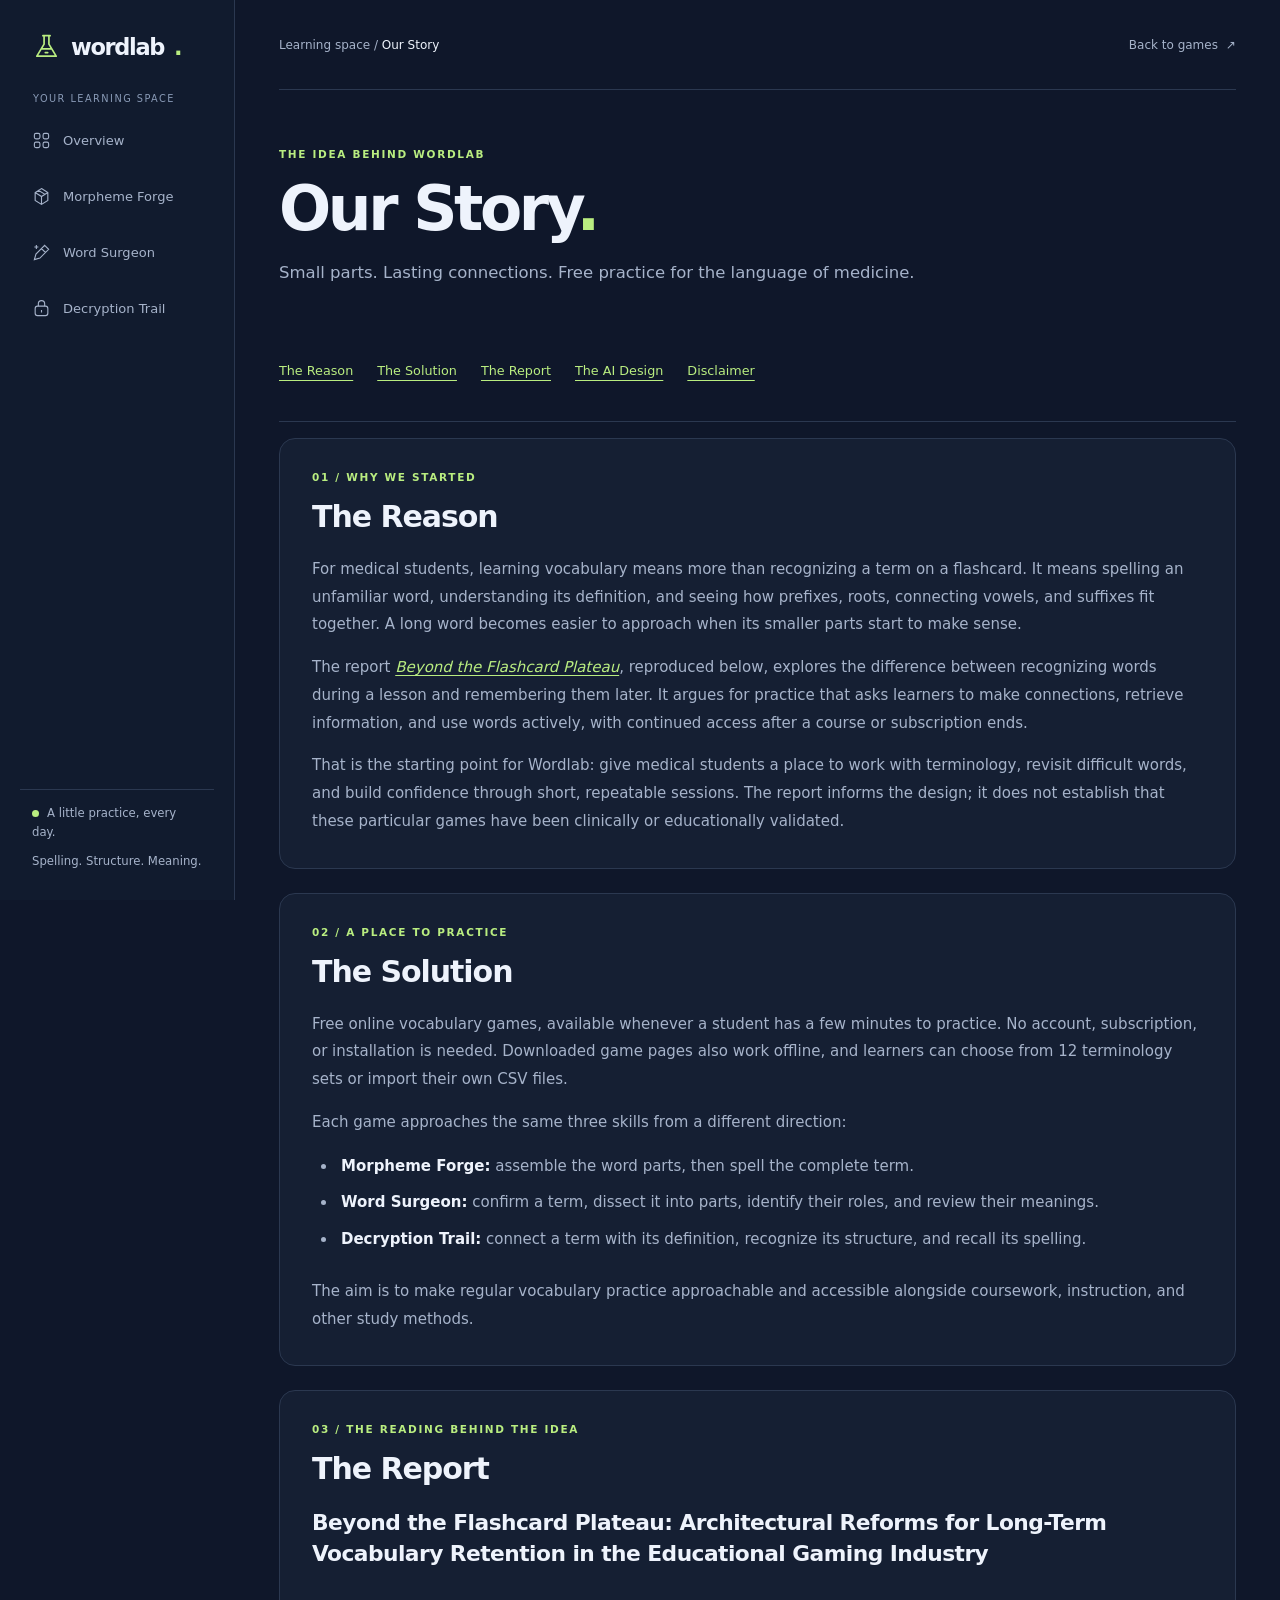
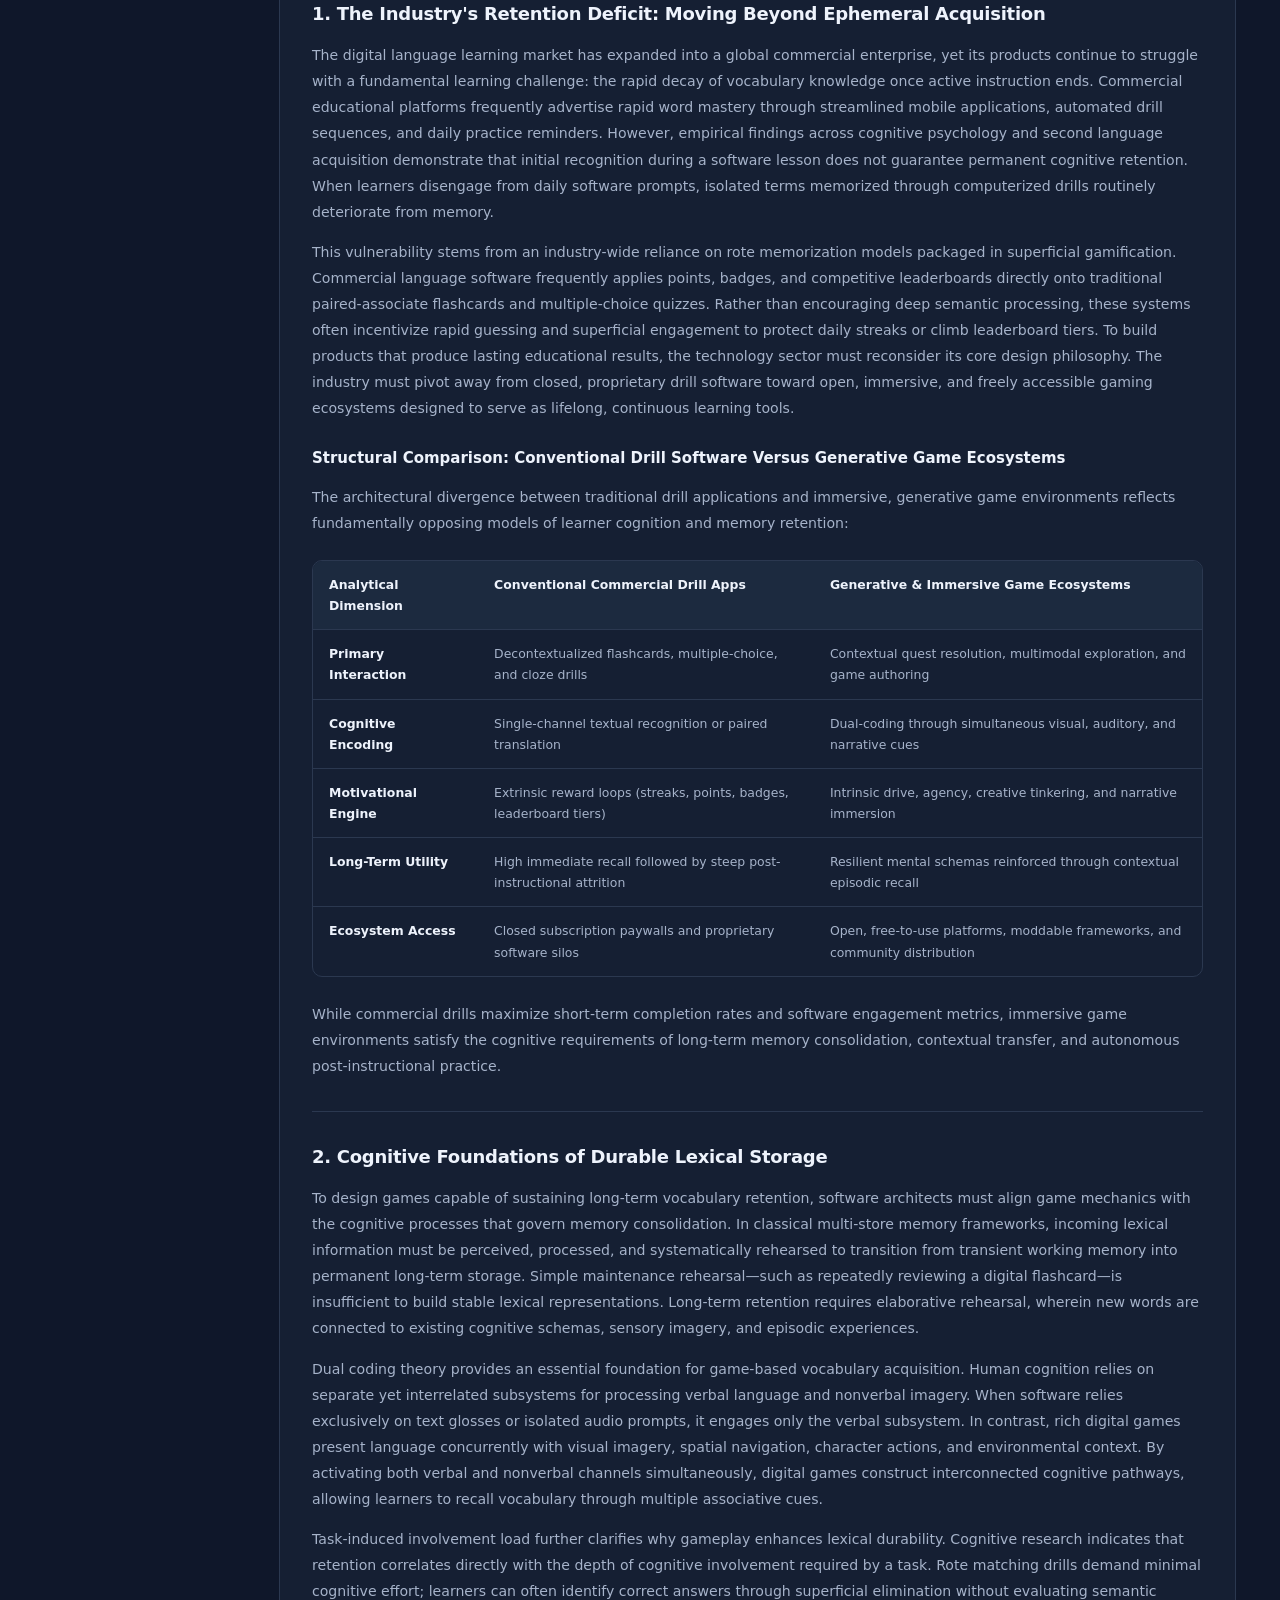
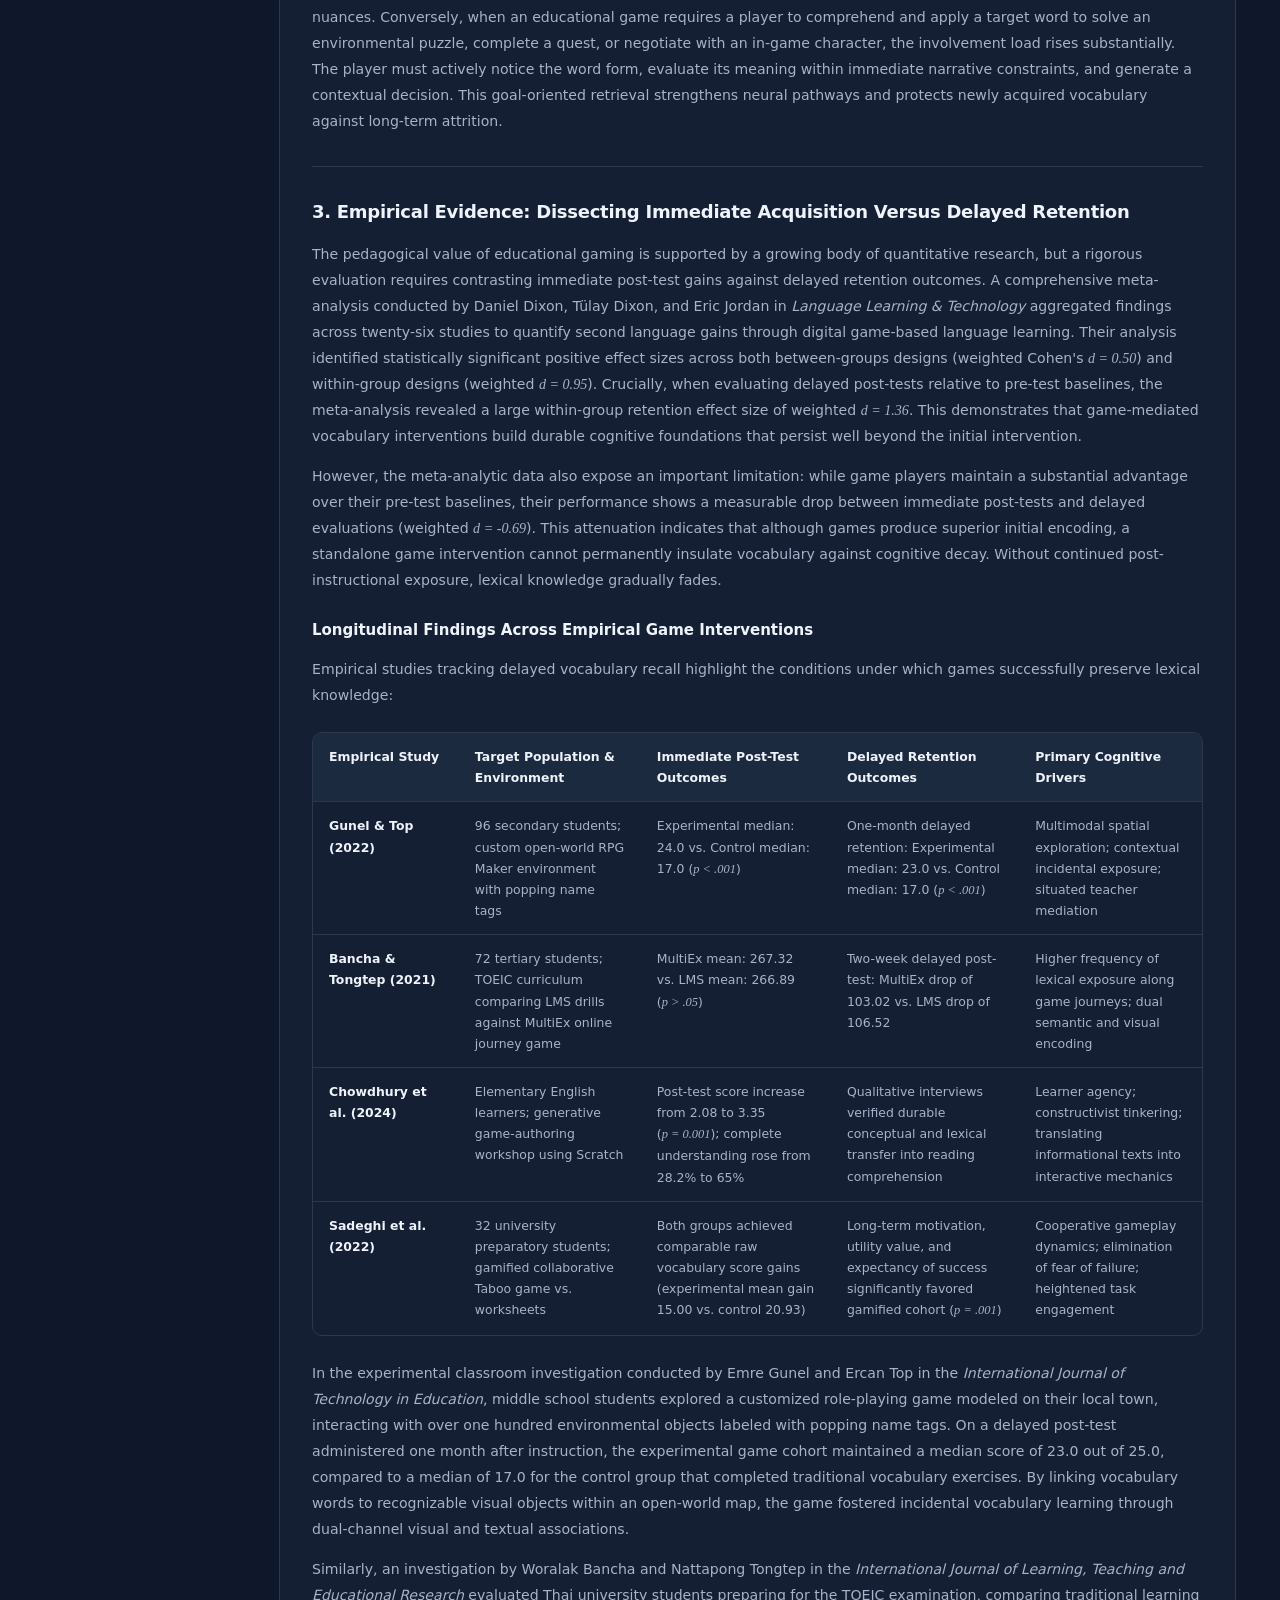
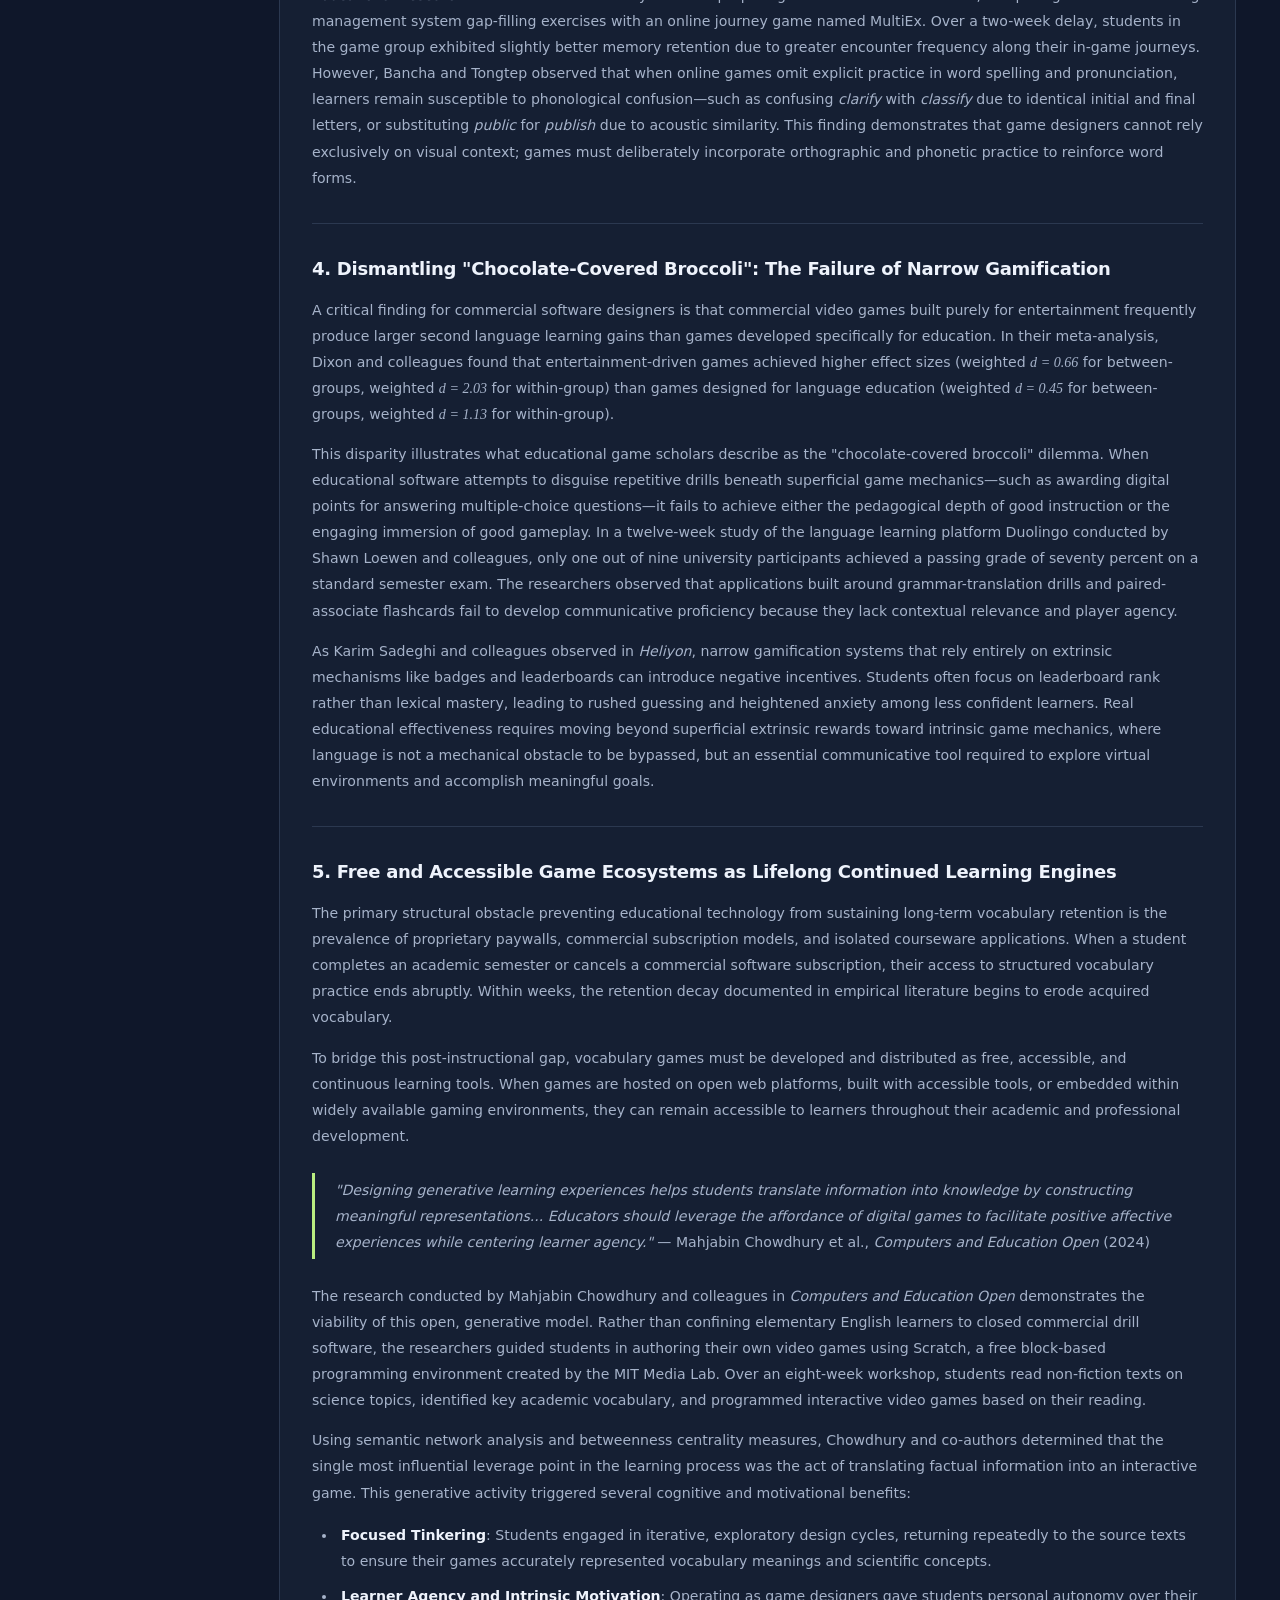
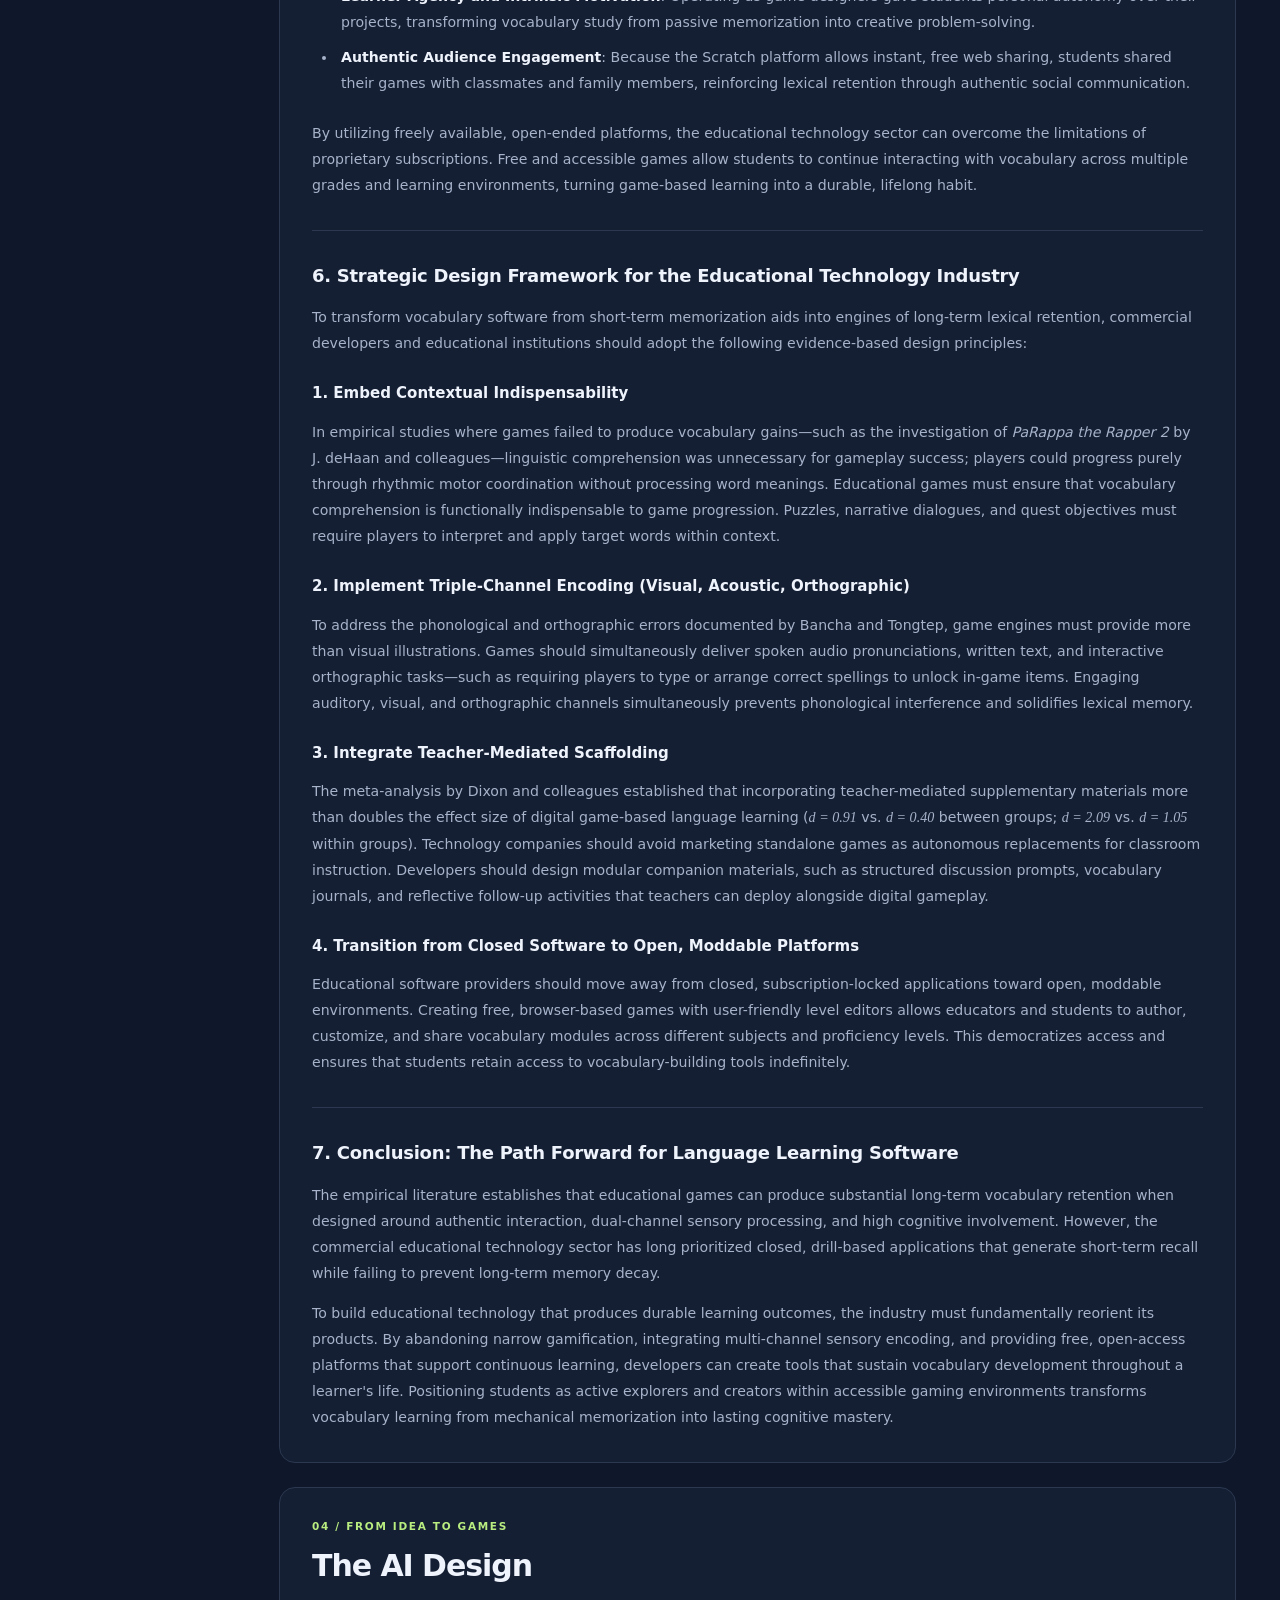
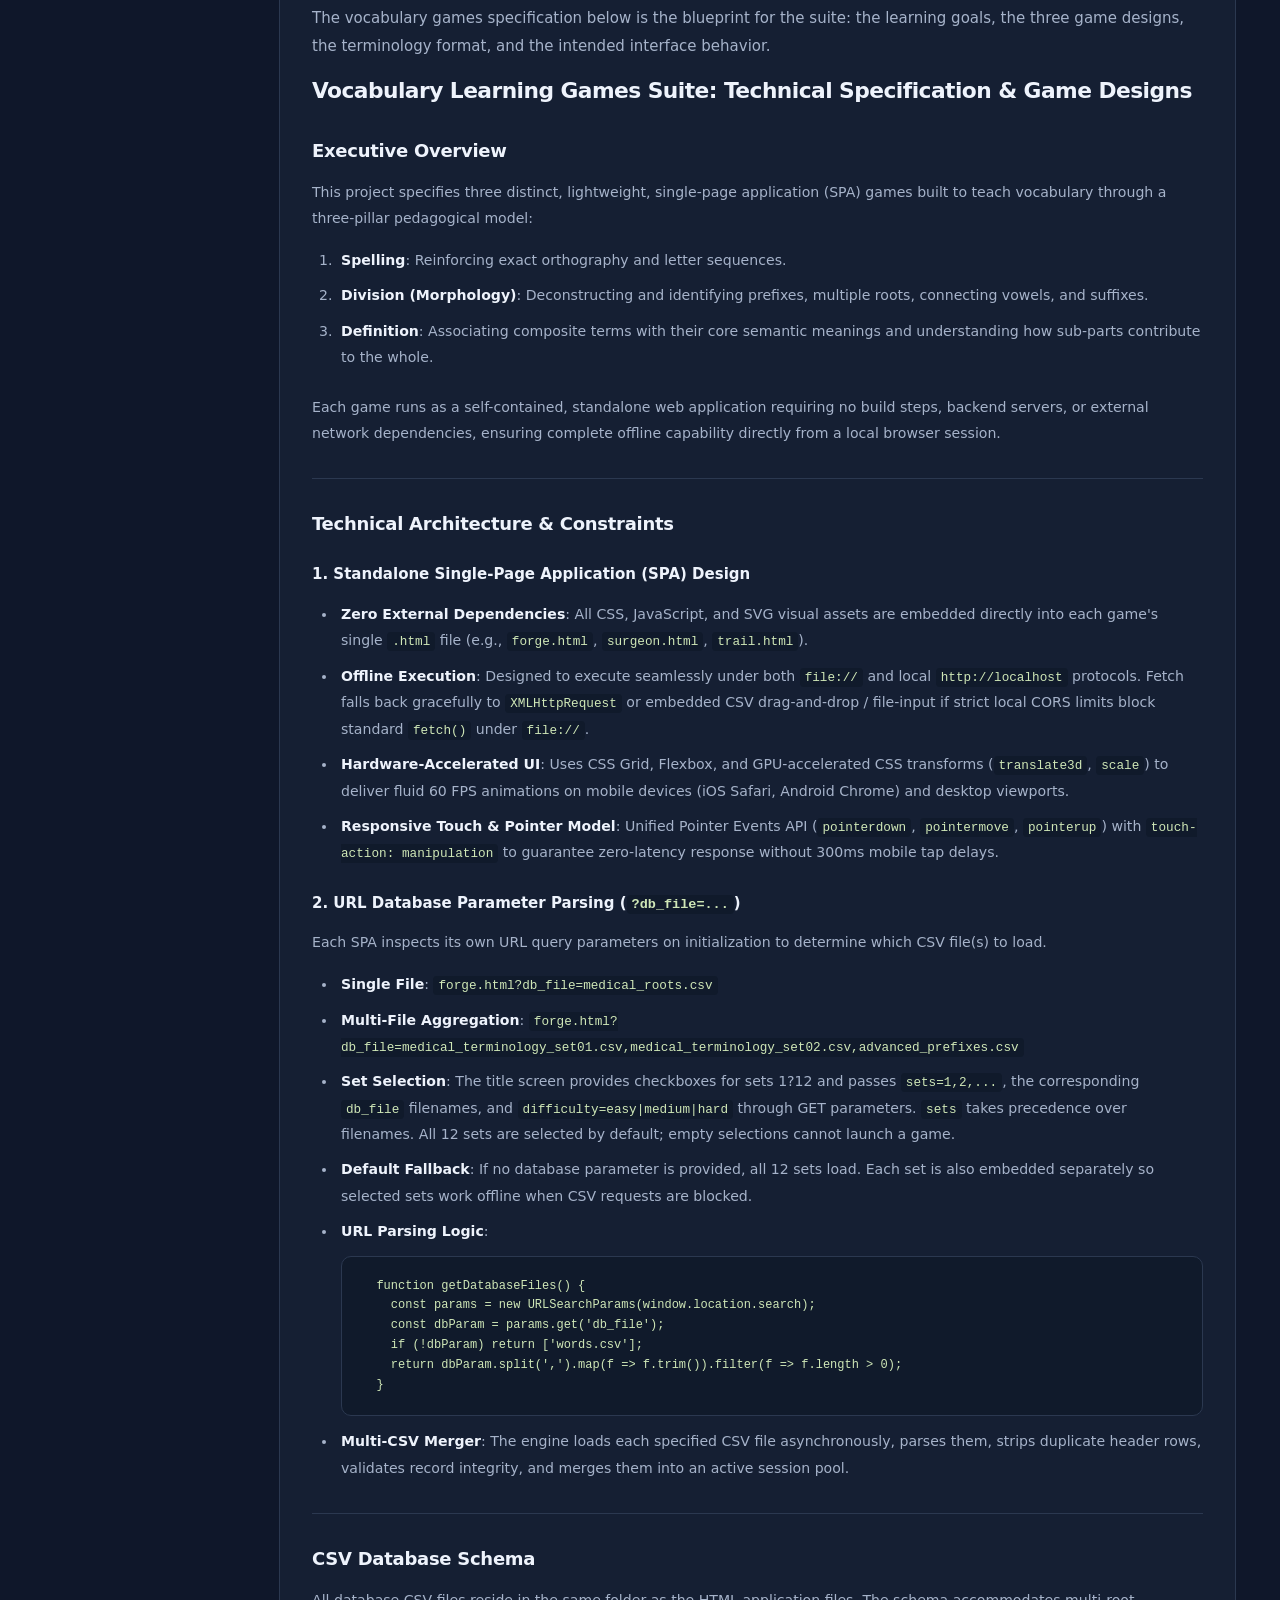
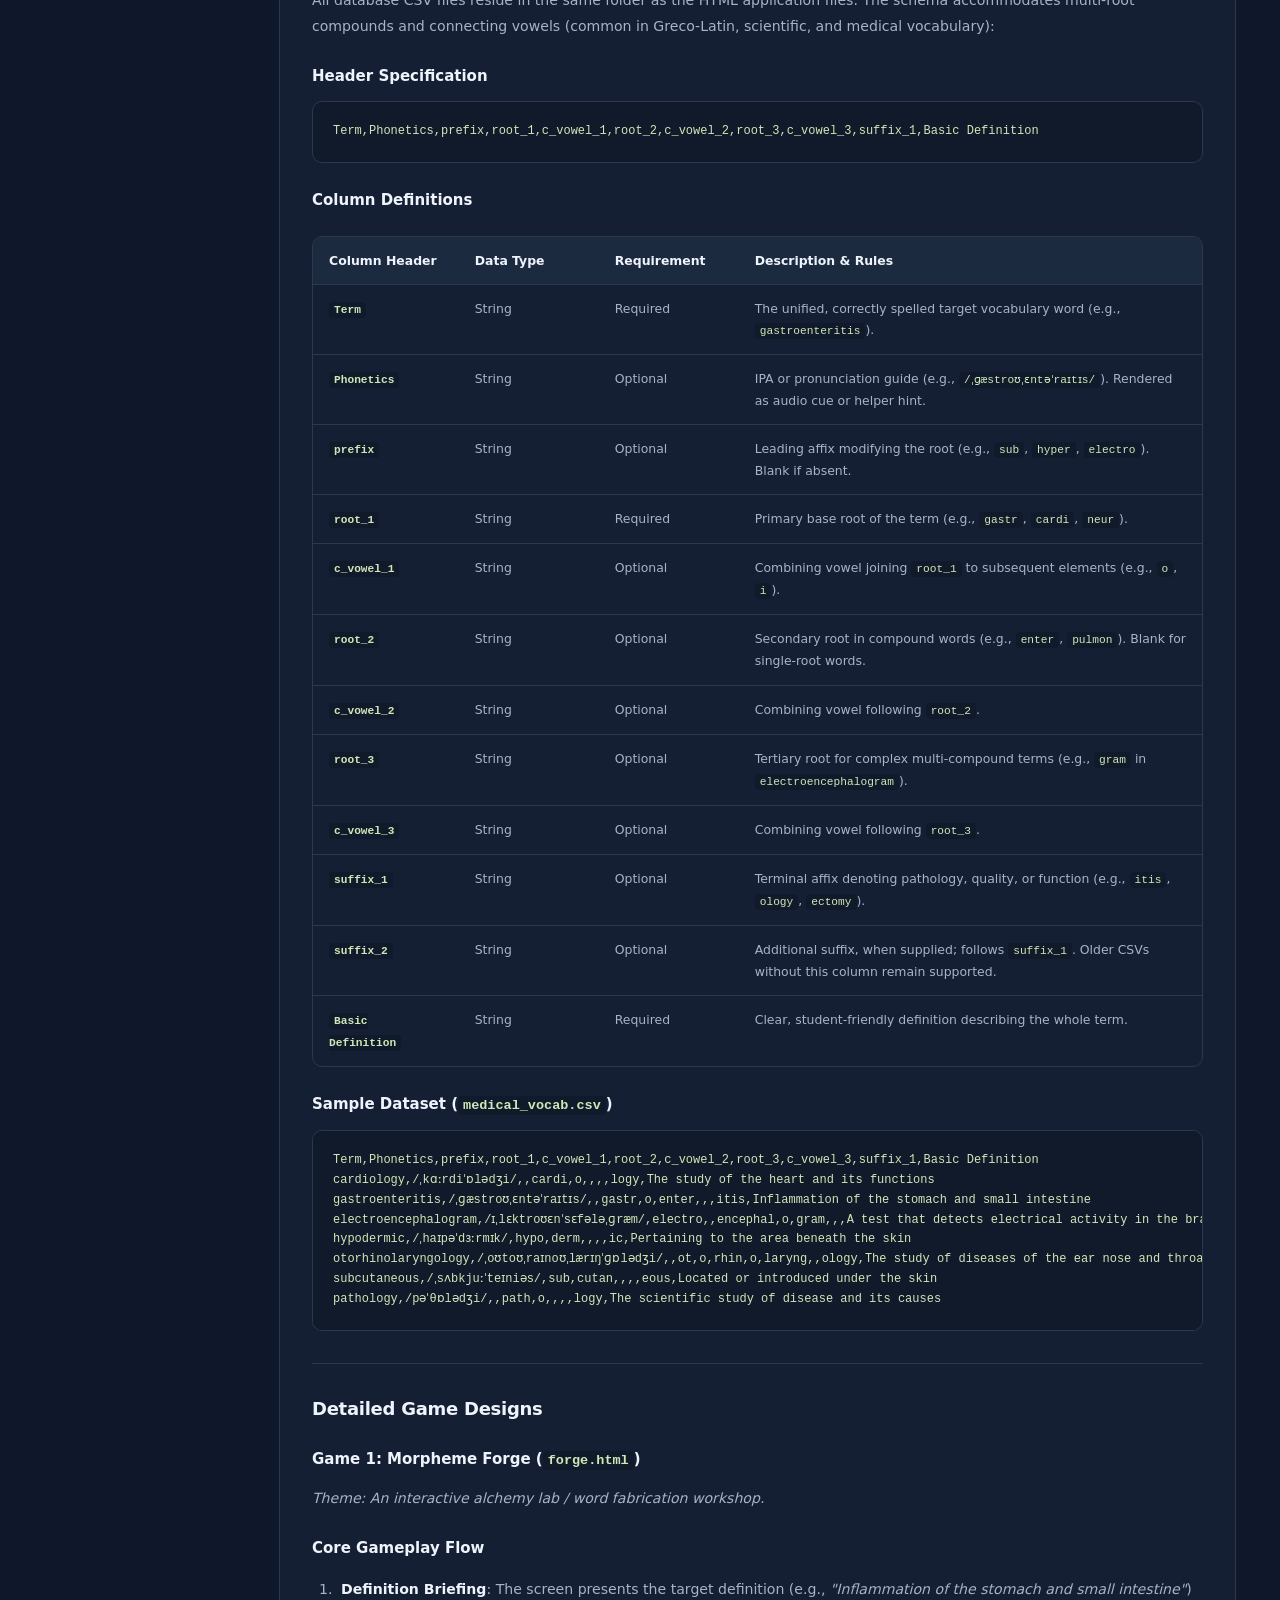
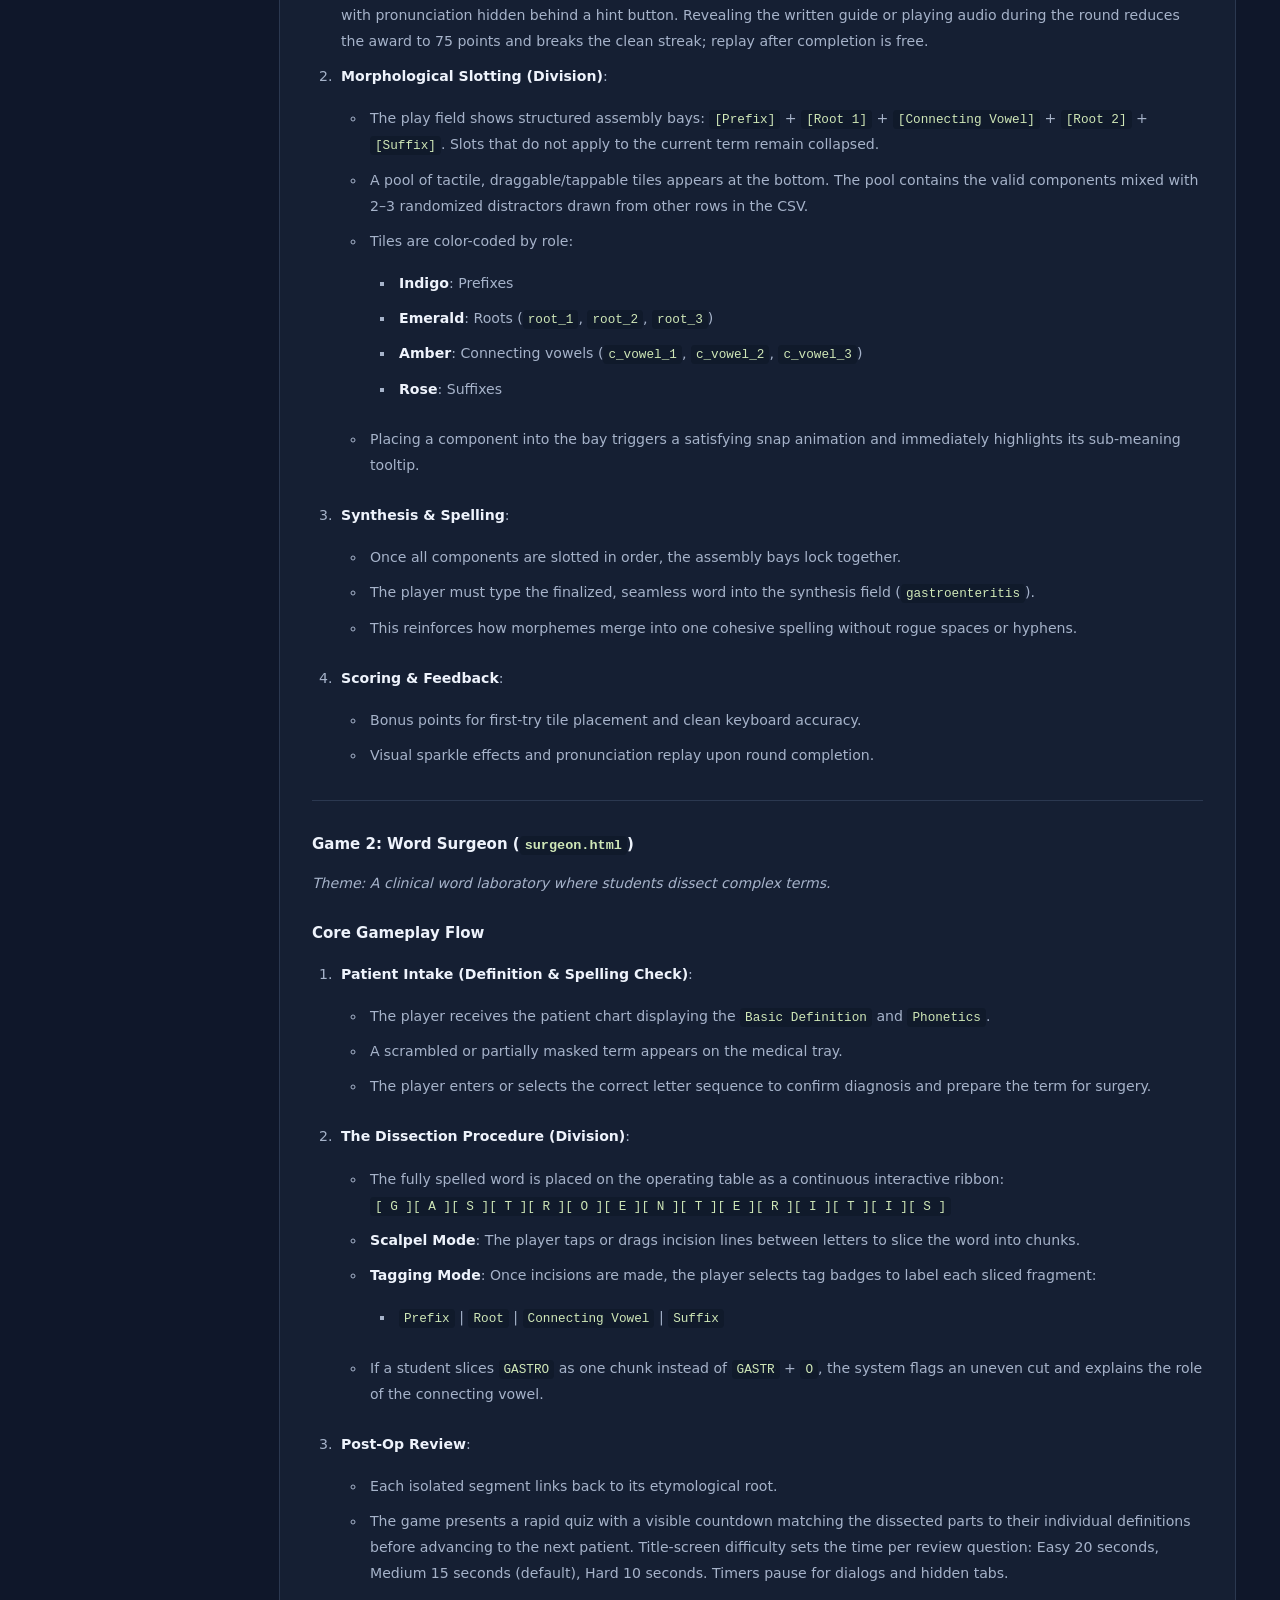
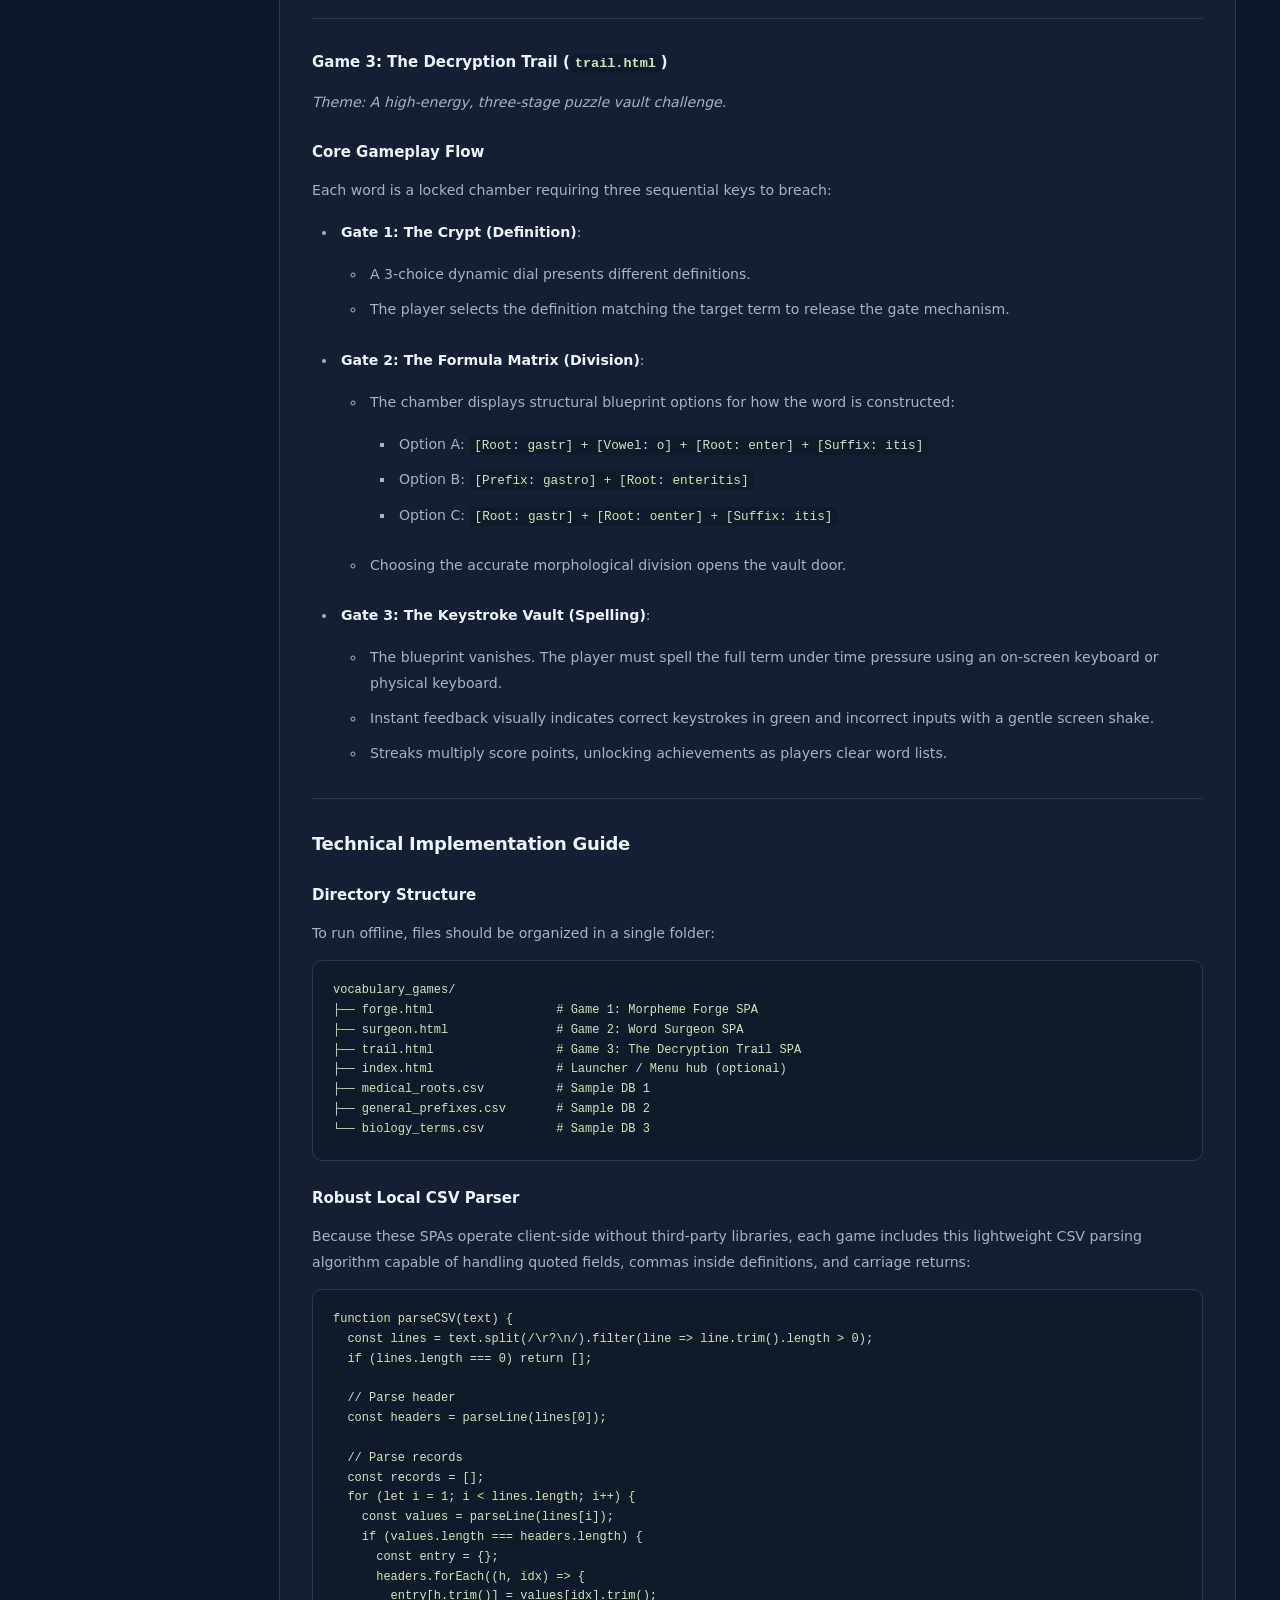
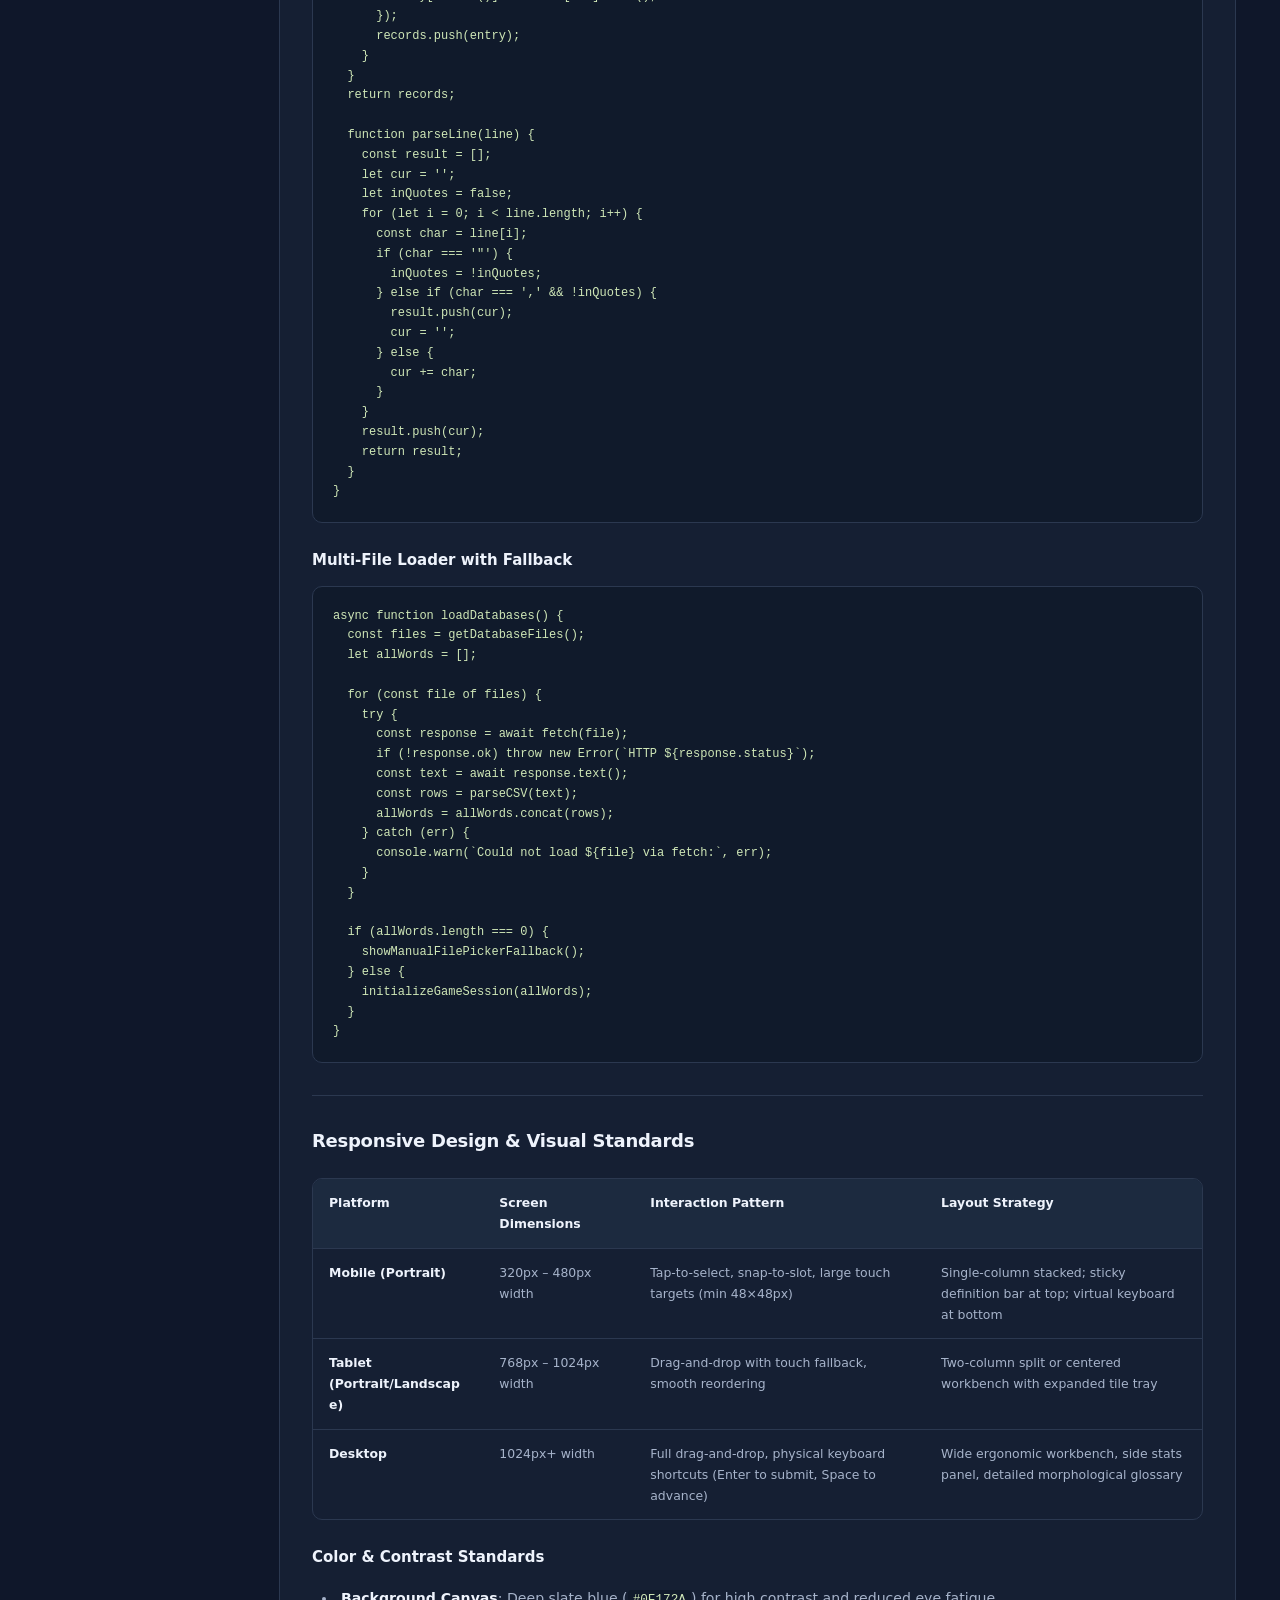
<file: story.html>
<!doctype html>
<html lang="en">
<head>
  <meta charset="utf-8">
  <meta name="viewport" content="width=device-width,initial-scale=1">
  <meta name="theme-color" content="#0f172a">
  <meta name="description" content="Why Wordlab offers free medical vocabulary games, the report that inspired the approach, and the design behind the games.">
  <title>Our Story | Wordlab</title>
  <style>:root{color-scheme:dark;--bg:#0f172a;--panel:#172136;--edge:#2b3850;--ink:#eef3fc;--muted:#a6b3ca;--accent:#b9ed80;--accent-rgb:185,237,128;--prefix:#a8b5ff;--root:#72e2b3;--vowel:#ffce7b;--suffix:#ffa2cc;font-family:system-ui,-apple-system,"Segoe UI",sans-serif;font-size:15px}*{box-sizing:border-box}body{margin:0;background:var(--bg);color:var(--ink);min-width:320px}button,input,select{font:inherit}button,a,input,select{-webkit-tap-highlight-color:transparent;touch-action:manipulation}button,a{transition:background .18s,transform .18s,border-color .18s}button{cursor:pointer}button:disabled{opacity:.45;cursor:default}button:focus-visible,a:focus-visible,input:focus-visible,summary:focus-visible,select:focus-visible{outline:3px solid var(--accent);outline-offset:4px}a{color:inherit;text-decoration:none}button{color:inherit;background:transparent;border:1px solid var(--edge);border-radius:10px;min-height:48px;padding:10px 17px}button:hover:not(:disabled){background:#27344c;border-color:#677993}input,select{background:#101a2d;color:var(--ink);border:1px solid #46546d;border-radius:10px;min-height:50px;padding:12px 15px;max-width:100%}input::placeholder{color:#8e9cb4}p{line-height:1.65}h1,h2,h3,p{margin-top:0}h1{font-size:clamp(2.4rem,4.8vw,4.7rem);line-height:1.06;font-weight:650;letter-spacing:-.055em;margin-bottom:22px}h2{font-size:1.6rem;letter-spacing:-.035em;font-weight:600}h3{font-size:1.15rem;font-weight:600}.muted{color:var(--muted)}.eyebrow{text-transform:uppercase;letter-spacing:.16em;font-size:.7rem;font-weight:700;color:var(--accent);margin-bottom:16px}.shell{display:grid;grid-template-columns:235px minmax(0,1fr);min-height:100vh}.sidebar{padding:32px 20px;border-right:1px solid var(--edge);display:flex;flex-direction:column;gap:32px;position:sticky;top:0;height:100vh;background:#111b2e}.brand{display:flex;align-items:center;gap:10px;font-size:1.5rem;font-weight:700;letter-spacing:-.06em;padding:0 12px}.brand svg{color:var(--accent)}.brand small{color:var(--muted);font-weight:400}.nav-label{font-size:.65rem;letter-spacing:.15em;color:#899ab6;padding:0 13px;margin-bottom:12px}.nav{display:grid;gap:8px}.nav a{padding:14px 12px;border-radius:9px;color:var(--muted);display:flex;align-items:center;gap:12px;min-height:48px;font-size:.87rem}.nav a:hover{background:#202e44;color:white}.nav a.active{color:var(--accent);background:rgba(var(--accent-rgb),.08)}.nav svg{width:19px;height:19px}.sidebar-bottom{margin-top:auto;padding:14px 12px 0;border-top:1px solid var(--edge);font-size:.78rem;color:var(--muted)}.status-dot{display:inline-block;width:7px;height:7px;background:var(--accent);border-radius:50%;margin-right:8px}.main{padding:0 44px 28px;max-width:1530px;width:100%;margin:auto}.topbar{height:90px;display:flex;align-items:center;justify-content:space-between;border-bottom:1px solid var(--edge);gap:12px;color:var(--muted);font-size:.8rem}.topbar strong{color:var(--ink);font-weight:500}.top-actions{display:flex;align-items:center;gap:12px}.small-button{font-size:.8rem;padding:8px 12px;min-height:40px}.offline{display:flex;align-items:center;gap:7px}.offline svg{width:15px}.hero{display:grid;grid-template-columns:1.3fr 1fr;align-items:center;gap:35px;padding:62px 0 42px}.hero p{color:var(--muted);max-width:470px;font-size:1rem}.accent{color:var(--accent)}.hero-art{height:255px;position:relative;display:grid;place-content:center;background:radial-gradient(ellipse,rgba(var(--accent-rgb),.08),transparent 70%);isolation:isolate}.hero-art::before,.hero-art::after{content:"";position:absolute;border:1px solid #33445a;border-radius:50%;inset:15px 30px;transform:rotate(-20deg);z-index:-1}.hero-art::after{inset:40px 0;transform:rotate(24deg)}.molecule{display:flex;gap:6px;align-items:center;transform:rotate(-8deg);position:relative}.molecule span{font-size:clamp(1rem,2.1vw,2rem);padding:21px 17px;border:1px solid currentColor;border-radius:14px;background:#172637;box-shadow:0 15px 35px #080e2077;font-family:ui-monospace,monospace}.molecule span:nth-child(2){transform:translateY(-20px)}.art-note{position:absolute;font:10px ui-monospace,monospace;letter-spacing:.13em;color:#91a4b4;bottom:23px;left:22%}.section-line{display:flex;align-items:center;justify-content:space-between;gap:10px;margin:8px 0 20px}.section-line h2{font-size:1.05rem;letter-spacing:-.01em;margin:0}.section-line span{font-size:.78rem;color:var(--muted)}.games{display:grid;grid-template-columns:repeat(3,minmax(0,1fr));gap:18px}.game-card{border:1px solid var(--edge);border-radius:16px;padding:24px;background:linear-gradient(155deg,#1a263c,#141e32);display:flex;flex-direction:column;min-height:355px;overflow:hidden;position:relative}.game-card:hover{border-color:var(--card-accent);transform:translate3d(0,-5px,0)}.game-card .number{font:11px ui-monospace,monospace;color:var(--muted)}.card-art{height:100px;display:flex;align-items:center;justify-content:center;gap:5px;color:var(--card-accent)}.card-art svg{width:75px;height:75px}.card-art .mini-tile{border:1px solid currentColor;border-radius:8px;padding:10px 9px;background:#ffffff06;font:16px ui-monospace,monospace;transform:rotate(-6deg)}.card-art .mini-tile:nth-child(2){transform:translateY(-8px) rotate(4deg)}.game-card h3{font-size:1.3rem;letter-spacing:-.03em;margin-bottom:9px}.game-card p{font-size:.84rem;color:var(--muted);margin-bottom:18px}.card-footer{margin-top:auto;display:flex;justify-content:space-between;font-size:.76rem;color:var(--card-accent);align-items:center;padding-top:15px;border-top:1px solid var(--edge)}.pill{border:1px solid var(--edge);border-radius:20px;padding:5px 9px;font-size:.68rem;color:var(--muted);white-space:nowrap}.session-banner{border:1px solid var(--edge);border-radius:12px;padding:21px 25px;display:flex;justify-content:space-between;align-items:center;gap:20px;margin:28px 0;background:#141e31}.session-banner p{font-size:.8rem;color:var(--muted);margin:5px 0 0}.session-banner strong{font-size:.9rem}.footer{display:flex;justify-content:space-between;gap:12px;color:#96a6bf;font-size:.7rem;padding-top:17px;margin-top:22px;border-top:1px solid var(--edge)}.game-header{padding:34px 0 25px;display:flex;align-items:center;justify-content:space-between;gap:22px}.game-header h1{font-size:2.4rem;margin-bottom:10px}.game-header p{color:var(--muted);font-size:.87rem;margin:0}.stats{display:flex;gap:24px;text-align:right}.stat strong{font:1.4rem ui-monospace,monospace;display:block;color:var(--accent)}.stat span{font-size:.65rem;letter-spacing:.12em;text-transform:uppercase;color:var(--muted)}.game-layout{display:grid;grid-template-columns:minmax(0,1fr) 250px;gap:23px}.workbench{background:#151f33;border:1px solid var(--edge);border-radius:16px;padding:28px;min-height:520px;position:relative}.bench-top{display:flex;justify-content:space-between;align-items:center;gap:8px;margin-bottom:27px;font-size:.7rem;color:var(--muted);letter-spacing:.1em;text-transform:uppercase}.stepper{display:flex;gap:6px;align-items:center}.stepper span{background:#26334b;height:4px;width:27px;border-radius:4px}.stepper span.done{background:var(--accent)}.brief{border-left:2px solid var(--accent);padding-left:18px;margin-bottom:28px}.brief h2{font-size:clamp(1.3rem,2vw,1.8rem);line-height:1.4;margin:7px 0 9px;letter-spacing:-.025em}.brief .eyebrow{margin:0;color:var(--muted)}.phonetics{font: .84rem ui-monospace,monospace;color:var(--muted);display:flex;gap:9px;align-items:center}.phonetics button{padding:3px 9px;min-height:36px;font-size:.8rem}.help-line{font-size:.83rem;color:var(--muted);margin-bottom:15px}.slots,.tiles{display:flex;flex-wrap:wrap;gap:10px}.slots{padding:20px 0 26px;border-bottom:1px dashed #3a4961;margin-bottom:23px}.slot{display:flex;flex-direction:column;gap:5px;align-items:center;min-width:80px;min-height:83px;border-style:dashed;border-color:#526079;padding:12px;font:1.1rem ui-monospace,monospace;background:#101a2b}.slot small{font: .6rem system-ui;text-transform:uppercase;letter-spacing:.08em;max-width:87px}.slot.filled{border-style:solid;animation:snap .25s ease}.slot.selected{outline:2px solid var(--accent)}.prefix{color:var(--prefix)}.root{color:var(--root)}.vowel{color:var(--vowel)}.suffix{color:var(--suffix)}.tile{font:1.1rem ui-monospace,monospace;background:#1c2b3c;border-color:currentColor;min-width:58px;user-select:none;touch-action:none}.tile.selected{outline:3px solid white;transform:translateY(-4px)}.tile.used{opacity:.28}.tiles{min-height:54px}.primary{background:var(--accent);border-color:var(--accent);color:#152315;font-weight:650}.primary:hover:not(:disabled){background:#cffaa2;color:#152315;border-color:transparent}.actions{display:flex;align-items:center;gap:10px;flex-wrap:wrap;margin-top:22px}.actions .primary{margin-left:auto}.form-label{font-size:.85rem;display:block;margin:23px 0 10px}.spell-input{font:1.2rem ui-monospace,monospace;width:100%;letter-spacing:.04em}.feedback{font-size:.86rem;margin-top:18px;padding:13px 16px;border-radius:8px;border:1px solid var(--edge);line-height:1.55;background:#1c2a3f}.feedback:empty{display:none}.feedback.good{border-color:#4d8766;color:#b5edcb}.feedback.bad{border-color:#a15b68;color:#ffc1ca}.side-stack{display:grid;align-content:start;gap:17px}.side-card{border:1px solid var(--edge);border-radius:12px;padding:20px;background:#141e30}.side-card h3{font-size:.8rem;margin-bottom:15px}.side-card p,.side-card li{font-size:.78rem;color:var(--muted);line-height:1.7}.legend{display:grid;gap:14px;font-size:.76rem}.legend span{display:flex;align-items:center;gap:9px}.legend i{width:8px;height:8px;border-radius:3px;background:currentColor}.side-card ol{padding-left:18px;margin:0}.progress-track{height:5px;background:#2a354b;border-radius:5px;margin:15px 0;overflow:hidden}.progress-track span{display:block;height:100%;background:var(--accent);transition:width .3s}.session-count{display:flex;justify-content:space-between;font-size:.75rem;color:var(--muted)}.word-display{font:clamp(1.3rem,2.7vw,2.4rem) ui-monospace,monospace;letter-spacing:.1em;text-align:center;padding:25px 0;color:var(--accent);overflow-wrap:anywhere}.ribbon{display:flex;justify-content:center;align-items:center;flex-wrap:wrap;padding:22px 0;gap:0;user-select:none}.letter{font:1.35rem ui-monospace,monospace;padding:10px 0}.cut{min-width:20px;width:20px;padding:0;border:0;border-radius:0;min-height:56px;position:relative;color:#71839d;font-size:.8rem;touch-action:none}.cut:hover:not(:disabled){background:#26344d}.cut.on{color:var(--accent)}.cut.on::after{content:"";position:absolute;background:var(--accent);width:2px;top:0;bottom:0;left:9px}.tag-row{display:flex;align-items:center;justify-content:space-between;gap:12px;margin:10px 0;padding:11px 14px;border:1px solid var(--edge);border-radius:9px}.tag-row strong{font:1.1rem ui-monospace,monospace;overflow-wrap:anywhere}.tag-row select{font-size:.8rem;min-height:48px;width:158px}.choices{display:grid;gap:12px;margin:24px 0}.choice{text-align:left;display:flex;align-items:center;gap:15px;line-height:1.5;padding:15px 17px}.choice .choice-letter{display:grid;place-items:center;min-width:30px;height:30px;border-radius:7px;background:#ffffff08;font: .8rem ui-monospace,monospace;color:var(--muted)}.choice.wrong{border-color:#cf7080;background:#ad4d5a16}.choice.correct{border-color:var(--accent);background:rgba(var(--accent-rgb),.09)}.formula{display:flex;gap:7px;flex-wrap:wrap;align-items:center;font:1rem ui-monospace,monospace}.formula small{display:block;font:.59rem system-ui;text-transform:uppercase;letter-spacing:.06em;margin-bottom:3px}.formula-part{padding:7px 9px;background:#ffffff05;border-radius:5px}.gate-map{display:flex;gap:12px;margin:22px 0}.gate{flex:1;border:1px solid var(--edge);padding:14px 8px;border-radius:9px;text-align:center;font-size:.7rem;color:var(--muted)}.gate.current{color:var(--accent);border-color:var(--accent)}.gate b{display:block;font:1.2rem ui-monospace,monospace;margin-bottom:6px}.timer{font:1rem ui-monospace,monospace;color:var(--accent)}.timer.urgent{color:#ffa6b7}.keyboard{display:grid;gap:7px;margin-top:22px}.keyboard-row{display:flex;gap:5px;justify-content:center}.key{padding:5px;min-width:0;flex:1;max-width:48px;font:.85rem ui-monospace,monospace;min-height:48px;background:#202e46}.key.wide{max-width:88px;flex:1.8}.typing-progress{font:1.2rem ui-monospace,monospace;overflow-wrap:anywhere;letter-spacing:.05em;padding:16px 0;min-height:52px}.typing-progress .right{color:var(--root)}.typing-progress .wrong{color:#ff91a6;background:#84223c44}.complete{text-align:center;padding:25px 5px}.complete .seal{width:80px;height:80px;border:1px solid var(--accent);border-radius:50%;display:grid;place-items:center;color:var(--accent);font-size:2rem;margin:0 auto 25px;box-shadow:0 0 80px rgba(var(--accent-rgb),.15)}.complete h2{font-size:2.2rem}.complete .term{font:1.6rem ui-monospace,monospace;color:var(--accent);overflow-wrap:anywhere}.part-review{display:flex;justify-content:center;flex-wrap:wrap;gap:9px;margin:24px 0}.part-review span{padding:10px;border:1px solid var(--edge);border-radius:8px;font:1rem ui-monospace,monospace}.part-review small{display:block;font:.7rem system-ui;color:var(--muted);max-width:130px;margin-top:5px}.confetti{pointer-events:none;position:absolute;inset:0;overflow:hidden;border-radius:16px}.confetti i{position:absolute;left:50%;top:34%;height:7px;width:7px;background:var(--accent);animation:burst 1s ease-out forwards;transform:rotate(var(--rotation))}.modal-backdrop{position:fixed;inset:0;background:#060d1ecb;display:grid;place-items:center;padding:20px;z-index:20;backdrop-filter:blur(6px)}.modal{width:650px;max-width:100%;max-height:90vh;overflow:auto;background:#18243a;border:1px solid #43516b;border-radius:18px;padding:28px;box-shadow:0 30px 100px #0008}.modal-head{display:flex;align-items:center;justify-content:space-between;gap:15px}.modal p{color:var(--muted);font-size:.85rem}.dropzone{padding:28px 18px;border:1px dashed #687b96;border-radius:12px;text-align:center;margin:20px 0}.dropzone.over{background:#b9ed8014;border-color:var(--accent)}.dropzone input{font-size:.8rem;width:100%;padding:9px}.dataset-info{font-size:.8rem;color:var(--muted);line-height:1.6}.settings{display:flex;gap:15px;align-items:center;margin:16px 0;flex-wrap:wrap}.settings label{font-size:.85rem}.settings input[type=checkbox]{width:20px;min-height:20px;accent-color:var(--accent)}.glossary-item{font-size:.8rem;line-height:1.6;border-bottom:1px solid var(--edge);padding:10px 0}.glossary-item:last-child{border:0}.glossary-item strong{font-family:ui-monospace,monospace}.glossary-item span{color:var(--muted)}.empty{text-align:center;padding:65px 15px}.shake{animation:shake .25s}.sr-only{position:absolute;width:1px;height:1px;padding:0;margin:-1px;overflow:hidden;clip:rect(0,0,0,0);white-space:nowrap;border:0}@keyframes snap{from{transform:scale(.9)}to{transform:scale(1)}}@keyframes shake{25%{transform:translateX(-4px)}75%{transform:translateX(4px)}}@keyframes burst{to{transform:translate(var(--x),var(--y)) rotate(210deg);opacity:0}}@media(min-width:1450px){.main{padding-left:60px;padding-right:60px}.hero{padding-top:75px;padding-bottom:55px}.game-card{min-height:390px}}@media(max-width:1150px){.shell{grid-template-columns:200px minmax(0,1fr)}.main{padding:0 25px 25px}.sidebar{padding:28px 12px}.game-layout{grid-template-columns:minmax(0,1fr)}.side-stack{grid-template-columns:repeat(3,minmax(0,1fr));gap:12px}.side-card{padding:16px}.game-card{padding:20px;min-height:350px}.hero-art .molecule span{padding:17px 10px}.hero{gap:15px}}@media(max-width:820px){.shell{grid-template-columns:1fr}.sidebar{position:static;width:100%;height:auto;border-right:0;border-bottom:1px solid var(--edge);padding:17px 22px;gap:16px}.brand{padding:0}.sidebar-bottom,.nav-label{display:none}.nav{display:flex;gap:8px;overflow-x:auto}.nav a{white-space:nowrap;padding:9px 11px;font-size:.78rem;min-height:42px}.nav svg{width:16px;height:16px}.topbar{height:68px}.hero{padding:38px 0 27px;grid-template-columns:1.3fr 1fr}h1{font-size:3.2rem}.games{gap:12px}.game-card{padding:18px;min-height:345px}.game-card h3{font-size:1.14rem}.game-card p{font-size:.78rem}.card-art .mini-tile{padding:9px 5px;font-size:13px}.card-footer .pill{display:none}.hero-art{height:220px}.art-note{font-size:8px;left:15%}}@media(max-width:580px){.main{padding:0 18px 22px}.sidebar{padding:16px 18px}.nav{gap:0;justify-content:space-between}.nav a{font-size:.7rem;padding:8px 7px;gap:5px}.nav svg{display:none}.brand{font-size:1.35rem}.topbar{font-size:.7rem;height:65px}.offline{display:none}.top-actions{gap:5px}.small-button{font-size:.7rem;padding:8px 10px}.hero{grid-template-columns:1fr;padding-top:37px;gap:0}.hero h1{font-size:3.2rem;max-width:350px}.hero p{font-size:.92rem;margin-bottom:0}.hero-art{height:190px;margin:10px 0}.hero-art .molecule span{font-size:1.6rem;padding:17px}.hero-art::before{inset:15px 40px}.hero-art::after{inset:35px 20px}.art-note{left:23%;bottom:6px}.games{grid-template-columns:1fr}.game-card{min-height:245px;padding:22px}.card-art{position:absolute;right:18px;top:18px;height:65px;opacity:.8}.card-art svg{width:55px;height:55px}.card-art .mini-tile{font-size:12px}.game-card h3{font-size:1.5rem;margin-top:30px}.game-card p{font-size:.87rem;max-width:280px}.card-footer .pill{display:block}.section-line span{font-size:.67rem}.session-banner{padding:20px;align-items:flex-start;flex-direction:column;gap:13px}.session-banner button{width:100%}.footer{font-size:.62rem}.game-header{align-items:flex-start;padding:27px 0 22px;gap:10px}.game-header h1{font-size:1.9rem}.game-header p{font-size:.78rem}.stats{gap:12px}.stat strong{font-size:1.1rem}.stat span{font-size:.52rem}.workbench{padding:20px 16px;min-height:470px}.side-stack{grid-template-columns:1fr}.side-card ol{display:flex;gap:25px;flex-wrap:wrap}.slots{gap:7px}.slot{min-width:70px;flex:1;padding:10px 7px;min-height:80px}.slot small{font-size:.55rem}.tile{font-size:1rem;padding:10px 14px}.bench-top{font-size:.62rem}.brief{padding-left:13px}.brief h2{font-size:1.35rem}.keyboard-row{gap:3px}.key{font-size:.8rem;padding:3px;min-height:48px}.choice{padding:13px 11px;font-size:.84rem}.letter{font-size:1.1rem}.cut{min-width:16px;width:16px}.cut.on::after{left:7px}.tag-row{padding:10px;gap:7px}.tag-row select{width:145px}.modal{padding:20px}.modal h2{font-size:1.3rem}.game-header .eyebrow{font-size:.6rem}.actions .primary{margin-left:0;flex:1}.game-header .stats{padding-top:4px}}@media(prefers-reduced-motion:reduce){*,*::before,*::after{animation:none!important;transition:none!important;scroll-behavior:auto!important}}
:root{--touch-target:48px}
.launch-setup{display:grid;grid-template-columns:minmax(0,1.5fr) minmax(250px,1fr);gap:24px;padding:26px;margin:0 0 32px;border:1px solid var(--edge);border-radius:16px;background:#141e31}
.launch-setup fieldset{min-width:0;margin:0;padding:0;border:0}
.launch-setup legend{font-weight:650;font-size:1.05rem;margin-bottom:10px}
.set-checklist{display:grid;grid-template-columns:repeat(4,minmax(0,1fr));gap:8px}
.set-option,.difficulty-option{display:flex;align-items:center;gap:10px;min-height:48px;padding:9px 12px;border:1px solid var(--edge);border-radius:8px;cursor:pointer;font-size:.85rem}
.set-option:has(input:checked),.difficulty-option:has(input:checked){background:rgba(var(--accent-rgb),.08);border-color:var(--accent)}
.launch-setup input{width:18px;height:18px;min-height:18px;margin:0;accent-color:var(--accent);flex-shrink:0;padding:0}
.set-actions{display:flex;flex-wrap:wrap;gap:8px;margin:14px 0}
#set-summary{margin:12px 0 0}
.difficulty-options{display:grid;gap:10px}
.difficulty-option small{display:block;color:var(--muted);font-size:.75rem;margin-top:2px}
[data-game-link][aria-disabled=true]{opacity:.5;cursor:not-allowed}
.phonetics{flex-wrap:wrap}
@media(max-width:1150px){.launch-setup{grid-template-columns:1fr}.difficulty-options{grid-template-columns:repeat(3,minmax(0,1fr))}}
@media(max-width:580px){.launch-setup{padding:20px 16px;gap:26px}.set-checklist{grid-template-columns:repeat(3,minmax(0,1fr))}.set-option{padding:8px;font-size:.8rem;gap:7px}.difficulty-options{grid-template-columns:1fr}.difficulty-option small{display:inline;margin-left:10px}}
.cut{width:48px;min-width:48px;min-height:56px}
.cut.on::after{left:23px}
@media(max-width:580px){
  .nav a,.small-button,.phonetics button{min-height:var(--touch-target)}
  .keyboard{grid-template-columns:repeat(5,minmax(48px,1fr));gap:6px}
  .keyboard-row{display:contents}
  .key,.key.wide{max-width:none;width:100%;min-height:var(--touch-target)}
  .cut{min-width:48px;width:48px}
  .cut.on::after{left:23px}
}
@media(max-width:350px){.keyboard{grid-template-columns:repeat(4,minmax(48px,1fr))}}
.story-link{display:inline-block;margin-left:14px;font-size:inherit;color:var(--muted);text-decoration:underline;text-underline-offset:3px}
.story-link:hover,.story-back:hover{color:var(--accent)}
.story-back{display:inline-flex;align-items:center;gap:8px;min-height:48px}
.story-body .main{margin-top:0;min-width:0}
.story-page{max-width:1000px;margin:0 auto;overflow-wrap:anywhere}
.story-hero{padding:58px 0 26px}
.story-hero h1{margin-bottom:18px}
.story-hero p{color:var(--muted);font-size:1.1rem;max-width:650px}
.story-contents{display:flex;gap:8px 24px;flex-wrap:wrap;padding:18px 0 26px;margin-bottom:16px;border-bottom:1px solid var(--edge);font-size:.85rem}
.story-contents a{display:inline-flex;align-items:center;min-height:48px;color:var(--accent);text-decoration:underline;text-underline-offset:5px}
.story-section{padding:32px;margin:0 0 24px;background:#151f33;border:1px solid var(--edge);border-radius:16px;scroll-margin-top:24px}
.story-section h2{font-size:2rem;margin-bottom:22px}
.story-section p,.story-section li{line-height:1.85;color:var(--muted)}
.story-section p:last-child{margin-bottom:0}
.story-section strong{color:var(--ink);font-weight:600}
.story-section a{color:var(--accent);text-decoration:underline;text-underline-offset:3px}
.story-section ul,.story-section ol{padding-left:25px;margin:16px 0 24px}
.story-section li{padding-left:4px;margin:9px 0}
.story-document{font-size:.94rem}
.story-document h3{font-size:1.45rem;line-height:1.4;letter-spacing:-.025em;margin:32px 0 22px}
.story-document h3:first-child{margin-top:8px}
.story-document h4{font-size:1.2rem;line-height:1.45;letter-spacing:-.015em;margin:32px 0 15px}
.story-document h5,.story-document h6{font-size:1rem;line-height:1.5;margin:26px 0 14px}
.story-document hr{border:0;border-top:1px solid var(--edge);margin:32px 0}
.story-document blockquote{margin:24px 0;padding:4px 0 4px 20px;border-left:3px solid var(--accent)}
.story-document pre{max-width:100%;overflow:auto;padding:20px;background:#101a2b;border:1px solid var(--edge);border-radius:10px;line-height:1.65;white-space:pre;overflow-wrap:normal;font-size:.8rem}
.story-document code{font-family:ui-monospace,Consolas,monospace;color:#cfe7b7}
.story-document :not(pre)>code{font-size:.9em;background:#101a2b;border-radius:4px;padding:2px 5px}
.story-table{overflow:auto;max-width:100%;margin:24px 0;border:1px solid var(--edge);border-radius:10px}
.story-table table{width:100%;min-width:640px;border-collapse:collapse;font-size:.83rem;line-height:1.7}
.story-table th,.story-table td{text-align:left;vertical-align:top;padding:13px 16px;border-bottom:1px solid var(--edge);min-width:140px}
.story-table th{color:var(--ink);background:#1c2a3f;font-weight:600}
.story-table td{color:var(--muted)}
.story-table tr:last-child td{border-bottom:0}
.math{white-space:nowrap;font-family:ui-serif,Georgia,serif;font-style:italic}
.story-license{margin-top:26px;padding-top:24px;border-top:1px solid var(--edge);font-size:.86rem}
.story-license h3{font-size:1.2rem}
@media(max-width:580px){.story-hero{padding-top:36px}.story-hero h1{font-size:3rem}.story-hero p{font-size:1rem}.story-section{padding:24px 18px}.story-section h2{font-size:1.7rem}.story-contents{gap:0 18px}.story-document h3{font-size:1.3rem}.story-document pre{padding:14px}.story-link{margin-left:8px}}
</style>
</head>
<body class="story-body">
  <div class="shell">
    <aside class="sidebar">
      <a class="brand" href="index.html" aria-label="Wordlab home"><svg width="29" height="29" viewBox="0 0 24 24" fill="none" stroke="currentColor" stroke-width="1.4" stroke-linecap="round" stroke-linejoin="round" aria-hidden="true"><path d="M9 3h6m-5 0v7L4 20h16l-6-10V3M8 14h8m-5 3h2"/></svg>wordlab<span class="accent">.</span></a>
      <div>
        <div class="nav-label">YOUR LEARNING SPACE</div>
        <nav class="nav" aria-label="Games">
          <a href="index.html"><svg viewBox="0 0 24 24" fill="none" stroke="currentColor" stroke-width="1.4" aria-hidden="true"><rect x="3" y="3" width="7" height="7" rx="2"/><rect x="14" y="3" width="7" height="7" rx="2"/><rect x="3" y="14" width="7" height="7" rx="2"/><rect x="14" y="14" width="7" height="7" rx="2"/></svg>Overview</a>
          <a href="forge.html"><svg viewBox="0 0 24 24" fill="none" stroke="currentColor" stroke-width="1.4" aria-hidden="true"><path d="m12 2 8 5v10l-8 5-8-5V7Z M4 7l8 5 8-5M12 12v10M8 4l8 5"/></svg>Morpheme Forge</a>
          <a href="surgeon.html"><svg viewBox="0 0 24 24" fill="none" stroke="currentColor" stroke-width="1.4" aria-hidden="true"><path d="m16 3 5 5-11 11-7 2 2-7ZM12 7l5 5M3 5h5M5.5 2.5v5"/></svg>Word Surgeon</a>
          <a href="trail.html"><svg viewBox="0 0 24 24" fill="none" stroke="currentColor" stroke-width="1.4" aria-hidden="true"><rect x="4" y="9" width="16" height="12" rx="3"/><path d="M8 9V6a4 4 0 0 1 8 0v3m-4 5v3"/></svg>Decryption Trail</a>
        </nav>
      </div>
      <div class="sidebar-bottom"><p><span class="status-dot"></span>A little practice, every day.</p>Spelling. Structure. Meaning.</div>
    </aside>
    <main class="main">
      <header class="topbar"><div>Learning space <span aria-hidden="true"> / </span><strong>Our Story</strong></div><a class="story-back" href="index.html">Back to games <span aria-hidden="true">&#8599;</span></a></header>
      <article class="story-page">
        <header class="story-hero">
          <div class="eyebrow">THE IDEA BEHIND WORDLAB</div>
          <h1>Our Story<span class="accent">.</span></h1>
          <p>Small parts. Lasting connections. Free practice for the language of medicine.</p>
        </header>
        <nav class="story-contents" aria-label="On this page">
          <a href="#reason">The Reason</a><a href="#solution">The Solution</a><a href="#report">The Report</a><a href="#ai-design">The AI Design</a><a href="#disclaimer">Disclaimer</a>
        </nav>
        <section class="story-section" id="reason" aria-labelledby="reason-title">
          <div class="eyebrow">01 / WHY WE STARTED</div>
          <h2 id="reason-title">The Reason</h2>
          <p>For medical students, learning vocabulary means more than recognizing a term on a flashcard. It means spelling an unfamiliar word, understanding its definition, and seeing how prefixes, roots, connecting vowels, and suffixes fit together. A long word becomes easier to approach when its smaller parts start to make sense.</p>
          <p>The report <a href="#report"><em>Beyond the Flashcard Plateau</em></a>, reproduced below, explores the difference between recognizing words during a lesson and remembering them later. It argues for practice that asks learners to make connections, retrieve information, and use words actively, with continued access after a course or subscription ends.</p>
          <p>That is the starting point for Wordlab: give medical students a place to work with terminology, revisit difficult words, and build confidence through short, repeatable sessions. The report informs the design; it does not establish that these particular games have been clinically or educationally validated.</p>
        </section>
        <section class="story-section" id="solution" aria-labelledby="solution-title">
          <div class="eyebrow">02 / A PLACE TO PRACTICE</div>
          <h2 id="solution-title">The Solution</h2>
          <p>Free online vocabulary games, available whenever a student has a few minutes to practice. No account, subscription, or installation is needed. Downloaded game pages also work offline, and learners can choose from 12 terminology sets or import their own CSV files.</p>
          <p>Each game approaches the same three skills from a different direction:</p>
          <ul>
            <li><strong>Morpheme Forge:</strong> assemble the word parts, then spell the complete term.</li>
            <li><strong>Word Surgeon:</strong> confirm a term, dissect it into parts, identify their roles, and review their meanings.</li>
            <li><strong>Decryption Trail:</strong> connect a term with its definition, recognize its structure, and recall its spelling.</li>
          </ul>
          <p>The aim is to make regular vocabulary practice approachable and accessible alongside coursework, instruction, and other study methods.</p>
        </section>
        <section class="story-section" id="report" aria-labelledby="report-title">
          <div class="eyebrow">03 / THE READING BEHIND THE IDEA</div>
          <h2 id="report-title">The Report</h2>
          <div class="story-document"><h3>Beyond the Flashcard Plateau: Architectural Reforms for Long-Term Vocabulary Retention in the Educational Gaming Industry</h3>
<h4>1. The Industry&#x27;s Retention Deficit: Moving Beyond Ephemeral Acquisition</h4>
<p>The digital language learning market has expanded into a global commercial enterprise, yet its products continue to struggle with a fundamental learning challenge: the rapid decay of vocabulary knowledge once active instruction ends. Commercial educational platforms frequently advertise rapid word mastery through streamlined mobile applications, automated drill sequences, and daily practice reminders. However, empirical findings across cognitive psychology and second language acquisition demonstrate that initial recognition during a software lesson does not guarantee permanent cognitive retention. When learners disengage from daily software prompts, isolated terms memorized through computerized drills routinely deteriorate from memory.</p>
<p>This vulnerability stems from an industry-wide reliance on rote memorization models packaged in superficial gamification. Commercial language software frequently applies points, badges, and competitive leaderboards directly onto traditional paired-associate flashcards and multiple-choice quizzes. Rather than encouraging deep semantic processing, these systems often incentivize rapid guessing and superficial engagement to protect daily streaks or climb leaderboard tiers. To build products that produce lasting educational results, the technology sector must reconsider its core design philosophy. The industry must pivot away from closed, proprietary drill software toward open, immersive, and freely accessible gaming ecosystems designed to serve as lifelong, continuous learning tools.</p>
<h5>Structural Comparison: Conventional Drill Software Versus Generative Game Ecosystems</h5>
<p>The architectural divergence between traditional drill applications and immersive, generative game environments reflects fundamentally opposing models of learner cognition and memory retention:</p>
<div class="story-table" role="region" aria-label="Document table" tabindex="0"><table><thead><tr>
<th scope="col">Analytical Dimension</th>
<th scope="col">Conventional Commercial Drill Apps</th>
<th scope="col">Generative &amp; Immersive Game Ecosystems</th>
</tr></thead><tbody>
<tr><td><strong>Primary Interaction</strong></td><td>Decontextualized flashcards, multiple-choice, and cloze drills</td><td>Contextual quest resolution, multimodal exploration, and game authoring</td></tr>
<tr><td><strong>Cognitive Encoding</strong></td><td>Single-channel textual recognition or paired translation</td><td>Dual-coding through simultaneous visual, auditory, and narrative cues</td></tr>
<tr><td><strong>Motivational Engine</strong></td><td>Extrinsic reward loops (streaks, points, badges, leaderboard tiers)</td><td>Intrinsic drive, agency, creative tinkering, and narrative immersion</td></tr>
<tr><td><strong>Long-Term Utility</strong></td><td>High immediate recall followed by steep post-instructional attrition</td><td>Resilient mental schemas reinforced through contextual episodic recall</td></tr>
<tr><td><strong>Ecosystem Access</strong></td><td>Closed subscription paywalls and proprietary software silos</td><td>Open, free-to-use platforms, moddable frameworks, and community distribution</td></tr>
</tbody></table></div>
<p>While commercial drills maximize short-term completion rates and software engagement metrics, immersive game environments satisfy the cognitive requirements of long-term memory consolidation, contextual transfer, and autonomous post-instructional practice.</p>
<hr>
<h4>2. Cognitive Foundations of Durable Lexical Storage</h4>
<p>To design games capable of sustaining long-term vocabulary retention, software architects must align game mechanics with the cognitive processes that govern memory consolidation. In classical multi-store memory frameworks, incoming lexical information must be perceived, processed, and systematically rehearsed to transition from transient working memory into permanent long-term storage. Simple maintenance rehearsal—such as repeatedly reviewing a digital flashcard—is insufficient to build stable lexical representations. Long-term retention requires elaborative rehearsal, wherein new words are connected to existing cognitive schemas, sensory imagery, and episodic experiences.</p>
<p>Dual coding theory provides an essential foundation for game-based vocabulary acquisition. Human cognition relies on separate yet interrelated subsystems for processing verbal language and nonverbal imagery. When software relies exclusively on text glosses or isolated audio prompts, it engages only the verbal subsystem. In contrast, rich digital games present language concurrently with visual imagery, spatial navigation, character actions, and environmental context. By activating both verbal and nonverbal channels simultaneously, digital games construct interconnected cognitive pathways, allowing learners to recall vocabulary through multiple associative cues.</p>
<p>Task-induced involvement load further clarifies why gameplay enhances lexical durability. Cognitive research indicates that retention correlates directly with the depth of cognitive involvement required by a task. Rote matching drills demand minimal cognitive effort; learners can often identify correct answers through superficial elimination without evaluating semantic nuances. Conversely, when an educational game requires a player to comprehend and apply a target word to solve an environmental puzzle, complete a quest, or negotiate with an in-game character, the involvement load rises substantially. The player must actively notice the word form, evaluate its meaning within immediate narrative constraints, and generate a contextual decision. This goal-oriented retrieval strengthens neural pathways and protects newly acquired vocabulary against long-term attrition.</p>
<hr>
<h4>3. Empirical Evidence: Dissecting Immediate Acquisition Versus Delayed Retention</h4>
<p>The pedagogical value of educational gaming is supported by a growing body of quantitative research, but a rigorous evaluation requires contrasting immediate post-test gains against delayed retention outcomes. A comprehensive meta-analysis conducted by Daniel Dixon, Tülay Dixon, and Eric Jordan in <em>Language Learning &amp; Technology</em> aggregated findings across twenty-six studies to quantify second language gains through digital game-based language learning. Their analysis identified statistically significant positive effect sizes across both between-groups designs (weighted Cohen&#x27;s <span class="math">d = 0.50</span>) and within-group designs (weighted <span class="math">d = 0.95</span>). Crucially, when evaluating delayed post-tests relative to pre-test baselines, the meta-analysis revealed a large within-group retention effect size of weighted <span class="math">d = 1.36</span>. This demonstrates that game-mediated vocabulary interventions build durable cognitive foundations that persist well beyond the initial intervention.</p>
<p>However, the meta-analytic data also expose an important limitation: while game players maintain a substantial advantage over their pre-test baselines, their performance shows a measurable drop between immediate post-tests and delayed evaluations (weighted <span class="math">d = -0.69</span>). This attenuation indicates that although games produce superior initial encoding, a standalone game intervention cannot permanently insulate vocabulary against cognitive decay. Without continued post-instructional exposure, lexical knowledge gradually fades.</p>
<h5>Longitudinal Findings Across Empirical Game Interventions</h5>
<p>Empirical studies tracking delayed vocabulary recall highlight the conditions under which games successfully preserve lexical knowledge:</p>
<div class="story-table" role="region" aria-label="Document table" tabindex="0"><table><thead><tr>
<th scope="col">Empirical Study</th>
<th scope="col">Target Population &amp; Environment</th>
<th scope="col">Immediate Post-Test Outcomes</th>
<th scope="col">Delayed Retention Outcomes</th>
<th scope="col">Primary Cognitive Drivers</th>
</tr></thead><tbody>
<tr><td><strong>Gunel &amp; Top (2022)</strong></td><td>96 secondary students; custom open-world RPG Maker environment with popping name tags</td><td>Experimental median: 24.0 vs. Control median: 17.0 (<span class="math">p &lt; .001</span>)</td><td>One-month delayed retention: Experimental median: 23.0 vs. Control median: 17.0 (<span class="math">p &lt; .001</span>)</td><td>Multimodal spatial exploration; contextual incidental exposure; situated teacher mediation</td></tr>
<tr><td><strong>Bancha &amp; Tongtep (2021)</strong></td><td>72 tertiary students; TOEIC curriculum comparing LMS drills against MultiEx online journey game</td><td>MultiEx mean: 267.32 vs. LMS mean: 266.89 (<span class="math">p &gt; .05</span>)</td><td>Two-week delayed post-test: MultiEx drop of 103.02 vs. LMS drop of 106.52</td><td>Higher frequency of lexical exposure along game journeys; dual semantic and visual encoding</td></tr>
<tr><td><strong>Chowdhury et al. (2024)</strong></td><td>Elementary English learners; generative game-authoring workshop using Scratch</td><td>Post-test score increase from 2.08 to 3.35 (<span class="math">p = 0.001</span>); complete understanding rose from 28.2% to 65%</td><td>Qualitative interviews verified durable conceptual and lexical transfer into reading comprehension</td><td>Learner agency; constructivist tinkering; translating informational texts into interactive mechanics</td></tr>
<tr><td><strong>Sadeghi et al. (2022)</strong></td><td>32 university preparatory students; gamified collaborative Taboo game vs. worksheets</td><td>Both groups achieved comparable raw vocabulary score gains (experimental mean gain 15.00 vs. control 20.93)</td><td>Long-term motivation, utility value, and expectancy of success significantly favored gamified cohort (<span class="math">p = .001</span>)</td><td>Cooperative gameplay dynamics; elimination of fear of failure; heightened task engagement</td></tr>
</tbody></table></div>
<p>In the experimental classroom investigation conducted by Emre Gunel and Ercan Top in the <em>International Journal of Technology in Education</em>, middle school students explored a customized role-playing game modeled on their local town, interacting with over one hundred environmental objects labeled with popping name tags. On a delayed post-test administered one month after instruction, the experimental game cohort maintained a median score of 23.0 out of 25.0, compared to a median of 17.0 for the control group that completed traditional vocabulary exercises. By linking vocabulary words to recognizable visual objects within an open-world map, the game fostered incidental vocabulary learning through dual-channel visual and textual associations.</p>
<p>Similarly, an investigation by Woralak Bancha and Nattapong Tongtep in the <em>International Journal of Learning, Teaching and Educational Research</em> evaluated Thai university students preparing for the TOEIC examination, comparing traditional learning management system gap-filling exercises with an online journey game named MultiEx. Over a two-week delay, students in the game group exhibited slightly better memory retention due to greater encounter frequency along their in-game journeys. However, Bancha and Tongtep observed that when online games omit explicit practice in word spelling and pronunciation, learners remain susceptible to phonological confusion—such as confusing <em>clarify</em> with <em>classify</em> due to identical initial and final letters, or substituting <em>public</em> for <em>publish</em> due to acoustic similarity. This finding demonstrates that game designers cannot rely exclusively on visual context; games must deliberately incorporate orthographic and phonetic practice to reinforce word forms.</p>
<hr>
<h4>4. Dismantling &quot;Chocolate-Covered Broccoli&quot;: The Failure of Narrow Gamification</h4>
<p>A critical finding for commercial software designers is that commercial video games built purely for entertainment frequently produce larger second language learning gains than games developed specifically for education. In their meta-analysis, Dixon and colleagues found that entertainment-driven games achieved higher effect sizes (weighted <span class="math">d = 0.66</span> for between-groups, weighted <span class="math">d = 2.03</span> for within-group) than games designed for language education (weighted <span class="math">d = 0.45</span> for between-groups, weighted <span class="math">d = 1.13</span> for within-group).</p>
<p>This disparity illustrates what educational game scholars describe as the &quot;chocolate-covered broccoli&quot; dilemma. When educational software attempts to disguise repetitive drills beneath superficial game mechanics—such as awarding digital points for answering multiple-choice questions—it fails to achieve either the pedagogical depth of good instruction or the engaging immersion of good gameplay. In a twelve-week study of the language learning platform Duolingo conducted by Shawn Loewen and colleagues, only one out of nine university participants achieved a passing grade of seventy percent on a standard semester exam. The researchers observed that applications built around grammar-translation drills and paired-associate flashcards fail to develop communicative proficiency because they lack contextual relevance and player agency.</p>
<p>As Karim Sadeghi and colleagues observed in <em>Heliyon</em>, narrow gamification systems that rely entirely on extrinsic mechanisms like badges and leaderboards can introduce negative incentives. Students often focus on leaderboard rank rather than lexical mastery, leading to rushed guessing and heightened anxiety among less confident learners. Real educational effectiveness requires moving beyond superficial extrinsic rewards toward intrinsic game mechanics, where language is not a mechanical obstacle to be bypassed, but an essential communicative tool required to explore virtual environments and accomplish meaningful goals.</p>
<hr>
<h4>5. Free and Accessible Game Ecosystems as Lifelong Continued Learning Engines</h4>
<p>The primary structural obstacle preventing educational technology from sustaining long-term vocabulary retention is the prevalence of proprietary paywalls, commercial subscription models, and isolated courseware applications. When a student completes an academic semester or cancels a commercial software subscription, their access to structured vocabulary practice ends abruptly. Within weeks, the retention decay documented in empirical literature begins to erode acquired vocabulary.</p>
<p>To bridge this post-instructional gap, vocabulary games must be developed and distributed as free, accessible, and continuous learning tools. When games are hosted on open web platforms, built with accessible tools, or embedded within widely available gaming environments, they can remain accessible to learners throughout their academic and professional development.</p>
<blockquote><p><em>&quot;Designing generative learning experiences helps students translate information into knowledge by constructing meaningful representations... Educators should leverage the affordance of digital games to facilitate positive affective experiences while centering learner agency.&quot;</em> — Mahjabin Chowdhury et al., <em>Computers and Education Open</em> (2024)</p></blockquote>
<p>The research conducted by Mahjabin Chowdhury and colleagues in <em>Computers and Education Open</em> demonstrates the viability of this open, generative model. Rather than confining elementary English learners to closed commercial drill software, the researchers guided students in authoring their own video games using Scratch, a free block-based programming environment created by the MIT Media Lab. Over an eight-week workshop, students read non-fiction texts on science topics, identified key academic vocabulary, and programmed interactive video games based on their reading.</p>
<p>Using semantic network analysis and betweenness centrality measures, Chowdhury and co-authors determined that the single most influential leverage point in the learning process was the act of translating factual information into an interactive game. This generative activity triggered several cognitive and motivational benefits:</p>
<ul><li>
<strong>Focused Tinkering</strong>: Students engaged in iterative, exploratory design cycles, returning repeatedly to the source texts to ensure their games accurately represented vocabulary meanings and scientific concepts.
</li><li>
<strong>Learner Agency and Intrinsic Motivation</strong>: Operating as game designers gave students personal autonomy over their projects, transforming vocabulary study from passive memorization into creative problem-solving.
</li><li>
<strong>Authentic Audience Engagement</strong>: Because the Scratch platform allows instant, free web sharing, students shared their games with classmates and family members, reinforcing lexical retention through authentic social communication.
</li></ul>
<p>By utilizing freely available, open-ended platforms, the educational technology sector can overcome the limitations of proprietary subscriptions. Free and accessible games allow students to continue interacting with vocabulary across multiple grades and learning environments, turning game-based learning into a durable, lifelong habit.</p>
<hr>
<h4>6. Strategic Design Framework for the Educational Technology Industry</h4>
<p>To transform vocabulary software from short-term memorization aids into engines of long-term lexical retention, commercial developers and educational institutions should adopt the following evidence-based design principles:</p>
<h5>1. Embed Contextual Indispensability</h5>
<p>In empirical studies where games failed to produce vocabulary gains—such as the investigation of <em>PaRappa the Rapper 2</em> by J. deHaan and colleagues—linguistic comprehension was unnecessary for gameplay success; players could progress purely through rhythmic motor coordination without processing word meanings. Educational games must ensure that vocabulary comprehension is functionally indispensable to game progression. Puzzles, narrative dialogues, and quest objectives must require players to interpret and apply target words within context.</p>
<h5>2. Implement Triple-Channel Encoding (Visual, Acoustic, Orthographic)</h5>
<p>To address the phonological and orthographic errors documented by Bancha and Tongtep, game engines must provide more than visual illustrations. Games should simultaneously deliver spoken audio pronunciations, written text, and interactive orthographic tasks—such as requiring players to type or arrange correct spellings to unlock in-game items. Engaging auditory, visual, and orthographic channels simultaneously prevents phonological interference and solidifies lexical memory.</p>
<h5>3. Integrate Teacher-Mediated Scaffolding</h5>
<p>The meta-analysis by Dixon and colleagues established that incorporating teacher-mediated supplementary materials more than doubles the effect size of digital game-based language learning (<span class="math">d = 0.91</span> vs. <span class="math">d = 0.40</span> between groups; <span class="math">d = 2.09</span> vs. <span class="math">d = 1.05</span> within groups). Technology companies should avoid marketing standalone games as autonomous replacements for classroom instruction. Developers should design modular companion materials, such as structured discussion prompts, vocabulary journals, and reflective follow-up activities that teachers can deploy alongside digital gameplay.</p>
<h5>4. Transition from Closed Software to Open, Moddable Platforms</h5>
<p>Educational software providers should move away from closed, subscription-locked applications toward open, moddable environments. Creating free, browser-based games with user-friendly level editors allows educators and students to author, customize, and share vocabulary modules across different subjects and proficiency levels. This democratizes access and ensures that students retain access to vocabulary-building tools indefinitely.</p>
<hr>
<h4>7. Conclusion: The Path Forward for Language Learning Software</h4>
<p>The empirical literature establishes that educational games can produce substantial long-term vocabulary retention when designed around authentic interaction, dual-channel sensory processing, and high cognitive involvement. However, the commercial educational technology sector has long prioritized closed, drill-based applications that generate short-term recall while failing to prevent long-term memory decay.</p>
<p>To build educational technology that produces durable learning outcomes, the industry must fundamentally reorient its products. By abandoning narrow gamification, integrating multi-channel sensory encoding, and providing free, open-access platforms that support continuous learning, developers can create tools that sustain vocabulary development throughout a learner&#x27;s life. Positioning students as active explorers and creators within accessible gaming environments transforms vocabulary learning from mechanical memorization into lasting cognitive mastery.</p></div>
        </section>
        <section class="story-section" id="ai-design" aria-labelledby="design-title">
          <div class="eyebrow">04 / FROM IDEA TO GAMES</div>
          <h2 id="design-title">The AI Design</h2>
          <p>The vocabulary games specification below is the blueprint for the suite: the learning goals, the three game designs, the terminology format, and the intended interface behavior.</p>
          <div class="story-document"><h3>Vocabulary Learning Games Suite: Technical Specification &amp; Game Designs</h3>
<h4>Executive Overview</h4>
<p>This project specifies three distinct, lightweight, single-page application (SPA) games built to teach vocabulary through a three-pillar pedagogical model:</p>
<ol><li>
<strong>Spelling</strong>: Reinforcing exact orthography and letter sequences.
</li><li>
<strong>Division (Morphology)</strong>: Deconstructing and identifying prefixes, multiple roots, connecting vowels, and suffixes.
</li><li>
<strong>Definition</strong>: Associating composite terms with their core semantic meanings and understanding how sub-parts contribute to the whole.
</li></ol>
<p>Each game runs as a self-contained, standalone web application requiring no build steps, backend servers, or external network dependencies, ensuring complete offline capability directly from a local browser session.</p>
<hr>
<h4>Technical Architecture &amp; Constraints</h4>
<h5>1. Standalone Single-Page Application (SPA) Design</h5>
<ul><li>
<strong>Zero External Dependencies</strong>: All CSS, JavaScript, and SVG visual assets are embedded directly into each game&#x27;s single <code>.html</code> file (e.g., <code>forge.html</code>, <code>surgeon.html</code>, <code>trail.html</code>).
</li><li>
<strong>Offline Execution</strong>: Designed to execute seamlessly under both <code>file://</code> and local <code>http://localhost</code> protocols. Fetch falls back gracefully to <code>XMLHttpRequest</code> or embedded CSV drag-and-drop / file-input if strict local CORS limits block standard <code>fetch()</code> under <code>file://</code>.
</li><li>
<strong>Hardware-Accelerated UI</strong>: Uses CSS Grid, Flexbox, and GPU-accelerated CSS transforms (<code>translate3d</code>, <code>scale</code>) to deliver fluid 60 FPS animations on mobile devices (iOS Safari, Android Chrome) and desktop viewports.
</li><li>
<strong>Responsive Touch &amp; Pointer Model</strong>: Unified Pointer Events API (<code>pointerdown</code>, <code>pointermove</code>, <code>pointerup</code>) with <code>touch-action: manipulation</code> to guarantee zero-latency response without 300ms mobile tap delays.
</li></ul>
<h5>2. URL Database Parameter Parsing (<code>?db_file=...</code>)</h5>
<p>Each SPA inspects its own URL query parameters on initialization to determine which CSV file(s) to load.</p>
<ul><li>
<strong>Single File</strong>: <code>forge.html?db_file=medical_roots.csv</code>
</li><li>
<strong>Multi-File Aggregation</strong>: <code>forge.html?db_file=medical_terminology_set01.csv,medical_terminology_set02.csv,advanced_prefixes.csv</code>
</li><li>
<strong>Set Selection</strong>: The title screen provides checkboxes for sets 1?12 and passes <code>sets=1,2,...</code>, the corresponding <code>db_file</code> filenames, and <code>difficulty=easy|medium|hard</code> through GET parameters. <code>sets</code> takes precedence over filenames. All 12 sets are selected by default; empty selections cannot launch a game.
</li><li>
<strong>Default Fallback</strong>: If no database parameter is provided, all 12 sets load. Each set is also embedded separately so selected sets work offline when CSV requests are blocked.
</li><li>
<strong>URL Parsing Logic</strong>:
<pre tabindex="0"><code class="language-javascript">  function getDatabaseFiles() {
    const params = new URLSearchParams(window.location.search);
    const dbParam = params.get(&#x27;db_file&#x27;);
    if (!dbParam) return [&#x27;words.csv&#x27;];
    return dbParam.split(&#x27;,&#x27;).map(f =&gt; f.trim()).filter(f =&gt; f.length &gt; 0);
  }</code></pre>
</li><li>
<strong>Multi-CSV Merger</strong>: The engine loads each specified CSV file asynchronously, parses them, strips duplicate header rows, validates record integrity, and merges them into an active session pool.
</li></ul>
<hr>
<h4>CSV Database Schema</h4>
<p>All database CSV files reside in the same folder as the HTML application files. The schema accommodates multi-root compounds and connecting vowels (common in Greco-Latin, scientific, and medical vocabulary):</p>
<h5>Header Specification</h5>
<pre tabindex="0"><code class="language-csv">Term,Phonetics,prefix,root_1,c_vowel_1,root_2,c_vowel_2,root_3,c_vowel_3,suffix_1,Basic Definition</code></pre>
<h5>Column Definitions</h5>
<div class="story-table" role="region" aria-label="Document table" tabindex="0"><table><thead><tr>
<th scope="col">Column Header</th>
<th scope="col">Data Type</th>
<th scope="col">Requirement</th>
<th scope="col">Description &amp; Rules</th>
</tr></thead><tbody>
<tr><td><strong><code>Term</code></strong></td><td>String</td><td>Required</td><td>The unified, correctly spelled target vocabulary word (e.g., <code>gastroenteritis</code>).</td></tr>
<tr><td><strong><code>Phonetics</code></strong></td><td>String</td><td>Optional</td><td>IPA or pronunciation guide (e.g., <code>/ˌɡæstroʊˌɛntəˈraɪtɪs/</code>). Rendered as audio cue or helper hint.</td></tr>
<tr><td><strong><code>prefix</code></strong></td><td>String</td><td>Optional</td><td>Leading affix modifying the root (e.g., <code>sub</code>, <code>hyper</code>, <code>electro</code>). Blank if absent.</td></tr>
<tr><td><strong><code>root_1</code></strong></td><td>String</td><td>Required</td><td>Primary base root of the term (e.g., <code>gastr</code>, <code>cardi</code>, <code>neur</code>).</td></tr>
<tr><td><strong><code>c_vowel_1</code></strong></td><td>String</td><td>Optional</td><td>Combining vowel joining <code>root_1</code> to subsequent elements (e.g., <code>o</code>, <code>i</code>).</td></tr>
<tr><td><strong><code>root_2</code></strong></td><td>String</td><td>Optional</td><td>Secondary root in compound words (e.g., <code>enter</code>, <code>pulmon</code>). Blank for single-root words.</td></tr>
<tr><td><strong><code>c_vowel_2</code></strong></td><td>String</td><td>Optional</td><td>Combining vowel following <code>root_2</code>.</td></tr>
<tr><td><strong><code>root_3</code></strong></td><td>String</td><td>Optional</td><td>Tertiary root for complex multi-compound terms (e.g., <code>gram</code> in <code>electroencephalogram</code>).</td></tr>
<tr><td><strong><code>c_vowel_3</code></strong></td><td>String</td><td>Optional</td><td>Combining vowel following <code>root_3</code>.</td></tr>
<tr><td><strong><code>suffix_1</code></strong></td><td>String</td><td>Optional</td><td>Terminal affix denoting pathology, quality, or function (e.g., <code>itis</code>, <code>ology</code>, <code>ectomy</code>).</td></tr>
<tr><td><strong><code>suffix_2</code></strong></td><td>String</td><td>Optional</td><td>Additional suffix, when supplied; follows <code>suffix_1</code>. Older CSVs without this column remain supported.</td></tr>
<tr><td><strong><code>Basic Definition</code></strong></td><td>String</td><td>Required</td><td>Clear, student-friendly definition describing the whole term.</td></tr>
</tbody></table></div>
<h5>Sample Dataset (<code>medical_vocab.csv</code>)</h5>
<pre tabindex="0"><code class="language-csv">Term,Phonetics,prefix,root_1,c_vowel_1,root_2,c_vowel_2,root_3,c_vowel_3,suffix_1,Basic Definition
cardiology,/ˌkɑːrdiˈɒlədʒi/,,cardi,o,,,,logy,The study of the heart and its functions
gastroenteritis,/ˌɡæstroʊˌɛntəˈraɪtɪs/,,gastr,o,enter,,,itis,Inflammation of the stomach and small intestine
electroencephalogram,/ɪˌlɛktroʊɛnˈsɛfələˌɡræm/,electro,,encephal,o,gram,,,A test that detects electrical activity in the brain
hypodermic,/ˌhaɪpəˈdɜːrmɪk/,hypo,derm,,,,ic,Pertaining to the area beneath the skin
otorhinolaryngology,/ˌoʊtoʊˌraɪnoʊˌlærɪŋˈɡɒlədʒi/,,ot,o,rhin,o,laryng,,ology,The study of diseases of the ear nose and throat
subcutaneous,/ˌsʌbkjuːˈteɪniəs/,sub,cutan,,,,eous,Located or introduced under the skin
pathology,/pəˈθɒlədʒi/,,path,o,,,,logy,The scientific study of disease and its causes</code></pre>
<hr>
<h4>Detailed Game Designs</h4>
<h5>Game 1: Morpheme Forge (<code>forge.html</code>)</h5>
<p><em>Theme: An interactive alchemy lab / word fabrication workshop.</em></p>
<h6>Core Gameplay Flow</h6>
<ol><li>
<strong>Definition Briefing</strong>: The screen presents the target definition (e.g., <em>&quot;Inflammation of the stomach and small intestine&quot;</em>) with pronunciation hidden behind a hint button. Revealing the written guide or playing audio during the round reduces the award to 75 points and breaks the clean streak; replay after completion is free.
</li><li>
<strong>Morphological Slotting (Division)</strong>:
<ul><li>
The play field shows structured assembly bays: <code>[Prefix]</code> + <code>[Root 1]</code> + <code>[Connecting Vowel]</code> + <code>[Root 2]</code> + <code>[Suffix]</code>. Slots that do not apply to the current term remain collapsed.
</li><li>
A pool of tactile, draggable/tappable tiles appears at the bottom. The pool contains the valid components mixed with 2–3 randomized distractors drawn from other rows in the CSV.
</li><li>
Tiles are color-coded by role:
<ul><li>
<strong>Indigo</strong>: Prefixes
</li><li>
<strong>Emerald</strong>: Roots (<code>root_1</code>, <code>root_2</code>, <code>root_3</code>)
</li><li>
<strong>Amber</strong>: Connecting vowels (<code>c_vowel_1</code>, <code>c_vowel_2</code>, <code>c_vowel_3</code>)
</li><li>
<strong>Rose</strong>: Suffixes
</li></ul>
</li><li>
Placing a component into the bay triggers a satisfying snap animation and immediately highlights its sub-meaning tooltip.
</li></ul>
</li><li>
<strong>Synthesis &amp; Spelling</strong>:
<ul><li>
Once all components are slotted in order, the assembly bays lock together.
</li><li>
The player must type the finalized, seamless word into the synthesis field (<code>gastroenteritis</code>).
</li><li>
This reinforces how morphemes merge into one cohesive spelling without rogue spaces or hyphens.
</li></ul>
</li><li>
<strong>Scoring &amp; Feedback</strong>:
<ul><li>
Bonus points for first-try tile placement and clean keyboard accuracy.
</li><li>
Visual sparkle effects and pronunciation replay upon round completion.
</li></ul>
</li></ol>
<hr>
<h5>Game 2: Word Surgeon (<code>surgeon.html</code>)</h5>
<p><em>Theme: A clinical word laboratory where students dissect complex terms.</em></p>
<h6>Core Gameplay Flow</h6>
<ol><li>
<strong>Patient Intake (Definition &amp; Spelling Check)</strong>:
<ul><li>
The player receives the patient chart displaying the <code>Basic Definition</code> and <code>Phonetics</code>.
</li><li>
A scrambled or partially masked term appears on the medical tray.
</li><li>
The player enters or selects the correct letter sequence to confirm diagnosis and prepare the term for surgery.
</li></ul>
</li><li>
<strong>The Dissection Procedure (Division)</strong>:
<ul><li>
The fully spelled word is placed on the operating table as a continuous interactive ribbon:
<p><code>[ G ][ A ][ S ][ T ][ R ][ O ][ E ][ N ][ T ][ E ][ R ][ I ][ T ][ I ][ S ]</code></p>
</li><li>
<strong>Scalpel Mode</strong>: The player taps or drags incision lines between letters to slice the word into chunks.
</li><li>
<strong>Tagging Mode</strong>: Once incisions are made, the player selects tag badges to label each sliced fragment:
<ul><li>
<code>Prefix</code> | <code>Root</code> | <code>Connecting Vowel</code> | <code>Suffix</code>
</li></ul>
</li><li>
If a student slices <code>GASTRO</code> as one chunk instead of <code>GASTR</code> + <code>O</code>, the system flags an uneven cut and explains the role of the connecting vowel.
</li></ul>
</li><li>
<strong>Post-Op Review</strong>:
<ul><li>
Each isolated segment links back to its etymological root.
</li><li>
The game presents a rapid quiz with a visible countdown matching the dissected parts to their individual definitions before advancing to the next patient. Title-screen difficulty sets the time per review question: Easy 20 seconds, Medium 15 seconds (default), Hard 10 seconds. Timers pause for dialogs and hidden tabs.
</li></ul>
</li></ol>
<hr>
<h5>Game 3: The Decryption Trail (<code>trail.html</code>)</h5>
<p><em>Theme: A high-energy, three-stage puzzle vault challenge.</em></p>
<h6>Core Gameplay Flow</h6>
<p>Each word is a locked chamber requiring three sequential keys to breach:</p>
<ul><li>
<strong>Gate 1: The Crypt (Definition)</strong>:
<ul><li>
A 3-choice dynamic dial presents different definitions.
</li><li>
The player selects the definition matching the target term to release the gate mechanism.
</li></ul>
</li><li>
<strong>Gate 2: The Formula Matrix (Division)</strong>:
<ul><li>
The chamber displays structural blueprint options for how the word is constructed:
<ul><li>
Option A: <code>[Root: gastr] + [Vowel: o] + [Root: enter] + [Suffix: itis]</code>
</li><li>
Option B: <code>[Prefix: gastro] + [Root: enteritis]</code>
</li><li>
Option C: <code>[Root: gastr] + [Root: oenter] + [Suffix: itis]</code>
</li></ul>
</li><li>
Choosing the accurate morphological division opens the vault door.
</li></ul>
</li><li>
<strong>Gate 3: The Keystroke Vault (Spelling)</strong>:
<ul><li>
The blueprint vanishes. The player must spell the full term under time pressure using an on-screen keyboard or physical keyboard.
</li><li>
Instant feedback visually indicates correct keystrokes in green and incorrect inputs with a gentle screen shake.
</li><li>
Streaks multiply score points, unlocking achievements as players clear word lists.
</li></ul>
</li></ul>
<hr>
<h4>Technical Implementation Guide</h4>
<h5>Directory Structure</h5>
<p>To run offline, files should be organized in a single folder:</p>
<pre tabindex="0"><code class="language-text">vocabulary_games/
├── forge.html                 # Game 1: Morpheme Forge SPA
├── surgeon.html               # Game 2: Word Surgeon SPA
├── trail.html                 # Game 3: The Decryption Trail SPA
├── index.html                 # Launcher / Menu hub (optional)
├── medical_roots.csv          # Sample DB 1
├── general_prefixes.csv       # Sample DB 2
└── biology_terms.csv          # Sample DB 3</code></pre>
<h5>Robust Local CSV Parser</h5>
<p>Because these SPAs operate client-side without third-party libraries, each game includes this lightweight CSV parsing algorithm capable of handling quoted fields, commas inside definitions, and carriage returns:</p>
<pre tabindex="0"><code class="language-javascript">function parseCSV(text) {
  const lines = text.split(/\r?\n/).filter(line =&gt; line.trim().length &gt; 0);
  if (lines.length === 0) return [];

  // Parse header
  const headers = parseLine(lines[0]);

  // Parse records
  const records = [];
  for (let i = 1; i &lt; lines.length; i++) {
    const values = parseLine(lines[i]);
    if (values.length === headers.length) {
      const entry = {};
      headers.forEach((h, idx) =&gt; {
        entry[h.trim()] = values[idx].trim();
      });
      records.push(entry);
    }
  }
  return records;

  function parseLine(line) {
    const result = [];
    let cur = &#x27;&#x27;;
    let inQuotes = false;
    for (let i = 0; i &lt; line.length; i++) {
      const char = line[i];
      if (char === &#x27;&quot;&#x27;) {
        inQuotes = !inQuotes;
      } else if (char === &#x27;,&#x27; &amp;&amp; !inQuotes) {
        result.push(cur);
        cur = &#x27;&#x27;;
      } else {
        cur += char;
      }
    }
    result.push(cur);
    return result;
  }
}</code></pre>
<h5>Multi-File Loader with Fallback</h5>
<pre tabindex="0"><code class="language-javascript">async function loadDatabases() {
  const files = getDatabaseFiles();
  let allWords = [];

  for (const file of files) {
    try {
      const response = await fetch(file);
      if (!response.ok) throw new Error(`HTTP ${response.status}`);
      const text = await response.text();
      const rows = parseCSV(text);
      allWords = allWords.concat(rows);
    } catch (err) {
      console.warn(`Could not load ${file} via fetch:`, err);
    }
  }

  if (allWords.length === 0) {
    showManualFilePickerFallback();
  } else {
    initializeGameSession(allWords);
  }
}</code></pre>
<hr>
<h4>Responsive Design &amp; Visual Standards</h4>
<div class="story-table" role="region" aria-label="Document table" tabindex="0"><table><thead><tr>
<th scope="col">Platform</th>
<th scope="col">Screen Dimensions</th>
<th scope="col">Interaction Pattern</th>
<th scope="col">Layout Strategy</th>
</tr></thead><tbody>
<tr><td><strong>Mobile (Portrait)</strong></td><td>320px – 480px width</td><td>Tap-to-select, snap-to-slot, large touch targets (min 48×48px)</td><td>Single-column stacked; sticky definition bar at top; virtual keyboard at bottom</td></tr>
<tr><td><strong>Tablet (Portrait/Landscape)</strong></td><td>768px – 1024px width</td><td>Drag-and-drop with touch fallback, smooth reordering</td><td>Two-column split or centered workbench with expanded tile tray</td></tr>
<tr><td><strong>Desktop</strong></td><td>1024px+ width</td><td>Full drag-and-drop, physical keyboard shortcuts (Enter to submit, Space to advance)</td><td>Wide ergonomic workbench, side stats panel, detailed morphological glossary</td></tr>
</tbody></table></div>
<h5>Color &amp; Contrast Standards</h5>
<ul><li>
<strong>Background Canvas</strong>: Deep slate blue (<code>#0F172A</code>) for high contrast and reduced eye fatigue.
</li><li>
<strong>Component Cards</strong>:
<ul><li>
Prefix: Vivid Blue (<code>#3B82F6</code>, border <code>#60A5FA</code>)
</li><li>
Roots: Emerald Green (<code>#10B981</code>, border <code>#34D399</code>)
</li><li>
Connecting Vowels: Warm Amber (<code>#F59E0B</code>, border <code>#FBBF24</code>)
</li><li>
Suffix: Rose Magenta (<code>#EC4899</code>, border <code>#F472B6</code>)
</li></ul>
</li><li>
<strong>Typography</strong>: System font stack (<code>system-ui, -apple-system, &quot;Segoe UI&quot;, Roboto, sans-serif</code>) ensures crisp rendering on all operating systems without external web-font requests.
</li></ul></div>
        </section>
        <section class="story-section" id="disclaimer" aria-labelledby="disclaimer-title">
          <div class="eyebrow">05 / OPEN TO USE AND ADAPT</div>
          <h2 id="disclaimer-title">Disclaimer</h2>
          <p>Wordlab is a vocabulary practice tool for education. Check terminology against your course materials and authoritative references; the games are not a source of medical advice or clinical guidance.</p>
          <div class="story-license"><h3>MIT License</h3>
<p>Copyright (c) 2026 Wordlab contributors</p>
<p>Permission is hereby granted, free of charge, to any person obtaining a copy
of this software and associated documentation files (the &quot;Software&quot;), to deal
in the Software without restriction, including without limitation the rights
to use, copy, modify, merge, publish, distribute, sublicense, and/or sell
copies of the Software, and to permit persons to whom the Software is
furnished to do so, subject to the following conditions:</p>
<p>The above copyright notice and this permission notice shall be included in all
copies or substantial portions of the Software.</p>
<p>THE SOFTWARE IS PROVIDED &quot;AS IS&quot;, WITHOUT WARRANTY OF ANY KIND, EXPRESS OR
IMPLIED, INCLUDING BUT NOT LIMITED TO THE WARRANTIES OF MERCHANTABILITY,
FITNESS FOR A PARTICULAR PURPOSE AND NONINFRINGEMENT. IN NO EVENT SHALL THE
AUTHORS OR COPYRIGHT HOLDERS BE LIABLE FOR ANY CLAIM, DAMAGES OR OTHER
LIABILITY, WHETHER IN AN ACTION OF CONTRACT, TORT OR OTHERWISE, ARISING FROM,
OUT OF OR IN CONNECTION WITH THE SOFTWARE OR THE USE OR OTHER DEALINGS IN THE
SOFTWARE.</p></div>
        </section>
      </article>
      <footer class="footer"><span>WORDLAB / LEARN BY DOING</span><span>Made for curious minds. Works offline.</span></footer>
    </main>
  </div>
</body>
</html>
</file>
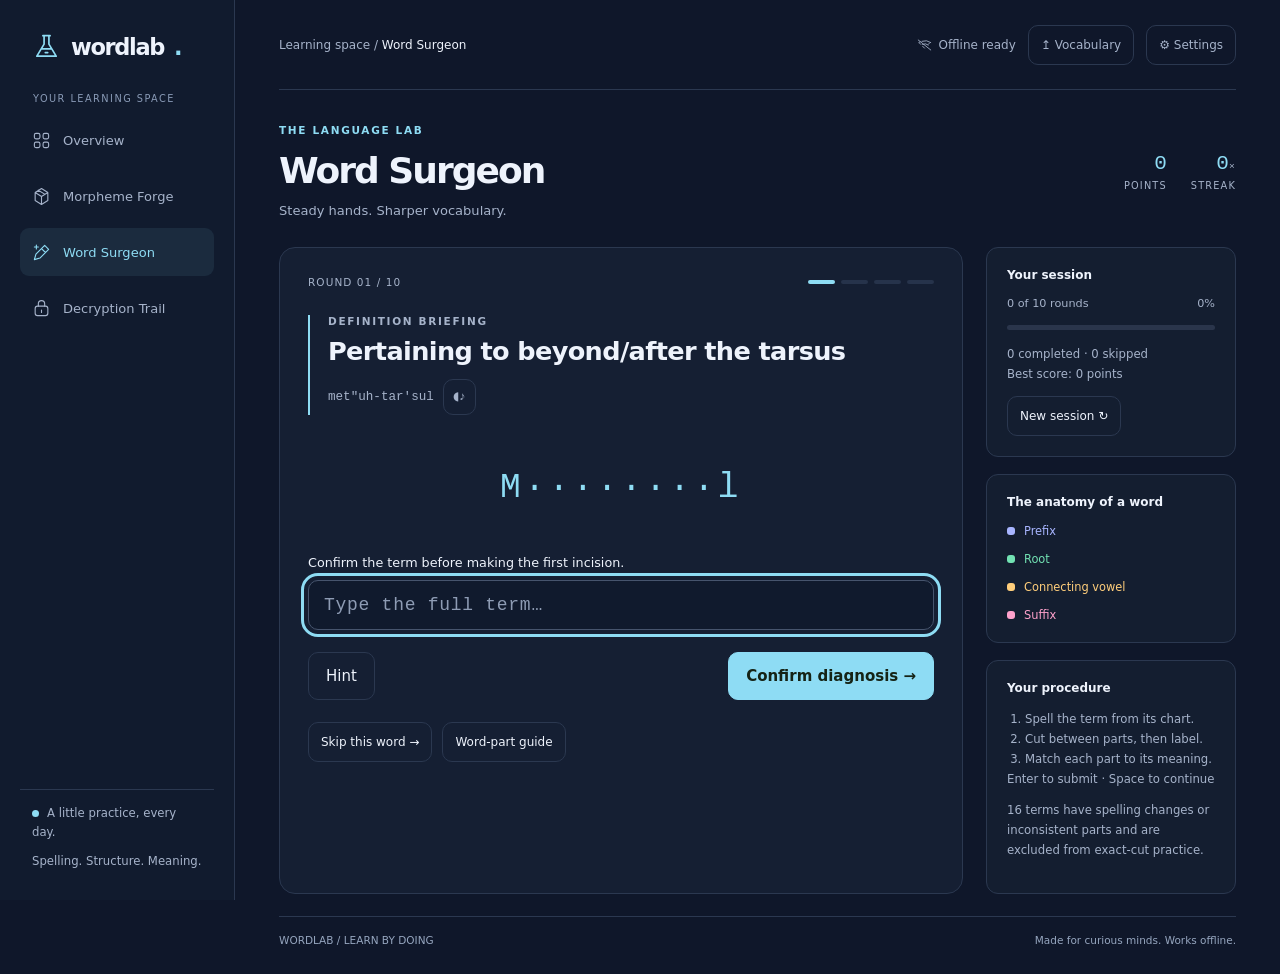
<file: surgeon.html>
<!doctype html>
<html lang="en"><head><meta charset="utf-8"><meta name="viewport" content="width=device-width,initial-scale=1">
<meta name="theme-color" content="#0f172a"><meta name="description" content="Three offline games to learn medical terminology through spelling, word parts, and definitions.">
<title>Word Surgeon | Wordlab</title><style>:root{color-scheme:dark;--bg:#0f172a;--panel:#172136;--edge:#2b3850;--ink:#eef3fc;--muted:#a6b3ca;--accent:#b9ed80;--accent-rgb:185,237,128;--prefix:#a8b5ff;--root:#72e2b3;--vowel:#ffce7b;--suffix:#ffa2cc;font-family:system-ui,-apple-system,"Segoe UI",sans-serif;font-size:15px}*{box-sizing:border-box}body{margin:0;background:var(--bg);color:var(--ink);min-width:320px}button,input,select{font:inherit}button,a,input,select{-webkit-tap-highlight-color:transparent;touch-action:manipulation}button,a{transition:background .18s,transform .18s,border-color .18s}button{cursor:pointer}button:disabled{opacity:.45;cursor:default}button:focus-visible,a:focus-visible,input:focus-visible,summary:focus-visible,select:focus-visible{outline:3px solid var(--accent);outline-offset:4px}a{color:inherit;text-decoration:none}button{color:inherit;background:transparent;border:1px solid var(--edge);border-radius:10px;min-height:48px;padding:10px 17px}button:hover:not(:disabled){background:#27344c;border-color:#677993}input,select{background:#101a2d;color:var(--ink);border:1px solid #46546d;border-radius:10px;min-height:50px;padding:12px 15px;max-width:100%}input::placeholder{color:#8e9cb4}p{line-height:1.65}h1,h2,h3,p{margin-top:0}h1{font-size:clamp(2.4rem,4.8vw,4.7rem);line-height:1.06;font-weight:650;letter-spacing:-.055em;margin-bottom:22px}h2{font-size:1.6rem;letter-spacing:-.035em;font-weight:600}h3{font-size:1.15rem;font-weight:600}.muted{color:var(--muted)}.eyebrow{text-transform:uppercase;letter-spacing:.16em;font-size:.7rem;font-weight:700;color:var(--accent);margin-bottom:16px}.shell{display:grid;grid-template-columns:235px minmax(0,1fr);min-height:100vh}.sidebar{padding:32px 20px;border-right:1px solid var(--edge);display:flex;flex-direction:column;gap:32px;position:sticky;top:0;height:100vh;background:#111b2e}.brand{display:flex;align-items:center;gap:10px;font-size:1.5rem;font-weight:700;letter-spacing:-.06em;padding:0 12px}.brand svg{color:var(--accent)}.brand small{color:var(--muted);font-weight:400}.nav-label{font-size:.65rem;letter-spacing:.15em;color:#899ab6;padding:0 13px;margin-bottom:12px}.nav{display:grid;gap:8px}.nav a{padding:14px 12px;border-radius:9px;color:var(--muted);display:flex;align-items:center;gap:12px;min-height:48px;font-size:.87rem}.nav a:hover{background:#202e44;color:white}.nav a.active{color:var(--accent);background:rgba(var(--accent-rgb),.08)}.nav svg{width:19px;height:19px}.sidebar-bottom{margin-top:auto;padding:14px 12px 0;border-top:1px solid var(--edge);font-size:.78rem;color:var(--muted)}.status-dot{display:inline-block;width:7px;height:7px;background:var(--accent);border-radius:50%;margin-right:8px}.main{padding:0 44px 28px;max-width:1530px;width:100%;margin:auto}.topbar{height:90px;display:flex;align-items:center;justify-content:space-between;border-bottom:1px solid var(--edge);gap:12px;color:var(--muted);font-size:.8rem}.topbar strong{color:var(--ink);font-weight:500}.top-actions{display:flex;align-items:center;gap:12px}.small-button{font-size:.8rem;padding:8px 12px;min-height:40px}.offline{display:flex;align-items:center;gap:7px}.offline svg{width:15px}.hero{display:grid;grid-template-columns:1.3fr 1fr;align-items:center;gap:35px;padding:62px 0 42px}.hero p{color:var(--muted);max-width:470px;font-size:1rem}.accent{color:var(--accent)}.hero-art{height:255px;position:relative;display:grid;place-content:center;background:radial-gradient(ellipse,rgba(var(--accent-rgb),.08),transparent 70%);isolation:isolate}.hero-art::before,.hero-art::after{content:"";position:absolute;border:1px solid #33445a;border-radius:50%;inset:15px 30px;transform:rotate(-20deg);z-index:-1}.hero-art::after{inset:40px 0;transform:rotate(24deg)}.molecule{display:flex;gap:6px;align-items:center;transform:rotate(-8deg);position:relative}.molecule span{font-size:clamp(1rem,2.1vw,2rem);padding:21px 17px;border:1px solid currentColor;border-radius:14px;background:#172637;box-shadow:0 15px 35px #080e2077;font-family:ui-monospace,monospace}.molecule span:nth-child(2){transform:translateY(-20px)}.art-note{position:absolute;font:10px ui-monospace,monospace;letter-spacing:.13em;color:#91a4b4;bottom:23px;left:22%}.section-line{display:flex;align-items:center;justify-content:space-between;gap:10px;margin:8px 0 20px}.section-line h2{font-size:1.05rem;letter-spacing:-.01em;margin:0}.section-line span{font-size:.78rem;color:var(--muted)}.games{display:grid;grid-template-columns:repeat(3,minmax(0,1fr));gap:18px}.game-card{border:1px solid var(--edge);border-radius:16px;padding:24px;background:linear-gradient(155deg,#1a263c,#141e32);display:flex;flex-direction:column;min-height:355px;overflow:hidden;position:relative}.game-card:hover{border-color:var(--card-accent);transform:translate3d(0,-5px,0)}.game-card .number{font:11px ui-monospace,monospace;color:var(--muted)}.card-art{height:100px;display:flex;align-items:center;justify-content:center;gap:5px;color:var(--card-accent)}.card-art svg{width:75px;height:75px}.card-art .mini-tile{border:1px solid currentColor;border-radius:8px;padding:10px 9px;background:#ffffff06;font:16px ui-monospace,monospace;transform:rotate(-6deg)}.card-art .mini-tile:nth-child(2){transform:translateY(-8px) rotate(4deg)}.game-card h3{font-size:1.3rem;letter-spacing:-.03em;margin-bottom:9px}.game-card p{font-size:.84rem;color:var(--muted);margin-bottom:18px}.card-footer{margin-top:auto;display:flex;justify-content:space-between;font-size:.76rem;color:var(--card-accent);align-items:center;padding-top:15px;border-top:1px solid var(--edge)}.pill{border:1px solid var(--edge);border-radius:20px;padding:5px 9px;font-size:.68rem;color:var(--muted);white-space:nowrap}.session-banner{border:1px solid var(--edge);border-radius:12px;padding:21px 25px;display:flex;justify-content:space-between;align-items:center;gap:20px;margin:28px 0;background:#141e31}.session-banner p{font-size:.8rem;color:var(--muted);margin:5px 0 0}.session-banner strong{font-size:.9rem}.footer{display:flex;justify-content:space-between;gap:12px;color:#96a6bf;font-size:.7rem;padding-top:17px;margin-top:22px;border-top:1px solid var(--edge)}.game-header{padding:34px 0 25px;display:flex;align-items:center;justify-content:space-between;gap:22px}.game-header h1{font-size:2.4rem;margin-bottom:10px}.game-header p{color:var(--muted);font-size:.87rem;margin:0}.stats{display:flex;gap:24px;text-align:right}.stat strong{font:1.4rem ui-monospace,monospace;display:block;color:var(--accent)}.stat span{font-size:.65rem;letter-spacing:.12em;text-transform:uppercase;color:var(--muted)}.game-layout{display:grid;grid-template-columns:minmax(0,1fr) 250px;gap:23px}.workbench{background:#151f33;border:1px solid var(--edge);border-radius:16px;padding:28px;min-height:520px;position:relative}.bench-top{display:flex;justify-content:space-between;align-items:center;gap:8px;margin-bottom:27px;font-size:.7rem;color:var(--muted);letter-spacing:.1em;text-transform:uppercase}.stepper{display:flex;gap:6px;align-items:center}.stepper span{background:#26334b;height:4px;width:27px;border-radius:4px}.stepper span.done{background:var(--accent)}.brief{border-left:2px solid var(--accent);padding-left:18px;margin-bottom:28px}.brief h2{font-size:clamp(1.3rem,2vw,1.8rem);line-height:1.4;margin:7px 0 9px;letter-spacing:-.025em}.brief .eyebrow{margin:0;color:var(--muted)}.phonetics{font: .84rem ui-monospace,monospace;color:var(--muted);display:flex;gap:9px;align-items:center}.phonetics button{padding:3px 9px;min-height:36px;font-size:.8rem}.help-line{font-size:.83rem;color:var(--muted);margin-bottom:15px}.slots,.tiles{display:flex;flex-wrap:wrap;gap:10px}.slots{padding:20px 0 26px;border-bottom:1px dashed #3a4961;margin-bottom:23px}.slot{display:flex;flex-direction:column;gap:5px;align-items:center;min-width:80px;min-height:83px;border-style:dashed;border-color:#526079;padding:12px;font:1.1rem ui-monospace,monospace;background:#101a2b}.slot small{font: .6rem system-ui;text-transform:uppercase;letter-spacing:.08em;max-width:87px}.slot.filled{border-style:solid;animation:snap .25s ease}.slot.selected{outline:2px solid var(--accent)}.prefix{color:var(--prefix)}.root{color:var(--root)}.vowel{color:var(--vowel)}.suffix{color:var(--suffix)}.tile{font:1.1rem ui-monospace,monospace;background:#1c2b3c;border-color:currentColor;min-width:58px;user-select:none;touch-action:none}.tile.selected{outline:3px solid white;transform:translateY(-4px)}.tile.used{opacity:.28}.tiles{min-height:54px}.primary{background:var(--accent);border-color:var(--accent);color:#152315;font-weight:650}.primary:hover:not(:disabled){background:#cffaa2;color:#152315;border-color:transparent}.actions{display:flex;align-items:center;gap:10px;flex-wrap:wrap;margin-top:22px}.actions .primary{margin-left:auto}.form-label{font-size:.85rem;display:block;margin:23px 0 10px}.spell-input{font:1.2rem ui-monospace,monospace;width:100%;letter-spacing:.04em}.feedback{font-size:.86rem;margin-top:18px;padding:13px 16px;border-radius:8px;border:1px solid var(--edge);line-height:1.55;background:#1c2a3f}.feedback:empty{display:none}.feedback.good{border-color:#4d8766;color:#b5edcb}.feedback.bad{border-color:#a15b68;color:#ffc1ca}.side-stack{display:grid;align-content:start;gap:17px}.side-card{border:1px solid var(--edge);border-radius:12px;padding:20px;background:#141e30}.side-card h3{font-size:.8rem;margin-bottom:15px}.side-card p,.side-card li{font-size:.78rem;color:var(--muted);line-height:1.7}.legend{display:grid;gap:14px;font-size:.76rem}.legend span{display:flex;align-items:center;gap:9px}.legend i{width:8px;height:8px;border-radius:3px;background:currentColor}.side-card ol{padding-left:18px;margin:0}.progress-track{height:5px;background:#2a354b;border-radius:5px;margin:15px 0;overflow:hidden}.progress-track span{display:block;height:100%;background:var(--accent);transition:width .3s}.session-count{display:flex;justify-content:space-between;font-size:.75rem;color:var(--muted)}.word-display{font:clamp(1.3rem,2.7vw,2.4rem) ui-monospace,monospace;letter-spacing:.1em;text-align:center;padding:25px 0;color:var(--accent);overflow-wrap:anywhere}.ribbon{display:flex;justify-content:center;align-items:center;flex-wrap:wrap;padding:22px 0;gap:0;user-select:none}.letter{font:1.35rem ui-monospace,monospace;padding:10px 0}.cut{min-width:20px;width:20px;padding:0;border:0;border-radius:0;min-height:56px;position:relative;color:#71839d;font-size:.8rem;touch-action:none}.cut:hover:not(:disabled){background:#26344d}.cut.on{color:var(--accent)}.cut.on::after{content:"";position:absolute;background:var(--accent);width:2px;top:0;bottom:0;left:9px}.tag-row{display:flex;align-items:center;justify-content:space-between;gap:12px;margin:10px 0;padding:11px 14px;border:1px solid var(--edge);border-radius:9px}.tag-row strong{font:1.1rem ui-monospace,monospace;overflow-wrap:anywhere}.tag-row select{font-size:.8rem;min-height:48px;width:158px}.choices{display:grid;gap:12px;margin:24px 0}.choice{text-align:left;display:flex;align-items:center;gap:15px;line-height:1.5;padding:15px 17px}.choice .choice-letter{display:grid;place-items:center;min-width:30px;height:30px;border-radius:7px;background:#ffffff08;font: .8rem ui-monospace,monospace;color:var(--muted)}.choice.wrong{border-color:#cf7080;background:#ad4d5a16}.choice.correct{border-color:var(--accent);background:rgba(var(--accent-rgb),.09)}.formula{display:flex;gap:7px;flex-wrap:wrap;align-items:center;font:1rem ui-monospace,monospace}.formula small{display:block;font:.59rem system-ui;text-transform:uppercase;letter-spacing:.06em;margin-bottom:3px}.formula-part{padding:7px 9px;background:#ffffff05;border-radius:5px}.gate-map{display:flex;gap:12px;margin:22px 0}.gate{flex:1;border:1px solid var(--edge);padding:14px 8px;border-radius:9px;text-align:center;font-size:.7rem;color:var(--muted)}.gate.current{color:var(--accent);border-color:var(--accent)}.gate b{display:block;font:1.2rem ui-monospace,monospace;margin-bottom:6px}.timer{font:1rem ui-monospace,monospace;color:var(--accent)}.timer.urgent{color:#ffa6b7}.keyboard{display:grid;gap:7px;margin-top:22px}.keyboard-row{display:flex;gap:5px;justify-content:center}.key{padding:5px;min-width:0;flex:1;max-width:48px;font:.85rem ui-monospace,monospace;min-height:48px;background:#202e46}.key.wide{max-width:88px;flex:1.8}.typing-progress{font:1.2rem ui-monospace,monospace;overflow-wrap:anywhere;letter-spacing:.05em;padding:16px 0;min-height:52px}.typing-progress .right{color:var(--root)}.typing-progress .wrong{color:#ff91a6;background:#84223c44}.complete{text-align:center;padding:25px 5px}.complete .seal{width:80px;height:80px;border:1px solid var(--accent);border-radius:50%;display:grid;place-items:center;color:var(--accent);font-size:2rem;margin:0 auto 25px;box-shadow:0 0 80px rgba(var(--accent-rgb),.15)}.complete h2{font-size:2.2rem}.complete .term{font:1.6rem ui-monospace,monospace;color:var(--accent);overflow-wrap:anywhere}.part-review{display:flex;justify-content:center;flex-wrap:wrap;gap:9px;margin:24px 0}.part-review span{padding:10px;border:1px solid var(--edge);border-radius:8px;font:1rem ui-monospace,monospace}.part-review small{display:block;font:.7rem system-ui;color:var(--muted);max-width:130px;margin-top:5px}.confetti{pointer-events:none;position:absolute;inset:0;overflow:hidden;border-radius:16px}.confetti i{position:absolute;left:50%;top:34%;height:7px;width:7px;background:var(--accent);animation:burst 1s ease-out forwards;transform:rotate(var(--rotation))}.modal-backdrop{position:fixed;inset:0;background:#060d1ecb;display:grid;place-items:center;padding:20px;z-index:20;backdrop-filter:blur(6px)}.modal{width:650px;max-width:100%;max-height:90vh;overflow:auto;background:#18243a;border:1px solid #43516b;border-radius:18px;padding:28px;box-shadow:0 30px 100px #0008}.modal-head{display:flex;align-items:center;justify-content:space-between;gap:15px}.modal p{color:var(--muted);font-size:.85rem}.dropzone{padding:28px 18px;border:1px dashed #687b96;border-radius:12px;text-align:center;margin:20px 0}.dropzone.over{background:#b9ed8014;border-color:var(--accent)}.dropzone input{font-size:.8rem;width:100%;padding:9px}.dataset-info{font-size:.8rem;color:var(--muted);line-height:1.6}.settings{display:flex;gap:15px;align-items:center;margin:16px 0;flex-wrap:wrap}.settings label{font-size:.85rem}.settings input[type=checkbox]{width:20px;min-height:20px;accent-color:var(--accent)}.glossary-item{font-size:.8rem;line-height:1.6;border-bottom:1px solid var(--edge);padding:10px 0}.glossary-item:last-child{border:0}.glossary-item strong{font-family:ui-monospace,monospace}.glossary-item span{color:var(--muted)}.empty{text-align:center;padding:65px 15px}.shake{animation:shake .25s}.sr-only{position:absolute;width:1px;height:1px;padding:0;margin:-1px;overflow:hidden;clip:rect(0,0,0,0);white-space:nowrap;border:0}@keyframes snap{from{transform:scale(.9)}to{transform:scale(1)}}@keyframes shake{25%{transform:translateX(-4px)}75%{transform:translateX(4px)}}@keyframes burst{to{transform:translate(var(--x),var(--y)) rotate(210deg);opacity:0}}@media(min-width:1450px){.main{padding-left:60px;padding-right:60px}.hero{padding-top:75px;padding-bottom:55px}.game-card{min-height:390px}}@media(max-width:1150px){.shell{grid-template-columns:200px minmax(0,1fr)}.main{padding:0 25px 25px}.sidebar{padding:28px 12px}.game-layout{grid-template-columns:minmax(0,1fr)}.side-stack{grid-template-columns:repeat(3,minmax(0,1fr));gap:12px}.side-card{padding:16px}.game-card{padding:20px;min-height:350px}.hero-art .molecule span{padding:17px 10px}.hero{gap:15px}}@media(max-width:820px){.shell{grid-template-columns:1fr}.sidebar{position:static;width:100%;height:auto;border-right:0;border-bottom:1px solid var(--edge);padding:17px 22px;gap:16px}.brand{padding:0}.sidebar-bottom,.nav-label{display:none}.nav{display:flex;gap:8px;overflow-x:auto}.nav a{white-space:nowrap;padding:9px 11px;font-size:.78rem;min-height:42px}.nav svg{width:16px;height:16px}.topbar{height:68px}.hero{padding:38px 0 27px;grid-template-columns:1.3fr 1fr}h1{font-size:3.2rem}.games{gap:12px}.game-card{padding:18px;min-height:345px}.game-card h3{font-size:1.14rem}.game-card p{font-size:.78rem}.card-art .mini-tile{padding:9px 5px;font-size:13px}.card-footer .pill{display:none}.hero-art{height:220px}.art-note{font-size:8px;left:15%}}@media(max-width:580px){.main{padding:0 18px 22px}.sidebar{padding:16px 18px}.nav{gap:0;justify-content:space-between}.nav a{font-size:.7rem;padding:8px 7px;gap:5px}.nav svg{display:none}.brand{font-size:1.35rem}.topbar{font-size:.7rem;height:65px}.offline{display:none}.top-actions{gap:5px}.small-button{font-size:.7rem;padding:8px 10px}.hero{grid-template-columns:1fr;padding-top:37px;gap:0}.hero h1{font-size:3.2rem;max-width:350px}.hero p{font-size:.92rem;margin-bottom:0}.hero-art{height:190px;margin:10px 0}.hero-art .molecule span{font-size:1.6rem;padding:17px}.hero-art::before{inset:15px 40px}.hero-art::after{inset:35px 20px}.art-note{left:23%;bottom:6px}.games{grid-template-columns:1fr}.game-card{min-height:245px;padding:22px}.card-art{position:absolute;right:18px;top:18px;height:65px;opacity:.8}.card-art svg{width:55px;height:55px}.card-art .mini-tile{font-size:12px}.game-card h3{font-size:1.5rem;margin-top:30px}.game-card p{font-size:.87rem;max-width:280px}.card-footer .pill{display:block}.section-line span{font-size:.67rem}.session-banner{padding:20px;align-items:flex-start;flex-direction:column;gap:13px}.session-banner button{width:100%}.footer{font-size:.62rem}.game-header{align-items:flex-start;padding:27px 0 22px;gap:10px}.game-header h1{font-size:1.9rem}.game-header p{font-size:.78rem}.stats{gap:12px}.stat strong{font-size:1.1rem}.stat span{font-size:.52rem}.workbench{padding:20px 16px;min-height:470px}.side-stack{grid-template-columns:1fr}.side-card ol{display:flex;gap:25px;flex-wrap:wrap}.slots{gap:7px}.slot{min-width:70px;flex:1;padding:10px 7px;min-height:80px}.slot small{font-size:.55rem}.tile{font-size:1rem;padding:10px 14px}.bench-top{font-size:.62rem}.brief{padding-left:13px}.brief h2{font-size:1.35rem}.keyboard-row{gap:3px}.key{font-size:.8rem;padding:3px;min-height:48px}.choice{padding:13px 11px;font-size:.84rem}.letter{font-size:1.1rem}.cut{min-width:16px;width:16px}.cut.on::after{left:7px}.tag-row{padding:10px;gap:7px}.tag-row select{width:145px}.modal{padding:20px}.modal h2{font-size:1.3rem}.game-header .eyebrow{font-size:.6rem}.actions .primary{margin-left:0;flex:1}.game-header .stats{padding-top:4px}}@media(prefers-reduced-motion:reduce){*,*::before,*::after{animation:none!important;transition:none!important;scroll-behavior:auto!important}}
:root{--touch-target:48px}
.launch-setup{display:grid;grid-template-columns:minmax(0,1.5fr) minmax(250px,1fr);gap:24px;padding:26px;margin:0 0 32px;border:1px solid var(--edge);border-radius:16px;background:#141e31}
.launch-setup fieldset{min-width:0;margin:0;padding:0;border:0}
.launch-setup legend{font-weight:650;font-size:1.05rem;margin-bottom:10px}
.set-checklist{display:grid;grid-template-columns:repeat(4,minmax(0,1fr));gap:8px}
.set-option,.difficulty-option{display:flex;align-items:center;gap:10px;min-height:48px;padding:9px 12px;border:1px solid var(--edge);border-radius:8px;cursor:pointer;font-size:.85rem}
.set-option:has(input:checked),.difficulty-option:has(input:checked){background:rgba(var(--accent-rgb),.08);border-color:var(--accent)}
.launch-setup input{width:18px;height:18px;min-height:18px;margin:0;accent-color:var(--accent);flex-shrink:0;padding:0}
.set-actions{display:flex;flex-wrap:wrap;gap:8px;margin:14px 0}
#set-summary{margin:12px 0 0}
.difficulty-options{display:grid;gap:10px}
.difficulty-option small{display:block;color:var(--muted);font-size:.75rem;margin-top:2px}
[data-game-link][aria-disabled=true]{opacity:.5;cursor:not-allowed}
.phonetics{flex-wrap:wrap}
@media(max-width:1150px){.launch-setup{grid-template-columns:1fr}.difficulty-options{grid-template-columns:repeat(3,minmax(0,1fr))}}
@media(max-width:580px){.launch-setup{padding:20px 16px;gap:26px}.set-checklist{grid-template-columns:repeat(3,minmax(0,1fr))}.set-option{padding:8px;font-size:.8rem;gap:7px}.difficulty-options{grid-template-columns:1fr}.difficulty-option small{display:inline;margin-left:10px}}
.cut{width:48px;min-width:48px;min-height:56px}
.cut.on::after{left:23px}
@media(max-width:580px){
  .nav a,.small-button,.phonetics button{min-height:var(--touch-target)}
  .keyboard{grid-template-columns:repeat(5,minmax(48px,1fr));gap:6px}
  .keyboard-row{display:contents}
  .key,.key.wide{max-width:none;width:100%;min-height:var(--touch-target)}
  .cut{min-width:48px;width:48px}
  .cut.on::after{left:23px}
}
@media(max-width:350px){.keyboard{grid-template-columns:repeat(4,minmax(48px,1fr))}}
.story-link{display:inline-block;margin-left:14px;font-size:inherit;color:var(--muted);text-decoration:underline;text-underline-offset:3px}
.story-link:hover,.story-back:hover{color:var(--accent)}
.story-back{display:inline-flex;align-items:center;gap:8px;min-height:48px}
.story-body .main{margin-top:0;min-width:0}
.story-page{max-width:1000px;margin:0 auto;overflow-wrap:anywhere}
.story-hero{padding:58px 0 26px}
.story-hero h1{margin-bottom:18px}
.story-hero p{color:var(--muted);font-size:1.1rem;max-width:650px}
.story-contents{display:flex;gap:8px 24px;flex-wrap:wrap;padding:18px 0 26px;margin-bottom:16px;border-bottom:1px solid var(--edge);font-size:.85rem}
.story-contents a{display:inline-flex;align-items:center;min-height:48px;color:var(--accent);text-decoration:underline;text-underline-offset:5px}
.story-section{padding:32px;margin:0 0 24px;background:#151f33;border:1px solid var(--edge);border-radius:16px;scroll-margin-top:24px}
.story-section h2{font-size:2rem;margin-bottom:22px}
.story-section p,.story-section li{line-height:1.85;color:var(--muted)}
.story-section p:last-child{margin-bottom:0}
.story-section strong{color:var(--ink);font-weight:600}
.story-section a{color:var(--accent);text-decoration:underline;text-underline-offset:3px}
.story-section ul,.story-section ol{padding-left:25px;margin:16px 0 24px}
.story-section li{padding-left:4px;margin:9px 0}
.story-document{font-size:.94rem}
.story-document h3{font-size:1.45rem;line-height:1.4;letter-spacing:-.025em;margin:32px 0 22px}
.story-document h3:first-child{margin-top:8px}
.story-document h4{font-size:1.2rem;line-height:1.45;letter-spacing:-.015em;margin:32px 0 15px}
.story-document h5,.story-document h6{font-size:1rem;line-height:1.5;margin:26px 0 14px}
.story-document hr{border:0;border-top:1px solid var(--edge);margin:32px 0}
.story-document blockquote{margin:24px 0;padding:4px 0 4px 20px;border-left:3px solid var(--accent)}
.story-document pre{max-width:100%;overflow:auto;padding:20px;background:#101a2b;border:1px solid var(--edge);border-radius:10px;line-height:1.65;white-space:pre;overflow-wrap:normal;font-size:.8rem}
.story-document code{font-family:ui-monospace,Consolas,monospace;color:#cfe7b7}
.story-document :not(pre)>code{font-size:.9em;background:#101a2b;border-radius:4px;padding:2px 5px}
.story-table{overflow:auto;max-width:100%;margin:24px 0;border:1px solid var(--edge);border-radius:10px}
.story-table table{width:100%;min-width:640px;border-collapse:collapse;font-size:.83rem;line-height:1.7}
.story-table th,.story-table td{text-align:left;vertical-align:top;padding:13px 16px;border-bottom:1px solid var(--edge);min-width:140px}
.story-table th{color:var(--ink);background:#1c2a3f;font-weight:600}
.story-table td{color:var(--muted)}
.story-table tr:last-child td{border-bottom:0}
.math{white-space:nowrap;font-family:ui-serif,Georgia,serif;font-style:italic}
.story-license{margin-top:26px;padding-top:24px;border-top:1px solid var(--edge);font-size:.86rem}
.story-license h3{font-size:1.2rem}
@media(max-width:580px){.story-hero{padding-top:36px}.story-hero h1{font-size:3rem}.story-hero p{font-size:1rem}.story-section{padding:24px 18px}.story-section h2{font-size:1.7rem}.story-contents{gap:0 18px}.story-document h3{font-size:1.3rem}.story-document pre{padding:14px}.story-link{margin-left:8px}}
</style></head>
<body data-game="surgeon"><div id="app"></div><noscript>Enable JavaScript to play these vocabulary games.</noscript>
<script id="embedded-csv" type="application/json">"Term,Phonetics,prefix,root_1,c_vowel_1,root_2,c_vowel_2,root_3,c_vowel_3,suffix_1,suffix_2,Basic Definition\nAnechoic,\"an\"\"e-ko'ik\",an,echo,,,,,,ic,,Pertaining to no/absent echo\nAnterior,an-te're-or,,anter,,,,,,i,or,Pertaining/referring to the front\nCaudal,kaw'dal,,caud,,,,,,al,,Pertaining to the tail\nCaudocranial,\"kaw'do-kra\"\"ne-al\",,caud,o,crani,,,,al,,Pertaining to tail to head\nContralateral,\"kon\"\"trah-lat'er-al\",contra,later,,,,,,al,,Pertaining to opposite side\nCranial,kra'ne-al,,crani,,,,,,al,,Pertaining to the head\nCranium,kra'ne-um,,crani,,,,,,um,,The head\nCraniocaudal,kra'ne-o-kaw'dal,,crani,o,caud,,,,al,,Pertaining to head to tail\nDistal,dis'tal,,dist,,,,,,al,,Pertaining to farthest\nDorsal,dor'sal,,dors,,,,,,al,,Pertaining to the back (dorsum)\nDorsopalmar,\"dor'so-pal\"\"mar\",,dors,o,palm,,,,ar,,Pertaining to back to palm\nDorsoplantar,\"dor'so-plan\"\"tar\",,dors,o,plant,,,,ar,,Pertaining to back to sole\nDorsoventral,\"dor'so-ven\"\"tral\",,dors,o,ventr,,,,al,,Pertaining to back to belly\nEchogenic,\"ek\"\"o-jen'ik\",,echo,,,,,,gen,ic,Pertaining to echo producing\nEchogenicity,\"ek\"\"o-jen-is'i-te\",,echo,,,,,,gen,icity,Characteristic of echo production\nHeterogenous,\"het\"\"er-oj'e-nes\",,heter,o,,,,,gen,ous,Pertaining to difference producing\nHomogenous,\"hom\"\"oj'e-nes\",homo,gen,,,,,,ous,,Pertaining to sameness producing\nHyperechoic,\"hi\"\"per-e-ko'ik\",hyper,echo,,,,,,ic,,Pertaining to excessive echo\nHypoechoic,\"hi\"\"po-e-ko'ik\",hypo,echo,,,,,,ic,,Pertaining to deficient/under echo\nInferior,in-fe're-or,,infer,,,,,,i,or,Pertaining to lower/below\nIsoechoic,\"i\"\"so-e-ko'ik\",iso,echo,,,,,,ic,,Pertaining to equal/same echo\nLateral,lat'er-al,,later,,,,,,al,,Pertaining to the side\nMedial,me'de-al,,medi,,,,,,al,,Pertaining to the middle\nMedian,me'de-an,,medi,,,,,,an,,Pertaining to the middle\nPalmar,pal'mar,,palm,,,,,,ar,,Pertaining to the palm\nPlantar,plan'tar,,plant,,,,,,ar,,Pertaining to the sole\nPosterior,pos-te're-or,,poster,,,,,,i,or,Pertaining to the behind/back\nProximal,prok'si-mal,,proxim,,,,,,al,,Pertaining to nearest\nRostral,ros'tral,,rostr,,,,,,al,,Pertaining to the beak/nose\nSagittal,saj'i-tal,,sagitt,,,,,,al,,Pertaining to arrow (division)\nSuperior,soo-pe're-or,super,i,,,,,,or,,Pertaining to higher/above\nTransect,tran-sekt',trans,ect,,,,,,,,To cut across\nTransverse,trans-vers',trans,verse,,,,,,,,Turning across\nVentral,ven'tral,,ventr,,,,,,al,,Pertaining to the belly\nVentrodorsal,\"ven'tro-dor\"\"sal\",,ventr,o,dors,,,,al,,Pertaining to belly to back\nAnaphase,an'uh-faz,,ana,,phase,,,,,,Up/apart stage\nAtomic,uh-tom'ik,,atom,,,,,,ic,,Pertaining to an atom\nBiochemistry,\"bi\"\"o-kem'is-tre\",bi,chemistry,o,,,,,,,Life chemistry\nBiological,\"bi\"\"o-loj'i-kul\",bi,log,o,,,,,ic,al,Pertaining to life study\nCellular,sel'u-lar,,cellul,,,,,,ar,,Pertaining to cells\nCentromere,sen'tro-mer,,centr,o,mere,,,,,,Center part\nChromosome,kro'mo-som,,chrom,o,some,,,,,,Color body\nCovalent,ko-va'lent,,co,,val,,,,ent,,Together strength/power\nCytology,si-tol'uh-je,,cyt,o,logy,,,,,,Study of cells\nCytoplasmic,\"si\"\"to-plaz'mik\",,cyt,o,plasm,,,,ic,,Pertaining to cell matter\nDehydration,\"de\"\"hi-dra'shun\",de,hydr,a,,,,,tion,,Act of down/away water\nElectrolyte,e-lek'tro-lit,,electr,o,lyte,,,,,,Electricity soluble substance\nElectron,e-lek'tron,,electr,,,,,,on,,Electricity unit\nElectrovalent,\"e-lek\"\"tro-va'lent\",,electr,o,val,,,,ent,,Electricity power/charge\nEndoplasm,en'do-plazm,endo,plasm,,,,,,,,Within matter\nExocytosis,\"ek\"\"so-si-to'sis\",,exo,o,cyt,,,,sis,,Condition of out of cell\nExtracellular,\"eks\"\"truh-sel'u-lar\",,extra,,cellul,,,,ar,,Pertaining to outside cells\nHomeostasis,\"ho\"\"me-o-sta'sis\",,home,o,,,,,stasis,,State of sameness/constancy\nHydration,hi-dra'shun,,hydr,a,,,,,tion,,Act of water\nHypertonic,\"hi\"\"per-ton'ik\",hyper,ton,,,,,,ic,,Pertaining to excess tone/tension\nHypoglycemia,\"hi\"\"po-gli-se'me-uh\",hypo,glyc,,,,,,emia,,Blood condition of low sugar\nHypokalemia,\"hi\"\"po-kuh-le'me-uh\",hypo,kal,,,,,,emia,,Blood condition of low potassium\nHyponatremia,\"hi\"\"po-nuh-tre'me-uh\",hypo,natr,,,,,,emia,,Blood condition of low sodium\nHypotension,\"hi\"\"po-ten'shun\",hypo,tens,,ion,,,,,,State of low pressure\nHypotonic,\"hi\"\"po-ton'ik\",hypo,ton,,,,,,ic,,Pertaining to deficient tension\nInterphase,in'ter-faz,inter,phase,,,,,,,,Between stage\nInterstitial,\"in\"\"ter-stish'ul\",inter,stiti,,,,,,al,,Pertaining to standing between\nIntracellular,\"in\"\"truh-sel'u-lar\",intra,cellul,,,,,,ar,,Pertaining to within cells\nIsotonic,\"i\"\"so-ton'ik\",iso,ton,,,,,,ic,,Pertaining to equal tension\nLipid,lip'id,,lip,,,,,,id,,Fat substance\nLysosome,li'so-som,,lys,o,some,,,,,,Dissolution body\nMetaphase,met'uh-faz,meta,phase,,,,,,,,Beyond/after stage\nMitochondria,\"mi\"\"to-kon'dre-uh\",,mit,o,chondri,a,,,,,Thread granule (organelles)\nMitosis,mi-to'sis,,mit,o,,,,,sis,,Condition of thread (cell division)\nMolecular,mo-lek'u-lar,,molecul,,,,,,ar,,Pertaining to molecules\nMolecule,mol'e-kul,,molecul,,,,,,e,,Little mass\nMonosaccharide,\"mon\"\"o-sak'uh-rid\",,mon,o,sacchar,,ide,,,,One sugar\nNeutron,noo'tron,,neutr,,,,,,on,,Neutral unit\nNucleolus,noo-kle'o-lus,,nucle,,ol,,,,us,,Little nucleus\nNucleus,noo'kle-us,,nucle,,,,,,us,,Kernel/nut (cell core)\nOrganelle,\"or\"\"guh-nel'\",,organ,,elle,,,,,,Little organ\nOrganic,or-gan'ik,,organ,,,,,,ic,,Pertaining to an organ/living organism\nOsmosis,oz-mo'sis,,osm,o,,,,,sis,,Condition of impulsion/pushing\nOsmotic,oz-mot'ik,,osm,o,,,,,tic,,Pertaining to impulsion (osmosis)\nPathogenic,\"path\"\"o-jen'ik\",,path,o,,,,,gen,ic,Pertaining to disease producing\nPathology,puh-thol'uh-je,,path,o,logy,,,,,,Study of disease\nPhagocytosis,\"fag\"\"o-si-to'sis\",,phag,o,cyt,o,,,sis,,Condition of eating (by) cells\nPhysiology,\"fiz\"\"e-ol'uh-je\",,physi,o,logy,,,,,,Study of nature/natural processes\nProphase,pro'faz,,pro,,phase,,,,,,Before stage\nProton,pro'ton,,prot,,,,,,on,,First unit\nReticular,re-tik'u-lar,,reticul,,,,,,ar,,Pertaining to a small net\nReticulum,re-tik'u-lum,,reticul,,,,,,um,,A small net\nRibosomal,\"ri\"\"bo-so'mul\",,rib,o,som,,,,al,,Pertaining to RNA bodies\nSubatomic,\"sub\"\"uh-tom'ik\",sub,atom,,,,,,ic,,Pertaining to under atoms\nSymbiosis,\"sim\"\"be-o'sis\",sym,bi,o,,,,,sis,,Condition of living together\nTelophase,tel'o-faz,,tel,o,phase,,,,,,End stage\nVacuole,vak'u-ol,,vacu,,,,,,ole,,A small emptiness/cavity\nAnticoagulant,\"an\"\"ti-ko-ag'u-lant\",anti,coagul,,ant,,,,,,Against clotting\nDeoxyhemoglobin,\"de-ok\"\"se-he\"\"mo-glo'bin\",deoxy,hem,o,glob,,,,in,,Hemoglobin without oxygen\nDermatitis,\"der\"\"mah-ti'tis\",,dermat,,,,,,itis,,Inflammation of skin\nEchinocyte,e-kin'o-sit,,echin,o,,,,,cyte,,Sea urchin/burr cell\nEdematous,e-dem'uh-tus,,edemat,,,,,,ous,,Pertaining to swelling/edema\nEosinophil,\"e\"\"o-sin'o-fil\",,eosin,o,,,,,phil,,Dawn/rose (dye) loving\nEosinophilia,\"e\"\"o-sin\"\"o-fil'e-uh\",,eosin,o,,,,,phil,ia,Condition of rose loving (cells)\nErythematous,\"er\"\"i-them'uh-tus\",,erythemat,,,,,,ous,,Pertaining to redness\nErythrocyte,e-rith'ro-sit,,erythr,o,,,,,cyte,,A red cell\nErythropoiesis,\"e-rith\"\"ro-poi-e'sis\",,erythr,o,,,,,poiesis,,Formation of red (cells)\nErythropoietin,\"e-rith\"\"ro-poi'e-tin\",,erythr,o,poie,,,,tin,,Red formation substance\nHemagglutination,\"he\"\"muh-gloo\"\"ti-na'shun\",,hem,a,agglutin,,,,tion,,Act of blood clumping\nHematocrit,he-mat'o-krit,,hemat,o,crit,,,,,,To separate blood\nHematology,\"he\"\"muh-tol'uh-je\",,hemat,o,logy,,,,,,Study of blood\nHematoma,\"he\"\"muh-to'muh\",,hemat,,,,,,oma,,A blood mass/tumor\nHematopoiesis,\"he\"\"muh-to\"\"poi-e'sis\",,hemat,o,,,,,poiesis,,Formation of blood\nHemoglobin,\"he\"\"mo-glo'bin\",,hem,o,glob,,,,in,,Blood sphere protein\nHemolysis,he-mol'i-sis,,hem,o,,,,,lysis,,Destruction/breakdown of blood\nHemolytic,\"he\"\"mo-lit'ik\",,hem,o,lytic,,,,,,Pertaining to blood destruction\nHemorrhage,hem'o-rij,,hem,o,rrhage,,,,,,Bursting forth of blood\nHemostasis,\"he\"\"mo-sta'sis\",,hem,o,,,,,stasis,,Standing/stopping of blood\nHyperlipemia,\"hi\"\"per-li-pe'me-uh\",hyper,lip,,,,,,emia,,Blood condition of excess fat\nHyperproteinemia,\"hi\"\"per-pro\"\"te-in-e'me-uh\",hyper,protein,,,,,,emia,,Blood condition of excess protein\nHypocalcemia,\"hi\"\"po-kal-se'me-uh\",hypo,calc,,,,,,emia,,Blood condition of low calcium\nHypochromic,\"hi\"\"po-kro'mik\",hypo,chrom,,,,,,ic,,Pertaining to deficient color\nHypoproteinemia,\"hi\"\"po-pro\"\"te-in-e'me-uh\",hypo,protein,,,,,,emia,,Blood condition of low protein\nIcteric,ik-ter'ik,,icter,,,,,,ic,,Pertaining to jaundice\nImmunoglobulin,\"im\"\"u-no-glob'u-lin\",,immun,o,globul,,,,in,,Immunity sphere protein\nImmunology,\"im\"\"u-nol'uh-je\",,immun,o,logy,,,,,,Study of immunity\nLeukocyte,loo'ko-sit,,leuk,o,,,,,cyte,,A white cell\nLeukocytosis,\"loo\"\"ko-si-to'sis\",,leuk,o,cyt,o,,,sis,,Condition of white cells\nLeukopenia,\"loo\"\"ko-pe'ne-uh\",,leuk,o,,,,,penia,,Deficiency of white cells\nLipemia,li-pe'me-uh,,lip,,,,,,emia,,Blood condition of fat\nLipid,lip'id,,lip,,,,,,id,,A fat\nLymphadenectomy,\"lim-fad\"\"e-nek'tuh-me\",,lymph,,aden,,,,ectomy,,To cut out lymph glands\nLymphadenopathy,\"lim-fad\"\"e-nop'uh-the\",,lymph,o,aden,,,,pathy,,Disease of lymph nodes\nLymphocyte,lim'fo-sit,,lymph,o,,,,,cyte,,A lymph cell\nLymphocytosis,\"lim\"\"fo-si-to'sis\",,lymph,o,cyt,o,,,sis,,Condition of lymph cells\nLymphopenia,\"lim\"\"fo-pe'ne-uh\",,lymph,o,,,,,penia,,Deficiency of lymph cells\nMacrocytic,\"mak\"\"ro-sit'ik\",,macr,o,cyt,,,,ic,,Pertaining to large cells\nMethemoglobin,\"met-he\"\"mo-glo'bin\",,met,o,hem,,glob,,in,,Changed blood protein\nMicrocytic,\"mi\"\"kro-sit'ik\",,micr,o,cyt,,,,ic,,Pertaining to small cells\nMonocyte,mon'o-sit,,mon,o,,,,,cyte,,A single cell\nMonocytosis,\"mon\"\"o-si-to'sis\",,mon,o,cyt,o,,,sis,,Condition of single cells\nMyeloid,mi'e-loid,,myel,,,,,,oid,,Resembling marrow\nMyeloma,\"mi\"\"e-lo'muh\",,myel,,,,,,oma,,Tumor of bone marrow\nMyelopathy,\"mi\"\"e-lop'uh-the\",,myel,o,,,,,pathy,,Disease of spinal cord/marrow\nNeutropenia,\"noo\"\"tro-pe'ne-uh\",,neutr,o,,,,,penia,,Deficiency of neutrophils\nNeutrophil,noo'tro-fil,,neutr,o,,,,,phil,,Neutral loving (cell)\nNeutrophilia,\"noo\"\"tro-fil'e-uh\",,neutr,o,,,,,phil,ia,Condition of neutrophils\nNormocytic,\"nor\"\"mo-sit'ik\",,norm,o,cyt,,,,ic,,Pertaining to normal cells\nOxyhemoglobin,\"ok\"\"se-he\"\"mo-glo'bin\",,oxy,o,hem,,glob,,in,,Oxygenated hemoglobin\nPhagocyte,fag'o-sit,,phag,o,,,,,cyte,,An eating cell\nPhagocytosis,\"fag\"\"o-si-to'sis\",,phag,o,cyt,o,,,sis,,Process of eating (by) cells\nPleomorphic,\"ple\"\"o-mor'fik\",,ple,o,morph,,,,ic,,Pertaining to more shapes\nPoikilocytosis,\"poi\"\"ki-lo-si-to'sis\",,poikil,o,cyt,o,,,sis,,Condition of varied/irregular cells\nPolychromasia,\"pol\"\"e-kro-ma'zhuh\",poly,chrom,,asia,,,,,,Condition of many colors\nProthrombin,pro-throm'bin,,pro,,thromb,,,,in,,Before clotting substance\nPyrexia,pi-rek'se-uh,,pyrex,,,,,,ia,,A condition of fever\nRefractometer,\"re\"\"frak-tom'e-ter\",,refract,o,,,,,meter,,A breaking/bending measurer\nReticulocyte,re-tik'u-lo-sit,,reticul,o,,,,,cyte,,A net cell\nRetroperitoneal,\"re\"\"tro-per\"\"i-to-ne'al\",retro,peritone,,,,,,al,,Pertaining to behind peritoneum\nRetropharyngeal,\"re\"\"tro-fuh-rin'je-al\",retro,pharyng,,,,,,e,al,Pertaining to behind the throat\nRubriblast,roo'bri-blast,,rubri,,,,,,blast,,Red germ/sprout cell\nRubricyte,roo'bri-sit,,rubri,,,,,,cyte,,A red cell\nSchistocyte,shis'to-sit,,schist,o,,,,,cyte,,A split/fragmented cell\nSchizocyte,skiz'o-sit,,schiz,o,,,,,cyte,,A divided/split cell\nSerology,se-rol'uh-je,,ser,o,logy,,,,,,Study of serum\nSpectrophotometer,\"spek\"\"tro-fo-tom'e-ter\",,spectr,o,phot,o,,,meter,,Light vision measurer\nSpherocyte,sfer'o-sit,,spher,o,,,,,cyte,,A sphere/round cell\nSplenectomy,sple-nek'tuh-me,,splen,,,,,,ectomy,,To cut out the spleen\nSplenic,sple'nik,,splen,,,,,,ic,,Pertaining to the spleen\nSplenomegaly,\"sple\"\"no-meg'uh-le\",,splen,o,,,,,megaly,,Enlargement of the spleen\nStomatocyte,sto-mat'o-sit,,stomat,o,,,,,cyte,,A mouth cell\nThrombocyte,throm'bo-sit,,thromb,o,,,,,cyte,,A clotting cell (platelet)\nThrombocytopenia,\"throm\"\"bo-si\"\"to-pe'ne-uh\",,thromb,o,cyt,o,,,penia,,Deficiency of clotting cells\nThromboplastin,\"throm\"\"bo-plas'tin\",,thromb,o,plast,,,,in,,Clot formation substance\nAbduction,ab-duk'shun,ab,duc,,,,,,tion,,Act of away drawing/leading\nAbductor,ab-duk'ter,ab,duct,,,,,,or,,An away drawer/leader\nAdduction,ad-duk'shun,ad,duc,,,,,,tion,,Act of toward drawing/leading\nAdductor,ad-duk'ter,ad,duct,,,,,,or,,A toward drawer/leader\nAnkylosis,\"ang\"\"kuh-lo'sis\",,ankyl,o,,,,,sis,,Condition of bent/fused\nAntebrachium,\"an\"\"te-bra'ke-um\",ante,brachi,,,,,,um,,The [be]fore arm\nArthritis,ahr-thri'tis,,arthr,,,,,,itis,,Inflammation of joints\nArthrocentesis,\"ahr-thro\"\"sen-te'sis\",,arthr,o,,,,,centesis,,Puncture/tapping of a joint\nArthrodesis,ahr-thro'de'sis,,arthr,o,,,,,desis,,Fusion of a joint\nArthropathy,ahr-throp'uh-the,,arthr,o,,,,,pathy,,A disease of joints\nArthroscopy,ahr-thros'kuh-pe,,arthr,o,,,,,scopy,,Viewing of a joint\nArticular,ahr-tik'u-lar,,articul,,,,,,ar,,Pertaining to joints\nAtrophy,at'ro-fe,a,trophy,,,,,,,,A state without development\nBiceps,bi'seps,bi,ceps,,,,,,,,Two heads\nBrachium,bra'ke-um,,brachi,,,,,,um,,\"The \"\"arm\"\"\"\nCancellous,kan'sel-us,,cancell,,,,,,ous,,\"Pertaining to \"\"lattice\"\"\"\nCardiac,kar'de-ak,,cardi,,,,,,ac,,Pertaining to the heart\nCarpus,kar'pus,,carp,,,,,,us,,\"The \"\"wrist\"\"\"\nCaudal,kaw'dul,,caud,,,,,,al,,Pertaining to the tail\nCervical,ser'vi-kul,,cervic,,,,,,al,,Pertaining to the neck\nCholinergic,\"ko\"\"lin-er'jik\",,cholin,,erg,,,,ic,,Pertaining to acetylcholine work/working\nChondral,kon'drul,,chondr,,,,,,al,,Pertaining to cartilage\nChondrocyte,kon'dro-sit,,chondr,o,,,,,cyte,,A cartilage cell\nChondrodystrophic,kon'dro-dis-tro'fik,,chondr,o,dys,,troph,,ic,,Pertaining to cartilage poor/bad development\nCircumduction,\"ser\"\"kum-duk'shun\",circum,duc,,,,,,tion,,Act of around drawing/leading\nCoccygeal,kok-sij'e-ul,,coccyg,e,,,,,al,,Pertaining to the tail\nCondylar,kon'dil-ahr,,condyl,,,,,,ar,,\"Pertaining to \"\"knuckle\"\"\"\nCortical,kor'tik-ul,,cortic,,,,,,al,,Pertaining to the cortex\nCostal,kos'tul,,cost,,,,,,al,,Pertaining to rib\nCostochondral,\"kos\"\"to-kon'drul\",,cost,o,chondr,,,,al,,Pertaining to rib & cartilage\nCoxofemoral,\"kok'so-fem\"\"or-ul\",,cox,o,femor,,,,al,,Pertaining to hip & femur\nCranial,kra'ne-ul,,crani,,,,,,al,,Pertaining to the head\nDiaphysis,di-a'fi-sis,dia,physis,,,,,,,,(the) between growth\nDigital,dij'i-tul,,digit,,,,,,al,,Pertaining to a toe/finger\nDysplasia,dis-pla'zhuh,dys,plas,,,,,,ia,,A condition of poor/bad formation\nEndosteal,en-dos'te-ul,endo,ste,,,,,,al,,Pertaining to within bone\nEpaxial,ep-ak'se-ul,ep,axi,,,,,,al,,Pertaining to upon the axis\nEpicondyle,\"ep\"\"i-kon'dil\",epi,condyle,,,,,,,,Upon (the) knuckle\nEpiphyseal,\"e-pif'i-se\"\"ul\",epi,phys,e,,,,,al,,Pertaining to upon growth\nExtension,eks-ten'shun,ex,ten,,,,,,sion,,Act of out stretching\nExtensor,eks-ten'sor,ex,tens,,,,,,or,,An out stretcher\nFemorotibial,\"fem\"\"or-o-tib'e-ul\",,femor,o,tibi,,,,al,,Pertaining to the femur & tibia\nFibroblast,fi'bro-blast,,fibr,o,blast,,,,,,A fiber germ/shoot\nFibrocartilage,\"fi\"\"bro-kar'til-ej\",,fibr,o,cartilage,,,,,,The fiber cartilage\nFlexion,flek'shun,,flex,,,,,,ion,,Act of bending\nFlexor,flek's'or,,flex,,,,,,or,,A bender\nGastrocnemius,gas-trok-ne'me-us,,gastr,o,cnem,i,,,us,,\"The \"\"stomach\"\" leg\"\nGluteal,gloo'te-ul,,glute,,,,,,al,,\"Pertaining to the \"\"butt\"\"\"\nGlycogen,gli'ko-jen,,glyc,o,gen,,,,,,A sugar producer\nHumeroradioulnar,\"hu\"\"mer-o-ra\"\"de-o-ul'nar\",,humer,o,radi,o,uln,,ar,,\"Pertaining to the humerus, radius, & ulna\"\nHypertrophy,hi-pur'truh-fe,hyper,trophy,,,,,,,,A state of excess development\nIliac,il'e-ak,,ili,,,,,,ac,,Pertaining to the ilium\nInfraspinous,in-fruh-spi'nus,infra,spin,,,,,,ous,,Pertaining to below the spine\nIntercalated,in'ter-ka'la-ted,inter,calat,,,,,,ed,,\"Being between \"\"calls\"\"\"\nIntercostal,\"in\"\"ter-kos'tul\",inter,cost,,,,,,al,,Pertaining to between ribs\nIntervertebral,\"in\"\"ter-ver-te'bral\",inter,vertebr,,,,,,al,,Pertaining to between vertebrae\nIntramedullary,\"in\"\"truh-med'u-lar-e\",intra,medull,,,,,,ary,,Pertaining to within marrow\nIntramuscular,\"in\"\"truh-mus'ku-lar\",intra,muscul,,,,,,ar,,Pertaining to within muscle\nIntraosseous,\"in\"\"truh-os'e-us\",intra,osse,,,,,,ous,,Pertaining to within bone\nIschiatic,\"ish\"\"e-at'ik\",,ischi,a,,,,,tic,,\"Pertaining to the ischium \"\"hip\"\"\"\nLigamentous,\"lig\"\"uh-men'tus\",,ligament,,,,,,ous,,Pertaining to ligaments\nLumbar,lum'bar,,lumb,,,,,,ar,,\"Pertaining to the \"\"loin\"\"\"\nLumbosacral,\"lum\"\"bo-sa'krul\",,lumb,o,sacr,,,,al,,\"Pertaining to the \"\"loin\"\" and sacrum\"\nMandibular,man-dib'u-lar,,mandibul,,,,,,ar,,Pertaining to the mandible\nMaxillary,mak'sil-ary,,maxill,,,,,,ary,,Pertaining to the maxilla\nMedullary,med'u-lar-e,,medull,,,,,,ary,,Pertaining to marrow\nMetacarpal,\"met\"\"uh-kar'pul\",meta,carp,,,,,,al,,Pertaining to beyond/after the carpus\nMetacarpophalangeal,\"met\"\"uh-kar\"\"po-fuh-lan'je-ul\",meta,carp,o,phalang,e,,,al,,Pertaining to beyond/after the carpus and phalanges\nMetaphysis,me-taf'i-sis,meta,physis,,,,,,,,(the) beyond/after growth\nMetatarsal,\"met\"\"uh-tar'sul\",meta,tars,,,,,,al,,Pertaining to beyond/after the tarsus\nMetatarsophalangeal,\"met\"\"uh-tar\"\"so-fuh-lan'je-ul\",meta,tars,o,phalang,e,,,al,,Pertaining to beyond/after the tarsus & phalanges\nMyasthenia,\"mi\"\"us-the'ne-uh\",,my,,asthen,,,,ia,,A condition of muscle weakness\nMyocyte,mi'o-sit,,my,o,,,,,cyte,,A muscle cell\nMyofibril,\"mi\"\"o-fi'bril\",,my,o,fibr,,,,il,,A muscle fiber\nMyoglobin,\"mi\"\"o-glo'bin\",,my,o,glob,,,,in,,\"The muscle glob/\"\"stuff\"\"\"\nMyopathy,mi-op'uh-the,,my,o,,,,,pathy,,A disease of muscle\nMyositis,\"mi\"\"o-si'tis\",,myos,,,,,,itis,,Inflammation of muscle\nNeurologic,nur-o-loj'ik,,neur,o,log,,,,ic,,Pertaining to nerve knowledge/study\nNeurology,nur-ol'o-je,,neur,o,,,,,logy,,The study of nerves\nNeuromuscular,\"ner\"\"o-mus'ku-lar\",,neur,o,muscul,,,,ar,,Pertaining to nerve & muscle\nOrthopedic,or-tho-pe'dik,orth,ped,o,,,,,ic,,\"Pertaining to straightening \"\"a child\"\"\"\nOsseous,os'e-us,,osse,,,,,,ous,,Pertaining to bone\nOstectomy,os'tek'to-me,,ost,,,,,,ectomy,,To cut out (remove) bone\nOsteoarthritis,\"os\"\"te-o-ahr-thri'tis\",,oste,o,arthr,,,,itis,,Inflammation of bone & joint\nOsteoblast,os'te-o-blast,,oste,o,blast,,,,,,A bone germ/shoot\nOsteoclast,os'te-o-klast,,oste,o,,,,,clast,,A bone breaker\nOsteomyelitis,\"os\"\"te-o-mi\"\"uh-li'tis\",,oste,o,myel,,,,itis,,Inflammation of bone marrow\nOsteopathy,\"os\"\"te-op'ah-the\",,oste,o,,,,,pathy,,A disease of bone\nOsteoplasty,\"os\"\"te-o-plas'te\",,oste,o,,,,,plasty,,A reforming of bone\nOsteosarcoma,\"os\"\"te-o-sar-ko'mah\",,oste,o,sarc,,,,oma,,A tumor of bone & flesh\nOsteotomy,\"os\"\"te-ah'to-me\",,oste,o,,,,,tomy,,To cut bone\nPectoral,pek'tor-ul,,pector,,,,,,al,,Pertaining to the chest\nPeriosteum,\"per\"\"e-os'te-um\",peri,oste,,,,,,um,,The around bone\nQuadriceps,kwad'ri-seps,,quadri,,ceps,,,,,,Four heads\nQuadruped,kwad'ru-ped,,quadru,,ped,,,,,,Four feet/footed\nRotation,ro-ta'shun,,rota,,,,,,tion,,The act of turning\nSacroiliac,\"sa\"\"kro-il'e-ak\",,sacr,o,ili,,,,ac,,Pertaining to the sacrum & ilium\nSarcolemma,\"sahr\"\"ko-lem'uh\",,sarc,o,lemma,,,,,,A sheath of flesh\nSarcomere,sahr'ko-m\u0113r,,sarc,o,mere,,,,,,A flesh part\nSarcoplasmic,\"sahr\"\"ko-plaz'mik\",,sarc,o,plasm,,,,ic,,Pertaining to the flesh matter\nScapulohumeral,\"skap'u-lo-hu\"\"mer-ul\",,scapul,o,humer,,,,al,,Pertaining to the scapula & humerus\nSemimembranosus,\"sem\"\"e-mem'bren-o\"\"sus\",semi,membran,o,sus,,,,,,The partial membrane\nSemitendinosus,\"sem\"\"e-ten'din-o\"\"sus\",semi,tendin,o,sus,,,,,,The partial tendon\nSesamoid,ses'uh-moid,,sesam,,,,,,oid,,Resembling sesame (seed)\nSpondylitis,\"spon\"\"dil-i'tis\",,spondyl,,,,,,itis,,A disease of vertebrae\nSpondylopathy,\"spon\"\"dil-op'uh-the\",,spondyl,o,,,,,pathy,,A condition of vertebrae\nSpondylosis,\"spon\"\"dil-o'sis\",,spondyl,o,,,,,sis,,Condition of vertebrae\nSternal,ster'nul,,stern,,,,,,al,,Pertaining to the sternum\nSupraspinous,\"soo\"\"pruh-spi'nus\",supra,spin,,,,,,ous,,Pertaining to above the spine\nSymphysis,sim'fuh-sis,,sym,,physis,,,,,,Together growing\nSynaptic,sin-ap'tik,,synap,,,,,,tic,,Pertaining to a connection\nSynovial,sin-o've-ul,syn,ov,i,,,,,al,,\"Pertaining to with \"\"egg\"\"\"\nTarsal,tar'sul,,tars,,,,,,al,,Pertaining to the tarsus\nTendinous,ten'din-us,,tendin,,,,,,ous,,Pertaining to tendons\nThoracic,thor-a'sik,,thorac,,,,,,ic,,Pertaining to the chest\nTriceps,tri'seps,tri,ceps,,,,,,,,Three heads\nTubercle,too'ber-kul,,tuber,,,,,,cle,,\"A small \"\"bump\"\"\"\nTuberosity,\"too\"\"ber-os'i-te\",,tuber,,os,,,,ity,,\"State of \"\"bumpy\"\" bone\"\nAchondral,a-kon'drul,a,chondr,,,,,,al,,Pertaining to without cartilage\nAlveolar,al-ve'uh-lur,,alveol,,,,,,ar,,Pertaining to alveolus\nAntitussive,\"an\"\"te-tus'iv\",anti,tuss,,,,,,ive,,Pertaining to against coughing\nAortic,a-or'tik,,aort,,,,,,ic,,Pertaining to the aorta\nApnea,ap'ne-uh,a,,,,,,,pnea,,Without breathing\nArrhythmia,a-rith'me-uh,a,rhythm,,,,,,ia,,A condition without rhythm\nArterial,ahr-t\u0113r'e-ul,,arteri,,,,,,al,,Pertaining to arteries\nArteriole,\"ahr-t\u0113r'e-\u014dl\"\"\",,arteri,,ole,,,,,,A small artery\nAsystole,a-sis'tuh-le,a,systole,,,,,,,,Without contraction\nAtelectasis,\"at\"\"leh-lek'tuh-sis\",,atel,,,,,,ectasis,,\"Incomplete expansion (i.e., collapse)\"\nAtrial,a'tre-ul,,atri,,,,,,al,,Pertaining to the atrium\nAtrioventricular,\"a\"\"tre-o-ven-trik'u-lur\",,atri,o,ventricul,,,,ar,,Pertaining to the atrium and ventricle\nBrachycephalic,\"bra\"\"ke-suh-fal'ik\",,brachy,,cephal,,,,ic,,Pertaining to short head\nBradycardia,\"br\u0101d\"\"uh-kar'de-uh\",brady,,,,,,,cardia,,A slow heart\nBradypnea,br\u0101d-ip'ne-uh,brady,,,,,,,pnea,,Slow breathing\nBronchial,brong'ke-ul,,bronch,i,,,,,al,,Pertaining to a bronchus\nBronchiole,brong'ke-\u014dl,,bronch,i,ole,,,,,,A small bronchus\nBronchospasm,brong'ko-spaz'um,,bronch,o,,,,,spasm,,Bronchus violent contraction\nBronchostenosis,\"brong\"\"ko-stuh-no'sis\",,bronch,o,,,,,stenosis,,Bronchus narrowing\nCapnograph,kap'nuh-graf,,capn,o,,,,,graph,,A carbon dioxide recorder\nCarbaminohemoglobin,\"kahr-bam\"\"e-no-he\"\"mo-glo'bin\",,carbamin,o,hemoglobin,,,,,,Carbon dioxide and hemoglobin\nCardiac,kahr'de-ak,,cardi,,,,,,ac,,Pertaining to the heart\nCardiologist,\"kahr\"\"de-ol'uh-jist\",,cardi,o,log,,,,ist,,One who specializes in heart study\nCardiomegaly,\"kahr\"\"de-o-meg'uh-le\",,cardi,o,,,,,megaly,,Enlargement of the heart\nCardiomyopathy,\"kahr\"\"de-o-mi-op'uh-the\",,cardi,o,my,o,,,pathy,,A disease of heart muscle\nCardiopulmonary,\"kahr\"\"de-o-pul'mun-ar-e\",,cardi,o,pulmon,,,,ary,,Pertaining to the heart and lungs\nCardiovascular,\"kahr\"\"de-o-vas'ku-lur\",,cardi,o,vascul,,,,ar,,Pertaining to the heart and vessels\nChondral,kon'drul,,chondr,,,,,,al,,Pertaining to cartilage\nChondromalacia,\"kon\"\"dro-muh-la'shuh\",,chondr,o,malac,,,,ia,,A condition of cartilage softening\nCyanosis,\"si\"\"uh-no'sis\",,cyan,o,,,,,sis,,A condition of blue\nCyanotic,\"si\"\"uh-not'ik\",,cyan,o,,,,,tic,,Pertaining to blue\nDeoxyhemoglobin,\"de-ok\"\"se-he\"\"mo-glo'bin\",deoxy,hemoglobin,,,,,,,,Reduced oxygen hemoglobin\nDiastolic,\"di\"\"uh-stol'ik\",,diastol,,,,,,ic,,Pertaining to diastole\nDyspnea,disp'ne-uh,dys,,,,,,,pnea,,Difficulty breathing\nDysrhythmia,dis-rith'me-uh,dys,rhythm,,,,,,ia,,A state of bad rhythm\nEchocardiography,\"ek\"\"o-kahr\"\"de-og'ruh-fe\",echo,cardi,o,,,,,graphy,,Recording echoes of the heart\nElectrocardiography,\"e-lek\"\"tro-kahr\"\"de-og'ruh-fe\",,electr,o,cardi,o,,,graphy,,Recording electricity of the heart\nEmbolism,em'buh-liz-um,,embol,,,,,,ism,,State of plugging\nEndocarditis,\"en\"\"do-kahr-di'tis\",endo,card,,,,,,itis,,Inflammation inside the heart\nEndocardium,\"en\"\"do-kahr'de-um\",endo,cardi,,,,,,um,,The inside (of) the heart\nEndotracheal,\"en\"\"do-tra'ke-ul\",endo,trache,,,,,,al,,Pertaining to within the trachea\nEpicardium,ep-i-kahr'de-um,epi,cardi,,,,,,um,,The upon the heart\nEtiology,\"et\"\"e-ol'uh-je\",,eti,o,,,,,logy,,The study of cause\nExpiration,\"ek\"\"spi-ra'shun\",ex,pira,,,,,,tion,,\"The act of out breathing (i.e., exhaling)\"\nHemiplegia,\"hem\"\"e-ple'juh\",hemi,pleg,,,,,,ia,,A condition of half paralysis\nHemoptysis,he-mop'tuh-sis,,hem,o,,,,,ptysis,,To spit blood\nHolodiastolic,\"ho\"\"lo-di\"\"uh-stol'ik\",hol,diastol,o,,,,,ic,,Pertaining to the entire diastole\nHolosystolic,\"ho\"\"lo-sis-tol'ik\",hol,systol,o,,,,,ic,,Pertaining to the entire systole\nHypercapnia,\"hi\"\"per-kap'ne-uh\",hyper,capn,,,,,,ia,,Condition of excess carbon dioxide\nHyperpnea,\"hi\"\"purp'ne-uh\",hyper,,,,,,,pnea,,Excessive breathing\nHypertrophic,\"hi\"\"per-tro'fik\",hyper,troph,,,,,,ic,,Pertaining to excess development\nHypotension,\"hi\"\"po-ten'shun\",hypo,tens,,,,,,ion,,State of low pressure\nHypoventilation,\"hi\"\"po-ven\"\"tuh-la'shun\",hypo,ventila,,,,,,tion,,State of under breathing\nHypovolemia,\"hi\"\"po-vo-le'me-uh\",hypo,vol,,,,,,emia,,A blood condition of low volume\nHypoxia,hi-pok'se-uh,hyp,ox,,,,,,ia,,Condition of low oxygen\nInspiration,\"in\"\"spi-ra'shun\",in,spira,,,,,,tion,,\"Act of in breathing (i.e., inhaling)\"\nInteratrial,in-ter-a'tre-ul,inter,atri,,,,,,al,,Pertaining to between the atria\nIntercostal,in-ter-kos'tul,inter,cost,,,,,,al,,Pertaining to between ribs\nInterventricular,in-ter-ven-trik'u-lar,inter,ventricul,,,,,,ar,,Pertaining to between the ventricles\nIntranasal,in-truh-na'zul,intra,nas,,,,,,al,,Pertaining to within the nose\nIntravenous,in-truh-ve'nus,intra,ven,,,,,,ous,,Pertaining to within veins\nIschemia,is-ke'me-uh,,isch,,,,,,emia,,A blood condition of suppression\nLaryngeal,luh-rin'je-ul,,laryng,e,,,,,al,,Pertaining to the larynx\nLobectomy,lo-bek'tuh-me,,lob,,,,,,ectomy,,To cut out a lobe\nMyocardial,\"mi\"\"o-kahr'de-ul\",,my,o,cardi,,,,al,,Pertaining to heart muscle\nMyocardium,\"mi\"\"o-kahr'de-um\",,my,o,cardi,,,,um,,The heart muscle\nNasopharynx,\"na\"\"zo-far'inks\",,nas,o,pharynx,,,,,,The nose and throat\nOropharynx,\"or\"\"o-far'inks\",,or,o,pharynx,,,,,,The mouth and throat\nOrthopnea,or-thop'ne-uh,orth,,o,,,,,pnea,,Straight breathing\nOximetry,ok-sim'uh-tre,,oxi,,,,,,metry,,Measuring oxygen\nOxyhemoglobin,\"ok\"\"se-he'mo-glo\"\"bin\",,oxy,,hemoglobin,,,,,,Oxygenated hemoglobin\nOxymeter,ok-sim'uh-ter,,oxy,,,,,,meter,,Oxygen measurer\nPalatoplasty,\"pal\"\"uh-to-plas'te\",,palat,o,,,,,plasty,,Reconstruction of the palate\nPericardial,\"per\"\"i-kahr'de-ul\",peri,cardi,,,,,,al,,Pertaining to around the heart\nPerivascular,\"per\"\"i-vas'ku-lahr\",peri,vascul,,,,,,ar,,Pertaining to around vessels\nPhlebitis,fleb-i'tis,,phleb,,,,,,itis,,Inflammation of a vein\nPhlebotomy,fleb-ot'uh-me,,phleb,o,,,,,tomy,,\"To \"\"cut\"\" a vein\"\nPleural,ploo'rul,,pleur,,,,,,al,,Pertaining to the pleura\nPneumothorax,\"noo\"\"mo-thor'aks\",,pneum,o,,,,,thorax,,Air of the chest\nPulmonary,pul'mun-ar-e,,pulmon,,,,,,ary,,Pertaining to the lungs\nPulmonic,pul-mon'ik,,pulmon,,,,,,ic,,Pertaining to the lungs\nPyothorax,\"pi\"\"o-thor'aks\",,py,o,,,,,thorax,,Pus of the chest\nRespiratory,re-spi'ruh-tor-e,re,spira,,,,,,tory,,Pertaining to again breathing\nRhinitis,ri-ni'tis,,rhin,,,,,,itis,,Inflammation of the nose\nRhinoplasty,\"ri\"\"no-plas'te\",,rhin,o,,,,,plasty,,Reconstruction of the nose\nRhinoscopy,ri-nos'kuh-pe,,rhin,o,,,,,scopy,,Viewing of the nose\nSinusitis,\"si\"\"nuh-si'tis\",,sinus,,,,,,itis,,Inflammation of the sinus\nStenosis,sten-o'sis,,sten,o,,,,,sis,,Condition of narrowing\nSystolic,sis-tol'ik,,systol,,,,,,ic,,Pertaining to systole\nTachycardia,\"tak\"\"uh-kahr'de-uh\",tachy,card,,,,,,ia,,Condition of a fast heart\nTachypnea,tak-ip'ne-uh,tachy,,,,,,,pnea,,Fast breathing\nThoracentesis,\"thor\"\"uh-sen-te'sis\",,thora,,,,,,centesis,,Puncture of the chest\nThoracotomy,\"thor\"\"uh-kot'uh-me\",,thorac,o,,,,,tomy,,To cut (into) the chest\nThromboembolism,\"throm\"\"bo-em'bo-liz-um\",,thromb,o,embol,,,,ism,,Act of a clot thrown in\nThrombosis,throm-bo'sis,,thromb,o,,,,,sis,,Condition of clotting\nTracheitis,\"tra\"\"ke-i'tis\",,trache,,,,,,itis,,Inflammation of the trachea\nTracheobronchitis,\"tra\"\"ke-o-brong-ki'tis\",,trache,o,bronch,,,,itis,,Inflammation of the trachea and bronchus\nTracheostomy,\"tra\"\"ke-os'tuh-me\",,trache,o,,,,,stomy,,\"Creation of a \"\"mouth\"\" of the trachea\"\nVasoconstriction,\"va\"\"zo-kon-strik'shun\",,vas,o,constrict,,,,ion,,Act of vessel constricting\nVasodilation,\"va\"\"zo-di-la'shun\",,vas,o,dilat,,,,ion,,Act of vessel dilating\nVenous,ve'nus,,ven,,,,,,ous,,Pertaining to veins\nVentricular,ven-trik'u-lur,,ventricul,,,,,,ar,,Pertaining to the ventricle\nVenule,ven'\u016bl,,ven,,,,,,ule,,A small vein\nAngiotensin,\"an\"\"je-o-ten'sin\",,angi,o,tens,,,,in,,The vessel tension (hormone)\nAntidiuretic,\"an\"\"ti-di\"\"u-ret'ik\",anti,diure,,,,,,tic,,Pertaining to against urine\nAnuria,an-u're-uh,an,ur,,,,,,ia,,A condition without urine\nAzotemia,\"az\"\"o-te'me-uh\",,azot,,,,,,emia,,A blood condition of nitrogen\nBacteriuria,\"bak-te\"\"re-u're-uh\",,bacteri,,ur,,,,ia,,A condition of bacteria in urine\nCalyx,ka'liks,,calyx,,,,,,,,A cup/chalice\nCystectomy,sis-tek'tuh-me,,cyst,,,,,,ectomy,,To cut out the bladder\nCystitis,sis-ti'tis,,cyst,,,,,,itis,,Inflammation of the bladder\nCystocentesis,\"sis\"\"to-sen-te'sis\",,cyst,o,,,,,centesis,,Puncture/tapping of the bladder\nCystogram,sis'to-gram,,cyst,o,,,,,gram,,A bladder drawing/record\nCystopexy,\"sis'to-pek\"\"se\",,cyst,o,,,,,pexy,,Fixation of the bladder\nCystoplasty,\"sis'to-plas\"\"te\",,cyst,o,,,,,plasty,,Reconstruction of the bladder\nCystoscopy,sis-tos'kuh-pe,,cyst,o,,,,,scopy,,Viewing of the bladder\nCystotomy,sis-tot'uh-me,,cyst,o,,,,,tomy,,To cut (into) the bladder\nDysuria,dis-u're-uh,dys,ur,,,,,,ia,,Condition of difficult/painful urination\nGlomerular,glo-mer'u-lar,,glomerul,,,,,,ar,,Pertaining to the glomerulus\nGlomerulonephritis,\"glo-mer\"\"u-lo-ne-fri'tis\",,glomerul,o,nephr,,,,itis,,Inflammation of glomeruli and kidney\nGlycosuria,\"gli\"\"ko-su're-uh\",,glyc,o,sur,,,,ia,,A condition of sugar in urine\nHematuria,\"he\"\"muh-tu're-uh\",,hemat,,ur,,,,ia,,A condition of blood in urine\nHydronephrosis,\"hi\"\"dro-ne-fro'sis\",,hydr,o,nephr,o,,,sis,,Water condition of the kidney\nIsosthenuria,\"i\"\"sos-the-nu're-uh\",iso,sthen,,ur,,,,ia,,Urine condition of equal strength\nNephrectomy,ne-frek'tuh-me,,nephr,,,,,,ectomy,,To cut out a kidney\nNephritis,ne-fri'tis,,nephr,,,,,,itis,,Inflammation of the kidney\nNephrology,ne-frol'uh-je,,nephr,o,logy,,,,,,Study of kidneys\nNephron,nef'ron,,nephr,,,,,,on,,A kidney unit\nNephropathy,ne-frop'uh-the,,nephr,o,,,,,pathy,,A disease of the kidney\nNephropexy,\"nef'ro-pek\"\"se\",,nephr,o,,,,,pexy,,Fixation of a kidney\nNephrosclerosis,\"nef\"\"ro-skle-ro'sis\",,nephr,o,scler,o,,,sis,,Condition of hardening of kidney\nNocturia,nok-tu're-uh,,noct,,ur,,,,ia,,A condition of night urine\nOliguria,\"ol\"\"i-gu're-uh\",,olig,,ur,,,,ia,,A condition of scanty/little urine\nPerirenal,\"per\"\"i-re'nul\",peri,ren,,,,,,al,,Pertaining to around the kidney\nPollakiuria,\"pol\"\"uh-ki-u're-uh\",,pollaki,,ur,,,,ia,,A condition of frequent urination\nPolydipsia,\"pol\"\"e-dip'se-uh\",poly,dips,,,,,,ia,,A condition of much thirst\nPolyuria,\"pol\"\"e-u're-uh\",poly,ur,,,,,,ia,,A condition of much urine\nPostrenal,post-re'nul,post,ren,,,,,,al,,Pertaining to after the kidney\nPrerenal,pre-re'nul,pre,ren,,,,,,al,,Pertaining to before the kidney\nProteinuria,\"pro\"\"te-i-nu're-uh\",,protein,,ur,,,,ia,,A condition of protein in urine\nPyelogram,pi'e-lo-gram,,pyel,o,,,,,gram,,A renal pelvis record\nPyelonephritis,\"pi\"\"e-lo-ne-fri'tis\",,pyel,o,nephr,,,,itis,,Inflammation of renal pelvis and kidney\nPyuria,pi-u're-uh,,py,,ur,,,,ia,,A condition of pus in urine\nRenal,re'nul,,ren,,,,,,al,,Pertaining to the kidney\nRenin,re'nin,,ren,,,,,,in,,Kidney substance (enzyme)\nRetrograde,ret'ro-grad,retro,grade,,,,,,,,Going backward\nTrigone,tri'gon,,trigon,,,,,,e,,A triangle\nUremia,u-re'me-uh,,ur,,,,,,emia,,Blood condition of urine/waste\nUreter,u-re'ter,,ureter,,,,,,,,Ureter (conduit)\nUreteral,u-re'ter-al,,ureter,,,,,,al,,Pertaining to the ureter\nUreterotomy,\"u-re\"\"ter-ot'uh-me\",,ureter,o,,,,,tomy,,To cut (into) the ureter\nUrethra,u-re'thruh,,urethr,a,,,,,,,The urethra\nUrethral,u-re'thrul,,urethr,,,,,,al,,Pertaining to the urethra\nUrethritis,\"u\"\"re-thri'tis\",,urethr,,,,,,itis,,Inflammation of the urethra\nUrethrostomy,\"u\"\"re-thros'tuh-me\",,urethr,o,,,,,stomy,,Creation of a mouth/stoma in urethra\nUrinalysis,\"u\"\"ri-nal'i-sis\",,urin,a,,,,,lysis,,Separation/analysis of urine\nUrolith,u'ro-lith,,ur,o,,,,,lith,,A urinary stone\nUrolithiasis,\"u\"\"ro-li-thi'uh-sis\",,ur,o,,,,,lith,iasis,Condition of urinary stones\nAbdominocentesis,\"ab-dom\"\"i-no-sen-te'sis\",,abdomin,o,,,,,centesis,,Puncture/tapping of abdomen\nAbomasopexy,\"ab\"\"o-mas'o-pek\"\"se\",,abomas,o,,,,,pexy,,Fixation of the abomasum\nAmylase,am'i-las,,amyl,,,,,,ase,,Starch enzyme\nAnorexia,\"an\"\"o-rek'se-uh\",an,orex,,,,,,ia,,A condition without appetite\nAntidiarrheal,\"an\"\"ti-di\"\"uh-re'ul\",anti,dia,,rrhe,,,,al,,Pertaining to against flow through\nAntiemetic,\"an\"\"ti-e-met'ik\",anti,emet,,,,,,ic,,Pertaining to against vomiting\nBorborygmus,\"bor\"\"bo-rig'mus\",,borborygm,,,,,,us,,Rumbling sound of bowels\nBuccal,buk'ul,,bucc,,,,,,al,,Pertaining to the cheek\nCecostomy,se-kos'tuh-me,,cec,o,,,,,stomy,,Creation of a cecal stoma\nCecum,se'kum,,cec,,,,,,um,,The cecum (blind gut)\nCeliac,se'le-ak,,celi,,,,,,ac,,Pertaining to the abdomen\nCheiloplasty,\"ki'lo-plas\"\"te\",,cheil,o,,,,,plasty,,Reconstruction of lip\nCholecystectomy,\"ko\"\"le-sis-tek'tuh-me\",,chole,,cyst,,,,ectomy,,To cut out the gallbladder\nCholecystitis,\"ko\"\"le-sis-ti'tis\",,chole,,cyst,,,,itis,,Inflammation of the gallbladder\nCholedochotomy,\"ko-led\"\"o-kot'uh-me\",,choledoch,o,,,,,tomy,,To cut into the bile duct\nChyle,kil,,chyl,,,,,,e,,Juice/lymph with fat\nChylothorax,\"ki\"\"lo-thor'aks\",,chyl,o,,,,,thorax,,Fatty lymph of chest\nChylous,ki'lus,,chyl,,,,,,ous,,Pertaining to chyle\nColectomy,ko-lek'tuh-me,,col,,,,,,ectomy,,To cut out the colon\nColocentesis,\"ko\"\"lo-sen-te'sis\",,col,o,,,,,centesis,,Puncture/tapping of colon\nColonoscopy,\"ko\"\"luh-nos'kuh-pe\",,colon,o,,,,,scopy,,Viewing of the colon\nColostomy,ko-los'tuh-me,,col,o,,,,,stomy,,Creation of a colon opening\nDefecation,\"def\"\"e-ka'shun\",,defec,a,,,,,tion,,The act of defecating\nDuodenal,\"doo\"\"o-de'nul\",,duoden,,,,,,al,,Pertaining to duodenum\nDysphagia,dis-fa'je-uh,dys,phag,,,,,,ia,,Process of difficult eating/swallowing\nEnterectomy,\"en\"\"ter-ek'tuh-me\",,enter,,,,,,ectomy,,To cut out intestines\nEnteritis,\"en\"\"ter-i'tis\",,enter,,,,,,itis,,Inflammation of intestines\nEnteropathy,\"en\"\"ter-op'uh-the\",,enter,o,,,,,pathy,,Disease of intestines\nEnterotomy,\"en\"\"ter-ot'uh-me\",,enter,o,,,,,tomy,,To cut (into) intestines\nEructation,\"e\"\"ruk-ta'shun\",,eruct,a,,,,,tion,,The act of belching\nEsophageal,\"e-sof\"\"uh-je'ul\",,esophag,,,,,,e,al,Pertaining to esophagus\nEsophagitis,\"e-sof\"\"uh-ji'tis\",,esophag,,,,,,itis,,Inflammation of esophagus\nGastrectomy,gas-trek'tuh-me,,gastr,,,,,,ectomy,,To cut out stomach\nGastric,gas'trik,,gastr,,,,,,ic,,Pertaining to the stomach\nGastritis,gas-tri'tis,,gastr,,,,,,itis,,Inflammation of stomach\nGastroenteritis,\"gas\"\"tro-en\"\"ter-i'tis\",,gastr,o,enter,,,,itis,,Inflammation of stomach and intestine\nGastroesophageal,\"gas\"\"tro-e-sof\"\"uh-je'ul\",,gastr,o,esophag,,,,e,al,Pertaining to stomach and esophagus\nGastropexy,\"gas'tro-pek\"\"se\",,gastr,o,,,,,pexy,,Fixation of the stomach\nGastrostomy,gas-tros'tuh-me,,gastr,o,,,,,stomy,,Creation of stomach mouth/opening\nGastrotomy,gas-trot'uh-me,,gastr,o,,,,,tomy,,To cut into the stomach\nGingivitis,\"jin\"\"ji-vi'tis\",,gingiv,,,,,,itis,,Inflammation of gums\nGlossal,glos'ul,,gloss,,,,,,al,,Pertaining to the tongue\nHepatic,he-pat'ik,,hepat,,,,,,ic,,Pertaining to the liver\nHepatitis,\"hep\"\"uh-ti'tis\",,hepat,,,,,,itis,,Inflammation of liver\nHepatomegaly,\"hep\"\"uh-to-meg'uh-le\",,hepat,o,,,,,megaly,,Enlargement of liver\nIleostomy,\"il\"\"e-os'tuh-me\",,ile,o,,,,,stomy,,Creation of ileum opening\nIleum,il'e-um,,ile,,,,,,um,,The ileum\nJejunum,je-joo'num,,jejun,,,,,,um,,The jejunum (empty gut)\nLaparotomy,\"lap\"\"uh-rot'uh-me\",,lapar,o,,,,,tomy,,To cut into the flank/abdomen\nLingual,ling'gwul,,lingu,,,,,,al,,Pertaining to the tongue\nLipase,li'pas,,lip,,,,,,ase,,Fat enzyme\nMalabsorption,\"mal\"\"ab-sorp'shun\",,mal,,absorpt,,ion,,,,Act of bad/poor absorption\nMelena,me-le'nuh,,melen,a,,,,,,,Black/dark feces\nMesentery,\"mes'en-ter\"\"e\",,mes,y,enter,,,,,,Middle/connecting intestine\nMicrodontia,\"mi\"\"kro-don'shuh\",,micr,o,dont,,,,ia,,Condition of small teeth\nMucous,myoo'kus,,muc,,,,,,ous,,Pertaining to mucus\nMucus,myoo'kus,,muc,,,,,,us,,The mucus secretion\nNasogastric,\"na\"\"zo-gas'trik\",,nas,o,gastr,,,,ic,,Pertaining to nose and stomach\nNecrosis,ne-kro'sis,,necr,o,,,,,sis,,Condition of dead tissue\nOdontoclasis,\"o\"\"don-tok'luh-sis\",,odont,o,,,,,clasis,,Breaking of teeth\nOmentopexy,\"o-men'to-pek\"\"se\",,oment,o,,,,,pexy,,Fixation of the omentum\nOmnivorous,om-niv'er-us,omni,vor,,,,,,ous,,Pertaining to all eating\nOrogastric,\"or\"\"o-gas'trik\",,or,o,gastr,,,,ic,,Pertaining to mouth and stomach\nOropharynx,\"or\"\"o-far'inks\",,or,o,pharynx,,,,,,The mouth and throat\nPalatal,pal'uh-tul,,palat,,,,,,al,,Pertaining to the palate\nPalatoplasty,\"pal'uh-to-plas\"\"te\",,palat,o,,,,,plasty,,Reconstruction of palate\nPancreatitis,\"pan\"\"kre-uh-ti'tis\",,pancreat,,,,,,itis,,Inflammation of pancreas\nPeriodontal,\"per\"\"e-o-don'tul\",peri,odont,,,,,,al,,Pertaining to around teeth\nPharyngeal,fuh-rin'je-ul,,pharyng,,,,,,e,al,Pertaining to the throat\nPosthepatic,\"post\"\"he-pat'ik\",post,hepat,,,,,,ic,,Pertaining to behind/after liver\nPostprandial,post-pran'de-ul,post,prandi,,,,,,al,,Pertaining to after a meal\nPrehepatic,\"pre\"\"he-pat'ik\",pre,hepat,,,,,,ic,,Pertaining to before the liver\nPyloric,pi-lor'ik,,pylor,,,,,,ic,,Pertaining to pylorus (gatekeeper)\nRanula,ran'u-luh,,ran,,ula,,,,,,Little frog (sublingual cyst)\nSialocele,si-al'o-sel,,sial,o,,,,,cele,,Saliva tumor/cavity\nSteatorrhea,\"ste\"\"uh-to-re'uh\",,steat,o,,,,,rrhea,,Discharge/flow of fat\nStomatitis,\"sto\"\"muh-ti'tis\",,stomat,,,,,,itis,,Inflammation of mouth\nSublingual,sub-ling'gwul,sub,lingu,,,,,,al,,Pertaining to under tongue\nSubmucosal,\"sub\"\"myoo-ko'sul\",sub,mucos,,,,,,al,,Pertaining to below mucosa\nAllergen,al'er-jen,,allerg,,en,,,,,,Other/altered work producer\nAllergy,al'er-je,,all,y,erg,,,,,,State of altered work/reaction\nAlopecia,\"al\"\"o-pe'she-uh\",,alopec,,,,,,ia,,Fox condition (baldness/mange)\nCarcinoma,\"kar\"\"si-no'muh\",,carcin,,,,,,oma,,Crab tumor (cancer)\nCircumoral,\"ser\"\"kum-or'ul\",circum,or,,,,,,al,,Pertaining to around the mouth\nComedo,kom'e-do,,comed,o,,,,,,,Eating up (blackhead)\nCornification,\"kor\"\"ni-fi-ka'shun\",,corni,a,fic,,,,tion,,Act of making horn\nCutaneous,kyoo-ta'ne-us,,cutane,,,,,,ous,,Pertaining to the skin\nDermal,der'mul,,derm,,,,,,al,,Pertaining to the skin\nDermatitis,\"der\"\"muh-ti'tis\",,dermat,,,,,,itis,,Inflammation of the skin\nDermatology,\"der\"\"muh-tol'uh-je\",,dermat,o,logy,,,,,,Study of the skin\nDermatophyte,der-mat'o-fit,,dermat,o,phyte,,,,,,Skin plant (fungus)\nDermatophytosis,\"der\"\"muh-to-fi-to'sis\",,dermat,o,phyt,o,,,sis,,Condition of skin fungus\nDermis,der'mis,,derm,,,,,,is,,The skin\nEpidermal,\"ep\"\"i-der'mul\",epi,derm,,,,,,al,,Pertaining to upon skin\nEpidermis,\"ep\"\"i-der'mis\",epi,derm,,,,,,is,,Upon the skin\nErythema,\"er\"\"i-the'muh\",,erythem,a,,,,,,,Redness\nErythematous,\"er\"\"i-them'uh-tus\",,erythemat,,,,,,ous,,Pertaining to redness\nFollicle,fol'i-kul,,folli,,,,,,cle,,Little bag/sac\nFollicular,fo-lik'u-lar,,follicul,,,,,,ar,,Pertaining to follicles\nFolliculitis,\"fo-lik\"\"u-li'tis\",,follicul,,,,,,itis,,Inflammation of follicles\nGranuloma,\"gran\"\"u-lo'muh\",,granul,,,,,,oma,,Granule tumor\nHyperkeratosis,\"hi\"\"per-ker\"\"uh-to'sis\",hyper,kerat,o,,,,,sis,,Condition of excess horn/keratin\nHypersensitivity,\"hi\"\"per-sen\"\"si-tiv'i-te\",hyper,sensitiv,,ity,,,,,,State of excess sensitivity\nHypodermic,\"hi\"\"po-der'mik\",hypo,derm,,,,,,ic,,Pertaining to under skin\nHypodermis,\"hi\"\"po-der'mis\",hypo,derm,,,,,,is,,Under the skin\nInterdigital,\"in\"\"ter-dij'i-tul\",inter,digit,,,,,,al,,Pertaining to between toes\nIntradermal,\"in\"\"truh-der'mul\",intra,derm,,,,,,al,,Pertaining to within skin\nKeratin,ker'uh-tin,,kerat,,,,,,in,,Horn substance\nKeratinized,ker'uh-ti-nizd,,keratin,,ized,,,,,,Made horn-like\nKeratolytic,\"ker\"\"uh-to-lit'ik\",,kerat,o,lytic,,,,,,Pertaining to keratin dissolving\nLaminitis,\"lam\"\"i-ni'tis\",,lamin,,,,,,itis,,Inflammation of lamina (hoof)\nMelanin,mel'uh-nin,,melan,,,,,,in,,Black substance (pigment)\nMelanocyte,mel'uh-no-sit,,melan,o,,,,,cyte,,A black cell\nMelanoma,\"mel\"\"uh-no'muh\",,melan,,,,,,oma,,A black tumor\nOnychomycosis,\"on\"\"i-ko-mi-ko'sis\",,onych,o,myc,o,,,sis,,Condition of claw/nail fungus\nPanniculus,puh-nik'u-lus,,pannicul,,,,,,us,,A little cloth (sheet of tissue)\nPapilloma,\"pap\"\"i-lo'muh\",,papill,,,,,,oma,,Nipple tumor (wart)\nParonychia,\"par\"\"o-nik'e-uh\",,par,,onych,,,,ia,,Condition alongside claw/nail\nPiloerection,\"pi\"\"lo-e-rek'shun\",,pil,o,erect,,ion,,,,Act of hair standing up\nPododermatitis,\"pod\"\"o-der\"\"muh-ti'tis\",,pod,o,dermat,,,,itis,,Inflammation of foot skin\nPruritus,proo-ri'tus,,prurit,,,,,,us,,Itching\nPustule,pus'tyool,,pust,,,,,,ule,,A small pus blister\nPyoderma,\"pi\"\"o-der'muh\",,py,o,derma,,,,,,Pus skin\nSebaceous,se-ba'shus,,seb,,ace,,,,ous,,Pertaining to sebum (fat)\nSeborrhea,\"seb\"\"o-re'uh\",,seb,o,,,,,rrhea,,Flow of sebum\nSubcutaneous,\"sub\"\"kyoo-ta'ne-us\",sub,cutane,,,,,,ous,,Pertaining to below skin\nTenotomy,te-not'uh-me,,ten,o,,,,,tomy,,To cut a tendon\nTransdermal,trans-der'mul,trans,derm,,,,,,al,,Pertaining to across skin\nTrichobezoar,\"trik\"\"o-be'zor\",,trich,o,bezoar,,,,,,Hair stone/ball\nUrticaria,\"ur\"\"ti-ka're-uh\",,urtic,,aria,,,,,,Nettle condition (hives)\nAgalactia,\"a\"\"guh-lak'te-uh\",a,galact,,,,,,ia,,Condition without milk\nAmniocentesis,\"am\"\"ne-o-sen-te'sis\",,amni,o,,,,,centesis,,Puncture/tapping of amnion\nAmniotic,\"am\"\"ne-ot'ik\",,amni,o,,,,,tic,,Pertaining to amnion\nAnestrus,an-es'trus,an,estrus,,,,,,,,Without estrus\nCesarean,se-za're-un,,cesare,,,,,,an,,Pertaining to Caesar (cutting delivery)\nColostrum,kuh-los'trum,,colostr,,,,,,um,,First milk\nCryptorchidism,krip-tor'ki-diz-um,,crypt,,orchid,,,,ism,,State of hidden testicle\nDiestrous,di-es'trus,,di,,estr,,,,ous,,Pertaining to between estrus\nDiestrus,di-es'trus,,di,,estrus,,,,,,Between estrus\nDystocia,dis-to'she-uh,dys,toc,,,,,,ia,,Condition of difficult birth\nEndometritis,\"en\"\"do-me-tri'tis\",endo,metr,,,,,,itis,,Inflammation within uterus\nEndometrium,\"en\"\"do-me'tre-um\",endo,metri,,,,,,um,,Within the uterus (lining)\nEpididymis,\"ep\"\"i-did'i-mis\",epi,didym,,,,,,is,,Upon the twin (testicle)\nEpididymitis,\"ep\"\"i-did\"\"i-mi'tis\",epi,didym,,,,,,itis,,Inflammation upon testicle\nEpisiotomy,\"e-piz\"\"e-ot'uh-me\",,episi,o,,,,,tomy,,To cut the vulva\nEstrogen,es'tro-jen,,estr,o,,,,,gen,,Estrus producer\nEstrous,es'trus,,estr,,,,,,ous,,Pertaining to estrus (cycle)\nEstrus,es'trus,,estrus,,,,,,,,Frenzy/heat (estrus)\nGestation,jes-ta'shun,,gest,a,,,,,tion,,The state of bearing (pregnancy)\nGynandromorph,\"jin\"\"an-dro-morf'\",,gyn,o,andr,,morph,,,,Female-male form\nHysterectomy,\"his\"\"tuh-rek'tuh-me\",,hyster,,,,,,ectomy,,To cut out the uterus\nLactation,lak-ta'shun,,lact,a,,,,,tion,,The state of milking\nMammary,mam'uh-re,,mamm,,,,,,ary,,Pertaining to breast\nMastectomy,mas-tek'tuh-me,,mast,,,,,,ectomy,,To cut out the breast\nMastitis,mas-ti'tis,,mast,,,,,,itis,,Inflammation of the breast\nMetestrus,met-es'trus,,met,,estrus,,,,,,After estrus\nMetritis,me-tri'tis,,metr,,,,,,itis,,Inflammation of uterus\nMonestrous,mon-es'trus,,mon,,estr,,,,ous,,Pertaining to one heat per year\nMultiparous,mul-tip'uh-rus,multi,par,,,,,,ous,,Pertaining to bearing many\nNeonatal,\"ne\"\"o-na'tul\",,ne,o,nat,,,,al,,Pertaining to new birth\nNeonate,ne'o-nat,,ne,o,nate,,,,,,A newborn\nNulliparous,nuh-lip'uh-rus,nulli,par,,,,,,ous,,Pertaining to bearing none\nOocyte,o'o-sit,,,o,,o,,,cyte,,An egg cell\nOophorectomy,\"o\"\"of-uh-rek'tuh-me\",,oophor,,,,,,ectomy,,To cut out ovaries\nOrchiectomy,\"or\"\"ke-ek'tuh-me\",,orchi,,,,,,ectomy,,To cut out testicles\nOrchitis,or-ki'tis,,orch,,,,,,itis,,Inflammation of testicles\nOvariectomy,\"o-va\"\"re-ek'tuh-me\",,ovari,,,,,,ectomy,,To cut out an ovary\nOvariohysterectomy,\"o-va\"\"re-o-his\"\"tuh-rek'tuh-me\",,ovari,o,hyster,,,,ectomy,,To cut out ovaries and uterus\nParturition,\"par\"\"tyoo-rish'un\",,parturit,,ion,,,,,,The act of giving birth\nPlacenta,pluh-sen'tuh,,placent,a,,,,,,,Flat cake (placenta)\nPolyestrous,\"pol\"\"e-es'trus\",poly,estr,,,,,,ous,,Pertaining to many heat cycles\nPostparturient,\"post\"\"par-tyoor'e-ent\",post,parturi,,,,,,ent,,Pertaining to after birth\nPreparturient,\"pre\"\"par-tyoor'e-ent\",pre,parturi,,,,,,ent,,Pertaining to before birth\nPrimiparous,pri-mip'uh-rus,primi,par,,,,,,ous,,Pertaining to bearing first\nProestrus,pro-es'trus,,pro,,estrus,,,,,,Before heat/estrus\nProgesterone,pro-jes'tuh-ron,,pro,,gest,,er,,,,Before bearing substance (hormone)\nProstatectomy,\"pros\"\"tuh-tek'tuh-me\",,prostat,,,,,,ectomy,,To cut out prostate\nProstatitis,\"pros\"\"tuh-ti'tis\",,prostat,,,,,,itis,,Inflammation of prostate\nPseudocyesis,\"soo\"\"do-si-e'sis\",,pseud,o,cyesis,,,,,,False pregnancy\nPyometra,\"pi\"\"o-me'truh\",,py,o,metra,,,,,,Pus in uterus\nSpermatogenesis,\"sper\"\"muh-to-jen'i-sis\",,spermat,o,,,,,genesis,,Creation of sperm\nSpermatozoon,\"sper\"\"muh-to-zo'on\",,spermat,o,zoon,,,,,,A sperm animal\nSuperovulation,\"soo\"\"per-ov\"\"u-la'shun\",super,ovul,a,,,,,tion,,Act of excess egg release\nVaginitis,\"vaj\"\"i-ni'tis\",,vagin,,,,,,itis,,Inflammation of vagina\nAdenohypophysis,\"ad\"\"e-no-hi-pof'i-sis\",,aden,o,hypo,,physis,,,,Gland under growth\nAdrenal,ad-re'nul,ad,ren,,,,,,al,,Pertaining to toward kidney\nAdrenergic,\"ad\"\"ren-er'jik\",,adren,,erg,,,,ic,,Pertaining to adrenal work\nAdrenocortical,\"ad-re\"\"no-kor'ti-kul\",,adren,o,cortic,,,,al,,Pertaining to adrenal cortex\nAdrenocorticotropic,\"ad-re\"\"no-kor\"\"ti-ko-trop'ik\",,adren,o,cortic,o,trop,,ic,,Pertaining to turning to adrenal cortex\nAdrenomegaly,\"ad-re\"\"no-meg'uh-le\",,adren,o,,,,,megaly,,Enlargement of adrenal glands\nAndrogen,an'dro-jen,,andr,o,,,,,gen,,Male producer\nAntidiuretic,\"an\"\"ti-di\"\"u-ret'ik\",anti,diure,,,,,,tic,,Pertaining to against urine\nEndocrine,en'do-krin,endo,crine,,,,,,,,To secrete within\nEndocrinologist,\"en\"\"do-kri-nol'uh-jist\",,endocrin,o,log,,,,ist,,One who studies internal secretions\nEndocrinology,\"en\"\"do-kri-nol'uh-je\",,endocrin,o,logy,,,,,,Study of internal secretions\nEndocrinopathy,\"en\"\"do-kri-nop'uh-the\",,endocrin,o,,,,,pathy,,Disease of internal secretions\nEndogenous,en-doj'e-nus,endo,gen,,,,,,ous,,Pertaining to produced within\nErythropoietin,\"e-rith\"\"ro-poi'e-tin\",,erythr,o,poie,,,,tin,,Red formation substance\nEstrogen,es'tro-jen,,estr,o,,,,,gen,,Estrus producer\nExogenous,eks-oj'e-nus,,exo,,,,,,gen,ous,Pertaining to produced outside\nGlucagon,gloo'kuh-gon,,gluc,,agon,,,,,,Sweet/glucose driver\nGlucocorticoid,\"gloo\"\"ko-kor'ti-koid\",,gluc,o,cortic,,,,oid,,Resembling glucose cortex\nGluconeogenesis,\"gloo\"\"ko-ne\"\"o-jen'i-sis\",,gluc,o,ne,o,,,genesis,,New glucose creation\nGlycogenesis,\"gli\"\"ko-jen'i-sis\",,glyc,o,,,,,genesis,,Sugar creation\nGlycogenolysis,\"gli\"\"ko-je-nol'i-sis\",,glyc,o,gen,o,,,lysis,,Sugar creation breakdown\nGlycosuria,\"gli\"\"ko-su're-uh\",,glyc,o,sur,,,,ia,,Sugar in urine\nGonadotropic,\"gon\"\"uh-do-trop'ik\",,gonad,o,trop,,,,ic,,Pertaining to turning to gonads\nGonadotropin,\"gon\"\"uh-do-tro'pin\",,gonad,o,trop,,,,in,,Gonad turning substance\nHyperadrenocorticism,\"hi\"\"per-ad-re\"\"no-kor'ti-siz-um\",hyper,adren,o,cortic,,,,ism,,Condition of excess adrenal cortex\nHypercalcemia,\"hi\"\"per-kal-se'me-uh\",hyper,calc,,,,,,emia,,Blood condition of excess calcium\nHyperglycemia,\"hi\"\"per-gli-se'me-uh\",hyper,glyc,,,,,,emia,,Blood condition of high sugar\nHyperinsulinism,\"hi\"\"per-in'su-lin-iz\"\"um\",hyper,insulin,,,,,,ism,,State of excess insulin\nHyperparathyroidism,\"hi\"\"per-par\"\"uh-thi'roid-iz-um\",hyper,para,,thyroid,,,,ism,,State of excess parathyroid\nHyperthyroidism,\"hi\"\"per-thi'roid-iz-um\",hyper,thyroid,,,,,,ism,,State of excess thyroid\nHypoadrenocorticism,\"hi\"\"po-ad-re\"\"no-kor'ti-siz-um\",hypo,adren,o,cortic,,,,ism,,Condition of low adrenal cortex\nHypocalcemia,\"hi\"\"po-kal-se'me-uh\",hypo,calc,,,,,,emia,,Blood condition of low calcium\nHypoglycemia,\"hi\"\"po-gli-se'me-uh\",hypo,glyc,,,,,,emia,,Blood condition of low sugar\nHypoparathyroidism,\"hi\"\"po-par\"\"uh-thi'roid-iz-um\",hypo,para,,thyroid,,,,ism,,State of deficient parathyroid\nHypophysis,hi-pof'i-sis,hypo,physis,,,,,,,,Under growth (pituitary gland)\nHypothalamus,\"hi\"\"po-thal'uh-mus\",hypo,thalamus,,,,,,,,Under the thalamus\nHypothyroidism,\"hi\"\"po-thi'roid-iz-um\",hypo,thyroid,,,,,,ism,,State of deficient thyroid\nNeurohypophysis,\"noo\"\"ro-hi-pof'i-sis\",,neur,o,hypo,,physis,,,,Nerve under growth\nOxytocin,\"ok\"\"si-to'sin\",,oxy,,toc,,,,in,,Swift birth substance\nPancreatitis,\"pan\"\"kre-uh-ti'tis\",,pancreat,,,,,,itis,,Inflammation of pancreas\nParathyroid,\"par\"\"uh-thi'roid\",para,thyroid,,,,,,,,Beside the thyroid\nParathyroidectomy,\"par\"\"uh-thi\"\"roid-ek'tuh-me\",para,thyroid,,,,,,ectomy,,To cut out parathyroid\nPolydipsia,\"pol\"\"e-dip'se-uh\",poly,dips,,,,,,ia,,Condition of much thirst\nPolyuria,\"pol\"\"e-u're-uh\",poly,ur,,,,,,ia,,Condition of much urine\nProgesterone,pro-jes'tuh-ron,,pro,,gest,,er,,,,Before bearing substance (hormone)\nProlactin,pro-lak'tin,,pro,,lact,,,,in,,For milk substance\nSomatotropic,\"so\"\"muh-to-trop'ik\",,somat,o,trop,,,,ic,,Pertaining to body turning\nSomatotropin,\"so\"\"muh-to-tro'pin\",,somat,o,trop,,,,in,,Body growth hormone\nThyroidectomy,\"thi\"\"roid-ek'tuh-me\",,thyroid,,,,,,ectomy,,To cut out thyroid\nThyroiditis,\"thi\"\"roid-i'tis\",,thyroid,,,,,,itis,,Inflammation of thyroid\nThyromegaly,\"thi\"\"ro-meg'uh-le\",,thyro,,,,,,megaly,,Enlargement of thyroid (goiter)\nThyrotropic,\"thi\"\"ro-trop'ik\",,thyr,o,trop,,,,ic,,Turning toward thyroid\nThyrotropin,\"thi\"\"ro-tro'pin\",,thyr,o,trop,,,,in,,Thyroid turning substance\nThyroxine,thi-rok'sin,,thyr,,ox,,,,ine,,Thyroid oxygen substance (T4)\nTriiodothyronine,\"tri\"\"i-o\"\"do-thi'ro-nen\",tri,iod,o,thyr,o,nine,,,,Three-iodine thyroid substance (T3)\nVasopressin,\"va\"\"zo-pres'in\",,vas,o,press,,,,in,,Vessel pressure substance (ADH)\nAcoustic,uh-koos'tik,,acoust,,,,,,ic,,Pertaining to hearing\nAdrenergic,\"ad\"\"ren-er'jik\",,adren,,erg,,,,ic,,Pertaining to adrenaline work\nAfferent,af'er-ent,af,fer,,,,,,ent,,Bearing/carrying toward\nAnalgesia,\"an\"\"al-je'ze-uh\",an,alges,,,,,,ia,,Condition without pain\nAnesthesia,\"an\"\"es-the'ze-uh\",an,esthes,,,,,,ia,,Condition without sensation\nAnesthetic,\"an\"\"es-thet'ik\",an,esthet,,,,,,ic,,Pertaining to no sensation\nAnisocoria,\"an\"\"i-so-ko're-uh\",an,is,o,cor,,,,ia,,Condition of unequal pupils\nAstrocytoma,\"as\"\"tro-si-to'muh\",,astr,o,cyt,,,,oma,,Star cell tumor\nAtaxia,uh-tak'se-uh,a,tax,,,,,,ia,,Without order/coordination\nBlepharospasm,\"blef'uh-ro-spaz\"\"um\",,blephar,o,,,,,spasm,,Twitching of eyelid\nBrachial,bra'ke-ul,,brachi,,,,,,al,,Pertaining to arm\nCerebellar,\"ser\"\"e-bel'ar\",,cerebell,,,,,,ar,,Pertaining to cerebellum\nCerebrospinal,\"ser\"\"e-bro-spi'nul\",,cerebr,o,spin,,,,al,,Pertaining to brain and spine\nCerebrum,ser'e-brum,,cerebr,,,,,,um,,The brain\nCholinergic,\"ko\"\"lin-er'jik\",,cholin,,erg,,,,ic,,Pertaining to acetylcholine work\nCochlea,kok'le-uh,,cochle,a,,,,,,,Snail shell (inner ear)\nCochlear,kok'le-ar,,cochle,,,,,,ar,,Pertaining to cochlea\nConjunctivitis,\"kun-junk\"\"ti-vi'tis\",,conjunctiv,,,,,,itis,,Inflammation of conjunctiva\nCorneal,kor'ne-ul,,corne,,,,,,al,,Pertaining to cornea\nDacryocystitis,\"dak\"\"re-o-sis-ti'tis\",,dacry,o,cyst,,,,itis,,Inflammation of tear sac\nDendritic,den-drit'ik,,dendrit,,,,,,ic,,Pertaining to tree branches\nDiencephalon,\"di\"\"en-sef'uh-lon\",dia,encephal,,,,,,on,,Through brain\nEctropion,ek-tro'pe-on,,ec,,trop,,ion,,,,An out turning (of eyelid)\nEfferent,ef'er-ent,ef,fer,,,,,,ent,,Carrying away from\nElectroencephalography,\"e-lek\"\"tro-en-sef\"\"uh-log'ruh-fe\",,electr,o,encephal,o,,,graphy,,Electric brain recording\nEncephalitis,\"en\"\"sef-uh-li'tis\",,encephal,,,,,,itis,,Inflammation of brain\nEncephalopathy,\"en-sef\"\"uh-lop'uh-the\",,encephal,o,,,,,pathy,,Disease of the brain\nEntropion,en-tro'pe-on,,en,,trop,,ion,,,,An in turning (of eyelid)\nEpidural,\"ep\"\"i-doo'rul\",epi,dur,,,,,,al,,Pertaining to upon dura mater\nEtiology,\"e\"\"te-ol'uh-je\",,eti,o,logy,,,,,,Study of cause\nExtraocular,\"eks\"\"truh-ok'u-lar\",,extra,,ocul,,,,ar,,Pertaining to outside eye\nGlaucoma,glaw-ko'muh,,glauc,,,,,,oma,,Grey tumor/cataract\nHyperesthesia,\"hi\"\"per-es-the'ze-uh\",hyper,esthes,,,,,,ia,,Condition of excessive feeling\nHypermetria,\"hi\"\"per-me'tre-uh\",hyper,metr,,,,,,ia,,Condition of excess measure (gait)\nHyperthermia,\"hi\"\"per-ther'me-uh\",hyper,therm,,,,,,ia,,Condition of excess heat\nHypocalcemia,\"hi\"\"po-kal-se'me-uh\",hypo,calc,,,,,,emia,,Blood condition of low calcium\nHypoglossal,\"hi\"\"po-glos'ul\",hypo,gloss,,,,,,al,,Pertaining to under tongue\nHypokalemia,\"hi\"\"po-kuh-le'me-uh\",hypo,kal,,,,,,emia,,Blood condition of low potassium\nHyponatremia,\"hi\"\"po-nuh-tre'me-uh\",hypo,natr,,,,,,emia,,Blood condition of low sodium\nHypoplasia,\"hi\"\"po-pla'zhuh\",hypo,plas,,,,,,ia,,Under formation/development\nHypothalamus,\"hi\"\"po-thal'uh-mus\",hypo,thalamus,,,,,,,,Under the thalamus\nHypothermia,\"hi\"\"po-ther'me-uh\",hypo,therm,,,,,,ia,,Condition of low heat\nIntraocular,\"in\"\"truh-ok'u-lar\",intra,ocul,,,,,,ar,,Pertaining to within eye\nKeratitis,\"ker\"\"uh-ti'tis\",,kerat,,,,,,itis,,Inflammation of cornea\nKeratoconjunctivitis,\"ker\"\"uh-to-kun-junk\"\"ti-vi'tis\",,kerat,o,conjunctiv,,,,itis,,Inflammation of cornea and conjunctiva\nLacrimal,lak'ri-mul,,lacrim,,,,,,al,,Pertaining to tears\nMedulla,me-dul'uh,,medull,a,,,,,,,Marrow/pith (brain stem)\nMeningeal,me-nin'je-ul,,mening,,,,,,e,al,Pertaining to membranes\nMeninges,me-nin'jez,,mening,,es,,,,,,Membranes of brain/spine\nMeningitis,\"men\"\"in-ji'tis\",,mening,,,,,,itis,,Inflammation of meninges\nMeningoencephalitis,\"me-ning\"\"go-en-sef\"\"uh-li'tis\",,mening,o,encephal,,,,itis,,Inflammation of meninges and brain\nMicrophthalmia,\"mi\"\"krof-thal'me-uh\",,micr,,ophthalm,,,,ia,,Condition of small eyes\nMiosis,mi-o'sis,,mi,o,,,,,sis,,Condition of constriction (pupil)\nMydriasis,mi-dri'uh-sis,,mydri,,asis,,,,,,Condition of dilation (pupil)\nMyelitis,\"mi\"\"e-li'tis\",,myel,,,,,,itis,,Inflammation of spinal cord\nMyelogram,\"mi'e-lo-gram\"\"\",,myel,o,,,,,gram,,Spinal cord record/picture\nMyelography,\"mi\"\"e-log'ruh-fe\",,myel,o,,,,,graphy,,Recording of spinal cord\nNeuralgia,noo-ral'juh,,neur,,,,,,algia,,Nerve pain\nNeurectomy,noo-rek'tuh-me,,neur,,,,,,ectomy,,To cut out a nerve\nNeuritis,noo-ri'tis,,neur,,,,,,itis,,Inflammation of a nerve\nNeurologist,noo-rol'uh-jist,,neur,o,log,,,,ist,,A specialist in nerve study\nNeurology,noo-rol'uh-je,,neur,o,logy,,,,,,Study of nerves\nNeuropathy,noo-rop'uh-the,,neur,o,,,,,pathy,,Disease of nerves\nNeurotomy,noo-rot'uh-me,,neur,o,,,,,tomy,,To cut a nerve\nNystagmus,nis-tag'mus,,nystagm,,,,,,us,,Nodding/involuntary eye motion\nOphthalmologist,\"of\"\"thal-mol'uh-jist\",,ophthalm,o,log,,,,ist,,Eye study specialist\nOphthalmology,\"of\"\"thal-mol'uh-je\",,ophthalm,o,logy,,,,,,Study of eyes\nOphthalmoscope,of-thal'mo-skop,,ophthalm,o,,,,,scope,,Instrument to view eye\nOphthalmoscopy,\"of\"\"thal-mos'kuh-pe\",,ophthalm,o,,,,,scopy,,Viewing of eye\nOptic,op'tik,,opt,,,,,,ic,,Pertaining to vision\nOtitis,o-ti'tis,,ot,,,,,,itis,,Inflammation of ear\nOtoscope,o'to-skop,,ot,o,,,,,scope,,Instrument to view ear\nOtoscopy,o-tos'kuh-pe,,ot,o,,,,,scopy,,Viewing of ear\nPalpebral,pal'pe-brul,,palpebr,,,,,,al,,Pertaining to eyelid\nParaplegia,\"par\"\"uh-ple'je-uh\",para,pleg,,,,,,ia,,Near (hindlimb) paralysis\nParasympatholytic,\"par\"\"uh-sim\"\"puh-tho-lit'ik\",para,sympath,o,lytic,,,,,,Breaking parasympathetic nerves\nParasympathomimetic,\"par\"\"uh-sim\"\"puh-tho-mi-met'ik\",para,sympath,o,mimetic,,,,,,Mimicking parasympathetic nerves\nPeriocular,\"per\"\"e-ok'u-lar\",peri,ocul,,,,,,ar,,Pertaining to around eye\nPhotophobia,\"fo\"\"to-fo'be-uh\",,phot,o,,,,,phobia,,Fear/avoidance of light\nProprioceptive,\"pro\"\"pre-o-sep'tiv\",,propri,o,cept,,,,ive,,Pertaining to one's own receiving\nQuadriplegia,\"kwod\"\"ri-ple'je-uh\",quadri,pleg,,,,,,ia,,Four (limb) paralysis\nRetinopathy,\"ret\"\"i-nop'uh-the\",,retin,o,,,,,pathy,,Disease of retina\nSubarachnoid,\"sub\"\"uh-rak'noid\",sub,arachn,,,,,,oid,,Under spider web (layer)\nSubdural,sub-doo'rul,sub,dur,,,,,,al,,Pertaining to under dura\nSympatholytic,\"sim\"\"puh-tho-lit'ik\",,sympath,o,lytic,,,,,,Breaking sympathetic nerves\nSympathomimetic,\"sim\"\"puh-tho-mi-met'ik\",,sympath,o,mimetic,,,,,,Mimicking sympathetic nerves\nSynapse,sin'aps,syn,apse,,,,,,,,Clasping/joining together\nSynaptic,si-nap'tik,syn,apt,,,,,,ic,,Pertaining to synapse\nTetraplegia,\"tet\"\"ruh-ple'je-uh\",tetra,pleg,,,,,,ia,,Four paralysis\nTonometry,to-nom'e-tre,,ton,o,,,,,metry,,Measurement of tension/pressure\nTympanic,tim-pan'ik,,tympan,,,,,,ic,,Pertaining to drum (ear drum)\nVagus,va'gus,,vag,,,,,,us,,Wandering (cranial nerve X)\nVestibular,ves-tib'u-lar,,vestibul,,,,,,ar,,Pertaining to antechamber (ear balance)\nVestibulocochlear,\"ves-tib\"\"u-lo-kok'le-ar\",,vestibul,o,cochle,,,,ar,,Pertaining to vestibule and cochlea\nAgonist,ag'o-nist,,agon,,,,,,ist,,A contender/fighter (stimulator)\nAnalgesic,\"an\"\"al-je'zik\",an,alges,,,,,,ic,,Pertaining to without pain\nAnesthesia,\"an\"\"es-the'ze-uh\",an,esthes,,,,,,ia,,Condition without sensation\nAnesthetic,\"an\"\"es-thet'ik\",an,esthet,,,,,,ic,,Pertaining to without sensation\nAntagonist,an-tag'o-nist,,ant,,agon,,,,ist,,A counter contender (inhibitor)\nAnthelmintic,\"an\"\"thel-min'tik\",,ant,,helmint,,,,ic,,Pertaining to against worms\nAntibacterial,\"an\"\"ti-bak-te're-ul\",anti,bacteri,,,,,,al,,Pertaining to against bacteria\nAntibiotic,\"an\"\"ti-bi-ot'ik\",anti,bi,o,,,,,tic,,Pertaining to against life\nAntidote,an'ti-dot,anti,dote,,,,,,,,Given against (poison)\nAntiemetic,\"an\"\"ti-e-met'ik\",anti,emet,,,,,,ic,,Pertaining to against vomiting\nAntifungal,\"an\"\"ti-fung'gul\",anti,fung,,,,,,al,,Pertaining to against fungus\nAntipruritic,\"an\"\"ti-proo-rit'ik\",anti,prurit,,,,,,ic,,Pertaining to against itching\nAntipyretic,\"an\"\"ti-pi-ret'ik\",anti,pyret,,,,,,ic,,Pertaining to against fever\nAntiseptic,\"an\"\"ti-sep'tik\",anti,sept,,,,,,ic,,Pertaining to against decay/infection\nAntitussive,\"an\"\"ti-tus'iv\",anti,tuss,,,,,,ive,,Pertaining to against coughing\nBactericidal,\"bak-te\"\"ri-si'dul\",,bacteri,,cid,,,,al,,Pertaining to bacteria killing\nBacteriostatic,\"bak-te\"\"re-o-stat'ik\",,bacteri,o,,,,,static,,Pertaining to stopping bacteria\nBiological,\"bi\"\"o-loj'i-kul\",bi,log,o,,,,,ic,al,Pertaining to biology\nChemotherapy,\"ke\"\"mo-ther'uh-pe\",,chem,o,therapy,,,,,,Chemical treatment\nContraindication,\"kon\"\"truh-in\"\"di-ka'shun\",contra,indic,a,,,,,tion,,Act of pointing against\nCytotoxic,\"si\"\"to-tok'sik\",,cyt,o,tox,,,,ic,,Pertaining to cell poison\nDisinfectant,\"dis\"\"in-fek'tant\",,dis,,infect,,ant,,,,Apart from infection substance\nEpidural,\"ep\"\"i-doo'rul\",epi,dur,,,,,,al,,Pertaining to upon dura\nFungicidal,\"fun\"\"ji-si'dul\",,fung,i,cid,,,,al,,Pertaining to fungus killing\nHydrophilic,\"hi\"\"dro-fil'ik\",,hydr,o,,,,,phil,ic,Pertaining to water loving\nHydrophobic,\"hi\"\"dro-fo'bik\",,hydr,o,,,,,phob,ic,Pertaining to water fearing\nHypodermic,\"hi\"\"po-der'mik\",hypo,derm,,,,,,ic,,Pertaining to under skin\nIntramuscular,\"in\"\"truh-mus'ku-lar\",intra,muscul,,,,,,ar,,Pertaining to within muscle\nIntraosseous,\"in\"\"truh-os'e-us\",intra,osse,,,,,,ous,,Pertaining to within bone\nIntravenous,\"in\"\"truh-ve'nus\",intra,ven,,,,,,ous,,Pertaining to within vein\nKilogram,kil'o-gram,,kil,o,,,,,gram,,Thousand grams\nLipophilic,\"lip\"\"o-fil'ik\",,lip,o,,,,,phil,ic,Pertaining to fat loving\nMicrogram,mi'kro-gram,,micr,o,,,,,gram,,Millionth gram\nMilligram,mil'i-gram,,mill,,,,,,i,gram,Thousandth gram\nMilliliter,\"mil'i-le\"\"ter\",,mill,i,liter,,,,,,Thousandth liter\nParasitic,\"par\"\"uh-sit'ik\",,parasit,,,,,,ic,,Pertaining to parasite\nParasiticide,\"par\"\"uh-sit'i-sid\",,parasit,,,,,,i,cide,A parasite killer\nParenteral,par-en'ter-al,,par,,enter,,,,al,,Beside intestine (injection)\nPercent,per-sent',per,cent,,,,,,,,For each hundred\nPesticide,pes'ti-sid,,pest,,,,,,i,cide,A pest killer\nPharmacodynamics,\"fahr\"\"muh-ko-di-nam'iks\",,pharmac,o,dynam,,ics,,,,Drug power/action\nPharmacokinetics,\"fahr\"\"muh-ko-ki-net'iks\",,pharmac,o,kinet,,ics,,,,Drug movement\nPharmacology,\"fahr\"\"muh-kol'uh-je\",,pharmac,o,logy,,,,,,Study of drugs\nPlacebo,pluh-se'bo,,placebo,,,,,,,,I shall please (dummy treatment)\nPosology,po-sol'uh-je,,pos,o,logy,,,,,,Study of dose\nProphylactic,\"pro\"\"fi-lak'tik\",,pro,,phylact,,,,ic,,Pertaining to guarding before\nProphylaxis,\"pro\"\"fi-lak'sis\",,pro,,phylaxis,,,,,,Guarding before (prevention)\nSedative,sed'uh-tiv,,sedat,,,,,,ive,,Pertaining to calming\nSubcutaneous,\"sub\"\"kyoo-ta'ne-us\",sub,cutane,,,,,,ous,,Pertaining to under skin\nTherapeutic,\"ther\"\"uh-pyoo'tik\",,therapeut,,,,,,ic,,Pertaining to treatment\nTolerance,tol'er-ans,,toler,,ance,,,,,,State of enduring\nToxic,tok'sik,,tox,,,,,,ic,,Pertaining to poison\nToxicology,\"tok\"\"si-kol'uh-je\",,toxic,o,logy,,,,,,Study of poisons\nTransdermal,trans-der'mul,trans,derm,,,,,,al,,Pertaining to across skin\nVirucidal,\"vi\"\"roo-si'dul\",,vir,u,cid,,,,al,,Pertaining to virus killing\nZoonosis,\"zo\"\"o-no'sis\",,zo,o,nos,,,,is,,Animal disease (in humans)\n"</script><script id="embedded-sets" type="application/json">{"medical_terminology_set01.csv": "Term,Phonetics,prefix,root_1,c_vowel_1,root_2,c_vowel_2,root_3,c_vowel_3,suffix_1,suffix_2,Basic Definition\nAnechoic,\"an\"\"e-ko'ik\",an,echo,,,,,,ic,,Pertaining to no/absent echo\nAnterior,an-te're-or,,anter,,,,,,i,or,Pertaining/referring to the front\nCaudal,kaw'dal,,caud,,,,,,al,,Pertaining to the tail\nCaudocranial,\"kaw'do-kra\"\"ne-al\",,caud,o,crani,,,,al,,Pertaining to tail to head\nContralateral,\"kon\"\"trah-lat'er-al\",contra,later,,,,,,al,,Pertaining to opposite side\nCranial,kra'ne-al,,crani,,,,,,al,,Pertaining to the head\nCranium,kra'ne-um,,crani,,,,,,um,,The head\nCraniocaudal,kra'ne-o-kaw'dal,,crani,o,caud,,,,al,,Pertaining to head to tail\nDistal,dis'tal,,dist,,,,,,al,,Pertaining to farthest\nDorsal,dor'sal,,dors,,,,,,al,,Pertaining to the back (dorsum)\nDorsopalmar,\"dor'so-pal\"\"mar\",,dors,o,palm,,,,ar,,Pertaining to back to palm\nDorsoplantar,\"dor'so-plan\"\"tar\",,dors,o,plant,,,,ar,,Pertaining to back to sole\nDorsoventral,\"dor'so-ven\"\"tral\",,dors,o,ventr,,,,al,,Pertaining to back to belly\nEchogenic,\"ek\"\"o-jen'ik\",,echo,,,,,,gen,ic,Pertaining to echo producing\nEchogenicity,\"ek\"\"o-jen-is'i-te\",,echo,,,,,,gen,icity,Characteristic of echo production\nHeterogenous,\"het\"\"er-oj'e-nes\",,heter,o,,,,,gen,ous,Pertaining to difference producing\nHomogenous,\"hom\"\"oj'e-nes\",homo,gen,,,,,,ous,,Pertaining to sameness producing\nHyperechoic,\"hi\"\"per-e-ko'ik\",hyper,echo,,,,,,ic,,Pertaining to excessive echo\nHypoechoic,\"hi\"\"po-e-ko'ik\",hypo,echo,,,,,,ic,,Pertaining to deficient/under echo\nInferior,in-fe're-or,,infer,,,,,,i,or,Pertaining to lower/below\nIsoechoic,\"i\"\"so-e-ko'ik\",iso,echo,,,,,,ic,,Pertaining to equal/same echo\nLateral,lat'er-al,,later,,,,,,al,,Pertaining to the side\nMedial,me'de-al,,medi,,,,,,al,,Pertaining to the middle\nMedian,me'de-an,,medi,,,,,,an,,Pertaining to the middle\nPalmar,pal'mar,,palm,,,,,,ar,,Pertaining to the palm\nPlantar,plan'tar,,plant,,,,,,ar,,Pertaining to the sole\nPosterior,pos-te're-or,,poster,,,,,,i,or,Pertaining to the behind/back\nProximal,prok'si-mal,,proxim,,,,,,al,,Pertaining to nearest\nRostral,ros'tral,,rostr,,,,,,al,,Pertaining to the beak/nose\nSagittal,saj'i-tal,,sagitt,,,,,,al,,Pertaining to arrow (division)\nSuperior,soo-pe're-or,super,i,,,,,,or,,Pertaining to higher/above\nTransect,tran-sekt',trans,ect,,,,,,,,To cut across\nTransverse,trans-vers',trans,verse,,,,,,,,Turning across\nVentral,ven'tral,,ventr,,,,,,al,,Pertaining to the belly\nVentrodorsal,\"ven'tro-dor\"\"sal\",,ventr,o,dors,,,,al,,Pertaining to belly to back\n", "medical_terminology_set02.csv": "Term,Phonetics,prefix,root_1,c_vowel_1,root_2,c_vowel_2,root_3,c_vowel_3,suffix_1,suffix_2,Basic Definition\nAnaphase,an'uh-faz,,ana,,phase,,,,,,Up/apart stage\nAtomic,uh-tom'ik,,atom,,,,,,ic,,Pertaining to an atom\nBiochemistry,\"bi\"\"o-kem'is-tre\",bi,chemistry,o,,,,,,,Life chemistry\nBiological,\"bi\"\"o-loj'i-kul\",bi,log,o,,,,,ic,al,Pertaining to life study\nCellular,sel'u-lar,,cellul,,,,,,ar,,Pertaining to cells\nCentromere,sen'tro-mer,,centr,o,mere,,,,,,Center part\nChromosome,kro'mo-som,,chrom,o,some,,,,,,Color body\nCovalent,ko-va'lent,,co,,val,,,,ent,,Together strength/power\nCytology,si-tol'uh-je,,cyt,o,logy,,,,,,Study of cells\nCytoplasmic,\"si\"\"to-plaz'mik\",,cyt,o,plasm,,,,ic,,Pertaining to cell matter\nDehydration,\"de\"\"hi-dra'shun\",de,hydr,a,,,,,tion,,Act of down/away water\nElectrolyte,e-lek'tro-lit,,electr,o,lyte,,,,,,Electricity soluble substance\nElectron,e-lek'tron,,electr,,,,,,on,,Electricity unit\nElectrovalent,\"e-lek\"\"tro-va'lent\",,electr,o,val,,,,ent,,Electricity power/charge\nEndoplasm,en'do-plazm,endo,plasm,,,,,,,,Within matter\nExocytosis,\"ek\"\"so-si-to'sis\",,exo,o,cyt,,,,sis,,Condition of out of cell\nExtracellular,\"eks\"\"truh-sel'u-lar\",,extra,,cellul,,,,ar,,Pertaining to outside cells\nHomeostasis,\"ho\"\"me-o-sta'sis\",,home,o,,,,,stasis,,State of sameness/constancy\nHydration,hi-dra'shun,,hydr,a,,,,,tion,,Act of water\nHypertonic,\"hi\"\"per-ton'ik\",hyper,ton,,,,,,ic,,Pertaining to excess tone/tension\nHypoglycemia,\"hi\"\"po-gli-se'me-uh\",hypo,glyc,,,,,,emia,,Blood condition of low sugar\nHypokalemia,\"hi\"\"po-kuh-le'me-uh\",hypo,kal,,,,,,emia,,Blood condition of low potassium\nHyponatremia,\"hi\"\"po-nuh-tre'me-uh\",hypo,natr,,,,,,emia,,Blood condition of low sodium\nHypotension,\"hi\"\"po-ten'shun\",hypo,tens,,ion,,,,,,State of low pressure\nHypotonic,\"hi\"\"po-ton'ik\",hypo,ton,,,,,,ic,,Pertaining to deficient tension\nInterphase,in'ter-faz,inter,phase,,,,,,,,Between stage\nInterstitial,\"in\"\"ter-stish'ul\",inter,stiti,,,,,,al,,Pertaining to standing between\nIntracellular,\"in\"\"truh-sel'u-lar\",intra,cellul,,,,,,ar,,Pertaining to within cells\nIsotonic,\"i\"\"so-ton'ik\",iso,ton,,,,,,ic,,Pertaining to equal tension\nLipid,lip'id,,lip,,,,,,id,,Fat substance\nLysosome,li'so-som,,lys,o,some,,,,,,Dissolution body\nMetaphase,met'uh-faz,meta,phase,,,,,,,,Beyond/after stage\nMitochondria,\"mi\"\"to-kon'dre-uh\",,mit,o,chondri,a,,,,,Thread granule (organelles)\nMitosis,mi-to'sis,,mit,o,,,,,sis,,Condition of thread (cell division)\nMolecular,mo-lek'u-lar,,molecul,,,,,,ar,,Pertaining to molecules\nMolecule,mol'e-kul,,molecul,,,,,,e,,Little mass\nMonosaccharide,\"mon\"\"o-sak'uh-rid\",,mon,o,sacchar,,ide,,,,One sugar\nNeutron,noo'tron,,neutr,,,,,,on,,Neutral unit\nNucleolus,noo-kle'o-lus,,nucle,,ol,,,,us,,Little nucleus\nNucleus,noo'kle-us,,nucle,,,,,,us,,Kernel/nut (cell core)\nOrganelle,\"or\"\"guh-nel'\",,organ,,elle,,,,,,Little organ\nOrganic,or-gan'ik,,organ,,,,,,ic,,Pertaining to an organ/living organism\nOsmosis,oz-mo'sis,,osm,o,,,,,sis,,Condition of impulsion/pushing\nOsmotic,oz-mot'ik,,osm,o,,,,,tic,,Pertaining to impulsion (osmosis)\nPathogenic,\"path\"\"o-jen'ik\",,path,o,,,,,gen,ic,Pertaining to disease producing\nPathology,puh-thol'uh-je,,path,o,logy,,,,,,Study of disease\nPhagocytosis,\"fag\"\"o-si-to'sis\",,phag,o,cyt,o,,,sis,,Condition of eating (by) cells\nPhysiology,\"fiz\"\"e-ol'uh-je\",,physi,o,logy,,,,,,Study of nature/natural processes\nProphase,pro'faz,,pro,,phase,,,,,,Before stage\nProton,pro'ton,,prot,,,,,,on,,First unit\nReticular,re-tik'u-lar,,reticul,,,,,,ar,,Pertaining to a small net\nReticulum,re-tik'u-lum,,reticul,,,,,,um,,A small net\nRibosomal,\"ri\"\"bo-so'mul\",,rib,o,som,,,,al,,Pertaining to RNA bodies\nSubatomic,\"sub\"\"uh-tom'ik\",sub,atom,,,,,,ic,,Pertaining to under atoms\nSymbiosis,\"sim\"\"be-o'sis\",sym,bi,o,,,,,sis,,Condition of living together\nTelophase,tel'o-faz,,tel,o,phase,,,,,,End stage\nVacuole,vak'u-ol,,vacu,,,,,,ole,,A small emptiness/cavity\n", "medical_terminology_set03.csv": "Term,Phonetics,prefix,root_1,c_vowel_1,root_2,c_vowel_2,root_3,c_vowel_3,suffix_1,suffix_2,Basic Definition\nAnticoagulant,\"an\"\"ti-ko-ag'u-lant\",anti,coagul,,ant,,,,,,Against clotting\nDeoxyhemoglobin,\"de-ok\"\"se-he\"\"mo-glo'bin\",deoxy,hem,o,glob,,,,in,,Hemoglobin without oxygen\nDermatitis,\"der\"\"mah-ti'tis\",,dermat,,,,,,itis,,Inflammation of skin\nEchinocyte,e-kin'o-sit,,echin,o,,,,,cyte,,Sea urchin/burr cell\nEdematous,e-dem'uh-tus,,edemat,,,,,,ous,,Pertaining to swelling/edema\nEosinophil,\"e\"\"o-sin'o-fil\",,eosin,o,,,,,phil,,Dawn/rose (dye) loving\nEosinophilia,\"e\"\"o-sin\"\"o-fil'e-uh\",,eosin,o,,,,,phil,ia,Condition of rose loving (cells)\nErythematous,\"er\"\"i-them'uh-tus\",,erythemat,,,,,,ous,,Pertaining to redness\nErythrocyte,e-rith'ro-sit,,erythr,o,,,,,cyte,,A red cell\nErythropoiesis,\"e-rith\"\"ro-poi-e'sis\",,erythr,o,,,,,poiesis,,Formation of red (cells)\nErythropoietin,\"e-rith\"\"ro-poi'e-tin\",,erythr,o,poie,,,,tin,,Red formation substance\nHemagglutination,\"he\"\"muh-gloo\"\"ti-na'shun\",,hem,a,agglutin,,,,tion,,Act of blood clumping\nHematocrit,he-mat'o-krit,,hemat,o,crit,,,,,,To separate blood\nHematology,\"he\"\"muh-tol'uh-je\",,hemat,o,logy,,,,,,Study of blood\nHematoma,\"he\"\"muh-to'muh\",,hemat,,,,,,oma,,A blood mass/tumor\nHematopoiesis,\"he\"\"muh-to\"\"poi-e'sis\",,hemat,o,,,,,poiesis,,Formation of blood\nHemoglobin,\"he\"\"mo-glo'bin\",,hem,o,glob,,,,in,,Blood sphere protein\nHemolysis,he-mol'i-sis,,hem,o,,,,,lysis,,Destruction/breakdown of blood\nHemolytic,\"he\"\"mo-lit'ik\",,hem,o,lytic,,,,,,Pertaining to blood destruction\nHemorrhage,hem'o-rij,,hem,o,rrhage,,,,,,Bursting forth of blood\nHemostasis,\"he\"\"mo-sta'sis\",,hem,o,,,,,stasis,,Standing/stopping of blood\nHyperlipemia,\"hi\"\"per-li-pe'me-uh\",hyper,lip,,,,,,emia,,Blood condition of excess fat\nHyperproteinemia,\"hi\"\"per-pro\"\"te-in-e'me-uh\",hyper,protein,,,,,,emia,,Blood condition of excess protein\nHypocalcemia,\"hi\"\"po-kal-se'me-uh\",hypo,calc,,,,,,emia,,Blood condition of low calcium\nHypochromic,\"hi\"\"po-kro'mik\",hypo,chrom,,,,,,ic,,Pertaining to deficient color\nHypoproteinemia,\"hi\"\"po-pro\"\"te-in-e'me-uh\",hypo,protein,,,,,,emia,,Blood condition of low protein\nIcteric,ik-ter'ik,,icter,,,,,,ic,,Pertaining to jaundice\nImmunoglobulin,\"im\"\"u-no-glob'u-lin\",,immun,o,globul,,,,in,,Immunity sphere protein\nImmunology,\"im\"\"u-nol'uh-je\",,immun,o,logy,,,,,,Study of immunity\nLeukocyte,loo'ko-sit,,leuk,o,,,,,cyte,,A white cell\nLeukocytosis,\"loo\"\"ko-si-to'sis\",,leuk,o,cyt,o,,,sis,,Condition of white cells\nLeukopenia,\"loo\"\"ko-pe'ne-uh\",,leuk,o,,,,,penia,,Deficiency of white cells\nLipemia,li-pe'me-uh,,lip,,,,,,emia,,Blood condition of fat\nLipid,lip'id,,lip,,,,,,id,,A fat\nLymphadenectomy,\"lim-fad\"\"e-nek'tuh-me\",,lymph,,aden,,,,ectomy,,To cut out lymph glands\nLymphadenopathy,\"lim-fad\"\"e-nop'uh-the\",,lymph,o,aden,,,,pathy,,Disease of lymph nodes\nLymphocyte,lim'fo-sit,,lymph,o,,,,,cyte,,A lymph cell\nLymphocytosis,\"lim\"\"fo-si-to'sis\",,lymph,o,cyt,o,,,sis,,Condition of lymph cells\nLymphopenia,\"lim\"\"fo-pe'ne-uh\",,lymph,o,,,,,penia,,Deficiency of lymph cells\nMacrocytic,\"mak\"\"ro-sit'ik\",,macr,o,cyt,,,,ic,,Pertaining to large cells\nMethemoglobin,\"met-he\"\"mo-glo'bin\",,met,o,hem,,glob,,in,,Changed blood protein\nMicrocytic,\"mi\"\"kro-sit'ik\",,micr,o,cyt,,,,ic,,Pertaining to small cells\nMonocyte,mon'o-sit,,mon,o,,,,,cyte,,A single cell\nMonocytosis,\"mon\"\"o-si-to'sis\",,mon,o,cyt,o,,,sis,,Condition of single cells\nMyeloid,mi'e-loid,,myel,,,,,,oid,,Resembling marrow\nMyeloma,\"mi\"\"e-lo'muh\",,myel,,,,,,oma,,Tumor of bone marrow\nMyelopathy,\"mi\"\"e-lop'uh-the\",,myel,o,,,,,pathy,,Disease of spinal cord/marrow\nNeutropenia,\"noo\"\"tro-pe'ne-uh\",,neutr,o,,,,,penia,,Deficiency of neutrophils\nNeutrophil,noo'tro-fil,,neutr,o,,,,,phil,,Neutral loving (cell)\nNeutrophilia,\"noo\"\"tro-fil'e-uh\",,neutr,o,,,,,phil,ia,Condition of neutrophils\nNormocytic,\"nor\"\"mo-sit'ik\",,norm,o,cyt,,,,ic,,Pertaining to normal cells\nOxyhemoglobin,\"ok\"\"se-he\"\"mo-glo'bin\",,oxy,o,hem,,glob,,in,,Oxygenated hemoglobin\nPhagocyte,fag'o-sit,,phag,o,,,,,cyte,,An eating cell\nPhagocytosis,\"fag\"\"o-si-to'sis\",,phag,o,cyt,o,,,sis,,Process of eating (by) cells\nPleomorphic,\"ple\"\"o-mor'fik\",,ple,o,morph,,,,ic,,Pertaining to more shapes\nPoikilocytosis,\"poi\"\"ki-lo-si-to'sis\",,poikil,o,cyt,o,,,sis,,Condition of varied/irregular cells\nPolychromasia,\"pol\"\"e-kro-ma'zhuh\",poly,chrom,,asia,,,,,,Condition of many colors\nProthrombin,pro-throm'bin,,pro,,thromb,,,,in,,Before clotting substance\nPyrexia,pi-rek'se-uh,,pyrex,,,,,,ia,,A condition of fever\nRefractometer,\"re\"\"frak-tom'e-ter\",,refract,o,,,,,meter,,A breaking/bending measurer\nReticulocyte,re-tik'u-lo-sit,,reticul,o,,,,,cyte,,A net cell\nRetroperitoneal,\"re\"\"tro-per\"\"i-to-ne'al\",retro,peritone,,,,,,al,,Pertaining to behind peritoneum\nRetropharyngeal,\"re\"\"tro-fuh-rin'je-al\",retro,pharyng,,,,,,e,al,Pertaining to behind the throat\nRubriblast,roo'bri-blast,,rubri,,,,,,blast,,Red germ/sprout cell\nRubricyte,roo'bri-sit,,rubri,,,,,,cyte,,A red cell\nSchistocyte,shis'to-sit,,schist,o,,,,,cyte,,A split/fragmented cell\nSchizocyte,skiz'o-sit,,schiz,o,,,,,cyte,,A divided/split cell\nSerology,se-rol'uh-je,,ser,o,logy,,,,,,Study of serum\nSpectrophotometer,\"spek\"\"tro-fo-tom'e-ter\",,spectr,o,phot,o,,,meter,,Light vision measurer\nSpherocyte,sfer'o-sit,,spher,o,,,,,cyte,,A sphere/round cell\nSplenectomy,sple-nek'tuh-me,,splen,,,,,,ectomy,,To cut out the spleen\nSplenic,sple'nik,,splen,,,,,,ic,,Pertaining to the spleen\nSplenomegaly,\"sple\"\"no-meg'uh-le\",,splen,o,,,,,megaly,,Enlargement of the spleen\nStomatocyte,sto-mat'o-sit,,stomat,o,,,,,cyte,,A mouth cell\nThrombocyte,throm'bo-sit,,thromb,o,,,,,cyte,,A clotting cell (platelet)\nThrombocytopenia,\"throm\"\"bo-si\"\"to-pe'ne-uh\",,thromb,o,cyt,o,,,penia,,Deficiency of clotting cells\nThromboplastin,\"throm\"\"bo-plas'tin\",,thromb,o,plast,,,,in,,Clot formation substance\n", "medical_terminology_set04.csv": "Term,Phonetics,prefix,root_1,c_vowel_1,root_2,c_vowel_2,root_3,c_vowel_3,suffix_1,Basic Definition\nAbduction,ab-duk'shun,ab,duc,,,,,,tion,Act of away drawing/leading\nAbductor,ab-duk'ter,ab,duct,,,,,,or,An away drawer/leader\nAdduction,ad-duk'shun,ad,duc,,,,,,tion,Act of toward drawing/leading\nAdductor,ad-duk'ter,ad,duct,,,,,,or,A toward drawer/leader\nAnkylosis,\"ang\"\"kuh-lo'sis\",,ankyl,o,,,,,sis,Condition of bent/fused\nAntebrachium,\"an\"\"te-bra'ke-um\",ante,brachi,,,,,,um,The [be]fore arm\nArthritis,ahr-thri'tis,,arthr,,,,,,itis,Inflammation of joints\nArthrocentesis,\"ahr-thro\"\"sen-te'sis\",,arthr,o,,,,,centesis,Puncture/tapping of a joint\nArthrodesis,ahr-thro'de'sis,,arthr,o,,,,,desis,Fusion of a joint\nArthropathy,ahr-throp'uh-the,,arthr,o,,,,,pathy,A disease of joints\nArthroscopy,ahr-thros'kuh-pe,,arthr,o,,,,,scopy,Viewing of a joint\nArticular,ahr-tik'u-lar,,articul,,,,,,ar,Pertaining to joints\nAtrophy,at'ro-fe,a,trophy,,,,,,,A state without development\nBiceps,bi'seps,bi,ceps,,,,,,,Two heads\nBrachium,bra'ke-um,,brachi,,,,,,um,\"The \"\"arm\"\"\"\nCancellous,kan'sel-us,,cancell,,,,,,ous,\"Pertaining to \"\"lattice\"\"\"\nCardiac,kar'de-ak,,cardi,,,,,,ac,Pertaining to the heart\nCarpus,kar'pus,,carp,,,,,,us,\"The \"\"wrist\"\"\"\nCaudal,kaw'dul,,caud,,,,,,al,Pertaining to the tail\nCervical,ser'vi-kul,,cervic,,,,,,al,Pertaining to the neck\nCholinergic,\"ko\"\"lin-er'jik\",,cholin,,erg,,,,ic,Pertaining to acetylcholine work/working\nChondral,kon'drul,,chondr,,,,,,al,Pertaining to cartilage\nChondrocyte,kon'dro-sit,,chondr,o,,,,,cyte,A cartilage cell\nChondrodystrophic,kon'dro-dis-tro'fik,,chondr,o,dys,,troph,,ic,Pertaining to cartilage poor/bad development\nCircumduction,\"ser\"\"kum-duk'shun\",circum,duc,,,,,,tion,Act of around drawing/leading\nCoccygeal,kok-sij'e-ul,,coccyg,e,,,,,al,Pertaining to the tail\nCondylar,kon'dil-ahr,,condyl,,,,,,ar,\"Pertaining to \"\"knuckle\"\"\"\nCortical,kor'tik-ul,,cortic,,,,,,al,Pertaining to the cortex\nCostal,kos'tul,,cost,,,,,,al,Pertaining to rib\nCostochondral,\"kos\"\"to-kon'drul\",,cost,o,chondr,,,,al,Pertaining to rib & cartilage\nCoxofemoral,\"kok'so-fem\"\"or-ul\",,cox,o,femor,,,,al,Pertaining to hip & femur\nCranial,kra'ne-ul,,crani,,,,,,al,Pertaining to the head\nDiaphysis,di-a'fi-sis,dia,physis,,,,,,,(the) between growth\nDigital,dij'i-tul,,digit,,,,,,al,Pertaining to a toe/finger\nDysplasia,dis-pla'zhuh,dys,plas,,,,,,ia,A condition of poor/bad formation\nEndosteal,en-dos'te-ul,endo,ste,,,,,,al,Pertaining to within bone\nEpaxial,ep-ak'se-ul,ep,axi,,,,,,al,Pertaining to upon the axis\nEpicondyle,\"ep\"\"i-kon'dil\",epi,condyle,,,,,,,Upon (the) knuckle\nEpiphyseal,\"e-pif'i-se\"\"ul\",epi,phys,e,,,,,al,Pertaining to upon growth\nExtension,eks-ten'shun,ex,ten,,,,,,sion,Act of out stretching\nExtensor,eks-ten'sor,ex,tens,,,,,,or,An out stretcher\nFemorotibial,\"fem\"\"or-o-tib'e-ul\",,femor,o,tibi,,,,al,Pertaining to the femur & tibia\nFibroblast,fi'bro-blast,,fibr,o,blast,,,,,A fiber germ/shoot\nFibrocartilage,\"fi\"\"bro-kar'til-ej\",,fibr,o,cartilage,,,,,The fiber cartilage\nFlexion,flek'shun,,flex,,,,,,ion,Act of bending\nFlexor,flek's'or,,flex,,,,,,or,A bender\nGastrocnemius,gas-trok-ne'me-us,,gastr,o,cnem,i,,,us,\"The \"\"stomach\"\" leg\"\nGluteal,gloo'te-ul,,glute,,,,,,al,\"Pertaining to the \"\"butt\"\"\"\nGlycogen,gli'ko-jen,,glyc,o,gen,,,,,A sugar producer\nHumeroradioulnar,\"hu\"\"mer-o-ra\"\"de-o-ul'nar\",,humer,o,radi,o,uln,,ar,\"Pertaining to the humerus, radius, & ulna\"\nHypertrophy,hi-pur'truh-fe,hyper,trophy,,,,,,,A state of excess development\nIliac,il'e-ak,,ili,,,,,,ac,Pertaining to the ilium\nInfraspinous,in-fruh-spi'nus,infra,spin,,,,,,ous,Pertaining to below the spine\nIntercalated,in'ter-ka'la-ted,inter,calat,,,,,,ed,\"Being between \"\"calls\"\"\"\nIntercostal,\"in\"\"ter-kos'tul\",inter,cost,,,,,,al,Pertaining to between ribs\nIntervertebral,\"in\"\"ter-ver-te'bral\",inter,vertebr,,,,,,al,Pertaining to between vertebrae\nIntramedullary,\"in\"\"truh-med'u-lar-e\",intra,medull,,,,,,ary,Pertaining to within marrow\nIntramuscular,\"in\"\"truh-mus'ku-lar\",intra,muscul,,,,,,ar,Pertaining to within muscle\nIntraosseous,\"in\"\"truh-os'e-us\",intra,osse,,,,,,ous,Pertaining to within bone\nIschiatic,\"ish\"\"e-at'ik\",,ischi,a,,,,,tic,\"Pertaining to the ischium \"\"hip\"\"\"\nLigamentous,\"lig\"\"uh-men'tus\",,ligament,,,,,,ous,Pertaining to ligaments\nLumbar,lum'bar,,lumb,,,,,,ar,\"Pertaining to the \"\"loin\"\"\"\nLumbosacral,\"lum\"\"bo-sa'krul\",,lumb,o,sacr,,,,al,\"Pertaining to the \"\"loin\"\" and sacrum\"\nMandibular,man-dib'u-lar,,mandibul,,,,,,ar,Pertaining to the mandible\nMaxillary,mak'sil-ary,,maxill,,,,,,ary,Pertaining to the maxilla\nMedullary,med'u-lar-e,,medull,,,,,,ary,Pertaining to marrow\nMetacarpal,\"met\"\"uh-kar'pul\",meta,carp,,,,,,al,Pertaining to beyond/after the carpus\nMetacarpophalangeal,\"met\"\"uh-kar\"\"po-fuh-lan'je-ul\",meta,carp,o,phalang,e,,,al,Pertaining to beyond/after the carpus and phalanges\nMetaphysis,me-taf'i-sis,meta,physis,,,,,,,(the) beyond/after growth\nMetatarsal,\"met\"\"uh-tar'sul\",meta,tars,,,,,,al,Pertaining to beyond/after the tarsus\nMetatarsophalangeal,\"met\"\"uh-tar\"\"so-fuh-lan'je-ul\",meta,tars,o,phalang,e,,,al,Pertaining to beyond/after the tarsus & phalanges\nMyasthenia,\"mi\"\"us-the'ne-uh\",,my,,asthen,,,,ia,A condition of muscle weakness\nMyocyte,mi'o-sit,,my,o,,,,,cyte,A muscle cell\nMyofibril,\"mi\"\"o-fi'bril\",,my,o,fibr,,,,il,A muscle fiber\nMyoglobin,\"mi\"\"o-glo'bin\",,my,o,glob,,,,in,\"The muscle glob/\"\"stuff\"\"\"\nMyopathy,mi-op'uh-the,,my,o,,,,,pathy,A disease of muscle\nMyositis,\"mi\"\"o-si'tis\",,myos,,,,,,itis,Inflammation of muscle\nNeurologic,nur-o-loj'ik,,neur,o,log,,,,ic,Pertaining to nerve knowledge/study\nNeurology,nur-ol'o-je,,neur,o,,,,,logy,The study of nerves\nNeuromuscular,\"ner\"\"o-mus'ku-lar\",,neur,o,muscul,,,,ar,Pertaining to nerve & muscle\nOrthopedic,or-tho-pe'dik,orth,ped,o,,,,,ic,\"Pertaining to straightening \"\"a child\"\"\"\nOsseous,os'e-us,,osse,,,,,,ous,Pertaining to bone\nOstectomy,os'tek'to-me,,ost,,,,,,ectomy,To cut out (remove) bone\nOsteoarthritis,\"os\"\"te-o-ahr-thri'tis\",,oste,o,arthr,,,,itis,Inflammation of bone & joint\nOsteoblast,os'te-o-blast,,oste,o,blast,,,,,A bone germ/shoot\nOsteoclast,os'te-o-klast,,oste,o,,,,,clast,A bone breaker\nOsteomyelitis,\"os\"\"te-o-mi\"\"uh-li'tis\",,oste,o,myel,,,,itis,Inflammation of bone marrow\nOsteopathy,\"os\"\"te-op'ah-the\",,oste,o,,,,,pathy,A disease of bone\nOsteoplasty,\"os\"\"te-o-plas'te\",,oste,o,,,,,plasty,A reforming of bone\nOsteosarcoma,\"os\"\"te-o-sar-ko'mah\",,oste,o,sarc,,,,oma,A tumor of bone & flesh\nOsteotomy,\"os\"\"te-ah'to-me\",,oste,o,,,,,tomy,To cut bone\nPectoral,pek'tor-ul,,pector,,,,,,al,Pertaining to the chest\nPeriosteum,\"per\"\"e-os'te-um\",peri,oste,,,,,,um,The around bone\nQuadriceps,kwad'ri-seps,,quadri,,ceps,,,,,Four heads\nQuadruped,kwad'ru-ped,,quadru,,ped,,,,,Four feet/footed\nRotation,ro-ta'shun,,rota,,,,,,tion,The act of turning\nSacroiliac,\"sa\"\"kro-il'e-ak\",,sacr,o,ili,,,,ac,Pertaining to the sacrum & ilium\nSarcolemma,\"sahr\"\"ko-lem'uh\",,sarc,o,lemma,,,,,A sheath of flesh\nSarcomere,sahr'ko-m\u0113r,,sarc,o,mere,,,,,A flesh part\nSarcoplasmic,\"sahr\"\"ko-plaz'mik\",,sarc,o,plasm,,,,ic,Pertaining to the flesh matter\nScapulohumeral,\"skap'u-lo-hu\"\"mer-ul\",,scapul,o,humer,,,,al,Pertaining to the scapula & humerus\nSemimembranosus,\"sem\"\"e-mem'bren-o\"\"sus\",semi,membran,o,sus,,,,,The partial membrane\nSemitendinosus,\"sem\"\"e-ten'din-o\"\"sus\",semi,tendin,o,sus,,,,,The partial tendon\nSesamoid,ses'uh-moid,,sesam,,,,,,oid,Resembling sesame (seed)\nSpondylitis,\"spon\"\"dil-i'tis\",,spondyl,,,,,,itis,A disease of vertebrae\nSpondylopathy,\"spon\"\"dil-op'uh-the\",,spondyl,o,,,,,pathy,A condition of vertebrae\nSpondylosis,\"spon\"\"dil-o'sis\",,spondyl,o,,,,,sis,Condition of vertebrae\nSternal,ster'nul,,stern,,,,,,al,Pertaining to the sternum\nSupraspinous,\"soo\"\"pruh-spi'nus\",supra,spin,,,,,,ous,Pertaining to above the spine\nSymphysis,sim'fuh-sis,,sym,,physis,,,,,Together growing\nSynaptic,sin-ap'tik,,synap,,,,,,tic,Pertaining to a connection\nSynovial,sin-o've-ul,syn,ov,i,,,,,al,\"Pertaining to with \"\"egg\"\"\"\nTarsal,tar'sul,,tars,,,,,,al,Pertaining to the tarsus\nTendinous,ten'din-us,,tendin,,,,,,ous,Pertaining to tendons\nThoracic,thor-a'sik,,thorac,,,,,,ic,Pertaining to the chest\nTriceps,tri'seps,tri,ceps,,,,,,,Three heads\nTubercle,too'ber-kul,,tuber,,,,,,cle,\"A small \"\"bump\"\"\"\nTuberosity,\"too\"\"ber-os'i-te\",,tuber,,os,,,,ity,\"State of \"\"bumpy\"\" bone\"", "medical_terminology_set05.csv": "Term,Phonetics,prefix,root_1,c_vowel_1,root_2,c_vowel_2,root_3,c_vowel_3,suffix_1,Basic Definition\nAchondral,a-kon'drul,a,chondr,,,,,,al,Pertaining to without cartilage\nAlveolar,al-ve'uh-lur,,alveol,,,,,,ar,Pertaining to alveolus\nAntitussive,\"an\"\"te-tus'iv\",anti,tuss,,,,,,ive,Pertaining to against coughing\nAortic,a-or'tik,,aort,,,,,,ic,Pertaining to the aorta\nApnea,ap'ne-uh,a,,,,,,,pnea,Without breathing\nArrhythmia,a-rith'me-uh,a,rhythm,,,,,,ia,A condition without rhythm\nArterial,ahr-t\u0113r'e-ul,,arteri,,,,,,al,Pertaining to arteries\nArteriole,\"ahr-t\u0113r'e-\u014dl\"\"\",,arteri,,ole,,,,,A small artery\nAsystole,a-sis'tuh-le,a,systole,,,,,,,Without contraction\nAtelectasis,\"at\"\"leh-lek'tuh-sis\",,atel,,,,,,ectasis,\"Incomplete expansion (i.e., collapse)\"\nAtrial,a'tre-ul,,atri,,,,,,al,Pertaining to the atrium\nAtrioventricular,\"a\"\"tre-o-ven-trik'u-lur\",,atri,o,ventricul,,,,ar,Pertaining to the atrium and ventricle\nBrachycephalic,\"bra\"\"ke-suh-fal'ik\",,brachy,,cephal,,,,ic,Pertaining to short head\nBradycardia,\"br\u0101d\"\"uh-kar'de-uh\",brady,,,,,,,cardia,A slow heart\nBradypnea,br\u0101d-ip'ne-uh,brady,,,,,,,pnea,Slow breathing\nBronchial,brong'ke-ul,,bronch,i,,,,,al,Pertaining to a bronchus\nBronchiole,brong'ke-\u014dl,,bronch,i,ole,,,,,A small bronchus\nBronchospasm,brong'ko-spaz'um,,bronch,o,,,,,spasm,Bronchus violent contraction\nBronchostenosis,\"brong\"\"ko-stuh-no'sis\",,bronch,o,,,,,stenosis,Bronchus narrowing\nCapnograph,kap'nuh-graf,,capn,o,,,,,graph,A carbon dioxide recorder\nCarbaminohemoglobin,\"kahr-bam\"\"e-no-he\"\"mo-glo'bin\",,carbamin,o,hemoglobin,,,,,Carbon dioxide and hemoglobin\nCardiac,kahr'de-ak,,cardi,,,,,,ac,Pertaining to the heart\nCardiologist,\"kahr\"\"de-ol'uh-jist\",,cardi,o,log,,,,ist,One who specializes in heart study\nCardiomegaly,\"kahr\"\"de-o-meg'uh-le\",,cardi,o,,,,,megaly,Enlargement of the heart\nCardiomyopathy,\"kahr\"\"de-o-mi-op'uh-the\",,cardi,o,my,o,,,pathy,A disease of heart muscle\nCardiopulmonary,\"kahr\"\"de-o-pul'mun-ar-e\",,cardi,o,pulmon,,,,ary,Pertaining to the heart and lungs\nCardiovascular,\"kahr\"\"de-o-vas'ku-lur\",,cardi,o,vascul,,,,ar,Pertaining to the heart and vessels\nChondral,kon'drul,,chondr,,,,,,al,Pertaining to cartilage\nChondromalacia,\"kon\"\"dro-muh-la'shuh\",,chondr,o,malac,,,,ia,A condition of cartilage softening\nCyanosis,\"si\"\"uh-no'sis\",,cyan,o,,,,,sis,A condition of blue\nCyanotic,\"si\"\"uh-not'ik\",,cyan,o,,,,,tic,Pertaining to blue\nDeoxyhemoglobin,\"de-ok\"\"se-he\"\"mo-glo'bin\",deoxy,hemoglobin,,,,,,,Reduced oxygen hemoglobin\nDiastolic,\"di\"\"uh-stol'ik\",,diastol,,,,,,ic,Pertaining to diastole\nDyspnea,disp'ne-uh,dys,,,,,,,pnea,Difficulty breathing\nDysrhythmia,dis-rith'me-uh,dys,rhythm,,,,,,ia,A state of bad rhythm\nEchocardiography,\"ek\"\"o-kahr\"\"de-og'ruh-fe\",echo,cardi,o,,,,,graphy,Recording echoes of the heart\nElectrocardiography,\"e-lek\"\"tro-kahr\"\"de-og'ruh-fe\",,electr,o,cardi,o,,,graphy,Recording electricity of the heart\nEmbolism,em'buh-liz-um,,embol,,,,,,ism,State of plugging\nEndocarditis,\"en\"\"do-kahr-di'tis\",endo,card,,,,,,itis,Inflammation inside the heart\nEndocardium,\"en\"\"do-kahr'de-um\",endo,cardi,,,,,,um,The inside (of) the heart\nEndotracheal,\"en\"\"do-tra'ke-ul\",endo,trache,,,,,,al,Pertaining to within the trachea\nEpicardium,ep-i-kahr'de-um,epi,cardi,,,,,,um,The upon the heart\nEtiology,\"et\"\"e-ol'uh-je\",,eti,o,,,,,logy,The study of cause\nExpiration,\"ek\"\"spi-ra'shun\",ex,pira,,,,,,tion,\"The act of out breathing (i.e., exhaling)\"\nHemiplegia,\"hem\"\"e-ple'juh\",hemi,pleg,,,,,,ia,A condition of half paralysis\nHemoptysis,he-mop'tuh-sis,,hem,o,,,,,ptysis,To spit blood\nHolodiastolic,\"ho\"\"lo-di\"\"uh-stol'ik\",hol,diastol,o,,,,,ic,Pertaining to the entire diastole\nHolosystolic,\"ho\"\"lo-sis-tol'ik\",hol,systol,o,,,,,ic,Pertaining to the entire systole\nHypercapnia,\"hi\"\"per-kap'ne-uh\",hyper,capn,,,,,,ia,Condition of excess carbon dioxide\nHyperpnea,\"hi\"\"purp'ne-uh\",hyper,,,,,,,pnea,Excessive breathing\nHypertrophic,\"hi\"\"per-tro'fik\",hyper,troph,,,,,,ic,Pertaining to excess development\nHypotension,\"hi\"\"po-ten'shun\",hypo,tens,,,,,,ion,State of low pressure\nHypoventilation,\"hi\"\"po-ven\"\"tuh-la'shun\",hypo,ventila,,,,,,tion,State of under breathing\nHypovolemia,\"hi\"\"po-vo-le'me-uh\",hypo,vol,,,,,,emia,A blood condition of low volume\nHypoxia,hi-pok'se-uh,hyp,ox,,,,,,ia,Condition of low oxygen\nInspiration,\"in\"\"spi-ra'shun\",in,spira,,,,,,tion,\"Act of in breathing (i.e., inhaling)\"\nInteratrial,in-ter-a'tre-ul,inter,atri,,,,,,al,Pertaining to between the atria\nIntercostal,in-ter-kos'tul,inter,cost,,,,,,al,Pertaining to between ribs\nInterventricular,in-ter-ven-trik'u-lar,inter,ventricul,,,,,,ar,Pertaining to between the ventricles\nIntranasal,in-truh-na'zul,intra,nas,,,,,,al,Pertaining to within the nose\nIntravenous,in-truh-ve'nus,intra,ven,,,,,,ous,Pertaining to within veins\nIschemia,is-ke'me-uh,,isch,,,,,,emia,A blood condition of suppression\nLaryngeal,luh-rin'je-ul,,laryng,e,,,,,al,Pertaining to the larynx\nLobectomy,lo-bek'tuh-me,,lob,,,,,,ectomy,To cut out a lobe\nMyocardial,\"mi\"\"o-kahr'de-ul\",,my,o,cardi,,,,al,Pertaining to heart muscle\nMyocardium,\"mi\"\"o-kahr'de-um\",,my,o,cardi,,,,um,The heart muscle\nNasopharynx,\"na\"\"zo-far'inks\",,nas,o,pharynx,,,,,The nose and throat\nOropharynx,\"or\"\"o-far'inks\",,or,o,pharynx,,,,,The mouth and throat\nOrthopnea,or-thop'ne-uh,orth,,o,,,,,pnea,Straight breathing\nOximetry,ok-sim'uh-tre,,oxi,,,,,,metry,Measuring oxygen\nOxyhemoglobin,\"ok\"\"se-he'mo-glo\"\"bin\",,oxy,,hemoglobin,,,,,Oxygenated hemoglobin\nOxymeter,ok-sim'uh-ter,,oxy,,,,,,meter,Oxygen measurer\nPalatoplasty,\"pal\"\"uh-to-plas'te\",,palat,o,,,,,plasty,Reconstruction of the palate\nPericardial,\"per\"\"i-kahr'de-ul\",peri,cardi,,,,,,al,Pertaining to around the heart\nPerivascular,\"per\"\"i-vas'ku-lahr\",peri,vascul,,,,,,ar,Pertaining to around vessels\nPhlebitis,fleb-i'tis,,phleb,,,,,,itis,Inflammation of a vein\nPhlebotomy,fleb-ot'uh-me,,phleb,o,,,,,tomy,\"To \"\"cut\"\" a vein\"\nPleural,ploo'rul,,pleur,,,,,,al,Pertaining to the pleura\nPneumothorax,\"noo\"\"mo-thor'aks\",,pneum,o,,,,,thorax,Air of the chest\nPulmonary,pul'mun-ar-e,,pulmon,,,,,,ary,Pertaining to the lungs\nPulmonic,pul-mon'ik,,pulmon,,,,,,ic,Pertaining to the lungs\nPyothorax,\"pi\"\"o-thor'aks\",,py,o,,,,,thorax,Pus of the chest\nRespiratory,re-spi'ruh-tor-e,re,spira,,,,,,tory,Pertaining to again breathing\nRhinitis,ri-ni'tis,,rhin,,,,,,itis,Inflammation of the nose\nRhinoplasty,\"ri\"\"no-plas'te\",,rhin,o,,,,,plasty,Reconstruction of the nose\nRhinoscopy,ri-nos'kuh-pe,,rhin,o,,,,,scopy,Viewing of the nose\nSinusitis,\"si\"\"nuh-si'tis\",,sinus,,,,,,itis,Inflammation of the sinus\nStenosis,sten-o'sis,,sten,o,,,,,sis,Condition of narrowing\nSystolic,sis-tol'ik,,systol,,,,,,ic,Pertaining to systole\nTachycardia,\"tak\"\"uh-kahr'de-uh\",tachy,card,,,,,,ia,Condition of a fast heart\nTachypnea,tak-ip'ne-uh,tachy,,,,,,,pnea,Fast breathing\nThoracentesis,\"thor\"\"uh-sen-te'sis\",,thora,,,,,,centesis,Puncture of the chest\nThoracotomy,\"thor\"\"uh-kot'uh-me\",,thorac,o,,,,,tomy,To cut (into) the chest\nThromboembolism,\"throm\"\"bo-em'bo-liz-um\",,thromb,o,embol,,,,ism,Act of a clot thrown in\nThrombosis,throm-bo'sis,,thromb,o,,,,,sis,Condition of clotting\nTracheitis,\"tra\"\"ke-i'tis\",,trache,,,,,,itis,Inflammation of the trachea\nTracheobronchitis,\"tra\"\"ke-o-brong-ki'tis\",,trache,o,bronch,,,,itis,Inflammation of the trachea and bronchus\nTracheostomy,\"tra\"\"ke-os'tuh-me\",,trache,o,,,,,stomy,\"Creation of a \"\"mouth\"\" of the trachea\"\nVasoconstriction,\"va\"\"zo-kon-strik'shun\",,vas,o,constrict,,,,ion,Act of vessel constricting\nVasodilation,\"va\"\"zo-di-la'shun\",,vas,o,dilat,,,,ion,Act of vessel dilating\nVenous,ve'nus,,ven,,,,,,ous,Pertaining to veins\nVentricular,ven-trik'u-lur,,ventricul,,,,,,ar,Pertaining to the ventricle\nVenule,ven'\u016bl,,ven,,,,,,ule,A small vein\n", "medical_terminology_set06.csv": "Term,Phonetics,prefix,root_1,c_vowel_1,root_2,c_vowel_2,root_3,c_vowel_3,suffix_1,suffix_2,Basic Definition\nAngiotensin,\"an\"\"je-o-ten'sin\",,angi,o,tens,,,,in,,The vessel tension (hormone)\nAntidiuretic,\"an\"\"ti-di\"\"u-ret'ik\",anti,diure,,,,,,tic,,Pertaining to against urine\nAnuria,an-u're-uh,an,ur,,,,,,ia,,A condition without urine\nAzotemia,\"az\"\"o-te'me-uh\",,azot,,,,,,emia,,A blood condition of nitrogen\nBacteriuria,\"bak-te\"\"re-u're-uh\",,bacteri,,ur,,,,ia,,A condition of bacteria in urine\nCalyx,ka'liks,,calyx,,,,,,,,A cup/chalice\nCystectomy,sis-tek'tuh-me,,cyst,,,,,,ectomy,,To cut out the bladder\nCystitis,sis-ti'tis,,cyst,,,,,,itis,,Inflammation of the bladder\nCystocentesis,\"sis\"\"to-sen-te'sis\",,cyst,o,,,,,centesis,,Puncture/tapping of the bladder\nCystogram,sis'to-gram,,cyst,o,,,,,gram,,A bladder drawing/record\nCystopexy,\"sis'to-pek\"\"se\",,cyst,o,,,,,pexy,,Fixation of the bladder\nCystoplasty,\"sis'to-plas\"\"te\",,cyst,o,,,,,plasty,,Reconstruction of the bladder\nCystoscopy,sis-tos'kuh-pe,,cyst,o,,,,,scopy,,Viewing of the bladder\nCystotomy,sis-tot'uh-me,,cyst,o,,,,,tomy,,To cut (into) the bladder\nDysuria,dis-u're-uh,dys,ur,,,,,,ia,,Condition of difficult/painful urination\nGlomerular,glo-mer'u-lar,,glomerul,,,,,,ar,,Pertaining to the glomerulus\nGlomerulonephritis,\"glo-mer\"\"u-lo-ne-fri'tis\",,glomerul,o,nephr,,,,itis,,Inflammation of glomeruli and kidney\nGlycosuria,\"gli\"\"ko-su're-uh\",,glyc,o,sur,,,,ia,,A condition of sugar in urine\nHematuria,\"he\"\"muh-tu're-uh\",,hemat,,ur,,,,ia,,A condition of blood in urine\nHydronephrosis,\"hi\"\"dro-ne-fro'sis\",,hydr,o,nephr,o,,,sis,,Water condition of the kidney\nIsosthenuria,\"i\"\"sos-the-nu're-uh\",iso,sthen,,ur,,,,ia,,Urine condition of equal strength\nNephrectomy,ne-frek'tuh-me,,nephr,,,,,,ectomy,,To cut out a kidney\nNephritis,ne-fri'tis,,nephr,,,,,,itis,,Inflammation of the kidney\nNephrology,ne-frol'uh-je,,nephr,o,logy,,,,,,Study of kidneys\nNephron,nef'ron,,nephr,,,,,,on,,A kidney unit\nNephropathy,ne-frop'uh-the,,nephr,o,,,,,pathy,,A disease of the kidney\nNephropexy,\"nef'ro-pek\"\"se\",,nephr,o,,,,,pexy,,Fixation of a kidney\nNephrosclerosis,\"nef\"\"ro-skle-ro'sis\",,nephr,o,scler,o,,,sis,,Condition of hardening of kidney\nNocturia,nok-tu're-uh,,noct,,ur,,,,ia,,A condition of night urine\nOliguria,\"ol\"\"i-gu're-uh\",,olig,,ur,,,,ia,,A condition of scanty/little urine\nPerirenal,\"per\"\"i-re'nul\",peri,ren,,,,,,al,,Pertaining to around the kidney\nPollakiuria,\"pol\"\"uh-ki-u're-uh\",,pollaki,,ur,,,,ia,,A condition of frequent urination\nPolydipsia,\"pol\"\"e-dip'se-uh\",poly,dips,,,,,,ia,,A condition of much thirst\nPolyuria,\"pol\"\"e-u're-uh\",poly,ur,,,,,,ia,,A condition of much urine\nPostrenal,post-re'nul,post,ren,,,,,,al,,Pertaining to after the kidney\nPrerenal,pre-re'nul,pre,ren,,,,,,al,,Pertaining to before the kidney\nProteinuria,\"pro\"\"te-i-nu're-uh\",,protein,,ur,,,,ia,,A condition of protein in urine\nPyelogram,pi'e-lo-gram,,pyel,o,,,,,gram,,A renal pelvis record\nPyelonephritis,\"pi\"\"e-lo-ne-fri'tis\",,pyel,o,nephr,,,,itis,,Inflammation of renal pelvis and kidney\nPyuria,pi-u're-uh,,py,,ur,,,,ia,,A condition of pus in urine\nRenal,re'nul,,ren,,,,,,al,,Pertaining to the kidney\nRenin,re'nin,,ren,,,,,,in,,Kidney substance (enzyme)\nRetrograde,ret'ro-grad,retro,grade,,,,,,,,Going backward\nTrigone,tri'gon,,trigon,,,,,,e,,A triangle\nUremia,u-re'me-uh,,ur,,,,,,emia,,Blood condition of urine/waste\nUreter,u-re'ter,,ureter,,,,,,,,Ureter (conduit)\nUreteral,u-re'ter-al,,ureter,,,,,,al,,Pertaining to the ureter\nUreterotomy,\"u-re\"\"ter-ot'uh-me\",,ureter,o,,,,,tomy,,To cut (into) the ureter\nUrethra,u-re'thruh,,urethr,a,,,,,,,The urethra\nUrethral,u-re'thrul,,urethr,,,,,,al,,Pertaining to the urethra\nUrethritis,\"u\"\"re-thri'tis\",,urethr,,,,,,itis,,Inflammation of the urethra\nUrethrostomy,\"u\"\"re-thros'tuh-me\",,urethr,o,,,,,stomy,,Creation of a mouth/stoma in urethra\nUrinalysis,\"u\"\"ri-nal'i-sis\",,urin,a,,,,,lysis,,Separation/analysis of urine\nUrolith,u'ro-lith,,ur,o,,,,,lith,,A urinary stone\nUrolithiasis,\"u\"\"ro-li-thi'uh-sis\",,ur,o,,,,,lith,iasis,Condition of urinary stones\n", "medical_terminology_set07.csv": "Term,Phonetics,prefix,root_1,c_vowel_1,root_2,c_vowel_2,root_3,c_vowel_3,suffix_1,suffix_2,Basic Definition\nAbdominocentesis,\"ab-dom\"\"i-no-sen-te'sis\",,abdomin,o,,,,,centesis,,Puncture/tapping of abdomen\nAbomasopexy,\"ab\"\"o-mas'o-pek\"\"se\",,abomas,o,,,,,pexy,,Fixation of the abomasum\nAmylase,am'i-las,,amyl,,,,,,ase,,Starch enzyme\nAnorexia,\"an\"\"o-rek'se-uh\",an,orex,,,,,,ia,,A condition without appetite\nAntidiarrheal,\"an\"\"ti-di\"\"uh-re'ul\",anti,dia,,rrhe,,,,al,,Pertaining to against flow through\nAntiemetic,\"an\"\"ti-e-met'ik\",anti,emet,,,,,,ic,,Pertaining to against vomiting\nBorborygmus,\"bor\"\"bo-rig'mus\",,borborygm,,,,,,us,,Rumbling sound of bowels\nBuccal,buk'ul,,bucc,,,,,,al,,Pertaining to the cheek\nCecostomy,se-kos'tuh-me,,cec,o,,,,,stomy,,Creation of a cecal stoma\nCecum,se'kum,,cec,,,,,,um,,The cecum (blind gut)\nCeliac,se'le-ak,,celi,,,,,,ac,,Pertaining to the abdomen\nCheiloplasty,\"ki'lo-plas\"\"te\",,cheil,o,,,,,plasty,,Reconstruction of lip\nCholecystectomy,\"ko\"\"le-sis-tek'tuh-me\",,chole,,cyst,,,,ectomy,,To cut out the gallbladder\nCholecystitis,\"ko\"\"le-sis-ti'tis\",,chole,,cyst,,,,itis,,Inflammation of the gallbladder\nCholedochotomy,\"ko-led\"\"o-kot'uh-me\",,choledoch,o,,,,,tomy,,To cut into the bile duct\nChyle,kil,,chyl,,,,,,e,,Juice/lymph with fat\nChylothorax,\"ki\"\"lo-thor'aks\",,chyl,o,,,,,thorax,,Fatty lymph of chest\nChylous,ki'lus,,chyl,,,,,,ous,,Pertaining to chyle\nColectomy,ko-lek'tuh-me,,col,,,,,,ectomy,,To cut out the colon\nColocentesis,\"ko\"\"lo-sen-te'sis\",,col,o,,,,,centesis,,Puncture/tapping of colon\nColonoscopy,\"ko\"\"luh-nos'kuh-pe\",,colon,o,,,,,scopy,,Viewing of the colon\nColostomy,ko-los'tuh-me,,col,o,,,,,stomy,,Creation of a colon opening\nDefecation,\"def\"\"e-ka'shun\",,defec,a,,,,,tion,,The act of defecating\nDuodenal,\"doo\"\"o-de'nul\",,duoden,,,,,,al,,Pertaining to duodenum\nDysphagia,dis-fa'je-uh,dys,phag,,,,,,ia,,Process of difficult eating/swallowing\nEnterectomy,\"en\"\"ter-ek'tuh-me\",,enter,,,,,,ectomy,,To cut out intestines\nEnteritis,\"en\"\"ter-i'tis\",,enter,,,,,,itis,,Inflammation of intestines\nEnteropathy,\"en\"\"ter-op'uh-the\",,enter,o,,,,,pathy,,Disease of intestines\nEnterotomy,\"en\"\"ter-ot'uh-me\",,enter,o,,,,,tomy,,To cut (into) intestines\nEructation,\"e\"\"ruk-ta'shun\",,eruct,a,,,,,tion,,The act of belching\nEsophageal,\"e-sof\"\"uh-je'ul\",,esophag,,,,,,e,al,Pertaining to esophagus\nEsophagitis,\"e-sof\"\"uh-ji'tis\",,esophag,,,,,,itis,,Inflammation of esophagus\nGastrectomy,gas-trek'tuh-me,,gastr,,,,,,ectomy,,To cut out stomach\nGastric,gas'trik,,gastr,,,,,,ic,,Pertaining to the stomach\nGastritis,gas-tri'tis,,gastr,,,,,,itis,,Inflammation of stomach\nGastroenteritis,\"gas\"\"tro-en\"\"ter-i'tis\",,gastr,o,enter,,,,itis,,Inflammation of stomach and intestine\nGastroesophageal,\"gas\"\"tro-e-sof\"\"uh-je'ul\",,gastr,o,esophag,,,,e,al,Pertaining to stomach and esophagus\nGastropexy,\"gas'tro-pek\"\"se\",,gastr,o,,,,,pexy,,Fixation of the stomach\nGastrostomy,gas-tros'tuh-me,,gastr,o,,,,,stomy,,Creation of stomach mouth/opening\nGastrotomy,gas-trot'uh-me,,gastr,o,,,,,tomy,,To cut into the stomach\nGingivitis,\"jin\"\"ji-vi'tis\",,gingiv,,,,,,itis,,Inflammation of gums\nGlossal,glos'ul,,gloss,,,,,,al,,Pertaining to the tongue\nHepatic,he-pat'ik,,hepat,,,,,,ic,,Pertaining to the liver\nHepatitis,\"hep\"\"uh-ti'tis\",,hepat,,,,,,itis,,Inflammation of liver\nHepatomegaly,\"hep\"\"uh-to-meg'uh-le\",,hepat,o,,,,,megaly,,Enlargement of liver\nIleostomy,\"il\"\"e-os'tuh-me\",,ile,o,,,,,stomy,,Creation of ileum opening\nIleum,il'e-um,,ile,,,,,,um,,The ileum\nJejunum,je-joo'num,,jejun,,,,,,um,,The jejunum (empty gut)\nLaparotomy,\"lap\"\"uh-rot'uh-me\",,lapar,o,,,,,tomy,,To cut into the flank/abdomen\nLingual,ling'gwul,,lingu,,,,,,al,,Pertaining to the tongue\nLipase,li'pas,,lip,,,,,,ase,,Fat enzyme\nMalabsorption,\"mal\"\"ab-sorp'shun\",,mal,,absorpt,,ion,,,,Act of bad/poor absorption\nMelena,me-le'nuh,,melen,a,,,,,,,Black/dark feces\nMesentery,\"mes'en-ter\"\"e\",,mes,y,enter,,,,,,Middle/connecting intestine\nMicrodontia,\"mi\"\"kro-don'shuh\",,micr,o,dont,,,,ia,,Condition of small teeth\nMucous,myoo'kus,,muc,,,,,,ous,,Pertaining to mucus\nMucus,myoo'kus,,muc,,,,,,us,,The mucus secretion\nNasogastric,\"na\"\"zo-gas'trik\",,nas,o,gastr,,,,ic,,Pertaining to nose and stomach\nNecrosis,ne-kro'sis,,necr,o,,,,,sis,,Condition of dead tissue\nOdontoclasis,\"o\"\"don-tok'luh-sis\",,odont,o,,,,,clasis,,Breaking of teeth\nOmentopexy,\"o-men'to-pek\"\"se\",,oment,o,,,,,pexy,,Fixation of the omentum\nOmnivorous,om-niv'er-us,omni,vor,,,,,,ous,,Pertaining to all eating\nOrogastric,\"or\"\"o-gas'trik\",,or,o,gastr,,,,ic,,Pertaining to mouth and stomach\nOropharynx,\"or\"\"o-far'inks\",,or,o,pharynx,,,,,,The mouth and throat\nPalatal,pal'uh-tul,,palat,,,,,,al,,Pertaining to the palate\nPalatoplasty,\"pal'uh-to-plas\"\"te\",,palat,o,,,,,plasty,,Reconstruction of palate\nPancreatitis,\"pan\"\"kre-uh-ti'tis\",,pancreat,,,,,,itis,,Inflammation of pancreas\nPeriodontal,\"per\"\"e-o-don'tul\",peri,odont,,,,,,al,,Pertaining to around teeth\nPharyngeal,fuh-rin'je-ul,,pharyng,,,,,,e,al,Pertaining to the throat\nPosthepatic,\"post\"\"he-pat'ik\",post,hepat,,,,,,ic,,Pertaining to behind/after liver\nPostprandial,post-pran'de-ul,post,prandi,,,,,,al,,Pertaining to after a meal\nPrehepatic,\"pre\"\"he-pat'ik\",pre,hepat,,,,,,ic,,Pertaining to before the liver\nPyloric,pi-lor'ik,,pylor,,,,,,ic,,Pertaining to pylorus (gatekeeper)\nRanula,ran'u-luh,,ran,,ula,,,,,,Little frog (sublingual cyst)\nSialocele,si-al'o-sel,,sial,o,,,,,cele,,Saliva tumor/cavity\nSteatorrhea,\"ste\"\"uh-to-re'uh\",,steat,o,,,,,rrhea,,Discharge/flow of fat\nStomatitis,\"sto\"\"muh-ti'tis\",,stomat,,,,,,itis,,Inflammation of mouth\nSublingual,sub-ling'gwul,sub,lingu,,,,,,al,,Pertaining to under tongue\nSubmucosal,\"sub\"\"myoo-ko'sul\",sub,mucos,,,,,,al,,Pertaining to below mucosa\n", "medical_terminology_set08.csv": "Term,Phonetics,prefix,root_1,c_vowel_1,root_2,c_vowel_2,root_3,c_vowel_3,suffix_1,suffix_2,Basic Definition\nAllergen,al'er-jen,,allerg,,en,,,,,,Other/altered work producer\nAllergy,al'er-je,,all,y,erg,,,,,,State of altered work/reaction\nAlopecia,\"al\"\"o-pe'she-uh\",,alopec,,,,,,ia,,Fox condition (baldness/mange)\nCarcinoma,\"kar\"\"si-no'muh\",,carcin,,,,,,oma,,Crab tumor (cancer)\nCircumoral,\"ser\"\"kum-or'ul\",circum,or,,,,,,al,,Pertaining to around the mouth\nComedo,kom'e-do,,comed,o,,,,,,,Eating up (blackhead)\nCornification,\"kor\"\"ni-fi-ka'shun\",,corni,a,fic,,,,tion,,Act of making horn\nCutaneous,kyoo-ta'ne-us,,cutane,,,,,,ous,,Pertaining to the skin\nDermal,der'mul,,derm,,,,,,al,,Pertaining to the skin\nDermatitis,\"der\"\"muh-ti'tis\",,dermat,,,,,,itis,,Inflammation of the skin\nDermatology,\"der\"\"muh-tol'uh-je\",,dermat,o,logy,,,,,,Study of the skin\nDermatophyte,der-mat'o-fit,,dermat,o,phyte,,,,,,Skin plant (fungus)\nDermatophytosis,\"der\"\"muh-to-fi-to'sis\",,dermat,o,phyt,o,,,sis,,Condition of skin fungus\nDermis,der'mis,,derm,,,,,,is,,The skin\nEpidermal,\"ep\"\"i-der'mul\",epi,derm,,,,,,al,,Pertaining to upon skin\nEpidermis,\"ep\"\"i-der'mis\",epi,derm,,,,,,is,,Upon the skin\nErythema,\"er\"\"i-the'muh\",,erythem,a,,,,,,,Redness\nErythematous,\"er\"\"i-them'uh-tus\",,erythemat,,,,,,ous,,Pertaining to redness\nFollicle,fol'i-kul,,folli,,,,,,cle,,Little bag/sac\nFollicular,fo-lik'u-lar,,follicul,,,,,,ar,,Pertaining to follicles\nFolliculitis,\"fo-lik\"\"u-li'tis\",,follicul,,,,,,itis,,Inflammation of follicles\nGranuloma,\"gran\"\"u-lo'muh\",,granul,,,,,,oma,,Granule tumor\nHyperkeratosis,\"hi\"\"per-ker\"\"uh-to'sis\",hyper,kerat,o,,,,,sis,,Condition of excess horn/keratin\nHypersensitivity,\"hi\"\"per-sen\"\"si-tiv'i-te\",hyper,sensitiv,,ity,,,,,,State of excess sensitivity\nHypodermic,\"hi\"\"po-der'mik\",hypo,derm,,,,,,ic,,Pertaining to under skin\nHypodermis,\"hi\"\"po-der'mis\",hypo,derm,,,,,,is,,Under the skin\nInterdigital,\"in\"\"ter-dij'i-tul\",inter,digit,,,,,,al,,Pertaining to between toes\nIntradermal,\"in\"\"truh-der'mul\",intra,derm,,,,,,al,,Pertaining to within skin\nKeratin,ker'uh-tin,,kerat,,,,,,in,,Horn substance\nKeratinized,ker'uh-ti-nizd,,keratin,,ized,,,,,,Made horn-like\nKeratolytic,\"ker\"\"uh-to-lit'ik\",,kerat,o,lytic,,,,,,Pertaining to keratin dissolving\nLaminitis,\"lam\"\"i-ni'tis\",,lamin,,,,,,itis,,Inflammation of lamina (hoof)\nMelanin,mel'uh-nin,,melan,,,,,,in,,Black substance (pigment)\nMelanocyte,mel'uh-no-sit,,melan,o,,,,,cyte,,A black cell\nMelanoma,\"mel\"\"uh-no'muh\",,melan,,,,,,oma,,A black tumor\nOnychomycosis,\"on\"\"i-ko-mi-ko'sis\",,onych,o,myc,o,,,sis,,Condition of claw/nail fungus\nPanniculus,puh-nik'u-lus,,pannicul,,,,,,us,,A little cloth (sheet of tissue)\nPapilloma,\"pap\"\"i-lo'muh\",,papill,,,,,,oma,,Nipple tumor (wart)\nParonychia,\"par\"\"o-nik'e-uh\",,par,,onych,,,,ia,,Condition alongside claw/nail\nPiloerection,\"pi\"\"lo-e-rek'shun\",,pil,o,erect,,ion,,,,Act of hair standing up\nPododermatitis,\"pod\"\"o-der\"\"muh-ti'tis\",,pod,o,dermat,,,,itis,,Inflammation of foot skin\nPruritus,proo-ri'tus,,prurit,,,,,,us,,Itching\nPustule,pus'tyool,,pust,,,,,,ule,,A small pus blister\nPyoderma,\"pi\"\"o-der'muh\",,py,o,derma,,,,,,Pus skin\nSebaceous,se-ba'shus,,seb,,ace,,,,ous,,Pertaining to sebum (fat)\nSeborrhea,\"seb\"\"o-re'uh\",,seb,o,,,,,rrhea,,Flow of sebum\nSubcutaneous,\"sub\"\"kyoo-ta'ne-us\",sub,cutane,,,,,,ous,,Pertaining to below skin\nTenotomy,te-not'uh-me,,ten,o,,,,,tomy,,To cut a tendon\nTransdermal,trans-der'mul,trans,derm,,,,,,al,,Pertaining to across skin\nTrichobezoar,\"trik\"\"o-be'zor\",,trich,o,bezoar,,,,,,Hair stone/ball\nUrticaria,\"ur\"\"ti-ka're-uh\",,urtic,,aria,,,,,,Nettle condition (hives)\n", "medical_terminology_set09.csv": "Term,Phonetics,prefix,root_1,c_vowel_1,root_2,c_vowel_2,root_3,c_vowel_3,suffix_1,suffix_2,Basic Definition\nAgalactia,\"a\"\"guh-lak'te-uh\",a,galact,,,,,,ia,,Condition without milk\nAmniocentesis,\"am\"\"ne-o-sen-te'sis\",,amni,o,,,,,centesis,,Puncture/tapping of amnion\nAmniotic,\"am\"\"ne-ot'ik\",,amni,o,,,,,tic,,Pertaining to amnion\nAnestrus,an-es'trus,an,estrus,,,,,,,,Without estrus\nCesarean,se-za're-un,,cesare,,,,,,an,,Pertaining to Caesar (cutting delivery)\nColostrum,kuh-los'trum,,colostr,,,,,,um,,First milk\nCryptorchidism,krip-tor'ki-diz-um,,crypt,,orchid,,,,ism,,State of hidden testicle\nDiestrous,di-es'trus,,di,,estr,,,,ous,,Pertaining to between estrus\nDiestrus,di-es'trus,,di,,estrus,,,,,,Between estrus\nDystocia,dis-to'she-uh,dys,toc,,,,,,ia,,Condition of difficult birth\nEndometritis,\"en\"\"do-me-tri'tis\",endo,metr,,,,,,itis,,Inflammation within uterus\nEndometrium,\"en\"\"do-me'tre-um\",endo,metri,,,,,,um,,Within the uterus (lining)\nEpididymis,\"ep\"\"i-did'i-mis\",epi,didym,,,,,,is,,Upon the twin (testicle)\nEpididymitis,\"ep\"\"i-did\"\"i-mi'tis\",epi,didym,,,,,,itis,,Inflammation upon testicle\nEpisiotomy,\"e-piz\"\"e-ot'uh-me\",,episi,o,,,,,tomy,,To cut the vulva\nEstrogen,es'tro-jen,,estr,o,,,,,gen,,Estrus producer\nEstrous,es'trus,,estr,,,,,,ous,,Pertaining to estrus (cycle)\nEstrus,es'trus,,estrus,,,,,,,,Frenzy/heat (estrus)\nGestation,jes-ta'shun,,gest,a,,,,,tion,,The state of bearing (pregnancy)\nGynandromorph,\"jin\"\"an-dro-morf'\",,gyn,o,andr,,morph,,,,Female-male form\nHysterectomy,\"his\"\"tuh-rek'tuh-me\",,hyster,,,,,,ectomy,,To cut out the uterus\nLactation,lak-ta'shun,,lact,a,,,,,tion,,The state of milking\nMammary,mam'uh-re,,mamm,,,,,,ary,,Pertaining to breast\nMastectomy,mas-tek'tuh-me,,mast,,,,,,ectomy,,To cut out the breast\nMastitis,mas-ti'tis,,mast,,,,,,itis,,Inflammation of the breast\nMetestrus,met-es'trus,,met,,estrus,,,,,,After estrus\nMetritis,me-tri'tis,,metr,,,,,,itis,,Inflammation of uterus\nMonestrous,mon-es'trus,,mon,,estr,,,,ous,,Pertaining to one heat per year\nMultiparous,mul-tip'uh-rus,multi,par,,,,,,ous,,Pertaining to bearing many\nNeonatal,\"ne\"\"o-na'tul\",,ne,o,nat,,,,al,,Pertaining to new birth\nNeonate,ne'o-nat,,ne,o,nate,,,,,,A newborn\nNulliparous,nuh-lip'uh-rus,nulli,par,,,,,,ous,,Pertaining to bearing none\nOocyte,o'o-sit,,,o,,o,,,cyte,,An egg cell\nOophorectomy,\"o\"\"of-uh-rek'tuh-me\",,oophor,,,,,,ectomy,,To cut out ovaries\nOrchiectomy,\"or\"\"ke-ek'tuh-me\",,orchi,,,,,,ectomy,,To cut out testicles\nOrchitis,or-ki'tis,,orch,,,,,,itis,,Inflammation of testicles\nOvariectomy,\"o-va\"\"re-ek'tuh-me\",,ovari,,,,,,ectomy,,To cut out an ovary\nOvariohysterectomy,\"o-va\"\"re-o-his\"\"tuh-rek'tuh-me\",,ovari,o,hyster,,,,ectomy,,To cut out ovaries and uterus\nParturition,\"par\"\"tyoo-rish'un\",,parturit,,ion,,,,,,The act of giving birth\nPlacenta,pluh-sen'tuh,,placent,a,,,,,,,Flat cake (placenta)\nPolyestrous,\"pol\"\"e-es'trus\",poly,estr,,,,,,ous,,Pertaining to many heat cycles\nPostparturient,\"post\"\"par-tyoor'e-ent\",post,parturi,,,,,,ent,,Pertaining to after birth\nPreparturient,\"pre\"\"par-tyoor'e-ent\",pre,parturi,,,,,,ent,,Pertaining to before birth\nPrimiparous,pri-mip'uh-rus,primi,par,,,,,,ous,,Pertaining to bearing first\nProestrus,pro-es'trus,,pro,,estrus,,,,,,Before heat/estrus\nProgesterone,pro-jes'tuh-ron,,pro,,gest,,er,,,,Before bearing substance (hormone)\nProstatectomy,\"pros\"\"tuh-tek'tuh-me\",,prostat,,,,,,ectomy,,To cut out prostate\nProstatitis,\"pros\"\"tuh-ti'tis\",,prostat,,,,,,itis,,Inflammation of prostate\nPseudocyesis,\"soo\"\"do-si-e'sis\",,pseud,o,cyesis,,,,,,False pregnancy\nPyometra,\"pi\"\"o-me'truh\",,py,o,metra,,,,,,Pus in uterus\nSpermatogenesis,\"sper\"\"muh-to-jen'i-sis\",,spermat,o,,,,,genesis,,Creation of sperm\nSpermatozoon,\"sper\"\"muh-to-zo'on\",,spermat,o,zoon,,,,,,A sperm animal\nSuperovulation,\"soo\"\"per-ov\"\"u-la'shun\",super,ovul,a,,,,,tion,,Act of excess egg release\nVaginitis,\"vaj\"\"i-ni'tis\",,vagin,,,,,,itis,,Inflammation of vagina\n", "medical_terminology_set10.csv": "Term,Phonetics,prefix,root_1,c_vowel_1,root_2,c_vowel_2,root_3,c_vowel_3,suffix_1,suffix_2,Basic Definition\nAdenohypophysis,\"ad\"\"e-no-hi-pof'i-sis\",,aden,o,hypo,,physis,,,,Gland under growth\nAdrenal,ad-re'nul,ad,ren,,,,,,al,,Pertaining to toward kidney\nAdrenergic,\"ad\"\"ren-er'jik\",,adren,,erg,,,,ic,,Pertaining to adrenal work\nAdrenocortical,\"ad-re\"\"no-kor'ti-kul\",,adren,o,cortic,,,,al,,Pertaining to adrenal cortex\nAdrenocorticotropic,\"ad-re\"\"no-kor\"\"ti-ko-trop'ik\",,adren,o,cortic,o,trop,,ic,,Pertaining to turning to adrenal cortex\nAdrenomegaly,\"ad-re\"\"no-meg'uh-le\",,adren,o,,,,,megaly,,Enlargement of adrenal glands\nAndrogen,an'dro-jen,,andr,o,,,,,gen,,Male producer\nAntidiuretic,\"an\"\"ti-di\"\"u-ret'ik\",anti,diure,,,,,,tic,,Pertaining to against urine\nEndocrine,en'do-krin,endo,crine,,,,,,,,To secrete within\nEndocrinologist,\"en\"\"do-kri-nol'uh-jist\",,endocrin,o,log,,,,ist,,One who studies internal secretions\nEndocrinology,\"en\"\"do-kri-nol'uh-je\",,endocrin,o,logy,,,,,,Study of internal secretions\nEndocrinopathy,\"en\"\"do-kri-nop'uh-the\",,endocrin,o,,,,,pathy,,Disease of internal secretions\nEndogenous,en-doj'e-nus,endo,gen,,,,,,ous,,Pertaining to produced within\nErythropoietin,\"e-rith\"\"ro-poi'e-tin\",,erythr,o,poie,,,,tin,,Red formation substance\nEstrogen,es'tro-jen,,estr,o,,,,,gen,,Estrus producer\nExogenous,eks-oj'e-nus,,exo,,,,,,gen,ous,Pertaining to produced outside\nGlucagon,gloo'kuh-gon,,gluc,,agon,,,,,,Sweet/glucose driver\nGlucocorticoid,\"gloo\"\"ko-kor'ti-koid\",,gluc,o,cortic,,,,oid,,Resembling glucose cortex\nGluconeogenesis,\"gloo\"\"ko-ne\"\"o-jen'i-sis\",,gluc,o,ne,o,,,genesis,,New glucose creation\nGlycogenesis,\"gli\"\"ko-jen'i-sis\",,glyc,o,,,,,genesis,,Sugar creation\nGlycogenolysis,\"gli\"\"ko-je-nol'i-sis\",,glyc,o,gen,o,,,lysis,,Sugar creation breakdown\nGlycosuria,\"gli\"\"ko-su're-uh\",,glyc,o,sur,,,,ia,,Sugar in urine\nGonadotropic,\"gon\"\"uh-do-trop'ik\",,gonad,o,trop,,,,ic,,Pertaining to turning to gonads\nGonadotropin,\"gon\"\"uh-do-tro'pin\",,gonad,o,trop,,,,in,,Gonad turning substance\nHyperadrenocorticism,\"hi\"\"per-ad-re\"\"no-kor'ti-siz-um\",hyper,adren,o,cortic,,,,ism,,Condition of excess adrenal cortex\nHypercalcemia,\"hi\"\"per-kal-se'me-uh\",hyper,calc,,,,,,emia,,Blood condition of excess calcium\nHyperglycemia,\"hi\"\"per-gli-se'me-uh\",hyper,glyc,,,,,,emia,,Blood condition of high sugar\nHyperinsulinism,\"hi\"\"per-in'su-lin-iz\"\"um\",hyper,insulin,,,,,,ism,,State of excess insulin\nHyperparathyroidism,\"hi\"\"per-par\"\"uh-thi'roid-iz-um\",hyper,para,,thyroid,,,,ism,,State of excess parathyroid\nHyperthyroidism,\"hi\"\"per-thi'roid-iz-um\",hyper,thyroid,,,,,,ism,,State of excess thyroid\nHypoadrenocorticism,\"hi\"\"po-ad-re\"\"no-kor'ti-siz-um\",hypo,adren,o,cortic,,,,ism,,Condition of low adrenal cortex\nHypocalcemia,\"hi\"\"po-kal-se'me-uh\",hypo,calc,,,,,,emia,,Blood condition of low calcium\nHypoglycemia,\"hi\"\"po-gli-se'me-uh\",hypo,glyc,,,,,,emia,,Blood condition of low sugar\nHypoparathyroidism,\"hi\"\"po-par\"\"uh-thi'roid-iz-um\",hypo,para,,thyroid,,,,ism,,State of deficient parathyroid\nHypophysis,hi-pof'i-sis,hypo,physis,,,,,,,,Under growth (pituitary gland)\nHypothalamus,\"hi\"\"po-thal'uh-mus\",hypo,thalamus,,,,,,,,Under the thalamus\nHypothyroidism,\"hi\"\"po-thi'roid-iz-um\",hypo,thyroid,,,,,,ism,,State of deficient thyroid\nNeurohypophysis,\"noo\"\"ro-hi-pof'i-sis\",,neur,o,hypo,,physis,,,,Nerve under growth\nOxytocin,\"ok\"\"si-to'sin\",,oxy,,toc,,,,in,,Swift birth substance\nPancreatitis,\"pan\"\"kre-uh-ti'tis\",,pancreat,,,,,,itis,,Inflammation of pancreas\nParathyroid,\"par\"\"uh-thi'roid\",para,thyroid,,,,,,,,Beside the thyroid\nParathyroidectomy,\"par\"\"uh-thi\"\"roid-ek'tuh-me\",para,thyroid,,,,,,ectomy,,To cut out parathyroid\nPolydipsia,\"pol\"\"e-dip'se-uh\",poly,dips,,,,,,ia,,Condition of much thirst\nPolyuria,\"pol\"\"e-u're-uh\",poly,ur,,,,,,ia,,Condition of much urine\nProgesterone,pro-jes'tuh-ron,,pro,,gest,,er,,,,Before bearing substance (hormone)\nProlactin,pro-lak'tin,,pro,,lact,,,,in,,For milk substance\nSomatotropic,\"so\"\"muh-to-trop'ik\",,somat,o,trop,,,,ic,,Pertaining to body turning\nSomatotropin,\"so\"\"muh-to-tro'pin\",,somat,o,trop,,,,in,,Body growth hormone\nThyroidectomy,\"thi\"\"roid-ek'tuh-me\",,thyroid,,,,,,ectomy,,To cut out thyroid\nThyroiditis,\"thi\"\"roid-i'tis\",,thyroid,,,,,,itis,,Inflammation of thyroid\nThyromegaly,\"thi\"\"ro-meg'uh-le\",,thyro,,,,,,megaly,,Enlargement of thyroid (goiter)\nThyrotropic,\"thi\"\"ro-trop'ik\",,thyr,o,trop,,,,ic,,Turning toward thyroid\nThyrotropin,\"thi\"\"ro-tro'pin\",,thyr,o,trop,,,,in,,Thyroid turning substance\nThyroxine,thi-rok'sin,,thyr,,ox,,,,ine,,Thyroid oxygen substance (T4)\nTriiodothyronine,\"tri\"\"i-o\"\"do-thi'ro-nen\",tri,iod,o,thyr,o,nine,,,,Three-iodine thyroid substance (T3)\nVasopressin,\"va\"\"zo-pres'in\",,vas,o,press,,,,in,,Vessel pressure substance (ADH)\n", "medical_terminology_set11.csv": "Term,Phonetics,prefix,root_1,c_vowel_1,root_2,c_vowel_2,root_3,c_vowel_3,suffix_1,suffix_2,Basic Definition\nAcoustic,uh-koos'tik,,acoust,,,,,,ic,,Pertaining to hearing\nAdrenergic,\"ad\"\"ren-er'jik\",,adren,,erg,,,,ic,,Pertaining to adrenaline work\nAfferent,af'er-ent,af,fer,,,,,,ent,,Bearing/carrying toward\nAnalgesia,\"an\"\"al-je'ze-uh\",an,alges,,,,,,ia,,Condition without pain\nAnesthesia,\"an\"\"es-the'ze-uh\",an,esthes,,,,,,ia,,Condition without sensation\nAnesthetic,\"an\"\"es-thet'ik\",an,esthet,,,,,,ic,,Pertaining to no sensation\nAnisocoria,\"an\"\"i-so-ko're-uh\",an,is,o,cor,,,,ia,,Condition of unequal pupils\nAstrocytoma,\"as\"\"tro-si-to'muh\",,astr,o,cyt,,,,oma,,Star cell tumor\nAtaxia,uh-tak'se-uh,a,tax,,,,,,ia,,Without order/coordination\nBlepharospasm,\"blef'uh-ro-spaz\"\"um\",,blephar,o,,,,,spasm,,Twitching of eyelid\nBrachial,bra'ke-ul,,brachi,,,,,,al,,Pertaining to arm\nCerebellar,\"ser\"\"e-bel'ar\",,cerebell,,,,,,ar,,Pertaining to cerebellum\nCerebrospinal,\"ser\"\"e-bro-spi'nul\",,cerebr,o,spin,,,,al,,Pertaining to brain and spine\nCerebrum,ser'e-brum,,cerebr,,,,,,um,,The brain\nCholinergic,\"ko\"\"lin-er'jik\",,cholin,,erg,,,,ic,,Pertaining to acetylcholine work\nCochlea,kok'le-uh,,cochle,a,,,,,,,Snail shell (inner ear)\nCochlear,kok'le-ar,,cochle,,,,,,ar,,Pertaining to cochlea\nConjunctivitis,\"kun-junk\"\"ti-vi'tis\",,conjunctiv,,,,,,itis,,Inflammation of conjunctiva\nCorneal,kor'ne-ul,,corne,,,,,,al,,Pertaining to cornea\nDacryocystitis,\"dak\"\"re-o-sis-ti'tis\",,dacry,o,cyst,,,,itis,,Inflammation of tear sac\nDendritic,den-drit'ik,,dendrit,,,,,,ic,,Pertaining to tree branches\nDiencephalon,\"di\"\"en-sef'uh-lon\",dia,encephal,,,,,,on,,Through brain\nEctropion,ek-tro'pe-on,,ec,,trop,,ion,,,,An out turning (of eyelid)\nEfferent,ef'er-ent,ef,fer,,,,,,ent,,Carrying away from\nElectroencephalography,\"e-lek\"\"tro-en-sef\"\"uh-log'ruh-fe\",,electr,o,encephal,o,,,graphy,,Electric brain recording\nEncephalitis,\"en\"\"sef-uh-li'tis\",,encephal,,,,,,itis,,Inflammation of brain\nEncephalopathy,\"en-sef\"\"uh-lop'uh-the\",,encephal,o,,,,,pathy,,Disease of the brain\nEntropion,en-tro'pe-on,,en,,trop,,ion,,,,An in turning (of eyelid)\nEpidural,\"ep\"\"i-doo'rul\",epi,dur,,,,,,al,,Pertaining to upon dura mater\nEtiology,\"e\"\"te-ol'uh-je\",,eti,o,logy,,,,,,Study of cause\nExtraocular,\"eks\"\"truh-ok'u-lar\",,extra,,ocul,,,,ar,,Pertaining to outside eye\nGlaucoma,glaw-ko'muh,,glauc,,,,,,oma,,Grey tumor/cataract\nHyperesthesia,\"hi\"\"per-es-the'ze-uh\",hyper,esthes,,,,,,ia,,Condition of excessive feeling\nHypermetria,\"hi\"\"per-me'tre-uh\",hyper,metr,,,,,,ia,,Condition of excess measure (gait)\nHyperthermia,\"hi\"\"per-ther'me-uh\",hyper,therm,,,,,,ia,,Condition of excess heat\nHypocalcemia,\"hi\"\"po-kal-se'me-uh\",hypo,calc,,,,,,emia,,Blood condition of low calcium\nHypoglossal,\"hi\"\"po-glos'ul\",hypo,gloss,,,,,,al,,Pertaining to under tongue\nHypokalemia,\"hi\"\"po-kuh-le'me-uh\",hypo,kal,,,,,,emia,,Blood condition of low potassium\nHyponatremia,\"hi\"\"po-nuh-tre'me-uh\",hypo,natr,,,,,,emia,,Blood condition of low sodium\nHypoplasia,\"hi\"\"po-pla'zhuh\",hypo,plas,,,,,,ia,,Under formation/development\nHypothalamus,\"hi\"\"po-thal'uh-mus\",hypo,thalamus,,,,,,,,Under the thalamus\nHypothermia,\"hi\"\"po-ther'me-uh\",hypo,therm,,,,,,ia,,Condition of low heat\nIntraocular,\"in\"\"truh-ok'u-lar\",intra,ocul,,,,,,ar,,Pertaining to within eye\nKeratitis,\"ker\"\"uh-ti'tis\",,kerat,,,,,,itis,,Inflammation of cornea\nKeratoconjunctivitis,\"ker\"\"uh-to-kun-junk\"\"ti-vi'tis\",,kerat,o,conjunctiv,,,,itis,,Inflammation of cornea and conjunctiva\nLacrimal,lak'ri-mul,,lacrim,,,,,,al,,Pertaining to tears\nMedulla,me-dul'uh,,medull,a,,,,,,,Marrow/pith (brain stem)\nMeningeal,me-nin'je-ul,,mening,,,,,,e,al,Pertaining to membranes\nMeninges,me-nin'jez,,mening,,es,,,,,,Membranes of brain/spine\nMeningitis,\"men\"\"in-ji'tis\",,mening,,,,,,itis,,Inflammation of meninges\nMeningoencephalitis,\"me-ning\"\"go-en-sef\"\"uh-li'tis\",,mening,o,encephal,,,,itis,,Inflammation of meninges and brain\nMicrophthalmia,\"mi\"\"krof-thal'me-uh\",,micr,,ophthalm,,,,ia,,Condition of small eyes\nMiosis,mi-o'sis,,mi,o,,,,,sis,,Condition of constriction (pupil)\nMydriasis,mi-dri'uh-sis,,mydri,,asis,,,,,,Condition of dilation (pupil)\nMyelitis,\"mi\"\"e-li'tis\",,myel,,,,,,itis,,Inflammation of spinal cord\nMyelogram,\"mi'e-lo-gram\"\"\",,myel,o,,,,,gram,,Spinal cord record/picture\nMyelography,\"mi\"\"e-log'ruh-fe\",,myel,o,,,,,graphy,,Recording of spinal cord\nNeuralgia,noo-ral'juh,,neur,,,,,,algia,,Nerve pain\nNeurectomy,noo-rek'tuh-me,,neur,,,,,,ectomy,,To cut out a nerve\nNeuritis,noo-ri'tis,,neur,,,,,,itis,,Inflammation of a nerve\nNeurologist,noo-rol'uh-jist,,neur,o,log,,,,ist,,A specialist in nerve study\nNeurology,noo-rol'uh-je,,neur,o,logy,,,,,,Study of nerves\nNeuropathy,noo-rop'uh-the,,neur,o,,,,,pathy,,Disease of nerves\nNeurotomy,noo-rot'uh-me,,neur,o,,,,,tomy,,To cut a nerve\nNystagmus,nis-tag'mus,,nystagm,,,,,,us,,Nodding/involuntary eye motion\nOphthalmologist,\"of\"\"thal-mol'uh-jist\",,ophthalm,o,log,,,,ist,,Eye study specialist\nOphthalmology,\"of\"\"thal-mol'uh-je\",,ophthalm,o,logy,,,,,,Study of eyes\nOphthalmoscope,of-thal'mo-skop,,ophthalm,o,,,,,scope,,Instrument to view eye\nOphthalmoscopy,\"of\"\"thal-mos'kuh-pe\",,ophthalm,o,,,,,scopy,,Viewing of eye\nOptic,op'tik,,opt,,,,,,ic,,Pertaining to vision\nOtitis,o-ti'tis,,ot,,,,,,itis,,Inflammation of ear\nOtoscope,o'to-skop,,ot,o,,,,,scope,,Instrument to view ear\nOtoscopy,o-tos'kuh-pe,,ot,o,,,,,scopy,,Viewing of ear\nPalpebral,pal'pe-brul,,palpebr,,,,,,al,,Pertaining to eyelid\nParaplegia,\"par\"\"uh-ple'je-uh\",para,pleg,,,,,,ia,,Near (hindlimb) paralysis\nParasympatholytic,\"par\"\"uh-sim\"\"puh-tho-lit'ik\",para,sympath,o,lytic,,,,,,Breaking parasympathetic nerves\nParasympathomimetic,\"par\"\"uh-sim\"\"puh-tho-mi-met'ik\",para,sympath,o,mimetic,,,,,,Mimicking parasympathetic nerves\nPeriocular,\"per\"\"e-ok'u-lar\",peri,ocul,,,,,,ar,,Pertaining to around eye\nPhotophobia,\"fo\"\"to-fo'be-uh\",,phot,o,,,,,phobia,,Fear/avoidance of light\nProprioceptive,\"pro\"\"pre-o-sep'tiv\",,propri,o,cept,,,,ive,,Pertaining to one's own receiving\nQuadriplegia,\"kwod\"\"ri-ple'je-uh\",quadri,pleg,,,,,,ia,,Four (limb) paralysis\nRetinopathy,\"ret\"\"i-nop'uh-the\",,retin,o,,,,,pathy,,Disease of retina\nSubarachnoid,\"sub\"\"uh-rak'noid\",sub,arachn,,,,,,oid,,Under spider web (layer)\nSubdural,sub-doo'rul,sub,dur,,,,,,al,,Pertaining to under dura\nSympatholytic,\"sim\"\"puh-tho-lit'ik\",,sympath,o,lytic,,,,,,Breaking sympathetic nerves\nSympathomimetic,\"sim\"\"puh-tho-mi-met'ik\",,sympath,o,mimetic,,,,,,Mimicking sympathetic nerves\nSynapse,sin'aps,syn,apse,,,,,,,,Clasping/joining together\nSynaptic,si-nap'tik,syn,apt,,,,,,ic,,Pertaining to synapse\nTetraplegia,\"tet\"\"ruh-ple'je-uh\",tetra,pleg,,,,,,ia,,Four paralysis\nTonometry,to-nom'e-tre,,ton,o,,,,,metry,,Measurement of tension/pressure\nTympanic,tim-pan'ik,,tympan,,,,,,ic,,Pertaining to drum (ear drum)\nVagus,va'gus,,vag,,,,,,us,,Wandering (cranial nerve X)\nVestibular,ves-tib'u-lar,,vestibul,,,,,,ar,,Pertaining to antechamber (ear balance)\nVestibulocochlear,\"ves-tib\"\"u-lo-kok'le-ar\",,vestibul,o,cochle,,,,ar,,Pertaining to vestibule and cochlea\n", "medical_terminology_set12.csv": "Term,Phonetics,prefix,root_1,c_vowel_1,root_2,c_vowel_2,root_3,c_vowel_3,suffix_1,suffix_2,Basic Definition\nAgonist,ag'o-nist,,agon,,,,,,ist,,A contender/fighter (stimulator)\nAnalgesic,\"an\"\"al-je'zik\",an,alges,,,,,,ic,,Pertaining to without pain\nAnesthesia,\"an\"\"es-the'ze-uh\",an,esthes,,,,,,ia,,Condition without sensation\nAnesthetic,\"an\"\"es-thet'ik\",an,esthet,,,,,,ic,,Pertaining to without sensation\nAntagonist,an-tag'o-nist,,ant,,agon,,,,ist,,A counter contender (inhibitor)\nAnthelmintic,\"an\"\"thel-min'tik\",,ant,,helmint,,,,ic,,Pertaining to against worms\nAntibacterial,\"an\"\"ti-bak-te're-ul\",anti,bacteri,,,,,,al,,Pertaining to against bacteria\nAntibiotic,\"an\"\"ti-bi-ot'ik\",anti,bi,o,,,,,tic,,Pertaining to against life\nAntidote,an'ti-dot,anti,dote,,,,,,,,Given against (poison)\nAntiemetic,\"an\"\"ti-e-met'ik\",anti,emet,,,,,,ic,,Pertaining to against vomiting\nAntifungal,\"an\"\"ti-fung'gul\",anti,fung,,,,,,al,,Pertaining to against fungus\nAntipruritic,\"an\"\"ti-proo-rit'ik\",anti,prurit,,,,,,ic,,Pertaining to against itching\nAntipyretic,\"an\"\"ti-pi-ret'ik\",anti,pyret,,,,,,ic,,Pertaining to against fever\nAntiseptic,\"an\"\"ti-sep'tik\",anti,sept,,,,,,ic,,Pertaining to against decay/infection\nAntitussive,\"an\"\"ti-tus'iv\",anti,tuss,,,,,,ive,,Pertaining to against coughing\nBactericidal,\"bak-te\"\"ri-si'dul\",,bacteri,,cid,,,,al,,Pertaining to bacteria killing\nBacteriostatic,\"bak-te\"\"re-o-stat'ik\",,bacteri,o,,,,,static,,Pertaining to stopping bacteria\nBiological,\"bi\"\"o-loj'i-kul\",bi,log,o,,,,,ic,al,Pertaining to biology\nChemotherapy,\"ke\"\"mo-ther'uh-pe\",,chem,o,therapy,,,,,,Chemical treatment\nContraindication,\"kon\"\"truh-in\"\"di-ka'shun\",contra,indic,a,,,,,tion,,Act of pointing against\nCytotoxic,\"si\"\"to-tok'sik\",,cyt,o,tox,,,,ic,,Pertaining to cell poison\nDisinfectant,\"dis\"\"in-fek'tant\",,dis,,infect,,ant,,,,Apart from infection substance\nEpidural,\"ep\"\"i-doo'rul\",epi,dur,,,,,,al,,Pertaining to upon dura\nFungicidal,\"fun\"\"ji-si'dul\",,fung,i,cid,,,,al,,Pertaining to fungus killing\nHydrophilic,\"hi\"\"dro-fil'ik\",,hydr,o,,,,,phil,ic,Pertaining to water loving\nHydrophobic,\"hi\"\"dro-fo'bik\",,hydr,o,,,,,phob,ic,Pertaining to water fearing\nHypodermic,\"hi\"\"po-der'mik\",hypo,derm,,,,,,ic,,Pertaining to under skin\nIntramuscular,\"in\"\"truh-mus'ku-lar\",intra,muscul,,,,,,ar,,Pertaining to within muscle\nIntraosseous,\"in\"\"truh-os'e-us\",intra,osse,,,,,,ous,,Pertaining to within bone\nIntravenous,\"in\"\"truh-ve'nus\",intra,ven,,,,,,ous,,Pertaining to within vein\nKilogram,kil'o-gram,,kil,o,,,,,gram,,Thousand grams\nLipophilic,\"lip\"\"o-fil'ik\",,lip,o,,,,,phil,ic,Pertaining to fat loving\nMicrogram,mi'kro-gram,,micr,o,,,,,gram,,Millionth gram\nMilligram,mil'i-gram,,mill,,,,,,i,gram,Thousandth gram\nMilliliter,\"mil'i-le\"\"ter\",,mill,i,liter,,,,,,Thousandth liter\nParasitic,\"par\"\"uh-sit'ik\",,parasit,,,,,,ic,,Pertaining to parasite\nParasiticide,\"par\"\"uh-sit'i-sid\",,parasit,,,,,,i,cide,A parasite killer\nParenteral,par-en'ter-al,,par,,enter,,,,al,,Beside intestine (injection)\nPercent,per-sent',per,cent,,,,,,,,For each hundred\nPesticide,pes'ti-sid,,pest,,,,,,i,cide,A pest killer\nPharmacodynamics,\"fahr\"\"muh-ko-di-nam'iks\",,pharmac,o,dynam,,ics,,,,Drug power/action\nPharmacokinetics,\"fahr\"\"muh-ko-ki-net'iks\",,pharmac,o,kinet,,ics,,,,Drug movement\nPharmacology,\"fahr\"\"muh-kol'uh-je\",,pharmac,o,logy,,,,,,Study of drugs\nPlacebo,pluh-se'bo,,placebo,,,,,,,,I shall please (dummy treatment)\nPosology,po-sol'uh-je,,pos,o,logy,,,,,,Study of dose\nProphylactic,\"pro\"\"fi-lak'tik\",,pro,,phylact,,,,ic,,Pertaining to guarding before\nProphylaxis,\"pro\"\"fi-lak'sis\",,pro,,phylaxis,,,,,,Guarding before (prevention)\nSedative,sed'uh-tiv,,sedat,,,,,,ive,,Pertaining to calming\nSubcutaneous,\"sub\"\"kyoo-ta'ne-us\",sub,cutane,,,,,,ous,,Pertaining to under skin\nTherapeutic,\"ther\"\"uh-pyoo'tik\",,therapeut,,,,,,ic,,Pertaining to treatment\nTolerance,tol'er-ans,,toler,,ance,,,,,,State of enduring\nToxic,tok'sik,,tox,,,,,,ic,,Pertaining to poison\nToxicology,\"tok\"\"si-kol'uh-je\",,toxic,o,logy,,,,,,Study of poisons\nTransdermal,trans-der'mul,trans,derm,,,,,,al,,Pertaining to across skin\nVirucidal,\"vi\"\"roo-si'dul\",,vir,u,cid,,,,al,,Pertaining to virus killing\nZoonosis,\"zo\"\"o-no'sis\",,zo,o,nos,,,,is,,Animal disease (in humans)\n"}</script><script>/* Pure CSV and vocabulary helpers, shared by every generated standalone page. */
globalThis.WordLabCore = (() => {
  const columns = ['prefix', 'root_1', 'c_vowel_1', 'root_2', 'c_vowel_2', 'root_3', 'c_vowel_3', 'suffix_1', 'suffix_2'];
  const sets = Array.from({length:12}, (_,i) => ({id:i+1, file:`medical_terminology_set${String(i+1).padStart(2,'0')}.csv`}));
  const difficulties = {easy:20, medium:15, hard:10};
  const roles = {prefix: 'Prefix', root: 'Root', vowel: 'Connecting vowel', suffix: 'Suffix'};
  const roleOf = key => key.startsWith('c_vowel') ? 'vowel' : key.split('_')[0];
  const normalize = value => value.normalize('NFC').trim().toLowerCase();
  const parts = word => columns.filter(key => word[key]).map(key => ({key, text: word[key], role: roleOf(key)}));
  function parseCSV(text) {
    const rows = []; let row = [], field = '', quoted = false;
    text = text.replace(/^\uFEFF/, '');
    for (let i = 0; i < text.length; i++) {
      const char = text[i];
      if (char === '"') {
        if (quoted && text[i + 1] === '"') { field += '"'; i++; }
        else if (quoted || !field) quoted = !quoted;
        else field += char;
      } else if (char === ',' && !quoted) { row.push(field); field = ''; }
      else if ((char === '\n' || char === '\r') && !quoted) {
        if (char === '\r' && text[i + 1] === '\n') i++;
        row.push(field); if (row.some(x => x.trim())) rows.push(row); row = []; field = '';
      } else field += char;
    }
    if (quoted) throw new Error('A quoted field is not closed. Check the CSV formatting.');
    row.push(field); if (row.some(x => x.trim())) rows.push(row);
    if (!rows.length) throw new Error('This CSV is empty.');
    const headers = rows.shift().map(x => x.trim());
    for (const key of ['Term', 'Basic Definition', ...columns.filter(key => key !== 'suffix_2')]) {
      if (!headers.includes(key)) throw new Error(`Missing column: ${key}.`);
    }
    let skipped = 0;
    const records = rows.flatMap(values => {
      if (values.length !== headers.length) { skipped++; return []; }
      if (values[headers.indexOf('Term')].trim() === 'Term') return [];
      const record = Object.fromEntries(headers.map((key, i) => [key, values[i].trim()]));
      // Some supplied words have a prefix and suffix but no root (e.g. apnea).
      if (!record.Term || !record['Basic Definition'] || !parts(record).length) { skipped++; return []; }
      return [record];
    });
    return {records, skipped};
  }
  function merge(records) {
    return [...new Map(records.map(word => [normalize(word.Term), word])).values()];
  }
  function shuffle(values) {
    const result = [...values];
    for (let i = result.length - 1; i > 0; i--) { const j = Math.floor(Math.random() * (i + 1)); [result[i], result[j]] = [result[j], result[i]]; }
    return result;
  }
  const exact = word => normalize(parts(word).map(p => p.text).join('')) === normalize(word.Term);
  const boundaries = word => { let sum = 0; return parts(word).slice(0, -1).map(p => (sum += p.text.length)); };
  // Meanings drawn from the supplied CSV; unknown parts receive a role explanation.
  const meanings = {ab: 'away', ad: 'toward', ante: 'before', anti: 'against', a: 'without', bi: 'two', tri: 'three', circum: 'around', dia: 'between', dys: 'poor or bad', endo: 'within', epi: 'upon', ex: 'out', hyper: 'excess', hypo: 'under or low', infra: 'below', inter: 'between', intra: 'within', meta: 'beyond or after', peri: 'around', semi: 'partial', supra: 'above', tachy: 'fast', brady: 'slow', hemi: 'half', re: 'again', arthr: 'joint', chondr: 'cartilage', oste: 'bone', ost: 'bone', cardi: 'heart', card: 'heart', my: 'muscle', myos: 'muscle', neur: 'nerve', cost: 'rib', gastr: 'stomach', fibr: 'fiber', hem: 'blood', rhin: 'nose', nas: 'nose', phleb: 'vein', ven: 'vein', pulmon: 'lung', bronch: 'bronchus', trache: 'trachea', thromb: 'clot', capn: 'carbon dioxide', cyan: 'blue', ceps: 'heads', itis: 'inflammation', pathy: 'disease', logy: 'study of', ectomy: 'cut out or remove', tomy: 'cut', scopy: 'viewing', plasty: 'reconstruction or reforming', cyte: 'cell', megaly: 'enlargement', pnea: 'breathing', centesis: 'puncture', graphy: 'recording', graph: 'recorder', metry: 'measuring', meter: 'measurer'};
  function meaning(part) {
    if (part.role === 'vowel') return 'Connects word parts; adds no separate meaning';
    return meanings[normalize(part.text)] || ({prefix: 'Modifies the beginning of a term', root: 'Carries the core meaning of a term', suffix: 'Adds an ending to a term'})[part.role];
  }
  return {columns, sets, difficulties, roles, roleOf, normalize, parts, parseCSV, merge, shuffle, exact, boundaries, meaning};
})();

(() => {
  'use strict';
  const C = WordLabCore;
  const $ = selector => document.querySelector(selector);
  const esc = value => String(value ?? '').replace(/[&<>"']/g, char => ({'&':'&amp;','<':'&lt;','>':'&gt;','"':'&quot;',"'":'&#39;'}[char]));
  const icons = {
    lab: '<path d="M9 3h6m-5 0v7L4 20h16l-6-10V3M8 14h8m-5 3h2"/>',
    home: '<rect x="3" y="3" width="7" height="7" rx="2"/><rect x="14" y="3" width="7" height="7" rx="2"/><rect x="3" y="14" width="7" height="7" rx="2"/><rect x="14" y="14" width="7" height="7" rx="2"/>',
    forge: '<path d="m12 2 8 5v10l-8 5-8-5V7Z M4 7l8 5 8-5M12 12v10M8 4l8 5"/>',
    surgeon: '<path d="m16 3 5 5-11 11-7 2 2-7ZM12 7l5 5M3 5h5M5.5 2.5v5"/>',
    trail: '<rect x="4" y="9" width="16" height="12" rx="3"/><path d="M8 9V6a4 4 0 0 1 8 0v3m-4 5v3"/>',
    wifi: '<path d="m4 9 2 2m3 3 3 3m6-6 2-2M2 4l20 16M8 6a15 15 0 0 1 14 2M3 8l2-1M9 11a8 8 0 0 1 9 1"/>'
  };
  const svg = (name, size = 24) => `<svg width="${size}" height="${size}" viewBox="0 0 24 24" fill="none" stroke="currentColor" stroke-width="1.4" stroke-linecap="round" stroke-linejoin="round" aria-hidden="true">${icons[name] || icons.lab}</svg>`;
  const games = {
    forge: {name:'Morpheme Forge', subtitle:'A little chemistry. A lot of word power.', description:'Build a word from its parts, then make it your own.', skill:'Build · Spell', accent:'#b9ed80', rgb:'185,237,128', label:'THE WORD WORKSHOP'},
    surgeon: {name:'Word Surgeon', subtitle:'Steady hands. Sharper vocabulary.', description:'Make the diagnosis. Find the cuts. Know every part.', skill:'Spell · Dissect', accent:'#8edcf4', rgb:'142,220,244', label:'THE LANGUAGE LAB'},
    trail: {name:'Decryption Trail', subtitle:'Three gates. One word. You’ve got this.', description:'Decode the meaning, crack the structure, unlock the word.', skill:'Decode · Recall', accent:'#c7afff', rgb:'199,175,255', label:'THE VOCABULARY VAULT'}
  };
  const mode = document.body.dataset.game;
  const params = new URLSearchParams(location.search);
  const requestedSets = params.has('sets') ? params.get('sets').split(',').map(s => s.trim()).filter(Boolean) : null;
  const requestedFiles = (params.get('db_file') || '').split(',').map(s => s.trim()).filter(Boolean);
  let selectedSets = requestedSets ? C.sets.filter(s => requestedSets.includes(String(s.id))).map(s => s.id)
    : requestedFiles.length ? C.sets.filter(s => requestedFiles.includes(s.file)).map(s => s.id) : C.sets.map(s => s.id);
  let launcherOverrides = params.has('sets') || !params.has('db_file');
  let difficulty = Object.hasOwn(C.difficulties, params.get('difficulty')) ? params.get('difficulty') : 'medium';
  const embeddedSets = JSON.parse($('#embedded-sets').textContent);
  const includedRecords = files => files.flatMap(file => C.parseCSV(embeddedSets[file]).records);
  const storage = {
    get(key, fallback) { try { return JSON.parse(localStorage.getItem(`wordlab:${key}`)) ?? fallback; } catch { return fallback; } },
    set(key, value) { try { localStorage.setItem(`wordlab:${key}`, JSON.stringify(value)); } catch { /* Private browsing may disable storage. */ } }
  };
  let saved = storage.get('stats', {});
  let settings = {...{rounds:10, timed:true, sound:false}, ...storage.get('settings', {})};
  if (mode === 'surgeon' && params.has('difficulty')) settings.timed = true;
  let words = [], deck = [], source = '', loadMessage = '', imported = false;
  let state, modal = null, timerId = null, deadline = 0, remaining = 0, timerCallback = null;
  let selectedTile = null, drag = null;
  if (games[mode]) { document.documentElement.style.setProperty('--accent',games[mode].accent); document.documentElement.style.setProperty('--accent-rgb',games[mode].rgb); }
  function href(game) {
    const query = new URLSearchParams(location.search);
    if (imported) query.set('use_import','1');
    if (mode === 'index') {
      query.set('difficulty',difficulty);
      if (launcherOverrides && !imported) {
        query.set('sets',selectedSets.join(','));
        query.set('db_file',C.sets.filter(s => selectedSets.includes(s.id)).map(s => s.file).join(','));
        query.delete('use_import');
      }
    }
    return `${game}.html${query.size ? '?' + query.toString() : ''}`;
  }
  function launcherSummary() {
    if (imported) return `${words.length} imported terms ready. Select sets to use the included vocabulary instead.`;
    if (!launcherOverrides) return 'Using the CSV files in this URL. Select sets to switch to the included vocabulary.';
    if (!selectedSets.length) return 'Select at least one set to start a game.';
    const count = C.merge(includedRecords(C.sets.filter(s => selectedSets.includes(s.id)).map(s => s.file))).length;
    return `${selectedSets.length} sets selected · ${count} unique terms ready`;
  }
  function refreshLauncher() {
    const disabled = launcherOverrides && !imported && !selectedSets.length;
    document.querySelectorAll('[data-game-link]').forEach(link => {
      if (disabled) { link.removeAttribute('href'); link.setAttribute('aria-disabled','true'); }
      else { link.setAttribute('href',href(link.dataset.gameLink)); link.removeAttribute('aria-disabled'); }
    });
    $('#set-summary').textContent = launcherSummary();
  }
  function shell() {
    $('#app').innerHTML = `<div class="shell"><aside class="sidebar"><a class="brand" href="${esc(href('index'))}" aria-label="Wordlab home">${svg('lab',29)}wordlab<span class="accent">.</span></a>
      <div><div class="nav-label">YOUR LEARNING SPACE</div><nav class="nav" aria-label="Games"><a class="${mode === 'index' ? 'active' : ''}" href="${esc(href('index'))}">${svg('home')}Overview</a>${Object.entries(games).map(([key,g]) => `<a class="${mode === key ? 'active' : ''}" data-game-link="${key}" href="${esc(href(key))}" ${mode === key ? 'aria-current="page"' : ''}>${svg(key)}${g.name}</a>`).join('')}</nav></div>
      <div class="sidebar-bottom"><p><span class="status-dot"></span>A little practice, every day.</p>Spelling. Structure. Meaning.</div></aside>
      <main class="main"><header class="topbar"><div>Learning space <span aria-hidden="true"> / </span> <strong>${mode === 'index' ? 'Overview' : esc(games[mode].name)}</strong></div><div class="top-actions"><span class="offline">${svg('wifi',16)}Offline ready</span><button class="small-button" data-action="dataset">↥ Vocabulary</button><button class="small-button" data-action="settings" aria-label="Practice settings">⚙ Settings</button></div></header><div id="content"></div><footer class="footer"><span>WORDLAB / LEARN BY DOING</span><span>Made for curious minds. Works offline.${mode === 'index' ? ' <a class="story-link" href="story.html">Our Story</a>' : ''}</span></footer></main></div><div id="dialog-root"></div><div class="sr-only" id="announcement" role="status" aria-live="polite"></div>`;
  }
  function announce(message) { const node = $('#announcement'); if(node) node.textContent = message; }
  function home() {
    const practiced = Object.values(saved).reduce((sum, item) => sum + (item.words || 0), 0);
    $('#content').innerHTML = `<section class="hero"><div><div class="eyebrow">SMALL PARTS. BIG DISCOVERIES.</div><h1>Good words.<br><span class="accent">Great connections.</span></h1><p>Turn medical terminology into something that clicks. Three ways to play. One stronger vocabulary.</p></div><div class="hero-art" aria-label="The parts of arthroscopy: arthr, o, scopy"><div class="molecule"><span class="root">arthr</span><span class="vowel">o</span><span class="suffix">scopy</span></div><div class="art-note">JOINT + CONNECTOR + VIEWING</div></div></section>
    <section class="launch-setup" aria-label="Set up your practice"><fieldset><legend>Choose your terminology sets</legend><p class="help-line">Combine any of the 12 sets, then choose a game below.</p><div class="set-checklist">${C.sets.map(set => `<label class="set-option"><input type="checkbox" data-set="${set.id}" ${selectedSets.includes(set.id) ? 'checked' : ''}>Set ${set.id}</label>`).join('')}</div><div class="set-actions"><button class="small-button" data-action="select-all-sets">Select all</button><button class="small-button" data-action="clear-sets">Clear selection</button></div><p id="set-summary" class="help-line" role="status" aria-live="polite">${esc(launcherSummary())}</p></fieldset><fieldset><legend>Word Surgeon difficulty</legend><p class="help-line">Countdown for each post-op review question.</p><div class="difficulty-options">${Object.entries(C.difficulties).map(([level,seconds]) => `<label class="difficulty-option"><input type="radio" name="difficulty" value="${level}" ${difficulty === level ? 'checked' : ''}><span>${level[0].toUpperCase() + level.slice(1)}<small>${seconds} seconds</small></span></label>`).join('')}</div></fieldset></section>
    <section aria-label="Choose a game"><div class="section-line"><h2>Find your flow</h2><span>THREE GAMES · THREE WAYS TO LEARN</span></div><div class="games">${Object.entries(games).map(([key,g],i) => `<a class="game-card" style="--card-accent:${g.accent}" data-game-link="${key}" href="${esc(href(key))}"><span class="number">0${i+1} / ${key === 'forge' ? 'ASSEMBLE' : key === 'surgeon' ? 'EXPLORE' : 'UNLOCK'}</span><div class="card-art">${key === 'forge' ? '<span class="mini-tile">neur</span><span class="mini-tile">o</span><span class="mini-tile">logy</span>' : svg(key,75)}</div><h3>${g.name}</h3><p>${g.description}</p><div class="card-footer"><span>Start playing <span aria-hidden="true">↗</span></span><span class="pill">${g.skill}</span></div></a>`).join('')}</div></section>
    <div class="session-banner"><div><strong><span class="status-dot"></span>Your next discovery is waiting.</strong><p>${words.length} unique terms ready · ${practiced} words practiced${source ? ` · ${esc(source)}` : ''}</p>${loadMessage ? `<p>${esc(loadMessage)}</p>` : ''}</div><button class="small-button" data-action="dataset">Explore your vocabulary →</button></div>`;
    refreshLauncher();
  }
  function newSession() {
    stopTimer();
    const pool = mode === 'surgeon' ? words.filter(C.exact) : words;
    deck = C.shuffle(pool).slice(0, Number(settings.rounds) || 10);
    state = {index:0, score:0, streak:0, bestStreak:0, completed:0, skipped:0, errors:0, phase:0, clean:true, feedback:'', feedbackType:'', summary:false};
    if (deck.length) startRound(); else renderGame();
  }
  function word() { return deck[state.index]; }
  function startRound() {
    stopTimer(); selectedTile = null;
    Object.assign(state,{phase:0,clean:true,feedback:'',feedbackType:'',answer:'',cuts:[],tags:{},hint:false,pronunciationHint:false,timedOut:false,reviewIndex:0,reviewAnswered:false});
    const correct = C.parts(word());
    const other = C.shuffle(words.flatMap(C.parts)).filter(p => !correct.some(c => c.text === p.text));
    const distractors = [...new Map(other.map(p => [p.text,p])).values()].slice(0,3);
    state.tiles = C.shuffle([...correct,...distractors]).map((p,i) => ({...p,id:i,used:false}));
    state.placed = Array(correct.length).fill(null);
    state.activeSlot = 0;
    state.reviewParts = C.shuffle(correct);
    prepareChoices(); renderGame();
  }
  function prepareChoices() {
    if (!word()) return;
    const definitions = [...new Set(C.shuffle(words).map(w => w['Basic Definition']))].filter(d => d !== word()['Basic Definition']).slice(0,2);
    state.definitions = C.shuffle([word()['Basic Definition'], ...definitions]);
    const parts = C.parts(word());
    const wrongRole = parts.map((p,i) => i === 0 ? {...p,role:p.role === 'root' ? 'prefix' : 'root'} : p);
    const wrongDivision = parts.length > 1 ? [{...parts[0],text:parts[0].text + parts[1].text},...parts.slice(2)] : [{...parts[0],text:parts[0].text.slice(0,-1)}, {text:parts[0].text.slice(-1),role:'suffix'}];
    state.formulas = C.shuffle([{parts,correct:true},{parts:wrongRole,correct:false},{parts:wrongDivision,correct:false}]);
  }
  function notice(message, type='bad') { state.feedback = message; state.feedbackType = type; const node = $('#feedback'); if(node) { node.textContent = message; node.className = `feedback ${type}`; } announce(message); }
  function mistake(message) { state.clean = false; state.errors++; state.streak = 0; notice(message); }
  function feedbackHTML() { return `<div id="feedback" class="feedback ${state.feedbackType}" role="status" aria-live="polite">${esc(state.feedback)}</div>`; }
  function progressHTML() { const steps = mode === 'forge' ? 2 : mode === 'surgeon' ? 4 : 3; return `<div class="stepper" aria-label="Stage ${Math.min(state.phase+1,steps)} of ${steps}">${Array.from({length:steps},(_,i) => `<span class="${i <= state.phase ? 'done' : ''}"></span>`).join('')}</div>`; }
  function brief(showTerm=false) {
    const w = word();
    const hidePronunciation = mode === 'forge' && !state.pronunciationHint;
    return `<div class="brief"><div class="eyebrow">${showTerm ? 'TARGET TERM' : 'DEFINITION BRIEFING'}</div><h2>${esc(showTerm ? w.Term : w['Basic Definition'])}</h2><div class="phonetics">${hidePronunciation ? '<button data-action="pronunciation-hint" aria-expanded="false">Reveal pronunciation hint · 75-point round</button>' : `<span>${esc(w.Phonetics || 'No pronunciation guide supplied')}</span><button data-action="speak" aria-label="Pronounce term">◖♪</button>`}</div></div>`;
  }
  function sideHTML() {
    return `<aside class="side-stack"><section class="side-card"><h3>Your session</h3><div class="session-count"><span>${state.index} of ${deck.length} rounds</span><span>${Math.round(state.index / deck.length*100)}%</span></div><div class="progress-track"><span style="width:${state.index/deck.length*100}%"></span></div><p>${state.completed} completed · ${state.skipped} skipped<br>Best score: ${saved[mode]?.best || 0} points</p><button class="small-button" data-action="restart">New session ↻</button></section><section class="side-card"><h3>The anatomy of a word</h3><div class="legend">${Object.entries(C.roles).map(([key,value]) => `<span class="${key}"><i></i>${value}</span>`).join('')}</div></section><section class="side-card"><h3>${mode === 'forge' ? 'Make it click' : mode === 'surgeon' ? 'Your procedure' : 'The three keys'}</h3><ol>${(mode === 'forge' ? ['Tap a tile to fill the next bay.','Or select a bay, then drag a tile.','Type the whole word to finish.'] : mode === 'surgeon' ? ['Spell the term from its chart.','Cut between parts, then label.','Match each part to its meaning.'] : ['Match the correct definition.','Find the accurate word blueprint.','Spell it to unlock the vault.']).map(text => `<li>${text}</li>`).join('')}</ol><p>Enter to submit · Space to continue</p>${mode === 'surgeon' && words.some(w => !C.exact(w)) ? `<p>${words.filter(w => !C.exact(w)).length} terms have spelling changes or inconsistent parts and are excluded from exact-cut practice.</p>` : ''}${loadMessage ? `<p>${esc(loadMessage)}</p>` : ''}</section></aside>`;
  }
  function renderGame() {
    const game = games[mode];
    $('#content').innerHTML = `<header class="game-header"><div><div class="eyebrow">${game.label}</div><h1>${game.name}</h1><p>${game.subtitle}</p></div><div class="stats"><div class="stat"><strong>${state.score.toLocaleString()}</strong><span>Points</span></div><div class="stat"><strong>${state.streak}<span aria-hidden="true">×</span></strong><span>Streak</span></div></div></header>${!deck.length ? `<div class="workbench empty"><h2>No playable terms yet</h2><p class="muted">${mode === 'surgeon' ? 'This game needs terms whose parts join to the exact spelling.' : 'Load a CSV with terms, word parts, and definitions to begin.'}</p><button class="primary" data-action="dataset">Load vocabulary</button></div>` : state.summary ? summaryHTML() : `<div class="game-layout"><section class="workbench" aria-label="Game workbench"><div class="bench-top"><span>ROUND ${String(state.index+1).padStart(2,'0')} / ${String(deck.length).padStart(2,'0')}</span>${progressHTML()}</div><div id="round">${state.phase === 9 ? completeHTML() : mode === 'forge' ? forgeHTML() : mode === 'surgeon' ? surgeonHTML() : trailHTML()}</div></section>${sideHTML()}</div>`}`;
    if (state.summary || !deck.length) return;
    if (mode === 'trail' && state.phase === 2 && !state.timedOut) startCountdown(settings.timed ? 30 : 0, trailTimeout);
    if (mode === 'surgeon' && state.phase === 3 && !state.reviewAnswered) startCountdown(settings.timed ? C.difficulties[difficulty] : 0, reviewTimeout);
    if ((mode === 'forge' && state.phase === 1) || (mode === 'surgeon' && state.phase === 0) || (mode === 'trail' && state.phase === 2)) setTimeout(() => $('#spelling')?.focus({preventScroll:true}),0);
  }
  function spellField(label, placeholder='Type the full term…') {
    return `<form id="spell-form" autocomplete="off"><label class="form-label" for="spelling">${label}</label><input id="spelling" class="spell-input" value="${esc(state.answer)}" placeholder="${placeholder}" spellcheck="false" autocapitalize="none" autocorrect="off" autocomplete="off" ${state.timedOut ? 'disabled' : ''}><div class="actions"><button type="button" data-action="hint">Hint</button><button type="submit" class="primary" ${state.timedOut ? 'disabled' : ''}>${mode === 'forge' ? 'Synthesize word' : mode === 'surgeon' ? 'Confirm diagnosis' : 'Unlock vault'} →</button></div></form>`;
  }
  function toolsHTML() { return `<div class="actions"><button class="small-button" data-action="skip">Skip this word →</button><button class="small-button" data-action="glossary">Word-part guide</button></div>`; }
  function formulaHTML(parts) { return `<span class="formula">${parts.map((p,i) => `${i ? '<span class="muted">+</span>' : ''}<span class="formula-part ${p.role}"><small>${C.roles[p.role]}</small>${esc(p.text)}</span>`).join('')}</span>`; }
  function forgeHTML() {
    const parts = C.parts(word());
    return brief() + (state.phase === 0 ? `<p class="help-line">Build the term. Tap a tile, or drag it into a bay.</p><div class="slots" aria-label="Assembly bays">${parts.map((p,i) => `<button class="slot ${p.role} ${state.placed[i] !== null ? 'filled' : ''} ${state.activeSlot === i ? 'selected' : ''}" data-slot="${i}" aria-label="${C.roles[p.role]} bay ${i+1}${state.placed[i] !== null ? ': ' + state.tiles[state.placed[i]].text : ': empty'}"><span>${state.placed[i] !== null ? esc(state.tiles[state.placed[i]].text) : '+'}</span><small>${C.roles[p.role]}${p.role === 'root' ? ' ' + p.key.split('_')[1] : ''}</small></button>`).join('')}</div><div class="eyebrow">COMPONENT TRAY</div><div class="tiles">${state.tiles.map(tile => `<button class="tile ${tile.role} ${tile.used ? 'used' : ''}" data-tile="${tile.id}" title="${esc(C.meaning(tile))}" ${tile.used ? 'disabled' : ''}>${esc(tile.text)}</button>`).join('')}</div><div class="actions"><button data-action="hint">Hint</button><button data-action="reset-tiles">Clear bays ↻</button></div>` : `<div class="part-review">${parts.map(p => `<span class="${p.role}" title="${esc(C.meaning(p))}">${esc(p.text)}</span>`).join('')}</div>${!C.exact(word()) ? '<p class="help-line">These supplied parts do not join to the exact term. Use the definition and pronunciation for the final spelling; the CSV may include a spelling change or a division to review.</p>' : ''}${spellField('Fuse the parts. Spell the whole word.')}`) + feedbackHTML() + toolsHTML();
  }
  function placeTile(id, slot = state.activeSlot) {
    if (mode !== 'forge' || state.phase !== 0 || slot < 0) return;
    const tile = state.tiles[id], target = C.parts(word())[slot];
    if (!tile || tile.used || !target) return;
    if (C.normalize(tile.text) !== C.normalize(target.text) || tile.role !== target.role) {
      mistake(`Try another part. This bay needs a ${C.roles[target.role].toLowerCase()}.`); return;
    }
    if (state.placed[slot] !== null) state.tiles[state.placed[slot]].used = false;
    tile.used = true; state.placed[slot] = id;
    state.activeSlot = state.placed.findIndex(value => value === null);
    state.feedback = `${tile.text}: ${C.meaning(tile)}.`; state.feedbackType = 'good';
    if (state.activeSlot === -1) { state.phase = 1; state.feedback = 'All parts connected. Now make the spelling stick.'; }
    renderGame(); announce(state.feedback);
  }
  function surgeonHTML() {
    if (state.phase === 0) {
      const letters = [...word().Term];
      return brief() + `<div class="word-display" aria-label="Masked term">${letters.map((char,i) => i === 0 || i === letters.length-1 ? esc(char) : '·').join('')}</div>` + spellField('Confirm the term before making the first incision.') + feedbackHTML() + toolsHTML();
    }
    if (state.phase === 1) return brief(true) + `<p class="help-line">Tap the marks between letters to make or undo a cut. You can also drag across them.</p><div class="ribbon" aria-label="Word dissection ribbon">${[...word().Term].map((char,i) => `<span class="letter">${esc(char)}</span>${i < word().Term.length-1 ? `<button class="cut ${state.cuts.includes(i+1) ? 'on' : ''}" data-cut="${i+1}" aria-label="Cut after letter ${i+1}: ${esc(char)}" aria-pressed="${state.cuts.includes(i+1)}">·</button>` : ''}`).join('')}</div><div class="actions"><button data-action="hint">Hint</button><button class="primary" data-action="check-cuts">Check incisions →</button></div>` + feedbackHTML() + toolsHTML();
    if (state.phase === 2) return brief(true) + `<p class="help-line">A clean cut. Now identify the job of each part.</p>${C.parts(word()).map((part,i) => `<div class="tag-row"><strong>${esc(part.text)}</strong><label><span class="sr-only">Role of ${esc(part.text)}</span><select data-tag="${i}"><option value="">Choose a role</option>${Object.entries(C.roles).map(([key,label]) => `<option value="${key}" ${state.tags[i] === key ? 'selected' : ''}>${label}</option>`).join('')}</select></label></div>`).join('')}<div class="actions"><button data-action="hint">Hint</button><button class="primary" data-action="check-tags">Complete procedure →</button></div>` + feedbackHTML() + toolsHTML();
    const part = state.reviewParts[state.reviewIndex];
    if (!state.reviewChoices) {
      const meaning = C.meaning(part);
      const others = [...new Set(C.shuffle(words.flatMap(C.parts)).map(C.meaning))].filter(m => m !== meaning).slice(0,2);
      state.reviewChoices = C.shuffle([meaning,...others]);
    }
    return `<div class="section-line"><div class="eyebrow">POST-OP REVIEW · ${state.reviewIndex+1} / ${state.reviewParts.length}</div><span id="timer" class="timer" role="timer" aria-label="Time remaining">${state.reviewAnswered ? 'REVIEWED' : settings.timed ? C.difficulties[difficulty] + 's' : 'UNTIMED'}</span></div><h2>What does <span class="${part.role}">${esc(part.text)}</span> contribute?</h2><p class="help-line">${C.roles[part.role]} in ${esc(word().Term)}. ${settings.timed ? `${difficulty[0].toUpperCase() + difficulty.slice(1)} · You have ${C.difficulties[difficulty]} seconds for this part.` : 'Take your time.'}</p><div class="choices">${state.reviewChoices.map((choice,i) => `<button class="choice" data-review="${i}" ${state.reviewAnswered ? 'disabled' : ''}><span class="choice-letter">${String.fromCharCode(65+i)}</span>${esc(choice)}</button>`).join('')}</div>` + feedbackHTML() + (state.reviewAnswered ? `<div class="actions"><button class="primary" data-action="next-review">${state.reviewIndex + 1 < state.reviewParts.length ? 'Next part' : 'Finish review'} →</button></div>` : '');
  }
  function trailHTML() {
    if (state.phase === 0) return brief(true) + '<p class="help-line">Gate 1 · Find the meaning that unlocks this term.</p>' + `<div class="choices">${state.definitions.map((definition,i) => `<button class="choice" data-definition="${i}"><span class="choice-letter">${String.fromCharCode(65+i)}</span>${esc(definition)}</button>`).join('')}</div>` + feedbackHTML() + toolsHTML();
    if (state.phase === 1) return brief(true) + '<p class="help-line">Gate 2 · Which blueprint has the right parts and roles?</p>' + (!C.exact(word()) ? '<p class="help-line">Follow the supplied CSV blueprint. Its parts do not join to the exact spelling; this entry includes a spelling change or a division to review.</p>' : '') + `<div class="choices">${state.formulas.map((formula,i) => `<button class="choice" data-formula="${i}"><span class="choice-letter">${String.fromCharCode(65+i)}</span>${formulaHTML(formula.parts)}</button>`).join('')}</div>` + feedbackHTML() + toolsHTML();
    return `<div class="section-line"><div class="eyebrow">GATE 3 / THE KEYSTROKE VAULT</div><span id="timer" class="timer"></span></div><h2>One last key. Spell the word.</h2><p class="muted">${esc(word()['Basic Definition'])}</p>${spellField('Enter the term to open the vault.')}<div class="typing-progress" id="typing-progress" aria-hidden="true"></div>${keyboardHTML()}${feedbackHTML()}${state.timedOut ? '<div class="actions"><button class="primary" data-action="retry-timer">Try the vault again ↻</button></div>' : ''}${toolsHTML()}`;
  }
  function keyboardHTML() { return `<div class="keyboard" aria-label="On-screen keyboard">${['qwertyuiop','asdfghjkl','zxcvbnm'].map((row,i) => `<div class="keyboard-row">${[...row].map(letter => `<button class="key" data-key="${letter}" ${state.timedOut ? 'disabled' : ''}>${letter.toUpperCase()}</button>`).join('')}${i === 2 ? `<button class="key wide" data-key="Backspace" aria-label="Backspace" ${state.timedOut ? 'disabled' : ''}>⌫</button>` : ''}</div>`).join('')}</div>`; }
  function updateTyping() {
    const node = $('#typing-progress'); if (!node) return;
    const target = C.normalize(word().Term);
    node.innerHTML = [...state.answer.toLowerCase()].map((letter,i) => `<span class="${letter === target[i] ? 'right' : 'wrong'}">${esc(letter)}</span>`).join('');
  }
  function submitSpelling() {
    if (state.timedOut) return;
    const value = $('#spelling')?.value ?? ''; state.answer = value;
    if (!value.trim()) { notice('Type your answer first.'); return; }
    if (C.normalize(value) !== C.normalize(word().Term)) {
      mistake('Almost. Check every letter, and keep the term in one piece.');
      $('#spelling')?.classList.remove('shake'); requestAnimationFrame(() => $('#spelling')?.classList.add('shake')); return;
    }
    if (mode === 'surgeon') { state.phase = 1; state.answer = ''; state.feedback = 'Diagnosis confirmed. Find the boundaries between word parts.'; state.feedbackType = 'good'; renderGame(); }
    else finishRound();
  }
  function toggleCut(position) {
    if (state.cuts.includes(position)) state.cuts = state.cuts.filter(n => n !== position); else state.cuts.push(position);
    const button = $(`[data-cut="${position}"]`); button?.classList.toggle('on',state.cuts.includes(position)); button?.setAttribute('aria-pressed',String(state.cuts.includes(position)));
  }
  function checkCuts() {
    const expected = C.boundaries(word());
    if (expected.length !== state.cuts.length || expected.some(n => !state.cuts.includes(n))) {
      mistake('Uneven cut. Separate every prefix, root, connecting vowel, and suffix. A connecting vowel gets its own piece.'); return;
    }
    state.phase = 2; state.feedback = ''; renderGame();
  }
  function checkTags() {
    const parts = C.parts(word());
    const wrong = parts.findIndex((part,i) => state.tags[i] !== part.role);
    if (wrong !== -1) { mistake(`Check the tag for “${parts[wrong].text}”. ${C.meaning(parts[wrong])}.`); return; }
    state.phase = 3; state.reviewChoices = null; state.feedback = ''; renderGame();
  }
  function reviewTimeout() {
    state.reviewAnswered = true;
    mistake(`Time’s up. ${state.reviewParts[state.reviewIndex].text}: ${C.meaning(state.reviewParts[state.reviewIndex])}.`); renderGame();
  }
  function trailTimeout() { state.timedOut = true; mistake(`Time’s up. The term is ${word().Term}. Review it, then try the vault again.`); renderGame(); }
  function stopTimer() { if(timerId) clearInterval(timerId); timerId = null; deadline = 0; remaining = 0; timerCallback = null; }
  function pauseTimer() { if(timerId) { remaining = Math.max(0, deadline - performance.now()); clearInterval(timerId); timerId = null; } }
  function resumeTimer() { if(remaining > 0 && timerCallback && !timerId && !modal && !document.hidden) { deadline = performance.now() + remaining; timerId = setInterval(tickTimer,200); tickTimer(); } }
  function tickTimer() {
    const ms = Math.max(0,deadline-performance.now()); remaining = ms;
    const node = $('#timer'); if(node) { node.textContent = `${Math.ceil(ms/1000)}s`; node.classList.toggle('urgent',ms < 6000); }
    if (ms <= 0) { const callback = timerCallback; stopTimer(); callback?.(); }
  }
  function startCountdown(seconds, callback) {
    if (!seconds) { const node = $('#timer'); if(node) node.textContent = 'UNTIMED'; return; }
    if (timerId) { tickTimer(); return; }
    if (!timerCallback) { remaining = seconds * 1000; timerCallback = callback; }
    resumeTimer();
  }
  function hint() {
    state.clean = false; state.hint = true;
    if (mode === 'forge' && state.phase === 0) { const p = C.parts(word())[state.activeSlot]; notice(`Next bay: ${p.text} · ${C.roles[p.role]}. ${C.meaning(p)}.`, 'good'); }
    else if (mode === 'surgeon' && state.phase === 1) notice(`Try this division: ${C.parts(word()).map(p => p.text).join(' / ')}.`, 'good');
    else if (mode === 'surgeon' && state.phase === 2) notice(C.parts(word()).map(p => `${p.text}: ${C.roles[p.role]}`).join(' · '),'good');
    else notice(`Spelling cue: ${word().Term.slice(0,3)}… · ${word().Term.length} letters. ${word().Phonetics || ''}`, 'good');
  }
  function pronunciationHint() {
    if (mode !== 'forge' || !state || state.phase === 9) return;
    state.clean = false; state.hint = true; state.pronunciationHint = true;
    renderGame();
    notice('Pronunciation hint revealed. This round is worth 75 points; a clean streak starts again on the next word.', 'good');
  }
  function finishRound() {
    stopTimer();
    state.completed++; state.streak = state.clean ? state.streak+1 : 0; state.bestStreak = Math.max(state.bestStreak,state.streak);
    const earned = (state.clean ? 150 : 75) * Math.min(3,Math.max(1,state.streak)); state.score += earned; state.earned = earned; state.phase = 9; state.feedback = '';
    const stats = saved[mode] || {best:0,words:0}; stats.best = Math.max(stats.best,state.score); stats.words++; saved[mode] = stats; storage.set('stats',saved);
    renderGame(); announce(`${word().Term} complete. ${earned} points.`);
    $('.workbench')?.insertAdjacentHTML('beforeend',`<div class="confetti" aria-hidden="true">${Array.from({length:18},(_,i) => `<i style="--x:${Math.cos(i)*200}px;--y:${Math.sin(i)*180}px;--rotation:${i*23}deg;background:${['var(--accent)','var(--root)','var(--suffix)'][i%3]}"></i>`).join('')}</div>`);
    if (settings.sound) speak();
    setTimeout(() => $('[data-action="next"]')?.focus({preventScroll:true}),0);
  }
  function completeHTML() {
    const badge = state.streak >= 5 ? 'Word alchemist · 5-word streak' : state.streak >= 3 ? 'On a roll · 3-word streak' : state.clean ? 'First-try finish' : 'Practice makes progress';
    return `<div class="complete"><div class="seal" aria-hidden="true">✓</div><div class="eyebrow">${badge}</div><h2>${mode === 'forge' ? 'A word, well made.' : mode === 'surgeon' ? 'Beautifully dissected.' : 'Vault unlocked.'}</h2><p class="term">${esc(word().Term)}</p><p class="muted">${esc(word()['Basic Definition'])}</p><div class="part-review">${C.parts(word()).map(p => `<span class="${p.role}">${esc(p.text)}<small>${esc(C.meaning(p))}</small></span>`).join('')}</div><p class="accent">+${state.earned} points${state.streak > 1 ? ` · ${Math.min(3,state.streak)}× streak multiplier` : ''}</p><div class="actions"><button data-action="speak">Replay pronunciation ♪</button><button class="primary" data-action="next">${state.index+1 === deck.length ? 'See session results' : 'Next word'} →</button></div></div>`;
  }
  function nextRound(skipped=false) {
    stopTimer();
    if (skipped) { state.skipped++; state.streak = 0; }
    state.index++;
    if (state.index >= deck.length) { state.summary = true; renderGame(); return; }
    startRound();
  }
  function summaryHTML() {
    return `<section class="workbench complete"><div class="seal">✓</div><div class="eyebrow">SESSION COMPLETE</div><h2>A little wiser already.</h2><p class="muted">${state.completed} words practiced. ${state.skipped} skipped. Every connection counts.</p><div class="stats" style="justify-content:center;text-align:center;margin:35px 0"><div class="stat"><strong>${state.score}</strong><span>Total points</span></div><div class="stat"><strong>${state.bestStreak}</strong><span>Best streak</span></div><div class="stat"><strong>${state.errors}</strong><span>Corrections</span></div></div><p class="muted">${state.bestStreak >= 5 ? 'Achievement unlocked: Word alchemist — five clean rounds in a row.' : state.bestStreak >= 3 ? 'Achievement unlocked: On a roll — three clean rounds in a row.' : 'Build a streak of three clean rounds to earn your first achievement.'}</p><div class="actions" style="justify-content:center"><a class="pill" href="${esc(href('index'))}">← All games</a><button class="primary" style="margin-left:0" data-action="restart">Play another session ↻</button></div></section>`;
  }
  function speak() {
    if (mode === 'forge' && state?.phase !== 9 && !state?.pronunciationHint) pronunciationHint();
    if (!('speechSynthesis' in window)) { announce('Speech is unavailable. Use the written pronunciation guide.'); if(state) notice('Use the written pronunciation guide; speech is unavailable in this browser.','good'); return; }
    const voices = speechSynthesis.getVoices();
    const localVoice = voices.find(v => v.localService && v.lang.startsWith('en'));
    if (!localVoice) { if(state) notice('No offline English voice is installed. Use the written pronunciation guide.','good'); return; }
    speechSynthesis.cancel(); const utterance = new SpeechSynthesisUtterance(word().Term); utterance.voice = localVoice; utterance.lang = localVoice.lang; utterance.rate = .8; speechSynthesis.speak(utterance);
  }
  let lastFocus;
  function openModal(kind) {
    lastFocus = document.activeElement; modal = kind; pauseTimer();
    let body = '', title = '';
    if (kind === 'dataset') {
      title = 'Your vocabulary, your practice.';
      body = `<p>Play the included sets, or bring your own CSV. Multiple files become one vocabulary pool; duplicate terms are merged.</p><div class="dataset-info"><strong>${words.length} unique terms loaded</strong><br>${esc(source)}${loadMessage ? `<br>${esc(loadMessage)}` : ''}</div><div class="dropzone" id="dropzone"><p>Drop CSV files here, or choose files below.</p><label for="csv-files" class="sr-only">Choose vocabulary CSV files</label><input id="csv-files" type="file" accept=".csv,text/csv" multiple></div><p>Required columns: Term, Basic Definition, prefix, root_1, c_vowel_1, root_2, c_vowel_2, root_3, c_vowel_3, suffix_1. Phonetics is optional. Unused parts may be blank.</p><div id="import-status" class="feedback" role="status"></div><div class="actions"><button data-action="use-included">Use included sets</button><button class="primary" data-action="close-modal">Continue →</button></div><p class="muted">Changing vocabulary starts a fresh game session. Files stay in this browser.</p>`;
    } else if (kind === 'settings') {
      title = 'Find your practice rhythm.';
      body = `<p>Adjust your next session. Turning the timer off gives you room to think.</p><div class="settings"><label for="round-count">Words per session</label><select id="round-count">${[5,10,20].map(n => `<option value="${n}" ${Number(settings.rounds) === n ? 'selected' : ''}>${n} words</option>`).join('')}</select></div><label class="settings"><input id="timed-setting" type="checkbox" ${settings.timed ? 'checked' : ''}>Timed vault and post-op review</label><label class="settings"><input id="sound-setting" type="checkbox" ${settings.sound ? 'checked' : ''}>Pronounce words after a round</label><p>Pronunciation uses an installed offline English voice, when available. In Morpheme Forge, revealing the pronunciation guide during a round counts as a hint.</p><div class="actions"><button class="primary" data-action="save-settings">Save & start fresh →</button></div>`;
    } else {
      title = 'Small parts, clearer meaning.';
      body = `<p>Meanings follow the supplied vocabulary. When a part has no individual meaning in our guide, its structural role is shown.</p>${C.parts(word()).map(p => `<div class="glossary-item"><strong class="${p.role}">${esc(p.text)}</strong> · ${C.roles[p.role]}<br><span>${esc(C.meaning(p))}</span></div>`).join('')}<div class="actions"><button class="primary" data-action="close-modal">Back to practice →</button></div>`;
    }
    $('#dialog-root').innerHTML = `<div class="modal-backdrop"><section class="modal" role="dialog" aria-modal="true" aria-labelledby="dialog-title"><div class="modal-head"><h2 id="dialog-title">${title}</h2><button data-action="close-modal" aria-label="Close dialog">✕</button></div>${body}</section></div>`;
    $('.modal button')?.focus();
  }
  function closeModal() { modal = null; $('#dialog-root').innerHTML = ''; lastFocus?.isConnected && lastFocus.focus(); resumeTimer(); }
  function rememberImport() { try { sessionStorage.setItem('wordlab:import',JSON.stringify({words,source,loadMessage})); } catch { loadMessage += ' This browser cannot carry imported data between game pages; import it again if needed.'; } }
  function applyVocabulary(records, label, message='', isImport=false) {
    words = C.merge(records); source = label; loadMessage = message; imported = isImport;
    if(isImport) rememberImport();
    closeModal(); shell(); if(mode === 'index') home(); else newSession();
  }
  async function importFiles(files) {
    const status = $('#import-status');
    try {
      if (!files.length) return;
      const results = await Promise.all([...files].map(async file => ({name:file.name,...C.parseCSV(await file.text())})));
      const all = results.flatMap(r => r.records);
      if(!all.length) throw new Error('No usable vocabulary rows found. Check required fields.');
      const skipped = results.reduce((sum,r) => sum+r.skipped,0);
      applyVocabulary(all,results.map(r => r.name).join(', '),skipped ? `${skipped} invalid rows skipped.` : '',true);
      announce(`Loaded ${words.length} vocabulary terms.`);
    } catch(error) { if(status) {status.textContent = error.message; status.className = 'feedback bad';} }
  }
  async function readURL(file) {
    const controller = new AbortController();
    const timeout = setTimeout(() => controller.abort(),5000);
    try {
      const response = await fetch(file,{signal:controller.signal}); if(!response.ok) throw new Error(`HTTP ${response.status}`); return await response.text();
    } catch {
      return await new Promise((resolve,reject) => { const xhr = new XMLHttpRequest(); xhr.open('GET',file); xhr.timeout = 5000; xhr.onload = () => (xhr.status === 200 || xhr.status === 0) && xhr.responseText ? resolve(xhr.responseText) : reject(new Error('Could not load file')); xhr.onerror = xhr.ontimeout = () => reject(new Error('Could not load file')); xhr.send(); });
    } finally { clearTimeout(timeout); }
  }
  async function initialize() {
    shell(); $('#content').innerHTML = '<div class="empty"><h2>Opening the word workshop…</h2><p class="muted">Loading your vocabulary.</p></div>';
    try {
      if (requestedSets && (!requestedSets.length || requestedSets.some(id => !C.sets.some(s => String(s.id) === id)))) throw new Error('Choose at least one valid terminology set (1–12) on the title screen.');
      if ((!params.has('db_file') && !params.has('sets')) || params.get('use_import') === '1') {
        try { const cached = JSON.parse(sessionStorage.getItem('wordlab:import')); if(cached?.words?.length) { applyVocabulary(cached.words,cached.source,cached.loadMessage,true); return; } } catch { /* Fall through to included data. */ }
      }
      const files = params.has('sets') ? C.sets.filter(s => selectedSets.includes(s.id)).map(s => s.file)
        : params.has('db_file') ? requestedFiles : C.sets.map(s => s.file);
      if (!files.length) throw new Error('No database filename was supplied. Choose a CSV file.');
      const results = await Promise.allSettled(files.map(async file => {
        try { return {name:file,...C.parseCSV(await readURL(file))}; }
        catch (error) {
          if (Object.hasOwn(embeddedSets,file)) return {name:file,...C.parseCSV(embeddedSets[file])};
          throw error;
        }
      }));
      const loaded = results.filter(r => r.status === 'fulfilled').map(r => r.value);
      const records = loaded.flatMap(r => r.records), skipped = loaded.reduce((sum,r) => sum+r.skipped,0);
      if (records.length) {
        const failed = files.filter((f,i) => results[i].status === 'rejected');
        applyVocabulary(records,loaded.map(r => r.name).join(', '),[failed.length ? `Not loaded: ${failed.join(', ')}. Import them using Vocabulary.` : '',skipped ? `${skipped} invalid rows skipped.` : ''].filter(Boolean).join(' '));
      } else {
        applyVocabulary([],'No CSV loaded', 'The requested CSV files could not be read. Choose them below, or use the included sets.'); openModal('dataset');
      }
    } catch(error) { applyVocabulary([],'No CSV loaded',error.message); openModal('dataset'); }
  }
  document.addEventListener('click', event => {
    if (drag?.moved) return;
    const button = event.target.closest('button'); if (!button || button.disabled) return;
    if(button.dataset.tile !== undefined) { placeTile(Number(button.dataset.tile)); return; }
    if(button.dataset.slot !== undefined) { state.activeSlot = Number(button.dataset.slot); renderGame(); return; }
    if(button.dataset.cut !== undefined) { toggleCut(Number(button.dataset.cut)); return; }
    if(button.dataset.definition !== undefined) {
      if(state.definitions[Number(button.dataset.definition)] === word()['Basic Definition']) { state.phase = 1; state.feedback = 'Meaning decoded. Find the structure.'; state.feedbackType = 'good'; renderGame(); }
      else { button.classList.add('wrong'); mistake('That definition belongs to a different term. Try another meaning.'); } return;
    }
    if(button.dataset.formula !== undefined) {
      if(state.formulas[Number(button.dataset.formula)].correct) { state.phase = 2; state.feedback = ''; state.answer = ''; renderGame(); }
      else { button.classList.add('wrong'); mistake('Check both the boundaries and the labels. A connecting vowel is separate from the root.'); } return;
    }
    if(button.dataset.review !== undefined) {
      const correct = state.reviewChoices[Number(button.dataset.review)] === C.meaning(state.reviewParts[state.reviewIndex]);
      stopTimer(); state.reviewAnswered = true;
      if(correct) { state.feedback = 'Exactly. Another connection made.'; state.feedbackType = 'good'; }
      else mistake(`${state.reviewParts[state.reviewIndex].text}: ${C.meaning(state.reviewParts[state.reviewIndex])}.`);
      renderGame(); return;
    }
    if(button.dataset.key !== undefined) {
      if(state.timedOut) return;
      const input = $('#spelling'); if(!input) return;
      const start = input.selectionStart ?? input.value.length, end = input.selectionEnd ?? start;
      const back = button.dataset.key === 'Backspace';
      const left = back && start === end ? Math.max(0,start-1) : start;
      input.setRangeText(back ? '' : button.dataset.key,left,end,'end'); state.answer = input.value; updateTyping(); input.focus(); return;
    }
    const action = button.dataset.action;
    if (['dataset','settings','glossary'].includes(action)) { openModal(action); return; }
    if(action === 'close-modal') closeModal();
    else if(action === 'use-included') {
      try {sessionStorage.removeItem('wordlab:import');} catch {}
      if (!selectedSets.length) selectedSets = C.sets.map(s => s.id);
      launcherOverrides = true;
      applyVocabulary(includedRecords(C.sets.filter(s => selectedSets.includes(s.id)).map(s => s.file)),`Medical terminology · Sets ${selectedSets.join(', ')}`);
    }
    else if(action === 'select-all-sets' || action === 'clear-sets') {
      selectedSets = action === 'select-all-sets' ? C.sets.map(s => s.id) : [];
      launcherOverrides = true; imported = false;
      document.querySelectorAll('[data-set]').forEach(input => input.checked = selectedSets.includes(Number(input.dataset.set)));
      refreshLauncher();
    }
    else if(action === 'save-settings') { settings = {rounds:Number($('#round-count').value),timed:$('#timed-setting').checked,sound:$('#sound-setting').checked}; storage.set('settings',settings); closeModal(); if(mode !== 'index') newSession(); }
    else if(action === 'restart') newSession();
    else if(action === 'hint') hint();
    else if(action === 'pronunciation-hint') pronunciationHint();
    else if(action === 'speak') speak();
    else if(action === 'skip') nextRound(true);
    else if(action === 'next') nextRound();
    else if(action === 'check-cuts') checkCuts();
    else if(action === 'check-tags') checkTags();
    else if(action === 'next-review') { stopTimer(); if(++state.reviewIndex >= state.reviewParts.length) finishRound(); else {state.reviewChoices = null; state.reviewAnswered = false; state.feedback = ''; renderGame();} }
    else if(action === 'retry-timer') { state.timedOut = false; state.answer = ''; state.feedback = ''; renderGame(); }
    else if(action === 'reset-tiles') { state.tiles.forEach(t => t.used = false); state.placed.fill(null); state.activeSlot = 0; state.feedback = ''; renderGame(); }
  });
  document.addEventListener('submit',event => { if(event.target.id === 'spell-form') {event.preventDefault(); submitSpelling();} });
  document.addEventListener('input',event => { if(event.target.id === 'spelling') {state.answer = event.target.value; if(mode === 'trail') updateTyping();} });
  document.addEventListener('change',event => {
    if(event.target.dataset.set !== undefined) {
      const id = Number(event.target.dataset.set);
      selectedSets = C.sets.filter(s => s.id === id ? event.target.checked : selectedSets.includes(s.id)).map(s => s.id);
      launcherOverrides = true; imported = false; refreshLauncher();
    }
    if(event.target.name === 'difficulty') { difficulty = event.target.value; refreshLauncher(); }
    if(event.target.dataset.tag !== undefined) state.tags[event.target.dataset.tag] = event.target.value;
    if(event.target.id === 'csv-files') importFiles(event.target.files);
  });
  document.addEventListener('keydown',event => {
    if(modal) {
      if(event.key === 'Escape') {event.preventDefault(); closeModal();}
      if(event.key === 'Tab') { const nodes = [...$('.modal').querySelectorAll('button,input,select,a[href]')].filter(n => !n.disabled); const first = nodes[0], last = nodes[nodes.length-1]; if(event.shiftKey && document.activeElement === first) { event.preventDefault(); last.focus(); } else if(!event.shiftKey && document.activeElement === last) {event.preventDefault(); first.focus();} } return;
    }
    if(event.key === ' ' && state?.phase === 9 && !event.target.matches('button,input,select,a')) {event.preventDefault(); nextRound();}
  });
  document.addEventListener('dragover',event => { if(event.target.closest('#dropzone')) {event.preventDefault(); $('#dropzone').classList.add('over');} });
  document.addEventListener('dragleave',event => { if(event.target.closest('#dropzone')) $('#dropzone').classList.remove('over'); });
  document.addEventListener('drop',event => {if(event.target.closest('#dropzone')) {event.preventDefault(); importFiles(event.dataTransfer.files);} });
  document.addEventListener('pointerdown',event => {
    if(event.button !== 0) return;
    const tile = event.target.closest('[data-tile]'), cut = event.target.closest('[data-cut]');
    if(tile && !tile.disabled) { selectedTile = Number(tile.dataset.tile); drag = {kind:'tile',x:event.clientX,y:event.clientY,moved:false}; tile.setPointerCapture(event.pointerId); }
    else if(cut) {drag = {kind:'cut',visited:new Set([cut.dataset.cut]),x:event.clientX,y:event.clientY,moved:false}; cut.setPointerCapture(event.pointerId);}
  });
  document.addEventListener('pointermove',event => {
    if(!drag) return;
    if(Math.hypot(event.clientX-drag.x,event.clientY-drag.y)>8) drag.moved = true;
    if(!drag.moved) return;
    if(drag.kind === 'tile') $(`[data-tile="${selectedTile}"]`)?.classList.add('selected');
    else { const cut = document.elementFromPoint(event.clientX,event.clientY)?.closest('[data-cut]'); if(cut && !drag.visited.has(cut.dataset.cut)) { if(drag.visited.size === 1) toggleCut(Number([...drag.visited][0])); drag.visited.add(cut.dataset.cut); toggleCut(Number(cut.dataset.cut)); } }
  });
  document.addEventListener('pointerup',event => {
    if(!drag) return;
    if(drag.moved && drag.kind === 'tile') {const slot = document.elementFromPoint(event.clientX,event.clientY)?.closest('[data-slot]'); if(slot) placeTile(selectedTile,Number(slot.dataset.slot)); else $(`[data-tile="${selectedTile}"]`)?.classList.remove('selected');}
    setTimeout(() => {drag = null; selectedTile = null;},0);
  });
  document.addEventListener('pointercancel',() => {drag = null; selectedTile = null; $('.tile.selected')?.classList.remove('selected');});
  document.addEventListener('visibilitychange',() => {if(document.hidden) pauseTimer(); else resumeTimer();});
  initialize();
})();
</script></body></html>
</file>
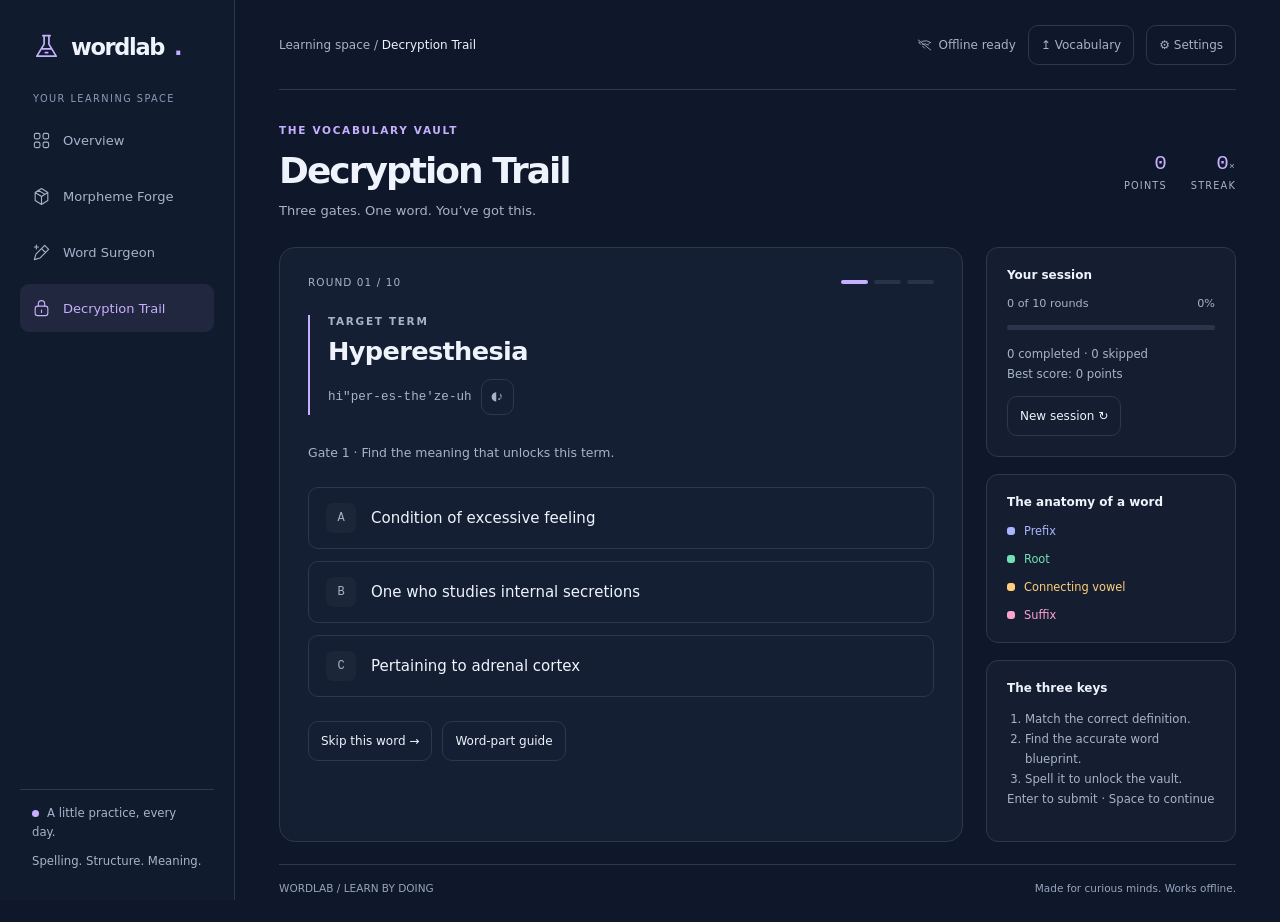
<file: trail.html>
<!doctype html>
<html lang="en"><head><meta charset="utf-8"><meta name="viewport" content="width=device-width,initial-scale=1">
<meta name="theme-color" content="#0f172a"><meta name="description" content="Three offline games to learn medical terminology through spelling, word parts, and definitions.">
<title>Decryption Trail | Wordlab</title><style>:root{color-scheme:dark;--bg:#0f172a;--panel:#172136;--edge:#2b3850;--ink:#eef3fc;--muted:#a6b3ca;--accent:#b9ed80;--accent-rgb:185,237,128;--prefix:#a8b5ff;--root:#72e2b3;--vowel:#ffce7b;--suffix:#ffa2cc;font-family:system-ui,-apple-system,"Segoe UI",sans-serif;font-size:15px}*{box-sizing:border-box}body{margin:0;background:var(--bg);color:var(--ink);min-width:320px}button,input,select{font:inherit}button,a,input,select{-webkit-tap-highlight-color:transparent;touch-action:manipulation}button,a{transition:background .18s,transform .18s,border-color .18s}button{cursor:pointer}button:disabled{opacity:.45;cursor:default}button:focus-visible,a:focus-visible,input:focus-visible,summary:focus-visible,select:focus-visible{outline:3px solid var(--accent);outline-offset:4px}a{color:inherit;text-decoration:none}button{color:inherit;background:transparent;border:1px solid var(--edge);border-radius:10px;min-height:48px;padding:10px 17px}button:hover:not(:disabled){background:#27344c;border-color:#677993}input,select{background:#101a2d;color:var(--ink);border:1px solid #46546d;border-radius:10px;min-height:50px;padding:12px 15px;max-width:100%}input::placeholder{color:#8e9cb4}p{line-height:1.65}h1,h2,h3,p{margin-top:0}h1{font-size:clamp(2.4rem,4.8vw,4.7rem);line-height:1.06;font-weight:650;letter-spacing:-.055em;margin-bottom:22px}h2{font-size:1.6rem;letter-spacing:-.035em;font-weight:600}h3{font-size:1.15rem;font-weight:600}.muted{color:var(--muted)}.eyebrow{text-transform:uppercase;letter-spacing:.16em;font-size:.7rem;font-weight:700;color:var(--accent);margin-bottom:16px}.shell{display:grid;grid-template-columns:235px minmax(0,1fr);min-height:100vh}.sidebar{padding:32px 20px;border-right:1px solid var(--edge);display:flex;flex-direction:column;gap:32px;position:sticky;top:0;height:100vh;background:#111b2e}.brand{display:flex;align-items:center;gap:10px;font-size:1.5rem;font-weight:700;letter-spacing:-.06em;padding:0 12px}.brand svg{color:var(--accent)}.brand small{color:var(--muted);font-weight:400}.nav-label{font-size:.65rem;letter-spacing:.15em;color:#899ab6;padding:0 13px;margin-bottom:12px}.nav{display:grid;gap:8px}.nav a{padding:14px 12px;border-radius:9px;color:var(--muted);display:flex;align-items:center;gap:12px;min-height:48px;font-size:.87rem}.nav a:hover{background:#202e44;color:white}.nav a.active{color:var(--accent);background:rgba(var(--accent-rgb),.08)}.nav svg{width:19px;height:19px}.sidebar-bottom{margin-top:auto;padding:14px 12px 0;border-top:1px solid var(--edge);font-size:.78rem;color:var(--muted)}.status-dot{display:inline-block;width:7px;height:7px;background:var(--accent);border-radius:50%;margin-right:8px}.main{padding:0 44px 28px;max-width:1530px;width:100%;margin:auto}.topbar{height:90px;display:flex;align-items:center;justify-content:space-between;border-bottom:1px solid var(--edge);gap:12px;color:var(--muted);font-size:.8rem}.topbar strong{color:var(--ink);font-weight:500}.top-actions{display:flex;align-items:center;gap:12px}.small-button{font-size:.8rem;padding:8px 12px;min-height:40px}.offline{display:flex;align-items:center;gap:7px}.offline svg{width:15px}.hero{display:grid;grid-template-columns:1.3fr 1fr;align-items:center;gap:35px;padding:62px 0 42px}.hero p{color:var(--muted);max-width:470px;font-size:1rem}.accent{color:var(--accent)}.hero-art{height:255px;position:relative;display:grid;place-content:center;background:radial-gradient(ellipse,rgba(var(--accent-rgb),.08),transparent 70%);isolation:isolate}.hero-art::before,.hero-art::after{content:"";position:absolute;border:1px solid #33445a;border-radius:50%;inset:15px 30px;transform:rotate(-20deg);z-index:-1}.hero-art::after{inset:40px 0;transform:rotate(24deg)}.molecule{display:flex;gap:6px;align-items:center;transform:rotate(-8deg);position:relative}.molecule span{font-size:clamp(1rem,2.1vw,2rem);padding:21px 17px;border:1px solid currentColor;border-radius:14px;background:#172637;box-shadow:0 15px 35px #080e2077;font-family:ui-monospace,monospace}.molecule span:nth-child(2){transform:translateY(-20px)}.art-note{position:absolute;font:10px ui-monospace,monospace;letter-spacing:.13em;color:#91a4b4;bottom:23px;left:22%}.section-line{display:flex;align-items:center;justify-content:space-between;gap:10px;margin:8px 0 20px}.section-line h2{font-size:1.05rem;letter-spacing:-.01em;margin:0}.section-line span{font-size:.78rem;color:var(--muted)}.games{display:grid;grid-template-columns:repeat(3,minmax(0,1fr));gap:18px}.game-card{border:1px solid var(--edge);border-radius:16px;padding:24px;background:linear-gradient(155deg,#1a263c,#141e32);display:flex;flex-direction:column;min-height:355px;overflow:hidden;position:relative}.game-card:hover{border-color:var(--card-accent);transform:translate3d(0,-5px,0)}.game-card .number{font:11px ui-monospace,monospace;color:var(--muted)}.card-art{height:100px;display:flex;align-items:center;justify-content:center;gap:5px;color:var(--card-accent)}.card-art svg{width:75px;height:75px}.card-art .mini-tile{border:1px solid currentColor;border-radius:8px;padding:10px 9px;background:#ffffff06;font:16px ui-monospace,monospace;transform:rotate(-6deg)}.card-art .mini-tile:nth-child(2){transform:translateY(-8px) rotate(4deg)}.game-card h3{font-size:1.3rem;letter-spacing:-.03em;margin-bottom:9px}.game-card p{font-size:.84rem;color:var(--muted);margin-bottom:18px}.card-footer{margin-top:auto;display:flex;justify-content:space-between;font-size:.76rem;color:var(--card-accent);align-items:center;padding-top:15px;border-top:1px solid var(--edge)}.pill{border:1px solid var(--edge);border-radius:20px;padding:5px 9px;font-size:.68rem;color:var(--muted);white-space:nowrap}.session-banner{border:1px solid var(--edge);border-radius:12px;padding:21px 25px;display:flex;justify-content:space-between;align-items:center;gap:20px;margin:28px 0;background:#141e31}.session-banner p{font-size:.8rem;color:var(--muted);margin:5px 0 0}.session-banner strong{font-size:.9rem}.footer{display:flex;justify-content:space-between;gap:12px;color:#96a6bf;font-size:.7rem;padding-top:17px;margin-top:22px;border-top:1px solid var(--edge)}.game-header{padding:34px 0 25px;display:flex;align-items:center;justify-content:space-between;gap:22px}.game-header h1{font-size:2.4rem;margin-bottom:10px}.game-header p{color:var(--muted);font-size:.87rem;margin:0}.stats{display:flex;gap:24px;text-align:right}.stat strong{font:1.4rem ui-monospace,monospace;display:block;color:var(--accent)}.stat span{font-size:.65rem;letter-spacing:.12em;text-transform:uppercase;color:var(--muted)}.game-layout{display:grid;grid-template-columns:minmax(0,1fr) 250px;gap:23px}.workbench{background:#151f33;border:1px solid var(--edge);border-radius:16px;padding:28px;min-height:520px;position:relative}.bench-top{display:flex;justify-content:space-between;align-items:center;gap:8px;margin-bottom:27px;font-size:.7rem;color:var(--muted);letter-spacing:.1em;text-transform:uppercase}.stepper{display:flex;gap:6px;align-items:center}.stepper span{background:#26334b;height:4px;width:27px;border-radius:4px}.stepper span.done{background:var(--accent)}.brief{border-left:2px solid var(--accent);padding-left:18px;margin-bottom:28px}.brief h2{font-size:clamp(1.3rem,2vw,1.8rem);line-height:1.4;margin:7px 0 9px;letter-spacing:-.025em}.brief .eyebrow{margin:0;color:var(--muted)}.phonetics{font: .84rem ui-monospace,monospace;color:var(--muted);display:flex;gap:9px;align-items:center}.phonetics button{padding:3px 9px;min-height:36px;font-size:.8rem}.help-line{font-size:.83rem;color:var(--muted);margin-bottom:15px}.slots,.tiles{display:flex;flex-wrap:wrap;gap:10px}.slots{padding:20px 0 26px;border-bottom:1px dashed #3a4961;margin-bottom:23px}.slot{display:flex;flex-direction:column;gap:5px;align-items:center;min-width:80px;min-height:83px;border-style:dashed;border-color:#526079;padding:12px;font:1.1rem ui-monospace,monospace;background:#101a2b}.slot small{font: .6rem system-ui;text-transform:uppercase;letter-spacing:.08em;max-width:87px}.slot.filled{border-style:solid;animation:snap .25s ease}.slot.selected{outline:2px solid var(--accent)}.prefix{color:var(--prefix)}.root{color:var(--root)}.vowel{color:var(--vowel)}.suffix{color:var(--suffix)}.tile{font:1.1rem ui-monospace,monospace;background:#1c2b3c;border-color:currentColor;min-width:58px;user-select:none;touch-action:none}.tile.selected{outline:3px solid white;transform:translateY(-4px)}.tile.used{opacity:.28}.tiles{min-height:54px}.primary{background:var(--accent);border-color:var(--accent);color:#152315;font-weight:650}.primary:hover:not(:disabled){background:#cffaa2;color:#152315;border-color:transparent}.actions{display:flex;align-items:center;gap:10px;flex-wrap:wrap;margin-top:22px}.actions .primary{margin-left:auto}.form-label{font-size:.85rem;display:block;margin:23px 0 10px}.spell-input{font:1.2rem ui-monospace,monospace;width:100%;letter-spacing:.04em}.feedback{font-size:.86rem;margin-top:18px;padding:13px 16px;border-radius:8px;border:1px solid var(--edge);line-height:1.55;background:#1c2a3f}.feedback:empty{display:none}.feedback.good{border-color:#4d8766;color:#b5edcb}.feedback.bad{border-color:#a15b68;color:#ffc1ca}.side-stack{display:grid;align-content:start;gap:17px}.side-card{border:1px solid var(--edge);border-radius:12px;padding:20px;background:#141e30}.side-card h3{font-size:.8rem;margin-bottom:15px}.side-card p,.side-card li{font-size:.78rem;color:var(--muted);line-height:1.7}.legend{display:grid;gap:14px;font-size:.76rem}.legend span{display:flex;align-items:center;gap:9px}.legend i{width:8px;height:8px;border-radius:3px;background:currentColor}.side-card ol{padding-left:18px;margin:0}.progress-track{height:5px;background:#2a354b;border-radius:5px;margin:15px 0;overflow:hidden}.progress-track span{display:block;height:100%;background:var(--accent);transition:width .3s}.session-count{display:flex;justify-content:space-between;font-size:.75rem;color:var(--muted)}.word-display{font:clamp(1.3rem,2.7vw,2.4rem) ui-monospace,monospace;letter-spacing:.1em;text-align:center;padding:25px 0;color:var(--accent);overflow-wrap:anywhere}.ribbon{display:flex;justify-content:center;align-items:center;flex-wrap:wrap;padding:22px 0;gap:0;user-select:none}.letter{font:1.35rem ui-monospace,monospace;padding:10px 0}.cut{min-width:20px;width:20px;padding:0;border:0;border-radius:0;min-height:56px;position:relative;color:#71839d;font-size:.8rem;touch-action:none}.cut:hover:not(:disabled){background:#26344d}.cut.on{color:var(--accent)}.cut.on::after{content:"";position:absolute;background:var(--accent);width:2px;top:0;bottom:0;left:9px}.tag-row{display:flex;align-items:center;justify-content:space-between;gap:12px;margin:10px 0;padding:11px 14px;border:1px solid var(--edge);border-radius:9px}.tag-row strong{font:1.1rem ui-monospace,monospace;overflow-wrap:anywhere}.tag-row select{font-size:.8rem;min-height:48px;width:158px}.choices{display:grid;gap:12px;margin:24px 0}.choice{text-align:left;display:flex;align-items:center;gap:15px;line-height:1.5;padding:15px 17px}.choice .choice-letter{display:grid;place-items:center;min-width:30px;height:30px;border-radius:7px;background:#ffffff08;font: .8rem ui-monospace,monospace;color:var(--muted)}.choice.wrong{border-color:#cf7080;background:#ad4d5a16}.choice.correct{border-color:var(--accent);background:rgba(var(--accent-rgb),.09)}.formula{display:flex;gap:7px;flex-wrap:wrap;align-items:center;font:1rem ui-monospace,monospace}.formula small{display:block;font:.59rem system-ui;text-transform:uppercase;letter-spacing:.06em;margin-bottom:3px}.formula-part{padding:7px 9px;background:#ffffff05;border-radius:5px}.gate-map{display:flex;gap:12px;margin:22px 0}.gate{flex:1;border:1px solid var(--edge);padding:14px 8px;border-radius:9px;text-align:center;font-size:.7rem;color:var(--muted)}.gate.current{color:var(--accent);border-color:var(--accent)}.gate b{display:block;font:1.2rem ui-monospace,monospace;margin-bottom:6px}.timer{font:1rem ui-monospace,monospace;color:var(--accent)}.timer.urgent{color:#ffa6b7}.keyboard{display:grid;gap:7px;margin-top:22px}.keyboard-row{display:flex;gap:5px;justify-content:center}.key{padding:5px;min-width:0;flex:1;max-width:48px;font:.85rem ui-monospace,monospace;min-height:48px;background:#202e46}.key.wide{max-width:88px;flex:1.8}.typing-progress{font:1.2rem ui-monospace,monospace;overflow-wrap:anywhere;letter-spacing:.05em;padding:16px 0;min-height:52px}.typing-progress .right{color:var(--root)}.typing-progress .wrong{color:#ff91a6;background:#84223c44}.complete{text-align:center;padding:25px 5px}.complete .seal{width:80px;height:80px;border:1px solid var(--accent);border-radius:50%;display:grid;place-items:center;color:var(--accent);font-size:2rem;margin:0 auto 25px;box-shadow:0 0 80px rgba(var(--accent-rgb),.15)}.complete h2{font-size:2.2rem}.complete .term{font:1.6rem ui-monospace,monospace;color:var(--accent);overflow-wrap:anywhere}.part-review{display:flex;justify-content:center;flex-wrap:wrap;gap:9px;margin:24px 0}.part-review span{padding:10px;border:1px solid var(--edge);border-radius:8px;font:1rem ui-monospace,monospace}.part-review small{display:block;font:.7rem system-ui;color:var(--muted);max-width:130px;margin-top:5px}.confetti{pointer-events:none;position:absolute;inset:0;overflow:hidden;border-radius:16px}.confetti i{position:absolute;left:50%;top:34%;height:7px;width:7px;background:var(--accent);animation:burst 1s ease-out forwards;transform:rotate(var(--rotation))}.modal-backdrop{position:fixed;inset:0;background:#060d1ecb;display:grid;place-items:center;padding:20px;z-index:20;backdrop-filter:blur(6px)}.modal{width:650px;max-width:100%;max-height:90vh;overflow:auto;background:#18243a;border:1px solid #43516b;border-radius:18px;padding:28px;box-shadow:0 30px 100px #0008}.modal-head{display:flex;align-items:center;justify-content:space-between;gap:15px}.modal p{color:var(--muted);font-size:.85rem}.dropzone{padding:28px 18px;border:1px dashed #687b96;border-radius:12px;text-align:center;margin:20px 0}.dropzone.over{background:#b9ed8014;border-color:var(--accent)}.dropzone input{font-size:.8rem;width:100%;padding:9px}.dataset-info{font-size:.8rem;color:var(--muted);line-height:1.6}.settings{display:flex;gap:15px;align-items:center;margin:16px 0;flex-wrap:wrap}.settings label{font-size:.85rem}.settings input[type=checkbox]{width:20px;min-height:20px;accent-color:var(--accent)}.glossary-item{font-size:.8rem;line-height:1.6;border-bottom:1px solid var(--edge);padding:10px 0}.glossary-item:last-child{border:0}.glossary-item strong{font-family:ui-monospace,monospace}.glossary-item span{color:var(--muted)}.empty{text-align:center;padding:65px 15px}.shake{animation:shake .25s}.sr-only{position:absolute;width:1px;height:1px;padding:0;margin:-1px;overflow:hidden;clip:rect(0,0,0,0);white-space:nowrap;border:0}@keyframes snap{from{transform:scale(.9)}to{transform:scale(1)}}@keyframes shake{25%{transform:translateX(-4px)}75%{transform:translateX(4px)}}@keyframes burst{to{transform:translate(var(--x),var(--y)) rotate(210deg);opacity:0}}@media(min-width:1450px){.main{padding-left:60px;padding-right:60px}.hero{padding-top:75px;padding-bottom:55px}.game-card{min-height:390px}}@media(max-width:1150px){.shell{grid-template-columns:200px minmax(0,1fr)}.main{padding:0 25px 25px}.sidebar{padding:28px 12px}.game-layout{grid-template-columns:minmax(0,1fr)}.side-stack{grid-template-columns:repeat(3,minmax(0,1fr));gap:12px}.side-card{padding:16px}.game-card{padding:20px;min-height:350px}.hero-art .molecule span{padding:17px 10px}.hero{gap:15px}}@media(max-width:820px){.shell{grid-template-columns:1fr}.sidebar{position:static;width:100%;height:auto;border-right:0;border-bottom:1px solid var(--edge);padding:17px 22px;gap:16px}.brand{padding:0}.sidebar-bottom,.nav-label{display:none}.nav{display:flex;gap:8px;overflow-x:auto}.nav a{white-space:nowrap;padding:9px 11px;font-size:.78rem;min-height:42px}.nav svg{width:16px;height:16px}.topbar{height:68px}.hero{padding:38px 0 27px;grid-template-columns:1.3fr 1fr}h1{font-size:3.2rem}.games{gap:12px}.game-card{padding:18px;min-height:345px}.game-card h3{font-size:1.14rem}.game-card p{font-size:.78rem}.card-art .mini-tile{padding:9px 5px;font-size:13px}.card-footer .pill{display:none}.hero-art{height:220px}.art-note{font-size:8px;left:15%}}@media(max-width:580px){.main{padding:0 18px 22px}.sidebar{padding:16px 18px}.nav{gap:0;justify-content:space-between}.nav a{font-size:.7rem;padding:8px 7px;gap:5px}.nav svg{display:none}.brand{font-size:1.35rem}.topbar{font-size:.7rem;height:65px}.offline{display:none}.top-actions{gap:5px}.small-button{font-size:.7rem;padding:8px 10px}.hero{grid-template-columns:1fr;padding-top:37px;gap:0}.hero h1{font-size:3.2rem;max-width:350px}.hero p{font-size:.92rem;margin-bottom:0}.hero-art{height:190px;margin:10px 0}.hero-art .molecule span{font-size:1.6rem;padding:17px}.hero-art::before{inset:15px 40px}.hero-art::after{inset:35px 20px}.art-note{left:23%;bottom:6px}.games{grid-template-columns:1fr}.game-card{min-height:245px;padding:22px}.card-art{position:absolute;right:18px;top:18px;height:65px;opacity:.8}.card-art svg{width:55px;height:55px}.card-art .mini-tile{font-size:12px}.game-card h3{font-size:1.5rem;margin-top:30px}.game-card p{font-size:.87rem;max-width:280px}.card-footer .pill{display:block}.section-line span{font-size:.67rem}.session-banner{padding:20px;align-items:flex-start;flex-direction:column;gap:13px}.session-banner button{width:100%}.footer{font-size:.62rem}.game-header{align-items:flex-start;padding:27px 0 22px;gap:10px}.game-header h1{font-size:1.9rem}.game-header p{font-size:.78rem}.stats{gap:12px}.stat strong{font-size:1.1rem}.stat span{font-size:.52rem}.workbench{padding:20px 16px;min-height:470px}.side-stack{grid-template-columns:1fr}.side-card ol{display:flex;gap:25px;flex-wrap:wrap}.slots{gap:7px}.slot{min-width:70px;flex:1;padding:10px 7px;min-height:80px}.slot small{font-size:.55rem}.tile{font-size:1rem;padding:10px 14px}.bench-top{font-size:.62rem}.brief{padding-left:13px}.brief h2{font-size:1.35rem}.keyboard-row{gap:3px}.key{font-size:.8rem;padding:3px;min-height:48px}.choice{padding:13px 11px;font-size:.84rem}.letter{font-size:1.1rem}.cut{min-width:16px;width:16px}.cut.on::after{left:7px}.tag-row{padding:10px;gap:7px}.tag-row select{width:145px}.modal{padding:20px}.modal h2{font-size:1.3rem}.game-header .eyebrow{font-size:.6rem}.actions .primary{margin-left:0;flex:1}.game-header .stats{padding-top:4px}}@media(prefers-reduced-motion:reduce){*,*::before,*::after{animation:none!important;transition:none!important;scroll-behavior:auto!important}}
:root{--touch-target:48px}
.launch-setup{display:grid;grid-template-columns:minmax(0,1.5fr) minmax(250px,1fr);gap:24px;padding:26px;margin:0 0 32px;border:1px solid var(--edge);border-radius:16px;background:#141e31}
.launch-setup fieldset{min-width:0;margin:0;padding:0;border:0}
.launch-setup legend{font-weight:650;font-size:1.05rem;margin-bottom:10px}
.set-checklist{display:grid;grid-template-columns:repeat(4,minmax(0,1fr));gap:8px}
.set-option,.difficulty-option{display:flex;align-items:center;gap:10px;min-height:48px;padding:9px 12px;border:1px solid var(--edge);border-radius:8px;cursor:pointer;font-size:.85rem}
.set-option:has(input:checked),.difficulty-option:has(input:checked){background:rgba(var(--accent-rgb),.08);border-color:var(--accent)}
.launch-setup input{width:18px;height:18px;min-height:18px;margin:0;accent-color:var(--accent);flex-shrink:0;padding:0}
.set-actions{display:flex;flex-wrap:wrap;gap:8px;margin:14px 0}
#set-summary{margin:12px 0 0}
.difficulty-options{display:grid;gap:10px}
.difficulty-option small{display:block;color:var(--muted);font-size:.75rem;margin-top:2px}
[data-game-link][aria-disabled=true]{opacity:.5;cursor:not-allowed}
.phonetics{flex-wrap:wrap}
@media(max-width:1150px){.launch-setup{grid-template-columns:1fr}.difficulty-options{grid-template-columns:repeat(3,minmax(0,1fr))}}
@media(max-width:580px){.launch-setup{padding:20px 16px;gap:26px}.set-checklist{grid-template-columns:repeat(3,minmax(0,1fr))}.set-option{padding:8px;font-size:.8rem;gap:7px}.difficulty-options{grid-template-columns:1fr}.difficulty-option small{display:inline;margin-left:10px}}
.cut{width:48px;min-width:48px;min-height:56px}
.cut.on::after{left:23px}
@media(max-width:580px){
  .nav a,.small-button,.phonetics button{min-height:var(--touch-target)}
  .keyboard{grid-template-columns:repeat(5,minmax(48px,1fr));gap:6px}
  .keyboard-row{display:contents}
  .key,.key.wide{max-width:none;width:100%;min-height:var(--touch-target)}
  .cut{min-width:48px;width:48px}
  .cut.on::after{left:23px}
}
@media(max-width:350px){.keyboard{grid-template-columns:repeat(4,minmax(48px,1fr))}}
.story-link{display:inline-block;margin-left:14px;font-size:inherit;color:var(--muted);text-decoration:underline;text-underline-offset:3px}
.story-link:hover,.story-back:hover{color:var(--accent)}
.story-back{display:inline-flex;align-items:center;gap:8px;min-height:48px}
.story-body .main{margin-top:0;min-width:0}
.story-page{max-width:1000px;margin:0 auto;overflow-wrap:anywhere}
.story-hero{padding:58px 0 26px}
.story-hero h1{margin-bottom:18px}
.story-hero p{color:var(--muted);font-size:1.1rem;max-width:650px}
.story-contents{display:flex;gap:8px 24px;flex-wrap:wrap;padding:18px 0 26px;margin-bottom:16px;border-bottom:1px solid var(--edge);font-size:.85rem}
.story-contents a{display:inline-flex;align-items:center;min-height:48px;color:var(--accent);text-decoration:underline;text-underline-offset:5px}
.story-section{padding:32px;margin:0 0 24px;background:#151f33;border:1px solid var(--edge);border-radius:16px;scroll-margin-top:24px}
.story-section h2{font-size:2rem;margin-bottom:22px}
.story-section p,.story-section li{line-height:1.85;color:var(--muted)}
.story-section p:last-child{margin-bottom:0}
.story-section strong{color:var(--ink);font-weight:600}
.story-section a{color:var(--accent);text-decoration:underline;text-underline-offset:3px}
.story-section ul,.story-section ol{padding-left:25px;margin:16px 0 24px}
.story-section li{padding-left:4px;margin:9px 0}
.story-document{font-size:.94rem}
.story-document h3{font-size:1.45rem;line-height:1.4;letter-spacing:-.025em;margin:32px 0 22px}
.story-document h3:first-child{margin-top:8px}
.story-document h4{font-size:1.2rem;line-height:1.45;letter-spacing:-.015em;margin:32px 0 15px}
.story-document h5,.story-document h6{font-size:1rem;line-height:1.5;margin:26px 0 14px}
.story-document hr{border:0;border-top:1px solid var(--edge);margin:32px 0}
.story-document blockquote{margin:24px 0;padding:4px 0 4px 20px;border-left:3px solid var(--accent)}
.story-document pre{max-width:100%;overflow:auto;padding:20px;background:#101a2b;border:1px solid var(--edge);border-radius:10px;line-height:1.65;white-space:pre;overflow-wrap:normal;font-size:.8rem}
.story-document code{font-family:ui-monospace,Consolas,monospace;color:#cfe7b7}
.story-document :not(pre)>code{font-size:.9em;background:#101a2b;border-radius:4px;padding:2px 5px}
.story-table{overflow:auto;max-width:100%;margin:24px 0;border:1px solid var(--edge);border-radius:10px}
.story-table table{width:100%;min-width:640px;border-collapse:collapse;font-size:.83rem;line-height:1.7}
.story-table th,.story-table td{text-align:left;vertical-align:top;padding:13px 16px;border-bottom:1px solid var(--edge);min-width:140px}
.story-table th{color:var(--ink);background:#1c2a3f;font-weight:600}
.story-table td{color:var(--muted)}
.story-table tr:last-child td{border-bottom:0}
.math{white-space:nowrap;font-family:ui-serif,Georgia,serif;font-style:italic}
.story-license{margin-top:26px;padding-top:24px;border-top:1px solid var(--edge);font-size:.86rem}
.story-license h3{font-size:1.2rem}
@media(max-width:580px){.story-hero{padding-top:36px}.story-hero h1{font-size:3rem}.story-hero p{font-size:1rem}.story-section{padding:24px 18px}.story-section h2{font-size:1.7rem}.story-contents{gap:0 18px}.story-document h3{font-size:1.3rem}.story-document pre{padding:14px}.story-link{margin-left:8px}}
</style></head>
<body data-game="trail"><div id="app"></div><noscript>Enable JavaScript to play these vocabulary games.</noscript>
<script id="embedded-csv" type="application/json">"Term,Phonetics,prefix,root_1,c_vowel_1,root_2,c_vowel_2,root_3,c_vowel_3,suffix_1,suffix_2,Basic Definition\nAnechoic,\"an\"\"e-ko'ik\",an,echo,,,,,,ic,,Pertaining to no/absent echo\nAnterior,an-te're-or,,anter,,,,,,i,or,Pertaining/referring to the front\nCaudal,kaw'dal,,caud,,,,,,al,,Pertaining to the tail\nCaudocranial,\"kaw'do-kra\"\"ne-al\",,caud,o,crani,,,,al,,Pertaining to tail to head\nContralateral,\"kon\"\"trah-lat'er-al\",contra,later,,,,,,al,,Pertaining to opposite side\nCranial,kra'ne-al,,crani,,,,,,al,,Pertaining to the head\nCranium,kra'ne-um,,crani,,,,,,um,,The head\nCraniocaudal,kra'ne-o-kaw'dal,,crani,o,caud,,,,al,,Pertaining to head to tail\nDistal,dis'tal,,dist,,,,,,al,,Pertaining to farthest\nDorsal,dor'sal,,dors,,,,,,al,,Pertaining to the back (dorsum)\nDorsopalmar,\"dor'so-pal\"\"mar\",,dors,o,palm,,,,ar,,Pertaining to back to palm\nDorsoplantar,\"dor'so-plan\"\"tar\",,dors,o,plant,,,,ar,,Pertaining to back to sole\nDorsoventral,\"dor'so-ven\"\"tral\",,dors,o,ventr,,,,al,,Pertaining to back to belly\nEchogenic,\"ek\"\"o-jen'ik\",,echo,,,,,,gen,ic,Pertaining to echo producing\nEchogenicity,\"ek\"\"o-jen-is'i-te\",,echo,,,,,,gen,icity,Characteristic of echo production\nHeterogenous,\"het\"\"er-oj'e-nes\",,heter,o,,,,,gen,ous,Pertaining to difference producing\nHomogenous,\"hom\"\"oj'e-nes\",homo,gen,,,,,,ous,,Pertaining to sameness producing\nHyperechoic,\"hi\"\"per-e-ko'ik\",hyper,echo,,,,,,ic,,Pertaining to excessive echo\nHypoechoic,\"hi\"\"po-e-ko'ik\",hypo,echo,,,,,,ic,,Pertaining to deficient/under echo\nInferior,in-fe're-or,,infer,,,,,,i,or,Pertaining to lower/below\nIsoechoic,\"i\"\"so-e-ko'ik\",iso,echo,,,,,,ic,,Pertaining to equal/same echo\nLateral,lat'er-al,,later,,,,,,al,,Pertaining to the side\nMedial,me'de-al,,medi,,,,,,al,,Pertaining to the middle\nMedian,me'de-an,,medi,,,,,,an,,Pertaining to the middle\nPalmar,pal'mar,,palm,,,,,,ar,,Pertaining to the palm\nPlantar,plan'tar,,plant,,,,,,ar,,Pertaining to the sole\nPosterior,pos-te're-or,,poster,,,,,,i,or,Pertaining to the behind/back\nProximal,prok'si-mal,,proxim,,,,,,al,,Pertaining to nearest\nRostral,ros'tral,,rostr,,,,,,al,,Pertaining to the beak/nose\nSagittal,saj'i-tal,,sagitt,,,,,,al,,Pertaining to arrow (division)\nSuperior,soo-pe're-or,super,i,,,,,,or,,Pertaining to higher/above\nTransect,tran-sekt',trans,ect,,,,,,,,To cut across\nTransverse,trans-vers',trans,verse,,,,,,,,Turning across\nVentral,ven'tral,,ventr,,,,,,al,,Pertaining to the belly\nVentrodorsal,\"ven'tro-dor\"\"sal\",,ventr,o,dors,,,,al,,Pertaining to belly to back\nAnaphase,an'uh-faz,,ana,,phase,,,,,,Up/apart stage\nAtomic,uh-tom'ik,,atom,,,,,,ic,,Pertaining to an atom\nBiochemistry,\"bi\"\"o-kem'is-tre\",bi,chemistry,o,,,,,,,Life chemistry\nBiological,\"bi\"\"o-loj'i-kul\",bi,log,o,,,,,ic,al,Pertaining to life study\nCellular,sel'u-lar,,cellul,,,,,,ar,,Pertaining to cells\nCentromere,sen'tro-mer,,centr,o,mere,,,,,,Center part\nChromosome,kro'mo-som,,chrom,o,some,,,,,,Color body\nCovalent,ko-va'lent,,co,,val,,,,ent,,Together strength/power\nCytology,si-tol'uh-je,,cyt,o,logy,,,,,,Study of cells\nCytoplasmic,\"si\"\"to-plaz'mik\",,cyt,o,plasm,,,,ic,,Pertaining to cell matter\nDehydration,\"de\"\"hi-dra'shun\",de,hydr,a,,,,,tion,,Act of down/away water\nElectrolyte,e-lek'tro-lit,,electr,o,lyte,,,,,,Electricity soluble substance\nElectron,e-lek'tron,,electr,,,,,,on,,Electricity unit\nElectrovalent,\"e-lek\"\"tro-va'lent\",,electr,o,val,,,,ent,,Electricity power/charge\nEndoplasm,en'do-plazm,endo,plasm,,,,,,,,Within matter\nExocytosis,\"ek\"\"so-si-to'sis\",,exo,o,cyt,,,,sis,,Condition of out of cell\nExtracellular,\"eks\"\"truh-sel'u-lar\",,extra,,cellul,,,,ar,,Pertaining to outside cells\nHomeostasis,\"ho\"\"me-o-sta'sis\",,home,o,,,,,stasis,,State of sameness/constancy\nHydration,hi-dra'shun,,hydr,a,,,,,tion,,Act of water\nHypertonic,\"hi\"\"per-ton'ik\",hyper,ton,,,,,,ic,,Pertaining to excess tone/tension\nHypoglycemia,\"hi\"\"po-gli-se'me-uh\",hypo,glyc,,,,,,emia,,Blood condition of low sugar\nHypokalemia,\"hi\"\"po-kuh-le'me-uh\",hypo,kal,,,,,,emia,,Blood condition of low potassium\nHyponatremia,\"hi\"\"po-nuh-tre'me-uh\",hypo,natr,,,,,,emia,,Blood condition of low sodium\nHypotension,\"hi\"\"po-ten'shun\",hypo,tens,,ion,,,,,,State of low pressure\nHypotonic,\"hi\"\"po-ton'ik\",hypo,ton,,,,,,ic,,Pertaining to deficient tension\nInterphase,in'ter-faz,inter,phase,,,,,,,,Between stage\nInterstitial,\"in\"\"ter-stish'ul\",inter,stiti,,,,,,al,,Pertaining to standing between\nIntracellular,\"in\"\"truh-sel'u-lar\",intra,cellul,,,,,,ar,,Pertaining to within cells\nIsotonic,\"i\"\"so-ton'ik\",iso,ton,,,,,,ic,,Pertaining to equal tension\nLipid,lip'id,,lip,,,,,,id,,Fat substance\nLysosome,li'so-som,,lys,o,some,,,,,,Dissolution body\nMetaphase,met'uh-faz,meta,phase,,,,,,,,Beyond/after stage\nMitochondria,\"mi\"\"to-kon'dre-uh\",,mit,o,chondri,a,,,,,Thread granule (organelles)\nMitosis,mi-to'sis,,mit,o,,,,,sis,,Condition of thread (cell division)\nMolecular,mo-lek'u-lar,,molecul,,,,,,ar,,Pertaining to molecules\nMolecule,mol'e-kul,,molecul,,,,,,e,,Little mass\nMonosaccharide,\"mon\"\"o-sak'uh-rid\",,mon,o,sacchar,,ide,,,,One sugar\nNeutron,noo'tron,,neutr,,,,,,on,,Neutral unit\nNucleolus,noo-kle'o-lus,,nucle,,ol,,,,us,,Little nucleus\nNucleus,noo'kle-us,,nucle,,,,,,us,,Kernel/nut (cell core)\nOrganelle,\"or\"\"guh-nel'\",,organ,,elle,,,,,,Little organ\nOrganic,or-gan'ik,,organ,,,,,,ic,,Pertaining to an organ/living organism\nOsmosis,oz-mo'sis,,osm,o,,,,,sis,,Condition of impulsion/pushing\nOsmotic,oz-mot'ik,,osm,o,,,,,tic,,Pertaining to impulsion (osmosis)\nPathogenic,\"path\"\"o-jen'ik\",,path,o,,,,,gen,ic,Pertaining to disease producing\nPathology,puh-thol'uh-je,,path,o,logy,,,,,,Study of disease\nPhagocytosis,\"fag\"\"o-si-to'sis\",,phag,o,cyt,o,,,sis,,Condition of eating (by) cells\nPhysiology,\"fiz\"\"e-ol'uh-je\",,physi,o,logy,,,,,,Study of nature/natural processes\nProphase,pro'faz,,pro,,phase,,,,,,Before stage\nProton,pro'ton,,prot,,,,,,on,,First unit\nReticular,re-tik'u-lar,,reticul,,,,,,ar,,Pertaining to a small net\nReticulum,re-tik'u-lum,,reticul,,,,,,um,,A small net\nRibosomal,\"ri\"\"bo-so'mul\",,rib,o,som,,,,al,,Pertaining to RNA bodies\nSubatomic,\"sub\"\"uh-tom'ik\",sub,atom,,,,,,ic,,Pertaining to under atoms\nSymbiosis,\"sim\"\"be-o'sis\",sym,bi,o,,,,,sis,,Condition of living together\nTelophase,tel'o-faz,,tel,o,phase,,,,,,End stage\nVacuole,vak'u-ol,,vacu,,,,,,ole,,A small emptiness/cavity\nAnticoagulant,\"an\"\"ti-ko-ag'u-lant\",anti,coagul,,ant,,,,,,Against clotting\nDeoxyhemoglobin,\"de-ok\"\"se-he\"\"mo-glo'bin\",deoxy,hem,o,glob,,,,in,,Hemoglobin without oxygen\nDermatitis,\"der\"\"mah-ti'tis\",,dermat,,,,,,itis,,Inflammation of skin\nEchinocyte,e-kin'o-sit,,echin,o,,,,,cyte,,Sea urchin/burr cell\nEdematous,e-dem'uh-tus,,edemat,,,,,,ous,,Pertaining to swelling/edema\nEosinophil,\"e\"\"o-sin'o-fil\",,eosin,o,,,,,phil,,Dawn/rose (dye) loving\nEosinophilia,\"e\"\"o-sin\"\"o-fil'e-uh\",,eosin,o,,,,,phil,ia,Condition of rose loving (cells)\nErythematous,\"er\"\"i-them'uh-tus\",,erythemat,,,,,,ous,,Pertaining to redness\nErythrocyte,e-rith'ro-sit,,erythr,o,,,,,cyte,,A red cell\nErythropoiesis,\"e-rith\"\"ro-poi-e'sis\",,erythr,o,,,,,poiesis,,Formation of red (cells)\nErythropoietin,\"e-rith\"\"ro-poi'e-tin\",,erythr,o,poie,,,,tin,,Red formation substance\nHemagglutination,\"he\"\"muh-gloo\"\"ti-na'shun\",,hem,a,agglutin,,,,tion,,Act of blood clumping\nHematocrit,he-mat'o-krit,,hemat,o,crit,,,,,,To separate blood\nHematology,\"he\"\"muh-tol'uh-je\",,hemat,o,logy,,,,,,Study of blood\nHematoma,\"he\"\"muh-to'muh\",,hemat,,,,,,oma,,A blood mass/tumor\nHematopoiesis,\"he\"\"muh-to\"\"poi-e'sis\",,hemat,o,,,,,poiesis,,Formation of blood\nHemoglobin,\"he\"\"mo-glo'bin\",,hem,o,glob,,,,in,,Blood sphere protein\nHemolysis,he-mol'i-sis,,hem,o,,,,,lysis,,Destruction/breakdown of blood\nHemolytic,\"he\"\"mo-lit'ik\",,hem,o,lytic,,,,,,Pertaining to blood destruction\nHemorrhage,hem'o-rij,,hem,o,rrhage,,,,,,Bursting forth of blood\nHemostasis,\"he\"\"mo-sta'sis\",,hem,o,,,,,stasis,,Standing/stopping of blood\nHyperlipemia,\"hi\"\"per-li-pe'me-uh\",hyper,lip,,,,,,emia,,Blood condition of excess fat\nHyperproteinemia,\"hi\"\"per-pro\"\"te-in-e'me-uh\",hyper,protein,,,,,,emia,,Blood condition of excess protein\nHypocalcemia,\"hi\"\"po-kal-se'me-uh\",hypo,calc,,,,,,emia,,Blood condition of low calcium\nHypochromic,\"hi\"\"po-kro'mik\",hypo,chrom,,,,,,ic,,Pertaining to deficient color\nHypoproteinemia,\"hi\"\"po-pro\"\"te-in-e'me-uh\",hypo,protein,,,,,,emia,,Blood condition of low protein\nIcteric,ik-ter'ik,,icter,,,,,,ic,,Pertaining to jaundice\nImmunoglobulin,\"im\"\"u-no-glob'u-lin\",,immun,o,globul,,,,in,,Immunity sphere protein\nImmunology,\"im\"\"u-nol'uh-je\",,immun,o,logy,,,,,,Study of immunity\nLeukocyte,loo'ko-sit,,leuk,o,,,,,cyte,,A white cell\nLeukocytosis,\"loo\"\"ko-si-to'sis\",,leuk,o,cyt,o,,,sis,,Condition of white cells\nLeukopenia,\"loo\"\"ko-pe'ne-uh\",,leuk,o,,,,,penia,,Deficiency of white cells\nLipemia,li-pe'me-uh,,lip,,,,,,emia,,Blood condition of fat\nLipid,lip'id,,lip,,,,,,id,,A fat\nLymphadenectomy,\"lim-fad\"\"e-nek'tuh-me\",,lymph,,aden,,,,ectomy,,To cut out lymph glands\nLymphadenopathy,\"lim-fad\"\"e-nop'uh-the\",,lymph,o,aden,,,,pathy,,Disease of lymph nodes\nLymphocyte,lim'fo-sit,,lymph,o,,,,,cyte,,A lymph cell\nLymphocytosis,\"lim\"\"fo-si-to'sis\",,lymph,o,cyt,o,,,sis,,Condition of lymph cells\nLymphopenia,\"lim\"\"fo-pe'ne-uh\",,lymph,o,,,,,penia,,Deficiency of lymph cells\nMacrocytic,\"mak\"\"ro-sit'ik\",,macr,o,cyt,,,,ic,,Pertaining to large cells\nMethemoglobin,\"met-he\"\"mo-glo'bin\",,met,o,hem,,glob,,in,,Changed blood protein\nMicrocytic,\"mi\"\"kro-sit'ik\",,micr,o,cyt,,,,ic,,Pertaining to small cells\nMonocyte,mon'o-sit,,mon,o,,,,,cyte,,A single cell\nMonocytosis,\"mon\"\"o-si-to'sis\",,mon,o,cyt,o,,,sis,,Condition of single cells\nMyeloid,mi'e-loid,,myel,,,,,,oid,,Resembling marrow\nMyeloma,\"mi\"\"e-lo'muh\",,myel,,,,,,oma,,Tumor of bone marrow\nMyelopathy,\"mi\"\"e-lop'uh-the\",,myel,o,,,,,pathy,,Disease of spinal cord/marrow\nNeutropenia,\"noo\"\"tro-pe'ne-uh\",,neutr,o,,,,,penia,,Deficiency of neutrophils\nNeutrophil,noo'tro-fil,,neutr,o,,,,,phil,,Neutral loving (cell)\nNeutrophilia,\"noo\"\"tro-fil'e-uh\",,neutr,o,,,,,phil,ia,Condition of neutrophils\nNormocytic,\"nor\"\"mo-sit'ik\",,norm,o,cyt,,,,ic,,Pertaining to normal cells\nOxyhemoglobin,\"ok\"\"se-he\"\"mo-glo'bin\",,oxy,o,hem,,glob,,in,,Oxygenated hemoglobin\nPhagocyte,fag'o-sit,,phag,o,,,,,cyte,,An eating cell\nPhagocytosis,\"fag\"\"o-si-to'sis\",,phag,o,cyt,o,,,sis,,Process of eating (by) cells\nPleomorphic,\"ple\"\"o-mor'fik\",,ple,o,morph,,,,ic,,Pertaining to more shapes\nPoikilocytosis,\"poi\"\"ki-lo-si-to'sis\",,poikil,o,cyt,o,,,sis,,Condition of varied/irregular cells\nPolychromasia,\"pol\"\"e-kro-ma'zhuh\",poly,chrom,,asia,,,,,,Condition of many colors\nProthrombin,pro-throm'bin,,pro,,thromb,,,,in,,Before clotting substance\nPyrexia,pi-rek'se-uh,,pyrex,,,,,,ia,,A condition of fever\nRefractometer,\"re\"\"frak-tom'e-ter\",,refract,o,,,,,meter,,A breaking/bending measurer\nReticulocyte,re-tik'u-lo-sit,,reticul,o,,,,,cyte,,A net cell\nRetroperitoneal,\"re\"\"tro-per\"\"i-to-ne'al\",retro,peritone,,,,,,al,,Pertaining to behind peritoneum\nRetropharyngeal,\"re\"\"tro-fuh-rin'je-al\",retro,pharyng,,,,,,e,al,Pertaining to behind the throat\nRubriblast,roo'bri-blast,,rubri,,,,,,blast,,Red germ/sprout cell\nRubricyte,roo'bri-sit,,rubri,,,,,,cyte,,A red cell\nSchistocyte,shis'to-sit,,schist,o,,,,,cyte,,A split/fragmented cell\nSchizocyte,skiz'o-sit,,schiz,o,,,,,cyte,,A divided/split cell\nSerology,se-rol'uh-je,,ser,o,logy,,,,,,Study of serum\nSpectrophotometer,\"spek\"\"tro-fo-tom'e-ter\",,spectr,o,phot,o,,,meter,,Light vision measurer\nSpherocyte,sfer'o-sit,,spher,o,,,,,cyte,,A sphere/round cell\nSplenectomy,sple-nek'tuh-me,,splen,,,,,,ectomy,,To cut out the spleen\nSplenic,sple'nik,,splen,,,,,,ic,,Pertaining to the spleen\nSplenomegaly,\"sple\"\"no-meg'uh-le\",,splen,o,,,,,megaly,,Enlargement of the spleen\nStomatocyte,sto-mat'o-sit,,stomat,o,,,,,cyte,,A mouth cell\nThrombocyte,throm'bo-sit,,thromb,o,,,,,cyte,,A clotting cell (platelet)\nThrombocytopenia,\"throm\"\"bo-si\"\"to-pe'ne-uh\",,thromb,o,cyt,o,,,penia,,Deficiency of clotting cells\nThromboplastin,\"throm\"\"bo-plas'tin\",,thromb,o,plast,,,,in,,Clot formation substance\nAbduction,ab-duk'shun,ab,duc,,,,,,tion,,Act of away drawing/leading\nAbductor,ab-duk'ter,ab,duct,,,,,,or,,An away drawer/leader\nAdduction,ad-duk'shun,ad,duc,,,,,,tion,,Act of toward drawing/leading\nAdductor,ad-duk'ter,ad,duct,,,,,,or,,A toward drawer/leader\nAnkylosis,\"ang\"\"kuh-lo'sis\",,ankyl,o,,,,,sis,,Condition of bent/fused\nAntebrachium,\"an\"\"te-bra'ke-um\",ante,brachi,,,,,,um,,The [be]fore arm\nArthritis,ahr-thri'tis,,arthr,,,,,,itis,,Inflammation of joints\nArthrocentesis,\"ahr-thro\"\"sen-te'sis\",,arthr,o,,,,,centesis,,Puncture/tapping of a joint\nArthrodesis,ahr-thro'de'sis,,arthr,o,,,,,desis,,Fusion of a joint\nArthropathy,ahr-throp'uh-the,,arthr,o,,,,,pathy,,A disease of joints\nArthroscopy,ahr-thros'kuh-pe,,arthr,o,,,,,scopy,,Viewing of a joint\nArticular,ahr-tik'u-lar,,articul,,,,,,ar,,Pertaining to joints\nAtrophy,at'ro-fe,a,trophy,,,,,,,,A state without development\nBiceps,bi'seps,bi,ceps,,,,,,,,Two heads\nBrachium,bra'ke-um,,brachi,,,,,,um,,\"The \"\"arm\"\"\"\nCancellous,kan'sel-us,,cancell,,,,,,ous,,\"Pertaining to \"\"lattice\"\"\"\nCardiac,kar'de-ak,,cardi,,,,,,ac,,Pertaining to the heart\nCarpus,kar'pus,,carp,,,,,,us,,\"The \"\"wrist\"\"\"\nCaudal,kaw'dul,,caud,,,,,,al,,Pertaining to the tail\nCervical,ser'vi-kul,,cervic,,,,,,al,,Pertaining to the neck\nCholinergic,\"ko\"\"lin-er'jik\",,cholin,,erg,,,,ic,,Pertaining to acetylcholine work/working\nChondral,kon'drul,,chondr,,,,,,al,,Pertaining to cartilage\nChondrocyte,kon'dro-sit,,chondr,o,,,,,cyte,,A cartilage cell\nChondrodystrophic,kon'dro-dis-tro'fik,,chondr,o,dys,,troph,,ic,,Pertaining to cartilage poor/bad development\nCircumduction,\"ser\"\"kum-duk'shun\",circum,duc,,,,,,tion,,Act of around drawing/leading\nCoccygeal,kok-sij'e-ul,,coccyg,e,,,,,al,,Pertaining to the tail\nCondylar,kon'dil-ahr,,condyl,,,,,,ar,,\"Pertaining to \"\"knuckle\"\"\"\nCortical,kor'tik-ul,,cortic,,,,,,al,,Pertaining to the cortex\nCostal,kos'tul,,cost,,,,,,al,,Pertaining to rib\nCostochondral,\"kos\"\"to-kon'drul\",,cost,o,chondr,,,,al,,Pertaining to rib & cartilage\nCoxofemoral,\"kok'so-fem\"\"or-ul\",,cox,o,femor,,,,al,,Pertaining to hip & femur\nCranial,kra'ne-ul,,crani,,,,,,al,,Pertaining to the head\nDiaphysis,di-a'fi-sis,dia,physis,,,,,,,,(the) between growth\nDigital,dij'i-tul,,digit,,,,,,al,,Pertaining to a toe/finger\nDysplasia,dis-pla'zhuh,dys,plas,,,,,,ia,,A condition of poor/bad formation\nEndosteal,en-dos'te-ul,endo,ste,,,,,,al,,Pertaining to within bone\nEpaxial,ep-ak'se-ul,ep,axi,,,,,,al,,Pertaining to upon the axis\nEpicondyle,\"ep\"\"i-kon'dil\",epi,condyle,,,,,,,,Upon (the) knuckle\nEpiphyseal,\"e-pif'i-se\"\"ul\",epi,phys,e,,,,,al,,Pertaining to upon growth\nExtension,eks-ten'shun,ex,ten,,,,,,sion,,Act of out stretching\nExtensor,eks-ten'sor,ex,tens,,,,,,or,,An out stretcher\nFemorotibial,\"fem\"\"or-o-tib'e-ul\",,femor,o,tibi,,,,al,,Pertaining to the femur & tibia\nFibroblast,fi'bro-blast,,fibr,o,blast,,,,,,A fiber germ/shoot\nFibrocartilage,\"fi\"\"bro-kar'til-ej\",,fibr,o,cartilage,,,,,,The fiber cartilage\nFlexion,flek'shun,,flex,,,,,,ion,,Act of bending\nFlexor,flek's'or,,flex,,,,,,or,,A bender\nGastrocnemius,gas-trok-ne'me-us,,gastr,o,cnem,i,,,us,,\"The \"\"stomach\"\" leg\"\nGluteal,gloo'te-ul,,glute,,,,,,al,,\"Pertaining to the \"\"butt\"\"\"\nGlycogen,gli'ko-jen,,glyc,o,gen,,,,,,A sugar producer\nHumeroradioulnar,\"hu\"\"mer-o-ra\"\"de-o-ul'nar\",,humer,o,radi,o,uln,,ar,,\"Pertaining to the humerus, radius, & ulna\"\nHypertrophy,hi-pur'truh-fe,hyper,trophy,,,,,,,,A state of excess development\nIliac,il'e-ak,,ili,,,,,,ac,,Pertaining to the ilium\nInfraspinous,in-fruh-spi'nus,infra,spin,,,,,,ous,,Pertaining to below the spine\nIntercalated,in'ter-ka'la-ted,inter,calat,,,,,,ed,,\"Being between \"\"calls\"\"\"\nIntercostal,\"in\"\"ter-kos'tul\",inter,cost,,,,,,al,,Pertaining to between ribs\nIntervertebral,\"in\"\"ter-ver-te'bral\",inter,vertebr,,,,,,al,,Pertaining to between vertebrae\nIntramedullary,\"in\"\"truh-med'u-lar-e\",intra,medull,,,,,,ary,,Pertaining to within marrow\nIntramuscular,\"in\"\"truh-mus'ku-lar\",intra,muscul,,,,,,ar,,Pertaining to within muscle\nIntraosseous,\"in\"\"truh-os'e-us\",intra,osse,,,,,,ous,,Pertaining to within bone\nIschiatic,\"ish\"\"e-at'ik\",,ischi,a,,,,,tic,,\"Pertaining to the ischium \"\"hip\"\"\"\nLigamentous,\"lig\"\"uh-men'tus\",,ligament,,,,,,ous,,Pertaining to ligaments\nLumbar,lum'bar,,lumb,,,,,,ar,,\"Pertaining to the \"\"loin\"\"\"\nLumbosacral,\"lum\"\"bo-sa'krul\",,lumb,o,sacr,,,,al,,\"Pertaining to the \"\"loin\"\" and sacrum\"\nMandibular,man-dib'u-lar,,mandibul,,,,,,ar,,Pertaining to the mandible\nMaxillary,mak'sil-ary,,maxill,,,,,,ary,,Pertaining to the maxilla\nMedullary,med'u-lar-e,,medull,,,,,,ary,,Pertaining to marrow\nMetacarpal,\"met\"\"uh-kar'pul\",meta,carp,,,,,,al,,Pertaining to beyond/after the carpus\nMetacarpophalangeal,\"met\"\"uh-kar\"\"po-fuh-lan'je-ul\",meta,carp,o,phalang,e,,,al,,Pertaining to beyond/after the carpus and phalanges\nMetaphysis,me-taf'i-sis,meta,physis,,,,,,,,(the) beyond/after growth\nMetatarsal,\"met\"\"uh-tar'sul\",meta,tars,,,,,,al,,Pertaining to beyond/after the tarsus\nMetatarsophalangeal,\"met\"\"uh-tar\"\"so-fuh-lan'je-ul\",meta,tars,o,phalang,e,,,al,,Pertaining to beyond/after the tarsus & phalanges\nMyasthenia,\"mi\"\"us-the'ne-uh\",,my,,asthen,,,,ia,,A condition of muscle weakness\nMyocyte,mi'o-sit,,my,o,,,,,cyte,,A muscle cell\nMyofibril,\"mi\"\"o-fi'bril\",,my,o,fibr,,,,il,,A muscle fiber\nMyoglobin,\"mi\"\"o-glo'bin\",,my,o,glob,,,,in,,\"The muscle glob/\"\"stuff\"\"\"\nMyopathy,mi-op'uh-the,,my,o,,,,,pathy,,A disease of muscle\nMyositis,\"mi\"\"o-si'tis\",,myos,,,,,,itis,,Inflammation of muscle\nNeurologic,nur-o-loj'ik,,neur,o,log,,,,ic,,Pertaining to nerve knowledge/study\nNeurology,nur-ol'o-je,,neur,o,,,,,logy,,The study of nerves\nNeuromuscular,\"ner\"\"o-mus'ku-lar\",,neur,o,muscul,,,,ar,,Pertaining to nerve & muscle\nOrthopedic,or-tho-pe'dik,orth,ped,o,,,,,ic,,\"Pertaining to straightening \"\"a child\"\"\"\nOsseous,os'e-us,,osse,,,,,,ous,,Pertaining to bone\nOstectomy,os'tek'to-me,,ost,,,,,,ectomy,,To cut out (remove) bone\nOsteoarthritis,\"os\"\"te-o-ahr-thri'tis\",,oste,o,arthr,,,,itis,,Inflammation of bone & joint\nOsteoblast,os'te-o-blast,,oste,o,blast,,,,,,A bone germ/shoot\nOsteoclast,os'te-o-klast,,oste,o,,,,,clast,,A bone breaker\nOsteomyelitis,\"os\"\"te-o-mi\"\"uh-li'tis\",,oste,o,myel,,,,itis,,Inflammation of bone marrow\nOsteopathy,\"os\"\"te-op'ah-the\",,oste,o,,,,,pathy,,A disease of bone\nOsteoplasty,\"os\"\"te-o-plas'te\",,oste,o,,,,,plasty,,A reforming of bone\nOsteosarcoma,\"os\"\"te-o-sar-ko'mah\",,oste,o,sarc,,,,oma,,A tumor of bone & flesh\nOsteotomy,\"os\"\"te-ah'to-me\",,oste,o,,,,,tomy,,To cut bone\nPectoral,pek'tor-ul,,pector,,,,,,al,,Pertaining to the chest\nPeriosteum,\"per\"\"e-os'te-um\",peri,oste,,,,,,um,,The around bone\nQuadriceps,kwad'ri-seps,,quadri,,ceps,,,,,,Four heads\nQuadruped,kwad'ru-ped,,quadru,,ped,,,,,,Four feet/footed\nRotation,ro-ta'shun,,rota,,,,,,tion,,The act of turning\nSacroiliac,\"sa\"\"kro-il'e-ak\",,sacr,o,ili,,,,ac,,Pertaining to the sacrum & ilium\nSarcolemma,\"sahr\"\"ko-lem'uh\",,sarc,o,lemma,,,,,,A sheath of flesh\nSarcomere,sahr'ko-m\u0113r,,sarc,o,mere,,,,,,A flesh part\nSarcoplasmic,\"sahr\"\"ko-plaz'mik\",,sarc,o,plasm,,,,ic,,Pertaining to the flesh matter\nScapulohumeral,\"skap'u-lo-hu\"\"mer-ul\",,scapul,o,humer,,,,al,,Pertaining to the scapula & humerus\nSemimembranosus,\"sem\"\"e-mem'bren-o\"\"sus\",semi,membran,o,sus,,,,,,The partial membrane\nSemitendinosus,\"sem\"\"e-ten'din-o\"\"sus\",semi,tendin,o,sus,,,,,,The partial tendon\nSesamoid,ses'uh-moid,,sesam,,,,,,oid,,Resembling sesame (seed)\nSpondylitis,\"spon\"\"dil-i'tis\",,spondyl,,,,,,itis,,A disease of vertebrae\nSpondylopathy,\"spon\"\"dil-op'uh-the\",,spondyl,o,,,,,pathy,,A condition of vertebrae\nSpondylosis,\"spon\"\"dil-o'sis\",,spondyl,o,,,,,sis,,Condition of vertebrae\nSternal,ster'nul,,stern,,,,,,al,,Pertaining to the sternum\nSupraspinous,\"soo\"\"pruh-spi'nus\",supra,spin,,,,,,ous,,Pertaining to above the spine\nSymphysis,sim'fuh-sis,,sym,,physis,,,,,,Together growing\nSynaptic,sin-ap'tik,,synap,,,,,,tic,,Pertaining to a connection\nSynovial,sin-o've-ul,syn,ov,i,,,,,al,,\"Pertaining to with \"\"egg\"\"\"\nTarsal,tar'sul,,tars,,,,,,al,,Pertaining to the tarsus\nTendinous,ten'din-us,,tendin,,,,,,ous,,Pertaining to tendons\nThoracic,thor-a'sik,,thorac,,,,,,ic,,Pertaining to the chest\nTriceps,tri'seps,tri,ceps,,,,,,,,Three heads\nTubercle,too'ber-kul,,tuber,,,,,,cle,,\"A small \"\"bump\"\"\"\nTuberosity,\"too\"\"ber-os'i-te\",,tuber,,os,,,,ity,,\"State of \"\"bumpy\"\" bone\"\nAchondral,a-kon'drul,a,chondr,,,,,,al,,Pertaining to without cartilage\nAlveolar,al-ve'uh-lur,,alveol,,,,,,ar,,Pertaining to alveolus\nAntitussive,\"an\"\"te-tus'iv\",anti,tuss,,,,,,ive,,Pertaining to against coughing\nAortic,a-or'tik,,aort,,,,,,ic,,Pertaining to the aorta\nApnea,ap'ne-uh,a,,,,,,,pnea,,Without breathing\nArrhythmia,a-rith'me-uh,a,rhythm,,,,,,ia,,A condition without rhythm\nArterial,ahr-t\u0113r'e-ul,,arteri,,,,,,al,,Pertaining to arteries\nArteriole,\"ahr-t\u0113r'e-\u014dl\"\"\",,arteri,,ole,,,,,,A small artery\nAsystole,a-sis'tuh-le,a,systole,,,,,,,,Without contraction\nAtelectasis,\"at\"\"leh-lek'tuh-sis\",,atel,,,,,,ectasis,,\"Incomplete expansion (i.e., collapse)\"\nAtrial,a'tre-ul,,atri,,,,,,al,,Pertaining to the atrium\nAtrioventricular,\"a\"\"tre-o-ven-trik'u-lur\",,atri,o,ventricul,,,,ar,,Pertaining to the atrium and ventricle\nBrachycephalic,\"bra\"\"ke-suh-fal'ik\",,brachy,,cephal,,,,ic,,Pertaining to short head\nBradycardia,\"br\u0101d\"\"uh-kar'de-uh\",brady,,,,,,,cardia,,A slow heart\nBradypnea,br\u0101d-ip'ne-uh,brady,,,,,,,pnea,,Slow breathing\nBronchial,brong'ke-ul,,bronch,i,,,,,al,,Pertaining to a bronchus\nBronchiole,brong'ke-\u014dl,,bronch,i,ole,,,,,,A small bronchus\nBronchospasm,brong'ko-spaz'um,,bronch,o,,,,,spasm,,Bronchus violent contraction\nBronchostenosis,\"brong\"\"ko-stuh-no'sis\",,bronch,o,,,,,stenosis,,Bronchus narrowing\nCapnograph,kap'nuh-graf,,capn,o,,,,,graph,,A carbon dioxide recorder\nCarbaminohemoglobin,\"kahr-bam\"\"e-no-he\"\"mo-glo'bin\",,carbamin,o,hemoglobin,,,,,,Carbon dioxide and hemoglobin\nCardiac,kahr'de-ak,,cardi,,,,,,ac,,Pertaining to the heart\nCardiologist,\"kahr\"\"de-ol'uh-jist\",,cardi,o,log,,,,ist,,One who specializes in heart study\nCardiomegaly,\"kahr\"\"de-o-meg'uh-le\",,cardi,o,,,,,megaly,,Enlargement of the heart\nCardiomyopathy,\"kahr\"\"de-o-mi-op'uh-the\",,cardi,o,my,o,,,pathy,,A disease of heart muscle\nCardiopulmonary,\"kahr\"\"de-o-pul'mun-ar-e\",,cardi,o,pulmon,,,,ary,,Pertaining to the heart and lungs\nCardiovascular,\"kahr\"\"de-o-vas'ku-lur\",,cardi,o,vascul,,,,ar,,Pertaining to the heart and vessels\nChondral,kon'drul,,chondr,,,,,,al,,Pertaining to cartilage\nChondromalacia,\"kon\"\"dro-muh-la'shuh\",,chondr,o,malac,,,,ia,,A condition of cartilage softening\nCyanosis,\"si\"\"uh-no'sis\",,cyan,o,,,,,sis,,A condition of blue\nCyanotic,\"si\"\"uh-not'ik\",,cyan,o,,,,,tic,,Pertaining to blue\nDeoxyhemoglobin,\"de-ok\"\"se-he\"\"mo-glo'bin\",deoxy,hemoglobin,,,,,,,,Reduced oxygen hemoglobin\nDiastolic,\"di\"\"uh-stol'ik\",,diastol,,,,,,ic,,Pertaining to diastole\nDyspnea,disp'ne-uh,dys,,,,,,,pnea,,Difficulty breathing\nDysrhythmia,dis-rith'me-uh,dys,rhythm,,,,,,ia,,A state of bad rhythm\nEchocardiography,\"ek\"\"o-kahr\"\"de-og'ruh-fe\",echo,cardi,o,,,,,graphy,,Recording echoes of the heart\nElectrocardiography,\"e-lek\"\"tro-kahr\"\"de-og'ruh-fe\",,electr,o,cardi,o,,,graphy,,Recording electricity of the heart\nEmbolism,em'buh-liz-um,,embol,,,,,,ism,,State of plugging\nEndocarditis,\"en\"\"do-kahr-di'tis\",endo,card,,,,,,itis,,Inflammation inside the heart\nEndocardium,\"en\"\"do-kahr'de-um\",endo,cardi,,,,,,um,,The inside (of) the heart\nEndotracheal,\"en\"\"do-tra'ke-ul\",endo,trache,,,,,,al,,Pertaining to within the trachea\nEpicardium,ep-i-kahr'de-um,epi,cardi,,,,,,um,,The upon the heart\nEtiology,\"et\"\"e-ol'uh-je\",,eti,o,,,,,logy,,The study of cause\nExpiration,\"ek\"\"spi-ra'shun\",ex,pira,,,,,,tion,,\"The act of out breathing (i.e., exhaling)\"\nHemiplegia,\"hem\"\"e-ple'juh\",hemi,pleg,,,,,,ia,,A condition of half paralysis\nHemoptysis,he-mop'tuh-sis,,hem,o,,,,,ptysis,,To spit blood\nHolodiastolic,\"ho\"\"lo-di\"\"uh-stol'ik\",hol,diastol,o,,,,,ic,,Pertaining to the entire diastole\nHolosystolic,\"ho\"\"lo-sis-tol'ik\",hol,systol,o,,,,,ic,,Pertaining to the entire systole\nHypercapnia,\"hi\"\"per-kap'ne-uh\",hyper,capn,,,,,,ia,,Condition of excess carbon dioxide\nHyperpnea,\"hi\"\"purp'ne-uh\",hyper,,,,,,,pnea,,Excessive breathing\nHypertrophic,\"hi\"\"per-tro'fik\",hyper,troph,,,,,,ic,,Pertaining to excess development\nHypotension,\"hi\"\"po-ten'shun\",hypo,tens,,,,,,ion,,State of low pressure\nHypoventilation,\"hi\"\"po-ven\"\"tuh-la'shun\",hypo,ventila,,,,,,tion,,State of under breathing\nHypovolemia,\"hi\"\"po-vo-le'me-uh\",hypo,vol,,,,,,emia,,A blood condition of low volume\nHypoxia,hi-pok'se-uh,hyp,ox,,,,,,ia,,Condition of low oxygen\nInspiration,\"in\"\"spi-ra'shun\",in,spira,,,,,,tion,,\"Act of in breathing (i.e., inhaling)\"\nInteratrial,in-ter-a'tre-ul,inter,atri,,,,,,al,,Pertaining to between the atria\nIntercostal,in-ter-kos'tul,inter,cost,,,,,,al,,Pertaining to between ribs\nInterventricular,in-ter-ven-trik'u-lar,inter,ventricul,,,,,,ar,,Pertaining to between the ventricles\nIntranasal,in-truh-na'zul,intra,nas,,,,,,al,,Pertaining to within the nose\nIntravenous,in-truh-ve'nus,intra,ven,,,,,,ous,,Pertaining to within veins\nIschemia,is-ke'me-uh,,isch,,,,,,emia,,A blood condition of suppression\nLaryngeal,luh-rin'je-ul,,laryng,e,,,,,al,,Pertaining to the larynx\nLobectomy,lo-bek'tuh-me,,lob,,,,,,ectomy,,To cut out a lobe\nMyocardial,\"mi\"\"o-kahr'de-ul\",,my,o,cardi,,,,al,,Pertaining to heart muscle\nMyocardium,\"mi\"\"o-kahr'de-um\",,my,o,cardi,,,,um,,The heart muscle\nNasopharynx,\"na\"\"zo-far'inks\",,nas,o,pharynx,,,,,,The nose and throat\nOropharynx,\"or\"\"o-far'inks\",,or,o,pharynx,,,,,,The mouth and throat\nOrthopnea,or-thop'ne-uh,orth,,o,,,,,pnea,,Straight breathing\nOximetry,ok-sim'uh-tre,,oxi,,,,,,metry,,Measuring oxygen\nOxyhemoglobin,\"ok\"\"se-he'mo-glo\"\"bin\",,oxy,,hemoglobin,,,,,,Oxygenated hemoglobin\nOxymeter,ok-sim'uh-ter,,oxy,,,,,,meter,,Oxygen measurer\nPalatoplasty,\"pal\"\"uh-to-plas'te\",,palat,o,,,,,plasty,,Reconstruction of the palate\nPericardial,\"per\"\"i-kahr'de-ul\",peri,cardi,,,,,,al,,Pertaining to around the heart\nPerivascular,\"per\"\"i-vas'ku-lahr\",peri,vascul,,,,,,ar,,Pertaining to around vessels\nPhlebitis,fleb-i'tis,,phleb,,,,,,itis,,Inflammation of a vein\nPhlebotomy,fleb-ot'uh-me,,phleb,o,,,,,tomy,,\"To \"\"cut\"\" a vein\"\nPleural,ploo'rul,,pleur,,,,,,al,,Pertaining to the pleura\nPneumothorax,\"noo\"\"mo-thor'aks\",,pneum,o,,,,,thorax,,Air of the chest\nPulmonary,pul'mun-ar-e,,pulmon,,,,,,ary,,Pertaining to the lungs\nPulmonic,pul-mon'ik,,pulmon,,,,,,ic,,Pertaining to the lungs\nPyothorax,\"pi\"\"o-thor'aks\",,py,o,,,,,thorax,,Pus of the chest\nRespiratory,re-spi'ruh-tor-e,re,spira,,,,,,tory,,Pertaining to again breathing\nRhinitis,ri-ni'tis,,rhin,,,,,,itis,,Inflammation of the nose\nRhinoplasty,\"ri\"\"no-plas'te\",,rhin,o,,,,,plasty,,Reconstruction of the nose\nRhinoscopy,ri-nos'kuh-pe,,rhin,o,,,,,scopy,,Viewing of the nose\nSinusitis,\"si\"\"nuh-si'tis\",,sinus,,,,,,itis,,Inflammation of the sinus\nStenosis,sten-o'sis,,sten,o,,,,,sis,,Condition of narrowing\nSystolic,sis-tol'ik,,systol,,,,,,ic,,Pertaining to systole\nTachycardia,\"tak\"\"uh-kahr'de-uh\",tachy,card,,,,,,ia,,Condition of a fast heart\nTachypnea,tak-ip'ne-uh,tachy,,,,,,,pnea,,Fast breathing\nThoracentesis,\"thor\"\"uh-sen-te'sis\",,thora,,,,,,centesis,,Puncture of the chest\nThoracotomy,\"thor\"\"uh-kot'uh-me\",,thorac,o,,,,,tomy,,To cut (into) the chest\nThromboembolism,\"throm\"\"bo-em'bo-liz-um\",,thromb,o,embol,,,,ism,,Act of a clot thrown in\nThrombosis,throm-bo'sis,,thromb,o,,,,,sis,,Condition of clotting\nTracheitis,\"tra\"\"ke-i'tis\",,trache,,,,,,itis,,Inflammation of the trachea\nTracheobronchitis,\"tra\"\"ke-o-brong-ki'tis\",,trache,o,bronch,,,,itis,,Inflammation of the trachea and bronchus\nTracheostomy,\"tra\"\"ke-os'tuh-me\",,trache,o,,,,,stomy,,\"Creation of a \"\"mouth\"\" of the trachea\"\nVasoconstriction,\"va\"\"zo-kon-strik'shun\",,vas,o,constrict,,,,ion,,Act of vessel constricting\nVasodilation,\"va\"\"zo-di-la'shun\",,vas,o,dilat,,,,ion,,Act of vessel dilating\nVenous,ve'nus,,ven,,,,,,ous,,Pertaining to veins\nVentricular,ven-trik'u-lur,,ventricul,,,,,,ar,,Pertaining to the ventricle\nVenule,ven'\u016bl,,ven,,,,,,ule,,A small vein\nAngiotensin,\"an\"\"je-o-ten'sin\",,angi,o,tens,,,,in,,The vessel tension (hormone)\nAntidiuretic,\"an\"\"ti-di\"\"u-ret'ik\",anti,diure,,,,,,tic,,Pertaining to against urine\nAnuria,an-u're-uh,an,ur,,,,,,ia,,A condition without urine\nAzotemia,\"az\"\"o-te'me-uh\",,azot,,,,,,emia,,A blood condition of nitrogen\nBacteriuria,\"bak-te\"\"re-u're-uh\",,bacteri,,ur,,,,ia,,A condition of bacteria in urine\nCalyx,ka'liks,,calyx,,,,,,,,A cup/chalice\nCystectomy,sis-tek'tuh-me,,cyst,,,,,,ectomy,,To cut out the bladder\nCystitis,sis-ti'tis,,cyst,,,,,,itis,,Inflammation of the bladder\nCystocentesis,\"sis\"\"to-sen-te'sis\",,cyst,o,,,,,centesis,,Puncture/tapping of the bladder\nCystogram,sis'to-gram,,cyst,o,,,,,gram,,A bladder drawing/record\nCystopexy,\"sis'to-pek\"\"se\",,cyst,o,,,,,pexy,,Fixation of the bladder\nCystoplasty,\"sis'to-plas\"\"te\",,cyst,o,,,,,plasty,,Reconstruction of the bladder\nCystoscopy,sis-tos'kuh-pe,,cyst,o,,,,,scopy,,Viewing of the bladder\nCystotomy,sis-tot'uh-me,,cyst,o,,,,,tomy,,To cut (into) the bladder\nDysuria,dis-u're-uh,dys,ur,,,,,,ia,,Condition of difficult/painful urination\nGlomerular,glo-mer'u-lar,,glomerul,,,,,,ar,,Pertaining to the glomerulus\nGlomerulonephritis,\"glo-mer\"\"u-lo-ne-fri'tis\",,glomerul,o,nephr,,,,itis,,Inflammation of glomeruli and kidney\nGlycosuria,\"gli\"\"ko-su're-uh\",,glyc,o,sur,,,,ia,,A condition of sugar in urine\nHematuria,\"he\"\"muh-tu're-uh\",,hemat,,ur,,,,ia,,A condition of blood in urine\nHydronephrosis,\"hi\"\"dro-ne-fro'sis\",,hydr,o,nephr,o,,,sis,,Water condition of the kidney\nIsosthenuria,\"i\"\"sos-the-nu're-uh\",iso,sthen,,ur,,,,ia,,Urine condition of equal strength\nNephrectomy,ne-frek'tuh-me,,nephr,,,,,,ectomy,,To cut out a kidney\nNephritis,ne-fri'tis,,nephr,,,,,,itis,,Inflammation of the kidney\nNephrology,ne-frol'uh-je,,nephr,o,logy,,,,,,Study of kidneys\nNephron,nef'ron,,nephr,,,,,,on,,A kidney unit\nNephropathy,ne-frop'uh-the,,nephr,o,,,,,pathy,,A disease of the kidney\nNephropexy,\"nef'ro-pek\"\"se\",,nephr,o,,,,,pexy,,Fixation of a kidney\nNephrosclerosis,\"nef\"\"ro-skle-ro'sis\",,nephr,o,scler,o,,,sis,,Condition of hardening of kidney\nNocturia,nok-tu're-uh,,noct,,ur,,,,ia,,A condition of night urine\nOliguria,\"ol\"\"i-gu're-uh\",,olig,,ur,,,,ia,,A condition of scanty/little urine\nPerirenal,\"per\"\"i-re'nul\",peri,ren,,,,,,al,,Pertaining to around the kidney\nPollakiuria,\"pol\"\"uh-ki-u're-uh\",,pollaki,,ur,,,,ia,,A condition of frequent urination\nPolydipsia,\"pol\"\"e-dip'se-uh\",poly,dips,,,,,,ia,,A condition of much thirst\nPolyuria,\"pol\"\"e-u're-uh\",poly,ur,,,,,,ia,,A condition of much urine\nPostrenal,post-re'nul,post,ren,,,,,,al,,Pertaining to after the kidney\nPrerenal,pre-re'nul,pre,ren,,,,,,al,,Pertaining to before the kidney\nProteinuria,\"pro\"\"te-i-nu're-uh\",,protein,,ur,,,,ia,,A condition of protein in urine\nPyelogram,pi'e-lo-gram,,pyel,o,,,,,gram,,A renal pelvis record\nPyelonephritis,\"pi\"\"e-lo-ne-fri'tis\",,pyel,o,nephr,,,,itis,,Inflammation of renal pelvis and kidney\nPyuria,pi-u're-uh,,py,,ur,,,,ia,,A condition of pus in urine\nRenal,re'nul,,ren,,,,,,al,,Pertaining to the kidney\nRenin,re'nin,,ren,,,,,,in,,Kidney substance (enzyme)\nRetrograde,ret'ro-grad,retro,grade,,,,,,,,Going backward\nTrigone,tri'gon,,trigon,,,,,,e,,A triangle\nUremia,u-re'me-uh,,ur,,,,,,emia,,Blood condition of urine/waste\nUreter,u-re'ter,,ureter,,,,,,,,Ureter (conduit)\nUreteral,u-re'ter-al,,ureter,,,,,,al,,Pertaining to the ureter\nUreterotomy,\"u-re\"\"ter-ot'uh-me\",,ureter,o,,,,,tomy,,To cut (into) the ureter\nUrethra,u-re'thruh,,urethr,a,,,,,,,The urethra\nUrethral,u-re'thrul,,urethr,,,,,,al,,Pertaining to the urethra\nUrethritis,\"u\"\"re-thri'tis\",,urethr,,,,,,itis,,Inflammation of the urethra\nUrethrostomy,\"u\"\"re-thros'tuh-me\",,urethr,o,,,,,stomy,,Creation of a mouth/stoma in urethra\nUrinalysis,\"u\"\"ri-nal'i-sis\",,urin,a,,,,,lysis,,Separation/analysis of urine\nUrolith,u'ro-lith,,ur,o,,,,,lith,,A urinary stone\nUrolithiasis,\"u\"\"ro-li-thi'uh-sis\",,ur,o,,,,,lith,iasis,Condition of urinary stones\nAbdominocentesis,\"ab-dom\"\"i-no-sen-te'sis\",,abdomin,o,,,,,centesis,,Puncture/tapping of abdomen\nAbomasopexy,\"ab\"\"o-mas'o-pek\"\"se\",,abomas,o,,,,,pexy,,Fixation of the abomasum\nAmylase,am'i-las,,amyl,,,,,,ase,,Starch enzyme\nAnorexia,\"an\"\"o-rek'se-uh\",an,orex,,,,,,ia,,A condition without appetite\nAntidiarrheal,\"an\"\"ti-di\"\"uh-re'ul\",anti,dia,,rrhe,,,,al,,Pertaining to against flow through\nAntiemetic,\"an\"\"ti-e-met'ik\",anti,emet,,,,,,ic,,Pertaining to against vomiting\nBorborygmus,\"bor\"\"bo-rig'mus\",,borborygm,,,,,,us,,Rumbling sound of bowels\nBuccal,buk'ul,,bucc,,,,,,al,,Pertaining to the cheek\nCecostomy,se-kos'tuh-me,,cec,o,,,,,stomy,,Creation of a cecal stoma\nCecum,se'kum,,cec,,,,,,um,,The cecum (blind gut)\nCeliac,se'le-ak,,celi,,,,,,ac,,Pertaining to the abdomen\nCheiloplasty,\"ki'lo-plas\"\"te\",,cheil,o,,,,,plasty,,Reconstruction of lip\nCholecystectomy,\"ko\"\"le-sis-tek'tuh-me\",,chole,,cyst,,,,ectomy,,To cut out the gallbladder\nCholecystitis,\"ko\"\"le-sis-ti'tis\",,chole,,cyst,,,,itis,,Inflammation of the gallbladder\nCholedochotomy,\"ko-led\"\"o-kot'uh-me\",,choledoch,o,,,,,tomy,,To cut into the bile duct\nChyle,kil,,chyl,,,,,,e,,Juice/lymph with fat\nChylothorax,\"ki\"\"lo-thor'aks\",,chyl,o,,,,,thorax,,Fatty lymph of chest\nChylous,ki'lus,,chyl,,,,,,ous,,Pertaining to chyle\nColectomy,ko-lek'tuh-me,,col,,,,,,ectomy,,To cut out the colon\nColocentesis,\"ko\"\"lo-sen-te'sis\",,col,o,,,,,centesis,,Puncture/tapping of colon\nColonoscopy,\"ko\"\"luh-nos'kuh-pe\",,colon,o,,,,,scopy,,Viewing of the colon\nColostomy,ko-los'tuh-me,,col,o,,,,,stomy,,Creation of a colon opening\nDefecation,\"def\"\"e-ka'shun\",,defec,a,,,,,tion,,The act of defecating\nDuodenal,\"doo\"\"o-de'nul\",,duoden,,,,,,al,,Pertaining to duodenum\nDysphagia,dis-fa'je-uh,dys,phag,,,,,,ia,,Process of difficult eating/swallowing\nEnterectomy,\"en\"\"ter-ek'tuh-me\",,enter,,,,,,ectomy,,To cut out intestines\nEnteritis,\"en\"\"ter-i'tis\",,enter,,,,,,itis,,Inflammation of intestines\nEnteropathy,\"en\"\"ter-op'uh-the\",,enter,o,,,,,pathy,,Disease of intestines\nEnterotomy,\"en\"\"ter-ot'uh-me\",,enter,o,,,,,tomy,,To cut (into) intestines\nEructation,\"e\"\"ruk-ta'shun\",,eruct,a,,,,,tion,,The act of belching\nEsophageal,\"e-sof\"\"uh-je'ul\",,esophag,,,,,,e,al,Pertaining to esophagus\nEsophagitis,\"e-sof\"\"uh-ji'tis\",,esophag,,,,,,itis,,Inflammation of esophagus\nGastrectomy,gas-trek'tuh-me,,gastr,,,,,,ectomy,,To cut out stomach\nGastric,gas'trik,,gastr,,,,,,ic,,Pertaining to the stomach\nGastritis,gas-tri'tis,,gastr,,,,,,itis,,Inflammation of stomach\nGastroenteritis,\"gas\"\"tro-en\"\"ter-i'tis\",,gastr,o,enter,,,,itis,,Inflammation of stomach and intestine\nGastroesophageal,\"gas\"\"tro-e-sof\"\"uh-je'ul\",,gastr,o,esophag,,,,e,al,Pertaining to stomach and esophagus\nGastropexy,\"gas'tro-pek\"\"se\",,gastr,o,,,,,pexy,,Fixation of the stomach\nGastrostomy,gas-tros'tuh-me,,gastr,o,,,,,stomy,,Creation of stomach mouth/opening\nGastrotomy,gas-trot'uh-me,,gastr,o,,,,,tomy,,To cut into the stomach\nGingivitis,\"jin\"\"ji-vi'tis\",,gingiv,,,,,,itis,,Inflammation of gums\nGlossal,glos'ul,,gloss,,,,,,al,,Pertaining to the tongue\nHepatic,he-pat'ik,,hepat,,,,,,ic,,Pertaining to the liver\nHepatitis,\"hep\"\"uh-ti'tis\",,hepat,,,,,,itis,,Inflammation of liver\nHepatomegaly,\"hep\"\"uh-to-meg'uh-le\",,hepat,o,,,,,megaly,,Enlargement of liver\nIleostomy,\"il\"\"e-os'tuh-me\",,ile,o,,,,,stomy,,Creation of ileum opening\nIleum,il'e-um,,ile,,,,,,um,,The ileum\nJejunum,je-joo'num,,jejun,,,,,,um,,The jejunum (empty gut)\nLaparotomy,\"lap\"\"uh-rot'uh-me\",,lapar,o,,,,,tomy,,To cut into the flank/abdomen\nLingual,ling'gwul,,lingu,,,,,,al,,Pertaining to the tongue\nLipase,li'pas,,lip,,,,,,ase,,Fat enzyme\nMalabsorption,\"mal\"\"ab-sorp'shun\",,mal,,absorpt,,ion,,,,Act of bad/poor absorption\nMelena,me-le'nuh,,melen,a,,,,,,,Black/dark feces\nMesentery,\"mes'en-ter\"\"e\",,mes,y,enter,,,,,,Middle/connecting intestine\nMicrodontia,\"mi\"\"kro-don'shuh\",,micr,o,dont,,,,ia,,Condition of small teeth\nMucous,myoo'kus,,muc,,,,,,ous,,Pertaining to mucus\nMucus,myoo'kus,,muc,,,,,,us,,The mucus secretion\nNasogastric,\"na\"\"zo-gas'trik\",,nas,o,gastr,,,,ic,,Pertaining to nose and stomach\nNecrosis,ne-kro'sis,,necr,o,,,,,sis,,Condition of dead tissue\nOdontoclasis,\"o\"\"don-tok'luh-sis\",,odont,o,,,,,clasis,,Breaking of teeth\nOmentopexy,\"o-men'to-pek\"\"se\",,oment,o,,,,,pexy,,Fixation of the omentum\nOmnivorous,om-niv'er-us,omni,vor,,,,,,ous,,Pertaining to all eating\nOrogastric,\"or\"\"o-gas'trik\",,or,o,gastr,,,,ic,,Pertaining to mouth and stomach\nOropharynx,\"or\"\"o-far'inks\",,or,o,pharynx,,,,,,The mouth and throat\nPalatal,pal'uh-tul,,palat,,,,,,al,,Pertaining to the palate\nPalatoplasty,\"pal'uh-to-plas\"\"te\",,palat,o,,,,,plasty,,Reconstruction of palate\nPancreatitis,\"pan\"\"kre-uh-ti'tis\",,pancreat,,,,,,itis,,Inflammation of pancreas\nPeriodontal,\"per\"\"e-o-don'tul\",peri,odont,,,,,,al,,Pertaining to around teeth\nPharyngeal,fuh-rin'je-ul,,pharyng,,,,,,e,al,Pertaining to the throat\nPosthepatic,\"post\"\"he-pat'ik\",post,hepat,,,,,,ic,,Pertaining to behind/after liver\nPostprandial,post-pran'de-ul,post,prandi,,,,,,al,,Pertaining to after a meal\nPrehepatic,\"pre\"\"he-pat'ik\",pre,hepat,,,,,,ic,,Pertaining to before the liver\nPyloric,pi-lor'ik,,pylor,,,,,,ic,,Pertaining to pylorus (gatekeeper)\nRanula,ran'u-luh,,ran,,ula,,,,,,Little frog (sublingual cyst)\nSialocele,si-al'o-sel,,sial,o,,,,,cele,,Saliva tumor/cavity\nSteatorrhea,\"ste\"\"uh-to-re'uh\",,steat,o,,,,,rrhea,,Discharge/flow of fat\nStomatitis,\"sto\"\"muh-ti'tis\",,stomat,,,,,,itis,,Inflammation of mouth\nSublingual,sub-ling'gwul,sub,lingu,,,,,,al,,Pertaining to under tongue\nSubmucosal,\"sub\"\"myoo-ko'sul\",sub,mucos,,,,,,al,,Pertaining to below mucosa\nAllergen,al'er-jen,,allerg,,en,,,,,,Other/altered work producer\nAllergy,al'er-je,,all,y,erg,,,,,,State of altered work/reaction\nAlopecia,\"al\"\"o-pe'she-uh\",,alopec,,,,,,ia,,Fox condition (baldness/mange)\nCarcinoma,\"kar\"\"si-no'muh\",,carcin,,,,,,oma,,Crab tumor (cancer)\nCircumoral,\"ser\"\"kum-or'ul\",circum,or,,,,,,al,,Pertaining to around the mouth\nComedo,kom'e-do,,comed,o,,,,,,,Eating up (blackhead)\nCornification,\"kor\"\"ni-fi-ka'shun\",,corni,a,fic,,,,tion,,Act of making horn\nCutaneous,kyoo-ta'ne-us,,cutane,,,,,,ous,,Pertaining to the skin\nDermal,der'mul,,derm,,,,,,al,,Pertaining to the skin\nDermatitis,\"der\"\"muh-ti'tis\",,dermat,,,,,,itis,,Inflammation of the skin\nDermatology,\"der\"\"muh-tol'uh-je\",,dermat,o,logy,,,,,,Study of the skin\nDermatophyte,der-mat'o-fit,,dermat,o,phyte,,,,,,Skin plant (fungus)\nDermatophytosis,\"der\"\"muh-to-fi-to'sis\",,dermat,o,phyt,o,,,sis,,Condition of skin fungus\nDermis,der'mis,,derm,,,,,,is,,The skin\nEpidermal,\"ep\"\"i-der'mul\",epi,derm,,,,,,al,,Pertaining to upon skin\nEpidermis,\"ep\"\"i-der'mis\",epi,derm,,,,,,is,,Upon the skin\nErythema,\"er\"\"i-the'muh\",,erythem,a,,,,,,,Redness\nErythematous,\"er\"\"i-them'uh-tus\",,erythemat,,,,,,ous,,Pertaining to redness\nFollicle,fol'i-kul,,folli,,,,,,cle,,Little bag/sac\nFollicular,fo-lik'u-lar,,follicul,,,,,,ar,,Pertaining to follicles\nFolliculitis,\"fo-lik\"\"u-li'tis\",,follicul,,,,,,itis,,Inflammation of follicles\nGranuloma,\"gran\"\"u-lo'muh\",,granul,,,,,,oma,,Granule tumor\nHyperkeratosis,\"hi\"\"per-ker\"\"uh-to'sis\",hyper,kerat,o,,,,,sis,,Condition of excess horn/keratin\nHypersensitivity,\"hi\"\"per-sen\"\"si-tiv'i-te\",hyper,sensitiv,,ity,,,,,,State of excess sensitivity\nHypodermic,\"hi\"\"po-der'mik\",hypo,derm,,,,,,ic,,Pertaining to under skin\nHypodermis,\"hi\"\"po-der'mis\",hypo,derm,,,,,,is,,Under the skin\nInterdigital,\"in\"\"ter-dij'i-tul\",inter,digit,,,,,,al,,Pertaining to between toes\nIntradermal,\"in\"\"truh-der'mul\",intra,derm,,,,,,al,,Pertaining to within skin\nKeratin,ker'uh-tin,,kerat,,,,,,in,,Horn substance\nKeratinized,ker'uh-ti-nizd,,keratin,,ized,,,,,,Made horn-like\nKeratolytic,\"ker\"\"uh-to-lit'ik\",,kerat,o,lytic,,,,,,Pertaining to keratin dissolving\nLaminitis,\"lam\"\"i-ni'tis\",,lamin,,,,,,itis,,Inflammation of lamina (hoof)\nMelanin,mel'uh-nin,,melan,,,,,,in,,Black substance (pigment)\nMelanocyte,mel'uh-no-sit,,melan,o,,,,,cyte,,A black cell\nMelanoma,\"mel\"\"uh-no'muh\",,melan,,,,,,oma,,A black tumor\nOnychomycosis,\"on\"\"i-ko-mi-ko'sis\",,onych,o,myc,o,,,sis,,Condition of claw/nail fungus\nPanniculus,puh-nik'u-lus,,pannicul,,,,,,us,,A little cloth (sheet of tissue)\nPapilloma,\"pap\"\"i-lo'muh\",,papill,,,,,,oma,,Nipple tumor (wart)\nParonychia,\"par\"\"o-nik'e-uh\",,par,,onych,,,,ia,,Condition alongside claw/nail\nPiloerection,\"pi\"\"lo-e-rek'shun\",,pil,o,erect,,ion,,,,Act of hair standing up\nPododermatitis,\"pod\"\"o-der\"\"muh-ti'tis\",,pod,o,dermat,,,,itis,,Inflammation of foot skin\nPruritus,proo-ri'tus,,prurit,,,,,,us,,Itching\nPustule,pus'tyool,,pust,,,,,,ule,,A small pus blister\nPyoderma,\"pi\"\"o-der'muh\",,py,o,derma,,,,,,Pus skin\nSebaceous,se-ba'shus,,seb,,ace,,,,ous,,Pertaining to sebum (fat)\nSeborrhea,\"seb\"\"o-re'uh\",,seb,o,,,,,rrhea,,Flow of sebum\nSubcutaneous,\"sub\"\"kyoo-ta'ne-us\",sub,cutane,,,,,,ous,,Pertaining to below skin\nTenotomy,te-not'uh-me,,ten,o,,,,,tomy,,To cut a tendon\nTransdermal,trans-der'mul,trans,derm,,,,,,al,,Pertaining to across skin\nTrichobezoar,\"trik\"\"o-be'zor\",,trich,o,bezoar,,,,,,Hair stone/ball\nUrticaria,\"ur\"\"ti-ka're-uh\",,urtic,,aria,,,,,,Nettle condition (hives)\nAgalactia,\"a\"\"guh-lak'te-uh\",a,galact,,,,,,ia,,Condition without milk\nAmniocentesis,\"am\"\"ne-o-sen-te'sis\",,amni,o,,,,,centesis,,Puncture/tapping of amnion\nAmniotic,\"am\"\"ne-ot'ik\",,amni,o,,,,,tic,,Pertaining to amnion\nAnestrus,an-es'trus,an,estrus,,,,,,,,Without estrus\nCesarean,se-za're-un,,cesare,,,,,,an,,Pertaining to Caesar (cutting delivery)\nColostrum,kuh-los'trum,,colostr,,,,,,um,,First milk\nCryptorchidism,krip-tor'ki-diz-um,,crypt,,orchid,,,,ism,,State of hidden testicle\nDiestrous,di-es'trus,,di,,estr,,,,ous,,Pertaining to between estrus\nDiestrus,di-es'trus,,di,,estrus,,,,,,Between estrus\nDystocia,dis-to'she-uh,dys,toc,,,,,,ia,,Condition of difficult birth\nEndometritis,\"en\"\"do-me-tri'tis\",endo,metr,,,,,,itis,,Inflammation within uterus\nEndometrium,\"en\"\"do-me'tre-um\",endo,metri,,,,,,um,,Within the uterus (lining)\nEpididymis,\"ep\"\"i-did'i-mis\",epi,didym,,,,,,is,,Upon the twin (testicle)\nEpididymitis,\"ep\"\"i-did\"\"i-mi'tis\",epi,didym,,,,,,itis,,Inflammation upon testicle\nEpisiotomy,\"e-piz\"\"e-ot'uh-me\",,episi,o,,,,,tomy,,To cut the vulva\nEstrogen,es'tro-jen,,estr,o,,,,,gen,,Estrus producer\nEstrous,es'trus,,estr,,,,,,ous,,Pertaining to estrus (cycle)\nEstrus,es'trus,,estrus,,,,,,,,Frenzy/heat (estrus)\nGestation,jes-ta'shun,,gest,a,,,,,tion,,The state of bearing (pregnancy)\nGynandromorph,\"jin\"\"an-dro-morf'\",,gyn,o,andr,,morph,,,,Female-male form\nHysterectomy,\"his\"\"tuh-rek'tuh-me\",,hyster,,,,,,ectomy,,To cut out the uterus\nLactation,lak-ta'shun,,lact,a,,,,,tion,,The state of milking\nMammary,mam'uh-re,,mamm,,,,,,ary,,Pertaining to breast\nMastectomy,mas-tek'tuh-me,,mast,,,,,,ectomy,,To cut out the breast\nMastitis,mas-ti'tis,,mast,,,,,,itis,,Inflammation of the breast\nMetestrus,met-es'trus,,met,,estrus,,,,,,After estrus\nMetritis,me-tri'tis,,metr,,,,,,itis,,Inflammation of uterus\nMonestrous,mon-es'trus,,mon,,estr,,,,ous,,Pertaining to one heat per year\nMultiparous,mul-tip'uh-rus,multi,par,,,,,,ous,,Pertaining to bearing many\nNeonatal,\"ne\"\"o-na'tul\",,ne,o,nat,,,,al,,Pertaining to new birth\nNeonate,ne'o-nat,,ne,o,nate,,,,,,A newborn\nNulliparous,nuh-lip'uh-rus,nulli,par,,,,,,ous,,Pertaining to bearing none\nOocyte,o'o-sit,,,o,,o,,,cyte,,An egg cell\nOophorectomy,\"o\"\"of-uh-rek'tuh-me\",,oophor,,,,,,ectomy,,To cut out ovaries\nOrchiectomy,\"or\"\"ke-ek'tuh-me\",,orchi,,,,,,ectomy,,To cut out testicles\nOrchitis,or-ki'tis,,orch,,,,,,itis,,Inflammation of testicles\nOvariectomy,\"o-va\"\"re-ek'tuh-me\",,ovari,,,,,,ectomy,,To cut out an ovary\nOvariohysterectomy,\"o-va\"\"re-o-his\"\"tuh-rek'tuh-me\",,ovari,o,hyster,,,,ectomy,,To cut out ovaries and uterus\nParturition,\"par\"\"tyoo-rish'un\",,parturit,,ion,,,,,,The act of giving birth\nPlacenta,pluh-sen'tuh,,placent,a,,,,,,,Flat cake (placenta)\nPolyestrous,\"pol\"\"e-es'trus\",poly,estr,,,,,,ous,,Pertaining to many heat cycles\nPostparturient,\"post\"\"par-tyoor'e-ent\",post,parturi,,,,,,ent,,Pertaining to after birth\nPreparturient,\"pre\"\"par-tyoor'e-ent\",pre,parturi,,,,,,ent,,Pertaining to before birth\nPrimiparous,pri-mip'uh-rus,primi,par,,,,,,ous,,Pertaining to bearing first\nProestrus,pro-es'trus,,pro,,estrus,,,,,,Before heat/estrus\nProgesterone,pro-jes'tuh-ron,,pro,,gest,,er,,,,Before bearing substance (hormone)\nProstatectomy,\"pros\"\"tuh-tek'tuh-me\",,prostat,,,,,,ectomy,,To cut out prostate\nProstatitis,\"pros\"\"tuh-ti'tis\",,prostat,,,,,,itis,,Inflammation of prostate\nPseudocyesis,\"soo\"\"do-si-e'sis\",,pseud,o,cyesis,,,,,,False pregnancy\nPyometra,\"pi\"\"o-me'truh\",,py,o,metra,,,,,,Pus in uterus\nSpermatogenesis,\"sper\"\"muh-to-jen'i-sis\",,spermat,o,,,,,genesis,,Creation of sperm\nSpermatozoon,\"sper\"\"muh-to-zo'on\",,spermat,o,zoon,,,,,,A sperm animal\nSuperovulation,\"soo\"\"per-ov\"\"u-la'shun\",super,ovul,a,,,,,tion,,Act of excess egg release\nVaginitis,\"vaj\"\"i-ni'tis\",,vagin,,,,,,itis,,Inflammation of vagina\nAdenohypophysis,\"ad\"\"e-no-hi-pof'i-sis\",,aden,o,hypo,,physis,,,,Gland under growth\nAdrenal,ad-re'nul,ad,ren,,,,,,al,,Pertaining to toward kidney\nAdrenergic,\"ad\"\"ren-er'jik\",,adren,,erg,,,,ic,,Pertaining to adrenal work\nAdrenocortical,\"ad-re\"\"no-kor'ti-kul\",,adren,o,cortic,,,,al,,Pertaining to adrenal cortex\nAdrenocorticotropic,\"ad-re\"\"no-kor\"\"ti-ko-trop'ik\",,adren,o,cortic,o,trop,,ic,,Pertaining to turning to adrenal cortex\nAdrenomegaly,\"ad-re\"\"no-meg'uh-le\",,adren,o,,,,,megaly,,Enlargement of adrenal glands\nAndrogen,an'dro-jen,,andr,o,,,,,gen,,Male producer\nAntidiuretic,\"an\"\"ti-di\"\"u-ret'ik\",anti,diure,,,,,,tic,,Pertaining to against urine\nEndocrine,en'do-krin,endo,crine,,,,,,,,To secrete within\nEndocrinologist,\"en\"\"do-kri-nol'uh-jist\",,endocrin,o,log,,,,ist,,One who studies internal secretions\nEndocrinology,\"en\"\"do-kri-nol'uh-je\",,endocrin,o,logy,,,,,,Study of internal secretions\nEndocrinopathy,\"en\"\"do-kri-nop'uh-the\",,endocrin,o,,,,,pathy,,Disease of internal secretions\nEndogenous,en-doj'e-nus,endo,gen,,,,,,ous,,Pertaining to produced within\nErythropoietin,\"e-rith\"\"ro-poi'e-tin\",,erythr,o,poie,,,,tin,,Red formation substance\nEstrogen,es'tro-jen,,estr,o,,,,,gen,,Estrus producer\nExogenous,eks-oj'e-nus,,exo,,,,,,gen,ous,Pertaining to produced outside\nGlucagon,gloo'kuh-gon,,gluc,,agon,,,,,,Sweet/glucose driver\nGlucocorticoid,\"gloo\"\"ko-kor'ti-koid\",,gluc,o,cortic,,,,oid,,Resembling glucose cortex\nGluconeogenesis,\"gloo\"\"ko-ne\"\"o-jen'i-sis\",,gluc,o,ne,o,,,genesis,,New glucose creation\nGlycogenesis,\"gli\"\"ko-jen'i-sis\",,glyc,o,,,,,genesis,,Sugar creation\nGlycogenolysis,\"gli\"\"ko-je-nol'i-sis\",,glyc,o,gen,o,,,lysis,,Sugar creation breakdown\nGlycosuria,\"gli\"\"ko-su're-uh\",,glyc,o,sur,,,,ia,,Sugar in urine\nGonadotropic,\"gon\"\"uh-do-trop'ik\",,gonad,o,trop,,,,ic,,Pertaining to turning to gonads\nGonadotropin,\"gon\"\"uh-do-tro'pin\",,gonad,o,trop,,,,in,,Gonad turning substance\nHyperadrenocorticism,\"hi\"\"per-ad-re\"\"no-kor'ti-siz-um\",hyper,adren,o,cortic,,,,ism,,Condition of excess adrenal cortex\nHypercalcemia,\"hi\"\"per-kal-se'me-uh\",hyper,calc,,,,,,emia,,Blood condition of excess calcium\nHyperglycemia,\"hi\"\"per-gli-se'me-uh\",hyper,glyc,,,,,,emia,,Blood condition of high sugar\nHyperinsulinism,\"hi\"\"per-in'su-lin-iz\"\"um\",hyper,insulin,,,,,,ism,,State of excess insulin\nHyperparathyroidism,\"hi\"\"per-par\"\"uh-thi'roid-iz-um\",hyper,para,,thyroid,,,,ism,,State of excess parathyroid\nHyperthyroidism,\"hi\"\"per-thi'roid-iz-um\",hyper,thyroid,,,,,,ism,,State of excess thyroid\nHypoadrenocorticism,\"hi\"\"po-ad-re\"\"no-kor'ti-siz-um\",hypo,adren,o,cortic,,,,ism,,Condition of low adrenal cortex\nHypocalcemia,\"hi\"\"po-kal-se'me-uh\",hypo,calc,,,,,,emia,,Blood condition of low calcium\nHypoglycemia,\"hi\"\"po-gli-se'me-uh\",hypo,glyc,,,,,,emia,,Blood condition of low sugar\nHypoparathyroidism,\"hi\"\"po-par\"\"uh-thi'roid-iz-um\",hypo,para,,thyroid,,,,ism,,State of deficient parathyroid\nHypophysis,hi-pof'i-sis,hypo,physis,,,,,,,,Under growth (pituitary gland)\nHypothalamus,\"hi\"\"po-thal'uh-mus\",hypo,thalamus,,,,,,,,Under the thalamus\nHypothyroidism,\"hi\"\"po-thi'roid-iz-um\",hypo,thyroid,,,,,,ism,,State of deficient thyroid\nNeurohypophysis,\"noo\"\"ro-hi-pof'i-sis\",,neur,o,hypo,,physis,,,,Nerve under growth\nOxytocin,\"ok\"\"si-to'sin\",,oxy,,toc,,,,in,,Swift birth substance\nPancreatitis,\"pan\"\"kre-uh-ti'tis\",,pancreat,,,,,,itis,,Inflammation of pancreas\nParathyroid,\"par\"\"uh-thi'roid\",para,thyroid,,,,,,,,Beside the thyroid\nParathyroidectomy,\"par\"\"uh-thi\"\"roid-ek'tuh-me\",para,thyroid,,,,,,ectomy,,To cut out parathyroid\nPolydipsia,\"pol\"\"e-dip'se-uh\",poly,dips,,,,,,ia,,Condition of much thirst\nPolyuria,\"pol\"\"e-u're-uh\",poly,ur,,,,,,ia,,Condition of much urine\nProgesterone,pro-jes'tuh-ron,,pro,,gest,,er,,,,Before bearing substance (hormone)\nProlactin,pro-lak'tin,,pro,,lact,,,,in,,For milk substance\nSomatotropic,\"so\"\"muh-to-trop'ik\",,somat,o,trop,,,,ic,,Pertaining to body turning\nSomatotropin,\"so\"\"muh-to-tro'pin\",,somat,o,trop,,,,in,,Body growth hormone\nThyroidectomy,\"thi\"\"roid-ek'tuh-me\",,thyroid,,,,,,ectomy,,To cut out thyroid\nThyroiditis,\"thi\"\"roid-i'tis\",,thyroid,,,,,,itis,,Inflammation of thyroid\nThyromegaly,\"thi\"\"ro-meg'uh-le\",,thyro,,,,,,megaly,,Enlargement of thyroid (goiter)\nThyrotropic,\"thi\"\"ro-trop'ik\",,thyr,o,trop,,,,ic,,Turning toward thyroid\nThyrotropin,\"thi\"\"ro-tro'pin\",,thyr,o,trop,,,,in,,Thyroid turning substance\nThyroxine,thi-rok'sin,,thyr,,ox,,,,ine,,Thyroid oxygen substance (T4)\nTriiodothyronine,\"tri\"\"i-o\"\"do-thi'ro-nen\",tri,iod,o,thyr,o,nine,,,,Three-iodine thyroid substance (T3)\nVasopressin,\"va\"\"zo-pres'in\",,vas,o,press,,,,in,,Vessel pressure substance (ADH)\nAcoustic,uh-koos'tik,,acoust,,,,,,ic,,Pertaining to hearing\nAdrenergic,\"ad\"\"ren-er'jik\",,adren,,erg,,,,ic,,Pertaining to adrenaline work\nAfferent,af'er-ent,af,fer,,,,,,ent,,Bearing/carrying toward\nAnalgesia,\"an\"\"al-je'ze-uh\",an,alges,,,,,,ia,,Condition without pain\nAnesthesia,\"an\"\"es-the'ze-uh\",an,esthes,,,,,,ia,,Condition without sensation\nAnesthetic,\"an\"\"es-thet'ik\",an,esthet,,,,,,ic,,Pertaining to no sensation\nAnisocoria,\"an\"\"i-so-ko're-uh\",an,is,o,cor,,,,ia,,Condition of unequal pupils\nAstrocytoma,\"as\"\"tro-si-to'muh\",,astr,o,cyt,,,,oma,,Star cell tumor\nAtaxia,uh-tak'se-uh,a,tax,,,,,,ia,,Without order/coordination\nBlepharospasm,\"blef'uh-ro-spaz\"\"um\",,blephar,o,,,,,spasm,,Twitching of eyelid\nBrachial,bra'ke-ul,,brachi,,,,,,al,,Pertaining to arm\nCerebellar,\"ser\"\"e-bel'ar\",,cerebell,,,,,,ar,,Pertaining to cerebellum\nCerebrospinal,\"ser\"\"e-bro-spi'nul\",,cerebr,o,spin,,,,al,,Pertaining to brain and spine\nCerebrum,ser'e-brum,,cerebr,,,,,,um,,The brain\nCholinergic,\"ko\"\"lin-er'jik\",,cholin,,erg,,,,ic,,Pertaining to acetylcholine work\nCochlea,kok'le-uh,,cochle,a,,,,,,,Snail shell (inner ear)\nCochlear,kok'le-ar,,cochle,,,,,,ar,,Pertaining to cochlea\nConjunctivitis,\"kun-junk\"\"ti-vi'tis\",,conjunctiv,,,,,,itis,,Inflammation of conjunctiva\nCorneal,kor'ne-ul,,corne,,,,,,al,,Pertaining to cornea\nDacryocystitis,\"dak\"\"re-o-sis-ti'tis\",,dacry,o,cyst,,,,itis,,Inflammation of tear sac\nDendritic,den-drit'ik,,dendrit,,,,,,ic,,Pertaining to tree branches\nDiencephalon,\"di\"\"en-sef'uh-lon\",dia,encephal,,,,,,on,,Through brain\nEctropion,ek-tro'pe-on,,ec,,trop,,ion,,,,An out turning (of eyelid)\nEfferent,ef'er-ent,ef,fer,,,,,,ent,,Carrying away from\nElectroencephalography,\"e-lek\"\"tro-en-sef\"\"uh-log'ruh-fe\",,electr,o,encephal,o,,,graphy,,Electric brain recording\nEncephalitis,\"en\"\"sef-uh-li'tis\",,encephal,,,,,,itis,,Inflammation of brain\nEncephalopathy,\"en-sef\"\"uh-lop'uh-the\",,encephal,o,,,,,pathy,,Disease of the brain\nEntropion,en-tro'pe-on,,en,,trop,,ion,,,,An in turning (of eyelid)\nEpidural,\"ep\"\"i-doo'rul\",epi,dur,,,,,,al,,Pertaining to upon dura mater\nEtiology,\"e\"\"te-ol'uh-je\",,eti,o,logy,,,,,,Study of cause\nExtraocular,\"eks\"\"truh-ok'u-lar\",,extra,,ocul,,,,ar,,Pertaining to outside eye\nGlaucoma,glaw-ko'muh,,glauc,,,,,,oma,,Grey tumor/cataract\nHyperesthesia,\"hi\"\"per-es-the'ze-uh\",hyper,esthes,,,,,,ia,,Condition of excessive feeling\nHypermetria,\"hi\"\"per-me'tre-uh\",hyper,metr,,,,,,ia,,Condition of excess measure (gait)\nHyperthermia,\"hi\"\"per-ther'me-uh\",hyper,therm,,,,,,ia,,Condition of excess heat\nHypocalcemia,\"hi\"\"po-kal-se'me-uh\",hypo,calc,,,,,,emia,,Blood condition of low calcium\nHypoglossal,\"hi\"\"po-glos'ul\",hypo,gloss,,,,,,al,,Pertaining to under tongue\nHypokalemia,\"hi\"\"po-kuh-le'me-uh\",hypo,kal,,,,,,emia,,Blood condition of low potassium\nHyponatremia,\"hi\"\"po-nuh-tre'me-uh\",hypo,natr,,,,,,emia,,Blood condition of low sodium\nHypoplasia,\"hi\"\"po-pla'zhuh\",hypo,plas,,,,,,ia,,Under formation/development\nHypothalamus,\"hi\"\"po-thal'uh-mus\",hypo,thalamus,,,,,,,,Under the thalamus\nHypothermia,\"hi\"\"po-ther'me-uh\",hypo,therm,,,,,,ia,,Condition of low heat\nIntraocular,\"in\"\"truh-ok'u-lar\",intra,ocul,,,,,,ar,,Pertaining to within eye\nKeratitis,\"ker\"\"uh-ti'tis\",,kerat,,,,,,itis,,Inflammation of cornea\nKeratoconjunctivitis,\"ker\"\"uh-to-kun-junk\"\"ti-vi'tis\",,kerat,o,conjunctiv,,,,itis,,Inflammation of cornea and conjunctiva\nLacrimal,lak'ri-mul,,lacrim,,,,,,al,,Pertaining to tears\nMedulla,me-dul'uh,,medull,a,,,,,,,Marrow/pith (brain stem)\nMeningeal,me-nin'je-ul,,mening,,,,,,e,al,Pertaining to membranes\nMeninges,me-nin'jez,,mening,,es,,,,,,Membranes of brain/spine\nMeningitis,\"men\"\"in-ji'tis\",,mening,,,,,,itis,,Inflammation of meninges\nMeningoencephalitis,\"me-ning\"\"go-en-sef\"\"uh-li'tis\",,mening,o,encephal,,,,itis,,Inflammation of meninges and brain\nMicrophthalmia,\"mi\"\"krof-thal'me-uh\",,micr,,ophthalm,,,,ia,,Condition of small eyes\nMiosis,mi-o'sis,,mi,o,,,,,sis,,Condition of constriction (pupil)\nMydriasis,mi-dri'uh-sis,,mydri,,asis,,,,,,Condition of dilation (pupil)\nMyelitis,\"mi\"\"e-li'tis\",,myel,,,,,,itis,,Inflammation of spinal cord\nMyelogram,\"mi'e-lo-gram\"\"\",,myel,o,,,,,gram,,Spinal cord record/picture\nMyelography,\"mi\"\"e-log'ruh-fe\",,myel,o,,,,,graphy,,Recording of spinal cord\nNeuralgia,noo-ral'juh,,neur,,,,,,algia,,Nerve pain\nNeurectomy,noo-rek'tuh-me,,neur,,,,,,ectomy,,To cut out a nerve\nNeuritis,noo-ri'tis,,neur,,,,,,itis,,Inflammation of a nerve\nNeurologist,noo-rol'uh-jist,,neur,o,log,,,,ist,,A specialist in nerve study\nNeurology,noo-rol'uh-je,,neur,o,logy,,,,,,Study of nerves\nNeuropathy,noo-rop'uh-the,,neur,o,,,,,pathy,,Disease of nerves\nNeurotomy,noo-rot'uh-me,,neur,o,,,,,tomy,,To cut a nerve\nNystagmus,nis-tag'mus,,nystagm,,,,,,us,,Nodding/involuntary eye motion\nOphthalmologist,\"of\"\"thal-mol'uh-jist\",,ophthalm,o,log,,,,ist,,Eye study specialist\nOphthalmology,\"of\"\"thal-mol'uh-je\",,ophthalm,o,logy,,,,,,Study of eyes\nOphthalmoscope,of-thal'mo-skop,,ophthalm,o,,,,,scope,,Instrument to view eye\nOphthalmoscopy,\"of\"\"thal-mos'kuh-pe\",,ophthalm,o,,,,,scopy,,Viewing of eye\nOptic,op'tik,,opt,,,,,,ic,,Pertaining to vision\nOtitis,o-ti'tis,,ot,,,,,,itis,,Inflammation of ear\nOtoscope,o'to-skop,,ot,o,,,,,scope,,Instrument to view ear\nOtoscopy,o-tos'kuh-pe,,ot,o,,,,,scopy,,Viewing of ear\nPalpebral,pal'pe-brul,,palpebr,,,,,,al,,Pertaining to eyelid\nParaplegia,\"par\"\"uh-ple'je-uh\",para,pleg,,,,,,ia,,Near (hindlimb) paralysis\nParasympatholytic,\"par\"\"uh-sim\"\"puh-tho-lit'ik\",para,sympath,o,lytic,,,,,,Breaking parasympathetic nerves\nParasympathomimetic,\"par\"\"uh-sim\"\"puh-tho-mi-met'ik\",para,sympath,o,mimetic,,,,,,Mimicking parasympathetic nerves\nPeriocular,\"per\"\"e-ok'u-lar\",peri,ocul,,,,,,ar,,Pertaining to around eye\nPhotophobia,\"fo\"\"to-fo'be-uh\",,phot,o,,,,,phobia,,Fear/avoidance of light\nProprioceptive,\"pro\"\"pre-o-sep'tiv\",,propri,o,cept,,,,ive,,Pertaining to one's own receiving\nQuadriplegia,\"kwod\"\"ri-ple'je-uh\",quadri,pleg,,,,,,ia,,Four (limb) paralysis\nRetinopathy,\"ret\"\"i-nop'uh-the\",,retin,o,,,,,pathy,,Disease of retina\nSubarachnoid,\"sub\"\"uh-rak'noid\",sub,arachn,,,,,,oid,,Under spider web (layer)\nSubdural,sub-doo'rul,sub,dur,,,,,,al,,Pertaining to under dura\nSympatholytic,\"sim\"\"puh-tho-lit'ik\",,sympath,o,lytic,,,,,,Breaking sympathetic nerves\nSympathomimetic,\"sim\"\"puh-tho-mi-met'ik\",,sympath,o,mimetic,,,,,,Mimicking sympathetic nerves\nSynapse,sin'aps,syn,apse,,,,,,,,Clasping/joining together\nSynaptic,si-nap'tik,syn,apt,,,,,,ic,,Pertaining to synapse\nTetraplegia,\"tet\"\"ruh-ple'je-uh\",tetra,pleg,,,,,,ia,,Four paralysis\nTonometry,to-nom'e-tre,,ton,o,,,,,metry,,Measurement of tension/pressure\nTympanic,tim-pan'ik,,tympan,,,,,,ic,,Pertaining to drum (ear drum)\nVagus,va'gus,,vag,,,,,,us,,Wandering (cranial nerve X)\nVestibular,ves-tib'u-lar,,vestibul,,,,,,ar,,Pertaining to antechamber (ear balance)\nVestibulocochlear,\"ves-tib\"\"u-lo-kok'le-ar\",,vestibul,o,cochle,,,,ar,,Pertaining to vestibule and cochlea\nAgonist,ag'o-nist,,agon,,,,,,ist,,A contender/fighter (stimulator)\nAnalgesic,\"an\"\"al-je'zik\",an,alges,,,,,,ic,,Pertaining to without pain\nAnesthesia,\"an\"\"es-the'ze-uh\",an,esthes,,,,,,ia,,Condition without sensation\nAnesthetic,\"an\"\"es-thet'ik\",an,esthet,,,,,,ic,,Pertaining to without sensation\nAntagonist,an-tag'o-nist,,ant,,agon,,,,ist,,A counter contender (inhibitor)\nAnthelmintic,\"an\"\"thel-min'tik\",,ant,,helmint,,,,ic,,Pertaining to against worms\nAntibacterial,\"an\"\"ti-bak-te're-ul\",anti,bacteri,,,,,,al,,Pertaining to against bacteria\nAntibiotic,\"an\"\"ti-bi-ot'ik\",anti,bi,o,,,,,tic,,Pertaining to against life\nAntidote,an'ti-dot,anti,dote,,,,,,,,Given against (poison)\nAntiemetic,\"an\"\"ti-e-met'ik\",anti,emet,,,,,,ic,,Pertaining to against vomiting\nAntifungal,\"an\"\"ti-fung'gul\",anti,fung,,,,,,al,,Pertaining to against fungus\nAntipruritic,\"an\"\"ti-proo-rit'ik\",anti,prurit,,,,,,ic,,Pertaining to against itching\nAntipyretic,\"an\"\"ti-pi-ret'ik\",anti,pyret,,,,,,ic,,Pertaining to against fever\nAntiseptic,\"an\"\"ti-sep'tik\",anti,sept,,,,,,ic,,Pertaining to against decay/infection\nAntitussive,\"an\"\"ti-tus'iv\",anti,tuss,,,,,,ive,,Pertaining to against coughing\nBactericidal,\"bak-te\"\"ri-si'dul\",,bacteri,,cid,,,,al,,Pertaining to bacteria killing\nBacteriostatic,\"bak-te\"\"re-o-stat'ik\",,bacteri,o,,,,,static,,Pertaining to stopping bacteria\nBiological,\"bi\"\"o-loj'i-kul\",bi,log,o,,,,,ic,al,Pertaining to biology\nChemotherapy,\"ke\"\"mo-ther'uh-pe\",,chem,o,therapy,,,,,,Chemical treatment\nContraindication,\"kon\"\"truh-in\"\"di-ka'shun\",contra,indic,a,,,,,tion,,Act of pointing against\nCytotoxic,\"si\"\"to-tok'sik\",,cyt,o,tox,,,,ic,,Pertaining to cell poison\nDisinfectant,\"dis\"\"in-fek'tant\",,dis,,infect,,ant,,,,Apart from infection substance\nEpidural,\"ep\"\"i-doo'rul\",epi,dur,,,,,,al,,Pertaining to upon dura\nFungicidal,\"fun\"\"ji-si'dul\",,fung,i,cid,,,,al,,Pertaining to fungus killing\nHydrophilic,\"hi\"\"dro-fil'ik\",,hydr,o,,,,,phil,ic,Pertaining to water loving\nHydrophobic,\"hi\"\"dro-fo'bik\",,hydr,o,,,,,phob,ic,Pertaining to water fearing\nHypodermic,\"hi\"\"po-der'mik\",hypo,derm,,,,,,ic,,Pertaining to under skin\nIntramuscular,\"in\"\"truh-mus'ku-lar\",intra,muscul,,,,,,ar,,Pertaining to within muscle\nIntraosseous,\"in\"\"truh-os'e-us\",intra,osse,,,,,,ous,,Pertaining to within bone\nIntravenous,\"in\"\"truh-ve'nus\",intra,ven,,,,,,ous,,Pertaining to within vein\nKilogram,kil'o-gram,,kil,o,,,,,gram,,Thousand grams\nLipophilic,\"lip\"\"o-fil'ik\",,lip,o,,,,,phil,ic,Pertaining to fat loving\nMicrogram,mi'kro-gram,,micr,o,,,,,gram,,Millionth gram\nMilligram,mil'i-gram,,mill,,,,,,i,gram,Thousandth gram\nMilliliter,\"mil'i-le\"\"ter\",,mill,i,liter,,,,,,Thousandth liter\nParasitic,\"par\"\"uh-sit'ik\",,parasit,,,,,,ic,,Pertaining to parasite\nParasiticide,\"par\"\"uh-sit'i-sid\",,parasit,,,,,,i,cide,A parasite killer\nParenteral,par-en'ter-al,,par,,enter,,,,al,,Beside intestine (injection)\nPercent,per-sent',per,cent,,,,,,,,For each hundred\nPesticide,pes'ti-sid,,pest,,,,,,i,cide,A pest killer\nPharmacodynamics,\"fahr\"\"muh-ko-di-nam'iks\",,pharmac,o,dynam,,ics,,,,Drug power/action\nPharmacokinetics,\"fahr\"\"muh-ko-ki-net'iks\",,pharmac,o,kinet,,ics,,,,Drug movement\nPharmacology,\"fahr\"\"muh-kol'uh-je\",,pharmac,o,logy,,,,,,Study of drugs\nPlacebo,pluh-se'bo,,placebo,,,,,,,,I shall please (dummy treatment)\nPosology,po-sol'uh-je,,pos,o,logy,,,,,,Study of dose\nProphylactic,\"pro\"\"fi-lak'tik\",,pro,,phylact,,,,ic,,Pertaining to guarding before\nProphylaxis,\"pro\"\"fi-lak'sis\",,pro,,phylaxis,,,,,,Guarding before (prevention)\nSedative,sed'uh-tiv,,sedat,,,,,,ive,,Pertaining to calming\nSubcutaneous,\"sub\"\"kyoo-ta'ne-us\",sub,cutane,,,,,,ous,,Pertaining to under skin\nTherapeutic,\"ther\"\"uh-pyoo'tik\",,therapeut,,,,,,ic,,Pertaining to treatment\nTolerance,tol'er-ans,,toler,,ance,,,,,,State of enduring\nToxic,tok'sik,,tox,,,,,,ic,,Pertaining to poison\nToxicology,\"tok\"\"si-kol'uh-je\",,toxic,o,logy,,,,,,Study of poisons\nTransdermal,trans-der'mul,trans,derm,,,,,,al,,Pertaining to across skin\nVirucidal,\"vi\"\"roo-si'dul\",,vir,u,cid,,,,al,,Pertaining to virus killing\nZoonosis,\"zo\"\"o-no'sis\",,zo,o,nos,,,,is,,Animal disease (in humans)\n"</script><script id="embedded-sets" type="application/json">{"medical_terminology_set01.csv": "Term,Phonetics,prefix,root_1,c_vowel_1,root_2,c_vowel_2,root_3,c_vowel_3,suffix_1,suffix_2,Basic Definition\nAnechoic,\"an\"\"e-ko'ik\",an,echo,,,,,,ic,,Pertaining to no/absent echo\nAnterior,an-te're-or,,anter,,,,,,i,or,Pertaining/referring to the front\nCaudal,kaw'dal,,caud,,,,,,al,,Pertaining to the tail\nCaudocranial,\"kaw'do-kra\"\"ne-al\",,caud,o,crani,,,,al,,Pertaining to tail to head\nContralateral,\"kon\"\"trah-lat'er-al\",contra,later,,,,,,al,,Pertaining to opposite side\nCranial,kra'ne-al,,crani,,,,,,al,,Pertaining to the head\nCranium,kra'ne-um,,crani,,,,,,um,,The head\nCraniocaudal,kra'ne-o-kaw'dal,,crani,o,caud,,,,al,,Pertaining to head to tail\nDistal,dis'tal,,dist,,,,,,al,,Pertaining to farthest\nDorsal,dor'sal,,dors,,,,,,al,,Pertaining to the back (dorsum)\nDorsopalmar,\"dor'so-pal\"\"mar\",,dors,o,palm,,,,ar,,Pertaining to back to palm\nDorsoplantar,\"dor'so-plan\"\"tar\",,dors,o,plant,,,,ar,,Pertaining to back to sole\nDorsoventral,\"dor'so-ven\"\"tral\",,dors,o,ventr,,,,al,,Pertaining to back to belly\nEchogenic,\"ek\"\"o-jen'ik\",,echo,,,,,,gen,ic,Pertaining to echo producing\nEchogenicity,\"ek\"\"o-jen-is'i-te\",,echo,,,,,,gen,icity,Characteristic of echo production\nHeterogenous,\"het\"\"er-oj'e-nes\",,heter,o,,,,,gen,ous,Pertaining to difference producing\nHomogenous,\"hom\"\"oj'e-nes\",homo,gen,,,,,,ous,,Pertaining to sameness producing\nHyperechoic,\"hi\"\"per-e-ko'ik\",hyper,echo,,,,,,ic,,Pertaining to excessive echo\nHypoechoic,\"hi\"\"po-e-ko'ik\",hypo,echo,,,,,,ic,,Pertaining to deficient/under echo\nInferior,in-fe're-or,,infer,,,,,,i,or,Pertaining to lower/below\nIsoechoic,\"i\"\"so-e-ko'ik\",iso,echo,,,,,,ic,,Pertaining to equal/same echo\nLateral,lat'er-al,,later,,,,,,al,,Pertaining to the side\nMedial,me'de-al,,medi,,,,,,al,,Pertaining to the middle\nMedian,me'de-an,,medi,,,,,,an,,Pertaining to the middle\nPalmar,pal'mar,,palm,,,,,,ar,,Pertaining to the palm\nPlantar,plan'tar,,plant,,,,,,ar,,Pertaining to the sole\nPosterior,pos-te're-or,,poster,,,,,,i,or,Pertaining to the behind/back\nProximal,prok'si-mal,,proxim,,,,,,al,,Pertaining to nearest\nRostral,ros'tral,,rostr,,,,,,al,,Pertaining to the beak/nose\nSagittal,saj'i-tal,,sagitt,,,,,,al,,Pertaining to arrow (division)\nSuperior,soo-pe're-or,super,i,,,,,,or,,Pertaining to higher/above\nTransect,tran-sekt',trans,ect,,,,,,,,To cut across\nTransverse,trans-vers',trans,verse,,,,,,,,Turning across\nVentral,ven'tral,,ventr,,,,,,al,,Pertaining to the belly\nVentrodorsal,\"ven'tro-dor\"\"sal\",,ventr,o,dors,,,,al,,Pertaining to belly to back\n", "medical_terminology_set02.csv": "Term,Phonetics,prefix,root_1,c_vowel_1,root_2,c_vowel_2,root_3,c_vowel_3,suffix_1,suffix_2,Basic Definition\nAnaphase,an'uh-faz,,ana,,phase,,,,,,Up/apart stage\nAtomic,uh-tom'ik,,atom,,,,,,ic,,Pertaining to an atom\nBiochemistry,\"bi\"\"o-kem'is-tre\",bi,chemistry,o,,,,,,,Life chemistry\nBiological,\"bi\"\"o-loj'i-kul\",bi,log,o,,,,,ic,al,Pertaining to life study\nCellular,sel'u-lar,,cellul,,,,,,ar,,Pertaining to cells\nCentromere,sen'tro-mer,,centr,o,mere,,,,,,Center part\nChromosome,kro'mo-som,,chrom,o,some,,,,,,Color body\nCovalent,ko-va'lent,,co,,val,,,,ent,,Together strength/power\nCytology,si-tol'uh-je,,cyt,o,logy,,,,,,Study of cells\nCytoplasmic,\"si\"\"to-plaz'mik\",,cyt,o,plasm,,,,ic,,Pertaining to cell matter\nDehydration,\"de\"\"hi-dra'shun\",de,hydr,a,,,,,tion,,Act of down/away water\nElectrolyte,e-lek'tro-lit,,electr,o,lyte,,,,,,Electricity soluble substance\nElectron,e-lek'tron,,electr,,,,,,on,,Electricity unit\nElectrovalent,\"e-lek\"\"tro-va'lent\",,electr,o,val,,,,ent,,Electricity power/charge\nEndoplasm,en'do-plazm,endo,plasm,,,,,,,,Within matter\nExocytosis,\"ek\"\"so-si-to'sis\",,exo,o,cyt,,,,sis,,Condition of out of cell\nExtracellular,\"eks\"\"truh-sel'u-lar\",,extra,,cellul,,,,ar,,Pertaining to outside cells\nHomeostasis,\"ho\"\"me-o-sta'sis\",,home,o,,,,,stasis,,State of sameness/constancy\nHydration,hi-dra'shun,,hydr,a,,,,,tion,,Act of water\nHypertonic,\"hi\"\"per-ton'ik\",hyper,ton,,,,,,ic,,Pertaining to excess tone/tension\nHypoglycemia,\"hi\"\"po-gli-se'me-uh\",hypo,glyc,,,,,,emia,,Blood condition of low sugar\nHypokalemia,\"hi\"\"po-kuh-le'me-uh\",hypo,kal,,,,,,emia,,Blood condition of low potassium\nHyponatremia,\"hi\"\"po-nuh-tre'me-uh\",hypo,natr,,,,,,emia,,Blood condition of low sodium\nHypotension,\"hi\"\"po-ten'shun\",hypo,tens,,ion,,,,,,State of low pressure\nHypotonic,\"hi\"\"po-ton'ik\",hypo,ton,,,,,,ic,,Pertaining to deficient tension\nInterphase,in'ter-faz,inter,phase,,,,,,,,Between stage\nInterstitial,\"in\"\"ter-stish'ul\",inter,stiti,,,,,,al,,Pertaining to standing between\nIntracellular,\"in\"\"truh-sel'u-lar\",intra,cellul,,,,,,ar,,Pertaining to within cells\nIsotonic,\"i\"\"so-ton'ik\",iso,ton,,,,,,ic,,Pertaining to equal tension\nLipid,lip'id,,lip,,,,,,id,,Fat substance\nLysosome,li'so-som,,lys,o,some,,,,,,Dissolution body\nMetaphase,met'uh-faz,meta,phase,,,,,,,,Beyond/after stage\nMitochondria,\"mi\"\"to-kon'dre-uh\",,mit,o,chondri,a,,,,,Thread granule (organelles)\nMitosis,mi-to'sis,,mit,o,,,,,sis,,Condition of thread (cell division)\nMolecular,mo-lek'u-lar,,molecul,,,,,,ar,,Pertaining to molecules\nMolecule,mol'e-kul,,molecul,,,,,,e,,Little mass\nMonosaccharide,\"mon\"\"o-sak'uh-rid\",,mon,o,sacchar,,ide,,,,One sugar\nNeutron,noo'tron,,neutr,,,,,,on,,Neutral unit\nNucleolus,noo-kle'o-lus,,nucle,,ol,,,,us,,Little nucleus\nNucleus,noo'kle-us,,nucle,,,,,,us,,Kernel/nut (cell core)\nOrganelle,\"or\"\"guh-nel'\",,organ,,elle,,,,,,Little organ\nOrganic,or-gan'ik,,organ,,,,,,ic,,Pertaining to an organ/living organism\nOsmosis,oz-mo'sis,,osm,o,,,,,sis,,Condition of impulsion/pushing\nOsmotic,oz-mot'ik,,osm,o,,,,,tic,,Pertaining to impulsion (osmosis)\nPathogenic,\"path\"\"o-jen'ik\",,path,o,,,,,gen,ic,Pertaining to disease producing\nPathology,puh-thol'uh-je,,path,o,logy,,,,,,Study of disease\nPhagocytosis,\"fag\"\"o-si-to'sis\",,phag,o,cyt,o,,,sis,,Condition of eating (by) cells\nPhysiology,\"fiz\"\"e-ol'uh-je\",,physi,o,logy,,,,,,Study of nature/natural processes\nProphase,pro'faz,,pro,,phase,,,,,,Before stage\nProton,pro'ton,,prot,,,,,,on,,First unit\nReticular,re-tik'u-lar,,reticul,,,,,,ar,,Pertaining to a small net\nReticulum,re-tik'u-lum,,reticul,,,,,,um,,A small net\nRibosomal,\"ri\"\"bo-so'mul\",,rib,o,som,,,,al,,Pertaining to RNA bodies\nSubatomic,\"sub\"\"uh-tom'ik\",sub,atom,,,,,,ic,,Pertaining to under atoms\nSymbiosis,\"sim\"\"be-o'sis\",sym,bi,o,,,,,sis,,Condition of living together\nTelophase,tel'o-faz,,tel,o,phase,,,,,,End stage\nVacuole,vak'u-ol,,vacu,,,,,,ole,,A small emptiness/cavity\n", "medical_terminology_set03.csv": "Term,Phonetics,prefix,root_1,c_vowel_1,root_2,c_vowel_2,root_3,c_vowel_3,suffix_1,suffix_2,Basic Definition\nAnticoagulant,\"an\"\"ti-ko-ag'u-lant\",anti,coagul,,ant,,,,,,Against clotting\nDeoxyhemoglobin,\"de-ok\"\"se-he\"\"mo-glo'bin\",deoxy,hem,o,glob,,,,in,,Hemoglobin without oxygen\nDermatitis,\"der\"\"mah-ti'tis\",,dermat,,,,,,itis,,Inflammation of skin\nEchinocyte,e-kin'o-sit,,echin,o,,,,,cyte,,Sea urchin/burr cell\nEdematous,e-dem'uh-tus,,edemat,,,,,,ous,,Pertaining to swelling/edema\nEosinophil,\"e\"\"o-sin'o-fil\",,eosin,o,,,,,phil,,Dawn/rose (dye) loving\nEosinophilia,\"e\"\"o-sin\"\"o-fil'e-uh\",,eosin,o,,,,,phil,ia,Condition of rose loving (cells)\nErythematous,\"er\"\"i-them'uh-tus\",,erythemat,,,,,,ous,,Pertaining to redness\nErythrocyte,e-rith'ro-sit,,erythr,o,,,,,cyte,,A red cell\nErythropoiesis,\"e-rith\"\"ro-poi-e'sis\",,erythr,o,,,,,poiesis,,Formation of red (cells)\nErythropoietin,\"e-rith\"\"ro-poi'e-tin\",,erythr,o,poie,,,,tin,,Red formation substance\nHemagglutination,\"he\"\"muh-gloo\"\"ti-na'shun\",,hem,a,agglutin,,,,tion,,Act of blood clumping\nHematocrit,he-mat'o-krit,,hemat,o,crit,,,,,,To separate blood\nHematology,\"he\"\"muh-tol'uh-je\",,hemat,o,logy,,,,,,Study of blood\nHematoma,\"he\"\"muh-to'muh\",,hemat,,,,,,oma,,A blood mass/tumor\nHematopoiesis,\"he\"\"muh-to\"\"poi-e'sis\",,hemat,o,,,,,poiesis,,Formation of blood\nHemoglobin,\"he\"\"mo-glo'bin\",,hem,o,glob,,,,in,,Blood sphere protein\nHemolysis,he-mol'i-sis,,hem,o,,,,,lysis,,Destruction/breakdown of blood\nHemolytic,\"he\"\"mo-lit'ik\",,hem,o,lytic,,,,,,Pertaining to blood destruction\nHemorrhage,hem'o-rij,,hem,o,rrhage,,,,,,Bursting forth of blood\nHemostasis,\"he\"\"mo-sta'sis\",,hem,o,,,,,stasis,,Standing/stopping of blood\nHyperlipemia,\"hi\"\"per-li-pe'me-uh\",hyper,lip,,,,,,emia,,Blood condition of excess fat\nHyperproteinemia,\"hi\"\"per-pro\"\"te-in-e'me-uh\",hyper,protein,,,,,,emia,,Blood condition of excess protein\nHypocalcemia,\"hi\"\"po-kal-se'me-uh\",hypo,calc,,,,,,emia,,Blood condition of low calcium\nHypochromic,\"hi\"\"po-kro'mik\",hypo,chrom,,,,,,ic,,Pertaining to deficient color\nHypoproteinemia,\"hi\"\"po-pro\"\"te-in-e'me-uh\",hypo,protein,,,,,,emia,,Blood condition of low protein\nIcteric,ik-ter'ik,,icter,,,,,,ic,,Pertaining to jaundice\nImmunoglobulin,\"im\"\"u-no-glob'u-lin\",,immun,o,globul,,,,in,,Immunity sphere protein\nImmunology,\"im\"\"u-nol'uh-je\",,immun,o,logy,,,,,,Study of immunity\nLeukocyte,loo'ko-sit,,leuk,o,,,,,cyte,,A white cell\nLeukocytosis,\"loo\"\"ko-si-to'sis\",,leuk,o,cyt,o,,,sis,,Condition of white cells\nLeukopenia,\"loo\"\"ko-pe'ne-uh\",,leuk,o,,,,,penia,,Deficiency of white cells\nLipemia,li-pe'me-uh,,lip,,,,,,emia,,Blood condition of fat\nLipid,lip'id,,lip,,,,,,id,,A fat\nLymphadenectomy,\"lim-fad\"\"e-nek'tuh-me\",,lymph,,aden,,,,ectomy,,To cut out lymph glands\nLymphadenopathy,\"lim-fad\"\"e-nop'uh-the\",,lymph,o,aden,,,,pathy,,Disease of lymph nodes\nLymphocyte,lim'fo-sit,,lymph,o,,,,,cyte,,A lymph cell\nLymphocytosis,\"lim\"\"fo-si-to'sis\",,lymph,o,cyt,o,,,sis,,Condition of lymph cells\nLymphopenia,\"lim\"\"fo-pe'ne-uh\",,lymph,o,,,,,penia,,Deficiency of lymph cells\nMacrocytic,\"mak\"\"ro-sit'ik\",,macr,o,cyt,,,,ic,,Pertaining to large cells\nMethemoglobin,\"met-he\"\"mo-glo'bin\",,met,o,hem,,glob,,in,,Changed blood protein\nMicrocytic,\"mi\"\"kro-sit'ik\",,micr,o,cyt,,,,ic,,Pertaining to small cells\nMonocyte,mon'o-sit,,mon,o,,,,,cyte,,A single cell\nMonocytosis,\"mon\"\"o-si-to'sis\",,mon,o,cyt,o,,,sis,,Condition of single cells\nMyeloid,mi'e-loid,,myel,,,,,,oid,,Resembling marrow\nMyeloma,\"mi\"\"e-lo'muh\",,myel,,,,,,oma,,Tumor of bone marrow\nMyelopathy,\"mi\"\"e-lop'uh-the\",,myel,o,,,,,pathy,,Disease of spinal cord/marrow\nNeutropenia,\"noo\"\"tro-pe'ne-uh\",,neutr,o,,,,,penia,,Deficiency of neutrophils\nNeutrophil,noo'tro-fil,,neutr,o,,,,,phil,,Neutral loving (cell)\nNeutrophilia,\"noo\"\"tro-fil'e-uh\",,neutr,o,,,,,phil,ia,Condition of neutrophils\nNormocytic,\"nor\"\"mo-sit'ik\",,norm,o,cyt,,,,ic,,Pertaining to normal cells\nOxyhemoglobin,\"ok\"\"se-he\"\"mo-glo'bin\",,oxy,o,hem,,glob,,in,,Oxygenated hemoglobin\nPhagocyte,fag'o-sit,,phag,o,,,,,cyte,,An eating cell\nPhagocytosis,\"fag\"\"o-si-to'sis\",,phag,o,cyt,o,,,sis,,Process of eating (by) cells\nPleomorphic,\"ple\"\"o-mor'fik\",,ple,o,morph,,,,ic,,Pertaining to more shapes\nPoikilocytosis,\"poi\"\"ki-lo-si-to'sis\",,poikil,o,cyt,o,,,sis,,Condition of varied/irregular cells\nPolychromasia,\"pol\"\"e-kro-ma'zhuh\",poly,chrom,,asia,,,,,,Condition of many colors\nProthrombin,pro-throm'bin,,pro,,thromb,,,,in,,Before clotting substance\nPyrexia,pi-rek'se-uh,,pyrex,,,,,,ia,,A condition of fever\nRefractometer,\"re\"\"frak-tom'e-ter\",,refract,o,,,,,meter,,A breaking/bending measurer\nReticulocyte,re-tik'u-lo-sit,,reticul,o,,,,,cyte,,A net cell\nRetroperitoneal,\"re\"\"tro-per\"\"i-to-ne'al\",retro,peritone,,,,,,al,,Pertaining to behind peritoneum\nRetropharyngeal,\"re\"\"tro-fuh-rin'je-al\",retro,pharyng,,,,,,e,al,Pertaining to behind the throat\nRubriblast,roo'bri-blast,,rubri,,,,,,blast,,Red germ/sprout cell\nRubricyte,roo'bri-sit,,rubri,,,,,,cyte,,A red cell\nSchistocyte,shis'to-sit,,schist,o,,,,,cyte,,A split/fragmented cell\nSchizocyte,skiz'o-sit,,schiz,o,,,,,cyte,,A divided/split cell\nSerology,se-rol'uh-je,,ser,o,logy,,,,,,Study of serum\nSpectrophotometer,\"spek\"\"tro-fo-tom'e-ter\",,spectr,o,phot,o,,,meter,,Light vision measurer\nSpherocyte,sfer'o-sit,,spher,o,,,,,cyte,,A sphere/round cell\nSplenectomy,sple-nek'tuh-me,,splen,,,,,,ectomy,,To cut out the spleen\nSplenic,sple'nik,,splen,,,,,,ic,,Pertaining to the spleen\nSplenomegaly,\"sple\"\"no-meg'uh-le\",,splen,o,,,,,megaly,,Enlargement of the spleen\nStomatocyte,sto-mat'o-sit,,stomat,o,,,,,cyte,,A mouth cell\nThrombocyte,throm'bo-sit,,thromb,o,,,,,cyte,,A clotting cell (platelet)\nThrombocytopenia,\"throm\"\"bo-si\"\"to-pe'ne-uh\",,thromb,o,cyt,o,,,penia,,Deficiency of clotting cells\nThromboplastin,\"throm\"\"bo-plas'tin\",,thromb,o,plast,,,,in,,Clot formation substance\n", "medical_terminology_set04.csv": "Term,Phonetics,prefix,root_1,c_vowel_1,root_2,c_vowel_2,root_3,c_vowel_3,suffix_1,Basic Definition\nAbduction,ab-duk'shun,ab,duc,,,,,,tion,Act of away drawing/leading\nAbductor,ab-duk'ter,ab,duct,,,,,,or,An away drawer/leader\nAdduction,ad-duk'shun,ad,duc,,,,,,tion,Act of toward drawing/leading\nAdductor,ad-duk'ter,ad,duct,,,,,,or,A toward drawer/leader\nAnkylosis,\"ang\"\"kuh-lo'sis\",,ankyl,o,,,,,sis,Condition of bent/fused\nAntebrachium,\"an\"\"te-bra'ke-um\",ante,brachi,,,,,,um,The [be]fore arm\nArthritis,ahr-thri'tis,,arthr,,,,,,itis,Inflammation of joints\nArthrocentesis,\"ahr-thro\"\"sen-te'sis\",,arthr,o,,,,,centesis,Puncture/tapping of a joint\nArthrodesis,ahr-thro'de'sis,,arthr,o,,,,,desis,Fusion of a joint\nArthropathy,ahr-throp'uh-the,,arthr,o,,,,,pathy,A disease of joints\nArthroscopy,ahr-thros'kuh-pe,,arthr,o,,,,,scopy,Viewing of a joint\nArticular,ahr-tik'u-lar,,articul,,,,,,ar,Pertaining to joints\nAtrophy,at'ro-fe,a,trophy,,,,,,,A state without development\nBiceps,bi'seps,bi,ceps,,,,,,,Two heads\nBrachium,bra'ke-um,,brachi,,,,,,um,\"The \"\"arm\"\"\"\nCancellous,kan'sel-us,,cancell,,,,,,ous,\"Pertaining to \"\"lattice\"\"\"\nCardiac,kar'de-ak,,cardi,,,,,,ac,Pertaining to the heart\nCarpus,kar'pus,,carp,,,,,,us,\"The \"\"wrist\"\"\"\nCaudal,kaw'dul,,caud,,,,,,al,Pertaining to the tail\nCervical,ser'vi-kul,,cervic,,,,,,al,Pertaining to the neck\nCholinergic,\"ko\"\"lin-er'jik\",,cholin,,erg,,,,ic,Pertaining to acetylcholine work/working\nChondral,kon'drul,,chondr,,,,,,al,Pertaining to cartilage\nChondrocyte,kon'dro-sit,,chondr,o,,,,,cyte,A cartilage cell\nChondrodystrophic,kon'dro-dis-tro'fik,,chondr,o,dys,,troph,,ic,Pertaining to cartilage poor/bad development\nCircumduction,\"ser\"\"kum-duk'shun\",circum,duc,,,,,,tion,Act of around drawing/leading\nCoccygeal,kok-sij'e-ul,,coccyg,e,,,,,al,Pertaining to the tail\nCondylar,kon'dil-ahr,,condyl,,,,,,ar,\"Pertaining to \"\"knuckle\"\"\"\nCortical,kor'tik-ul,,cortic,,,,,,al,Pertaining to the cortex\nCostal,kos'tul,,cost,,,,,,al,Pertaining to rib\nCostochondral,\"kos\"\"to-kon'drul\",,cost,o,chondr,,,,al,Pertaining to rib & cartilage\nCoxofemoral,\"kok'so-fem\"\"or-ul\",,cox,o,femor,,,,al,Pertaining to hip & femur\nCranial,kra'ne-ul,,crani,,,,,,al,Pertaining to the head\nDiaphysis,di-a'fi-sis,dia,physis,,,,,,,(the) between growth\nDigital,dij'i-tul,,digit,,,,,,al,Pertaining to a toe/finger\nDysplasia,dis-pla'zhuh,dys,plas,,,,,,ia,A condition of poor/bad formation\nEndosteal,en-dos'te-ul,endo,ste,,,,,,al,Pertaining to within bone\nEpaxial,ep-ak'se-ul,ep,axi,,,,,,al,Pertaining to upon the axis\nEpicondyle,\"ep\"\"i-kon'dil\",epi,condyle,,,,,,,Upon (the) knuckle\nEpiphyseal,\"e-pif'i-se\"\"ul\",epi,phys,e,,,,,al,Pertaining to upon growth\nExtension,eks-ten'shun,ex,ten,,,,,,sion,Act of out stretching\nExtensor,eks-ten'sor,ex,tens,,,,,,or,An out stretcher\nFemorotibial,\"fem\"\"or-o-tib'e-ul\",,femor,o,tibi,,,,al,Pertaining to the femur & tibia\nFibroblast,fi'bro-blast,,fibr,o,blast,,,,,A fiber germ/shoot\nFibrocartilage,\"fi\"\"bro-kar'til-ej\",,fibr,o,cartilage,,,,,The fiber cartilage\nFlexion,flek'shun,,flex,,,,,,ion,Act of bending\nFlexor,flek's'or,,flex,,,,,,or,A bender\nGastrocnemius,gas-trok-ne'me-us,,gastr,o,cnem,i,,,us,\"The \"\"stomach\"\" leg\"\nGluteal,gloo'te-ul,,glute,,,,,,al,\"Pertaining to the \"\"butt\"\"\"\nGlycogen,gli'ko-jen,,glyc,o,gen,,,,,A sugar producer\nHumeroradioulnar,\"hu\"\"mer-o-ra\"\"de-o-ul'nar\",,humer,o,radi,o,uln,,ar,\"Pertaining to the humerus, radius, & ulna\"\nHypertrophy,hi-pur'truh-fe,hyper,trophy,,,,,,,A state of excess development\nIliac,il'e-ak,,ili,,,,,,ac,Pertaining to the ilium\nInfraspinous,in-fruh-spi'nus,infra,spin,,,,,,ous,Pertaining to below the spine\nIntercalated,in'ter-ka'la-ted,inter,calat,,,,,,ed,\"Being between \"\"calls\"\"\"\nIntercostal,\"in\"\"ter-kos'tul\",inter,cost,,,,,,al,Pertaining to between ribs\nIntervertebral,\"in\"\"ter-ver-te'bral\",inter,vertebr,,,,,,al,Pertaining to between vertebrae\nIntramedullary,\"in\"\"truh-med'u-lar-e\",intra,medull,,,,,,ary,Pertaining to within marrow\nIntramuscular,\"in\"\"truh-mus'ku-lar\",intra,muscul,,,,,,ar,Pertaining to within muscle\nIntraosseous,\"in\"\"truh-os'e-us\",intra,osse,,,,,,ous,Pertaining to within bone\nIschiatic,\"ish\"\"e-at'ik\",,ischi,a,,,,,tic,\"Pertaining to the ischium \"\"hip\"\"\"\nLigamentous,\"lig\"\"uh-men'tus\",,ligament,,,,,,ous,Pertaining to ligaments\nLumbar,lum'bar,,lumb,,,,,,ar,\"Pertaining to the \"\"loin\"\"\"\nLumbosacral,\"lum\"\"bo-sa'krul\",,lumb,o,sacr,,,,al,\"Pertaining to the \"\"loin\"\" and sacrum\"\nMandibular,man-dib'u-lar,,mandibul,,,,,,ar,Pertaining to the mandible\nMaxillary,mak'sil-ary,,maxill,,,,,,ary,Pertaining to the maxilla\nMedullary,med'u-lar-e,,medull,,,,,,ary,Pertaining to marrow\nMetacarpal,\"met\"\"uh-kar'pul\",meta,carp,,,,,,al,Pertaining to beyond/after the carpus\nMetacarpophalangeal,\"met\"\"uh-kar\"\"po-fuh-lan'je-ul\",meta,carp,o,phalang,e,,,al,Pertaining to beyond/after the carpus and phalanges\nMetaphysis,me-taf'i-sis,meta,physis,,,,,,,(the) beyond/after growth\nMetatarsal,\"met\"\"uh-tar'sul\",meta,tars,,,,,,al,Pertaining to beyond/after the tarsus\nMetatarsophalangeal,\"met\"\"uh-tar\"\"so-fuh-lan'je-ul\",meta,tars,o,phalang,e,,,al,Pertaining to beyond/after the tarsus & phalanges\nMyasthenia,\"mi\"\"us-the'ne-uh\",,my,,asthen,,,,ia,A condition of muscle weakness\nMyocyte,mi'o-sit,,my,o,,,,,cyte,A muscle cell\nMyofibril,\"mi\"\"o-fi'bril\",,my,o,fibr,,,,il,A muscle fiber\nMyoglobin,\"mi\"\"o-glo'bin\",,my,o,glob,,,,in,\"The muscle glob/\"\"stuff\"\"\"\nMyopathy,mi-op'uh-the,,my,o,,,,,pathy,A disease of muscle\nMyositis,\"mi\"\"o-si'tis\",,myos,,,,,,itis,Inflammation of muscle\nNeurologic,nur-o-loj'ik,,neur,o,log,,,,ic,Pertaining to nerve knowledge/study\nNeurology,nur-ol'o-je,,neur,o,,,,,logy,The study of nerves\nNeuromuscular,\"ner\"\"o-mus'ku-lar\",,neur,o,muscul,,,,ar,Pertaining to nerve & muscle\nOrthopedic,or-tho-pe'dik,orth,ped,o,,,,,ic,\"Pertaining to straightening \"\"a child\"\"\"\nOsseous,os'e-us,,osse,,,,,,ous,Pertaining to bone\nOstectomy,os'tek'to-me,,ost,,,,,,ectomy,To cut out (remove) bone\nOsteoarthritis,\"os\"\"te-o-ahr-thri'tis\",,oste,o,arthr,,,,itis,Inflammation of bone & joint\nOsteoblast,os'te-o-blast,,oste,o,blast,,,,,A bone germ/shoot\nOsteoclast,os'te-o-klast,,oste,o,,,,,clast,A bone breaker\nOsteomyelitis,\"os\"\"te-o-mi\"\"uh-li'tis\",,oste,o,myel,,,,itis,Inflammation of bone marrow\nOsteopathy,\"os\"\"te-op'ah-the\",,oste,o,,,,,pathy,A disease of bone\nOsteoplasty,\"os\"\"te-o-plas'te\",,oste,o,,,,,plasty,A reforming of bone\nOsteosarcoma,\"os\"\"te-o-sar-ko'mah\",,oste,o,sarc,,,,oma,A tumor of bone & flesh\nOsteotomy,\"os\"\"te-ah'to-me\",,oste,o,,,,,tomy,To cut bone\nPectoral,pek'tor-ul,,pector,,,,,,al,Pertaining to the chest\nPeriosteum,\"per\"\"e-os'te-um\",peri,oste,,,,,,um,The around bone\nQuadriceps,kwad'ri-seps,,quadri,,ceps,,,,,Four heads\nQuadruped,kwad'ru-ped,,quadru,,ped,,,,,Four feet/footed\nRotation,ro-ta'shun,,rota,,,,,,tion,The act of turning\nSacroiliac,\"sa\"\"kro-il'e-ak\",,sacr,o,ili,,,,ac,Pertaining to the sacrum & ilium\nSarcolemma,\"sahr\"\"ko-lem'uh\",,sarc,o,lemma,,,,,A sheath of flesh\nSarcomere,sahr'ko-m\u0113r,,sarc,o,mere,,,,,A flesh part\nSarcoplasmic,\"sahr\"\"ko-plaz'mik\",,sarc,o,plasm,,,,ic,Pertaining to the flesh matter\nScapulohumeral,\"skap'u-lo-hu\"\"mer-ul\",,scapul,o,humer,,,,al,Pertaining to the scapula & humerus\nSemimembranosus,\"sem\"\"e-mem'bren-o\"\"sus\",semi,membran,o,sus,,,,,The partial membrane\nSemitendinosus,\"sem\"\"e-ten'din-o\"\"sus\",semi,tendin,o,sus,,,,,The partial tendon\nSesamoid,ses'uh-moid,,sesam,,,,,,oid,Resembling sesame (seed)\nSpondylitis,\"spon\"\"dil-i'tis\",,spondyl,,,,,,itis,A disease of vertebrae\nSpondylopathy,\"spon\"\"dil-op'uh-the\",,spondyl,o,,,,,pathy,A condition of vertebrae\nSpondylosis,\"spon\"\"dil-o'sis\",,spondyl,o,,,,,sis,Condition of vertebrae\nSternal,ster'nul,,stern,,,,,,al,Pertaining to the sternum\nSupraspinous,\"soo\"\"pruh-spi'nus\",supra,spin,,,,,,ous,Pertaining to above the spine\nSymphysis,sim'fuh-sis,,sym,,physis,,,,,Together growing\nSynaptic,sin-ap'tik,,synap,,,,,,tic,Pertaining to a connection\nSynovial,sin-o've-ul,syn,ov,i,,,,,al,\"Pertaining to with \"\"egg\"\"\"\nTarsal,tar'sul,,tars,,,,,,al,Pertaining to the tarsus\nTendinous,ten'din-us,,tendin,,,,,,ous,Pertaining to tendons\nThoracic,thor-a'sik,,thorac,,,,,,ic,Pertaining to the chest\nTriceps,tri'seps,tri,ceps,,,,,,,Three heads\nTubercle,too'ber-kul,,tuber,,,,,,cle,\"A small \"\"bump\"\"\"\nTuberosity,\"too\"\"ber-os'i-te\",,tuber,,os,,,,ity,\"State of \"\"bumpy\"\" bone\"", "medical_terminology_set05.csv": "Term,Phonetics,prefix,root_1,c_vowel_1,root_2,c_vowel_2,root_3,c_vowel_3,suffix_1,Basic Definition\nAchondral,a-kon'drul,a,chondr,,,,,,al,Pertaining to without cartilage\nAlveolar,al-ve'uh-lur,,alveol,,,,,,ar,Pertaining to alveolus\nAntitussive,\"an\"\"te-tus'iv\",anti,tuss,,,,,,ive,Pertaining to against coughing\nAortic,a-or'tik,,aort,,,,,,ic,Pertaining to the aorta\nApnea,ap'ne-uh,a,,,,,,,pnea,Without breathing\nArrhythmia,a-rith'me-uh,a,rhythm,,,,,,ia,A condition without rhythm\nArterial,ahr-t\u0113r'e-ul,,arteri,,,,,,al,Pertaining to arteries\nArteriole,\"ahr-t\u0113r'e-\u014dl\"\"\",,arteri,,ole,,,,,A small artery\nAsystole,a-sis'tuh-le,a,systole,,,,,,,Without contraction\nAtelectasis,\"at\"\"leh-lek'tuh-sis\",,atel,,,,,,ectasis,\"Incomplete expansion (i.e., collapse)\"\nAtrial,a'tre-ul,,atri,,,,,,al,Pertaining to the atrium\nAtrioventricular,\"a\"\"tre-o-ven-trik'u-lur\",,atri,o,ventricul,,,,ar,Pertaining to the atrium and ventricle\nBrachycephalic,\"bra\"\"ke-suh-fal'ik\",,brachy,,cephal,,,,ic,Pertaining to short head\nBradycardia,\"br\u0101d\"\"uh-kar'de-uh\",brady,,,,,,,cardia,A slow heart\nBradypnea,br\u0101d-ip'ne-uh,brady,,,,,,,pnea,Slow breathing\nBronchial,brong'ke-ul,,bronch,i,,,,,al,Pertaining to a bronchus\nBronchiole,brong'ke-\u014dl,,bronch,i,ole,,,,,A small bronchus\nBronchospasm,brong'ko-spaz'um,,bronch,o,,,,,spasm,Bronchus violent contraction\nBronchostenosis,\"brong\"\"ko-stuh-no'sis\",,bronch,o,,,,,stenosis,Bronchus narrowing\nCapnograph,kap'nuh-graf,,capn,o,,,,,graph,A carbon dioxide recorder\nCarbaminohemoglobin,\"kahr-bam\"\"e-no-he\"\"mo-glo'bin\",,carbamin,o,hemoglobin,,,,,Carbon dioxide and hemoglobin\nCardiac,kahr'de-ak,,cardi,,,,,,ac,Pertaining to the heart\nCardiologist,\"kahr\"\"de-ol'uh-jist\",,cardi,o,log,,,,ist,One who specializes in heart study\nCardiomegaly,\"kahr\"\"de-o-meg'uh-le\",,cardi,o,,,,,megaly,Enlargement of the heart\nCardiomyopathy,\"kahr\"\"de-o-mi-op'uh-the\",,cardi,o,my,o,,,pathy,A disease of heart muscle\nCardiopulmonary,\"kahr\"\"de-o-pul'mun-ar-e\",,cardi,o,pulmon,,,,ary,Pertaining to the heart and lungs\nCardiovascular,\"kahr\"\"de-o-vas'ku-lur\",,cardi,o,vascul,,,,ar,Pertaining to the heart and vessels\nChondral,kon'drul,,chondr,,,,,,al,Pertaining to cartilage\nChondromalacia,\"kon\"\"dro-muh-la'shuh\",,chondr,o,malac,,,,ia,A condition of cartilage softening\nCyanosis,\"si\"\"uh-no'sis\",,cyan,o,,,,,sis,A condition of blue\nCyanotic,\"si\"\"uh-not'ik\",,cyan,o,,,,,tic,Pertaining to blue\nDeoxyhemoglobin,\"de-ok\"\"se-he\"\"mo-glo'bin\",deoxy,hemoglobin,,,,,,,Reduced oxygen hemoglobin\nDiastolic,\"di\"\"uh-stol'ik\",,diastol,,,,,,ic,Pertaining to diastole\nDyspnea,disp'ne-uh,dys,,,,,,,pnea,Difficulty breathing\nDysrhythmia,dis-rith'me-uh,dys,rhythm,,,,,,ia,A state of bad rhythm\nEchocardiography,\"ek\"\"o-kahr\"\"de-og'ruh-fe\",echo,cardi,o,,,,,graphy,Recording echoes of the heart\nElectrocardiography,\"e-lek\"\"tro-kahr\"\"de-og'ruh-fe\",,electr,o,cardi,o,,,graphy,Recording electricity of the heart\nEmbolism,em'buh-liz-um,,embol,,,,,,ism,State of plugging\nEndocarditis,\"en\"\"do-kahr-di'tis\",endo,card,,,,,,itis,Inflammation inside the heart\nEndocardium,\"en\"\"do-kahr'de-um\",endo,cardi,,,,,,um,The inside (of) the heart\nEndotracheal,\"en\"\"do-tra'ke-ul\",endo,trache,,,,,,al,Pertaining to within the trachea\nEpicardium,ep-i-kahr'de-um,epi,cardi,,,,,,um,The upon the heart\nEtiology,\"et\"\"e-ol'uh-je\",,eti,o,,,,,logy,The study of cause\nExpiration,\"ek\"\"spi-ra'shun\",ex,pira,,,,,,tion,\"The act of out breathing (i.e., exhaling)\"\nHemiplegia,\"hem\"\"e-ple'juh\",hemi,pleg,,,,,,ia,A condition of half paralysis\nHemoptysis,he-mop'tuh-sis,,hem,o,,,,,ptysis,To spit blood\nHolodiastolic,\"ho\"\"lo-di\"\"uh-stol'ik\",hol,diastol,o,,,,,ic,Pertaining to the entire diastole\nHolosystolic,\"ho\"\"lo-sis-tol'ik\",hol,systol,o,,,,,ic,Pertaining to the entire systole\nHypercapnia,\"hi\"\"per-kap'ne-uh\",hyper,capn,,,,,,ia,Condition of excess carbon dioxide\nHyperpnea,\"hi\"\"purp'ne-uh\",hyper,,,,,,,pnea,Excessive breathing\nHypertrophic,\"hi\"\"per-tro'fik\",hyper,troph,,,,,,ic,Pertaining to excess development\nHypotension,\"hi\"\"po-ten'shun\",hypo,tens,,,,,,ion,State of low pressure\nHypoventilation,\"hi\"\"po-ven\"\"tuh-la'shun\",hypo,ventila,,,,,,tion,State of under breathing\nHypovolemia,\"hi\"\"po-vo-le'me-uh\",hypo,vol,,,,,,emia,A blood condition of low volume\nHypoxia,hi-pok'se-uh,hyp,ox,,,,,,ia,Condition of low oxygen\nInspiration,\"in\"\"spi-ra'shun\",in,spira,,,,,,tion,\"Act of in breathing (i.e., inhaling)\"\nInteratrial,in-ter-a'tre-ul,inter,atri,,,,,,al,Pertaining to between the atria\nIntercostal,in-ter-kos'tul,inter,cost,,,,,,al,Pertaining to between ribs\nInterventricular,in-ter-ven-trik'u-lar,inter,ventricul,,,,,,ar,Pertaining to between the ventricles\nIntranasal,in-truh-na'zul,intra,nas,,,,,,al,Pertaining to within the nose\nIntravenous,in-truh-ve'nus,intra,ven,,,,,,ous,Pertaining to within veins\nIschemia,is-ke'me-uh,,isch,,,,,,emia,A blood condition of suppression\nLaryngeal,luh-rin'je-ul,,laryng,e,,,,,al,Pertaining to the larynx\nLobectomy,lo-bek'tuh-me,,lob,,,,,,ectomy,To cut out a lobe\nMyocardial,\"mi\"\"o-kahr'de-ul\",,my,o,cardi,,,,al,Pertaining to heart muscle\nMyocardium,\"mi\"\"o-kahr'de-um\",,my,o,cardi,,,,um,The heart muscle\nNasopharynx,\"na\"\"zo-far'inks\",,nas,o,pharynx,,,,,The nose and throat\nOropharynx,\"or\"\"o-far'inks\",,or,o,pharynx,,,,,The mouth and throat\nOrthopnea,or-thop'ne-uh,orth,,o,,,,,pnea,Straight breathing\nOximetry,ok-sim'uh-tre,,oxi,,,,,,metry,Measuring oxygen\nOxyhemoglobin,\"ok\"\"se-he'mo-glo\"\"bin\",,oxy,,hemoglobin,,,,,Oxygenated hemoglobin\nOxymeter,ok-sim'uh-ter,,oxy,,,,,,meter,Oxygen measurer\nPalatoplasty,\"pal\"\"uh-to-plas'te\",,palat,o,,,,,plasty,Reconstruction of the palate\nPericardial,\"per\"\"i-kahr'de-ul\",peri,cardi,,,,,,al,Pertaining to around the heart\nPerivascular,\"per\"\"i-vas'ku-lahr\",peri,vascul,,,,,,ar,Pertaining to around vessels\nPhlebitis,fleb-i'tis,,phleb,,,,,,itis,Inflammation of a vein\nPhlebotomy,fleb-ot'uh-me,,phleb,o,,,,,tomy,\"To \"\"cut\"\" a vein\"\nPleural,ploo'rul,,pleur,,,,,,al,Pertaining to the pleura\nPneumothorax,\"noo\"\"mo-thor'aks\",,pneum,o,,,,,thorax,Air of the chest\nPulmonary,pul'mun-ar-e,,pulmon,,,,,,ary,Pertaining to the lungs\nPulmonic,pul-mon'ik,,pulmon,,,,,,ic,Pertaining to the lungs\nPyothorax,\"pi\"\"o-thor'aks\",,py,o,,,,,thorax,Pus of the chest\nRespiratory,re-spi'ruh-tor-e,re,spira,,,,,,tory,Pertaining to again breathing\nRhinitis,ri-ni'tis,,rhin,,,,,,itis,Inflammation of the nose\nRhinoplasty,\"ri\"\"no-plas'te\",,rhin,o,,,,,plasty,Reconstruction of the nose\nRhinoscopy,ri-nos'kuh-pe,,rhin,o,,,,,scopy,Viewing of the nose\nSinusitis,\"si\"\"nuh-si'tis\",,sinus,,,,,,itis,Inflammation of the sinus\nStenosis,sten-o'sis,,sten,o,,,,,sis,Condition of narrowing\nSystolic,sis-tol'ik,,systol,,,,,,ic,Pertaining to systole\nTachycardia,\"tak\"\"uh-kahr'de-uh\",tachy,card,,,,,,ia,Condition of a fast heart\nTachypnea,tak-ip'ne-uh,tachy,,,,,,,pnea,Fast breathing\nThoracentesis,\"thor\"\"uh-sen-te'sis\",,thora,,,,,,centesis,Puncture of the chest\nThoracotomy,\"thor\"\"uh-kot'uh-me\",,thorac,o,,,,,tomy,To cut (into) the chest\nThromboembolism,\"throm\"\"bo-em'bo-liz-um\",,thromb,o,embol,,,,ism,Act of a clot thrown in\nThrombosis,throm-bo'sis,,thromb,o,,,,,sis,Condition of clotting\nTracheitis,\"tra\"\"ke-i'tis\",,trache,,,,,,itis,Inflammation of the trachea\nTracheobronchitis,\"tra\"\"ke-o-brong-ki'tis\",,trache,o,bronch,,,,itis,Inflammation of the trachea and bronchus\nTracheostomy,\"tra\"\"ke-os'tuh-me\",,trache,o,,,,,stomy,\"Creation of a \"\"mouth\"\" of the trachea\"\nVasoconstriction,\"va\"\"zo-kon-strik'shun\",,vas,o,constrict,,,,ion,Act of vessel constricting\nVasodilation,\"va\"\"zo-di-la'shun\",,vas,o,dilat,,,,ion,Act of vessel dilating\nVenous,ve'nus,,ven,,,,,,ous,Pertaining to veins\nVentricular,ven-trik'u-lur,,ventricul,,,,,,ar,Pertaining to the ventricle\nVenule,ven'\u016bl,,ven,,,,,,ule,A small vein\n", "medical_terminology_set06.csv": "Term,Phonetics,prefix,root_1,c_vowel_1,root_2,c_vowel_2,root_3,c_vowel_3,suffix_1,suffix_2,Basic Definition\nAngiotensin,\"an\"\"je-o-ten'sin\",,angi,o,tens,,,,in,,The vessel tension (hormone)\nAntidiuretic,\"an\"\"ti-di\"\"u-ret'ik\",anti,diure,,,,,,tic,,Pertaining to against urine\nAnuria,an-u're-uh,an,ur,,,,,,ia,,A condition without urine\nAzotemia,\"az\"\"o-te'me-uh\",,azot,,,,,,emia,,A blood condition of nitrogen\nBacteriuria,\"bak-te\"\"re-u're-uh\",,bacteri,,ur,,,,ia,,A condition of bacteria in urine\nCalyx,ka'liks,,calyx,,,,,,,,A cup/chalice\nCystectomy,sis-tek'tuh-me,,cyst,,,,,,ectomy,,To cut out the bladder\nCystitis,sis-ti'tis,,cyst,,,,,,itis,,Inflammation of the bladder\nCystocentesis,\"sis\"\"to-sen-te'sis\",,cyst,o,,,,,centesis,,Puncture/tapping of the bladder\nCystogram,sis'to-gram,,cyst,o,,,,,gram,,A bladder drawing/record\nCystopexy,\"sis'to-pek\"\"se\",,cyst,o,,,,,pexy,,Fixation of the bladder\nCystoplasty,\"sis'to-plas\"\"te\",,cyst,o,,,,,plasty,,Reconstruction of the bladder\nCystoscopy,sis-tos'kuh-pe,,cyst,o,,,,,scopy,,Viewing of the bladder\nCystotomy,sis-tot'uh-me,,cyst,o,,,,,tomy,,To cut (into) the bladder\nDysuria,dis-u're-uh,dys,ur,,,,,,ia,,Condition of difficult/painful urination\nGlomerular,glo-mer'u-lar,,glomerul,,,,,,ar,,Pertaining to the glomerulus\nGlomerulonephritis,\"glo-mer\"\"u-lo-ne-fri'tis\",,glomerul,o,nephr,,,,itis,,Inflammation of glomeruli and kidney\nGlycosuria,\"gli\"\"ko-su're-uh\",,glyc,o,sur,,,,ia,,A condition of sugar in urine\nHematuria,\"he\"\"muh-tu're-uh\",,hemat,,ur,,,,ia,,A condition of blood in urine\nHydronephrosis,\"hi\"\"dro-ne-fro'sis\",,hydr,o,nephr,o,,,sis,,Water condition of the kidney\nIsosthenuria,\"i\"\"sos-the-nu're-uh\",iso,sthen,,ur,,,,ia,,Urine condition of equal strength\nNephrectomy,ne-frek'tuh-me,,nephr,,,,,,ectomy,,To cut out a kidney\nNephritis,ne-fri'tis,,nephr,,,,,,itis,,Inflammation of the kidney\nNephrology,ne-frol'uh-je,,nephr,o,logy,,,,,,Study of kidneys\nNephron,nef'ron,,nephr,,,,,,on,,A kidney unit\nNephropathy,ne-frop'uh-the,,nephr,o,,,,,pathy,,A disease of the kidney\nNephropexy,\"nef'ro-pek\"\"se\",,nephr,o,,,,,pexy,,Fixation of a kidney\nNephrosclerosis,\"nef\"\"ro-skle-ro'sis\",,nephr,o,scler,o,,,sis,,Condition of hardening of kidney\nNocturia,nok-tu're-uh,,noct,,ur,,,,ia,,A condition of night urine\nOliguria,\"ol\"\"i-gu're-uh\",,olig,,ur,,,,ia,,A condition of scanty/little urine\nPerirenal,\"per\"\"i-re'nul\",peri,ren,,,,,,al,,Pertaining to around the kidney\nPollakiuria,\"pol\"\"uh-ki-u're-uh\",,pollaki,,ur,,,,ia,,A condition of frequent urination\nPolydipsia,\"pol\"\"e-dip'se-uh\",poly,dips,,,,,,ia,,A condition of much thirst\nPolyuria,\"pol\"\"e-u're-uh\",poly,ur,,,,,,ia,,A condition of much urine\nPostrenal,post-re'nul,post,ren,,,,,,al,,Pertaining to after the kidney\nPrerenal,pre-re'nul,pre,ren,,,,,,al,,Pertaining to before the kidney\nProteinuria,\"pro\"\"te-i-nu're-uh\",,protein,,ur,,,,ia,,A condition of protein in urine\nPyelogram,pi'e-lo-gram,,pyel,o,,,,,gram,,A renal pelvis record\nPyelonephritis,\"pi\"\"e-lo-ne-fri'tis\",,pyel,o,nephr,,,,itis,,Inflammation of renal pelvis and kidney\nPyuria,pi-u're-uh,,py,,ur,,,,ia,,A condition of pus in urine\nRenal,re'nul,,ren,,,,,,al,,Pertaining to the kidney\nRenin,re'nin,,ren,,,,,,in,,Kidney substance (enzyme)\nRetrograde,ret'ro-grad,retro,grade,,,,,,,,Going backward\nTrigone,tri'gon,,trigon,,,,,,e,,A triangle\nUremia,u-re'me-uh,,ur,,,,,,emia,,Blood condition of urine/waste\nUreter,u-re'ter,,ureter,,,,,,,,Ureter (conduit)\nUreteral,u-re'ter-al,,ureter,,,,,,al,,Pertaining to the ureter\nUreterotomy,\"u-re\"\"ter-ot'uh-me\",,ureter,o,,,,,tomy,,To cut (into) the ureter\nUrethra,u-re'thruh,,urethr,a,,,,,,,The urethra\nUrethral,u-re'thrul,,urethr,,,,,,al,,Pertaining to the urethra\nUrethritis,\"u\"\"re-thri'tis\",,urethr,,,,,,itis,,Inflammation of the urethra\nUrethrostomy,\"u\"\"re-thros'tuh-me\",,urethr,o,,,,,stomy,,Creation of a mouth/stoma in urethra\nUrinalysis,\"u\"\"ri-nal'i-sis\",,urin,a,,,,,lysis,,Separation/analysis of urine\nUrolith,u'ro-lith,,ur,o,,,,,lith,,A urinary stone\nUrolithiasis,\"u\"\"ro-li-thi'uh-sis\",,ur,o,,,,,lith,iasis,Condition of urinary stones\n", "medical_terminology_set07.csv": "Term,Phonetics,prefix,root_1,c_vowel_1,root_2,c_vowel_2,root_3,c_vowel_3,suffix_1,suffix_2,Basic Definition\nAbdominocentesis,\"ab-dom\"\"i-no-sen-te'sis\",,abdomin,o,,,,,centesis,,Puncture/tapping of abdomen\nAbomasopexy,\"ab\"\"o-mas'o-pek\"\"se\",,abomas,o,,,,,pexy,,Fixation of the abomasum\nAmylase,am'i-las,,amyl,,,,,,ase,,Starch enzyme\nAnorexia,\"an\"\"o-rek'se-uh\",an,orex,,,,,,ia,,A condition without appetite\nAntidiarrheal,\"an\"\"ti-di\"\"uh-re'ul\",anti,dia,,rrhe,,,,al,,Pertaining to against flow through\nAntiemetic,\"an\"\"ti-e-met'ik\",anti,emet,,,,,,ic,,Pertaining to against vomiting\nBorborygmus,\"bor\"\"bo-rig'mus\",,borborygm,,,,,,us,,Rumbling sound of bowels\nBuccal,buk'ul,,bucc,,,,,,al,,Pertaining to the cheek\nCecostomy,se-kos'tuh-me,,cec,o,,,,,stomy,,Creation of a cecal stoma\nCecum,se'kum,,cec,,,,,,um,,The cecum (blind gut)\nCeliac,se'le-ak,,celi,,,,,,ac,,Pertaining to the abdomen\nCheiloplasty,\"ki'lo-plas\"\"te\",,cheil,o,,,,,plasty,,Reconstruction of lip\nCholecystectomy,\"ko\"\"le-sis-tek'tuh-me\",,chole,,cyst,,,,ectomy,,To cut out the gallbladder\nCholecystitis,\"ko\"\"le-sis-ti'tis\",,chole,,cyst,,,,itis,,Inflammation of the gallbladder\nCholedochotomy,\"ko-led\"\"o-kot'uh-me\",,choledoch,o,,,,,tomy,,To cut into the bile duct\nChyle,kil,,chyl,,,,,,e,,Juice/lymph with fat\nChylothorax,\"ki\"\"lo-thor'aks\",,chyl,o,,,,,thorax,,Fatty lymph of chest\nChylous,ki'lus,,chyl,,,,,,ous,,Pertaining to chyle\nColectomy,ko-lek'tuh-me,,col,,,,,,ectomy,,To cut out the colon\nColocentesis,\"ko\"\"lo-sen-te'sis\",,col,o,,,,,centesis,,Puncture/tapping of colon\nColonoscopy,\"ko\"\"luh-nos'kuh-pe\",,colon,o,,,,,scopy,,Viewing of the colon\nColostomy,ko-los'tuh-me,,col,o,,,,,stomy,,Creation of a colon opening\nDefecation,\"def\"\"e-ka'shun\",,defec,a,,,,,tion,,The act of defecating\nDuodenal,\"doo\"\"o-de'nul\",,duoden,,,,,,al,,Pertaining to duodenum\nDysphagia,dis-fa'je-uh,dys,phag,,,,,,ia,,Process of difficult eating/swallowing\nEnterectomy,\"en\"\"ter-ek'tuh-me\",,enter,,,,,,ectomy,,To cut out intestines\nEnteritis,\"en\"\"ter-i'tis\",,enter,,,,,,itis,,Inflammation of intestines\nEnteropathy,\"en\"\"ter-op'uh-the\",,enter,o,,,,,pathy,,Disease of intestines\nEnterotomy,\"en\"\"ter-ot'uh-me\",,enter,o,,,,,tomy,,To cut (into) intestines\nEructation,\"e\"\"ruk-ta'shun\",,eruct,a,,,,,tion,,The act of belching\nEsophageal,\"e-sof\"\"uh-je'ul\",,esophag,,,,,,e,al,Pertaining to esophagus\nEsophagitis,\"e-sof\"\"uh-ji'tis\",,esophag,,,,,,itis,,Inflammation of esophagus\nGastrectomy,gas-trek'tuh-me,,gastr,,,,,,ectomy,,To cut out stomach\nGastric,gas'trik,,gastr,,,,,,ic,,Pertaining to the stomach\nGastritis,gas-tri'tis,,gastr,,,,,,itis,,Inflammation of stomach\nGastroenteritis,\"gas\"\"tro-en\"\"ter-i'tis\",,gastr,o,enter,,,,itis,,Inflammation of stomach and intestine\nGastroesophageal,\"gas\"\"tro-e-sof\"\"uh-je'ul\",,gastr,o,esophag,,,,e,al,Pertaining to stomach and esophagus\nGastropexy,\"gas'tro-pek\"\"se\",,gastr,o,,,,,pexy,,Fixation of the stomach\nGastrostomy,gas-tros'tuh-me,,gastr,o,,,,,stomy,,Creation of stomach mouth/opening\nGastrotomy,gas-trot'uh-me,,gastr,o,,,,,tomy,,To cut into the stomach\nGingivitis,\"jin\"\"ji-vi'tis\",,gingiv,,,,,,itis,,Inflammation of gums\nGlossal,glos'ul,,gloss,,,,,,al,,Pertaining to the tongue\nHepatic,he-pat'ik,,hepat,,,,,,ic,,Pertaining to the liver\nHepatitis,\"hep\"\"uh-ti'tis\",,hepat,,,,,,itis,,Inflammation of liver\nHepatomegaly,\"hep\"\"uh-to-meg'uh-le\",,hepat,o,,,,,megaly,,Enlargement of liver\nIleostomy,\"il\"\"e-os'tuh-me\",,ile,o,,,,,stomy,,Creation of ileum opening\nIleum,il'e-um,,ile,,,,,,um,,The ileum\nJejunum,je-joo'num,,jejun,,,,,,um,,The jejunum (empty gut)\nLaparotomy,\"lap\"\"uh-rot'uh-me\",,lapar,o,,,,,tomy,,To cut into the flank/abdomen\nLingual,ling'gwul,,lingu,,,,,,al,,Pertaining to the tongue\nLipase,li'pas,,lip,,,,,,ase,,Fat enzyme\nMalabsorption,\"mal\"\"ab-sorp'shun\",,mal,,absorpt,,ion,,,,Act of bad/poor absorption\nMelena,me-le'nuh,,melen,a,,,,,,,Black/dark feces\nMesentery,\"mes'en-ter\"\"e\",,mes,y,enter,,,,,,Middle/connecting intestine\nMicrodontia,\"mi\"\"kro-don'shuh\",,micr,o,dont,,,,ia,,Condition of small teeth\nMucous,myoo'kus,,muc,,,,,,ous,,Pertaining to mucus\nMucus,myoo'kus,,muc,,,,,,us,,The mucus secretion\nNasogastric,\"na\"\"zo-gas'trik\",,nas,o,gastr,,,,ic,,Pertaining to nose and stomach\nNecrosis,ne-kro'sis,,necr,o,,,,,sis,,Condition of dead tissue\nOdontoclasis,\"o\"\"don-tok'luh-sis\",,odont,o,,,,,clasis,,Breaking of teeth\nOmentopexy,\"o-men'to-pek\"\"se\",,oment,o,,,,,pexy,,Fixation of the omentum\nOmnivorous,om-niv'er-us,omni,vor,,,,,,ous,,Pertaining to all eating\nOrogastric,\"or\"\"o-gas'trik\",,or,o,gastr,,,,ic,,Pertaining to mouth and stomach\nOropharynx,\"or\"\"o-far'inks\",,or,o,pharynx,,,,,,The mouth and throat\nPalatal,pal'uh-tul,,palat,,,,,,al,,Pertaining to the palate\nPalatoplasty,\"pal'uh-to-plas\"\"te\",,palat,o,,,,,plasty,,Reconstruction of palate\nPancreatitis,\"pan\"\"kre-uh-ti'tis\",,pancreat,,,,,,itis,,Inflammation of pancreas\nPeriodontal,\"per\"\"e-o-don'tul\",peri,odont,,,,,,al,,Pertaining to around teeth\nPharyngeal,fuh-rin'je-ul,,pharyng,,,,,,e,al,Pertaining to the throat\nPosthepatic,\"post\"\"he-pat'ik\",post,hepat,,,,,,ic,,Pertaining to behind/after liver\nPostprandial,post-pran'de-ul,post,prandi,,,,,,al,,Pertaining to after a meal\nPrehepatic,\"pre\"\"he-pat'ik\",pre,hepat,,,,,,ic,,Pertaining to before the liver\nPyloric,pi-lor'ik,,pylor,,,,,,ic,,Pertaining to pylorus (gatekeeper)\nRanula,ran'u-luh,,ran,,ula,,,,,,Little frog (sublingual cyst)\nSialocele,si-al'o-sel,,sial,o,,,,,cele,,Saliva tumor/cavity\nSteatorrhea,\"ste\"\"uh-to-re'uh\",,steat,o,,,,,rrhea,,Discharge/flow of fat\nStomatitis,\"sto\"\"muh-ti'tis\",,stomat,,,,,,itis,,Inflammation of mouth\nSublingual,sub-ling'gwul,sub,lingu,,,,,,al,,Pertaining to under tongue\nSubmucosal,\"sub\"\"myoo-ko'sul\",sub,mucos,,,,,,al,,Pertaining to below mucosa\n", "medical_terminology_set08.csv": "Term,Phonetics,prefix,root_1,c_vowel_1,root_2,c_vowel_2,root_3,c_vowel_3,suffix_1,suffix_2,Basic Definition\nAllergen,al'er-jen,,allerg,,en,,,,,,Other/altered work producer\nAllergy,al'er-je,,all,y,erg,,,,,,State of altered work/reaction\nAlopecia,\"al\"\"o-pe'she-uh\",,alopec,,,,,,ia,,Fox condition (baldness/mange)\nCarcinoma,\"kar\"\"si-no'muh\",,carcin,,,,,,oma,,Crab tumor (cancer)\nCircumoral,\"ser\"\"kum-or'ul\",circum,or,,,,,,al,,Pertaining to around the mouth\nComedo,kom'e-do,,comed,o,,,,,,,Eating up (blackhead)\nCornification,\"kor\"\"ni-fi-ka'shun\",,corni,a,fic,,,,tion,,Act of making horn\nCutaneous,kyoo-ta'ne-us,,cutane,,,,,,ous,,Pertaining to the skin\nDermal,der'mul,,derm,,,,,,al,,Pertaining to the skin\nDermatitis,\"der\"\"muh-ti'tis\",,dermat,,,,,,itis,,Inflammation of the skin\nDermatology,\"der\"\"muh-tol'uh-je\",,dermat,o,logy,,,,,,Study of the skin\nDermatophyte,der-mat'o-fit,,dermat,o,phyte,,,,,,Skin plant (fungus)\nDermatophytosis,\"der\"\"muh-to-fi-to'sis\",,dermat,o,phyt,o,,,sis,,Condition of skin fungus\nDermis,der'mis,,derm,,,,,,is,,The skin\nEpidermal,\"ep\"\"i-der'mul\",epi,derm,,,,,,al,,Pertaining to upon skin\nEpidermis,\"ep\"\"i-der'mis\",epi,derm,,,,,,is,,Upon the skin\nErythema,\"er\"\"i-the'muh\",,erythem,a,,,,,,,Redness\nErythematous,\"er\"\"i-them'uh-tus\",,erythemat,,,,,,ous,,Pertaining to redness\nFollicle,fol'i-kul,,folli,,,,,,cle,,Little bag/sac\nFollicular,fo-lik'u-lar,,follicul,,,,,,ar,,Pertaining to follicles\nFolliculitis,\"fo-lik\"\"u-li'tis\",,follicul,,,,,,itis,,Inflammation of follicles\nGranuloma,\"gran\"\"u-lo'muh\",,granul,,,,,,oma,,Granule tumor\nHyperkeratosis,\"hi\"\"per-ker\"\"uh-to'sis\",hyper,kerat,o,,,,,sis,,Condition of excess horn/keratin\nHypersensitivity,\"hi\"\"per-sen\"\"si-tiv'i-te\",hyper,sensitiv,,ity,,,,,,State of excess sensitivity\nHypodermic,\"hi\"\"po-der'mik\",hypo,derm,,,,,,ic,,Pertaining to under skin\nHypodermis,\"hi\"\"po-der'mis\",hypo,derm,,,,,,is,,Under the skin\nInterdigital,\"in\"\"ter-dij'i-tul\",inter,digit,,,,,,al,,Pertaining to between toes\nIntradermal,\"in\"\"truh-der'mul\",intra,derm,,,,,,al,,Pertaining to within skin\nKeratin,ker'uh-tin,,kerat,,,,,,in,,Horn substance\nKeratinized,ker'uh-ti-nizd,,keratin,,ized,,,,,,Made horn-like\nKeratolytic,\"ker\"\"uh-to-lit'ik\",,kerat,o,lytic,,,,,,Pertaining to keratin dissolving\nLaminitis,\"lam\"\"i-ni'tis\",,lamin,,,,,,itis,,Inflammation of lamina (hoof)\nMelanin,mel'uh-nin,,melan,,,,,,in,,Black substance (pigment)\nMelanocyte,mel'uh-no-sit,,melan,o,,,,,cyte,,A black cell\nMelanoma,\"mel\"\"uh-no'muh\",,melan,,,,,,oma,,A black tumor\nOnychomycosis,\"on\"\"i-ko-mi-ko'sis\",,onych,o,myc,o,,,sis,,Condition of claw/nail fungus\nPanniculus,puh-nik'u-lus,,pannicul,,,,,,us,,A little cloth (sheet of tissue)\nPapilloma,\"pap\"\"i-lo'muh\",,papill,,,,,,oma,,Nipple tumor (wart)\nParonychia,\"par\"\"o-nik'e-uh\",,par,,onych,,,,ia,,Condition alongside claw/nail\nPiloerection,\"pi\"\"lo-e-rek'shun\",,pil,o,erect,,ion,,,,Act of hair standing up\nPododermatitis,\"pod\"\"o-der\"\"muh-ti'tis\",,pod,o,dermat,,,,itis,,Inflammation of foot skin\nPruritus,proo-ri'tus,,prurit,,,,,,us,,Itching\nPustule,pus'tyool,,pust,,,,,,ule,,A small pus blister\nPyoderma,\"pi\"\"o-der'muh\",,py,o,derma,,,,,,Pus skin\nSebaceous,se-ba'shus,,seb,,ace,,,,ous,,Pertaining to sebum (fat)\nSeborrhea,\"seb\"\"o-re'uh\",,seb,o,,,,,rrhea,,Flow of sebum\nSubcutaneous,\"sub\"\"kyoo-ta'ne-us\",sub,cutane,,,,,,ous,,Pertaining to below skin\nTenotomy,te-not'uh-me,,ten,o,,,,,tomy,,To cut a tendon\nTransdermal,trans-der'mul,trans,derm,,,,,,al,,Pertaining to across skin\nTrichobezoar,\"trik\"\"o-be'zor\",,trich,o,bezoar,,,,,,Hair stone/ball\nUrticaria,\"ur\"\"ti-ka're-uh\",,urtic,,aria,,,,,,Nettle condition (hives)\n", "medical_terminology_set09.csv": "Term,Phonetics,prefix,root_1,c_vowel_1,root_2,c_vowel_2,root_3,c_vowel_3,suffix_1,suffix_2,Basic Definition\nAgalactia,\"a\"\"guh-lak'te-uh\",a,galact,,,,,,ia,,Condition without milk\nAmniocentesis,\"am\"\"ne-o-sen-te'sis\",,amni,o,,,,,centesis,,Puncture/tapping of amnion\nAmniotic,\"am\"\"ne-ot'ik\",,amni,o,,,,,tic,,Pertaining to amnion\nAnestrus,an-es'trus,an,estrus,,,,,,,,Without estrus\nCesarean,se-za're-un,,cesare,,,,,,an,,Pertaining to Caesar (cutting delivery)\nColostrum,kuh-los'trum,,colostr,,,,,,um,,First milk\nCryptorchidism,krip-tor'ki-diz-um,,crypt,,orchid,,,,ism,,State of hidden testicle\nDiestrous,di-es'trus,,di,,estr,,,,ous,,Pertaining to between estrus\nDiestrus,di-es'trus,,di,,estrus,,,,,,Between estrus\nDystocia,dis-to'she-uh,dys,toc,,,,,,ia,,Condition of difficult birth\nEndometritis,\"en\"\"do-me-tri'tis\",endo,metr,,,,,,itis,,Inflammation within uterus\nEndometrium,\"en\"\"do-me'tre-um\",endo,metri,,,,,,um,,Within the uterus (lining)\nEpididymis,\"ep\"\"i-did'i-mis\",epi,didym,,,,,,is,,Upon the twin (testicle)\nEpididymitis,\"ep\"\"i-did\"\"i-mi'tis\",epi,didym,,,,,,itis,,Inflammation upon testicle\nEpisiotomy,\"e-piz\"\"e-ot'uh-me\",,episi,o,,,,,tomy,,To cut the vulva\nEstrogen,es'tro-jen,,estr,o,,,,,gen,,Estrus producer\nEstrous,es'trus,,estr,,,,,,ous,,Pertaining to estrus (cycle)\nEstrus,es'trus,,estrus,,,,,,,,Frenzy/heat (estrus)\nGestation,jes-ta'shun,,gest,a,,,,,tion,,The state of bearing (pregnancy)\nGynandromorph,\"jin\"\"an-dro-morf'\",,gyn,o,andr,,morph,,,,Female-male form\nHysterectomy,\"his\"\"tuh-rek'tuh-me\",,hyster,,,,,,ectomy,,To cut out the uterus\nLactation,lak-ta'shun,,lact,a,,,,,tion,,The state of milking\nMammary,mam'uh-re,,mamm,,,,,,ary,,Pertaining to breast\nMastectomy,mas-tek'tuh-me,,mast,,,,,,ectomy,,To cut out the breast\nMastitis,mas-ti'tis,,mast,,,,,,itis,,Inflammation of the breast\nMetestrus,met-es'trus,,met,,estrus,,,,,,After estrus\nMetritis,me-tri'tis,,metr,,,,,,itis,,Inflammation of uterus\nMonestrous,mon-es'trus,,mon,,estr,,,,ous,,Pertaining to one heat per year\nMultiparous,mul-tip'uh-rus,multi,par,,,,,,ous,,Pertaining to bearing many\nNeonatal,\"ne\"\"o-na'tul\",,ne,o,nat,,,,al,,Pertaining to new birth\nNeonate,ne'o-nat,,ne,o,nate,,,,,,A newborn\nNulliparous,nuh-lip'uh-rus,nulli,par,,,,,,ous,,Pertaining to bearing none\nOocyte,o'o-sit,,,o,,o,,,cyte,,An egg cell\nOophorectomy,\"o\"\"of-uh-rek'tuh-me\",,oophor,,,,,,ectomy,,To cut out ovaries\nOrchiectomy,\"or\"\"ke-ek'tuh-me\",,orchi,,,,,,ectomy,,To cut out testicles\nOrchitis,or-ki'tis,,orch,,,,,,itis,,Inflammation of testicles\nOvariectomy,\"o-va\"\"re-ek'tuh-me\",,ovari,,,,,,ectomy,,To cut out an ovary\nOvariohysterectomy,\"o-va\"\"re-o-his\"\"tuh-rek'tuh-me\",,ovari,o,hyster,,,,ectomy,,To cut out ovaries and uterus\nParturition,\"par\"\"tyoo-rish'un\",,parturit,,ion,,,,,,The act of giving birth\nPlacenta,pluh-sen'tuh,,placent,a,,,,,,,Flat cake (placenta)\nPolyestrous,\"pol\"\"e-es'trus\",poly,estr,,,,,,ous,,Pertaining to many heat cycles\nPostparturient,\"post\"\"par-tyoor'e-ent\",post,parturi,,,,,,ent,,Pertaining to after birth\nPreparturient,\"pre\"\"par-tyoor'e-ent\",pre,parturi,,,,,,ent,,Pertaining to before birth\nPrimiparous,pri-mip'uh-rus,primi,par,,,,,,ous,,Pertaining to bearing first\nProestrus,pro-es'trus,,pro,,estrus,,,,,,Before heat/estrus\nProgesterone,pro-jes'tuh-ron,,pro,,gest,,er,,,,Before bearing substance (hormone)\nProstatectomy,\"pros\"\"tuh-tek'tuh-me\",,prostat,,,,,,ectomy,,To cut out prostate\nProstatitis,\"pros\"\"tuh-ti'tis\",,prostat,,,,,,itis,,Inflammation of prostate\nPseudocyesis,\"soo\"\"do-si-e'sis\",,pseud,o,cyesis,,,,,,False pregnancy\nPyometra,\"pi\"\"o-me'truh\",,py,o,metra,,,,,,Pus in uterus\nSpermatogenesis,\"sper\"\"muh-to-jen'i-sis\",,spermat,o,,,,,genesis,,Creation of sperm\nSpermatozoon,\"sper\"\"muh-to-zo'on\",,spermat,o,zoon,,,,,,A sperm animal\nSuperovulation,\"soo\"\"per-ov\"\"u-la'shun\",super,ovul,a,,,,,tion,,Act of excess egg release\nVaginitis,\"vaj\"\"i-ni'tis\",,vagin,,,,,,itis,,Inflammation of vagina\n", "medical_terminology_set10.csv": "Term,Phonetics,prefix,root_1,c_vowel_1,root_2,c_vowel_2,root_3,c_vowel_3,suffix_1,suffix_2,Basic Definition\nAdenohypophysis,\"ad\"\"e-no-hi-pof'i-sis\",,aden,o,hypo,,physis,,,,Gland under growth\nAdrenal,ad-re'nul,ad,ren,,,,,,al,,Pertaining to toward kidney\nAdrenergic,\"ad\"\"ren-er'jik\",,adren,,erg,,,,ic,,Pertaining to adrenal work\nAdrenocortical,\"ad-re\"\"no-kor'ti-kul\",,adren,o,cortic,,,,al,,Pertaining to adrenal cortex\nAdrenocorticotropic,\"ad-re\"\"no-kor\"\"ti-ko-trop'ik\",,adren,o,cortic,o,trop,,ic,,Pertaining to turning to adrenal cortex\nAdrenomegaly,\"ad-re\"\"no-meg'uh-le\",,adren,o,,,,,megaly,,Enlargement of adrenal glands\nAndrogen,an'dro-jen,,andr,o,,,,,gen,,Male producer\nAntidiuretic,\"an\"\"ti-di\"\"u-ret'ik\",anti,diure,,,,,,tic,,Pertaining to against urine\nEndocrine,en'do-krin,endo,crine,,,,,,,,To secrete within\nEndocrinologist,\"en\"\"do-kri-nol'uh-jist\",,endocrin,o,log,,,,ist,,One who studies internal secretions\nEndocrinology,\"en\"\"do-kri-nol'uh-je\",,endocrin,o,logy,,,,,,Study of internal secretions\nEndocrinopathy,\"en\"\"do-kri-nop'uh-the\",,endocrin,o,,,,,pathy,,Disease of internal secretions\nEndogenous,en-doj'e-nus,endo,gen,,,,,,ous,,Pertaining to produced within\nErythropoietin,\"e-rith\"\"ro-poi'e-tin\",,erythr,o,poie,,,,tin,,Red formation substance\nEstrogen,es'tro-jen,,estr,o,,,,,gen,,Estrus producer\nExogenous,eks-oj'e-nus,,exo,,,,,,gen,ous,Pertaining to produced outside\nGlucagon,gloo'kuh-gon,,gluc,,agon,,,,,,Sweet/glucose driver\nGlucocorticoid,\"gloo\"\"ko-kor'ti-koid\",,gluc,o,cortic,,,,oid,,Resembling glucose cortex\nGluconeogenesis,\"gloo\"\"ko-ne\"\"o-jen'i-sis\",,gluc,o,ne,o,,,genesis,,New glucose creation\nGlycogenesis,\"gli\"\"ko-jen'i-sis\",,glyc,o,,,,,genesis,,Sugar creation\nGlycogenolysis,\"gli\"\"ko-je-nol'i-sis\",,glyc,o,gen,o,,,lysis,,Sugar creation breakdown\nGlycosuria,\"gli\"\"ko-su're-uh\",,glyc,o,sur,,,,ia,,Sugar in urine\nGonadotropic,\"gon\"\"uh-do-trop'ik\",,gonad,o,trop,,,,ic,,Pertaining to turning to gonads\nGonadotropin,\"gon\"\"uh-do-tro'pin\",,gonad,o,trop,,,,in,,Gonad turning substance\nHyperadrenocorticism,\"hi\"\"per-ad-re\"\"no-kor'ti-siz-um\",hyper,adren,o,cortic,,,,ism,,Condition of excess adrenal cortex\nHypercalcemia,\"hi\"\"per-kal-se'me-uh\",hyper,calc,,,,,,emia,,Blood condition of excess calcium\nHyperglycemia,\"hi\"\"per-gli-se'me-uh\",hyper,glyc,,,,,,emia,,Blood condition of high sugar\nHyperinsulinism,\"hi\"\"per-in'su-lin-iz\"\"um\",hyper,insulin,,,,,,ism,,State of excess insulin\nHyperparathyroidism,\"hi\"\"per-par\"\"uh-thi'roid-iz-um\",hyper,para,,thyroid,,,,ism,,State of excess parathyroid\nHyperthyroidism,\"hi\"\"per-thi'roid-iz-um\",hyper,thyroid,,,,,,ism,,State of excess thyroid\nHypoadrenocorticism,\"hi\"\"po-ad-re\"\"no-kor'ti-siz-um\",hypo,adren,o,cortic,,,,ism,,Condition of low adrenal cortex\nHypocalcemia,\"hi\"\"po-kal-se'me-uh\",hypo,calc,,,,,,emia,,Blood condition of low calcium\nHypoglycemia,\"hi\"\"po-gli-se'me-uh\",hypo,glyc,,,,,,emia,,Blood condition of low sugar\nHypoparathyroidism,\"hi\"\"po-par\"\"uh-thi'roid-iz-um\",hypo,para,,thyroid,,,,ism,,State of deficient parathyroid\nHypophysis,hi-pof'i-sis,hypo,physis,,,,,,,,Under growth (pituitary gland)\nHypothalamus,\"hi\"\"po-thal'uh-mus\",hypo,thalamus,,,,,,,,Under the thalamus\nHypothyroidism,\"hi\"\"po-thi'roid-iz-um\",hypo,thyroid,,,,,,ism,,State of deficient thyroid\nNeurohypophysis,\"noo\"\"ro-hi-pof'i-sis\",,neur,o,hypo,,physis,,,,Nerve under growth\nOxytocin,\"ok\"\"si-to'sin\",,oxy,,toc,,,,in,,Swift birth substance\nPancreatitis,\"pan\"\"kre-uh-ti'tis\",,pancreat,,,,,,itis,,Inflammation of pancreas\nParathyroid,\"par\"\"uh-thi'roid\",para,thyroid,,,,,,,,Beside the thyroid\nParathyroidectomy,\"par\"\"uh-thi\"\"roid-ek'tuh-me\",para,thyroid,,,,,,ectomy,,To cut out parathyroid\nPolydipsia,\"pol\"\"e-dip'se-uh\",poly,dips,,,,,,ia,,Condition of much thirst\nPolyuria,\"pol\"\"e-u're-uh\",poly,ur,,,,,,ia,,Condition of much urine\nProgesterone,pro-jes'tuh-ron,,pro,,gest,,er,,,,Before bearing substance (hormone)\nProlactin,pro-lak'tin,,pro,,lact,,,,in,,For milk substance\nSomatotropic,\"so\"\"muh-to-trop'ik\",,somat,o,trop,,,,ic,,Pertaining to body turning\nSomatotropin,\"so\"\"muh-to-tro'pin\",,somat,o,trop,,,,in,,Body growth hormone\nThyroidectomy,\"thi\"\"roid-ek'tuh-me\",,thyroid,,,,,,ectomy,,To cut out thyroid\nThyroiditis,\"thi\"\"roid-i'tis\",,thyroid,,,,,,itis,,Inflammation of thyroid\nThyromegaly,\"thi\"\"ro-meg'uh-le\",,thyro,,,,,,megaly,,Enlargement of thyroid (goiter)\nThyrotropic,\"thi\"\"ro-trop'ik\",,thyr,o,trop,,,,ic,,Turning toward thyroid\nThyrotropin,\"thi\"\"ro-tro'pin\",,thyr,o,trop,,,,in,,Thyroid turning substance\nThyroxine,thi-rok'sin,,thyr,,ox,,,,ine,,Thyroid oxygen substance (T4)\nTriiodothyronine,\"tri\"\"i-o\"\"do-thi'ro-nen\",tri,iod,o,thyr,o,nine,,,,Three-iodine thyroid substance (T3)\nVasopressin,\"va\"\"zo-pres'in\",,vas,o,press,,,,in,,Vessel pressure substance (ADH)\n", "medical_terminology_set11.csv": "Term,Phonetics,prefix,root_1,c_vowel_1,root_2,c_vowel_2,root_3,c_vowel_3,suffix_1,suffix_2,Basic Definition\nAcoustic,uh-koos'tik,,acoust,,,,,,ic,,Pertaining to hearing\nAdrenergic,\"ad\"\"ren-er'jik\",,adren,,erg,,,,ic,,Pertaining to adrenaline work\nAfferent,af'er-ent,af,fer,,,,,,ent,,Bearing/carrying toward\nAnalgesia,\"an\"\"al-je'ze-uh\",an,alges,,,,,,ia,,Condition without pain\nAnesthesia,\"an\"\"es-the'ze-uh\",an,esthes,,,,,,ia,,Condition without sensation\nAnesthetic,\"an\"\"es-thet'ik\",an,esthet,,,,,,ic,,Pertaining to no sensation\nAnisocoria,\"an\"\"i-so-ko're-uh\",an,is,o,cor,,,,ia,,Condition of unequal pupils\nAstrocytoma,\"as\"\"tro-si-to'muh\",,astr,o,cyt,,,,oma,,Star cell tumor\nAtaxia,uh-tak'se-uh,a,tax,,,,,,ia,,Without order/coordination\nBlepharospasm,\"blef'uh-ro-spaz\"\"um\",,blephar,o,,,,,spasm,,Twitching of eyelid\nBrachial,bra'ke-ul,,brachi,,,,,,al,,Pertaining to arm\nCerebellar,\"ser\"\"e-bel'ar\",,cerebell,,,,,,ar,,Pertaining to cerebellum\nCerebrospinal,\"ser\"\"e-bro-spi'nul\",,cerebr,o,spin,,,,al,,Pertaining to brain and spine\nCerebrum,ser'e-brum,,cerebr,,,,,,um,,The brain\nCholinergic,\"ko\"\"lin-er'jik\",,cholin,,erg,,,,ic,,Pertaining to acetylcholine work\nCochlea,kok'le-uh,,cochle,a,,,,,,,Snail shell (inner ear)\nCochlear,kok'le-ar,,cochle,,,,,,ar,,Pertaining to cochlea\nConjunctivitis,\"kun-junk\"\"ti-vi'tis\",,conjunctiv,,,,,,itis,,Inflammation of conjunctiva\nCorneal,kor'ne-ul,,corne,,,,,,al,,Pertaining to cornea\nDacryocystitis,\"dak\"\"re-o-sis-ti'tis\",,dacry,o,cyst,,,,itis,,Inflammation of tear sac\nDendritic,den-drit'ik,,dendrit,,,,,,ic,,Pertaining to tree branches\nDiencephalon,\"di\"\"en-sef'uh-lon\",dia,encephal,,,,,,on,,Through brain\nEctropion,ek-tro'pe-on,,ec,,trop,,ion,,,,An out turning (of eyelid)\nEfferent,ef'er-ent,ef,fer,,,,,,ent,,Carrying away from\nElectroencephalography,\"e-lek\"\"tro-en-sef\"\"uh-log'ruh-fe\",,electr,o,encephal,o,,,graphy,,Electric brain recording\nEncephalitis,\"en\"\"sef-uh-li'tis\",,encephal,,,,,,itis,,Inflammation of brain\nEncephalopathy,\"en-sef\"\"uh-lop'uh-the\",,encephal,o,,,,,pathy,,Disease of the brain\nEntropion,en-tro'pe-on,,en,,trop,,ion,,,,An in turning (of eyelid)\nEpidural,\"ep\"\"i-doo'rul\",epi,dur,,,,,,al,,Pertaining to upon dura mater\nEtiology,\"e\"\"te-ol'uh-je\",,eti,o,logy,,,,,,Study of cause\nExtraocular,\"eks\"\"truh-ok'u-lar\",,extra,,ocul,,,,ar,,Pertaining to outside eye\nGlaucoma,glaw-ko'muh,,glauc,,,,,,oma,,Grey tumor/cataract\nHyperesthesia,\"hi\"\"per-es-the'ze-uh\",hyper,esthes,,,,,,ia,,Condition of excessive feeling\nHypermetria,\"hi\"\"per-me'tre-uh\",hyper,metr,,,,,,ia,,Condition of excess measure (gait)\nHyperthermia,\"hi\"\"per-ther'me-uh\",hyper,therm,,,,,,ia,,Condition of excess heat\nHypocalcemia,\"hi\"\"po-kal-se'me-uh\",hypo,calc,,,,,,emia,,Blood condition of low calcium\nHypoglossal,\"hi\"\"po-glos'ul\",hypo,gloss,,,,,,al,,Pertaining to under tongue\nHypokalemia,\"hi\"\"po-kuh-le'me-uh\",hypo,kal,,,,,,emia,,Blood condition of low potassium\nHyponatremia,\"hi\"\"po-nuh-tre'me-uh\",hypo,natr,,,,,,emia,,Blood condition of low sodium\nHypoplasia,\"hi\"\"po-pla'zhuh\",hypo,plas,,,,,,ia,,Under formation/development\nHypothalamus,\"hi\"\"po-thal'uh-mus\",hypo,thalamus,,,,,,,,Under the thalamus\nHypothermia,\"hi\"\"po-ther'me-uh\",hypo,therm,,,,,,ia,,Condition of low heat\nIntraocular,\"in\"\"truh-ok'u-lar\",intra,ocul,,,,,,ar,,Pertaining to within eye\nKeratitis,\"ker\"\"uh-ti'tis\",,kerat,,,,,,itis,,Inflammation of cornea\nKeratoconjunctivitis,\"ker\"\"uh-to-kun-junk\"\"ti-vi'tis\",,kerat,o,conjunctiv,,,,itis,,Inflammation of cornea and conjunctiva\nLacrimal,lak'ri-mul,,lacrim,,,,,,al,,Pertaining to tears\nMedulla,me-dul'uh,,medull,a,,,,,,,Marrow/pith (brain stem)\nMeningeal,me-nin'je-ul,,mening,,,,,,e,al,Pertaining to membranes\nMeninges,me-nin'jez,,mening,,es,,,,,,Membranes of brain/spine\nMeningitis,\"men\"\"in-ji'tis\",,mening,,,,,,itis,,Inflammation of meninges\nMeningoencephalitis,\"me-ning\"\"go-en-sef\"\"uh-li'tis\",,mening,o,encephal,,,,itis,,Inflammation of meninges and brain\nMicrophthalmia,\"mi\"\"krof-thal'me-uh\",,micr,,ophthalm,,,,ia,,Condition of small eyes\nMiosis,mi-o'sis,,mi,o,,,,,sis,,Condition of constriction (pupil)\nMydriasis,mi-dri'uh-sis,,mydri,,asis,,,,,,Condition of dilation (pupil)\nMyelitis,\"mi\"\"e-li'tis\",,myel,,,,,,itis,,Inflammation of spinal cord\nMyelogram,\"mi'e-lo-gram\"\"\",,myel,o,,,,,gram,,Spinal cord record/picture\nMyelography,\"mi\"\"e-log'ruh-fe\",,myel,o,,,,,graphy,,Recording of spinal cord\nNeuralgia,noo-ral'juh,,neur,,,,,,algia,,Nerve pain\nNeurectomy,noo-rek'tuh-me,,neur,,,,,,ectomy,,To cut out a nerve\nNeuritis,noo-ri'tis,,neur,,,,,,itis,,Inflammation of a nerve\nNeurologist,noo-rol'uh-jist,,neur,o,log,,,,ist,,A specialist in nerve study\nNeurology,noo-rol'uh-je,,neur,o,logy,,,,,,Study of nerves\nNeuropathy,noo-rop'uh-the,,neur,o,,,,,pathy,,Disease of nerves\nNeurotomy,noo-rot'uh-me,,neur,o,,,,,tomy,,To cut a nerve\nNystagmus,nis-tag'mus,,nystagm,,,,,,us,,Nodding/involuntary eye motion\nOphthalmologist,\"of\"\"thal-mol'uh-jist\",,ophthalm,o,log,,,,ist,,Eye study specialist\nOphthalmology,\"of\"\"thal-mol'uh-je\",,ophthalm,o,logy,,,,,,Study of eyes\nOphthalmoscope,of-thal'mo-skop,,ophthalm,o,,,,,scope,,Instrument to view eye\nOphthalmoscopy,\"of\"\"thal-mos'kuh-pe\",,ophthalm,o,,,,,scopy,,Viewing of eye\nOptic,op'tik,,opt,,,,,,ic,,Pertaining to vision\nOtitis,o-ti'tis,,ot,,,,,,itis,,Inflammation of ear\nOtoscope,o'to-skop,,ot,o,,,,,scope,,Instrument to view ear\nOtoscopy,o-tos'kuh-pe,,ot,o,,,,,scopy,,Viewing of ear\nPalpebral,pal'pe-brul,,palpebr,,,,,,al,,Pertaining to eyelid\nParaplegia,\"par\"\"uh-ple'je-uh\",para,pleg,,,,,,ia,,Near (hindlimb) paralysis\nParasympatholytic,\"par\"\"uh-sim\"\"puh-tho-lit'ik\",para,sympath,o,lytic,,,,,,Breaking parasympathetic nerves\nParasympathomimetic,\"par\"\"uh-sim\"\"puh-tho-mi-met'ik\",para,sympath,o,mimetic,,,,,,Mimicking parasympathetic nerves\nPeriocular,\"per\"\"e-ok'u-lar\",peri,ocul,,,,,,ar,,Pertaining to around eye\nPhotophobia,\"fo\"\"to-fo'be-uh\",,phot,o,,,,,phobia,,Fear/avoidance of light\nProprioceptive,\"pro\"\"pre-o-sep'tiv\",,propri,o,cept,,,,ive,,Pertaining to one's own receiving\nQuadriplegia,\"kwod\"\"ri-ple'je-uh\",quadri,pleg,,,,,,ia,,Four (limb) paralysis\nRetinopathy,\"ret\"\"i-nop'uh-the\",,retin,o,,,,,pathy,,Disease of retina\nSubarachnoid,\"sub\"\"uh-rak'noid\",sub,arachn,,,,,,oid,,Under spider web (layer)\nSubdural,sub-doo'rul,sub,dur,,,,,,al,,Pertaining to under dura\nSympatholytic,\"sim\"\"puh-tho-lit'ik\",,sympath,o,lytic,,,,,,Breaking sympathetic nerves\nSympathomimetic,\"sim\"\"puh-tho-mi-met'ik\",,sympath,o,mimetic,,,,,,Mimicking sympathetic nerves\nSynapse,sin'aps,syn,apse,,,,,,,,Clasping/joining together\nSynaptic,si-nap'tik,syn,apt,,,,,,ic,,Pertaining to synapse\nTetraplegia,\"tet\"\"ruh-ple'je-uh\",tetra,pleg,,,,,,ia,,Four paralysis\nTonometry,to-nom'e-tre,,ton,o,,,,,metry,,Measurement of tension/pressure\nTympanic,tim-pan'ik,,tympan,,,,,,ic,,Pertaining to drum (ear drum)\nVagus,va'gus,,vag,,,,,,us,,Wandering (cranial nerve X)\nVestibular,ves-tib'u-lar,,vestibul,,,,,,ar,,Pertaining to antechamber (ear balance)\nVestibulocochlear,\"ves-tib\"\"u-lo-kok'le-ar\",,vestibul,o,cochle,,,,ar,,Pertaining to vestibule and cochlea\n", "medical_terminology_set12.csv": "Term,Phonetics,prefix,root_1,c_vowel_1,root_2,c_vowel_2,root_3,c_vowel_3,suffix_1,suffix_2,Basic Definition\nAgonist,ag'o-nist,,agon,,,,,,ist,,A contender/fighter (stimulator)\nAnalgesic,\"an\"\"al-je'zik\",an,alges,,,,,,ic,,Pertaining to without pain\nAnesthesia,\"an\"\"es-the'ze-uh\",an,esthes,,,,,,ia,,Condition without sensation\nAnesthetic,\"an\"\"es-thet'ik\",an,esthet,,,,,,ic,,Pertaining to without sensation\nAntagonist,an-tag'o-nist,,ant,,agon,,,,ist,,A counter contender (inhibitor)\nAnthelmintic,\"an\"\"thel-min'tik\",,ant,,helmint,,,,ic,,Pertaining to against worms\nAntibacterial,\"an\"\"ti-bak-te're-ul\",anti,bacteri,,,,,,al,,Pertaining to against bacteria\nAntibiotic,\"an\"\"ti-bi-ot'ik\",anti,bi,o,,,,,tic,,Pertaining to against life\nAntidote,an'ti-dot,anti,dote,,,,,,,,Given against (poison)\nAntiemetic,\"an\"\"ti-e-met'ik\",anti,emet,,,,,,ic,,Pertaining to against vomiting\nAntifungal,\"an\"\"ti-fung'gul\",anti,fung,,,,,,al,,Pertaining to against fungus\nAntipruritic,\"an\"\"ti-proo-rit'ik\",anti,prurit,,,,,,ic,,Pertaining to against itching\nAntipyretic,\"an\"\"ti-pi-ret'ik\",anti,pyret,,,,,,ic,,Pertaining to against fever\nAntiseptic,\"an\"\"ti-sep'tik\",anti,sept,,,,,,ic,,Pertaining to against decay/infection\nAntitussive,\"an\"\"ti-tus'iv\",anti,tuss,,,,,,ive,,Pertaining to against coughing\nBactericidal,\"bak-te\"\"ri-si'dul\",,bacteri,,cid,,,,al,,Pertaining to bacteria killing\nBacteriostatic,\"bak-te\"\"re-o-stat'ik\",,bacteri,o,,,,,static,,Pertaining to stopping bacteria\nBiological,\"bi\"\"o-loj'i-kul\",bi,log,o,,,,,ic,al,Pertaining to biology\nChemotherapy,\"ke\"\"mo-ther'uh-pe\",,chem,o,therapy,,,,,,Chemical treatment\nContraindication,\"kon\"\"truh-in\"\"di-ka'shun\",contra,indic,a,,,,,tion,,Act of pointing against\nCytotoxic,\"si\"\"to-tok'sik\",,cyt,o,tox,,,,ic,,Pertaining to cell poison\nDisinfectant,\"dis\"\"in-fek'tant\",,dis,,infect,,ant,,,,Apart from infection substance\nEpidural,\"ep\"\"i-doo'rul\",epi,dur,,,,,,al,,Pertaining to upon dura\nFungicidal,\"fun\"\"ji-si'dul\",,fung,i,cid,,,,al,,Pertaining to fungus killing\nHydrophilic,\"hi\"\"dro-fil'ik\",,hydr,o,,,,,phil,ic,Pertaining to water loving\nHydrophobic,\"hi\"\"dro-fo'bik\",,hydr,o,,,,,phob,ic,Pertaining to water fearing\nHypodermic,\"hi\"\"po-der'mik\",hypo,derm,,,,,,ic,,Pertaining to under skin\nIntramuscular,\"in\"\"truh-mus'ku-lar\",intra,muscul,,,,,,ar,,Pertaining to within muscle\nIntraosseous,\"in\"\"truh-os'e-us\",intra,osse,,,,,,ous,,Pertaining to within bone\nIntravenous,\"in\"\"truh-ve'nus\",intra,ven,,,,,,ous,,Pertaining to within vein\nKilogram,kil'o-gram,,kil,o,,,,,gram,,Thousand grams\nLipophilic,\"lip\"\"o-fil'ik\",,lip,o,,,,,phil,ic,Pertaining to fat loving\nMicrogram,mi'kro-gram,,micr,o,,,,,gram,,Millionth gram\nMilligram,mil'i-gram,,mill,,,,,,i,gram,Thousandth gram\nMilliliter,\"mil'i-le\"\"ter\",,mill,i,liter,,,,,,Thousandth liter\nParasitic,\"par\"\"uh-sit'ik\",,parasit,,,,,,ic,,Pertaining to parasite\nParasiticide,\"par\"\"uh-sit'i-sid\",,parasit,,,,,,i,cide,A parasite killer\nParenteral,par-en'ter-al,,par,,enter,,,,al,,Beside intestine (injection)\nPercent,per-sent',per,cent,,,,,,,,For each hundred\nPesticide,pes'ti-sid,,pest,,,,,,i,cide,A pest killer\nPharmacodynamics,\"fahr\"\"muh-ko-di-nam'iks\",,pharmac,o,dynam,,ics,,,,Drug power/action\nPharmacokinetics,\"fahr\"\"muh-ko-ki-net'iks\",,pharmac,o,kinet,,ics,,,,Drug movement\nPharmacology,\"fahr\"\"muh-kol'uh-je\",,pharmac,o,logy,,,,,,Study of drugs\nPlacebo,pluh-se'bo,,placebo,,,,,,,,I shall please (dummy treatment)\nPosology,po-sol'uh-je,,pos,o,logy,,,,,,Study of dose\nProphylactic,\"pro\"\"fi-lak'tik\",,pro,,phylact,,,,ic,,Pertaining to guarding before\nProphylaxis,\"pro\"\"fi-lak'sis\",,pro,,phylaxis,,,,,,Guarding before (prevention)\nSedative,sed'uh-tiv,,sedat,,,,,,ive,,Pertaining to calming\nSubcutaneous,\"sub\"\"kyoo-ta'ne-us\",sub,cutane,,,,,,ous,,Pertaining to under skin\nTherapeutic,\"ther\"\"uh-pyoo'tik\",,therapeut,,,,,,ic,,Pertaining to treatment\nTolerance,tol'er-ans,,toler,,ance,,,,,,State of enduring\nToxic,tok'sik,,tox,,,,,,ic,,Pertaining to poison\nToxicology,\"tok\"\"si-kol'uh-je\",,toxic,o,logy,,,,,,Study of poisons\nTransdermal,trans-der'mul,trans,derm,,,,,,al,,Pertaining to across skin\nVirucidal,\"vi\"\"roo-si'dul\",,vir,u,cid,,,,al,,Pertaining to virus killing\nZoonosis,\"zo\"\"o-no'sis\",,zo,o,nos,,,,is,,Animal disease (in humans)\n"}</script><script>/* Pure CSV and vocabulary helpers, shared by every generated standalone page. */
globalThis.WordLabCore = (() => {
  const columns = ['prefix', 'root_1', 'c_vowel_1', 'root_2', 'c_vowel_2', 'root_3', 'c_vowel_3', 'suffix_1', 'suffix_2'];
  const sets = Array.from({length:12}, (_,i) => ({id:i+1, file:`medical_terminology_set${String(i+1).padStart(2,'0')}.csv`}));
  const difficulties = {easy:20, medium:15, hard:10};
  const roles = {prefix: 'Prefix', root: 'Root', vowel: 'Connecting vowel', suffix: 'Suffix'};
  const roleOf = key => key.startsWith('c_vowel') ? 'vowel' : key.split('_')[0];
  const normalize = value => value.normalize('NFC').trim().toLowerCase();
  const parts = word => columns.filter(key => word[key]).map(key => ({key, text: word[key], role: roleOf(key)}));
  function parseCSV(text) {
    const rows = []; let row = [], field = '', quoted = false;
    text = text.replace(/^\uFEFF/, '');
    for (let i = 0; i < text.length; i++) {
      const char = text[i];
      if (char === '"') {
        if (quoted && text[i + 1] === '"') { field += '"'; i++; }
        else if (quoted || !field) quoted = !quoted;
        else field += char;
      } else if (char === ',' && !quoted) { row.push(field); field = ''; }
      else if ((char === '\n' || char === '\r') && !quoted) {
        if (char === '\r' && text[i + 1] === '\n') i++;
        row.push(field); if (row.some(x => x.trim())) rows.push(row); row = []; field = '';
      } else field += char;
    }
    if (quoted) throw new Error('A quoted field is not closed. Check the CSV formatting.');
    row.push(field); if (row.some(x => x.trim())) rows.push(row);
    if (!rows.length) throw new Error('This CSV is empty.');
    const headers = rows.shift().map(x => x.trim());
    for (const key of ['Term', 'Basic Definition', ...columns.filter(key => key !== 'suffix_2')]) {
      if (!headers.includes(key)) throw new Error(`Missing column: ${key}.`);
    }
    let skipped = 0;
    const records = rows.flatMap(values => {
      if (values.length !== headers.length) { skipped++; return []; }
      if (values[headers.indexOf('Term')].trim() === 'Term') return [];
      const record = Object.fromEntries(headers.map((key, i) => [key, values[i].trim()]));
      // Some supplied words have a prefix and suffix but no root (e.g. apnea).
      if (!record.Term || !record['Basic Definition'] || !parts(record).length) { skipped++; return []; }
      return [record];
    });
    return {records, skipped};
  }
  function merge(records) {
    return [...new Map(records.map(word => [normalize(word.Term), word])).values()];
  }
  function shuffle(values) {
    const result = [...values];
    for (let i = result.length - 1; i > 0; i--) { const j = Math.floor(Math.random() * (i + 1)); [result[i], result[j]] = [result[j], result[i]]; }
    return result;
  }
  const exact = word => normalize(parts(word).map(p => p.text).join('')) === normalize(word.Term);
  const boundaries = word => { let sum = 0; return parts(word).slice(0, -1).map(p => (sum += p.text.length)); };
  // Meanings drawn from the supplied CSV; unknown parts receive a role explanation.
  const meanings = {ab: 'away', ad: 'toward', ante: 'before', anti: 'against', a: 'without', bi: 'two', tri: 'three', circum: 'around', dia: 'between', dys: 'poor or bad', endo: 'within', epi: 'upon', ex: 'out', hyper: 'excess', hypo: 'under or low', infra: 'below', inter: 'between', intra: 'within', meta: 'beyond or after', peri: 'around', semi: 'partial', supra: 'above', tachy: 'fast', brady: 'slow', hemi: 'half', re: 'again', arthr: 'joint', chondr: 'cartilage', oste: 'bone', ost: 'bone', cardi: 'heart', card: 'heart', my: 'muscle', myos: 'muscle', neur: 'nerve', cost: 'rib', gastr: 'stomach', fibr: 'fiber', hem: 'blood', rhin: 'nose', nas: 'nose', phleb: 'vein', ven: 'vein', pulmon: 'lung', bronch: 'bronchus', trache: 'trachea', thromb: 'clot', capn: 'carbon dioxide', cyan: 'blue', ceps: 'heads', itis: 'inflammation', pathy: 'disease', logy: 'study of', ectomy: 'cut out or remove', tomy: 'cut', scopy: 'viewing', plasty: 'reconstruction or reforming', cyte: 'cell', megaly: 'enlargement', pnea: 'breathing', centesis: 'puncture', graphy: 'recording', graph: 'recorder', metry: 'measuring', meter: 'measurer'};
  function meaning(part) {
    if (part.role === 'vowel') return 'Connects word parts; adds no separate meaning';
    return meanings[normalize(part.text)] || ({prefix: 'Modifies the beginning of a term', root: 'Carries the core meaning of a term', suffix: 'Adds an ending to a term'})[part.role];
  }
  return {columns, sets, difficulties, roles, roleOf, normalize, parts, parseCSV, merge, shuffle, exact, boundaries, meaning};
})();

(() => {
  'use strict';
  const C = WordLabCore;
  const $ = selector => document.querySelector(selector);
  const esc = value => String(value ?? '').replace(/[&<>"']/g, char => ({'&':'&amp;','<':'&lt;','>':'&gt;','"':'&quot;',"'":'&#39;'}[char]));
  const icons = {
    lab: '<path d="M9 3h6m-5 0v7L4 20h16l-6-10V3M8 14h8m-5 3h2"/>',
    home: '<rect x="3" y="3" width="7" height="7" rx="2"/><rect x="14" y="3" width="7" height="7" rx="2"/><rect x="3" y="14" width="7" height="7" rx="2"/><rect x="14" y="14" width="7" height="7" rx="2"/>',
    forge: '<path d="m12 2 8 5v10l-8 5-8-5V7Z M4 7l8 5 8-5M12 12v10M8 4l8 5"/>',
    surgeon: '<path d="m16 3 5 5-11 11-7 2 2-7ZM12 7l5 5M3 5h5M5.5 2.5v5"/>',
    trail: '<rect x="4" y="9" width="16" height="12" rx="3"/><path d="M8 9V6a4 4 0 0 1 8 0v3m-4 5v3"/>',
    wifi: '<path d="m4 9 2 2m3 3 3 3m6-6 2-2M2 4l20 16M8 6a15 15 0 0 1 14 2M3 8l2-1M9 11a8 8 0 0 1 9 1"/>'
  };
  const svg = (name, size = 24) => `<svg width="${size}" height="${size}" viewBox="0 0 24 24" fill="none" stroke="currentColor" stroke-width="1.4" stroke-linecap="round" stroke-linejoin="round" aria-hidden="true">${icons[name] || icons.lab}</svg>`;
  const games = {
    forge: {name:'Morpheme Forge', subtitle:'A little chemistry. A lot of word power.', description:'Build a word from its parts, then make it your own.', skill:'Build · Spell', accent:'#b9ed80', rgb:'185,237,128', label:'THE WORD WORKSHOP'},
    surgeon: {name:'Word Surgeon', subtitle:'Steady hands. Sharper vocabulary.', description:'Make the diagnosis. Find the cuts. Know every part.', skill:'Spell · Dissect', accent:'#8edcf4', rgb:'142,220,244', label:'THE LANGUAGE LAB'},
    trail: {name:'Decryption Trail', subtitle:'Three gates. One word. You’ve got this.', description:'Decode the meaning, crack the structure, unlock the word.', skill:'Decode · Recall', accent:'#c7afff', rgb:'199,175,255', label:'THE VOCABULARY VAULT'}
  };
  const mode = document.body.dataset.game;
  const params = new URLSearchParams(location.search);
  const requestedSets = params.has('sets') ? params.get('sets').split(',').map(s => s.trim()).filter(Boolean) : null;
  const requestedFiles = (params.get('db_file') || '').split(',').map(s => s.trim()).filter(Boolean);
  let selectedSets = requestedSets ? C.sets.filter(s => requestedSets.includes(String(s.id))).map(s => s.id)
    : requestedFiles.length ? C.sets.filter(s => requestedFiles.includes(s.file)).map(s => s.id) : C.sets.map(s => s.id);
  let launcherOverrides = params.has('sets') || !params.has('db_file');
  let difficulty = Object.hasOwn(C.difficulties, params.get('difficulty')) ? params.get('difficulty') : 'medium';
  const embeddedSets = JSON.parse($('#embedded-sets').textContent);
  const includedRecords = files => files.flatMap(file => C.parseCSV(embeddedSets[file]).records);
  const storage = {
    get(key, fallback) { try { return JSON.parse(localStorage.getItem(`wordlab:${key}`)) ?? fallback; } catch { return fallback; } },
    set(key, value) { try { localStorage.setItem(`wordlab:${key}`, JSON.stringify(value)); } catch { /* Private browsing may disable storage. */ } }
  };
  let saved = storage.get('stats', {});
  let settings = {...{rounds:10, timed:true, sound:false}, ...storage.get('settings', {})};
  if (mode === 'surgeon' && params.has('difficulty')) settings.timed = true;
  let words = [], deck = [], source = '', loadMessage = '', imported = false;
  let state, modal = null, timerId = null, deadline = 0, remaining = 0, timerCallback = null;
  let selectedTile = null, drag = null;
  if (games[mode]) { document.documentElement.style.setProperty('--accent',games[mode].accent); document.documentElement.style.setProperty('--accent-rgb',games[mode].rgb); }
  function href(game) {
    const query = new URLSearchParams(location.search);
    if (imported) query.set('use_import','1');
    if (mode === 'index') {
      query.set('difficulty',difficulty);
      if (launcherOverrides && !imported) {
        query.set('sets',selectedSets.join(','));
        query.set('db_file',C.sets.filter(s => selectedSets.includes(s.id)).map(s => s.file).join(','));
        query.delete('use_import');
      }
    }
    return `${game}.html${query.size ? '?' + query.toString() : ''}`;
  }
  function launcherSummary() {
    if (imported) return `${words.length} imported terms ready. Select sets to use the included vocabulary instead.`;
    if (!launcherOverrides) return 'Using the CSV files in this URL. Select sets to switch to the included vocabulary.';
    if (!selectedSets.length) return 'Select at least one set to start a game.';
    const count = C.merge(includedRecords(C.sets.filter(s => selectedSets.includes(s.id)).map(s => s.file))).length;
    return `${selectedSets.length} sets selected · ${count} unique terms ready`;
  }
  function refreshLauncher() {
    const disabled = launcherOverrides && !imported && !selectedSets.length;
    document.querySelectorAll('[data-game-link]').forEach(link => {
      if (disabled) { link.removeAttribute('href'); link.setAttribute('aria-disabled','true'); }
      else { link.setAttribute('href',href(link.dataset.gameLink)); link.removeAttribute('aria-disabled'); }
    });
    $('#set-summary').textContent = launcherSummary();
  }
  function shell() {
    $('#app').innerHTML = `<div class="shell"><aside class="sidebar"><a class="brand" href="${esc(href('index'))}" aria-label="Wordlab home">${svg('lab',29)}wordlab<span class="accent">.</span></a>
      <div><div class="nav-label">YOUR LEARNING SPACE</div><nav class="nav" aria-label="Games"><a class="${mode === 'index' ? 'active' : ''}" href="${esc(href('index'))}">${svg('home')}Overview</a>${Object.entries(games).map(([key,g]) => `<a class="${mode === key ? 'active' : ''}" data-game-link="${key}" href="${esc(href(key))}" ${mode === key ? 'aria-current="page"' : ''}>${svg(key)}${g.name}</a>`).join('')}</nav></div>
      <div class="sidebar-bottom"><p><span class="status-dot"></span>A little practice, every day.</p>Spelling. Structure. Meaning.</div></aside>
      <main class="main"><header class="topbar"><div>Learning space <span aria-hidden="true"> / </span> <strong>${mode === 'index' ? 'Overview' : esc(games[mode].name)}</strong></div><div class="top-actions"><span class="offline">${svg('wifi',16)}Offline ready</span><button class="small-button" data-action="dataset">↥ Vocabulary</button><button class="small-button" data-action="settings" aria-label="Practice settings">⚙ Settings</button></div></header><div id="content"></div><footer class="footer"><span>WORDLAB / LEARN BY DOING</span><span>Made for curious minds. Works offline.${mode === 'index' ? ' <a class="story-link" href="story.html">Our Story</a>' : ''}</span></footer></main></div><div id="dialog-root"></div><div class="sr-only" id="announcement" role="status" aria-live="polite"></div>`;
  }
  function announce(message) { const node = $('#announcement'); if(node) node.textContent = message; }
  function home() {
    const practiced = Object.values(saved).reduce((sum, item) => sum + (item.words || 0), 0);
    $('#content').innerHTML = `<section class="hero"><div><div class="eyebrow">SMALL PARTS. BIG DISCOVERIES.</div><h1>Good words.<br><span class="accent">Great connections.</span></h1><p>Turn medical terminology into something that clicks. Three ways to play. One stronger vocabulary.</p></div><div class="hero-art" aria-label="The parts of arthroscopy: arthr, o, scopy"><div class="molecule"><span class="root">arthr</span><span class="vowel">o</span><span class="suffix">scopy</span></div><div class="art-note">JOINT + CONNECTOR + VIEWING</div></div></section>
    <section class="launch-setup" aria-label="Set up your practice"><fieldset><legend>Choose your terminology sets</legend><p class="help-line">Combine any of the 12 sets, then choose a game below.</p><div class="set-checklist">${C.sets.map(set => `<label class="set-option"><input type="checkbox" data-set="${set.id}" ${selectedSets.includes(set.id) ? 'checked' : ''}>Set ${set.id}</label>`).join('')}</div><div class="set-actions"><button class="small-button" data-action="select-all-sets">Select all</button><button class="small-button" data-action="clear-sets">Clear selection</button></div><p id="set-summary" class="help-line" role="status" aria-live="polite">${esc(launcherSummary())}</p></fieldset><fieldset><legend>Word Surgeon difficulty</legend><p class="help-line">Countdown for each post-op review question.</p><div class="difficulty-options">${Object.entries(C.difficulties).map(([level,seconds]) => `<label class="difficulty-option"><input type="radio" name="difficulty" value="${level}" ${difficulty === level ? 'checked' : ''}><span>${level[0].toUpperCase() + level.slice(1)}<small>${seconds} seconds</small></span></label>`).join('')}</div></fieldset></section>
    <section aria-label="Choose a game"><div class="section-line"><h2>Find your flow</h2><span>THREE GAMES · THREE WAYS TO LEARN</span></div><div class="games">${Object.entries(games).map(([key,g],i) => `<a class="game-card" style="--card-accent:${g.accent}" data-game-link="${key}" href="${esc(href(key))}"><span class="number">0${i+1} / ${key === 'forge' ? 'ASSEMBLE' : key === 'surgeon' ? 'EXPLORE' : 'UNLOCK'}</span><div class="card-art">${key === 'forge' ? '<span class="mini-tile">neur</span><span class="mini-tile">o</span><span class="mini-tile">logy</span>' : svg(key,75)}</div><h3>${g.name}</h3><p>${g.description}</p><div class="card-footer"><span>Start playing <span aria-hidden="true">↗</span></span><span class="pill">${g.skill}</span></div></a>`).join('')}</div></section>
    <div class="session-banner"><div><strong><span class="status-dot"></span>Your next discovery is waiting.</strong><p>${words.length} unique terms ready · ${practiced} words practiced${source ? ` · ${esc(source)}` : ''}</p>${loadMessage ? `<p>${esc(loadMessage)}</p>` : ''}</div><button class="small-button" data-action="dataset">Explore your vocabulary →</button></div>`;
    refreshLauncher();
  }
  function newSession() {
    stopTimer();
    const pool = mode === 'surgeon' ? words.filter(C.exact) : words;
    deck = C.shuffle(pool).slice(0, Number(settings.rounds) || 10);
    state = {index:0, score:0, streak:0, bestStreak:0, completed:0, skipped:0, errors:0, phase:0, clean:true, feedback:'', feedbackType:'', summary:false};
    if (deck.length) startRound(); else renderGame();
  }
  function word() { return deck[state.index]; }
  function startRound() {
    stopTimer(); selectedTile = null;
    Object.assign(state,{phase:0,clean:true,feedback:'',feedbackType:'',answer:'',cuts:[],tags:{},hint:false,pronunciationHint:false,timedOut:false,reviewIndex:0,reviewAnswered:false});
    const correct = C.parts(word());
    const other = C.shuffle(words.flatMap(C.parts)).filter(p => !correct.some(c => c.text === p.text));
    const distractors = [...new Map(other.map(p => [p.text,p])).values()].slice(0,3);
    state.tiles = C.shuffle([...correct,...distractors]).map((p,i) => ({...p,id:i,used:false}));
    state.placed = Array(correct.length).fill(null);
    state.activeSlot = 0;
    state.reviewParts = C.shuffle(correct);
    prepareChoices(); renderGame();
  }
  function prepareChoices() {
    if (!word()) return;
    const definitions = [...new Set(C.shuffle(words).map(w => w['Basic Definition']))].filter(d => d !== word()['Basic Definition']).slice(0,2);
    state.definitions = C.shuffle([word()['Basic Definition'], ...definitions]);
    const parts = C.parts(word());
    const wrongRole = parts.map((p,i) => i === 0 ? {...p,role:p.role === 'root' ? 'prefix' : 'root'} : p);
    const wrongDivision = parts.length > 1 ? [{...parts[0],text:parts[0].text + parts[1].text},...parts.slice(2)] : [{...parts[0],text:parts[0].text.slice(0,-1)}, {text:parts[0].text.slice(-1),role:'suffix'}];
    state.formulas = C.shuffle([{parts,correct:true},{parts:wrongRole,correct:false},{parts:wrongDivision,correct:false}]);
  }
  function notice(message, type='bad') { state.feedback = message; state.feedbackType = type; const node = $('#feedback'); if(node) { node.textContent = message; node.className = `feedback ${type}`; } announce(message); }
  function mistake(message) { state.clean = false; state.errors++; state.streak = 0; notice(message); }
  function feedbackHTML() { return `<div id="feedback" class="feedback ${state.feedbackType}" role="status" aria-live="polite">${esc(state.feedback)}</div>`; }
  function progressHTML() { const steps = mode === 'forge' ? 2 : mode === 'surgeon' ? 4 : 3; return `<div class="stepper" aria-label="Stage ${Math.min(state.phase+1,steps)} of ${steps}">${Array.from({length:steps},(_,i) => `<span class="${i <= state.phase ? 'done' : ''}"></span>`).join('')}</div>`; }
  function brief(showTerm=false) {
    const w = word();
    const hidePronunciation = mode === 'forge' && !state.pronunciationHint;
    return `<div class="brief"><div class="eyebrow">${showTerm ? 'TARGET TERM' : 'DEFINITION BRIEFING'}</div><h2>${esc(showTerm ? w.Term : w['Basic Definition'])}</h2><div class="phonetics">${hidePronunciation ? '<button data-action="pronunciation-hint" aria-expanded="false">Reveal pronunciation hint · 75-point round</button>' : `<span>${esc(w.Phonetics || 'No pronunciation guide supplied')}</span><button data-action="speak" aria-label="Pronounce term">◖♪</button>`}</div></div>`;
  }
  function sideHTML() {
    return `<aside class="side-stack"><section class="side-card"><h3>Your session</h3><div class="session-count"><span>${state.index} of ${deck.length} rounds</span><span>${Math.round(state.index / deck.length*100)}%</span></div><div class="progress-track"><span style="width:${state.index/deck.length*100}%"></span></div><p>${state.completed} completed · ${state.skipped} skipped<br>Best score: ${saved[mode]?.best || 0} points</p><button class="small-button" data-action="restart">New session ↻</button></section><section class="side-card"><h3>The anatomy of a word</h3><div class="legend">${Object.entries(C.roles).map(([key,value]) => `<span class="${key}"><i></i>${value}</span>`).join('')}</div></section><section class="side-card"><h3>${mode === 'forge' ? 'Make it click' : mode === 'surgeon' ? 'Your procedure' : 'The three keys'}</h3><ol>${(mode === 'forge' ? ['Tap a tile to fill the next bay.','Or select a bay, then drag a tile.','Type the whole word to finish.'] : mode === 'surgeon' ? ['Spell the term from its chart.','Cut between parts, then label.','Match each part to its meaning.'] : ['Match the correct definition.','Find the accurate word blueprint.','Spell it to unlock the vault.']).map(text => `<li>${text}</li>`).join('')}</ol><p>Enter to submit · Space to continue</p>${mode === 'surgeon' && words.some(w => !C.exact(w)) ? `<p>${words.filter(w => !C.exact(w)).length} terms have spelling changes or inconsistent parts and are excluded from exact-cut practice.</p>` : ''}${loadMessage ? `<p>${esc(loadMessage)}</p>` : ''}</section></aside>`;
  }
  function renderGame() {
    const game = games[mode];
    $('#content').innerHTML = `<header class="game-header"><div><div class="eyebrow">${game.label}</div><h1>${game.name}</h1><p>${game.subtitle}</p></div><div class="stats"><div class="stat"><strong>${state.score.toLocaleString()}</strong><span>Points</span></div><div class="stat"><strong>${state.streak}<span aria-hidden="true">×</span></strong><span>Streak</span></div></div></header>${!deck.length ? `<div class="workbench empty"><h2>No playable terms yet</h2><p class="muted">${mode === 'surgeon' ? 'This game needs terms whose parts join to the exact spelling.' : 'Load a CSV with terms, word parts, and definitions to begin.'}</p><button class="primary" data-action="dataset">Load vocabulary</button></div>` : state.summary ? summaryHTML() : `<div class="game-layout"><section class="workbench" aria-label="Game workbench"><div class="bench-top"><span>ROUND ${String(state.index+1).padStart(2,'0')} / ${String(deck.length).padStart(2,'0')}</span>${progressHTML()}</div><div id="round">${state.phase === 9 ? completeHTML() : mode === 'forge' ? forgeHTML() : mode === 'surgeon' ? surgeonHTML() : trailHTML()}</div></section>${sideHTML()}</div>`}`;
    if (state.summary || !deck.length) return;
    if (mode === 'trail' && state.phase === 2 && !state.timedOut) startCountdown(settings.timed ? 30 : 0, trailTimeout);
    if (mode === 'surgeon' && state.phase === 3 && !state.reviewAnswered) startCountdown(settings.timed ? C.difficulties[difficulty] : 0, reviewTimeout);
    if ((mode === 'forge' && state.phase === 1) || (mode === 'surgeon' && state.phase === 0) || (mode === 'trail' && state.phase === 2)) setTimeout(() => $('#spelling')?.focus({preventScroll:true}),0);
  }
  function spellField(label, placeholder='Type the full term…') {
    return `<form id="spell-form" autocomplete="off"><label class="form-label" for="spelling">${label}</label><input id="spelling" class="spell-input" value="${esc(state.answer)}" placeholder="${placeholder}" spellcheck="false" autocapitalize="none" autocorrect="off" autocomplete="off" ${state.timedOut ? 'disabled' : ''}><div class="actions"><button type="button" data-action="hint">Hint</button><button type="submit" class="primary" ${state.timedOut ? 'disabled' : ''}>${mode === 'forge' ? 'Synthesize word' : mode === 'surgeon' ? 'Confirm diagnosis' : 'Unlock vault'} →</button></div></form>`;
  }
  function toolsHTML() { return `<div class="actions"><button class="small-button" data-action="skip">Skip this word →</button><button class="small-button" data-action="glossary">Word-part guide</button></div>`; }
  function formulaHTML(parts) { return `<span class="formula">${parts.map((p,i) => `${i ? '<span class="muted">+</span>' : ''}<span class="formula-part ${p.role}"><small>${C.roles[p.role]}</small>${esc(p.text)}</span>`).join('')}</span>`; }
  function forgeHTML() {
    const parts = C.parts(word());
    return brief() + (state.phase === 0 ? `<p class="help-line">Build the term. Tap a tile, or drag it into a bay.</p><div class="slots" aria-label="Assembly bays">${parts.map((p,i) => `<button class="slot ${p.role} ${state.placed[i] !== null ? 'filled' : ''} ${state.activeSlot === i ? 'selected' : ''}" data-slot="${i}" aria-label="${C.roles[p.role]} bay ${i+1}${state.placed[i] !== null ? ': ' + state.tiles[state.placed[i]].text : ': empty'}"><span>${state.placed[i] !== null ? esc(state.tiles[state.placed[i]].text) : '+'}</span><small>${C.roles[p.role]}${p.role === 'root' ? ' ' + p.key.split('_')[1] : ''}</small></button>`).join('')}</div><div class="eyebrow">COMPONENT TRAY</div><div class="tiles">${state.tiles.map(tile => `<button class="tile ${tile.role} ${tile.used ? 'used' : ''}" data-tile="${tile.id}" title="${esc(C.meaning(tile))}" ${tile.used ? 'disabled' : ''}>${esc(tile.text)}</button>`).join('')}</div><div class="actions"><button data-action="hint">Hint</button><button data-action="reset-tiles">Clear bays ↻</button></div>` : `<div class="part-review">${parts.map(p => `<span class="${p.role}" title="${esc(C.meaning(p))}">${esc(p.text)}</span>`).join('')}</div>${!C.exact(word()) ? '<p class="help-line">These supplied parts do not join to the exact term. Use the definition and pronunciation for the final spelling; the CSV may include a spelling change or a division to review.</p>' : ''}${spellField('Fuse the parts. Spell the whole word.')}`) + feedbackHTML() + toolsHTML();
  }
  function placeTile(id, slot = state.activeSlot) {
    if (mode !== 'forge' || state.phase !== 0 || slot < 0) return;
    const tile = state.tiles[id], target = C.parts(word())[slot];
    if (!tile || tile.used || !target) return;
    if (C.normalize(tile.text) !== C.normalize(target.text) || tile.role !== target.role) {
      mistake(`Try another part. This bay needs a ${C.roles[target.role].toLowerCase()}.`); return;
    }
    if (state.placed[slot] !== null) state.tiles[state.placed[slot]].used = false;
    tile.used = true; state.placed[slot] = id;
    state.activeSlot = state.placed.findIndex(value => value === null);
    state.feedback = `${tile.text}: ${C.meaning(tile)}.`; state.feedbackType = 'good';
    if (state.activeSlot === -1) { state.phase = 1; state.feedback = 'All parts connected. Now make the spelling stick.'; }
    renderGame(); announce(state.feedback);
  }
  function surgeonHTML() {
    if (state.phase === 0) {
      const letters = [...word().Term];
      return brief() + `<div class="word-display" aria-label="Masked term">${letters.map((char,i) => i === 0 || i === letters.length-1 ? esc(char) : '·').join('')}</div>` + spellField('Confirm the term before making the first incision.') + feedbackHTML() + toolsHTML();
    }
    if (state.phase === 1) return brief(true) + `<p class="help-line">Tap the marks between letters to make or undo a cut. You can also drag across them.</p><div class="ribbon" aria-label="Word dissection ribbon">${[...word().Term].map((char,i) => `<span class="letter">${esc(char)}</span>${i < word().Term.length-1 ? `<button class="cut ${state.cuts.includes(i+1) ? 'on' : ''}" data-cut="${i+1}" aria-label="Cut after letter ${i+1}: ${esc(char)}" aria-pressed="${state.cuts.includes(i+1)}">·</button>` : ''}`).join('')}</div><div class="actions"><button data-action="hint">Hint</button><button class="primary" data-action="check-cuts">Check incisions →</button></div>` + feedbackHTML() + toolsHTML();
    if (state.phase === 2) return brief(true) + `<p class="help-line">A clean cut. Now identify the job of each part.</p>${C.parts(word()).map((part,i) => `<div class="tag-row"><strong>${esc(part.text)}</strong><label><span class="sr-only">Role of ${esc(part.text)}</span><select data-tag="${i}"><option value="">Choose a role</option>${Object.entries(C.roles).map(([key,label]) => `<option value="${key}" ${state.tags[i] === key ? 'selected' : ''}>${label}</option>`).join('')}</select></label></div>`).join('')}<div class="actions"><button data-action="hint">Hint</button><button class="primary" data-action="check-tags">Complete procedure →</button></div>` + feedbackHTML() + toolsHTML();
    const part = state.reviewParts[state.reviewIndex];
    if (!state.reviewChoices) {
      const meaning = C.meaning(part);
      const others = [...new Set(C.shuffle(words.flatMap(C.parts)).map(C.meaning))].filter(m => m !== meaning).slice(0,2);
      state.reviewChoices = C.shuffle([meaning,...others]);
    }
    return `<div class="section-line"><div class="eyebrow">POST-OP REVIEW · ${state.reviewIndex+1} / ${state.reviewParts.length}</div><span id="timer" class="timer" role="timer" aria-label="Time remaining">${state.reviewAnswered ? 'REVIEWED' : settings.timed ? C.difficulties[difficulty] + 's' : 'UNTIMED'}</span></div><h2>What does <span class="${part.role}">${esc(part.text)}</span> contribute?</h2><p class="help-line">${C.roles[part.role]} in ${esc(word().Term)}. ${settings.timed ? `${difficulty[0].toUpperCase() + difficulty.slice(1)} · You have ${C.difficulties[difficulty]} seconds for this part.` : 'Take your time.'}</p><div class="choices">${state.reviewChoices.map((choice,i) => `<button class="choice" data-review="${i}" ${state.reviewAnswered ? 'disabled' : ''}><span class="choice-letter">${String.fromCharCode(65+i)}</span>${esc(choice)}</button>`).join('')}</div>` + feedbackHTML() + (state.reviewAnswered ? `<div class="actions"><button class="primary" data-action="next-review">${state.reviewIndex + 1 < state.reviewParts.length ? 'Next part' : 'Finish review'} →</button></div>` : '');
  }
  function trailHTML() {
    if (state.phase === 0) return brief(true) + '<p class="help-line">Gate 1 · Find the meaning that unlocks this term.</p>' + `<div class="choices">${state.definitions.map((definition,i) => `<button class="choice" data-definition="${i}"><span class="choice-letter">${String.fromCharCode(65+i)}</span>${esc(definition)}</button>`).join('')}</div>` + feedbackHTML() + toolsHTML();
    if (state.phase === 1) return brief(true) + '<p class="help-line">Gate 2 · Which blueprint has the right parts and roles?</p>' + (!C.exact(word()) ? '<p class="help-line">Follow the supplied CSV blueprint. Its parts do not join to the exact spelling; this entry includes a spelling change or a division to review.</p>' : '') + `<div class="choices">${state.formulas.map((formula,i) => `<button class="choice" data-formula="${i}"><span class="choice-letter">${String.fromCharCode(65+i)}</span>${formulaHTML(formula.parts)}</button>`).join('')}</div>` + feedbackHTML() + toolsHTML();
    return `<div class="section-line"><div class="eyebrow">GATE 3 / THE KEYSTROKE VAULT</div><span id="timer" class="timer"></span></div><h2>One last key. Spell the word.</h2><p class="muted">${esc(word()['Basic Definition'])}</p>${spellField('Enter the term to open the vault.')}<div class="typing-progress" id="typing-progress" aria-hidden="true"></div>${keyboardHTML()}${feedbackHTML()}${state.timedOut ? '<div class="actions"><button class="primary" data-action="retry-timer">Try the vault again ↻</button></div>' : ''}${toolsHTML()}`;
  }
  function keyboardHTML() { return `<div class="keyboard" aria-label="On-screen keyboard">${['qwertyuiop','asdfghjkl','zxcvbnm'].map((row,i) => `<div class="keyboard-row">${[...row].map(letter => `<button class="key" data-key="${letter}" ${state.timedOut ? 'disabled' : ''}>${letter.toUpperCase()}</button>`).join('')}${i === 2 ? `<button class="key wide" data-key="Backspace" aria-label="Backspace" ${state.timedOut ? 'disabled' : ''}>⌫</button>` : ''}</div>`).join('')}</div>`; }
  function updateTyping() {
    const node = $('#typing-progress'); if (!node) return;
    const target = C.normalize(word().Term);
    node.innerHTML = [...state.answer.toLowerCase()].map((letter,i) => `<span class="${letter === target[i] ? 'right' : 'wrong'}">${esc(letter)}</span>`).join('');
  }
  function submitSpelling() {
    if (state.timedOut) return;
    const value = $('#spelling')?.value ?? ''; state.answer = value;
    if (!value.trim()) { notice('Type your answer first.'); return; }
    if (C.normalize(value) !== C.normalize(word().Term)) {
      mistake('Almost. Check every letter, and keep the term in one piece.');
      $('#spelling')?.classList.remove('shake'); requestAnimationFrame(() => $('#spelling')?.classList.add('shake')); return;
    }
    if (mode === 'surgeon') { state.phase = 1; state.answer = ''; state.feedback = 'Diagnosis confirmed. Find the boundaries between word parts.'; state.feedbackType = 'good'; renderGame(); }
    else finishRound();
  }
  function toggleCut(position) {
    if (state.cuts.includes(position)) state.cuts = state.cuts.filter(n => n !== position); else state.cuts.push(position);
    const button = $(`[data-cut="${position}"]`); button?.classList.toggle('on',state.cuts.includes(position)); button?.setAttribute('aria-pressed',String(state.cuts.includes(position)));
  }
  function checkCuts() {
    const expected = C.boundaries(word());
    if (expected.length !== state.cuts.length || expected.some(n => !state.cuts.includes(n))) {
      mistake('Uneven cut. Separate every prefix, root, connecting vowel, and suffix. A connecting vowel gets its own piece.'); return;
    }
    state.phase = 2; state.feedback = ''; renderGame();
  }
  function checkTags() {
    const parts = C.parts(word());
    const wrong = parts.findIndex((part,i) => state.tags[i] !== part.role);
    if (wrong !== -1) { mistake(`Check the tag for “${parts[wrong].text}”. ${C.meaning(parts[wrong])}.`); return; }
    state.phase = 3; state.reviewChoices = null; state.feedback = ''; renderGame();
  }
  function reviewTimeout() {
    state.reviewAnswered = true;
    mistake(`Time’s up. ${state.reviewParts[state.reviewIndex].text}: ${C.meaning(state.reviewParts[state.reviewIndex])}.`); renderGame();
  }
  function trailTimeout() { state.timedOut = true; mistake(`Time’s up. The term is ${word().Term}. Review it, then try the vault again.`); renderGame(); }
  function stopTimer() { if(timerId) clearInterval(timerId); timerId = null; deadline = 0; remaining = 0; timerCallback = null; }
  function pauseTimer() { if(timerId) { remaining = Math.max(0, deadline - performance.now()); clearInterval(timerId); timerId = null; } }
  function resumeTimer() { if(remaining > 0 && timerCallback && !timerId && !modal && !document.hidden) { deadline = performance.now() + remaining; timerId = setInterval(tickTimer,200); tickTimer(); } }
  function tickTimer() {
    const ms = Math.max(0,deadline-performance.now()); remaining = ms;
    const node = $('#timer'); if(node) { node.textContent = `${Math.ceil(ms/1000)}s`; node.classList.toggle('urgent',ms < 6000); }
    if (ms <= 0) { const callback = timerCallback; stopTimer(); callback?.(); }
  }
  function startCountdown(seconds, callback) {
    if (!seconds) { const node = $('#timer'); if(node) node.textContent = 'UNTIMED'; return; }
    if (timerId) { tickTimer(); return; }
    if (!timerCallback) { remaining = seconds * 1000; timerCallback = callback; }
    resumeTimer();
  }
  function hint() {
    state.clean = false; state.hint = true;
    if (mode === 'forge' && state.phase === 0) { const p = C.parts(word())[state.activeSlot]; notice(`Next bay: ${p.text} · ${C.roles[p.role]}. ${C.meaning(p)}.`, 'good'); }
    else if (mode === 'surgeon' && state.phase === 1) notice(`Try this division: ${C.parts(word()).map(p => p.text).join(' / ')}.`, 'good');
    else if (mode === 'surgeon' && state.phase === 2) notice(C.parts(word()).map(p => `${p.text}: ${C.roles[p.role]}`).join(' · '),'good');
    else notice(`Spelling cue: ${word().Term.slice(0,3)}… · ${word().Term.length} letters. ${word().Phonetics || ''}`, 'good');
  }
  function pronunciationHint() {
    if (mode !== 'forge' || !state || state.phase === 9) return;
    state.clean = false; state.hint = true; state.pronunciationHint = true;
    renderGame();
    notice('Pronunciation hint revealed. This round is worth 75 points; a clean streak starts again on the next word.', 'good');
  }
  function finishRound() {
    stopTimer();
    state.completed++; state.streak = state.clean ? state.streak+1 : 0; state.bestStreak = Math.max(state.bestStreak,state.streak);
    const earned = (state.clean ? 150 : 75) * Math.min(3,Math.max(1,state.streak)); state.score += earned; state.earned = earned; state.phase = 9; state.feedback = '';
    const stats = saved[mode] || {best:0,words:0}; stats.best = Math.max(stats.best,state.score); stats.words++; saved[mode] = stats; storage.set('stats',saved);
    renderGame(); announce(`${word().Term} complete. ${earned} points.`);
    $('.workbench')?.insertAdjacentHTML('beforeend',`<div class="confetti" aria-hidden="true">${Array.from({length:18},(_,i) => `<i style="--x:${Math.cos(i)*200}px;--y:${Math.sin(i)*180}px;--rotation:${i*23}deg;background:${['var(--accent)','var(--root)','var(--suffix)'][i%3]}"></i>`).join('')}</div>`);
    if (settings.sound) speak();
    setTimeout(() => $('[data-action="next"]')?.focus({preventScroll:true}),0);
  }
  function completeHTML() {
    const badge = state.streak >= 5 ? 'Word alchemist · 5-word streak' : state.streak >= 3 ? 'On a roll · 3-word streak' : state.clean ? 'First-try finish' : 'Practice makes progress';
    return `<div class="complete"><div class="seal" aria-hidden="true">✓</div><div class="eyebrow">${badge}</div><h2>${mode === 'forge' ? 'A word, well made.' : mode === 'surgeon' ? 'Beautifully dissected.' : 'Vault unlocked.'}</h2><p class="term">${esc(word().Term)}</p><p class="muted">${esc(word()['Basic Definition'])}</p><div class="part-review">${C.parts(word()).map(p => `<span class="${p.role}">${esc(p.text)}<small>${esc(C.meaning(p))}</small></span>`).join('')}</div><p class="accent">+${state.earned} points${state.streak > 1 ? ` · ${Math.min(3,state.streak)}× streak multiplier` : ''}</p><div class="actions"><button data-action="speak">Replay pronunciation ♪</button><button class="primary" data-action="next">${state.index+1 === deck.length ? 'See session results' : 'Next word'} →</button></div></div>`;
  }
  function nextRound(skipped=false) {
    stopTimer();
    if (skipped) { state.skipped++; state.streak = 0; }
    state.index++;
    if (state.index >= deck.length) { state.summary = true; renderGame(); return; }
    startRound();
  }
  function summaryHTML() {
    return `<section class="workbench complete"><div class="seal">✓</div><div class="eyebrow">SESSION COMPLETE</div><h2>A little wiser already.</h2><p class="muted">${state.completed} words practiced. ${state.skipped} skipped. Every connection counts.</p><div class="stats" style="justify-content:center;text-align:center;margin:35px 0"><div class="stat"><strong>${state.score}</strong><span>Total points</span></div><div class="stat"><strong>${state.bestStreak}</strong><span>Best streak</span></div><div class="stat"><strong>${state.errors}</strong><span>Corrections</span></div></div><p class="muted">${state.bestStreak >= 5 ? 'Achievement unlocked: Word alchemist — five clean rounds in a row.' : state.bestStreak >= 3 ? 'Achievement unlocked: On a roll — three clean rounds in a row.' : 'Build a streak of three clean rounds to earn your first achievement.'}</p><div class="actions" style="justify-content:center"><a class="pill" href="${esc(href('index'))}">← All games</a><button class="primary" style="margin-left:0" data-action="restart">Play another session ↻</button></div></section>`;
  }
  function speak() {
    if (mode === 'forge' && state?.phase !== 9 && !state?.pronunciationHint) pronunciationHint();
    if (!('speechSynthesis' in window)) { announce('Speech is unavailable. Use the written pronunciation guide.'); if(state) notice('Use the written pronunciation guide; speech is unavailable in this browser.','good'); return; }
    const voices = speechSynthesis.getVoices();
    const localVoice = voices.find(v => v.localService && v.lang.startsWith('en'));
    if (!localVoice) { if(state) notice('No offline English voice is installed. Use the written pronunciation guide.','good'); return; }
    speechSynthesis.cancel(); const utterance = new SpeechSynthesisUtterance(word().Term); utterance.voice = localVoice; utterance.lang = localVoice.lang; utterance.rate = .8; speechSynthesis.speak(utterance);
  }
  let lastFocus;
  function openModal(kind) {
    lastFocus = document.activeElement; modal = kind; pauseTimer();
    let body = '', title = '';
    if (kind === 'dataset') {
      title = 'Your vocabulary, your practice.';
      body = `<p>Play the included sets, or bring your own CSV. Multiple files become one vocabulary pool; duplicate terms are merged.</p><div class="dataset-info"><strong>${words.length} unique terms loaded</strong><br>${esc(source)}${loadMessage ? `<br>${esc(loadMessage)}` : ''}</div><div class="dropzone" id="dropzone"><p>Drop CSV files here, or choose files below.</p><label for="csv-files" class="sr-only">Choose vocabulary CSV files</label><input id="csv-files" type="file" accept=".csv,text/csv" multiple></div><p>Required columns: Term, Basic Definition, prefix, root_1, c_vowel_1, root_2, c_vowel_2, root_3, c_vowel_3, suffix_1. Phonetics is optional. Unused parts may be blank.</p><div id="import-status" class="feedback" role="status"></div><div class="actions"><button data-action="use-included">Use included sets</button><button class="primary" data-action="close-modal">Continue →</button></div><p class="muted">Changing vocabulary starts a fresh game session. Files stay in this browser.</p>`;
    } else if (kind === 'settings') {
      title = 'Find your practice rhythm.';
      body = `<p>Adjust your next session. Turning the timer off gives you room to think.</p><div class="settings"><label for="round-count">Words per session</label><select id="round-count">${[5,10,20].map(n => `<option value="${n}" ${Number(settings.rounds) === n ? 'selected' : ''}>${n} words</option>`).join('')}</select></div><label class="settings"><input id="timed-setting" type="checkbox" ${settings.timed ? 'checked' : ''}>Timed vault and post-op review</label><label class="settings"><input id="sound-setting" type="checkbox" ${settings.sound ? 'checked' : ''}>Pronounce words after a round</label><p>Pronunciation uses an installed offline English voice, when available. In Morpheme Forge, revealing the pronunciation guide during a round counts as a hint.</p><div class="actions"><button class="primary" data-action="save-settings">Save & start fresh →</button></div>`;
    } else {
      title = 'Small parts, clearer meaning.';
      body = `<p>Meanings follow the supplied vocabulary. When a part has no individual meaning in our guide, its structural role is shown.</p>${C.parts(word()).map(p => `<div class="glossary-item"><strong class="${p.role}">${esc(p.text)}</strong> · ${C.roles[p.role]}<br><span>${esc(C.meaning(p))}</span></div>`).join('')}<div class="actions"><button class="primary" data-action="close-modal">Back to practice →</button></div>`;
    }
    $('#dialog-root').innerHTML = `<div class="modal-backdrop"><section class="modal" role="dialog" aria-modal="true" aria-labelledby="dialog-title"><div class="modal-head"><h2 id="dialog-title">${title}</h2><button data-action="close-modal" aria-label="Close dialog">✕</button></div>${body}</section></div>`;
    $('.modal button')?.focus();
  }
  function closeModal() { modal = null; $('#dialog-root').innerHTML = ''; lastFocus?.isConnected && lastFocus.focus(); resumeTimer(); }
  function rememberImport() { try { sessionStorage.setItem('wordlab:import',JSON.stringify({words,source,loadMessage})); } catch { loadMessage += ' This browser cannot carry imported data between game pages; import it again if needed.'; } }
  function applyVocabulary(records, label, message='', isImport=false) {
    words = C.merge(records); source = label; loadMessage = message; imported = isImport;
    if(isImport) rememberImport();
    closeModal(); shell(); if(mode === 'index') home(); else newSession();
  }
  async function importFiles(files) {
    const status = $('#import-status');
    try {
      if (!files.length) return;
      const results = await Promise.all([...files].map(async file => ({name:file.name,...C.parseCSV(await file.text())})));
      const all = results.flatMap(r => r.records);
      if(!all.length) throw new Error('No usable vocabulary rows found. Check required fields.');
      const skipped = results.reduce((sum,r) => sum+r.skipped,0);
      applyVocabulary(all,results.map(r => r.name).join(', '),skipped ? `${skipped} invalid rows skipped.` : '',true);
      announce(`Loaded ${words.length} vocabulary terms.`);
    } catch(error) { if(status) {status.textContent = error.message; status.className = 'feedback bad';} }
  }
  async function readURL(file) {
    const controller = new AbortController();
    const timeout = setTimeout(() => controller.abort(),5000);
    try {
      const response = await fetch(file,{signal:controller.signal}); if(!response.ok) throw new Error(`HTTP ${response.status}`); return await response.text();
    } catch {
      return await new Promise((resolve,reject) => { const xhr = new XMLHttpRequest(); xhr.open('GET',file); xhr.timeout = 5000; xhr.onload = () => (xhr.status === 200 || xhr.status === 0) && xhr.responseText ? resolve(xhr.responseText) : reject(new Error('Could not load file')); xhr.onerror = xhr.ontimeout = () => reject(new Error('Could not load file')); xhr.send(); });
    } finally { clearTimeout(timeout); }
  }
  async function initialize() {
    shell(); $('#content').innerHTML = '<div class="empty"><h2>Opening the word workshop…</h2><p class="muted">Loading your vocabulary.</p></div>';
    try {
      if (requestedSets && (!requestedSets.length || requestedSets.some(id => !C.sets.some(s => String(s.id) === id)))) throw new Error('Choose at least one valid terminology set (1–12) on the title screen.');
      if ((!params.has('db_file') && !params.has('sets')) || params.get('use_import') === '1') {
        try { const cached = JSON.parse(sessionStorage.getItem('wordlab:import')); if(cached?.words?.length) { applyVocabulary(cached.words,cached.source,cached.loadMessage,true); return; } } catch { /* Fall through to included data. */ }
      }
      const files = params.has('sets') ? C.sets.filter(s => selectedSets.includes(s.id)).map(s => s.file)
        : params.has('db_file') ? requestedFiles : C.sets.map(s => s.file);
      if (!files.length) throw new Error('No database filename was supplied. Choose a CSV file.');
      const results = await Promise.allSettled(files.map(async file => {
        try { return {name:file,...C.parseCSV(await readURL(file))}; }
        catch (error) {
          if (Object.hasOwn(embeddedSets,file)) return {name:file,...C.parseCSV(embeddedSets[file])};
          throw error;
        }
      }));
      const loaded = results.filter(r => r.status === 'fulfilled').map(r => r.value);
      const records = loaded.flatMap(r => r.records), skipped = loaded.reduce((sum,r) => sum+r.skipped,0);
      if (records.length) {
        const failed = files.filter((f,i) => results[i].status === 'rejected');
        applyVocabulary(records,loaded.map(r => r.name).join(', '),[failed.length ? `Not loaded: ${failed.join(', ')}. Import them using Vocabulary.` : '',skipped ? `${skipped} invalid rows skipped.` : ''].filter(Boolean).join(' '));
      } else {
        applyVocabulary([],'No CSV loaded', 'The requested CSV files could not be read. Choose them below, or use the included sets.'); openModal('dataset');
      }
    } catch(error) { applyVocabulary([],'No CSV loaded',error.message); openModal('dataset'); }
  }
  document.addEventListener('click', event => {
    if (drag?.moved) return;
    const button = event.target.closest('button'); if (!button || button.disabled) return;
    if(button.dataset.tile !== undefined) { placeTile(Number(button.dataset.tile)); return; }
    if(button.dataset.slot !== undefined) { state.activeSlot = Number(button.dataset.slot); renderGame(); return; }
    if(button.dataset.cut !== undefined) { toggleCut(Number(button.dataset.cut)); return; }
    if(button.dataset.definition !== undefined) {
      if(state.definitions[Number(button.dataset.definition)] === word()['Basic Definition']) { state.phase = 1; state.feedback = 'Meaning decoded. Find the structure.'; state.feedbackType = 'good'; renderGame(); }
      else { button.classList.add('wrong'); mistake('That definition belongs to a different term. Try another meaning.'); } return;
    }
    if(button.dataset.formula !== undefined) {
      if(state.formulas[Number(button.dataset.formula)].correct) { state.phase = 2; state.feedback = ''; state.answer = ''; renderGame(); }
      else { button.classList.add('wrong'); mistake('Check both the boundaries and the labels. A connecting vowel is separate from the root.'); } return;
    }
    if(button.dataset.review !== undefined) {
      const correct = state.reviewChoices[Number(button.dataset.review)] === C.meaning(state.reviewParts[state.reviewIndex]);
      stopTimer(); state.reviewAnswered = true;
      if(correct) { state.feedback = 'Exactly. Another connection made.'; state.feedbackType = 'good'; }
      else mistake(`${state.reviewParts[state.reviewIndex].text}: ${C.meaning(state.reviewParts[state.reviewIndex])}.`);
      renderGame(); return;
    }
    if(button.dataset.key !== undefined) {
      if(state.timedOut) return;
      const input = $('#spelling'); if(!input) return;
      const start = input.selectionStart ?? input.value.length, end = input.selectionEnd ?? start;
      const back = button.dataset.key === 'Backspace';
      const left = back && start === end ? Math.max(0,start-1) : start;
      input.setRangeText(back ? '' : button.dataset.key,left,end,'end'); state.answer = input.value; updateTyping(); input.focus(); return;
    }
    const action = button.dataset.action;
    if (['dataset','settings','glossary'].includes(action)) { openModal(action); return; }
    if(action === 'close-modal') closeModal();
    else if(action === 'use-included') {
      try {sessionStorage.removeItem('wordlab:import');} catch {}
      if (!selectedSets.length) selectedSets = C.sets.map(s => s.id);
      launcherOverrides = true;
      applyVocabulary(includedRecords(C.sets.filter(s => selectedSets.includes(s.id)).map(s => s.file)),`Medical terminology · Sets ${selectedSets.join(', ')}`);
    }
    else if(action === 'select-all-sets' || action === 'clear-sets') {
      selectedSets = action === 'select-all-sets' ? C.sets.map(s => s.id) : [];
      launcherOverrides = true; imported = false;
      document.querySelectorAll('[data-set]').forEach(input => input.checked = selectedSets.includes(Number(input.dataset.set)));
      refreshLauncher();
    }
    else if(action === 'save-settings') { settings = {rounds:Number($('#round-count').value),timed:$('#timed-setting').checked,sound:$('#sound-setting').checked}; storage.set('settings',settings); closeModal(); if(mode !== 'index') newSession(); }
    else if(action === 'restart') newSession();
    else if(action === 'hint') hint();
    else if(action === 'pronunciation-hint') pronunciationHint();
    else if(action === 'speak') speak();
    else if(action === 'skip') nextRound(true);
    else if(action === 'next') nextRound();
    else if(action === 'check-cuts') checkCuts();
    else if(action === 'check-tags') checkTags();
    else if(action === 'next-review') { stopTimer(); if(++state.reviewIndex >= state.reviewParts.length) finishRound(); else {state.reviewChoices = null; state.reviewAnswered = false; state.feedback = ''; renderGame();} }
    else if(action === 'retry-timer') { state.timedOut = false; state.answer = ''; state.feedback = ''; renderGame(); }
    else if(action === 'reset-tiles') { state.tiles.forEach(t => t.used = false); state.placed.fill(null); state.activeSlot = 0; state.feedback = ''; renderGame(); }
  });
  document.addEventListener('submit',event => { if(event.target.id === 'spell-form') {event.preventDefault(); submitSpelling();} });
  document.addEventListener('input',event => { if(event.target.id === 'spelling') {state.answer = event.target.value; if(mode === 'trail') updateTyping();} });
  document.addEventListener('change',event => {
    if(event.target.dataset.set !== undefined) {
      const id = Number(event.target.dataset.set);
      selectedSets = C.sets.filter(s => s.id === id ? event.target.checked : selectedSets.includes(s.id)).map(s => s.id);
      launcherOverrides = true; imported = false; refreshLauncher();
    }
    if(event.target.name === 'difficulty') { difficulty = event.target.value; refreshLauncher(); }
    if(event.target.dataset.tag !== undefined) state.tags[event.target.dataset.tag] = event.target.value;
    if(event.target.id === 'csv-files') importFiles(event.target.files);
  });
  document.addEventListener('keydown',event => {
    if(modal) {
      if(event.key === 'Escape') {event.preventDefault(); closeModal();}
      if(event.key === 'Tab') { const nodes = [...$('.modal').querySelectorAll('button,input,select,a[href]')].filter(n => !n.disabled); const first = nodes[0], last = nodes[nodes.length-1]; if(event.shiftKey && document.activeElement === first) { event.preventDefault(); last.focus(); } else if(!event.shiftKey && document.activeElement === last) {event.preventDefault(); first.focus();} } return;
    }
    if(event.key === ' ' && state?.phase === 9 && !event.target.matches('button,input,select,a')) {event.preventDefault(); nextRound();}
  });
  document.addEventListener('dragover',event => { if(event.target.closest('#dropzone')) {event.preventDefault(); $('#dropzone').classList.add('over');} });
  document.addEventListener('dragleave',event => { if(event.target.closest('#dropzone')) $('#dropzone').classList.remove('over'); });
  document.addEventListener('drop',event => {if(event.target.closest('#dropzone')) {event.preventDefault(); importFiles(event.dataTransfer.files);} });
  document.addEventListener('pointerdown',event => {
    if(event.button !== 0) return;
    const tile = event.target.closest('[data-tile]'), cut = event.target.closest('[data-cut]');
    if(tile && !tile.disabled) { selectedTile = Number(tile.dataset.tile); drag = {kind:'tile',x:event.clientX,y:event.clientY,moved:false}; tile.setPointerCapture(event.pointerId); }
    else if(cut) {drag = {kind:'cut',visited:new Set([cut.dataset.cut]),x:event.clientX,y:event.clientY,moved:false}; cut.setPointerCapture(event.pointerId);}
  });
  document.addEventListener('pointermove',event => {
    if(!drag) return;
    if(Math.hypot(event.clientX-drag.x,event.clientY-drag.y)>8) drag.moved = true;
    if(!drag.moved) return;
    if(drag.kind === 'tile') $(`[data-tile="${selectedTile}"]`)?.classList.add('selected');
    else { const cut = document.elementFromPoint(event.clientX,event.clientY)?.closest('[data-cut]'); if(cut && !drag.visited.has(cut.dataset.cut)) { if(drag.visited.size === 1) toggleCut(Number([...drag.visited][0])); drag.visited.add(cut.dataset.cut); toggleCut(Number(cut.dataset.cut)); } }
  });
  document.addEventListener('pointerup',event => {
    if(!drag) return;
    if(drag.moved && drag.kind === 'tile') {const slot = document.elementFromPoint(event.clientX,event.clientY)?.closest('[data-slot]'); if(slot) placeTile(selectedTile,Number(slot.dataset.slot)); else $(`[data-tile="${selectedTile}"]`)?.classList.remove('selected');}
    setTimeout(() => {drag = null; selectedTile = null;},0);
  });
  document.addEventListener('pointercancel',() => {drag = null; selectedTile = null; $('.tile.selected')?.classList.remove('selected');});
  document.addEventListener('visibilitychange',() => {if(document.hidden) pauseTimer(); else resumeTimer();});
  initialize();
})();
</script></body></html>
</file>
